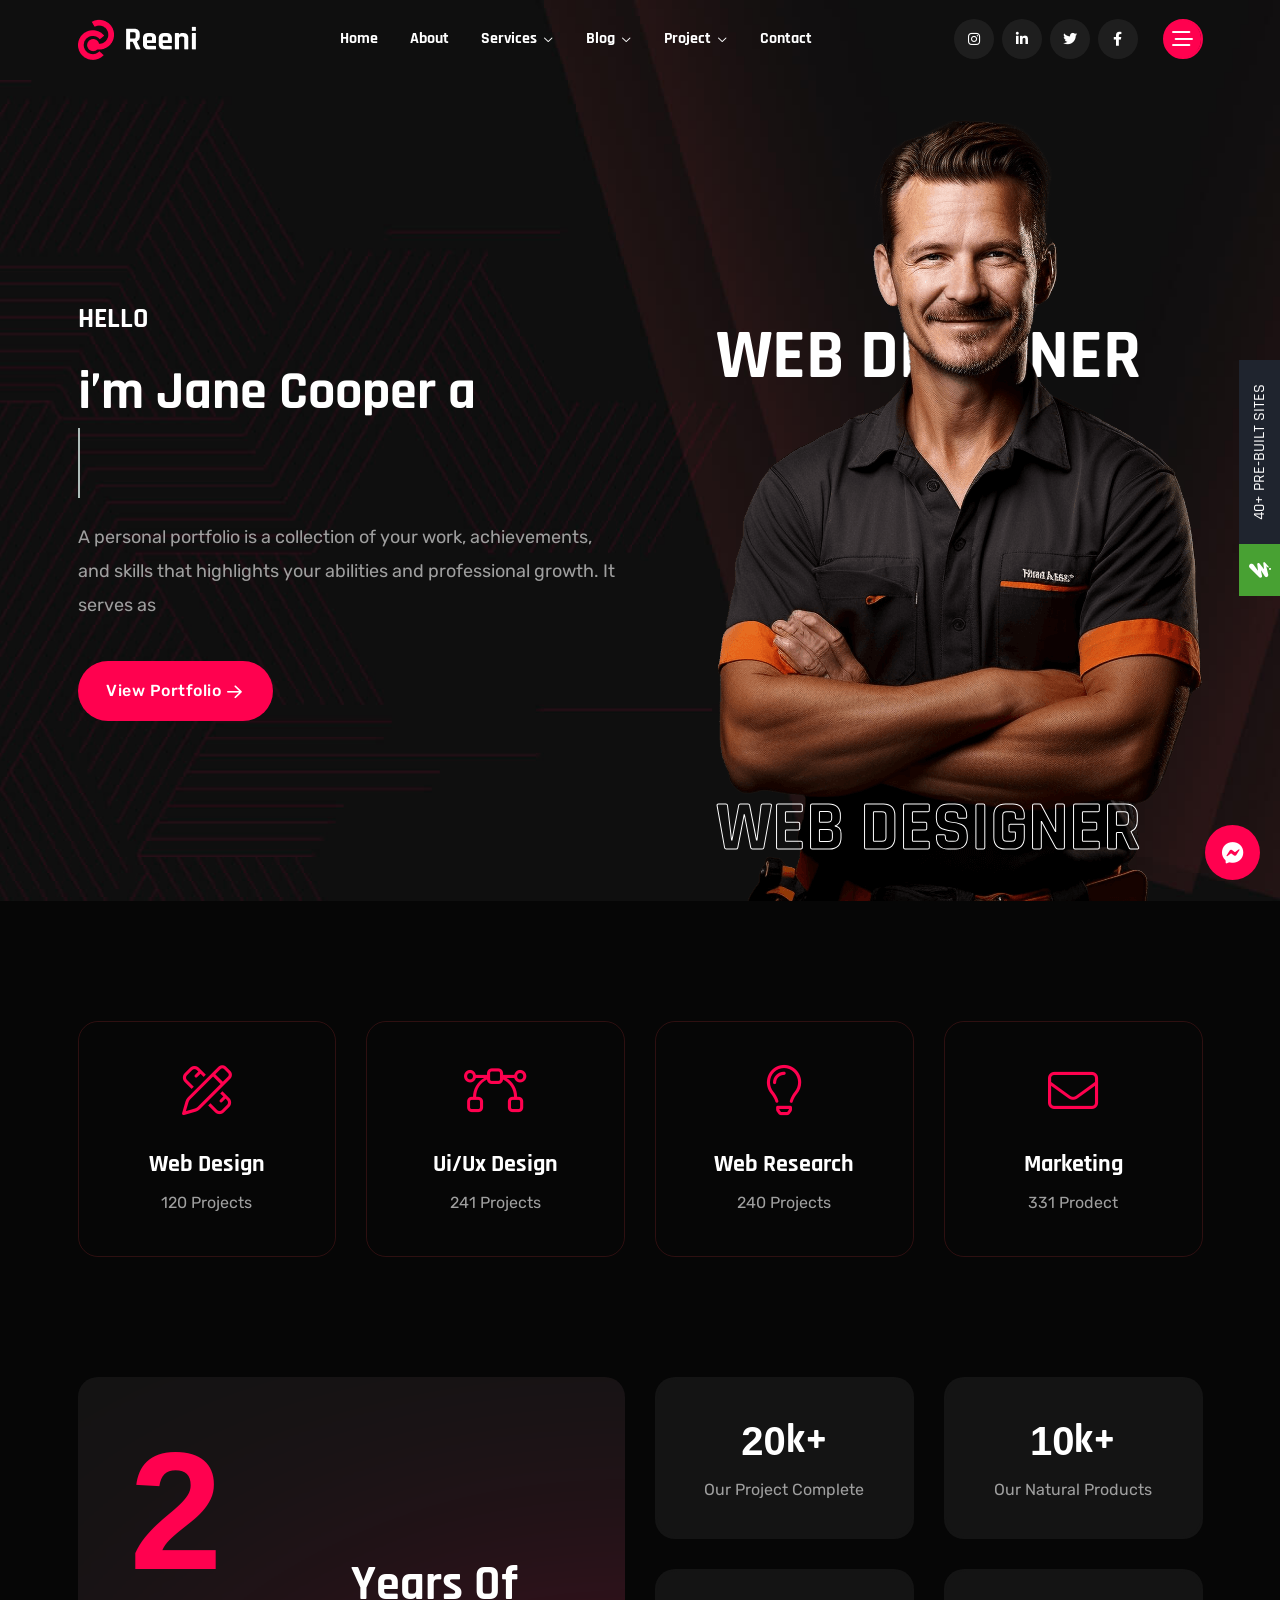
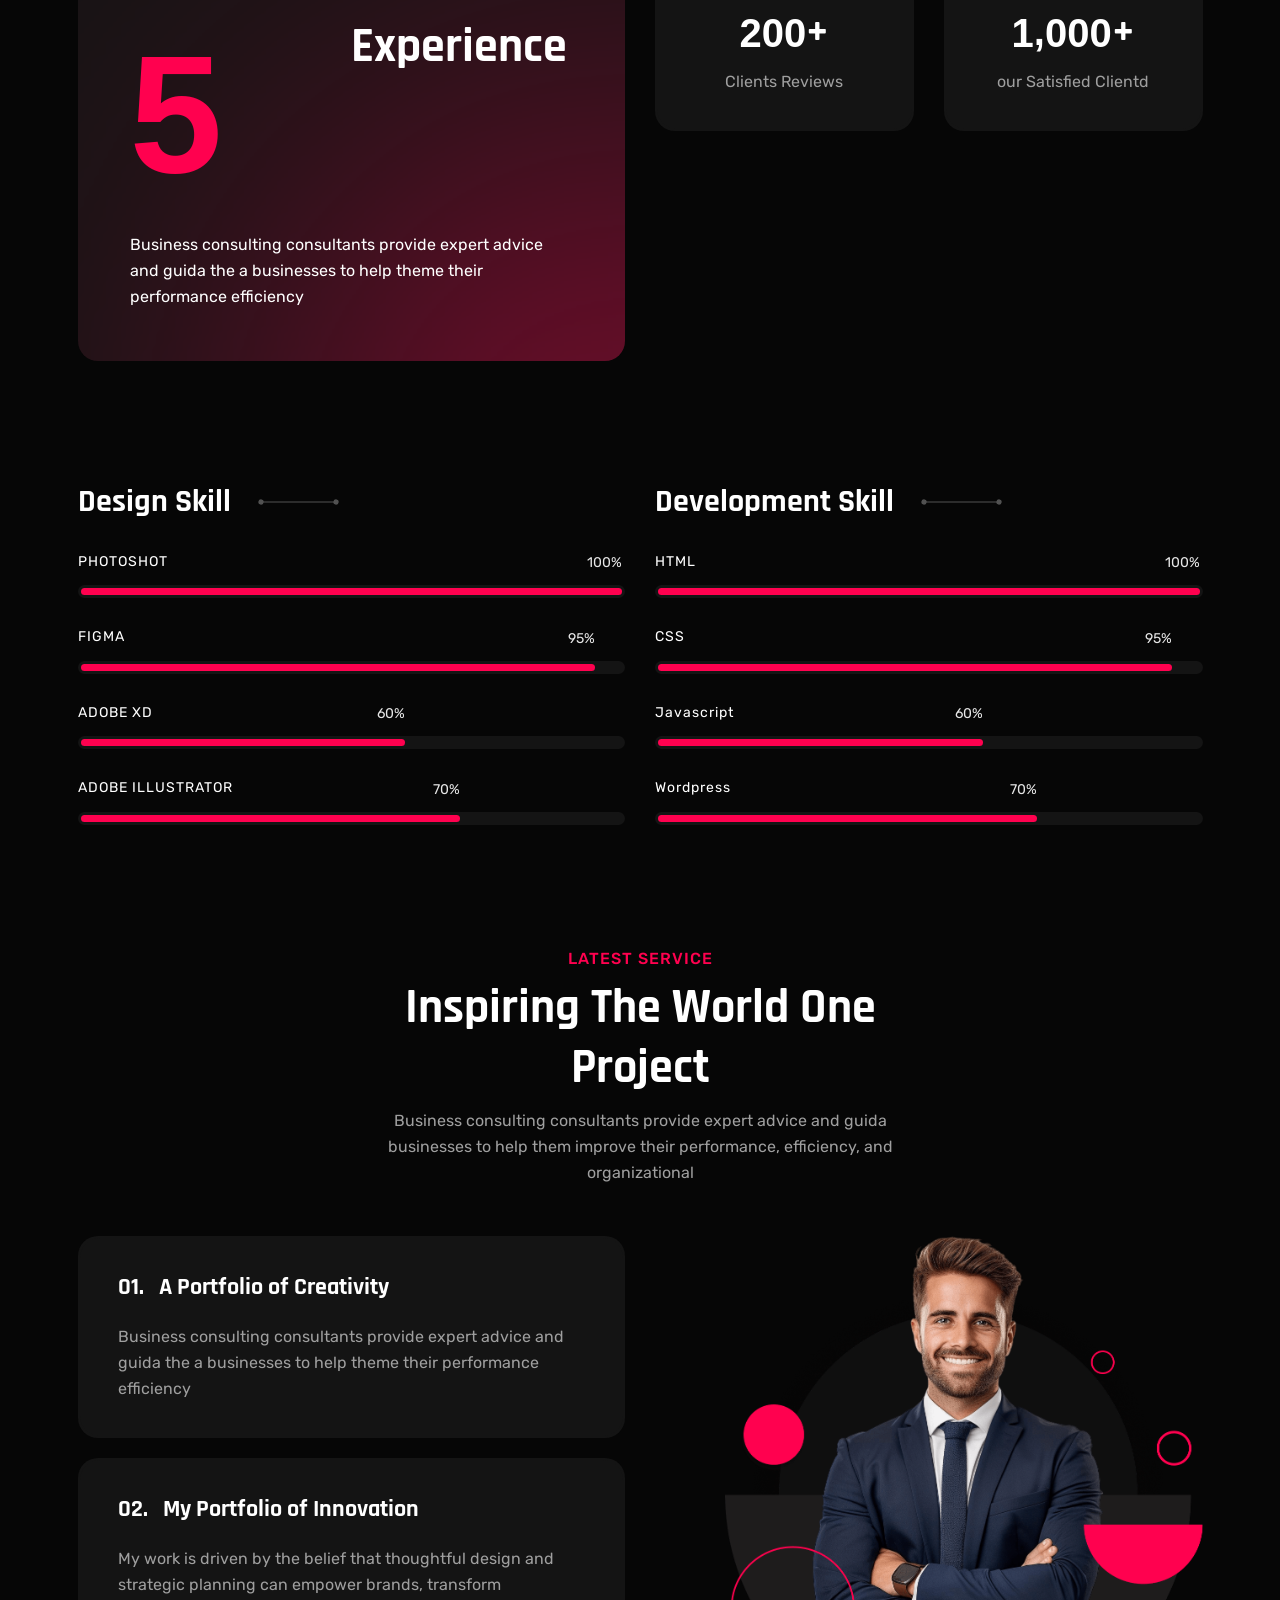
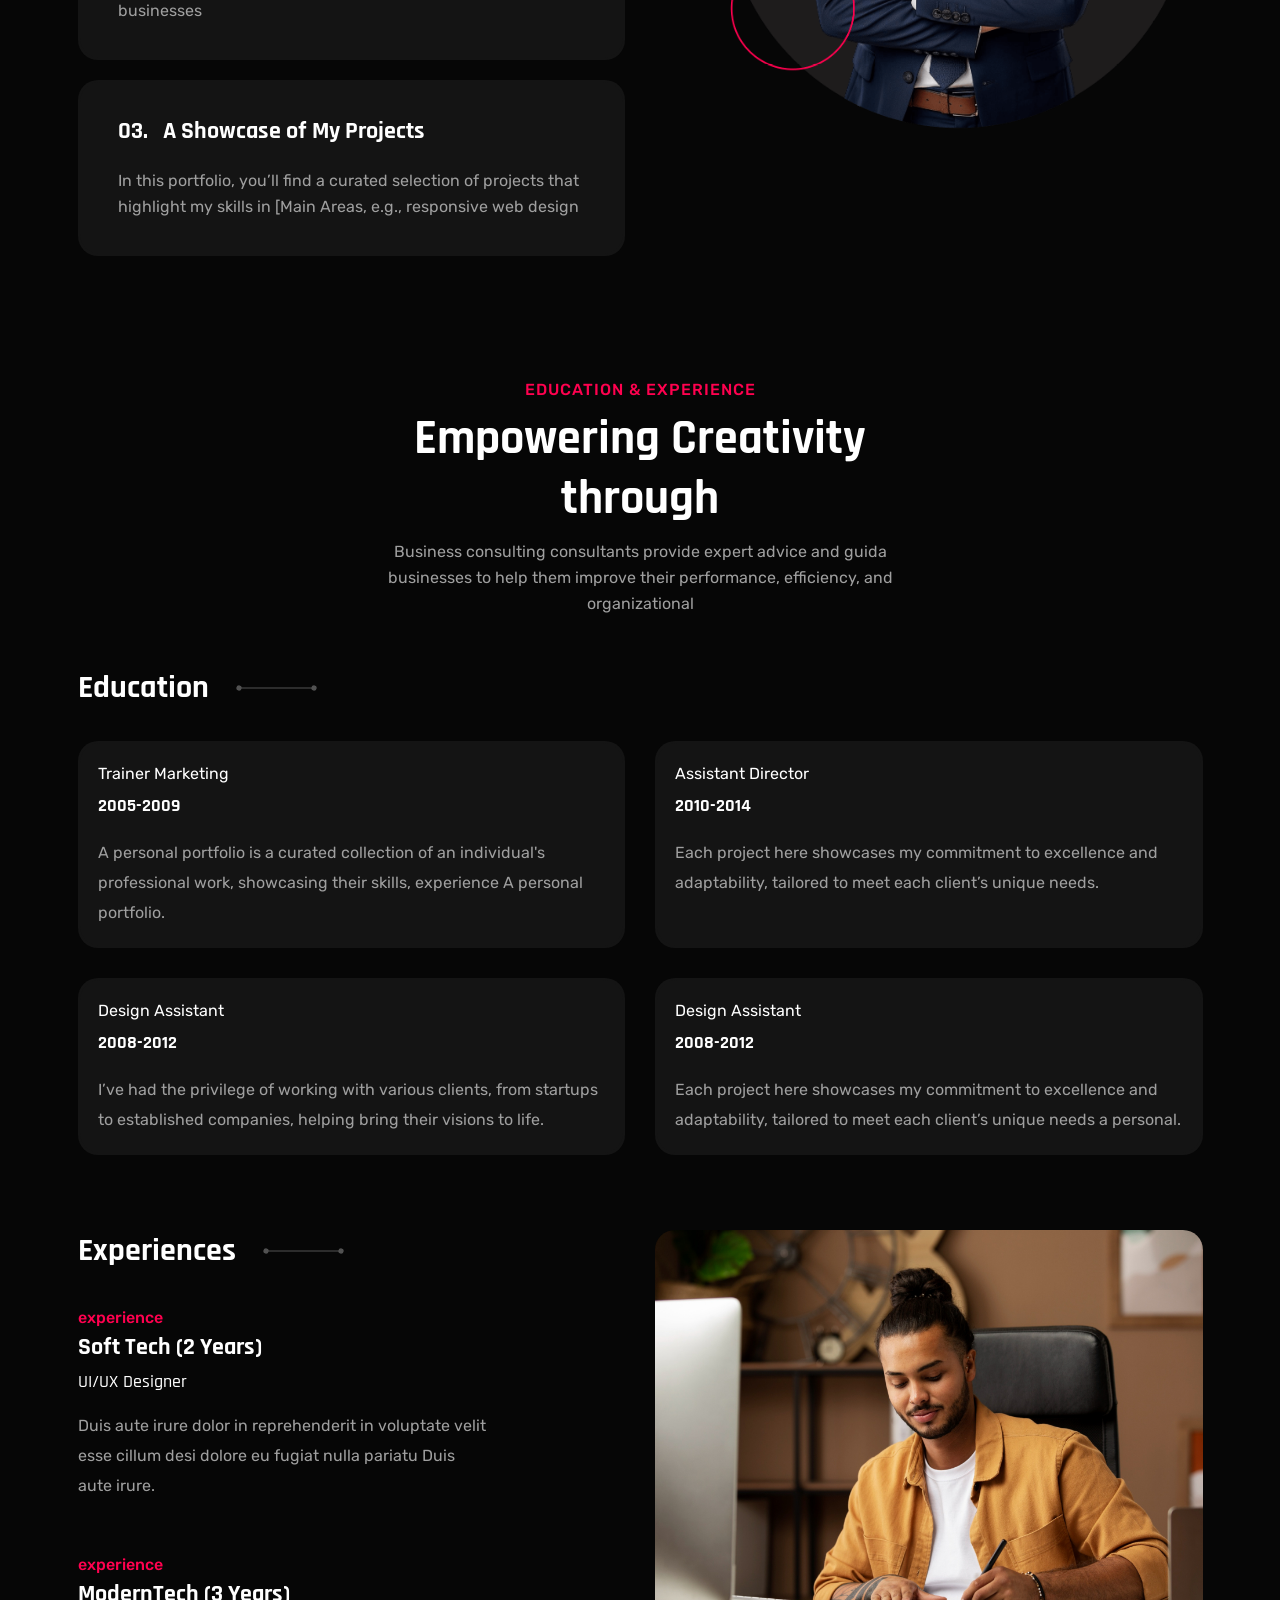
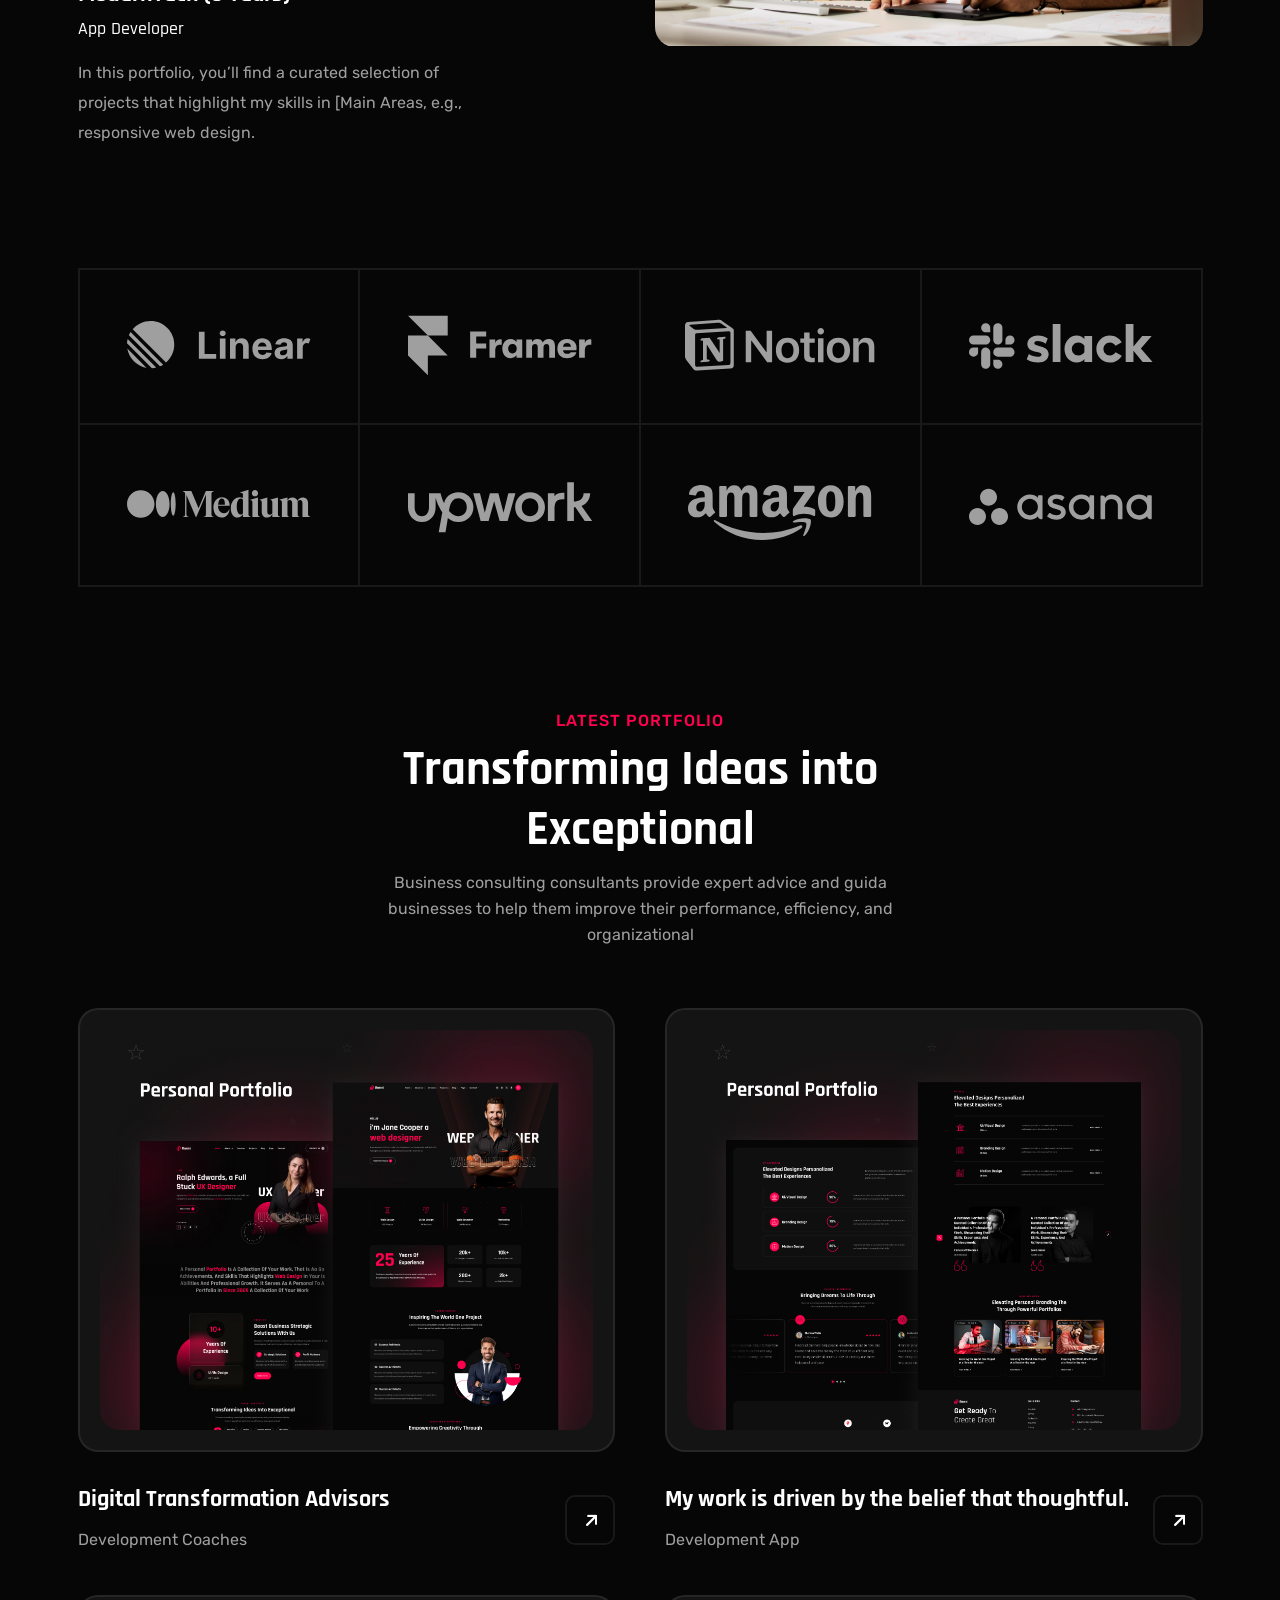
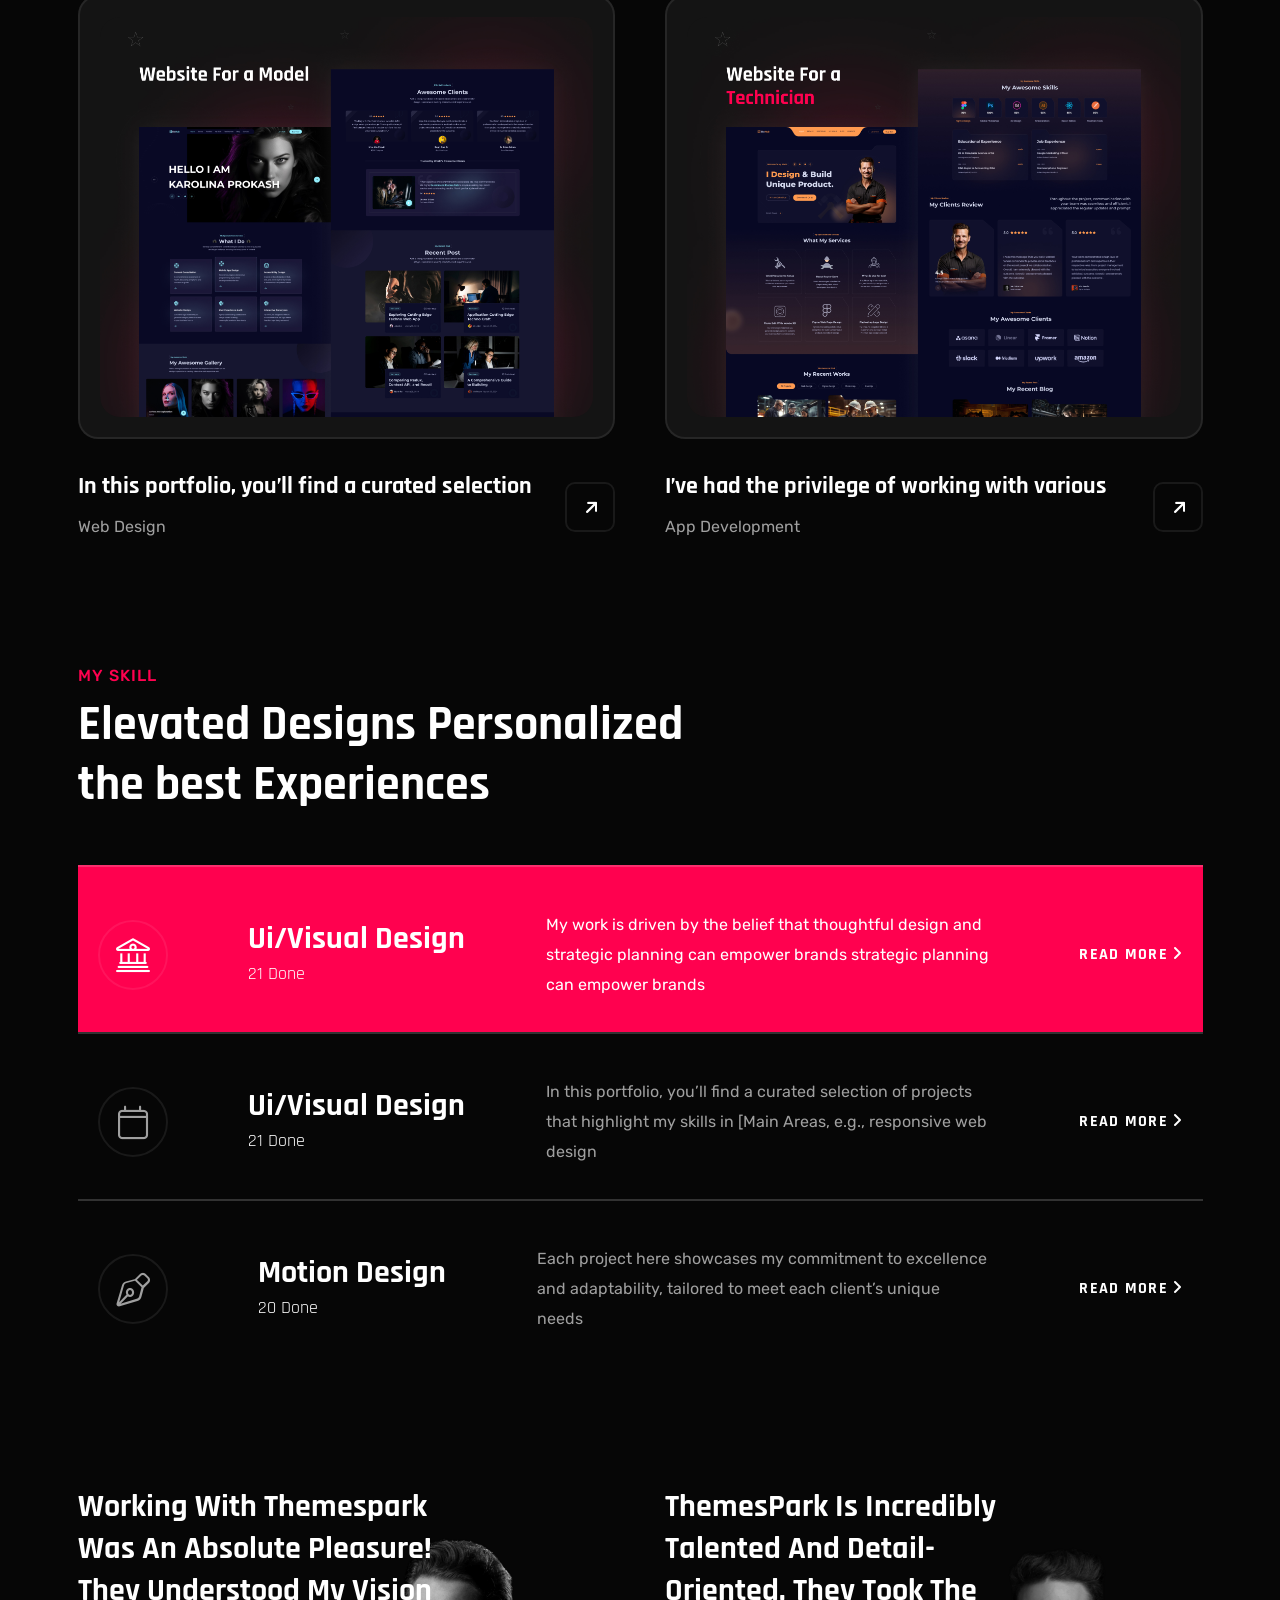
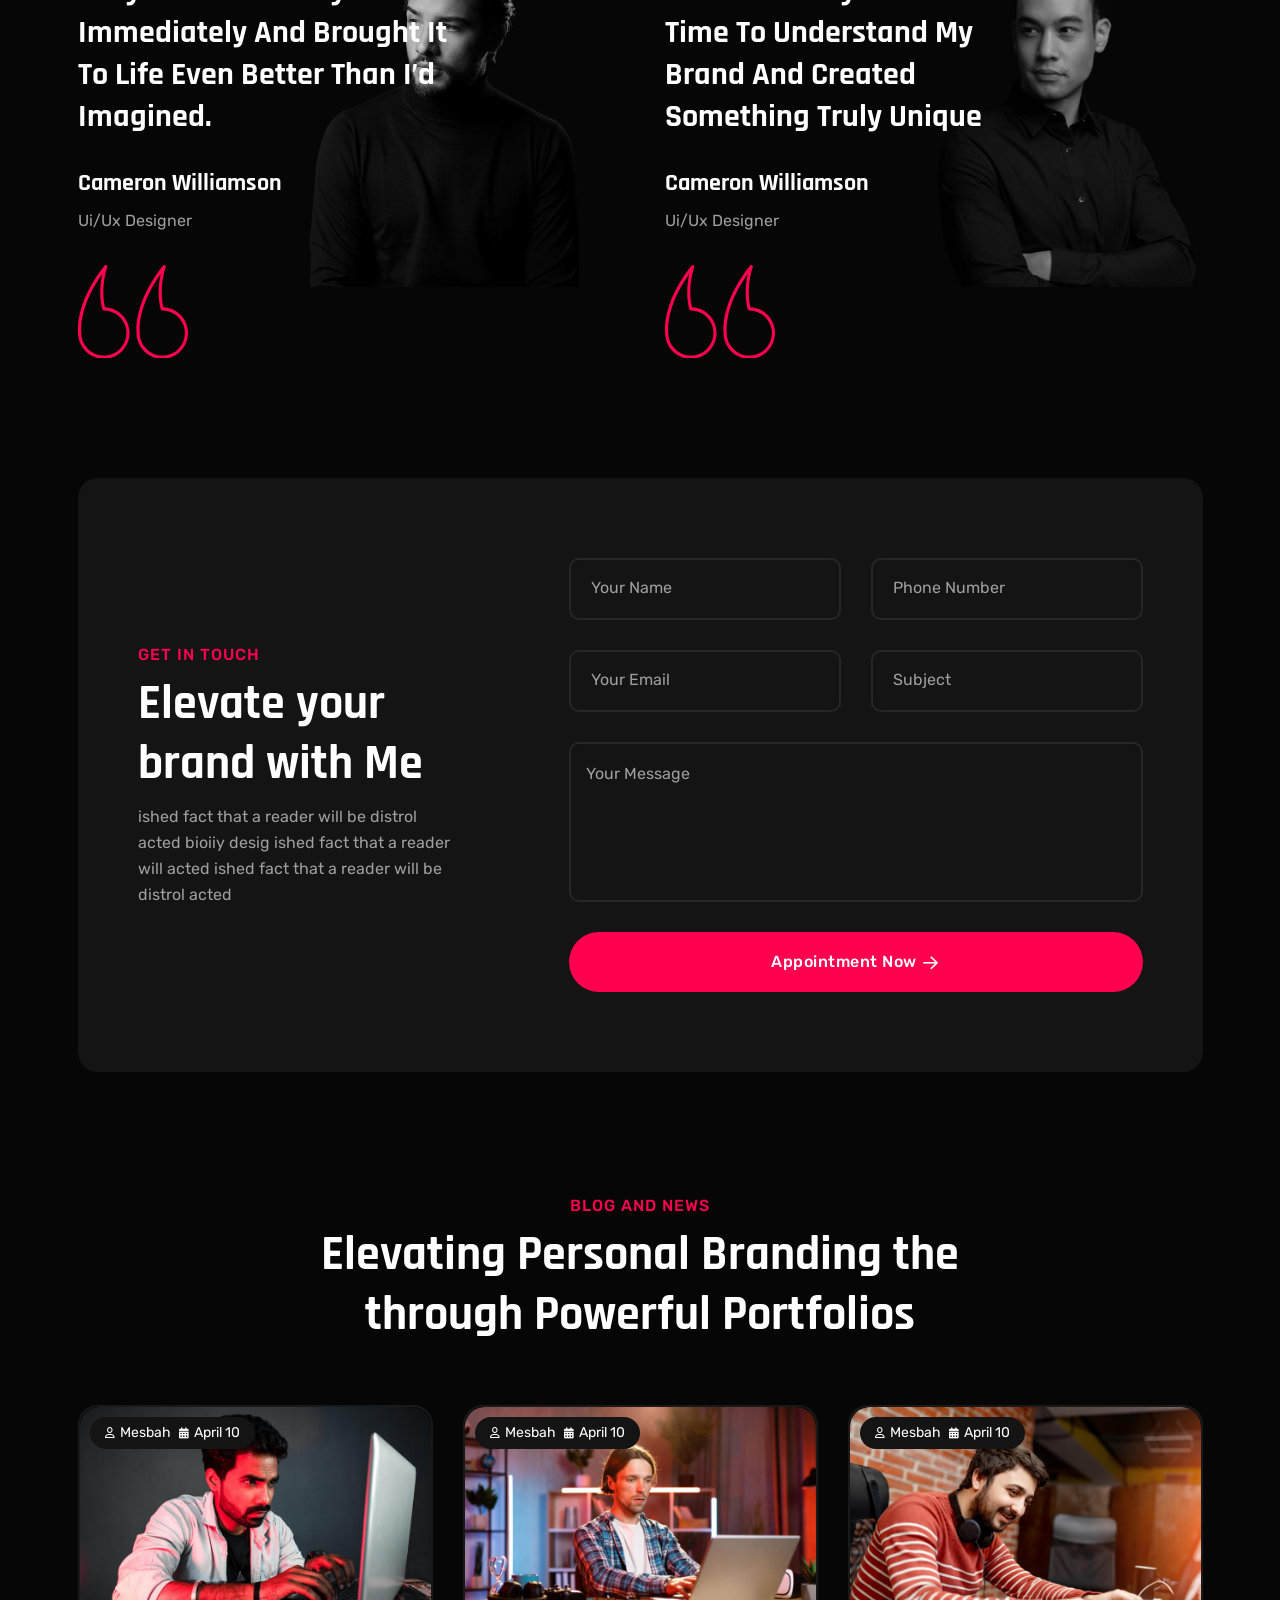
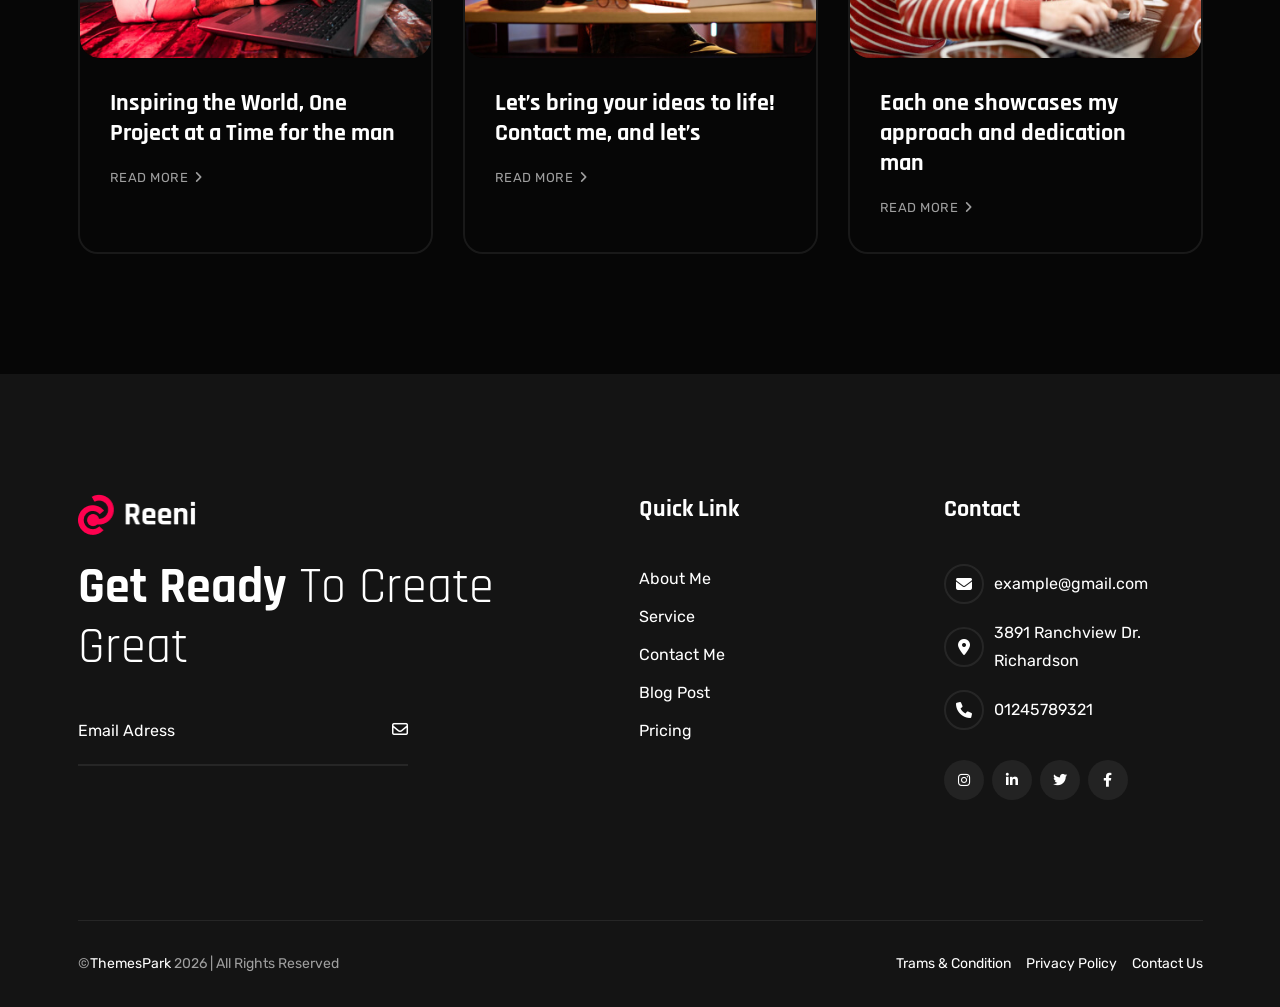
<file: ui/index.html>
<!DOCTYPE html>
<html lang="en">

<head>
    <meta charset="UTF-8">
    <meta http-equiv="X-UA-Compatible" content="IE=edge">
    <meta name="viewport" content="width=device-width, initial-scale=1.0">
    <meta name="description" content="Reeni is a modern personal portfolio template for designers, developers, content writer, cleaner, programmer, fashion designer, model, Influencer and freelancers. Fully responsive, SEO-friendly, Bootstrap and easy to customize.">
    <link rel="shortcut icon" type="image/x-icon" href="assets/images/favicon.svg">
    <title>Home One Reeni - Personal Portfolio HTML Template | Freelancer & Developer Portfolio</title>
    <!-- Bootstrap min css -->
    <link rel="stylesheet" href="assets/css/vendor/fontawesome.css">
    <link rel="stylesheet" href="assets/css/plugins/swiper.css">
    <link rel="stylesheet" href="assets/css/plugins/odometer.css">
    <link rel="stylesheet" href="assets/css/vendor/animate.min.css">
    <link rel="stylesheet" href="assets/css/vendor/bootstrap.min.css">
    <!-- custom css -->
    <link rel="stylesheet" href="assets/css/style.css">
</head>

<body>

    <!-- tpm-header-area start -->
    <header class="tmp-header-area-start header-one header--sticky header--transparent">
        <div class="container">
            <div class="row">
                <div class="col-lg-12">
                    <div class="header-content">
                        <div class="logo">
                            <a href="index.html">
                                <img class="logo-dark" src="assets/images/logo/white-logo-reeni.png" alt="Reeni - Personal Portfolio HTML Template for developers and freelancers">
                                <img class="logo-white" src="assets/images/logo/logo-white.png" alt="Reeni - Personal Portfolio HTML Template for developers and freelancers">
                            </a>
                        </div>
                        <nav class="tmp-mainmenu-nav d-none d-xl-block">
                            <ul class="tmp-mainmenu">
                                <li>
                                    <a href="#">Home
                                    </a>
                                    <!-- <ul class="submenu">
            <li><a href="index.html">Home 01</a></li>
            <li><a href="index-02.html">Home 02</a></li>
            <li><a href="index-03.html">Home 03</a></li>
            <li><a href="index-04.html">Home 04</a></li>
            <li><a href="index-05.html">Home 05</a></li>
            <li><a href="index-06.html">Home 06</a></li>
            <li><a href="index-07.html">Home 07</a></li>
            <li><a href="index-08.html">Home 08</a></li>
            <li><a href="index-09.html">Home 09</a></li>
            <li><a href="index-10.html">Home 10</a></li>
            <li><a href="index-11.html">Home 11</a></li>
            <li><a href="index-12.html">Home 12</a></li>
            <li><a href="index-13.html">Home 13</a></li>
        </ul> -->
                                </li>
                                <li>
                                    <a href="about.html">About</a>
                                </li>
                                <li class="has-dropdown">
                                    <a href="#">Services
                                        <i class="fa-regular fa-chevron-down"></i>
                                    </a>
                                    <ul class="submenu">
                                        <li><a href="service.html">Service</a></li>
                                        <li><a href="service-details.html">Service Details</a></li>
                                    </ul>
                                </li>
                                <li class="has-dropdown">
                                    <a href="#">Blog
                                        <i class="fa-regular fa-chevron-down"></i>
                                    </a>
                                    <ul class="submenu">
                                        <li><a href="blog.html">Blog Classic</a></li>
                                        <li><a href="blog-details.html">Blog Details</a></li>
                                    </ul>
                                </li>
                                <li class="has-dropdown">
                                    <a href="#">Project
                                        <i class="fa-regular fa-chevron-down"></i>
                                    </a>
                                    <ul class="submenu">
                                        <li><a href="project.html">Project</a></li>
                                        <li><a href="project-details.html">Project Details</a></li>
                                    </ul>
                                </li>
                                <li>
                                    <a href="contact.html">Contact</a>
                                </li>
                            </ul>

                        </nav>
                        <div class="tmp-header-right">
                            <div class="social-share-wrapper d-none d-md-block">
                                <div class="social-link">
                                    <a href="#"><i class="fa-brands fa-instagram"></i></a>
                                    <a href="#"><i class="fa-brands fa-linkedin-in"></i></a>
                                    <a href="#"><i class="fa-brands fa-twitter"></i></a>
                                    <a href="#"><i class="fa-brands fa-facebook-f"></i></a>
                                </div>
                            </div>
                            <div class="actions-area">
                                <div class="tmp-side-collups-area d-none d-xl-block">
                                    <button class="tmp-menu-bars tmp_button_active"><i class="fa-regular fa-bars-staggered"></i></button>
                                </div>
                                <div class="tmp-side-collups-area d-block d-xl-none">
                                    <button class="tmp-menu-bars humberger_menu_active"><i class="fa-regular fa-bars-staggered"></i></button>
                                </div>
                            </div>
                        </div>
                    </div>
                </div>
            </div>
        </div>
    </header>
    <!-- tpm-header-area end -->

    <div class="d-none d-xl-block">
        <div class="tmp-sidebar-area tmp_side_bar">
            <div class="inner">
                <div class="top-area">
                    <a href="index.html" class="logo">
                        <img class="logo-dark" src="assets/images/logo/white-logo-reeni.png" alt="Reeni - Personal Portfolio HTML Template for developers and freelancers">
                        <img class="logo-white" src="assets/images/logo/logo-white.png" alt="Reeni - Personal Portfolio HTML Template for developers and freelancers">
                    </a>
                    <div class="close-icon-area">
                        <button class="tmp-round-action-btn close_side_menu_active">
                            <i class="fa-sharp fa-light fa-xmark"></i>
                        </button>
                    </div>
                </div>
                <div class="content-wrapper">
                    <div class="image-area-feature">
                        <a href="index.html">
                            <img src="assets/images/logo/man.png" alt="personal-logo">
                        </a>
                    </div>
                    <h5 class="title mt--30">Freelancer delivering exceptional Webflow, and Next.js solutions.</h5>
                    <p class="disc">I am a skilled freelancer specializing in Webflow development, Figma design, and Next.js projects. I deliver creative, dynamic, and user-centric web solutions.
                    </p>
                    <div class="short-contact-area">
                        <!-- single contact information -->
                        <div class="single-contact">
                            <i class="fa-solid fa-phone"></i>
                            <div class="information tmp-link-animation">
                                <span>Call Now</span>
                                <a href="#" class="number">+92 (8800) - 98670</a>
                            </div>
                        </div>
                        <!-- single contact information end -->

                        <!-- single contact information -->
                        <div class="single-contact">
                            <i class="fa-solid fa-envelope"></i>
                            <div class="information tmp-link-animation">
                                <span>Mail Us</span>
                                <a href="#" class="number">example@info.com</a>
                            </div>
                        </div>
                        <!-- single contact information end -->

                        <!-- single contact information -->
                        <div class="single-contact">
                            <i class="fa-solid fa-location-crosshairs"></i>
                            <div class="information tmp-link-animation">
                                <span>My Address</span>
                                <span class="number">66 Broklyant, New York 3269</span>
                            </div>
                        </div>
                        <!-- single contact information end -->
                    </div>
                    <!-- social area start -->
                    <div class="social-wrapper mt--20">
                        <span class="subtitle">find with me</span>
                        <div class="social-link">
                            <a href="#"><i class="fa-brands fa-instagram"></i></a>
                            <a href="#"><i class="fa-brands fa-linkedin-in"></i></a>
                            <a href="#"><i class="fa-brands fa-twitter"></i></a>
                            <a href="#"><i class="fa-brands fa-facebook-f"></i></a>
                        </div>
                    </div>
                    <!-- social area end -->
                </div>
            </div>
        </div>
        <a class="overlay_close_side_menu close_side_menu_active" href="javascript:void(0);"></a>
    </div>

    <div class="d-block d-xl-none">
        <div class="tmp-popup-mobile-menu">
            <div class="inner">
                <div class="header-top">
                    <div class="logo">
                        <a href="index.html" class="logo-area">
                            <img class="logo-dark" src="assets/images/logo/white-logo-reeni.png" alt="Reeni - Personal Portfolio HTML Template for developers and freelancers">
                            <img class="logo-white" src="assets/images/logo/logo-white.png" alt="Reeni - Personal Portfolio HTML Template for developers and freelancers">
                        </a>

                    </div>
                    <div class="close-menu">
                        <button class="close-button tmp-round-action-btn">
                            <i class="fa-sharp fa-light fa-xmark"></i>
                        </button>
                    </div>
                </div>
                <ul class="tmp-mainmenu">
                    <li>
                        <a href="#">Home
                        </a>
                        <!-- <ul class="submenu">
            <li><a href="index.html">Home 01</a></li>
            <li><a href="index-02.html">Home 02</a></li>
            <li><a href="index-03.html">Home 03</a></li>
            <li><a href="index-04.html">Home 04</a></li>
            <li><a href="index-05.html">Home 05</a></li>
            <li><a href="index-06.html">Home 06</a></li>
            <li><a href="index-07.html">Home 07</a></li>
            <li><a href="index-08.html">Home 08</a></li>
            <li><a href="index-09.html">Home 09</a></li>
            <li><a href="index-10.html">Home 10</a></li>
            <li><a href="index-11.html">Home 11</a></li>
            <li><a href="index-12.html">Home 12</a></li>
            <li><a href="index-13.html">Home 13</a></li>
        </ul> -->
                    </li>
                    <li>
                        <a href="about.html">About</a>
                    </li>
                    <li class="has-dropdown">
                        <a href="#">Services
                            <i class="fa-regular fa-chevron-down"></i>
                        </a>
                        <ul class="submenu">
                            <li><a href="service.html">Service</a></li>
                            <li><a href="service-details.html">Service Details</a></li>
                        </ul>
                    </li>
                    <li class="has-dropdown">
                        <a href="#">Blog
                            <i class="fa-regular fa-chevron-down"></i>
                        </a>
                        <ul class="submenu">
                            <li><a href="blog.html">Blog Classic</a></li>
                            <li><a href="blog-details.html">Blog Details</a></li>
                        </ul>
                    </li>
                    <li class="has-dropdown">
                        <a href="#">Project
                            <i class="fa-regular fa-chevron-down"></i>
                        </a>
                        <ul class="submenu">
                            <li><a href="project.html">Project</a></li>
                            <li><a href="project-details.html">Project Details</a></li>
                        </ul>
                    </li>
                    <li>
                        <a href="contact.html">Contact</a>
                    </li>
                </ul>


                <div class="social-wrapper mt--40">
                    <span class="subtitle">find with me</span>
                    <div class="social-link">
                        <a href="#"><i class="fa-brands fa-instagram"></i></a>
                        <a href="#"><i class="fa-brands fa-linkedin-in"></i></a>
                        <a href="#"><i class="fa-brands fa-twitter"></i></a>
                        <a href="#"><i class="fa-brands fa-facebook-f"></i></a>
                    </div>
                </div>
                <!-- social area end -->



            </div>
        </div>
    </div>



    <!-- tmp banner area start -->
    <div class="tmp-banner-one-area">
        <div class="container">
            <div class="banner-one-main-wrapper">
                <div class="row align-items-center">
                    <div class="col-lg-6 order-lg-2">
                        <div class="banner-right-content">
                            <img class="tmp-scroll-trigger tmp-zoom-in animation-order-1" src="assets/images/banner/banner-user-image-one.png" alt="banner-img">
                            <h2 class="banner-big-text-1 up-down">WEB DESIGNER</h2>
                            <h2 class="banner-big-text-2 up-down-2">WEB DESIGNER</h2>
                        </div>
                    </div>
                    <div class="col-lg-6 order-lg-1">
                        <div class="inner">
                            <span class="sub-title tmp-scroll-trigger tmp-fade-in animation-order-1">Hello</span>
                            <h1 class="title tmp-scroll-trigger tmp-fade-in animation-order-2 mt--5">i’m
                                Jane Cooper a <br>
                                <span class="header-caption">
                                    <span class="cd-headline clip is-full-width">
                                        <span class="cd-words-wrapper">
                                            <b class="is-visible theme-gradient">Web Designer.</b>
                                            <b class="is-hidden theme-gradient">Web Developer.</b>
                                            <b class="is-hidden theme-gradient">UI/UX Designer.</b>
                                            <b class="is-hidden theme-gradient">Freelancer.</b>
                                            <b class="is-hidden theme-gradient">Content Writer.</b>
                                        </span>
                                </span>
                                </span>
                            </h1>
                            <p class="disc tmp-scroll-trigger tmp-fade-in animation-order-3"> A personal portfolio is a
                                collection of your work, achievements, and skills
                                that highlights your abilities and professional growth. It serves as </p>
                            <div class="button-area-banner-one tmp-scroll-trigger tmp-fade-in animation-order-4">
                                <a class="tmp-btn hover-icon-reverse radius-round" href="project.html">
                                    <span class="icon-reverse-wrapper">
                                        <span class="btn-text">View Portfolio</span>
                                    <span class="btn-icon"><i class="fa-sharp fa-regular fa-arrow-right"></i></span>
                                    <span class="btn-icon"><i class="fa-sharp fa-regular fa-arrow-right"></i></span>
                                    </span>
                                </a>
                            </div>
                        </div>
                    </div>
                </div>
            </div>
        </div>
    </div>
    <!-- tmp banner area end -->


    <!-- Tpm Service Area Start -->
    <section class="service-area tmp-section-gap">
        <div class="container">
            <div class="row justify-content-center">
                <div class="col-lg-3 col-md-4 col-sm-6">
                    <div class="service-card-v1 tmp-scroll-trigger tmp-fade-in animation-order-1 tmp-link-animation">
                        <div class="service-card-icon">
                            <i class="fa-light fa-pen-ruler"></i>
                        </div>
                        <h4 class="service-title"><a href="service-details.html">Web Design</a></h4>
                        <p class="service-para">120 Projects</p>
                    </div>
                </div>
                <div class="col-lg-3 col-md-4 col-sm-6">
                    <div class="service-card-v1 tmp-scroll-trigger tmp-fade-in animation-order-2 tmp-link-animation">
                        <div class="service-card-icon">
                            <i class="fa-light fa-bezier-curve"></i>
                        </div>
                        <h4 class="service-title"><a href="service-details.html">Ui/Ux Design</a></h4>
                        <p class="service-para">241 Projects</p>
                    </div>
                </div>
                <div class="col-lg-3 col-md-4 col-sm-6">
                    <div class="service-card-v1 tmp-scroll-trigger tmp-fade-in animation-order-3 tmp-link-animation">
                        <div class="service-card-icon">
                            <i class="fa-light fa-lightbulb"></i>
                        </div>
                        <h4 class="service-title"><a href="service-details.html">Web Research</a></h4>
                        <p class="service-para">240 Projects</p>
                    </div>
                </div>
                <div class="col-lg-3 col-md-4 col-sm-6">
                    <div class="service-card-v1 tmp-scroll-trigger tmp-fade-in animation-order-4 tmp-link-animation">
                        <div class="service-card-icon">
                            <i class="fa-light fa-envelope"></i>
                        </div>
                        <h4 class="service-title"><a href="service-details.html">Marketing</a></h4>
                        <p class="service-para">331 Prodect</p>
                    </div>
                </div>
            </div>
        </div>
    </section>
    <!-- Tpm Service Area End -->


    <!-- Tpm Counter Area Start -->
    <section class="counter-area">
        <div class="container">
            <div class="row g-5">
                <div class="col-12 col-lg-6 col-xl-6 col-xxl-6">
                    <div class="year-of-expariance-wrapper bg-blur-style-one tmp-scroll-trigger tmp-fade-in animation-order-1">
                        <div class="year-expariance-wrap">
                            <!-- <h2 class="year-number"><span class="counter">25 </span> </h2> -->
                            <h2 class="counter year-number"><span class="odometer" data-count="25">00</span>
                            </h2>
                            <h3 class="year-title">Years Of <br> experience</h3>
                        </div>
                        <p class="year-para">Business consulting consultants provide expert advice and guida the a
                            businesses to help theme their performance efficiency</p>
                    </div>
                </div>
                <div class="col-12 col-lg-6 col-xl-6 col-xxl-6">
                    <div class="counter-area-right-content">
                        <div class="row g-5">
                            <div class="col-lg-6 col-sm-6 col-12">
                                <div class="counter-card tmponhover tmp-scroll-trigger tmp-fade-in animation-order-1">
                                    <h3 class="counter counter-title"><span class="odometer" data-count="20">00</span>k+
                                    </h3>
                                    <p class="counter-para">Our Project Complete</p>
                                </div>
                            </div>
                            <div class="col-lg-6 col-sm-6 col-12">
                                <div class="counter-card tmponhover tmp-scroll-trigger tmp-fade-in animation-order-2">
                                    <h3 class="counter counter-title"><span class="odometer" data-count="10">00</span>k+
                                    </h3>
                                    <p class="counter-para">Our Natural Products</p>
                                </div>
                            </div>
                            <div class="col-lg-6 col-sm-6 col-12">
                                <div class="counter-card tmponhover tmp-scroll-trigger tmp-fade-in animation-order-3">
                                    <h3 class="counter counter-title"><span class="odometer" data-count="200">00</span>+
                                    </h3>
                                    <p class="counter-para">Clients Reviews</p>
                                </div>
                            </div>
                            <div class="col-lg-6 col-sm-6 col-12">
                                <div class="counter-card tmponhover tmp-scroll-trigger tmp-fade-in animation-order-4">
                                    <h3 class="counter counter-title"><span class="odometer" data-count="1000">00</span>+
                                    </h3>
                                    <p class="counter-para">our Satisfied Clientd</p>
                                </div>
                            </div>
                        </div>
                    </div>
                </div>
            </div>
        </div>
    </section>
    <!-- Tpm Counter Area End -->

    <!-- tmp skill area start -->
    <div class="tmp-skill-area tmp-section-gapTop">
        <div class="container">
            <div class="row g-5">
                <div class="col-lg-6">
                    <div class="progress-wrapper">
                        <div class="content">
                            <h2 class="custom-title mb--30 tmp-scroll-trigger tmp-fade-in animation-order-1">
                                Design Skill <span><img src="assets/images/custom-line/custom-line.png" alt="custom-line"></span>
                            </h2>
                            <!-- Start Single Progress Charts -->
                            <div class="progress-charts">
                                <h6 class="heading heading-h6">
                                    PHOTOSHOT</h6>
                                <div class="progress">
                                    <div class="progress-bar wow fadeInLeft" data-wow-duration="0.5s" data-wow-delay=".3s" role="progressbar" style="width: 100%; visibility: visible; animation-duration: 0.5s; animation-delay: 0.3s; animation-name: fadeInLeft;" aria-valuenow="85" aria-valuemin="0" aria-valuemax="100">
                                        <span class="percent-label">100%</span>
                                    </div>
                                </div>
                            </div>
                            <!-- End Single Progress Charts -->

                            <!-- Start Single Progress Charts -->
                            <div class="progress-charts">
                                <h6 class="heading heading-h6">
                                    FIGMA</h6>
                                <div class="progress">
                                    <div class="progress-bar wow fadeInLeft" data-wow-duration="0.6s" data-wow-delay=".4s" role="progressbar" style="width: 95%; visibility: visible; animation-duration: 0.6s; animation-delay: 0.4s; animation-name: fadeInLeft;" aria-valuenow="85" aria-valuemin="0" aria-valuemax="100">
                                        <span class="percent-label">95%</span>
                                    </div>
                                </div>
                            </div>
                            <!-- End Single Progress Charts -->

                            <!-- Start Single Progress Charts -->
                            <div class="progress-charts">
                                <h6 class="heading heading-h6">
                                    ADOBE XD</h6>
                                <div class="progress">
                                    <div class="progress-bar wow fadeInLeft" data-wow-duration="0.7s" data-wow-delay=".5s" role="progressbar" style="width: 60%; visibility: visible; animation-duration: 0.7s; animation-delay: 0.5s; animation-name: fadeInLeft;" aria-valuenow="85" aria-valuemin="0" aria-valuemax="100">
                                        <span class="percent-label">60%</span>
                                    </div>
                                </div>
                            </div>
                            <!-- End Single Progress Charts -->

                            <!-- Start Single Progress Charts -->
                            <div class="progress-charts">
                                <h6 class="heading heading-h6">
                                    ADOBE ILLUSTRATOR</h6>
                                <div class="progress">
                                    <div class="progress-bar wow fadeInLeft" data-wow-duration="0.8s" data-wow-delay=".6s" role="progressbar" style="width: 70%; visibility: visible; animation-duration: 0.8s; animation-delay: 0.6s; animation-name: fadeInLeft;" aria-valuenow="85" aria-valuemin="0" aria-valuemax="100">
                                        <span class="percent-label">70%</span>
                                    </div>
                                </div>
                            </div>
                            <!-- End Single Progress Charts -->

                        </div>
                    </div>
                </div>
                <div class="col-lg-6">
                    <div class="progress-wrapper">
                        <div class="content">
                            <h2 class="custom-title mb--30 tmp-scroll-trigger tmp-fade-in animation-order-1">
                                Development Skill <span><img src="assets/images/custom-line/custom-line.png" alt="custom-line"></span>
                            </h2>
                            <!-- Start Single Progress Charts -->
                            <div class="progress-charts">
                                <h6 class="heading heading-h6">
                                    HTML</h6>
                                <div class="progress">
                                    <div class="progress-bar wow fadeInLeft" data-wow-duration="0.5s" data-wow-delay=".3s" role="progressbar" style="width: 100%; visibility: visible; animation-duration: 0.5s; animation-delay: 0.3s; animation-name: fadeInLeft;" aria-valuenow="85" aria-valuemin="0" aria-valuemax="100">
                                        <span class="percent-label">100%</span>
                                    </div>
                                </div>
                            </div>
                            <!-- End Single Progress Charts -->

                            <!-- Start Single Progress Charts -->
                            <div class="progress-charts">
                                <h6 class="heading heading-h6">
                                    CSS</h6>
                                <div class="progress">
                                    <div class="progress-bar wow fadeInLeft" data-wow-duration="0.6s" data-wow-delay=".4s" role="progressbar" style="width: 95%; visibility: visible; animation-duration: 0.6s; animation-delay: 0.4s; animation-name: fadeInLeft;" aria-valuenow="85" aria-valuemin="0" aria-valuemax="100">
                                        <span class="percent-label">95%</span>
                                    </div>
                                </div>
                            </div>
                            <!-- End Single Progress Charts -->

                            <!-- Start Single Progress Charts -->
                            <div class="progress-charts">
                                <h6 class="heading heading-h6">
                                    Javascript</h6>
                                <div class="progress">
                                    <div class="progress-bar wow fadeInLeft" data-wow-duration="0.7s" data-wow-delay=".5s" role="progressbar" style="width: 60%; visibility: visible; animation-duration: 0.7s; animation-delay: 0.5s; animation-name: fadeInLeft;" aria-valuenow="85" aria-valuemin="0" aria-valuemax="100">
                                        <span class="percent-label">60%</span>
                                    </div>
                                </div>
                            </div>
                            <!-- End Single Progress Charts -->

                            <!-- Start Single Progress Charts -->
                            <div class="progress-charts">
                                <h6 class="heading heading-h6">
                                    Wordpress</h6>
                                <div class="progress">
                                    <div class="progress-bar wow fadeInLeft" data-wow-duration="0.8s" data-wow-delay=".6s" role="progressbar" style="width: 70%; visibility: visible; animation-duration: 0.8s; animation-delay: 0.6s; animation-name: fadeInLeft;" aria-valuenow="85" aria-valuemin="0" aria-valuemax="100">
                                        <span class="percent-label">70%</span>
                                    </div>
                                </div>
                            </div>
                            <!-- End Single Progress Charts -->

                        </div>
                    </div>
                </div>
            </div>
        </div>
    </div>
    <!-- tmp skill area end -->

    <!-- Tpm Latest Service Area Start -->
    <section class="latest-service-area tmp-section-gapTop">
        <div class="container">
            <div class="section-head mb--50">
                <div class="section-sub-title center-title tmp-scroll-trigger tmp-fade-in animation-order-1">
                    <span class="subtitle">Latest Service</span>
                </div>
                <h2 class="title split-collab tmp-scroll-trigger tmp-fade-in animation-order-2">Inspiring The World One
                    <br> Project
                </h2>
                <p class="description section-sm tmp-scroll-trigger tmp-fade-in animation-order-3"> Business consulting
                    consultants provide expert advice and guida
                    businesses to help them improve their performance, efficiency, and organizational </p>
            </div>
            <div class="row">
                <div class="col-lg-6">
                    <div class="service-card-v2 tmponhover tmp-scroll-trigger tmp-fade-in animation-order-1">
                        <h2 class="service-card-num"><span>01.</span>A Portfolio of Creativity</h2>
                        <p class="service-para">Business consulting consultants provide expert advice and guida the a
                            businesses to help theme their performance efficiency</p>
                    </div>
                    <div class="service-card-v2 tmponhover tmp-scroll-trigger tmp-fade-in animation-order-2">
                        <h2 class="service-card-num"><span>02.</span>My Portfolio of Innovation</h2>
                        <p class="service-para">My work is driven by the belief that thoughtful design and strategic planning can empower brands, transform businesses</p>
                    </div>
                    <div class="service-card-v2 tmponhover tmp-scroll-trigger tmp-fade-in animation-order-3">
                        <h2 class="service-card-num"><span>03.</span>A Showcase of My Projects</h2>
                        <p class="service-para">In this portfolio, you’ll find a curated selection of projects that highlight my skills in [Main Areas, e.g., responsive web design</p>
                    </div>
                </div>
                <div class="col-lg-6">
                    <div class="service-card-user-image">
                        <img class="tmp-scroll-trigger tmp-zoom-in animation-order-1" src="assets/images/services/latest-services-user-image.png" alt="latest-user-image">
                    </div>
                </div>
            </div>
        </div>
    </section>
    <!-- Tpm Latest Service Area End -->

    <!-- Tpm Education Experience Area Start -->
    <section class="education-experience tmp-section-gapTop">
        <div class="container">
            <div class="section-head mb--50">
                <div class="section-sub-title center-title tmp-scroll-trigger tmp-fade-in animation-order-1">
                    <span class="subtitle">Education & Experience</span>
                </div>
                <h2 class="title split-collab tmp-scroll-trigger tmp-fade-in animation-order-2">Empowering Creativity
                    <br> through
                </h2>
                <p class="description section-sm tmp-scroll-trigger tmp-fade-in animation-order-3">Business consulting
                    consultants provide expert advice and guida
                    businesses to help them improve their performance, efficiency, and organizational</p>
            </div>
            <h2 class="custom-title mb-32 tmp-scroll-trigger tmp-fade-in animation-order-1">Education <span><img
                        src="assets/images/custom-line/custom-line.png" alt="custom-line"></span>
            </h2>
            <div class="row g-5">
                <div class="col-lg-6 col-sm-6">
                    <div class="education-experience-card tmponhover tmp-scroll-trigger tmp-fade-in animation-order-1">
                        <h4 class="edu-sub-title">Trainer Marketing</h4>
                        <h2 class="edu-title">2005-2009</h2>
                        <p class="edu-para">A personal portfolio is a curated collection of an individual's professional
                            work, showcasing their skills, experience A personal portfolio.</p>
                    </div>
                </div>
                <div class="col-lg-6 col-sm-6">
                    <div class="education-experience-card tmponhover tmp-scroll-trigger tmp-fade-in animation-order-2">
                        <h4 class="edu-sub-title">Assistant Director</h4>
                        <h2 class="edu-title">2010-2014</h2>
                        <p class="edu-para">Each project here showcases my commitment to excellence and adaptability, tailored to meet each client’s unique needs.</p>
                    </div>
                </div>
                <div class="col-lg-6 col-sm-6">
                    <div class="education-experience-card tmponhover tmp-scroll-trigger tmp-fade-in animation-order-3">
                        <h4 class="edu-sub-title">Design Assistant</h4>
                        <h2 class="edu-title">2008-2012</h2>
                        <p class="edu-para">I’ve had the privilege of working with various clients, from startups to established companies, helping bring their visions to life.</p>
                    </div>
                </div>
                <div class="col-lg-6 col-sm-6">
                    <div class="education-experience-card tmponhover tmp-scroll-trigger tmp-fade-in animation-order-4">
                        <h4 class="edu-sub-title">Design Assistant</h4>
                        <h2 class="edu-title">2008-2012</h2>
                        <p class="edu-para">Each project here showcases my commitment to excellence and adaptability, tailored to meet each client’s unique needs a personal.</p>
                    </div>
                </div>
            </div>
            <div class="experiences-wrapper">
                <div class="row">
                    <div class="col-lg-6">
                        <div class="experiences-wrap-left-content">
                            <h2 class="custom-title mb-32 tmp-scroll-trigger tmp-fade-in animation-order-1">Experiences <span><img
                            src="assets/images/custom-line/custom-line.png" alt="custom-line"></span></h2>

                            <div class="experience-content tmp-scroll-trigger tmp-fade-in animation-order-1">
                                <p class="ex-subtitle">experience</p>
                                <h2 class="ex-name">Soft Tech (2 Years)</h2>
                                <h3 class="ex-title">UI/UX Designer</h3>
                                <p class="ex-para">Duis aute irure dolor in reprehenderit in voluptate velit esse cillum
                                    desi dolore eu fugiat nulla pariatu Duis aute irure.</p>
                            </div>
                            <div class="experience-content tmp-scroll-trigger tmp-fade-in animation-order-2">
                                <p class="ex-subtitle">experience</p>
                                <h2 class="ex-name">ModernTech (3 Years)</h2>
                                <h3 class="ex-title">App Developer</h3>
                                <p class="ex-para">In this portfolio, you’ll find a curated selection of projects that highlight my skills in [Main Areas, e.g., responsive web design.</p>
                            </div>
                        </div>
                    </div>
                    <div class="col-lg-6">
                        <div class="experiences-wrap-right-content">
                            <img class="tmp-scroll-trigger tmp-zoom-in animation-order-1" src="assets/images/experiences/expert-img.jpg" alt="expert-img">
                        </div>
                    </div>
                </div>
            </div>
        </div>
    </section>
    <!-- Tpm Education Experience Area End -->

    <!-- Tpm Our Supported Company Area Start -->
    <div class="our-supported-company-area tmp-section-gapTop">
        <div class="container">
            <div class="row justify-content-center">
                <div class="col-xl-3 col-lg-3 col-md-3 col-sm-6">
                    <div class="support-company-logo tmp-scroll-trigger tmp-fade-in animation-order-1">
                        <img src="assets/images/our-supported-company/company-logo-1.svg" alt="Reeni - Personal Portfolio HTML Template">
                    </div>
                </div>
                <div class="col-xl-3 col-lg-3 col-md-3 col-sm-6">
                    <div class="support-company-logo tmp-scroll-trigger tmp-fade-in animation-order-2">
                        <img src="assets/images/our-supported-company/company-logo-2.svg" alt="Reeni - Personal Portfolio HTML Template">
                    </div>
                </div>
                <div class="col-xl-3 col-lg-3 col-md-3 col-sm-6">
                    <div class="support-company-logo tmp-scroll-trigger tmp-fade-in animation-order-3">
                        <img src="assets/images/our-supported-company/company-logo-3.svg" alt="Reeni - Personal Portfolio HTML Template">
                    </div>
                </div>
                <div class="col-xl-3 col-lg-3 col-md-3 col-sm-6">
                    <div class="support-company-logo tmp-scroll-trigger tmp-fade-in animation-order-4">
                        <img src="assets/images/our-supported-company/company-logo-4.svg" alt="Reeni - Personal Portfolio HTML Template">
                    </div>
                </div>
                <div class="col-xl-3 col-lg-3 col-md-3 col-sm-6">
                    <div class="support-company-logo tmp-scroll-trigger tmp-fade-in animation-order-5">
                        <img src="assets/images/our-supported-company/company-logo-5.svg" alt="Reeni - Personal Portfolio HTML Template">
                    </div>
                </div>
                <div class="col-xl-3 col-lg-3 col-md-3 col-sm-6">
                    <div class="support-company-logo tmp-scroll-trigger tmp-fade-in animation-order-6">
                        <img src="assets/images/our-supported-company/company-logo-6.svg" alt="Reeni - Personal Portfolio HTML Template">
                    </div>
                </div>
                <div class="col-xl-3 col-lg-3 col-md-3 col-sm-6">
                    <div class="support-company-logo tmp-scroll-trigger tmp-fade-in animation-order-7">
                        <img src="assets/images/our-supported-company/company-logo-7.svg" alt="Reeni - Personal Portfolio HTML Template">
                    </div>
                </div>
                <div class="col-xl-3 col-lg-3 col-md-3 col-sm-6">
                    <div class="support-company-logo tmp-scroll-trigger tmp-fade-in animation-order-8">
                        <img src="assets/images/our-supported-company/company-logo-8.svg" alt="Reeni - Personal Portfolio HTML Template">
                    </div>
                </div>
            </div>
        </div>
    </div>
    <!-- Tpm Our Supported Company Area End -->

    <!-- Tpm Latest Portfolio Area Start -->
    <div class="latest-portfolio-area custom-column-grid tmp-section-gapTop">
        <div class="container">
            <div class="section-head mb--60">
                <div class="section-sub-title center-title tmp-scroll-trigger tmp-fade-in animation-order-1">
                    <span class="subtitle">Latest Portfolio</span>
                </div>
                <h2 class="title split-collab tmp-scroll-trigger tmp-fade-in animation-order-2">Transforming Ideas into
                    <br> Exceptional
                </h2>
                <p class="description section-sm tmp-scroll-trigger tmp-fade-in animation-order-3">Business consulting
                    consultants provide expert advice and guida
                    businesses to help them improve their performance, efficiency, and organizational</p>
            </div>
            <div class="row">
                <div class="col-lg-6 col-sm-6">
                    <div class="latest-portfolio-card tmp-hover-link tmp-scroll-trigger tmp-fade-in animation-order-1">
                        <div class="portfoli-card-img">
                            <div class="img-box v2">
                                <a class="tmp-scroll-trigger tmp-zoom-in animation-order-1" href="project-details.html">
                                    <img class="w-100" src="assets/images/latest-portfolio/portfoli-img-1.jpg" alt="Thumbnail">
                                </a>
                            </div>
                        </div>
                        <div class="portfolio-card-content-wrap">
                            <div class="content-left">
                                <h3 class="portfolio-card-title"><a class="link" href="project-details.html">Digital
                                        Transformation Advisors</a></h3>
                                <p class="portfoli-card-para">Development Coaches</p>
                            </div>
                            <a href="project-details.html" class="tmp-arrow-icon-btn">
                                <div class="btn-inner">
                                    <i class="tmp-icon fa-solid fa-arrow-up-right"></i>
                                    <i class="tmp-icon-bottom fa-solid fa-arrow-up-right"></i>
                                </div>
                            </a>
                        </div>
                    </div>
                </div>

                <div class="col-lg-6 col-sm-6">
                    <div class="latest-portfolio-card tmp-hover-link tmp-scroll-trigger tmp-fade-in animation-order-2">
                        <div class="portfoli-card-img">
                            <div class="img-box v2">
                                <a class="tmp-scroll-trigger tmp-zoom-in animation-order-1" href="project-details.html">
                                    <img class="w-100" src="assets/images/latest-portfolio/portfoli-img-2.jpg" alt="Thumbnail">
                                </a>
                            </div>
                        </div>
                        <div class="portfolio-card-content-wrap">
                            <div class="content-left">
                                <h3 class="portfolio-card-title"><a class="link" href="project-details.html">My work is driven by the belief that thoughtful.</a></h3>
                                <p class="portfoli-card-para">Development App</p>
                            </div>
                            <a href="project-details.html" class="tmp-arrow-icon-btn">
                                <div class="btn-inner">
                                    <i class="tmp-icon fa-solid fa-arrow-up-right"></i>
                                    <i class="tmp-icon-bottom fa-solid fa-arrow-up-right"></i>
                                </div>
                            </a>
                        </div>
                    </div>
                </div>

                <div class="col-lg-6 col-sm-6">
                    <div class="latest-portfolio-card tmp-hover-link tmp-scroll-trigger tmp-fade-in animation-order-3">
                        <div class="portfoli-card-img">
                            <div class="img-box v2">
                                <a class="tmp-scroll-trigger tmp-zoom-in animation-order-1" href="project-details.html">
                                    <img class="w-100" src="assets/images/latest-portfolio/portfoli-img-3.jpg" alt="Thumbnail">
                                </a>
                            </div>
                        </div>
                        <div class="portfolio-card-content-wrap">
                            <div class="content-left">
                                <h3 class="portfolio-card-title"><a class="link" href="project-details.html">In this portfolio, you’ll find a curated selection</a></h3>
                                <p class="portfoli-card-para">Web Design</p>
                            </div>
                            <a href="project-details.html" class="tmp-arrow-icon-btn">
                                <div class="btn-inner">
                                    <i class="tmp-icon fa-solid fa-arrow-up-right"></i>
                                    <i class="tmp-icon-bottom fa-solid fa-arrow-up-right"></i>
                                </div>
                            </a>
                        </div>
                    </div>
                </div>

                <div class="col-lg-6 col-sm-6">
                    <div class="latest-portfolio-card tmp-hover-link tmp-scroll-trigger tmp-fade-in animation-order-4">
                        <div class="portfoli-card-img">
                            <div class="img-box v2">
                                <a class="tmp-scroll-trigger tmp-zoom-in animation-order-1" href="project-details.html">
                                    <img class="w-100" src="assets/images/latest-portfolio/portfoli-img-4.jpg" alt="Thumbnail">
                                </a>
                            </div>
                        </div>
                        <div class="portfolio-card-content-wrap">
                            <div class="content-left">
                                <h3 class="portfolio-card-title"><a class="link" href="project-details.html">I’ve had the privilege of working with various</a></h3>
                                <p class="portfoli-card-para">App Development</p>
                            </div>
                            <a href="project-details.html" class="tmp-arrow-icon-btn">
                                <div class="btn-inner">
                                    <i class="tmp-icon fa-solid fa-arrow-up-right"></i>
                                    <i class="tmp-icon-bottom fa-solid fa-arrow-up-right"></i>
                                </div>
                            </a>
                        </div>
                    </div>
                </div>
            </div>
        </div>
    </div>
    <!-- Tpm Latest Portfolio Area End -->

    <!-- Tpm My Skill Area Start -->
    <section class="my-skill tmp-section-gapTop">
        <div class="container">
            <div class="section-head text-align-left mb--50">
                <div class="section-sub-title tmp-scroll-trigger tmp-fade-in animation-order-1">
                    <span class="subtitle">My Skill</span>
                </div>
                <h2 class="title split-collab tmp-scroll-trigger tmp-fade-in animation-order-2">Elevated Designs
                    Personalized <br> the best Experiences</h2>
            </div>
            <div class="services-widget v1">
                <div class="service-item current tmp-scroll-trigger tmp-fade-in animation-order-1">
                    <div class="my-skill-card">
                        <div class="card-icon">
                            <i class="fa-light fa-building-columns"></i>
                        </div>
                        <div class="card-title">
                            <h3 class="main-title">Ui/visual Design</h3>
                            <p class="sub-title">21 Done</p>
                        </div>
                        <p class="card-para">My work is driven by the belief that thoughtful design and strategic planning can empower brands strategic planning can empower brands</p>
                        <a href="#" class="read-more-btn">Read More <span class="read-more-icon"><i
                        class="fa-solid fa-angle-right"></i></span></a>
                    </div>
                    <button class="service-link modal-popup"></button>
                </div>
                <div class="service-item tmp-scroll-trigger tmp-fade-in animation-order-2">
                    <div class="my-skill-card">
                        <div class="card-icon">
                            <i class="fa-light fa-calendar"></i>
                        </div>
                        <div class="card-title">
                            <h3 class="main-title">Ui/visual Design</h3>
                            <p class="sub-title">21 Done</p>
                        </div>
                        <p class="card-para">In this portfolio, you’ll find a curated selection of projects that highlight my skills in [Main Areas, e.g., responsive web design</p>
                        <a href="#" class="read-more-btn">Read More <span class="read-more-icon"><i
                        class="fa-solid fa-angle-right"></i></span></a>
                    </div>
                    <button class="service-link modal-popup"></button>
                </div>
                <div class="service-item tmp-scroll-trigger tmp-fade-in animation-order-3">
                    <div class="my-skill-card">
                        <div class="card-icon">
                            <i class="fa-light fa-pen-nib"></i>
                        </div>
                        <div class="card-title">
                            <h3 class="main-title">Motion Design</h3>
                            <p class="sub-title">20 Done</p>
                        </div>
                        <p class="card-para">Each project here showcases my commitment to excellence and adaptability, tailored to meet each client’s unique needs</p>
                        <a href="#" class="read-more-btn">Read More <span class="read-more-icon"><i
                        class="fa-solid fa-angle-right"></i></span></a>
                    </div>
                    <button class="service-link modal-popup"></button>
                </div>
                <div class="active-bg wow fadeInUp mleave"></div>
            </div>
        </div>
    </section>
    <!-- Tpm My Skill Area End -->

    <!-- Tpm Testimonial Area Start -->
    <section class="testimonial tmp-section-gapTop">
        <div class="testimonial-wrapper">
            <div class="container">
                <div class="swiper testimonial-swiper">
                    <div class="swiper-wrapper">
                        <div class="swiper-slide">
                            <div class="testimonial-card">
                                <div class="card-content-wrap">
                                    <h2 class="text-doc">Working with themespark was an absolute pleasure! They understood my vision immediately and brought it to life even better than I’d imagined.</h2>
                                    <h3 class="card-title">Cameron Williamson</h3>
                                    <p class="card-para">Ui/Ux Designer</p>
                                    <div class="testimonital-icon">
                                        <img src="assets/images/testimonial/testimonial-icon.svg" alt="testimonial-icon">
                                    </div>
                                </div>
                                <div class="testimonial-card-img">
                                    <img class="tmp-scroll-trigger tmp-zoom-in animation-order-1" src="assets/images/testimonial/bg-image-1png.png" alt="bg-image">
                                </div>
                            </div>
                        </div>
                        <div class="swiper-slide">
                            <div class="testimonial-card">
                                <div class="card-content-wrap">
                                    <h2 class="text-doc">ThemesPark is incredibly talented and detail-oriented. They took the time to understand my brand and created something truly unique</h2>
                                    <h3 class="card-title">Cameron Williamson</h3>
                                    <p class="card-para">Ui/Ux Designer</p>
                                    <div class="testimonital-icon">
                                        <img src="assets/images/testimonial/testimonial-icon.svg" alt="testimonial-icon">
                                    </div>
                                </div>
                                <div class="testimonial-card-img">
                                    <img class="tmp-scroll-trigger tmp-zoom-in animation-order-2" src="assets/images/testimonial/bg-image-2.png" alt="bg-image">
                                </div>
                            </div>
                        </div>
                        <div class="swiper-slide">
                            <div class="testimonial-card">
                                <div class="card-content-wrap">
                                    <h2 class="text-doc">A personal portfolio is a curated collection of an individual's
                                        professional work, showcasing their skills, experience, and achievements</h2>
                                    <h3 class="card-title">Cameron Williamson</h3>
                                    <p class="card-para">Ui/Ux Designer</p>
                                    <div class="testimonital-icon">
                                        <img src="assets/images/testimonial/testimonial-icon.svg" alt="testimonial-icon">
                                    </div>
                                </div>
                                <div class="testimonial-card-img">
                                    <img class="tmp-scroll-trigger tmp-zoom-in animation-order-3" src="assets/images/testimonial/bg-image-1png.png" alt="bg-image">
                                </div>
                            </div>
                        </div>
                    </div>
                </div>
                <!-- </div> -->
                <div class="testimonial-btn-next-prev">
                    <div class="swiper-button-next"><i class="fa-solid fa-arrow-right"></i></div>
                    <div class="swiper-button-prev"><i class="fa-solid fa-arrow-left"></i></div>
                </div>
            </div>
        </div>
    </section>
    <!-- Tpm Testimonial Area End -->

    <!-- Tpm Get In touch start -->
    <section class="get-in-touch-area tmp-section-gapTop">
        <div class="container">
            <div class="contact-get-in-touch-wrap">
                <div class="get-in-touch-wrapper tmponhover">
                    <div class="row g-5 align-items-center">
                        <div class="col-lg-5">
                            <div class="section-head text-align-left">
                                <div class="section-sub-title tmp-scroll-trigger tmp-fade-in animation-order-1">
                                    <span class="subtitle">GET IN TOUCH</span>
                                </div>
                                <h2 class="title split-collab tmp-scroll-trigger tmp-fade-in animation-order-2">Elevate your brand with Me </h2>
                                <p class="description tmp-scroll-trigger tmp-fade-in animation-order-3">ished fact that a reader will be
                                    distrol acted bioiiy desig
                                    ished fact that a reader will acted ished fact that a reader will be distrol
                                    acted </p>
                            </div>
                        </div>
                        <div class="col-lg-7">
                            <div class="contact-inner">
                                <div class="contact-form">
                                    <div id="form-messages" class="error"></div>
                                    <form class="tmp-dynamic-form" id="contact-form" method="POST" action="mailer.php">
                                        <div class="contact-form-wrapper row">
                                            <div class="col-lg-6">
                                                <div class="form-group">
                                                    <input class="input-field" name="name" id="contact-name" placeholder="Your Name" type="text" required>
                                                </div>
                                            </div>

                                            <div class="col-lg-6">
                                                <div class="form-group">
                                                    <input class="input-field" id="contact-phone" placeholder="Phone Number" type="number" required>
                                                </div>
                                            </div>

                                            <div class="col-lg-6">
                                                <div class="form-group">
                                                    <input class="input-field" id="contact-email" name="email" placeholder="Your Email" type="email" required>
                                                </div>
                                            </div>

                                            <div class="col-lg-6">
                                                <div class="form-group">
                                                    <input class="input-field" type="text" id="subject" name="subject" placeholder="Subject">
                                                </div>
                                            </div>

                                            <div class="col-lg-12">
                                                <div class="form-group">
                                                    <textarea class="input-field" placeholder="Your Message" name="message" id="contact-message" required></textarea>
                                                </div>
                                            </div>

                                            <div class="col-lg-12">
                                                <div class="tmp-button-here">
                                                    <button class="tmp-btn hover-icon-reverse radius-round w-100" name="submit" type="submit" id="submit">
                                                        <span class="icon-reverse-wrapper">
                                        <span class="btn-text">Appointment Now</span>
                                                        <span class="btn-icon"><i class="fa-sharp fa-regular fa-arrow-right"></i></span>
                                                        <span class="btn-icon"><i class="fa-sharp fa-regular fa-arrow-right"></i></span>
                                                        </span>
                                                    </button>
                                                </div>
                                            </div>
                                        </div>
                                    </form>
                                </div>
                            </div>
                        </div>
                    </div>
                </div>
            </div>
        </div>
    </section>
    <!-- Tpm Get In touch End -->



    <!-- Tpm Blog and news Area Start -->
    <section class="blog-and-news-are tmp-section-gap">
        <div class="container">
            <div class="section-head mb--60">
                <div class="section-sub-title center-title tmp-scroll-trigger tmp-fade-in animation-order-1">
                    <span class="subtitle">Blog and news</span>
                </div>
                <h2 class="title split-collab tmp-scroll-trigger tmp-fade-in animation-order-2">Elevating Personal
                    Branding the <br> through Powerful Portfolios</h2>
            </div>
            <div class="row">
                <div class="col-lg-4 col-md-6 col-sm-6">
                    <div class="blog-card tmp-hover-link image-box-hover tmp-scroll-trigger tmp-fade-in animation-order-1">
                        <div class="img-box">
                            <a href="blog-details.html">
                                <img class="w-100" src="assets/images/blog/blog-img-1.jpg" alt="Blog Thumbnail">
                            </a>
                            <ul class="blog-tags">
                                <li><span class="tag-icon"><i class="fa-regular fa-user"></i></span>Mesbah</li>
                                <li><span class="tag-icon"><i class="fa-solid fa-calendar-days"></i></span>April 10</li>
                            </ul>
                        </div>
                        <div class="blog-content-wrap">
                            <h3 class="blog-title"><a class="link" href="blog-details.html">Inspiring the World, One
                                    Project at a
                                    Time for the
                                    man</a></h3>
                            <div class="more-btn tmp-link-animation">
                                <a href="blog-details.html" class="read-more-btn">Read More <span class="read-more-icon"><i
                            class="fa-solid fa-angle-right"></i></span></a>
                            </div>
                        </div>
                    </div>
                </div>
                <div class="col-lg-4 col-md-6 col-sm-6">
                    <div class="blog-card tmp-hover-link image-box-hover tmp-scroll-trigger tmp-fade-in animation-order-2">
                        <div class="img-box">
                            <a href="blog-details.html">
                                <img class="w-100" src="assets/images/blog/blog-img-2.jpg" alt="Blog Thumbnail">
                            </a>
                            <ul class="blog-tags">
                                <li><span class="tag-icon"><i class="fa-regular fa-user"></i></span>Mesbah</li>
                                <li><span class="tag-icon"><i class="fa-solid fa-calendar-days"></i></span>April 10</li>
                            </ul>
                        </div>
                        <div class="blog-content-wrap">
                            <h3 class="blog-title"><a class="link" href="blog-details.html">Let’s bring your ideas to life! Contact me, and let’s</a></h3>
                            <div class="more-btn tmp-link-animation">
                                <a href="blog-details.html" class="read-more-btn">Read More <span class="read-more-icon"><i
                            class="fa-solid fa-angle-right"></i></span></a>
                            </div>
                        </div>
                    </div>
                </div>
                <div class="col-lg-4 col-md-6 col-sm-6">
                    <div class="blog-card tmp-hover-link image-box-hover tmp-scroll-trigger tmp-fade-in animation-order-3">
                        <div class="img-box">
                            <a href="blog-details.html">
                                <img class="w-100" src="assets/images/blog/blog-img-3.jpg" alt="Blog Thumbnail">
                            </a>
                            <ul class="blog-tags">
                                <li><span class="tag-icon"><i class="fa-regular fa-user"></i></span>Mesbah</li>
                                <li><span class="tag-icon"><i class="fa-solid fa-calendar-days"></i></span>April 10</li>
                            </ul>
                        </div>
                        <div class="blog-content-wrap">
                            <h3 class="blog-title"><a class="link" href="blog-details.html">Each one showcases my approach and dedication man</a></h3>
                            <div class="more-btn tmp-link-animation">
                                <a href="blog-details.html" class="read-more-btn">Read More <span class="read-more-icon"><i
                            class="fa-solid fa-angle-right"></i></span></a>
                            </div>
                        </div>
                    </div>
                </div>
            </div>
        </div>
    </section>
    <!-- Tpm Blog and news Area End -->





    <!-- Start Footer Area  -->
    <!-- Start Footer Area  -->
    <footer class="footer-area footer-style-one-wrapper bg-color-footer bg_images tmp-section-gap">
        <div class="container">
            <div class="footer-main footer-style-one">
                <div class="row g-5">
                    <div class="col-lg-5 col-md-6">
                        <div class="single-footer-wrapper border-right mr--20">
                            <div class="logo">
                                <a href="index.html">
                                    <img src="assets/images/logo/white-logo-reeni.png" alt="Reeni - Personal Portfolio HTML Template for developers and freelancers">
                                </a>
                            </div>
                            <p class="description"><span>Get Ready</span> To Create Great</p>
                            <form action="#" class="newsletter-form-1 mt--40">
                                <input type="email" placeholder="Email Adress">
                                <span class="form-icon"><i class="fa-regular fa-envelope"></i></span>
                            </form>
                        </div>
                    </div>
                    <div class="col-lg-4 col-md-6">
                        <div class="single-footer-wrapper quick-link-wrap">
                            <h5 class="ft-title">Quick Link</h5>
                            <ul class="ft-link tmp-link-animation">
                                <li>
                                    <a href="about.html">About Me</a>
                                </li>
                                <li>
                                    <a href="service.html">Service</a>
                                </li>
                                <li>
                                    <a href="contact.html">Contact Me</a>
                                </li>
                                <li>
                                    <a href="blog.html">Blog Post</a>
                                </li>
                                <li>
                                    <a href="contact.html">Pricing</a>
                                </li>
                            </ul>
                        </div>
                    </div>
                    <div class="col-lg-3 col-md-6">
                        <div class="single-footer-wrapper contact-wrap">
                            <h5 class="ft-title">Contact </h5>
                            <ul class="ft-link tmp-link-animation">
                                <li><span class="ft-icon"><i class="fa-solid fa-envelope"></i></span><a href="#">example@gmail.com</a></li>
                                <li><span class="ft-icon"><i class="fa-solid fa-location-dot"></i></span>3891 Ranchview Dr. Richardson</li>
                                <li><span class="ft-icon"><i class="fa-solid fa-phone"></i></span><a href="#">01245789321</a></li>
                            </ul>
                            <div class="social-link footer">
                                <a href="#"><i class="fa-brands fa-instagram"></i></a>
                                <a href="#"><i class="fa-brands fa-linkedin-in"></i></a>
                                <a href="#"><i class="fa-brands fa-twitter"></i></a>
                                <a href="#"><i class="fa-brands fa-facebook-f"></i></a>
                            </div>
                        </div>
                    </div>
                </div>
            </div>
        </div>
    </footer>
    <div class="copyright-area-one">
        <div class="container">
            <div class="row">
                <div class="col-lg-12">
                    <div class="main-wrapper">
                        <p class="copy-right-para tmp-link-animation"> ©<a href="https://themeforest.net/user/themes-park/portfolio" target="_blank">ThemesPark </a>
                            <script>
                                document.write(new Date().getFullYear())
                            </script> | All Rights Reserved
                        </p>
                        <ul class="tmp-link-animation">
                            <li><a href="#">Trams & Condition</a></li>
                            <li><a href="#">Privacy Policy</a></li>
                            <li><a href="contact.html">Contact Us</a></li>
                        </ul>
                    </div>
                </div>
            </div>
        </div>
    </div>
    <!-- End Footer Area  -->
    <!-- End Footer Area  -->


    <!-- ready chatting option via email -->
    <div class="ready-chatting-option tmp-ready-chat">
        <input type="checkbox" id="click">
        <label for="click">
            <i class="fab fa-facebook-messenger"></i>
            <i class="fas fa-times"></i>
        </label>
        <div class="wrapper">
            <div class="head-text">
                Let's chat with me? - Online
            </div>
            <div class="chat-box">
                <div class="desc-text">
                    Please fill out the form below to start chatting with me directly.
                </div>
                <form class="tmp-dynamic-form" action="#">
                    <div class="field">
                        <input class="input-field" name="name" placeholder="Your Name" type="text" required>
                    </div>
                    <div class="field">
                        <input class="input-field" name="email" placeholder="Your Email" type="email" required>
                    </div>
                    <div class="field textarea">
                        <textarea class="input-field" placeholder="Your Message" name="message" required></textarea>
                    </div>
                    <div class="field">
                        <button name="submit" type="submit">Send Message</button>
                    </div>
                </form>
            </div>
        </div>
    </div>
    <!-- ready chatting option via email end -->
    <!-- progress area start -->
    <div class="scrollToTop" style="display: block;">
        <div class="arrowUp">
            <i class="fa-light fa-arrow-up"></i>
        </div>
        <div class="water" style="transform: translate(0px, 87%);">
            <svg viewBox="0 0 560 20" class="water_wave water_wave_back">
                <use xlink:href="#wave"></use>
            </svg>
            <svg viewBox="0 0 560 20" class="water_wave water_wave_front">
                <use xlink:href="#wave"></use>
            </svg>
            <svg version="1.1" xmlns="http://www.w3.org/2000/svg" xmlns:xlink="http://www.w3.org/1999/xlink" viewBox="0 0 560 20" style="display: none;">
                <symbol id="wave">
                    <path d="M420,20c21.5-0.4,38.8-2.5,51.1-4.5c13.4-2.2,26.5-5.2,27.3-5.4C514,6.5,518,4.7,528.5,2.7c7.1-1.3,17.9-2.8,31.5-2.7c0,0,0,0,0,0v20H420z" fill="#FF014F"></path>
                    <path d="M420,20c-21.5-0.4-38.8-2.5-51.1-4.5c-13.4-2.2-26.5-5.2-27.3-5.4C326,6.5,322,4.7,311.5,2.7C304.3,1.4,293.6-0.1,280,0c0,0,0,0,0,0v20H420z" fill="#FF014F"></path>
                    <path d="M140,20c21.5-0.4,38.8-2.5,51.1-4.5c13.4-2.2,26.5-5.2,27.3-5.4C234,6.5,238,4.7,248.5,2.7c7.1-1.3,17.9-2.8,31.5-2.7c0,0,0,0,0,0v20H140z" fill="#FF014F"></path>
                    <path d="M140,20c-21.5-0.4-38.8-2.5-51.1-4.5c-13.4-2.2-26.5-5.2-27.3-5.4C46,6.5,42,4.7,31.5,2.7C24.3,1.4,13.6-0.1,0,0c0,0,0,0,0,0l0,20H140z" fill="#FF014F"></path>
                </symbol>
            </svg>

        </div>
    </div>
    <!-- progress area end -->
    <!-- <div class="tmp-right-demo">
    <button class="demo-button">
        <p class="mb--0">48</p>
        <span class="text">Demos</span>
    </button>
</div> -->


    <div class="demo-button-wrapper">
        <div class="buy-theme">
            <a href="https://themeforest.net/item/reeni-personal-portfolio-html-template/56387656" target="_blank">
                <div class="theme-wrapper">
                    <div>
                        <svg width="22" height="22" viewBox="0 0 20 20" fill="none" xmlns="http://www.w3.org/2000/svg">
                            <path d="M10.9854 19.9999C11.479 19.9999 11.8791 19.5998 11.8791 19.1063C11.8791 18.6127 11.479 18.2126 10.9854 18.2126C10.4919 18.2126 10.0918 18.6127 10.0918 19.1063C10.0918 19.5998 10.4919 19.9999 10.9854 19.9999Z" fill="white">
                            </path>
                            <path d="M16.1233 13.0134L11.0833 13.5539C10.9895 13.5633 10.9427 13.4477 11.0177 13.3883L15.9483 9.54819C16.267 9.28572 16.4732 8.87952 16.3857 8.44208C16.2983 7.77341 15.7452 7.33597 15.0453 7.42346L9.68658 8.20773C9.59284 8.22023 9.54285 8.1015 9.61784 8.04213L14.9297 3.98639C15.9764 3.17087 16.0639 1.57107 15.1047 0.639933C14.2329 -0.231832 12.8331 -0.203711 11.9613 0.668055L3.403 9.37634C3.08429 9.72629 2.93743 10.1919 3.02492 10.6855C3.17178 11.4729 3.95605 11.9948 4.74345 11.851L9.3585 10.9105C9.45849 10.8886 9.5116 11.023 9.42724 11.0792L4.30913 14.357C3.66859 14.7632 3.378 15.4912 3.5811 16.2192C3.7842 17.1785 4.74658 17.7315 5.67771 17.5003L13.3299 15.6162C13.4174 15.5943 13.4799 15.6943 13.4236 15.763L12.23 17.2378C11.9113 17.644 12.4331 18.1971 12.8706 17.8784L16.8013 14.6475C17.5012 14.0664 17.0357 12.929 16.1326 13.0165L16.1233 13.0134Z" fill="white"></path>
                        </svg>
                    </div>
                </div>
            </a>
        </div>
        <div class="all-demo show-demo">
            <div class="demos">
                <div class="theme-wrapper">
                    <div>40+ Pre-built sites</div>
                </div>
            </div>
        </div>
    </div>


    <div class="demo-modal-area">
        <div class="wrapper">
            <div class="tmp-modal-inner">
                <div class="close-icon">
                    <button class="demo-close-btn"><span><i class="fa-sharp fa-light fa-xmark"></i></span></button>
                </div>
                <div class="demo-top text-center">
                    <h4 class="title">Reeni</h4>
                    <p class="subtitle">A personal portfolio website is your digital resume—a place to showcase your work,
                        skills, and achievements.</p>
                </div>
                <ul class="popuptab-area nav nav-tabs" id="popuptab" role="tablist">
                    <li class="nav-item">
                        <a class="nav-link active demo-dark" id="demodark-tab" data-bs-toggle="tab" href="#demodark" role="tab" aria-controls="demodark" aria-selected="true">Dark Demo</a>
                    </li>
                    <li class="nav-item">
                        <a class="nav-link demo-light" id="demolight-tab" data-bs-toggle="tab" href="#demolight" role="tab" aria-controls="demolight" aria-selected="false">Light Demo</a>
                    </li>
                </ul>
                <div class="tab-content" id="popuptabContent">
                    <div class="tab-pane show active" id="demodark" role="tabpanel" aria-labelledby="demodark-tab">
                        <div class="content">
                            <div class="row">

                                <!-- Start Single Content  -->
                                <div class="col-lg-4 col-md-6 col-12">
                                    <div class="single-demo">
                                        <div class="inner">
                                            <div class="thumbnail">
                                                <a href="index.html">
                                                    <img class="w-100" src="assets/images/demo/home-1.png" alt="Personal Portfolio">
                                                    <span class="overlay-content">
                                                    <span class="overlay-text">View Demo <i
                                                            class="feather-external-link"></i></span>
                                                    </span>
                                                </a>
                                            </div>
                                            <div class="inner">
                                                <h3 class="title"><a href="index.html">Main Demo</a></h3>
                                            </div>
                                        </div>
                                    </div>
                                </div>
                                <!-- End Single Content  -->

                                <!-- Start Single Content  -->
                                <div class="col-lg-4 col-md-6 col-12">
                                    <div class="single-demo">
                                        <div class="inner">
                                            <div class="thumbnail">
                                                <a href="index-02.html">
                                                    <img class="w-100" src="assets/images/demo/home-2.png" alt="Personal Portfolio">
                                                    <span class="overlay-content">
                                                    <span class="overlay-text">View Demo <i
                                                            class="feather-external-link"></i></span>
                                                    </span>
                                                </a>
                                            </div>
                                            <div class="inner">
                                                <h3 class="title"><a href="index-02.html">Demo 02</a></h3>
                                            </div>
                                        </div>
                                    </div>
                                </div>
                                <!-- End Single Content  -->

                                <!-- Start Single Content  -->
                                <div class="col-lg-4 col-md-6 col-12">
                                    <div class="single-demo">
                                        <div class="inner">
                                            <div class="thumbnail">
                                                <a href="index-03.html">
                                                    <img class="w-100" src="assets/images/demo/home-3.png" alt="Personal Portfolio">
                                                    <span class="overlay-content">
                                                    <span class="overlay-text">View Demo <i
                                                            class="feather-external-link"></i></span>
                                                    </span>
                                                </a>
                                            </div>
                                            <div class="inner">
                                                <h3 class="title"><a href="index-03.html">Demo 03</a></h3>
                                            </div>
                                        </div>
                                    </div>
                                </div>
                                <!-- End Single Content  -->

                                <!-- Start Single Content  -->
                                <div class="col-lg-4 col-md-6 col-12">
                                    <div class="single-demo">
                                        <div class="inner">
                                            <div class="thumbnail">
                                                <a href="index-04.html">
                                                    <img class="w-100" src="assets/images/demo/home-4.png" alt="Personal Portfolio">
                                                    <span class="overlay-content">
                                                    <span class="overlay-text">View Demo <i
                                                            class="feather-external-link"></i></span>
                                                    </span>
                                                </a>
                                            </div>
                                            <div class="inner">
                                                <h3 class="title"><a href="index-04.html">Demo 04</a></h3>
                                            </div>
                                        </div>
                                    </div>
                                </div>
                                <!-- End Single Content  -->

                                <!-- Start Single Content  -->
                                <div class="col-lg-4 col-md-6 col-12">
                                    <div class="single-demo">
                                        <div class="inner">
                                            <div class="thumbnail">
                                                <a href="index-05.html">
                                                    <img class="w-100" src="assets/images/demo/home-5.png" alt="Personal Portfolio">
                                                    <span class="overlay-content">
                                                    <span class="overlay-text">View Demo <i
                                                            class="feather-external-link"></i></span>
                                                    </span>
                                                </a>
                                            </div>
                                            <div class="inner">
                                                <h3 class="title"><a href="index-05.html">Demo 05</a></h3>
                                            </div>
                                        </div>
                                    </div>
                                </div>
                                <!-- End Single Content  -->

                                <!-- Start Single Content  -->
                                <div class="col-lg-4 col-md-6 col-12">
                                    <div class="single-demo">
                                        <div class="inner">
                                            <div class="thumbnail">
                                                <a href="index-06.html">
                                                    <img class="w-100" src="assets/images/demo/home-6.png" alt="Personal Portfolio">
                                                    <span class="overlay-content">
                                                    <span class="overlay-text">View Demo <i
                                                            class="feather-external-link"></i></span>
                                                    </span>
                                                </a>
                                            </div>
                                            <div class="inner">
                                                <h3 class="title"><a href="index-06.html">Demo 06</a></h3>
                                            </div>
                                        </div>
                                    </div>
                                </div>
                                <!-- End Single Content  -->

                                <!-- Start Single Content  -->
                                <div class="col-lg-4 col-md-6 col-12">
                                    <div class="single-demo">
                                        <div class="inner">
                                            <div class="thumbnail">
                                                <a href="index-07.html">
                                                    <img class="w-100" src="assets/images/demo/home-7.png" alt="Personal Portfolio">
                                                    <span class="overlay-content">
                                                    <span class="overlay-text">View Demo <i
                                                            class="feather-external-link"></i></span>
                                                    </span>
                                                </a>
                                            </div>
                                            <div class="inner">
                                                <h3 class="title"><a href="index-07.html">Demo 07</a></h3>
                                            </div>
                                        </div>
                                    </div>
                                </div>
                                <!-- End Single Content  -->

                                <!-- Start Single Content  -->
                                <div class="col-lg-4 col-md-6 col-12">
                                    <div class="single-demo">
                                        <div class="inner">
                                            <div class="thumbnail">
                                                <a href="index-08.html">
                                                    <img class="w-100" src="assets/images/demo/home-8.png" alt="Personal Portfolio">
                                                    <span class="overlay-content">
                                                    <span class="overlay-text">View Demo <i
                                                            class="feather-external-link"></i></span>
                                                    </span>
                                                </a>
                                            </div>
                                            <div class="inner">
                                                <h3 class="title"><a href="index-08.html">Demo 08</a></h3>
                                            </div>
                                        </div>
                                    </div>
                                </div>
                                <!-- End Single Content  -->

                                <!-- Start Single Content  -->
                                <div class="col-lg-4 col-md-6 col-12">
                                    <div class="single-demo">
                                        <div class="inner">
                                            <div class="thumbnail">
                                                <a href="index-09.html">
                                                    <img class="w-100" src="assets/images/demo/home-9.png" alt="Personal Portfolio">
                                                    <span class="overlay-content">
                                                    <span class="overlay-text">View Demo <i
                                                            class="feather-external-link"></i></span>
                                                    </span>
                                                </a>
                                            </div>
                                            <div class="inner">
                                                <h3 class="title"><a href="index-09.html">Demo 09</a></h3>
                                            </div>
                                        </div>
                                    </div>
                                </div>
                                <!-- End Single Content  -->

                                <!-- Start Single Content  -->
                                <div class="col-lg-4 col-md-6 col-12">
                                    <div class="single-demo">
                                        <div class="inner">
                                            <div class="thumbnail">
                                                <a href="index-10.html">
                                                    <img class="w-100" src="assets/images/demo/home-10.png" alt="Personal Portfolio">
                                                    <span class="overlay-content">
                                                    <span class="overlay-text">View Demo <i
                                                            class="feather-external-link"></i></span>
                                                    </span>
                                                </a>
                                            </div>
                                            <div class="inner">
                                                <h3 class="title"><a href="index-10.html">Demo 10</a></h3>
                                            </div>
                                        </div>
                                    </div>
                                </div>
                                <!-- End Single Content  -->

                                <!-- Start Single Content  -->
                                <div class="col-lg-4 col-md-6 col-12">
                                    <div class="single-demo">
                                        <div class="inner">
                                            <div class="thumbnail">
                                                <a href="index-11.html">
                                                    <img class="w-100" src="assets/images/demo/home-11.png" alt="Personal Portfolio">
                                                    <span class="overlay-content">
                                                    <span class="overlay-text">View Demo <i
                                                            class="feather-external-link"></i></span>
                                                    </span>
                                                </a>
                                            </div>
                                            <div class="inner">
                                                <h3 class="title"><a href="index-11.html">Demo 11</a></h3>
                                            </div>
                                        </div>
                                    </div>
                                </div>
                                <!-- End Single Content  -->

                                <!-- Start Single Content  -->
                                <div class="col-lg-4 col-md-6 col-12">
                                    <div class="single-demo">
                                        <div class="inner">
                                            <div class="thumbnail">
                                                <a href="index-12.html">
                                                    <img class="w-100" src="assets/images/demo/home-12.png" alt="Personal Portfolio">
                                                    <span class="overlay-content">
                                                    <span class="overlay-text">View Demo <i
                                                            class="feather-external-link"></i></span>
                                                    </span>
                                                </a>
                                            </div>
                                            <div class="inner">
                                                <h3 class="title"><a href="index-12.html">Demo 12</a></h3>
                                            </div>
                                        </div>
                                    </div>
                                </div>
                                <!-- End Single Content  -->

                                <!-- Start Single Content  -->
                                <div class="col-lg-4 col-md-6 col-12">
                                    <div class="single-demo">
                                        <div class="inner">
                                            <div class="thumbnail">
                                                <a href="index-13.html">
                                                    <img class="w-100" src="assets/images/demo/home-13.png" alt="Personal Portfolio">
                                                    <span class="overlay-content">
                                                    <span class="overlay-text">View Demo <i
                                                            class="feather-external-link"></i></span>
                                                    </span>
                                                </a>
                                            </div>
                                            <div class="inner">
                                                <h3 class="title"><a href="index-13.html">Demo 13</a></h3>
                                            </div>
                                        </div>
                                    </div>
                                </div>
                                <!-- End Single Content  -->

                                <!-- Start Single Content  -->
                                <div class="col-lg-4 col-md-6 col-12">
                                    <div class="single-demo">
                                        <div class="inner">
                                            <div class="thumbnail">
                                                <a href="index-14.html">
                                                    <img class="w-100" src="assets/images/demo/home-14.png" alt="Personal Portfolio">
                                                    <span class="overlay-content">
                                                    <span class="overlay-text">View Demo <i
                                                            class="feather-external-link"></i></span>
                                                    </span>
                                                </a>
                                            </div>
                                            <div class="inner">
                                                <h3 class="title"><a href="index-14.html">Demo 14</a></h3>
                                            </div>
                                        </div>
                                    </div>
                                </div>
                                <!-- End Single Content  -->

                                <!-- Start Single Content  -->
                                <div class="col-lg-4 col-md-6 col-12">
                                    <div class="single-demo">
                                        <div class="inner">
                                            <div class="thumbnail">
                                                <a href="index-15.html">
                                                    <img class="w-100" src="assets/images/demo/home-15.png" alt="Personal Portfolio">
                                                    <span class="overlay-content">
                                                    <span class="overlay-text">View Demo <i
                                                            class="feather-external-link"></i></span>
                                                    </span>
                                                </a>
                                            </div>
                                            <div class="inner">
                                                <h3 class="title"><a href="index-15.html">Demo 15</a></h3>
                                            </div>
                                        </div>
                                    </div>
                                </div>
                                <!-- End Single Content  -->
                                <!-- Start Single Content  -->
                                <div class="col-lg-4 col-md-6 col-12">
                                    <div class="single-demo">
                                        <div class="inner">
                                            <div class="thumbnail">
                                                <a href="index-16.html">
                                                    <img class="w-100" src="assets/images/demo/home-16.png" alt="Personal Portfolio">
                                                    <span class="overlay-content">
                                                    <span class="overlay-text">View Demo <i
                                                            class="feather-external-link"></i></span>
                                                    </span>
                                                </a>
                                            </div>
                                            <div class="inner">
                                                <h3 class="title"><a href="index-16.html">Demo 16</a></h3>
                                            </div>
                                        </div>
                                    </div>
                                </div>
                                <!-- End Single Content  -->
                                <!-- Start Single Content  -->
                                <div class="col-lg-4 col-md-6 col-12">
                                    <div class="single-demo">
                                        <div class="inner">
                                            <div class="thumbnail">
                                                <a href="index-17.html">
                                                    <img class="w-100" src="assets/images/demo/home-17.png" alt="Personal Portfolio">
                                                    <span class="overlay-content">
                                                    <span class="overlay-text">View Demo <i
                                                            class="feather-external-link"></i></span>
                                                    </span>
                                                </a>
                                            </div>
                                            <div class="inner">
                                                <h3 class="title"><a href="index-17.html">Demo 17</a></h3>
                                            </div>
                                        </div>
                                    </div>
                                </div>
                                <!-- End Single Content  -->
                                <!-- Start Single Content  -->
                                <div class="col-lg-4 col-md-6 col-12">
                                    <div class="single-demo">
                                        <div class="inner">
                                            <div class="thumbnail">
                                                <a href="index-18.html">
                                                    <img class="w-100" src="assets/images/demo/home-18.png" alt="Personal Portfolio">
                                                    <span class="overlay-content">
                                                    <span class="overlay-text">View Demo <i
                                                            class="feather-external-link"></i></span>
                                                    </span>
                                                </a>
                                            </div>
                                            <div class="inner">
                                                <h3 class="title"><a href="index-18.html">Demo 18</a></h3>
                                            </div>
                                        </div>
                                    </div>
                                </div>
                                <!-- End Single Content  -->
                                <!-- Start Single Content  -->
                                <div class="col-lg-4 col-md-6 col-12">
                                    <div class="single-demo">
                                        <div class="inner">
                                            <div class="thumbnail">
                                                <a href="index-19.html">
                                                    <img class="w-100" src="assets/images/demo/home-19.png" alt="Personal Portfolio">
                                                    <span class="overlay-content">
                                                    <span class="overlay-text">View Demo <i
                                                            class="feather-external-link"></i></span>
                                                    </span>
                                                </a>
                                            </div>
                                            <div class="inner">
                                                <h3 class="title"><a href="index-19.html">Demo 19</a></h3>
                                            </div>
                                        </div>
                                    </div>
                                </div>
                                <!-- End Single Content  -->
                                <!-- Start Single Content  -->
                                <div class="col-lg-4 col-md-6 col-12">
                                    <div class="single-demo">
                                        <div class="inner">
                                            <div class="thumbnail">
                                                <a href="index-20.html">
                                                    <img class="w-100" src="assets/images/demo/home-20.png" alt="Personal Portfolio">
                                                    <span class="overlay-content">
                                                    <span class="overlay-text">View Demo <i
                                                            class="feather-external-link"></i></span>
                                                    </span>
                                                </a>
                                            </div>
                                            <div class="inner">
                                                <h3 class="title"><a href="index-20.html">Demo 20</a></h3>
                                            </div>
                                        </div>
                                    </div>
                                </div>
                                <!-- End Single Content  -->
                                <!-- Start Single Content  -->
                                <div class="col-lg-4 col-md-6 col-12">
                                    <div class="single-demo">
                                        <div class="inner">
                                            <div class="thumbnail">
                                                <a href="#">
                                                    <img class="w-100" src="assets/images/demo/coming-soon.png" alt="Personal Portfolio">
                                                    <span class="overlay-content">
                                                    <span class="overlay-text">View Demo <i
                                                            class="feather-external-link"></i></span>
                                                    </span>
                                                </a>
                                            </div>
                                            <div class="inner">
                                                <h3 class="title"><a href="#">Demo 21</a></h3>
                                            </div>
                                        </div>
                                    </div>
                                </div>
                                <!-- End Single Content  -->



                            </div>
                        </div>
                    </div>


                    <div class="tab-pane" id="demolight" role="tabpanel" aria-labelledby="demolight-tab">
                        <div class="content">
                            <div class="row">

                                <!-- Start Single Content  -->
                                <div class="col-lg-4 col-md-6 col-12">
                                    <div class="single-demo">
                                        <div class="inner">
                                            <div class="thumbnail">
                                                <a href="index-white.html">
                                                    <img class="w-100" src="assets/images/demo/home-1-white.png" alt="Personal Portfolio">
                                                    <span class="overlay-content">
                                                    <span class="overlay-text">View Demo <i
                                                            class="feather-external-link"></i></span>
                                                    </span>
                                                </a>
                                            </div>
                                            <div class="inner">
                                                <h3 class="title"><a href="index-white.html">Main Demo</a></h3>
                                            </div>
                                        </div>
                                    </div>
                                </div>
                                <!-- End Single Content  -->

                                <!-- Start Single Content  -->
                                <div class="col-lg-4 col-md-6 col-12">
                                    <div class="single-demo">
                                        <div class="inner">
                                            <div class="thumbnail">
                                                <a href="index-02-white.html">
                                                    <img class="w-100" src="assets/images/demo/home-2-white.png" alt="Personal Portfolio">
                                                    <span class="overlay-content">
                                                    <span class="overlay-text">View Demo <i
                                                            class="feather-external-link"></i></span>
                                                    </span>
                                                </a>
                                            </div>
                                            <div class="inner">
                                                <h3 class="title"><a href="index-02-white.html">Demo 02</a></h3>
                                            </div>
                                        </div>
                                    </div>
                                </div>
                                <!-- End Single Content  -->

                                <!-- Start Single Content  -->
                                <div class="col-lg-4 col-md-6 col-12">
                                    <div class="single-demo">
                                        <div class="inner">
                                            <div class="thumbnail">
                                                <a href="index-03-white.html">
                                                    <img class="w-100" src="assets/images/demo/home-3-white.png" alt="Personal Portfolio">
                                                    <span class="overlay-content">
                                                    <span class="overlay-text">View Demo <i
                                                            class="feather-external-link"></i></span>
                                                    </span>
                                                </a>
                                            </div>
                                            <div class="inner">
                                                <h3 class="title"><a href="index-03-white.html">Demo 03</a></h3>
                                            </div>
                                        </div>
                                    </div>
                                </div>
                                <!-- End Single Content  -->

                                <!-- Start Single Content  -->
                                <div class="col-lg-4 col-md-6 col-12">
                                    <div class="single-demo">
                                        <div class="inner">
                                            <div class="thumbnail">
                                                <a href="index-04-white.html">
                                                    <img class="w-100" src="assets/images/demo/home-4-white.png" alt="Personal Portfolio">
                                                    <span class="overlay-content">
                                                    <span class="overlay-text">View Demo <i
                                                            class="feather-external-link"></i></span>
                                                    </span>
                                                </a>
                                            </div>
                                            <div class="inner">
                                                <h3 class="title"><a href="index-04-white.html">Demo 04</a></h3>
                                            </div>
                                        </div>
                                    </div>
                                </div>
                                <!-- End Single Content  -->

                                <!-- Start Single Content  -->
                                <div class="col-lg-4 col-md-6 col-12">
                                    <div class="single-demo">
                                        <div class="inner">
                                            <div class="thumbnail">
                                                <a href="index-05-white.html">
                                                    <img class="w-100" src="assets/images/demo/home-5-white.png" alt="Personal Portfolio">
                                                    <span class="overlay-content">
                                                    <span class="overlay-text">View Demo <i
                                                            class="feather-external-link"></i></span>
                                                    </span>
                                                </a>
                                            </div>
                                            <div class="inner">
                                                <h3 class="title"><a href="index-05-white.html">Demo 05</a></h3>
                                            </div>
                                        </div>
                                    </div>
                                </div>
                                <!-- End Single Content  -->

                                <!-- Start Single Content  -->
                                <div class="col-lg-4 col-md-6 col-12">
                                    <div class="single-demo">
                                        <div class="inner">
                                            <div class="thumbnail">
                                                <a href="index-06-white.html">
                                                    <img class="w-100" src="assets/images/demo/home-6-white.png" alt="Personal Portfolio">
                                                    <span class="overlay-content">
                                                    <span class="overlay-text">View Demo <i
                                                            class="feather-external-link"></i></span>
                                                    </span>
                                                </a>
                                            </div>
                                            <div class="inner">
                                                <h3 class="title"><a href="index-06-white.html">Demo 06</a></h3>
                                            </div>
                                        </div>
                                    </div>
                                </div>
                                <!-- End Single Content  -->

                                <!-- Start Single Content  -->
                                <div class="col-lg-4 col-md-6 col-12">
                                    <div class="single-demo">
                                        <div class="inner">
                                            <div class="thumbnail">
                                                <a href="index-07-white.html">
                                                    <img class="w-100" src="assets/images/demo/home-7-white.png" alt="Personal Portfolio">
                                                    <span class="overlay-content">
                                                    <span class="overlay-text">View Demo <i
                                                            class="feather-external-link"></i></span>
                                                    </span>
                                                </a>
                                            </div>
                                            <div class="inner">
                                                <h3 class="title"><a href="index-07-white.html">Demo 07</a></h3>
                                            </div>
                                        </div>
                                    </div>
                                </div>
                                <!-- End Single Content  -->

                                <!-- Start Single Content  -->
                                <div class="col-lg-4 col-md-6 col-12">
                                    <div class="single-demo">
                                        <div class="inner">
                                            <div class="thumbnail">
                                                <a href="index-08-white.html">
                                                    <img class="w-100" src="assets/images/demo/home-8-white.png" alt="Personal Portfolio">
                                                    <span class="overlay-content">
                                                    <span class="overlay-text">View Demo <i
                                                            class="feather-external-link"></i></span>
                                                    </span>
                                                </a>
                                            </div>
                                            <div class="inner">
                                                <h3 class="title"><a href="index-08-white.html">Demo 08</a></h3>
                                            </div>
                                        </div>
                                    </div>
                                </div>
                                <!-- End Single Content  -->

                                <!-- Start Single Content  -->
                                <div class="col-lg-4 col-md-6 col-12">
                                    <div class="single-demo">
                                        <div class="inner">
                                            <div class="thumbnail">
                                                <a href="index-09-white.html">
                                                    <img class="w-100" src="assets/images/demo/home-9-white.png" alt="Personal Portfolio">
                                                    <span class="overlay-content">
                                                    <span class="overlay-text">View Demo <i
                                                            class="feather-external-link"></i></span>
                                                    </span>
                                                </a>
                                            </div>
                                            <div class="inner">
                                                <h3 class="title"><a href="index-09-white.html">Demo 09</a></h3>
                                            </div>
                                        </div>
                                    </div>
                                </div>
                                <!-- End Single Content  -->

                                <!-- Start Single Content  -->
                                <div class="col-lg-4 col-md-6 col-12">
                                    <div class="single-demo">
                                        <div class="inner">
                                            <div class="thumbnail">
                                                <a href="index-10-white.html">
                                                    <img class="w-100" src="assets/images/demo/home-10-white.png" alt="Personal Portfolio">
                                                    <span class="overlay-content">
                                                    <span class="overlay-text">View Demo <i
                                                            class="feather-external-link"></i></span>
                                                    </span>
                                                </a>
                                            </div>
                                            <div class="inner">
                                                <h3 class="title"><a href="index-10-white.html">Demo 10</a></h3>
                                            </div>
                                        </div>
                                    </div>
                                </div>
                                <!-- End Single Content  -->

                                <!-- Start Single Content  -->
                                <div class="col-lg-4 col-md-6 col-12">
                                    <div class="single-demo">
                                        <div class="inner">
                                            <div class="thumbnail">
                                                <a href="index-11-white.html">
                                                    <img class="w-100" src="assets/images/demo/home-11-white.png" alt="Personal Portfolio">
                                                    <span class="overlay-content">
                                                    <span class="overlay-text">View Demo <i
                                                            class="feather-external-link"></i></span>
                                                    </span>
                                                </a>
                                            </div>
                                            <div class="inner">
                                                <h3 class="title"><a href="index-11-white.html">Demo 11</a></h3>
                                            </div>
                                        </div>
                                    </div>
                                </div>
                                <!-- End Single Content  -->

                                <!-- Start Single Content  -->
                                <div class="col-lg-4 col-md-6 col-12">
                                    <div class="single-demo">
                                        <div class="inner">
                                            <div class="thumbnail">
                                                <a href="index-12-white.html">
                                                    <img class="w-100" src="assets/images/demo/home-12-white.png" alt="Personal Portfolio">
                                                    <span class="overlay-content">
                                                    <span class="overlay-text">View Demo <i
                                                            class="feather-external-link"></i></span>
                                                    </span>
                                                </a>
                                            </div>
                                            <div class="inner">
                                                <h3 class="title"><a href="index-12-white.html">Demo 12</a></h3>
                                            </div>
                                        </div>
                                    </div>
                                </div>
                                <!-- End Single Content  -->
                                <!-- Start Single Content  -->
                                <div class="col-lg-4 col-md-6 col-12">
                                    <div class="single-demo">
                                        <div class="inner">
                                            <div class="thumbnail">
                                                <a href="index-13-white.html">
                                                    <img class="w-100" src="assets/images/demo/home-13-white.png" alt="Personal Portfolio">
                                                    <span class="overlay-content">
                                                    <span class="overlay-text">View Demo <i
                                                            class="feather-external-link"></i></span>
                                                    </span>
                                                </a>
                                            </div>
                                            <div class="inner">
                                                <h3 class="title"><a href="index-13-white.html">Demo 13</a></h3>
                                            </div>
                                        </div>
                                    </div>
                                </div>
                                <!-- End Single Content  -->

                                <!-- Start Single Content  -->
                                <div class="col-lg-4 col-md-6 col-12">
                                    <div class="single-demo">
                                        <div class="inner">
                                            <div class="thumbnail">
                                                <a href="index-14-white.html">
                                                    <img class="w-100" src="assets/images/demo/home-14-white.png" alt="Personal Portfolio">
                                                    <span class="overlay-content">
                                                    <span class="overlay-text">View Demo <i
                                                            class="feather-external-link"></i></span>
                                                    </span>
                                                </a>
                                            </div>
                                            <div class="inner">
                                                <h3 class="title"><a href="index-14-white.html">Demo 14</a></h3>
                                            </div>
                                        </div>
                                    </div>
                                </div>
                                <!-- End Single Content  -->

                                <!-- Start Single Content  -->
                                <div class="col-lg-4 col-md-6 col-12">
                                    <div class="single-demo">
                                        <div class="inner">
                                            <div class="thumbnail">
                                                <a href="index-15-white.html">
                                                    <img class="w-100" src="assets/images/demo/home-15-white.png" alt="Personal Portfolio">
                                                    <span class="overlay-content">
                                                    <span class="overlay-text">View Demo <i
                                                            class="feather-external-link"></i></span>
                                                    </span>
                                                </a>
                                            </div>
                                            <div class="inner">
                                                <h3 class="title"><a href="index-15-white.html">Demo 15</a></h3>
                                            </div>
                                        </div>
                                    </div>
                                </div>
                                <!-- End Single Content  -->
                                <!-- Start Single Content  -->
                                <div class="col-lg-4 col-md-6 col-12">
                                    <div class="single-demo">
                                        <div class="inner">
                                            <div class="thumbnail">
                                                <a href="index-16-white.html">
                                                    <img class="w-100" src="assets/images/demo/home-16-white.png" alt="Personal Portfolio">
                                                    <span class="overlay-content">
                                                    <span class="overlay-text">View Demo <i
                                                            class="feather-external-link"></i></span>
                                                    </span>
                                                </a>
                                            </div>
                                            <div class="inner">
                                                <h3 class="title"><a href="index-16-white.html">Demo 16</a></h3>
                                            </div>
                                        </div>
                                    </div>
                                </div>
                                <!-- End Single Content  -->
                                <!-- Start Single Content  -->
                                <div class="col-lg-4 col-md-6 col-12">
                                    <div class="single-demo">
                                        <div class="inner">
                                            <div class="thumbnail">
                                                <a href="index-17-white.html">
                                                    <img class="w-100" src="assets/images/demo/home-17-white.png" alt="Personal Portfolio">
                                                    <span class="overlay-content">
                                                    <span class="overlay-text">View Demo <i
                                                            class="feather-external-link"></i></span>
                                                    </span>
                                                </a>
                                            </div>
                                            <div class="inner">
                                                <h3 class="title"><a href="index-17-white.html">Demo 17</a></h3>
                                            </div>
                                        </div>
                                    </div>
                                </div>
                                <!-- End Single Content  -->
                                <!-- Start Single Content  -->
                                <div class="col-lg-4 col-md-6 col-12">
                                    <div class="single-demo">
                                        <div class="inner">
                                            <div class="thumbnail">
                                                <a href="index-18-white.html">
                                                    <img class="w-100" src="assets/images/demo/home-18-white.png" alt="Personal Portfolio">
                                                    <span class="overlay-content">
                                                <span class="overlay-text">View Demo <i
                                                        class="feather-external-link"></i></span>
                                                    </span>
                                                </a>
                                            </div>
                                            <div class="inner">
                                                <h3 class="title"><a href="index-18-white.html">Demo 18</a></h3>
                                            </div>
                                        </div>
                                    </div>
                                </div>
                                <!-- End Single Content  -->
                                <!-- Start Single Content  -->
                                <div class="col-lg-4 col-md-6 col-12">
                                    <div class="single-demo">
                                        <div class="inner">
                                            <div class="thumbnail">
                                                <a href="index-19-white.html">
                                                    <img class="w-100" src="assets/images/demo/home-19-white.png" alt="Personal Portfolio">
                                                    <span class="overlay-content">
                                                <span class="overlay-text">View Demo <i
                                                        class="feather-external-link"></i></span>
                                                    </span>
                                                </a>
                                            </div>
                                            <div class="inner">
                                                <h3 class="title"><a href="index-19-white.html">Demo 19</a></h3>
                                            </div>
                                        </div>
                                    </div>
                                </div>
                                <!-- End Single Content  -->
                                <!-- Start Single Content  -->
                                <div class="col-lg-4 col-md-6 col-12">
                                    <div class="single-demo">
                                        <div class="inner">
                                            <div class="thumbnail">
                                                <a href="index-20-white.html">
                                                    <img class="w-100" src="assets/images/demo/home-20-white.png" alt="Personal Portfolio">
                                                    <span class="overlay-content">
                                                <span class="overlay-text">View Demo <i
                                                        class="feather-external-link"></i></span>
                                                    </span>
                                                </a>
                                            </div>
                                            <div class="inner">
                                                <h3 class="title"><a href="index-20-white.html">Demo 20</a></h3>
                                            </div>
                                        </div>
                                    </div>
                                </div>
                                <!-- End Single Content  -->
                                <!-- Start Single Content  -->
                                <div class="col-lg-4 col-md-6 col-12">
                                    <div class="single-demo">
                                        <div class="inner">
                                            <div class="thumbnail">
                                                <a href="#">
                                                    <img class="w-100" src="assets/images/demo/coming-soon-white.png" alt="Personal Portfolio">
                                                    <span class="overlay-content">
                                                <span class="overlay-text">View Demo <i
                                                        class="feather-external-link"></i></span>
                                                    </span>
                                                </a>
                                            </div>
                                            <div class="inner">
                                                <h3 class="title"><a href="#">Demo 21</a></h3>
                                            </div>
                                        </div>
                                    </div>
                                </div>
                                <!-- End Single Content  -->

                            </div>
                        </div>
                    </div>
                </div>
            </div>
        </div>
    </div>

    <script src="assets/js/vendor/jquery.js"></script>
    <script src="assets/js/vendor/jquery-ui.min.js"></script>
    <script src="assets/js/vendor/waypoints.min.js"></script>

    <script src="assets/js/plugins/odometer.js"></script>
    <script src="assets/js/vendor/appear.js"></script>


    <script src="assets/js/vendor/jquery-one-page-nav.js"></script>
    <script src="assets/js/plugins/swiper.js"></script>

    <script src="assets/js/plugins/gsap.js"></script>
    <script src="assets/js/plugins/splittext.js"></script>
    <script src="assets/js/plugins/scrolltigger.js"></script>
    <script src="assets/js/plugins/scrolltoplugins.js"></script>
    <script src="assets/js/plugins/smoothscroll.js"></script>
    <!-- bootstrap Js-->
    <script src="assets/js/vendor/bootstrap.min.js"></script>
    <script src="assets/js/vendor/waw.js"></script>
    <script src="assets/js/plugins/isotop.js"></script>
    <script src="assets/js/plugins/animation.js"></script>
    <script src="assets/js/plugins/contact.form.js"></script>
    <script src="assets/js/vendor/backtop.js"></script>
    <script src="assets/js/plugins/text-type.js"></script>
    <!-- custom Js -->
    <script src="assets/js/main.js"></script>
</body>

</html>
</file>
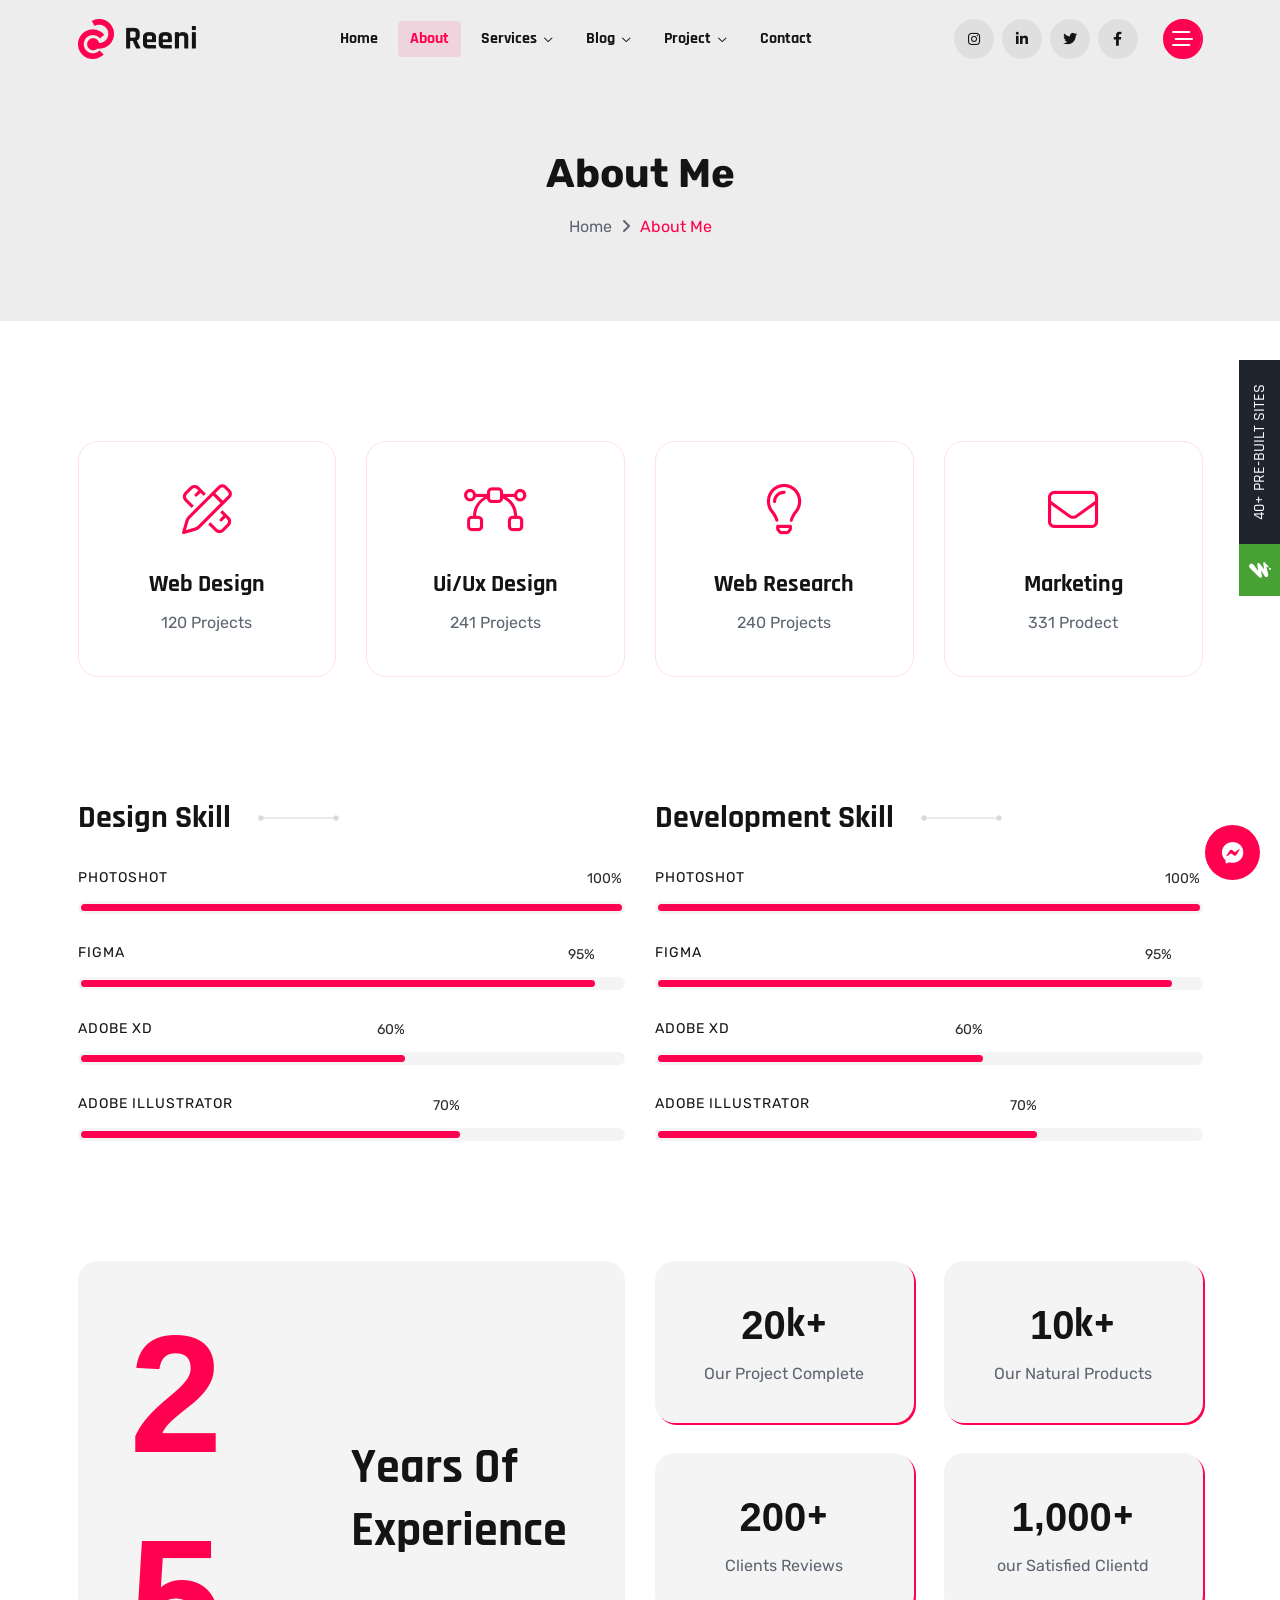
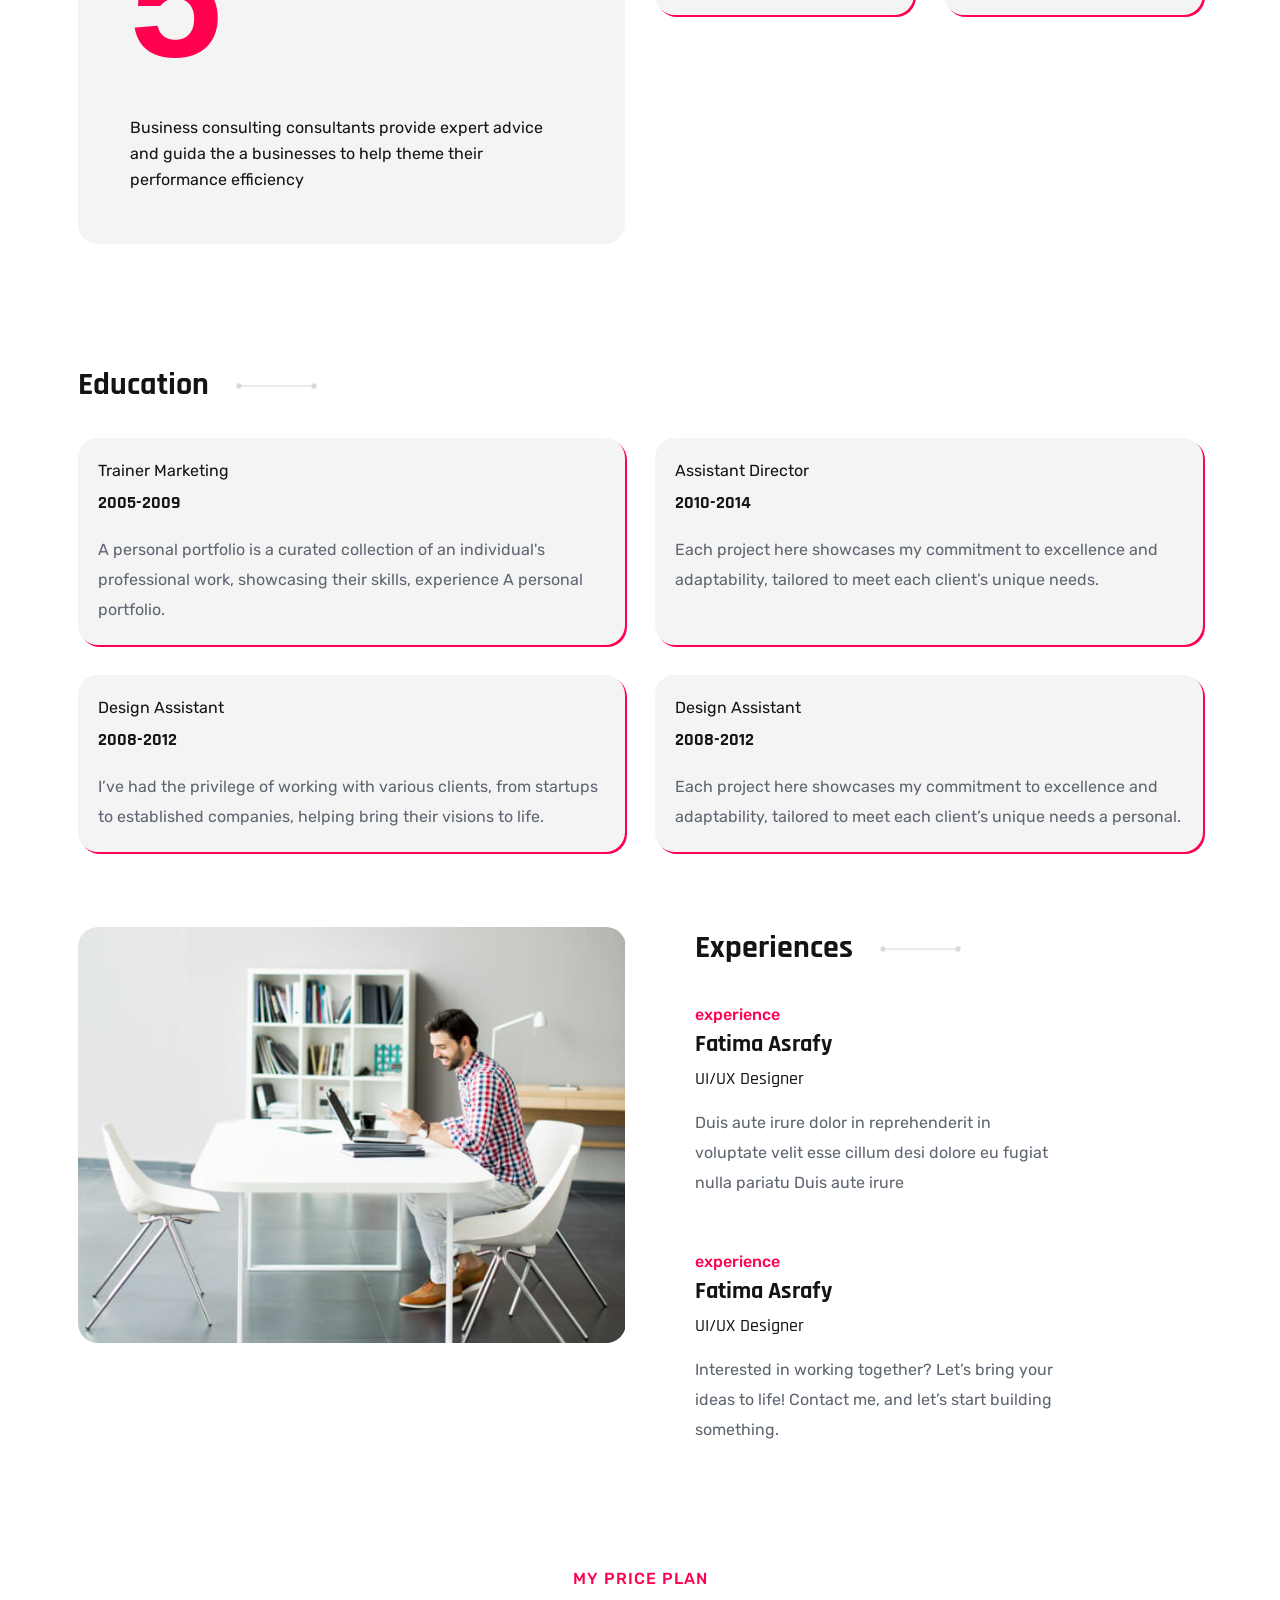
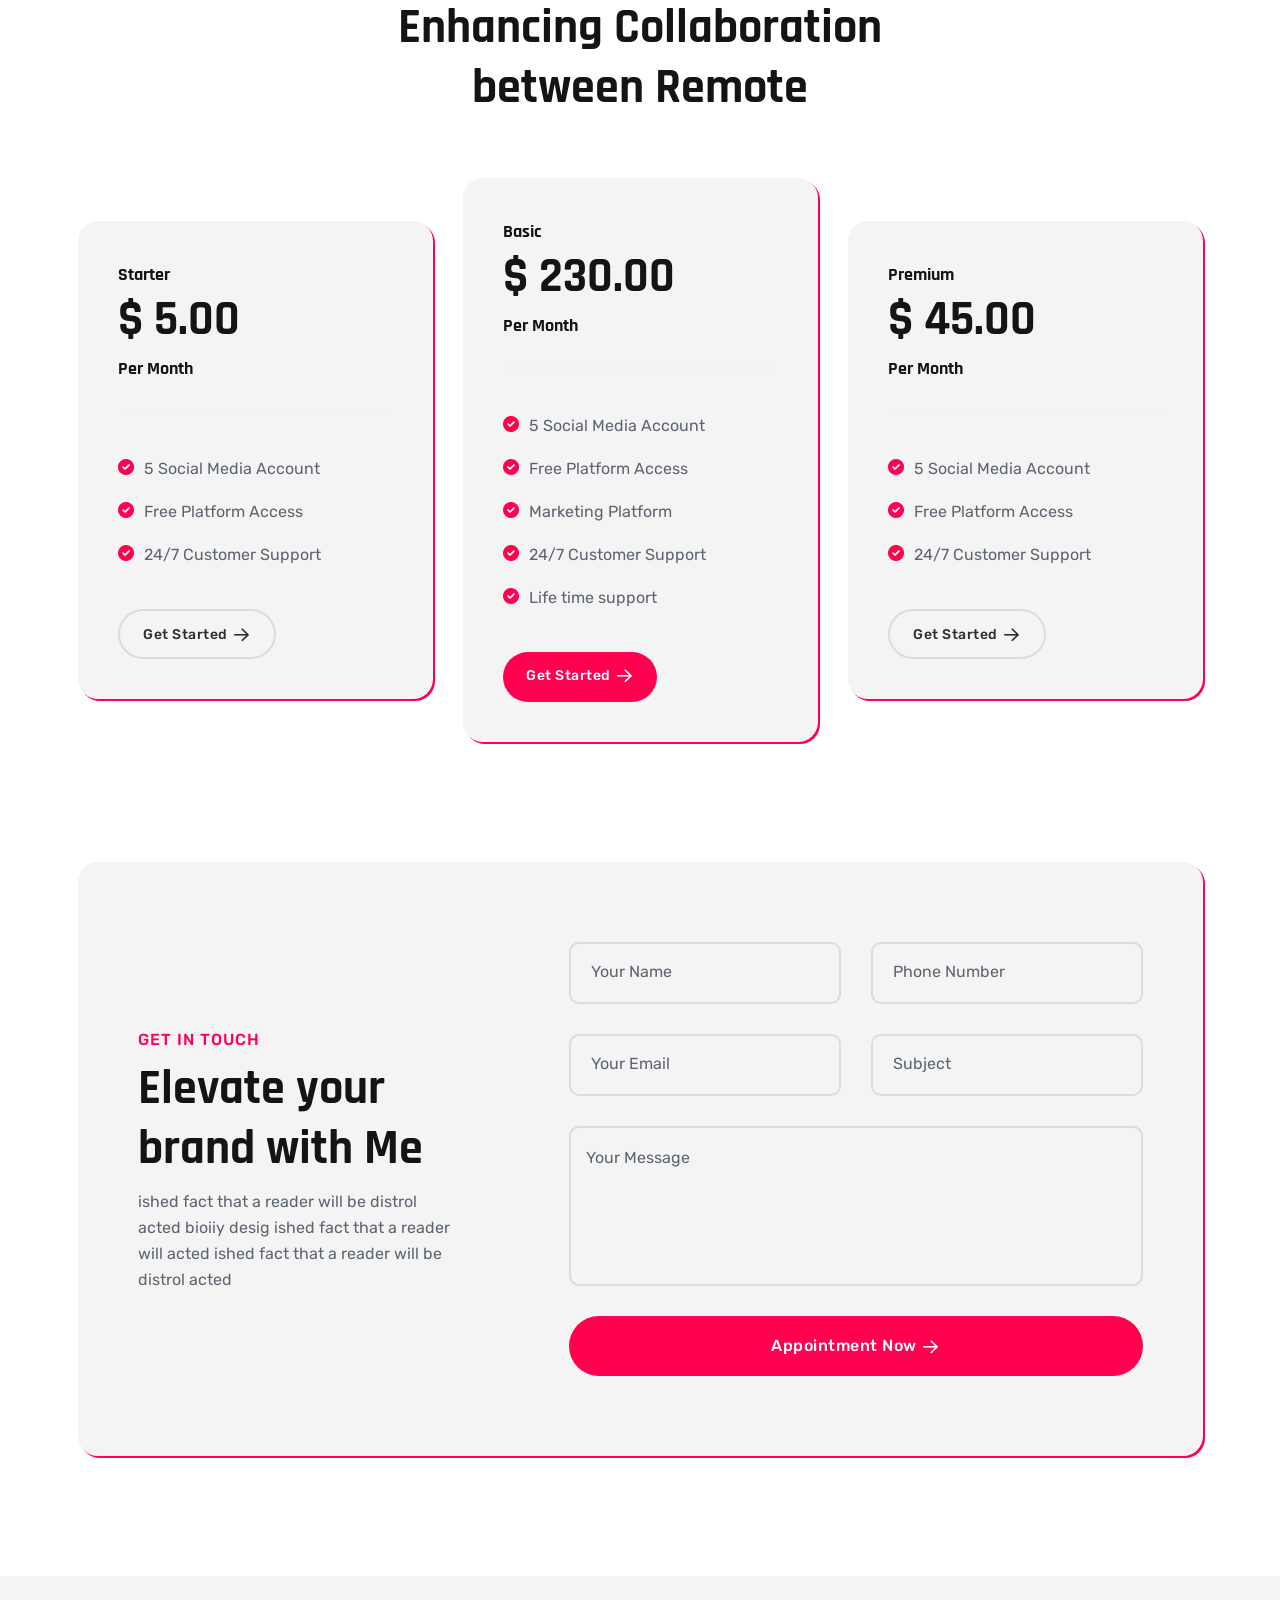
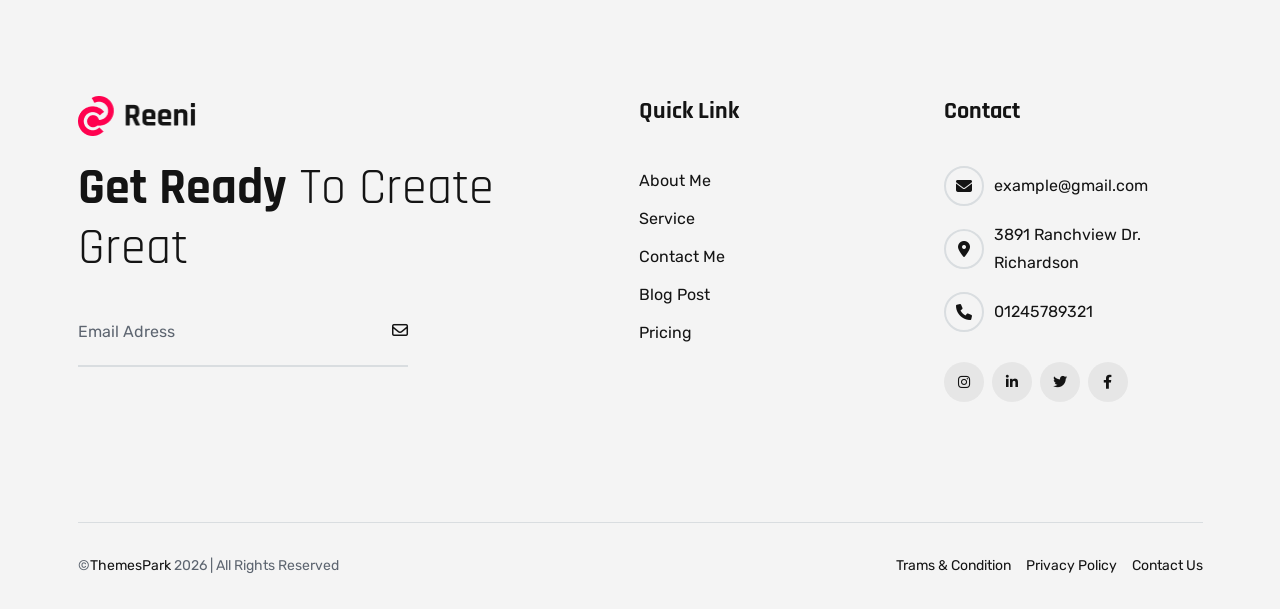
<file: ui/about-white.html>
<!DOCTYPE html>
<html lang="en">

<head>
    <meta charset="UTF-8">
    <meta http-equiv="X-UA-Compatible" content="IE=edge">
    <meta name="viewport" content="width=device-width, initial-scale=1.0">
    <meta name="description" content="Reeni is a modern personal portfolio template for designers, developers, content writer, cleaner, programmer, fashion designer, model, Influencer and freelancers. Fully responsive, SEO-friendly, Bootstrap and easy to customize.">
    <link rel="shortcut icon" type="image/x-icon" href="assets/images/favicon.svg">
    <title>About Reeni - Personal Portfolio HTML Template | Freelancer & Developer Portfolio</title>
    <!-- Bootstrap min css -->
    <link rel="stylesheet" href="assets/css/vendor/fontawesome.css">
    <link rel="stylesheet" href="assets/css/plugins/swiper.css">
    <link rel="stylesheet" href="assets/css/plugins/odometer.css">
    <link rel="stylesheet" href="assets/css/vendor/animate.min.css">
    <link rel="stylesheet" href="assets/css/vendor/bootstrap.min.css">
    <!-- custom css -->
    <link rel="stylesheet" href="assets/css/style.css">
</head>

<body class="tmp-white-version">
    <!-- tpm-header-area start -->
    <header class="tmp-header-area-start header-one header--sticky header--transparent">
        <div class="container">
            <div class="row">
                <div class="col-lg-12">
                    <div class="header-content">
                        <div class="logo">
                            <a href="index-white.html">
                                <img class="logo-dark" src="assets/images/logo/logo-white.png" alt="Reeni - Personal Portfolio HTML Template for developers and freelancers">
                                <img class="logo-white" src="assets/images/logo/logo-white.png" alt="Reeni - Personal Portfolio HTML Template for developers and freelancers">
                            </a>
                        </div>
                        <nav class="tmp-mainmenu-nav d-none d-xl-block">
                            <ul class="tmp-mainmenu">
                                <li>
                                    <a href="#">Home
                                    </a>
                                    <!-- <ul class="submenu">
            <li><a href="index-white.html">Home 01</a></li>
            <li><a href="index-02-white.html">Home 02</a></li>
            <li><a href="index-03-white.html">Home 03</a></li>
            <li><a href="index-04-white.html">Home 04</a></li>
            <li><a href="index-05-white.html">Home 05</a></li>
            <li><a href="index-06-white.html">Home 06</a></li>
            <li><a href="index-07-white.html">Home 07</a></li>
            <li><a href="index-08-white.html">Home 08</a></li>
            <li><a href="index-09-white.html">Home 09</a></li>
            <li><a href="index-10-white.html">Home 10</a></li>
            <li><a href="index-11-white.html">Home 11</a></li>
            <li><a href="index-12-white.html">Home 12</a></li>
            <li><a href="index-13-white.html">Home 13</a></li>
        </ul> -->
                                </li>
                                <li>
                                    <a href="about-white.html">About</a>
                                </li>
                                <li class="has-dropdown">
                                    <a href="#">Services
                                        <i class="fa-regular fa-chevron-down"></i>
                                    </a>
                                    <ul class="submenu">
                                        <li><a href="service-white.html">Service</a></li>
                                        <li><a href="service-details-white.html">Service Details</a></li>
                                    </ul>
                                </li>
                                <li class="has-dropdown">
                                    <a href="#">Blog
                                        <i class="fa-regular fa-chevron-down"></i>
                                    </a>
                                    <ul class="submenu">
                                        <li><a href="blog-white.html">Blog Classic</a></li>
                                        <li><a href="blog-details-white.html">Blog Details</a></li>
                                    </ul>
                                </li>
                                <li class="has-dropdown">
                                    <a href="#">Project
                                        <i class="fa-regular fa-chevron-down"></i>
                                    </a>
                                    <ul class="submenu">
                                        <li><a href="project-white.html">Project</a></li>
                                        <li><a href="project-details-white.html">Project Details</a></li>
                                    </ul>
                                </li>
                                <li>
                                    <a href="contact-white.html">Contact</a>
                                </li>
                            </ul>

                        </nav>
                        <div class="tmp-header-right">
                            <div class="social-share-wrapper d-none d-md-block">
                                <div class="social-link">
                                    <a href="#"><i class="fa-brands fa-instagram"></i></a>
                                    <a href="#"><i class="fa-brands fa-linkedin-in"></i></a>
                                    <a href="#"><i class="fa-brands fa-twitter"></i></a>
                                    <a href="#"><i class="fa-brands fa-facebook-f"></i></a>
                                </div>
                            </div>
                            <div class="actions-area">
                                <div class="tmp-side-collups-area d-none d-xl-block">
                                    <button class="tmp-menu-bars tmp_button_active"><i class="fa-regular fa-bars-staggered"></i></button>
                                </div>
                                <div class="tmp-side-collups-area d-block d-xl-none">
                                    <button class="tmp-menu-bars humberger_menu_active"><i class="fa-regular fa-bars-staggered"></i></button>
                                </div>
                            </div>
                        </div>
                    </div>
                </div>
            </div>
        </div>
    </header>
    <!-- tpm-header-area end -->
    <div class="d-none d-xl-block">
        <div class="tmp-sidebar-area tmp_side_bar">
            <div class="inner">
                <div class="top-area">
                    <a href="index.html" class="logo">
                        <img class="logo-dark" src="assets/images/logo/white-logo-reeni.png" alt="Reeni - Personal Portfolio HTML Template for developers and freelancers">
                        <img class="logo-white" src="assets/images/logo/logo-white.png" alt="Reeni - Personal Portfolio HTML Template for developers and freelancers">
                    </a>
                    <div class="close-icon-area">
                        <button class="tmp-round-action-btn close_side_menu_active">
                            <i class="fa-sharp fa-light fa-xmark"></i>
                        </button>
                    </div>
                </div>
                <div class="content-wrapper">
                    <div class="image-area-feature">
                        <a href="index.html">
                            <img src="assets/images/logo/man.png" alt="personal-logo">
                        </a>
                    </div>
                    <h5 class="title mt--30">Freelancer delivering exceptional Webflow, and Next.js solutions.</h5>
                    <p class="disc">I am a skilled freelancer specializing in Webflow development, Figma design, and Next.js projects. I deliver creative, dynamic, and user-centric web solutions.
                    </p>
                    <div class="short-contact-area">
                        <!-- single contact information -->
                        <div class="single-contact">
                            <i class="fa-solid fa-phone"></i>
                            <div class="information tmp-link-animation">
                                <span>Call Now</span>
                                <a href="#" class="number">+92 (8800) - 98670</a>
                            </div>
                        </div>
                        <!-- single contact information end -->

                        <!-- single contact information -->
                        <div class="single-contact">
                            <i class="fa-solid fa-envelope"></i>
                            <div class="information tmp-link-animation">
                                <span>Mail Us</span>
                                <a href="#" class="number">example@info.com</a>
                            </div>
                        </div>
                        <!-- single contact information end -->

                        <!-- single contact information -->
                        <div class="single-contact">
                            <i class="fa-solid fa-location-crosshairs"></i>
                            <div class="information tmp-link-animation">
                                <span>My Address</span>
                                <span class="number">66 Broklyant, New York 3269</span>
                            </div>
                        </div>
                        <!-- single contact information end -->
                    </div>
                    <!-- social area start -->
                    <div class="social-wrapper mt--20">
                        <span class="subtitle">find with me</span>
                        <div class="social-link">
                            <a href="#"><i class="fa-brands fa-instagram"></i></a>
                            <a href="#"><i class="fa-brands fa-linkedin-in"></i></a>
                            <a href="#"><i class="fa-brands fa-twitter"></i></a>
                            <a href="#"><i class="fa-brands fa-facebook-f"></i></a>
                        </div>
                    </div>
                    <!-- social area end -->
                </div>
            </div>
        </div>
        <a class="overlay_close_side_menu close_side_menu_active" href="javascript:void(0);"></a>
    </div>

    <div class="d-block d-xl-none">
        <div class="tmp-popup-mobile-menu">
            <div class="inner">
                <div class="header-top">
                    <div class="logo">
                        <a href="index.html" class="logo-area">
                            <img class="logo-dark" src="assets/images/logo/white-logo-reeni.png" alt="Reeni - Personal Portfolio HTML Template for developers and freelancers">
                            <img class="logo-white" src="assets/images/logo/logo-white.png" alt="Reeni - Personal Portfolio HTML Template for developers and freelancers">
                        </a>

                    </div>
                    <div class="close-menu">
                        <button class="close-button tmp-round-action-btn">
                            <i class="fa-sharp fa-light fa-xmark"></i>
                        </button>
                    </div>
                </div>
                <ul class="tmp-mainmenu">
                    <li>
                        <a href="#">Home
                        </a>
                        <!-- <ul class="submenu">
            <li><a href="index-white.html">Home 01</a></li>
            <li><a href="index-02-white.html">Home 02</a></li>
            <li><a href="index-03-white.html">Home 03</a></li>
            <li><a href="index-04-white.html">Home 04</a></li>
            <li><a href="index-05-white.html">Home 05</a></li>
            <li><a href="index-06-white.html">Home 06</a></li>
            <li><a href="index-07-white.html">Home 07</a></li>
            <li><a href="index-08-white.html">Home 08</a></li>
            <li><a href="index-09-white.html">Home 09</a></li>
            <li><a href="index-10-white.html">Home 10</a></li>
            <li><a href="index-11-white.html">Home 11</a></li>
            <li><a href="index-12-white.html">Home 12</a></li>
            <li><a href="index-13-white.html">Home 13</a></li>
        </ul> -->
                    </li>
                    <li>
                        <a href="about-white.html">About</a>
                    </li>
                    <li class="has-dropdown">
                        <a href="#">Services
                            <i class="fa-regular fa-chevron-down"></i>
                        </a>
                        <ul class="submenu">
                            <li><a href="service-white.html">Service</a></li>
                            <li><a href="service-details-white.html">Service Details</a></li>
                        </ul>
                    </li>
                    <li class="has-dropdown">
                        <a href="#">Blog
                            <i class="fa-regular fa-chevron-down"></i>
                        </a>
                        <ul class="submenu">
                            <li><a href="blog-white.html">Blog Classic</a></li>
                            <li><a href="blog-details-white.html">Blog Details</a></li>
                        </ul>
                    </li>
                    <li class="has-dropdown">
                        <a href="#">Project
                            <i class="fa-regular fa-chevron-down"></i>
                        </a>
                        <ul class="submenu">
                            <li><a href="project-white.html">Project</a></li>
                            <li><a href="project-details-white.html">Project Details</a></li>
                        </ul>
                    </li>
                    <li>
                        <a href="contact-white.html">Contact</a>
                    </li>
                </ul>


                <div class="social-wrapper mt--40">
                    <span class="subtitle">find with me</span>
                    <div class="social-link">
                        <a href="#"><i class="fa-brands fa-instagram"></i></a>
                        <a href="#"><i class="fa-brands fa-linkedin-in"></i></a>
                        <a href="#"><i class="fa-brands fa-twitter"></i></a>
                        <a href="#"><i class="fa-brands fa-facebook-f"></i></a>
                    </div>
                </div>
                <!-- social area end -->



            </div>
        </div>
    </div>



    <!-- Breadcrumb Area Start -->
    <div class="breadcrumb-area breadcrumb-bg">
        <div class="container">
            <div class="row">
                <div class="col-lg-12">
                    <div class="breadcrumb-inner text-center">
                        <h1 class="title split-collab">About Me</h1>
                        <ul class="page-list">
                            <li class="tmp-breadcrumb-item"><a href="/">Home</a></li>
                            <li class="icon"><i class="fa-solid fa-angle-right"></i></li>
                            <li class="tmp-breadcrumb-item active">About Me</li>
                        </ul>
                    </div>
                </div>
            </div>
        </div>
    </div>
    <!-- Breadcrumb Area End -->

    <!-- Tpm Service Area Start -->
    <section class="service-area tmp-section-gap">
        <div class="container">
            <div class="row justify-content-center">
                <div class="col-lg-3 col-md-4 col-sm-6">
                    <div class="service-card-v1 tmp-scroll-trigger tmp-fade-in animation-order-1 tmp-link-animation">
                        <div class="service-card-icon">
                            <i class="fa-light fa-pen-ruler"></i>
                        </div>
                        <h4 class="service-title"><a href="service-details.html">Web Design</a></h4>
                        <p class="service-para">120 Projects</p>
                    </div>
                </div>
                <div class="col-lg-3 col-md-4 col-sm-6">
                    <div class="service-card-v1 tmp-scroll-trigger tmp-fade-in animation-order-2 tmp-link-animation">
                        <div class="service-card-icon">
                            <i class="fa-light fa-bezier-curve"></i>
                        </div>
                        <h4 class="service-title"><a href="service-details.html">Ui/Ux Design</a></h4>
                        <p class="service-para">241 Projects</p>
                    </div>
                </div>
                <div class="col-lg-3 col-md-4 col-sm-6">
                    <div class="service-card-v1 tmp-scroll-trigger tmp-fade-in animation-order-3 tmp-link-animation">
                        <div class="service-card-icon">
                            <i class="fa-light fa-lightbulb"></i>
                        </div>
                        <h4 class="service-title"><a href="service-details.html">Web Research</a></h4>
                        <p class="service-para">240 Projects</p>
                    </div>
                </div>
                <div class="col-lg-3 col-md-4 col-sm-6">
                    <div class="service-card-v1 tmp-scroll-trigger tmp-fade-in animation-order-4 tmp-link-animation">
                        <div class="service-card-icon">
                            <i class="fa-light fa-envelope"></i>
                        </div>
                        <h4 class="service-title"><a href="service-details.html">Marketing</a></h4>
                        <p class="service-para">331 Prodect</p>
                    </div>
                </div>
            </div>
        </div>
    </section>
    <!-- Tpm Service Area End -->
    <!-- tmp skill area start -->
    <div class="tmp-skill-area tmp-section-gapBottom">
        <div class="container">
            <div class="row">
                <div class="inner">
                    <div class="row">
                        <div class="col-lg-6">
                            <div class="progress-wrapper">
                                <div class="content">
                                    <h2 class="custom-title mb--30 tmp-scroll-trigger tmp-fade-in animation-order-1">
                                        Design Skill <span><img src="assets/images/custom-line/custom-line.png" alt="custom-line"></span>
                                    </h2>
                                    <!-- Start Single Progress Charts -->
                                    <div class="progress-charts">
                                        <h6 class="heading heading-h6">
                                            PHOTOSHOT</h6>
                                        <div class="progress">
                                            <div class="progress-bar wow fadeInLeft" data-wow-duration="0.5s" data-wow-delay=".3s" role="progressbar" style="width: 100%; visibility: visible; animation-duration: 0.5s; animation-delay: 0.3s; animation-name: fadeInLeft;" aria-valuenow="85" aria-valuemin="0" aria-valuemax="100">
                                                <span class="percent-label">100%</span>
                                            </div>
                                        </div>
                                    </div>
                                    <!-- End Single Progress Charts -->

                                    <!-- Start Single Progress Charts -->
                                    <div class="progress-charts">
                                        <h6 class="heading heading-h6">
                                            FIGMA</h6>
                                        <div class="progress">
                                            <div class="progress-bar wow fadeInLeft" data-wow-duration="0.6s" data-wow-delay=".4s" role="progressbar" style="width: 95%; visibility: visible; animation-duration: 0.6s; animation-delay: 0.4s; animation-name: fadeInLeft;" aria-valuenow="85" aria-valuemin="0" aria-valuemax="100">
                                                <span class="percent-label">95%</span>
                                            </div>
                                        </div>
                                    </div>
                                    <!-- End Single Progress Charts -->

                                    <!-- Start Single Progress Charts -->
                                    <div class="progress-charts">
                                        <h6 class="heading heading-h6">
                                            ADOBE XD</h6>
                                        <div class="progress">
                                            <div class="progress-bar wow fadeInLeft" data-wow-duration="0.7s" data-wow-delay=".5s" role="progressbar" style="width: 60%; visibility: visible; animation-duration: 0.7s; animation-delay: 0.5s; animation-name: fadeInLeft;" aria-valuenow="85" aria-valuemin="0" aria-valuemax="100">
                                                <span class="percent-label">60%</span>
                                            </div>
                                        </div>
                                    </div>
                                    <!-- End Single Progress Charts -->

                                    <!-- Start Single Progress Charts -->
                                    <div class="progress-charts">
                                        <h6 class="heading heading-h6">
                                            ADOBE ILLUSTRATOR</h6>
                                        <div class="progress">
                                            <div class="progress-bar wow fadeInLeft" data-wow-duration="0.8s" data-wow-delay=".6s" role="progressbar" style="width: 70%; visibility: visible; animation-duration: 0.8s; animation-delay: 0.6s; animation-name: fadeInLeft;" aria-valuenow="85" aria-valuemin="0" aria-valuemax="100">
                                                <span class="percent-label">70%</span>
                                            </div>
                                        </div>
                                    </div>
                                    <!-- End Single Progress Charts -->

                                </div>
                            </div>
                        </div>
                        <div class="col-lg-6">
                            <div class="progress-wrapper">
                                <div class="content">
                                    <h2 class="custom-title mb--30 tmp-scroll-trigger tmp-fade-in animation-order-1">
                                        Development Skill <span><img src="assets/images/custom-line/custom-line.png" alt="custom-line"></span>
                                    </h2>
                                    <!-- Start Single Progress Charts -->
                                    <div class="progress-charts">
                                        <h6 class="heading heading-h6">
                                            PHOTOSHOT</h6>
                                        <div class="progress">
                                            <div class="progress-bar wow fadeInLeft" data-wow-duration="0.5s" data-wow-delay=".3s" role="progressbar" style="width: 100%; visibility: visible; animation-duration: 0.5s; animation-delay: 0.3s; animation-name: fadeInLeft;" aria-valuenow="85" aria-valuemin="0" aria-valuemax="100">
                                                <span class="percent-label">100%</span>
                                            </div>
                                        </div>
                                    </div>
                                    <!-- End Single Progress Charts -->

                                    <!-- Start Single Progress Charts -->
                                    <div class="progress-charts">
                                        <h6 class="heading heading-h6">
                                            FIGMA</h6>
                                        <div class="progress">
                                            <div class="progress-bar wow fadeInLeft" data-wow-duration="0.6s" data-wow-delay=".4s" role="progressbar" style="width: 95%; visibility: visible; animation-duration: 0.6s; animation-delay: 0.4s; animation-name: fadeInLeft;" aria-valuenow="85" aria-valuemin="0" aria-valuemax="100">
                                                <span class="percent-label">95%</span>
                                            </div>
                                        </div>
                                    </div>
                                    <!-- End Single Progress Charts -->

                                    <!-- Start Single Progress Charts -->
                                    <div class="progress-charts">
                                        <h6 class="heading heading-h6">
                                            ADOBE XD</h6>
                                        <div class="progress">
                                            <div class="progress-bar wow fadeInLeft" data-wow-duration="0.7s" data-wow-delay=".5s" role="progressbar" style="width: 60%; visibility: visible; animation-duration: 0.7s; animation-delay: 0.5s; animation-name: fadeInLeft;" aria-valuenow="85" aria-valuemin="0" aria-valuemax="100">
                                                <span class="percent-label">60%</span>
                                            </div>
                                        </div>
                                    </div>
                                    <!-- End Single Progress Charts -->

                                    <!-- Start Single Progress Charts -->
                                    <div class="progress-charts">
                                        <h6 class="heading heading-h6">
                                            ADOBE ILLUSTRATOR</h6>
                                        <div class="progress">
                                            <div class="progress-bar wow fadeInLeft" data-wow-duration="0.8s" data-wow-delay=".6s" role="progressbar" style="width: 70%; visibility: visible; animation-duration: 0.8s; animation-delay: 0.6s; animation-name: fadeInLeft;" aria-valuenow="85" aria-valuemin="0" aria-valuemax="100">
                                                <span class="percent-label">70%</span>
                                            </div>
                                        </div>
                                    </div>
                                    <!-- End Single Progress Charts -->

                                </div>
                            </div>
                        </div>
                    </div>
                </div>
            </div>
        </div>
    </div>
    <!-- tmp skill area end -->
    <!-- Tpm Counter Area Start -->
    <section class="counter-area tmp-section-gapBottom">
        <div class="container">
            <div class="row g-5">
                <div class="col-12 col-lg-6 col-xl-6 col-xxl-6">
                    <div class="year-of-expariance-wrapper bg-blur-style-one tmp-scroll-trigger tmp-fade-in animation-order-1">
                        <div class="year-expariance-wrap">
                            <!-- <h2 class="year-number"><span class="counter">25 </span> </h2> -->
                            <h2 class="counter year-number"><span class="odometer" data-count="25">00</span>
                            </h2>
                            <h3 class="year-title">Years Of <br> experience</h3>
                        </div>
                        <p class="year-para">Business consulting consultants provide expert advice and guida the a
                            businesses to help theme their performance efficiency</p>
                    </div>
                </div>
                <div class="col-12 col-lg-6 col-xl-6 col-xxl-6">
                    <div class="counter-area-right-content">
                        <div class="row g-5">
                            <div class="col-lg-6 col-sm-6 col-12">
                                <div class="counter-card tmponhover tmp-scroll-trigger tmp-fade-in animation-order-1">
                                    <h3 class="counter counter-title"><span class="odometer" data-count="20">00</span>k+
                                    </h3>
                                    <p class="counter-para">Our Project Complete</p>
                                </div>
                            </div>
                            <div class="col-lg-6 col-sm-6 col-12">
                                <div class="counter-card tmponhover tmp-scroll-trigger tmp-fade-in animation-order-2">
                                    <h3 class="counter counter-title"><span class="odometer" data-count="10">00</span>k+
                                    </h3>
                                    <p class="counter-para">Our Natural Products</p>
                                </div>
                            </div>
                            <div class="col-lg-6 col-sm-6 col-12">
                                <div class="counter-card tmponhover tmp-scroll-trigger tmp-fade-in animation-order-3">
                                    <h3 class="counter counter-title"><span class="odometer" data-count="200">00</span>+
                                    </h3>
                                    <p class="counter-para">Clients Reviews</p>
                                </div>
                            </div>
                            <div class="col-lg-6 col-sm-6 col-12">
                                <div class="counter-card tmponhover tmp-scroll-trigger tmp-fade-in animation-order-4">
                                    <h3 class="counter counter-title"><span class="odometer" data-count="1000">00</span>+
                                    </h3>
                                    <p class="counter-para">our Satisfied Clientd</p>
                                </div>
                            </div>
                        </div>
                    </div>
                </div>
            </div>
        </div>
    </section>
    <!-- Tpm Counter Area End -->

    <!-- Tpm Education Experience Area Start -->
    <section class="education-experience tmp-section-gapBottom">
        <div class="container">
            <h2 class="custom-title mb-32 tmp-scroll-trigger tmp-fade-in animation-order-1">Education <span><img
                        src="assets/images/custom-line/custom-line.png" alt="custom-line"></span>
            </h2>
            <div class="row g-5">
                <div class="col-lg-6 col-sm-6">
                    <div class="education-experience-card tmponhover tmp-scroll-trigger tmp-fade-in animation-order-1">
                        <h4 class="edu-sub-title">Trainer Marketing</h4>
                        <h2 class="edu-title">2005-2009</h2>
                        <p class="edu-para">A personal portfolio is a curated collection of an individual's professional
                            work, showcasing their skills, experience A personal portfolio.</p>
                    </div>
                </div>
                <div class="col-lg-6 col-sm-6">
                    <div class="education-experience-card tmponhover tmp-scroll-trigger tmp-fade-in animation-order-2">
                        <h4 class="edu-sub-title">Assistant Director</h4>
                        <h2 class="edu-title">2010-2014</h2>
                        <p class="edu-para">Each project here showcases my commitment to excellence and adaptability, tailored to meet each client’s unique needs.</p>
                    </div>
                </div>
                <div class="col-lg-6 col-sm-6">
                    <div class="education-experience-card tmponhover tmp-scroll-trigger tmp-fade-in animation-order-3">
                        <h4 class="edu-sub-title">Design Assistant</h4>
                        <h2 class="edu-title">2008-2012</h2>
                        <p class="edu-para">I’ve had the privilege of working with various clients, from startups to established companies, helping bring their visions to life.</p>
                    </div>
                </div>
                <div class="col-lg-6 col-sm-6">
                    <div class="education-experience-card tmponhover tmp-scroll-trigger tmp-fade-in animation-order-4">
                        <h4 class="edu-sub-title">Design Assistant</h4>
                        <h2 class="edu-title">2008-2012</h2>
                        <p class="edu-para">Each project here showcases my commitment to excellence and adaptability, tailored to meet each client’s unique needs a personal.</p>
                    </div>
                </div>
            </div>
            <div class="experiences-wrapper v2">
                <div class="row">
                    <div class="col-lg-6">
                        <div class="experiences-wrap-right-content">
                            <img class="tmp-scroll-trigger tmp-zoom-in animation-order-1" src="assets/images/experiences/expert-img-two.jpg" alt="expert-img">
                        </div>
                    </div>
                    <div class="col-lg-6">
                        <div class="experiences-wrap-left-content">

                            <h2 class="custom-title mb-32 tmp-scroll-trigger tmp-fade-in animation-order-1">Experiences <span><img
                            src="assets/images/custom-line/custom-line.png" alt="custom-line"></span></h2>
                            <div class="experience-content tmp-scroll-trigger tmp-fade-in animation-order-1">
                                <p class="ex-subtitle">experience</p>
                                <h2 class="ex-name">Fatima Asrafy</h2>
                                <h3 class="ex-title">UI/UX Designer</h3>
                                <p class="ex-para">Duis aute irure dolor in reprehenderit in voluptate velit esse cillum
                                    desi dolore eu fugiat nulla pariatu Duis aute irure</p>
                            </div>

                            <div class="experience-content tmp-scroll-trigger tmp-fade-in animation-order-2">
                                <p class="ex-subtitle">experience</p>
                                <h2 class="ex-name">Fatima Asrafy</h2>
                                <h3 class="ex-title">UI/UX Designer</h3>
                                <p class="ex-para">Interested in working together? Let’s bring your ideas to life! Contact me, and let’s start building something.</p>
                            </div>

                        </div>
                    </div>
                </div>
            </div>
        </div>
    </section>
    <!-- Tpm Education Experience Area End -->


    <section class="our-price-plan-area tmp-section-gapBottom">
        <div class="container">
            <div class="section-head mb--60">
                <div class="section-sub-title center-title tmp-scroll-trigger tmp-fade-in animation-order-1">
                    <span class="subtitle">My Price plan</span>
                </div>
                <h2 class="title split-collab tmp-scroll-trigger tmp-fade-in animation-order-2">Enhancing Collaboration
                    <br> between Remote
                </h2>
            </div>
            <div class="row align-items-center">
                <div class="col-lg-4 col-md-6">
                    <div class="price-plan-card tmponhover blur-style-two tmp-scroll-trigger tmp-fade-in animation-order-1">
                        <span class="price-sub-title">Starter</span>
                        <h3 class="main-price">$ 5.00</h3>
                        <p class="per-month">Per Month</p>
                        <div class="check-box">
                            <ul>
                                <li>
                                    <div class="check-box-item">
                                        <div class="box-icon">
                                            <i class="fa-solid fa-circle-check"></i>
                                        </div>
                                        <p class="box-para">5 Social Media Account</p>
                                    </div>
                                </li>
                                <li>
                                    <div class="check-box-item">
                                        <div class="box-icon">
                                            <i class="fa-solid fa-circle-check"></i>
                                        </div>
                                        <p class="box-para">Free Platform Access</p>
                                    </div>
                                </li>
                                <li>
                                    <div class="check-box-item">
                                        <div class="box-icon">
                                            <i class="fa-solid fa-circle-check"></i>
                                        </div>
                                        <p class="box-para">24/7 Customer Support</p>
                                    </div>
                                </li>
                            </ul>
                        </div>
                        <div class="tmp-button-here">
                            <a class="tmp-btn hover-icon-reverse btn-border btn-md radius-round" href="contact.html">
                                <span class="icon-reverse-wrapper">
                    <span class="btn-text">Get Started</span>
                                <span class="btn-icon"><i class="fa-sharp fa-regular fa-arrow-right"></i></span>
                                <span class="btn-icon"><i class="fa-sharp fa-regular fa-arrow-right"></i></span>
                                </span>
                            </a>
                        </div>
                    </div>
                </div>
                <div class="col-lg-4 col-md-6 tmp-scroll-trigger tmp-fade-in animation-order-2">
                    <div class="price-plan-card tmponhover blur-style-two active">
                        <span class="price-sub-title">Basic</span>
                        <h3 class="main-price">$ 230.00</h3>
                        <p class="per-month">Per Month</p>
                        <div class="check-box">
                            <ul>
                                <li>
                                    <div class="check-box-item">
                                        <div class="box-icon">
                                            <i class="fa-solid fa-circle-check"></i>
                                        </div>
                                        <p class="box-para">5 Social Media Account</p>
                                    </div>
                                </li>
                                <li>
                                    <div class="check-box-item">
                                        <div class="box-icon">
                                            <i class="fa-solid fa-circle-check"></i>
                                        </div>
                                        <p class="box-para">Free Platform Access</p>
                                    </div>
                                </li>
                                <li>
                                    <div class="check-box-item">
                                        <div class="box-icon">
                                            <i class="fa-solid fa-circle-check"></i>
                                        </div>
                                        <p class="box-para">Marketing Platform</p>
                                    </div>
                                </li>
                                <li>
                                    <div class="check-box-item">
                                        <div class="box-icon">
                                            <i class="fa-solid fa-circle-check"></i>
                                        </div>
                                        <p class="box-para">24/7 Customer Support</p>
                                    </div>
                                </li>
                                <li>
                                    <div class="check-box-item">
                                        <div class="box-icon">
                                            <i class="fa-solid fa-circle-check"></i>
                                        </div>
                                        <p class="box-para">Life time support</p>
                                    </div>
                                </li>
                            </ul>
                        </div>
                        <div class="tmp-button-here">
                            <a class="tmp-btn hover-icon-reverse btn-md radius-round" href="contact.html">
                                <span class="icon-reverse-wrapper">
                    <span class="btn-text">Get Started</span>
                                <span class="btn-icon"><i class="fa-sharp fa-regular fa-arrow-right"></i></span>
                                <span class="btn-icon"><i class="fa-sharp fa-regular fa-arrow-right"></i></span>
                                </span>
                            </a>
                        </div>
                    </div>
                </div>
                <div class="col-lg-4 col-md-6">
                    <div class="price-plan-card tmponhover blur-style-two tmp-scroll-trigger tmp-fade-in animation-order-3">
                        <span class="price-sub-title">Premium</span>
                        <h3 class="main-price">$ 45.00</h3>
                        <p class="per-month">Per Month</p>
                        <div class="check-box">
                            <ul>
                                <li>
                                    <div class="check-box-item">
                                        <div class="box-icon">
                                            <i class="fa-solid fa-circle-check"></i>
                                        </div>
                                        <p class="box-para">5 Social Media Account</p>
                                    </div>
                                </li>
                                <li>
                                    <div class="check-box-item">
                                        <div class="box-icon">
                                            <i class="fa-solid fa-circle-check"></i>
                                        </div>
                                        <p class="box-para">Free Platform Access</p>
                                    </div>
                                </li>
                                <li>
                                    <div class="check-box-item">
                                        <div class="box-icon">
                                            <i class="fa-solid fa-circle-check"></i>
                                        </div>
                                        <p class="box-para">24/7 Customer Support</p>
                                    </div>
                                </li>
                            </ul>
                        </div>
                        <div class="tmp-button-here">
                            <a class="tmp-btn hover-icon-reverse btn-border btn-md radius-round" href="contact.html">
                                <span class="icon-reverse-wrapper">
                    <span class="btn-text">Get Started</span>
                                <span class="btn-icon"><i class="fa-sharp fa-regular fa-arrow-right"></i></span>
                                <span class="btn-icon"><i class="fa-sharp fa-regular fa-arrow-right"></i></span>
                                </span>
                            </a>
                        </div>
                    </div>
                </div>
            </div>
        </div>
    </section>
    <!-- Tpm Get In touch start -->
    <section class="get-in-touch-area tmp-section-gapBottom">
        <div class="container">
            <div class="contact-get-in-touch-wrap">
                <div class="get-in-touch-wrapper tmponhover">
                    <div class="row g-5 align-items-center">
                        <div class="col-lg-5">
                            <div class="section-head text-align-left">
                                <div class="section-sub-title tmp-scroll-trigger tmp-fade-in animation-order-1">
                                    <span class="subtitle">GET IN TOUCH</span>
                                </div>
                                <h2 class="title split-collab tmp-scroll-trigger tmp-fade-in animation-order-2">Elevate your brand with Me </h2>
                                <p class="description tmp-scroll-trigger tmp-fade-in animation-order-3">ished fact that a reader will be
                                    distrol acted bioiiy desig
                                    ished fact that a reader will acted ished fact that a reader will be distrol
                                    acted </p>
                            </div>
                        </div>
                        <div class="col-lg-7">
                            <div class="contact-inner">
                                <div class="contact-form">
                                    <div id="form-messages" class="error"></div>
                                    <form class="tmp-dynamic-form" id="contact-form" method="POST" action="mailer.php">
                                        <div class="contact-form-wrapper row">
                                            <div class="col-lg-6">
                                                <div class="form-group">
                                                    <input class="input-field" name="name" id="contact-name" placeholder="Your Name" type="text" required>
                                                </div>
                                            </div>

                                            <div class="col-lg-6">
                                                <div class="form-group">
                                                    <input class="input-field" id="contact-phone" placeholder="Phone Number" type="number" required>
                                                </div>
                                            </div>

                                            <div class="col-lg-6">
                                                <div class="form-group">
                                                    <input class="input-field" id="contact-email" name="email" placeholder="Your Email" type="email" required>
                                                </div>
                                            </div>

                                            <div class="col-lg-6">
                                                <div class="form-group">
                                                    <input class="input-field" type="text" id="subject" name="subject" placeholder="Subject">
                                                </div>
                                            </div>

                                            <div class="col-lg-12">
                                                <div class="form-group">
                                                    <textarea class="input-field" placeholder="Your Message" name="message" id="contact-message" required></textarea>
                                                </div>
                                            </div>

                                            <div class="col-lg-12">
                                                <div class="tmp-button-here">
                                                    <button class="tmp-btn hover-icon-reverse radius-round w-100" name="submit" type="submit" id="submit">
                                                        <span class="icon-reverse-wrapper">
                                        <span class="btn-text">Appointment Now</span>
                                                        <span class="btn-icon"><i class="fa-sharp fa-regular fa-arrow-right"></i></span>
                                                        <span class="btn-icon"><i class="fa-sharp fa-regular fa-arrow-right"></i></span>
                                                        </span>
                                                    </button>
                                                </div>
                                            </div>
                                        </div>
                                    </form>
                                </div>
                            </div>
                        </div>
                    </div>
                </div>
            </div>
        </div>
    </section>
    <!-- Tpm Get In touch End -->

    <!-- Start Footer Area  -->
    <!-- Start Footer Area  -->
    <footer class="footer-area footer-style-one-wrapper bg-color-footer bg_images tmp-section-gap">
        <div class="container">
            <div class="footer-main footer-style-one">
                <div class="row g-5">
                    <div class="col-lg-5 col-md-6">
                        <div class="single-footer-wrapper border-right mr--20">
                            <div class="logo">
                                <a href="index.html">
                                    <img src="assets/images/logo/logo-white.png" alt="Reeni - Personal Portfolio HTML Template for developers and freelancers">
                                </a>
                            </div>
                            <p class="description"><span>Get Ready</span> To Create Great</p>
                            <form action="#" class="newsletter-form-1 mt--40">
                                <input type="email" placeholder="Email Adress">
                                <span class="form-icon"><i class="fa-regular fa-envelope"></i></span>
                            </form>
                        </div>
                    </div>
                    <div class="col-lg-4 col-md-6">
                        <div class="single-footer-wrapper quick-link-wrap">
                            <h5 class="ft-title">Quick Link</h5>
                            <ul class="ft-link tmp-link-animation">
                                <li>
                                    <a href="about.html">About Me</a>
                                </li>
                                <li>
                                    <a href="service.html">Service</a>
                                </li>
                                <li>
                                    <a href="contact.html">Contact Me</a>
                                </li>
                                <li>
                                    <a href="blog.html">Blog Post</a>
                                </li>
                                <li>
                                    <a href="contact.html">Pricing</a>
                                </li>
                            </ul>
                        </div>
                    </div>
                    <div class="col-lg-3 col-md-6">
                        <div class="single-footer-wrapper contact-wrap">
                            <h5 class="ft-title">Contact </h5>
                            <ul class="ft-link tmp-link-animation">
                                <li><span class="ft-icon"><i class="fa-solid fa-envelope"></i></span><a href="#">example@gmail.com</a></li>
                                <li><span class="ft-icon"><i class="fa-solid fa-location-dot"></i></span>3891 Ranchview Dr. Richardson</li>
                                <li><span class="ft-icon"><i class="fa-solid fa-phone"></i></span><a href="#">01245789321</a></li>
                            </ul>
                            <div class="social-link footer">
                                <a href="#"><i class="fa-brands fa-instagram"></i></a>
                                <a href="#"><i class="fa-brands fa-linkedin-in"></i></a>
                                <a href="#"><i class="fa-brands fa-twitter"></i></a>
                                <a href="#"><i class="fa-brands fa-facebook-f"></i></a>
                            </div>
                        </div>
                    </div>
                </div>
            </div>
        </div>
    </footer>
    <div class="copyright-area-one">
        <div class="container">
            <div class="row">
                <div class="col-lg-12">
                    <div class="main-wrapper">
                        <p class="copy-right-para tmp-link-animation"> ©<a href="https://themeforest.net/user/themes-park/portfolio" target="_blank">ThemesPark </a>
                            <script>
                                document.write(new Date().getFullYear())
                            </script> | All Rights Reserved
                        </p>
                        <ul class="tmp-link-animation">
                            <li><a href="#">Trams & Condition</a></li>
                            <li><a href="#">Privacy Policy</a></li>
                            <li><a href="contact.html">Contact Us</a></li>
                        </ul>
                    </div>
                </div>
            </div>
        </div>
    </div>
    <!-- End Footer Area  -->
    <!-- End Footer Area  -->


    <!-- ready chatting option via email -->
    <div class="ready-chatting-option tmp-ready-chat">
        <input type="checkbox" id="click">
        <label for="click">
            <i class="fab fa-facebook-messenger"></i>
            <i class="fas fa-times"></i>
        </label>
        <div class="wrapper">
            <div class="head-text">
                Let's chat with me? - Online
            </div>
            <div class="chat-box">
                <div class="desc-text">
                    Please fill out the form below to start chatting with me directly.
                </div>
                <form class="tmp-dynamic-form" action="#">
                    <div class="field">
                        <input class="input-field" name="name" placeholder="Your Name" type="text" required>
                    </div>
                    <div class="field">
                        <input class="input-field" name="email" placeholder="Your Email" type="email" required>
                    </div>
                    <div class="field textarea">
                        <textarea class="input-field" placeholder="Your Message" name="message" required></textarea>
                    </div>
                    <div class="field">
                        <button name="submit" type="submit">Send Message</button>
                    </div>
                </form>
            </div>
        </div>
    </div>
    <!-- ready chatting option via email end -->
    <!-- progress area start -->
    <div class="scrollToTop" style="display: block;">
        <div class="arrowUp">
            <i class="fa-light fa-arrow-up"></i>
        </div>
        <div class="water" style="transform: translate(0px, 87%);">
            <svg viewBox="0 0 560 20" class="water_wave water_wave_back">
                <use xlink:href="#wave"></use>
            </svg>
            <svg viewBox="0 0 560 20" class="water_wave water_wave_front">
                <use xlink:href="#wave"></use>
            </svg>
            <svg version="1.1" xmlns="http://www.w3.org/2000/svg" xmlns:xlink="http://www.w3.org/1999/xlink" viewBox="0 0 560 20" style="display: none;">
                <symbol id="wave">
                    <path d="M420,20c21.5-0.4,38.8-2.5,51.1-4.5c13.4-2.2,26.5-5.2,27.3-5.4C514,6.5,518,4.7,528.5,2.7c7.1-1.3,17.9-2.8,31.5-2.7c0,0,0,0,0,0v20H420z" fill="#FF014F"></path>
                    <path d="M420,20c-21.5-0.4-38.8-2.5-51.1-4.5c-13.4-2.2-26.5-5.2-27.3-5.4C326,6.5,322,4.7,311.5,2.7C304.3,1.4,293.6-0.1,280,0c0,0,0,0,0,0v20H420z" fill="#FF014F"></path>
                    <path d="M140,20c21.5-0.4,38.8-2.5,51.1-4.5c13.4-2.2,26.5-5.2,27.3-5.4C234,6.5,238,4.7,248.5,2.7c7.1-1.3,17.9-2.8,31.5-2.7c0,0,0,0,0,0v20H140z" fill="#FF014F"></path>
                    <path d="M140,20c-21.5-0.4-38.8-2.5-51.1-4.5c-13.4-2.2-26.5-5.2-27.3-5.4C46,6.5,42,4.7,31.5,2.7C24.3,1.4,13.6-0.1,0,0c0,0,0,0,0,0l0,20H140z" fill="#FF014F"></path>
                </symbol>
            </svg>

        </div>
    </div>
    <!-- progress area end -->
    <!-- <div class="tmp-right-demo">
    <button class="demo-button">
        <p class="mb--0">48</p>
        <span class="text">Demos</span>
    </button>
</div> -->


    <div class="demo-button-wrapper">
        <div class="buy-theme">
            <a href="https://themeforest.net/item/reeni-personal-portfolio-html-template/56387656" target="_blank">
                <div class="theme-wrapper">
                    <div>
                        <svg width="22" height="22" viewBox="0 0 20 20" fill="none" xmlns="http://www.w3.org/2000/svg">
                            <path d="M10.9854 19.9999C11.479 19.9999 11.8791 19.5998 11.8791 19.1063C11.8791 18.6127 11.479 18.2126 10.9854 18.2126C10.4919 18.2126 10.0918 18.6127 10.0918 19.1063C10.0918 19.5998 10.4919 19.9999 10.9854 19.9999Z" fill="white">
                            </path>
                            <path d="M16.1233 13.0134L11.0833 13.5539C10.9895 13.5633 10.9427 13.4477 11.0177 13.3883L15.9483 9.54819C16.267 9.28572 16.4732 8.87952 16.3857 8.44208C16.2983 7.77341 15.7452 7.33597 15.0453 7.42346L9.68658 8.20773C9.59284 8.22023 9.54285 8.1015 9.61784 8.04213L14.9297 3.98639C15.9764 3.17087 16.0639 1.57107 15.1047 0.639933C14.2329 -0.231832 12.8331 -0.203711 11.9613 0.668055L3.403 9.37634C3.08429 9.72629 2.93743 10.1919 3.02492 10.6855C3.17178 11.4729 3.95605 11.9948 4.74345 11.851L9.3585 10.9105C9.45849 10.8886 9.5116 11.023 9.42724 11.0792L4.30913 14.357C3.66859 14.7632 3.378 15.4912 3.5811 16.2192C3.7842 17.1785 4.74658 17.7315 5.67771 17.5003L13.3299 15.6162C13.4174 15.5943 13.4799 15.6943 13.4236 15.763L12.23 17.2378C11.9113 17.644 12.4331 18.1971 12.8706 17.8784L16.8013 14.6475C17.5012 14.0664 17.0357 12.929 16.1326 13.0165L16.1233 13.0134Z" fill="white"></path>
                        </svg>
                    </div>
                </div>
            </a>
        </div>
        <div class="all-demo show-demo">
            <div class="demos">
                <div class="theme-wrapper">
                    <div>40+ Pre-built sites</div>
                </div>
            </div>
        </div>
    </div>


    <div class="demo-modal-area">
        <div class="wrapper">
            <div class="tmp-modal-inner">
                <div class="close-icon">
                    <button class="demo-close-btn"><span><i class="fa-sharp fa-light fa-xmark"></i></span></button>
                </div>
                <div class="demo-top text-center">
                    <h4 class="title">Reeni</h4>
                    <p class="subtitle">A personal portfolio website is your digital resume—a place to showcase your work,
                        skills, and achievements.</p>
                </div>
                <ul class="popuptab-area nav nav-tabs" id="popuptab" role="tablist">
                    <li class="nav-item">
                        <a class="nav-link active demo-dark" id="demodark-tab" data-bs-toggle="tab" href="#demodark" role="tab" aria-controls="demodark" aria-selected="true">Dark Demo</a>
                    </li>
                    <li class="nav-item">
                        <a class="nav-link demo-light" id="demolight-tab" data-bs-toggle="tab" href="#demolight" role="tab" aria-controls="demolight" aria-selected="false">Light Demo</a>
                    </li>
                </ul>
                <div class="tab-content" id="popuptabContent">
                    <div class="tab-pane show active" id="demodark" role="tabpanel" aria-labelledby="demodark-tab">
                        <div class="content">
                            <div class="row">

                                <!-- Start Single Content  -->
                                <div class="col-lg-4 col-md-6 col-12">
                                    <div class="single-demo">
                                        <div class="inner">
                                            <div class="thumbnail">
                                                <a href="index.html">
                                                    <img class="w-100" src="assets/images/demo/home-1.png" alt="Personal Portfolio">
                                                    <span class="overlay-content">
                                                    <span class="overlay-text">View Demo <i
                                                            class="feather-external-link"></i></span>
                                                    </span>
                                                </a>
                                            </div>
                                            <div class="inner">
                                                <h3 class="title"><a href="index.html">Main Demo</a></h3>
                                            </div>
                                        </div>
                                    </div>
                                </div>
                                <!-- End Single Content  -->

                                <!-- Start Single Content  -->
                                <div class="col-lg-4 col-md-6 col-12">
                                    <div class="single-demo">
                                        <div class="inner">
                                            <div class="thumbnail">
                                                <a href="index-02.html">
                                                    <img class="w-100" src="assets/images/demo/home-2.png" alt="Personal Portfolio">
                                                    <span class="overlay-content">
                                                    <span class="overlay-text">View Demo <i
                                                            class="feather-external-link"></i></span>
                                                    </span>
                                                </a>
                                            </div>
                                            <div class="inner">
                                                <h3 class="title"><a href="index-02.html">Demo 02</a></h3>
                                            </div>
                                        </div>
                                    </div>
                                </div>
                                <!-- End Single Content  -->

                                <!-- Start Single Content  -->
                                <div class="col-lg-4 col-md-6 col-12">
                                    <div class="single-demo">
                                        <div class="inner">
                                            <div class="thumbnail">
                                                <a href="index-03.html">
                                                    <img class="w-100" src="assets/images/demo/home-3.png" alt="Personal Portfolio">
                                                    <span class="overlay-content">
                                                    <span class="overlay-text">View Demo <i
                                                            class="feather-external-link"></i></span>
                                                    </span>
                                                </a>
                                            </div>
                                            <div class="inner">
                                                <h3 class="title"><a href="index-03.html">Demo 03</a></h3>
                                            </div>
                                        </div>
                                    </div>
                                </div>
                                <!-- End Single Content  -->

                                <!-- Start Single Content  -->
                                <div class="col-lg-4 col-md-6 col-12">
                                    <div class="single-demo">
                                        <div class="inner">
                                            <div class="thumbnail">
                                                <a href="index-04.html">
                                                    <img class="w-100" src="assets/images/demo/home-4.png" alt="Personal Portfolio">
                                                    <span class="overlay-content">
                                                    <span class="overlay-text">View Demo <i
                                                            class="feather-external-link"></i></span>
                                                    </span>
                                                </a>
                                            </div>
                                            <div class="inner">
                                                <h3 class="title"><a href="index-04.html">Demo 04</a></h3>
                                            </div>
                                        </div>
                                    </div>
                                </div>
                                <!-- End Single Content  -->

                                <!-- Start Single Content  -->
                                <div class="col-lg-4 col-md-6 col-12">
                                    <div class="single-demo">
                                        <div class="inner">
                                            <div class="thumbnail">
                                                <a href="index-05.html">
                                                    <img class="w-100" src="assets/images/demo/home-5.png" alt="Personal Portfolio">
                                                    <span class="overlay-content">
                                                    <span class="overlay-text">View Demo <i
                                                            class="feather-external-link"></i></span>
                                                    </span>
                                                </a>
                                            </div>
                                            <div class="inner">
                                                <h3 class="title"><a href="index-05.html">Demo 05</a></h3>
                                            </div>
                                        </div>
                                    </div>
                                </div>
                                <!-- End Single Content  -->

                                <!-- Start Single Content  -->
                                <div class="col-lg-4 col-md-6 col-12">
                                    <div class="single-demo">
                                        <div class="inner">
                                            <div class="thumbnail">
                                                <a href="index-06.html">
                                                    <img class="w-100" src="assets/images/demo/home-6.png" alt="Personal Portfolio">
                                                    <span class="overlay-content">
                                                    <span class="overlay-text">View Demo <i
                                                            class="feather-external-link"></i></span>
                                                    </span>
                                                </a>
                                            </div>
                                            <div class="inner">
                                                <h3 class="title"><a href="index-06.html">Demo 06</a></h3>
                                            </div>
                                        </div>
                                    </div>
                                </div>
                                <!-- End Single Content  -->

                                <!-- Start Single Content  -->
                                <div class="col-lg-4 col-md-6 col-12">
                                    <div class="single-demo">
                                        <div class="inner">
                                            <div class="thumbnail">
                                                <a href="index-07.html">
                                                    <img class="w-100" src="assets/images/demo/home-7.png" alt="Personal Portfolio">
                                                    <span class="overlay-content">
                                                    <span class="overlay-text">View Demo <i
                                                            class="feather-external-link"></i></span>
                                                    </span>
                                                </a>
                                            </div>
                                            <div class="inner">
                                                <h3 class="title"><a href="index-07.html">Demo 07</a></h3>
                                            </div>
                                        </div>
                                    </div>
                                </div>
                                <!-- End Single Content  -->

                                <!-- Start Single Content  -->
                                <div class="col-lg-4 col-md-6 col-12">
                                    <div class="single-demo">
                                        <div class="inner">
                                            <div class="thumbnail">
                                                <a href="index-08.html">
                                                    <img class="w-100" src="assets/images/demo/home-8.png" alt="Personal Portfolio">
                                                    <span class="overlay-content">
                                                    <span class="overlay-text">View Demo <i
                                                            class="feather-external-link"></i></span>
                                                    </span>
                                                </a>
                                            </div>
                                            <div class="inner">
                                                <h3 class="title"><a href="index-08.html">Demo 08</a></h3>
                                            </div>
                                        </div>
                                    </div>
                                </div>
                                <!-- End Single Content  -->

                                <!-- Start Single Content  -->
                                <div class="col-lg-4 col-md-6 col-12">
                                    <div class="single-demo">
                                        <div class="inner">
                                            <div class="thumbnail">
                                                <a href="index-09.html">
                                                    <img class="w-100" src="assets/images/demo/home-9.png" alt="Personal Portfolio">
                                                    <span class="overlay-content">
                                                    <span class="overlay-text">View Demo <i
                                                            class="feather-external-link"></i></span>
                                                    </span>
                                                </a>
                                            </div>
                                            <div class="inner">
                                                <h3 class="title"><a href="index-09.html">Demo 09</a></h3>
                                            </div>
                                        </div>
                                    </div>
                                </div>
                                <!-- End Single Content  -->

                                <!-- Start Single Content  -->
                                <div class="col-lg-4 col-md-6 col-12">
                                    <div class="single-demo">
                                        <div class="inner">
                                            <div class="thumbnail">
                                                <a href="index-10.html">
                                                    <img class="w-100" src="assets/images/demo/home-10.png" alt="Personal Portfolio">
                                                    <span class="overlay-content">
                                                    <span class="overlay-text">View Demo <i
                                                            class="feather-external-link"></i></span>
                                                    </span>
                                                </a>
                                            </div>
                                            <div class="inner">
                                                <h3 class="title"><a href="index-10.html">Demo 10</a></h3>
                                            </div>
                                        </div>
                                    </div>
                                </div>
                                <!-- End Single Content  -->

                                <!-- Start Single Content  -->
                                <div class="col-lg-4 col-md-6 col-12">
                                    <div class="single-demo">
                                        <div class="inner">
                                            <div class="thumbnail">
                                                <a href="index-11.html">
                                                    <img class="w-100" src="assets/images/demo/home-11.png" alt="Personal Portfolio">
                                                    <span class="overlay-content">
                                                    <span class="overlay-text">View Demo <i
                                                            class="feather-external-link"></i></span>
                                                    </span>
                                                </a>
                                            </div>
                                            <div class="inner">
                                                <h3 class="title"><a href="index-11.html">Demo 11</a></h3>
                                            </div>
                                        </div>
                                    </div>
                                </div>
                                <!-- End Single Content  -->

                                <!-- Start Single Content  -->
                                <div class="col-lg-4 col-md-6 col-12">
                                    <div class="single-demo">
                                        <div class="inner">
                                            <div class="thumbnail">
                                                <a href="index-12.html">
                                                    <img class="w-100" src="assets/images/demo/home-12.png" alt="Personal Portfolio">
                                                    <span class="overlay-content">
                                                    <span class="overlay-text">View Demo <i
                                                            class="feather-external-link"></i></span>
                                                    </span>
                                                </a>
                                            </div>
                                            <div class="inner">
                                                <h3 class="title"><a href="index-12.html">Demo 12</a></h3>
                                            </div>
                                        </div>
                                    </div>
                                </div>
                                <!-- End Single Content  -->

                                <!-- Start Single Content  -->
                                <div class="col-lg-4 col-md-6 col-12">
                                    <div class="single-demo">
                                        <div class="inner">
                                            <div class="thumbnail">
                                                <a href="index-13.html">
                                                    <img class="w-100" src="assets/images/demo/home-13.png" alt="Personal Portfolio">
                                                    <span class="overlay-content">
                                                    <span class="overlay-text">View Demo <i
                                                            class="feather-external-link"></i></span>
                                                    </span>
                                                </a>
                                            </div>
                                            <div class="inner">
                                                <h3 class="title"><a href="index-13.html">Demo 13</a></h3>
                                            </div>
                                        </div>
                                    </div>
                                </div>
                                <!-- End Single Content  -->

                                <!-- Start Single Content  -->
                                <div class="col-lg-4 col-md-6 col-12">
                                    <div class="single-demo">
                                        <div class="inner">
                                            <div class="thumbnail">
                                                <a href="index-14.html">
                                                    <img class="w-100" src="assets/images/demo/home-14.png" alt="Personal Portfolio">
                                                    <span class="overlay-content">
                                                    <span class="overlay-text">View Demo <i
                                                            class="feather-external-link"></i></span>
                                                    </span>
                                                </a>
                                            </div>
                                            <div class="inner">
                                                <h3 class="title"><a href="index-14.html">Demo 14</a></h3>
                                            </div>
                                        </div>
                                    </div>
                                </div>
                                <!-- End Single Content  -->

                                <!-- Start Single Content  -->
                                <div class="col-lg-4 col-md-6 col-12">
                                    <div class="single-demo">
                                        <div class="inner">
                                            <div class="thumbnail">
                                                <a href="index-15.html">
                                                    <img class="w-100" src="assets/images/demo/home-15.png" alt="Personal Portfolio">
                                                    <span class="overlay-content">
                                                    <span class="overlay-text">View Demo <i
                                                            class="feather-external-link"></i></span>
                                                    </span>
                                                </a>
                                            </div>
                                            <div class="inner">
                                                <h3 class="title"><a href="index-15.html">Demo 15</a></h3>
                                            </div>
                                        </div>
                                    </div>
                                </div>
                                <!-- End Single Content  -->
                                <!-- Start Single Content  -->
                                <div class="col-lg-4 col-md-6 col-12">
                                    <div class="single-demo">
                                        <div class="inner">
                                            <div class="thumbnail">
                                                <a href="index-16.html">
                                                    <img class="w-100" src="assets/images/demo/home-16.png" alt="Personal Portfolio">
                                                    <span class="overlay-content">
                                                    <span class="overlay-text">View Demo <i
                                                            class="feather-external-link"></i></span>
                                                    </span>
                                                </a>
                                            </div>
                                            <div class="inner">
                                                <h3 class="title"><a href="index-16.html">Demo 16</a></h3>
                                            </div>
                                        </div>
                                    </div>
                                </div>
                                <!-- End Single Content  -->
                                <!-- Start Single Content  -->
                                <div class="col-lg-4 col-md-6 col-12">
                                    <div class="single-demo">
                                        <div class="inner">
                                            <div class="thumbnail">
                                                <a href="index-17.html">
                                                    <img class="w-100" src="assets/images/demo/home-17.png" alt="Personal Portfolio">
                                                    <span class="overlay-content">
                                                    <span class="overlay-text">View Demo <i
                                                            class="feather-external-link"></i></span>
                                                    </span>
                                                </a>
                                            </div>
                                            <div class="inner">
                                                <h3 class="title"><a href="index-17.html">Demo 17</a></h3>
                                            </div>
                                        </div>
                                    </div>
                                </div>
                                <!-- End Single Content  -->
                                <!-- Start Single Content  -->
                                <div class="col-lg-4 col-md-6 col-12">
                                    <div class="single-demo">
                                        <div class="inner">
                                            <div class="thumbnail">
                                                <a href="index-18.html">
                                                    <img class="w-100" src="assets/images/demo/home-18.png" alt="Personal Portfolio">
                                                    <span class="overlay-content">
                                                    <span class="overlay-text">View Demo <i
                                                            class="feather-external-link"></i></span>
                                                    </span>
                                                </a>
                                            </div>
                                            <div class="inner">
                                                <h3 class="title"><a href="index-18.html">Demo 18</a></h3>
                                            </div>
                                        </div>
                                    </div>
                                </div>
                                <!-- End Single Content  -->
                                <!-- Start Single Content  -->
                                <div class="col-lg-4 col-md-6 col-12">
                                    <div class="single-demo">
                                        <div class="inner">
                                            <div class="thumbnail">
                                                <a href="index-19.html">
                                                    <img class="w-100" src="assets/images/demo/home-19.png" alt="Personal Portfolio">
                                                    <span class="overlay-content">
                                                    <span class="overlay-text">View Demo <i
                                                            class="feather-external-link"></i></span>
                                                    </span>
                                                </a>
                                            </div>
                                            <div class="inner">
                                                <h3 class="title"><a href="index-19.html">Demo 19</a></h3>
                                            </div>
                                        </div>
                                    </div>
                                </div>
                                <!-- End Single Content  -->
                                <!-- Start Single Content  -->
                                <div class="col-lg-4 col-md-6 col-12">
                                    <div class="single-demo">
                                        <div class="inner">
                                            <div class="thumbnail">
                                                <a href="index-20.html">
                                                    <img class="w-100" src="assets/images/demo/home-20.png" alt="Personal Portfolio">
                                                    <span class="overlay-content">
                                                    <span class="overlay-text">View Demo <i
                                                            class="feather-external-link"></i></span>
                                                    </span>
                                                </a>
                                            </div>
                                            <div class="inner">
                                                <h3 class="title"><a href="index-20.html">Demo 20</a></h3>
                                            </div>
                                        </div>
                                    </div>
                                </div>
                                <!-- End Single Content  -->
                                <!-- Start Single Content  -->
                                <div class="col-lg-4 col-md-6 col-12">
                                    <div class="single-demo">
                                        <div class="inner">
                                            <div class="thumbnail">
                                                <a href="#">
                                                    <img class="w-100" src="assets/images/demo/coming-soon.png" alt="Personal Portfolio">
                                                    <span class="overlay-content">
                                                    <span class="overlay-text">View Demo <i
                                                            class="feather-external-link"></i></span>
                                                    </span>
                                                </a>
                                            </div>
                                            <div class="inner">
                                                <h3 class="title"><a href="#">Demo 21</a></h3>
                                            </div>
                                        </div>
                                    </div>
                                </div>
                                <!-- End Single Content  -->



                            </div>
                        </div>
                    </div>


                    <div class="tab-pane" id="demolight" role="tabpanel" aria-labelledby="demolight-tab">
                        <div class="content">
                            <div class="row">

                                <!-- Start Single Content  -->
                                <div class="col-lg-4 col-md-6 col-12">
                                    <div class="single-demo">
                                        <div class="inner">
                                            <div class="thumbnail">
                                                <a href="index-white.html">
                                                    <img class="w-100" src="assets/images/demo/home-1-white.png" alt="Personal Portfolio">
                                                    <span class="overlay-content">
                                                    <span class="overlay-text">View Demo <i
                                                            class="feather-external-link"></i></span>
                                                    </span>
                                                </a>
                                            </div>
                                            <div class="inner">
                                                <h3 class="title"><a href="index-white.html">Main Demo</a></h3>
                                            </div>
                                        </div>
                                    </div>
                                </div>
                                <!-- End Single Content  -->

                                <!-- Start Single Content  -->
                                <div class="col-lg-4 col-md-6 col-12">
                                    <div class="single-demo">
                                        <div class="inner">
                                            <div class="thumbnail">
                                                <a href="index-02-white.html">
                                                    <img class="w-100" src="assets/images/demo/home-2-white.png" alt="Personal Portfolio">
                                                    <span class="overlay-content">
                                                    <span class="overlay-text">View Demo <i
                                                            class="feather-external-link"></i></span>
                                                    </span>
                                                </a>
                                            </div>
                                            <div class="inner">
                                                <h3 class="title"><a href="index-02-white.html">Demo 02</a></h3>
                                            </div>
                                        </div>
                                    </div>
                                </div>
                                <!-- End Single Content  -->

                                <!-- Start Single Content  -->
                                <div class="col-lg-4 col-md-6 col-12">
                                    <div class="single-demo">
                                        <div class="inner">
                                            <div class="thumbnail">
                                                <a href="index-03-white.html">
                                                    <img class="w-100" src="assets/images/demo/home-3-white.png" alt="Personal Portfolio">
                                                    <span class="overlay-content">
                                                    <span class="overlay-text">View Demo <i
                                                            class="feather-external-link"></i></span>
                                                    </span>
                                                </a>
                                            </div>
                                            <div class="inner">
                                                <h3 class="title"><a href="index-03-white.html">Demo 03</a></h3>
                                            </div>
                                        </div>
                                    </div>
                                </div>
                                <!-- End Single Content  -->

                                <!-- Start Single Content  -->
                                <div class="col-lg-4 col-md-6 col-12">
                                    <div class="single-demo">
                                        <div class="inner">
                                            <div class="thumbnail">
                                                <a href="index-04-white.html">
                                                    <img class="w-100" src="assets/images/demo/home-4-white.png" alt="Personal Portfolio">
                                                    <span class="overlay-content">
                                                    <span class="overlay-text">View Demo <i
                                                            class="feather-external-link"></i></span>
                                                    </span>
                                                </a>
                                            </div>
                                            <div class="inner">
                                                <h3 class="title"><a href="index-04-white.html">Demo 04</a></h3>
                                            </div>
                                        </div>
                                    </div>
                                </div>
                                <!-- End Single Content  -->

                                <!-- Start Single Content  -->
                                <div class="col-lg-4 col-md-6 col-12">
                                    <div class="single-demo">
                                        <div class="inner">
                                            <div class="thumbnail">
                                                <a href="index-05-white.html">
                                                    <img class="w-100" src="assets/images/demo/home-5-white.png" alt="Personal Portfolio">
                                                    <span class="overlay-content">
                                                    <span class="overlay-text">View Demo <i
                                                            class="feather-external-link"></i></span>
                                                    </span>
                                                </a>
                                            </div>
                                            <div class="inner">
                                                <h3 class="title"><a href="index-05-white.html">Demo 05</a></h3>
                                            </div>
                                        </div>
                                    </div>
                                </div>
                                <!-- End Single Content  -->

                                <!-- Start Single Content  -->
                                <div class="col-lg-4 col-md-6 col-12">
                                    <div class="single-demo">
                                        <div class="inner">
                                            <div class="thumbnail">
                                                <a href="index-06-white.html">
                                                    <img class="w-100" src="assets/images/demo/home-6-white.png" alt="Personal Portfolio">
                                                    <span class="overlay-content">
                                                    <span class="overlay-text">View Demo <i
                                                            class="feather-external-link"></i></span>
                                                    </span>
                                                </a>
                                            </div>
                                            <div class="inner">
                                                <h3 class="title"><a href="index-06-white.html">Demo 06</a></h3>
                                            </div>
                                        </div>
                                    </div>
                                </div>
                                <!-- End Single Content  -->

                                <!-- Start Single Content  -->
                                <div class="col-lg-4 col-md-6 col-12">
                                    <div class="single-demo">
                                        <div class="inner">
                                            <div class="thumbnail">
                                                <a href="index-07-white.html">
                                                    <img class="w-100" src="assets/images/demo/home-7-white.png" alt="Personal Portfolio">
                                                    <span class="overlay-content">
                                                    <span class="overlay-text">View Demo <i
                                                            class="feather-external-link"></i></span>
                                                    </span>
                                                </a>
                                            </div>
                                            <div class="inner">
                                                <h3 class="title"><a href="index-07-white.html">Demo 07</a></h3>
                                            </div>
                                        </div>
                                    </div>
                                </div>
                                <!-- End Single Content  -->

                                <!-- Start Single Content  -->
                                <div class="col-lg-4 col-md-6 col-12">
                                    <div class="single-demo">
                                        <div class="inner">
                                            <div class="thumbnail">
                                                <a href="index-08-white.html">
                                                    <img class="w-100" src="assets/images/demo/home-8-white.png" alt="Personal Portfolio">
                                                    <span class="overlay-content">
                                                    <span class="overlay-text">View Demo <i
                                                            class="feather-external-link"></i></span>
                                                    </span>
                                                </a>
                                            </div>
                                            <div class="inner">
                                                <h3 class="title"><a href="index-08-white.html">Demo 08</a></h3>
                                            </div>
                                        </div>
                                    </div>
                                </div>
                                <!-- End Single Content  -->

                                <!-- Start Single Content  -->
                                <div class="col-lg-4 col-md-6 col-12">
                                    <div class="single-demo">
                                        <div class="inner">
                                            <div class="thumbnail">
                                                <a href="index-09-white.html">
                                                    <img class="w-100" src="assets/images/demo/home-9-white.png" alt="Personal Portfolio">
                                                    <span class="overlay-content">
                                                    <span class="overlay-text">View Demo <i
                                                            class="feather-external-link"></i></span>
                                                    </span>
                                                </a>
                                            </div>
                                            <div class="inner">
                                                <h3 class="title"><a href="index-09-white.html">Demo 09</a></h3>
                                            </div>
                                        </div>
                                    </div>
                                </div>
                                <!-- End Single Content  -->

                                <!-- Start Single Content  -->
                                <div class="col-lg-4 col-md-6 col-12">
                                    <div class="single-demo">
                                        <div class="inner">
                                            <div class="thumbnail">
                                                <a href="index-10-white.html">
                                                    <img class="w-100" src="assets/images/demo/home-10-white.png" alt="Personal Portfolio">
                                                    <span class="overlay-content">
                                                    <span class="overlay-text">View Demo <i
                                                            class="feather-external-link"></i></span>
                                                    </span>
                                                </a>
                                            </div>
                                            <div class="inner">
                                                <h3 class="title"><a href="index-10-white.html">Demo 10</a></h3>
                                            </div>
                                        </div>
                                    </div>
                                </div>
                                <!-- End Single Content  -->

                                <!-- Start Single Content  -->
                                <div class="col-lg-4 col-md-6 col-12">
                                    <div class="single-demo">
                                        <div class="inner">
                                            <div class="thumbnail">
                                                <a href="index-11-white.html">
                                                    <img class="w-100" src="assets/images/demo/home-11-white.png" alt="Personal Portfolio">
                                                    <span class="overlay-content">
                                                    <span class="overlay-text">View Demo <i
                                                            class="feather-external-link"></i></span>
                                                    </span>
                                                </a>
                                            </div>
                                            <div class="inner">
                                                <h3 class="title"><a href="index-11-white.html">Demo 11</a></h3>
                                            </div>
                                        </div>
                                    </div>
                                </div>
                                <!-- End Single Content  -->

                                <!-- Start Single Content  -->
                                <div class="col-lg-4 col-md-6 col-12">
                                    <div class="single-demo">
                                        <div class="inner">
                                            <div class="thumbnail">
                                                <a href="index-12-white.html">
                                                    <img class="w-100" src="assets/images/demo/home-12-white.png" alt="Personal Portfolio">
                                                    <span class="overlay-content">
                                                    <span class="overlay-text">View Demo <i
                                                            class="feather-external-link"></i></span>
                                                    </span>
                                                </a>
                                            </div>
                                            <div class="inner">
                                                <h3 class="title"><a href="index-12-white.html">Demo 12</a></h3>
                                            </div>
                                        </div>
                                    </div>
                                </div>
                                <!-- End Single Content  -->
                                <!-- Start Single Content  -->
                                <div class="col-lg-4 col-md-6 col-12">
                                    <div class="single-demo">
                                        <div class="inner">
                                            <div class="thumbnail">
                                                <a href="index-13-white.html">
                                                    <img class="w-100" src="assets/images/demo/home-13-white.png" alt="Personal Portfolio">
                                                    <span class="overlay-content">
                                                    <span class="overlay-text">View Demo <i
                                                            class="feather-external-link"></i></span>
                                                    </span>
                                                </a>
                                            </div>
                                            <div class="inner">
                                                <h3 class="title"><a href="index-13-white.html">Demo 13</a></h3>
                                            </div>
                                        </div>
                                    </div>
                                </div>
                                <!-- End Single Content  -->

                                <!-- Start Single Content  -->
                                <div class="col-lg-4 col-md-6 col-12">
                                    <div class="single-demo">
                                        <div class="inner">
                                            <div class="thumbnail">
                                                <a href="index-14-white.html">
                                                    <img class="w-100" src="assets/images/demo/home-14-white.png" alt="Personal Portfolio">
                                                    <span class="overlay-content">
                                                    <span class="overlay-text">View Demo <i
                                                            class="feather-external-link"></i></span>
                                                    </span>
                                                </a>
                                            </div>
                                            <div class="inner">
                                                <h3 class="title"><a href="index-14-white.html">Demo 14</a></h3>
                                            </div>
                                        </div>
                                    </div>
                                </div>
                                <!-- End Single Content  -->

                                <!-- Start Single Content  -->
                                <div class="col-lg-4 col-md-6 col-12">
                                    <div class="single-demo">
                                        <div class="inner">
                                            <div class="thumbnail">
                                                <a href="index-15-white.html">
                                                    <img class="w-100" src="assets/images/demo/home-15-white.png" alt="Personal Portfolio">
                                                    <span class="overlay-content">
                                                    <span class="overlay-text">View Demo <i
                                                            class="feather-external-link"></i></span>
                                                    </span>
                                                </a>
                                            </div>
                                            <div class="inner">
                                                <h3 class="title"><a href="index-15-white.html">Demo 15</a></h3>
                                            </div>
                                        </div>
                                    </div>
                                </div>
                                <!-- End Single Content  -->
                                <!-- Start Single Content  -->
                                <div class="col-lg-4 col-md-6 col-12">
                                    <div class="single-demo">
                                        <div class="inner">
                                            <div class="thumbnail">
                                                <a href="index-16-white.html">
                                                    <img class="w-100" src="assets/images/demo/home-16-white.png" alt="Personal Portfolio">
                                                    <span class="overlay-content">
                                                    <span class="overlay-text">View Demo <i
                                                            class="feather-external-link"></i></span>
                                                    </span>
                                                </a>
                                            </div>
                                            <div class="inner">
                                                <h3 class="title"><a href="index-16-white.html">Demo 16</a></h3>
                                            </div>
                                        </div>
                                    </div>
                                </div>
                                <!-- End Single Content  -->
                                <!-- Start Single Content  -->
                                <div class="col-lg-4 col-md-6 col-12">
                                    <div class="single-demo">
                                        <div class="inner">
                                            <div class="thumbnail">
                                                <a href="index-17-white.html">
                                                    <img class="w-100" src="assets/images/demo/home-17-white.png" alt="Personal Portfolio">
                                                    <span class="overlay-content">
                                                    <span class="overlay-text">View Demo <i
                                                            class="feather-external-link"></i></span>
                                                    </span>
                                                </a>
                                            </div>
                                            <div class="inner">
                                                <h3 class="title"><a href="index-17-white.html">Demo 17</a></h3>
                                            </div>
                                        </div>
                                    </div>
                                </div>
                                <!-- End Single Content  -->
                                <!-- Start Single Content  -->
                                <div class="col-lg-4 col-md-6 col-12">
                                    <div class="single-demo">
                                        <div class="inner">
                                            <div class="thumbnail">
                                                <a href="index-18-white.html">
                                                    <img class="w-100" src="assets/images/demo/home-18-white.png" alt="Personal Portfolio">
                                                    <span class="overlay-content">
                                                <span class="overlay-text">View Demo <i
                                                        class="feather-external-link"></i></span>
                                                    </span>
                                                </a>
                                            </div>
                                            <div class="inner">
                                                <h3 class="title"><a href="index-18-white.html">Demo 18</a></h3>
                                            </div>
                                        </div>
                                    </div>
                                </div>
                                <!-- End Single Content  -->
                                <!-- Start Single Content  -->
                                <div class="col-lg-4 col-md-6 col-12">
                                    <div class="single-demo">
                                        <div class="inner">
                                            <div class="thumbnail">
                                                <a href="index-19-white.html">
                                                    <img class="w-100" src="assets/images/demo/home-19-white.png" alt="Personal Portfolio">
                                                    <span class="overlay-content">
                                                <span class="overlay-text">View Demo <i
                                                        class="feather-external-link"></i></span>
                                                    </span>
                                                </a>
                                            </div>
                                            <div class="inner">
                                                <h3 class="title"><a href="index-19-white.html">Demo 19</a></h3>
                                            </div>
                                        </div>
                                    </div>
                                </div>
                                <!-- End Single Content  -->
                                <!-- Start Single Content  -->
                                <div class="col-lg-4 col-md-6 col-12">
                                    <div class="single-demo">
                                        <div class="inner">
                                            <div class="thumbnail">
                                                <a href="index-20-white.html">
                                                    <img class="w-100" src="assets/images/demo/home-20-white.png" alt="Personal Portfolio">
                                                    <span class="overlay-content">
                                                <span class="overlay-text">View Demo <i
                                                        class="feather-external-link"></i></span>
                                                    </span>
                                                </a>
                                            </div>
                                            <div class="inner">
                                                <h3 class="title"><a href="index-20-white.html">Demo 20</a></h3>
                                            </div>
                                        </div>
                                    </div>
                                </div>
                                <!-- End Single Content  -->
                                <!-- Start Single Content  -->
                                <div class="col-lg-4 col-md-6 col-12">
                                    <div class="single-demo">
                                        <div class="inner">
                                            <div class="thumbnail">
                                                <a href="#">
                                                    <img class="w-100" src="assets/images/demo/coming-soon-white.png" alt="Personal Portfolio">
                                                    <span class="overlay-content">
                                                <span class="overlay-text">View Demo <i
                                                        class="feather-external-link"></i></span>
                                                    </span>
                                                </a>
                                            </div>
                                            <div class="inner">
                                                <h3 class="title"><a href="#">Demo 21</a></h3>
                                            </div>
                                        </div>
                                    </div>
                                </div>
                                <!-- End Single Content  -->

                            </div>
                        </div>
                    </div>
                </div>
            </div>
        </div>
    </div>

    <script src="assets/js/vendor/jquery.js"></script>
    <script src="assets/js/vendor/jquery-ui.min.js"></script>
    <script src="assets/js/vendor/waypoints.min.js"></script>

    <script src="assets/js/plugins/odometer.js"></script>
    <script src="assets/js/vendor/appear.js"></script>


    <script src="assets/js/vendor/jquery-one-page-nav.js"></script>
    <script src="assets/js/plugins/swiper.js"></script>

    <script src="assets/js/plugins/gsap.js"></script>
    <script src="assets/js/plugins/splittext.js"></script>
    <script src="assets/js/plugins/scrolltigger.js"></script>
    <script src="assets/js/plugins/scrolltoplugins.js"></script>
    <script src="assets/js/plugins/smoothscroll.js"></script>
    <!-- bootstrap Js-->
    <script src="assets/js/vendor/bootstrap.min.js"></script>
    <script src="assets/js/vendor/waw.js"></script>
    <script src="assets/js/plugins/isotop.js"></script>
    <script src="assets/js/plugins/animation.js"></script>
    <script src="assets/js/plugins/contact.form.js"></script>
    <script src="assets/js/vendor/backtop.js"></script>
    <script src="assets/js/plugins/text-type.js"></script>
    <!-- custom Js -->
    <script src="assets/js/main.js"></script>
</body>

</html>
</file>
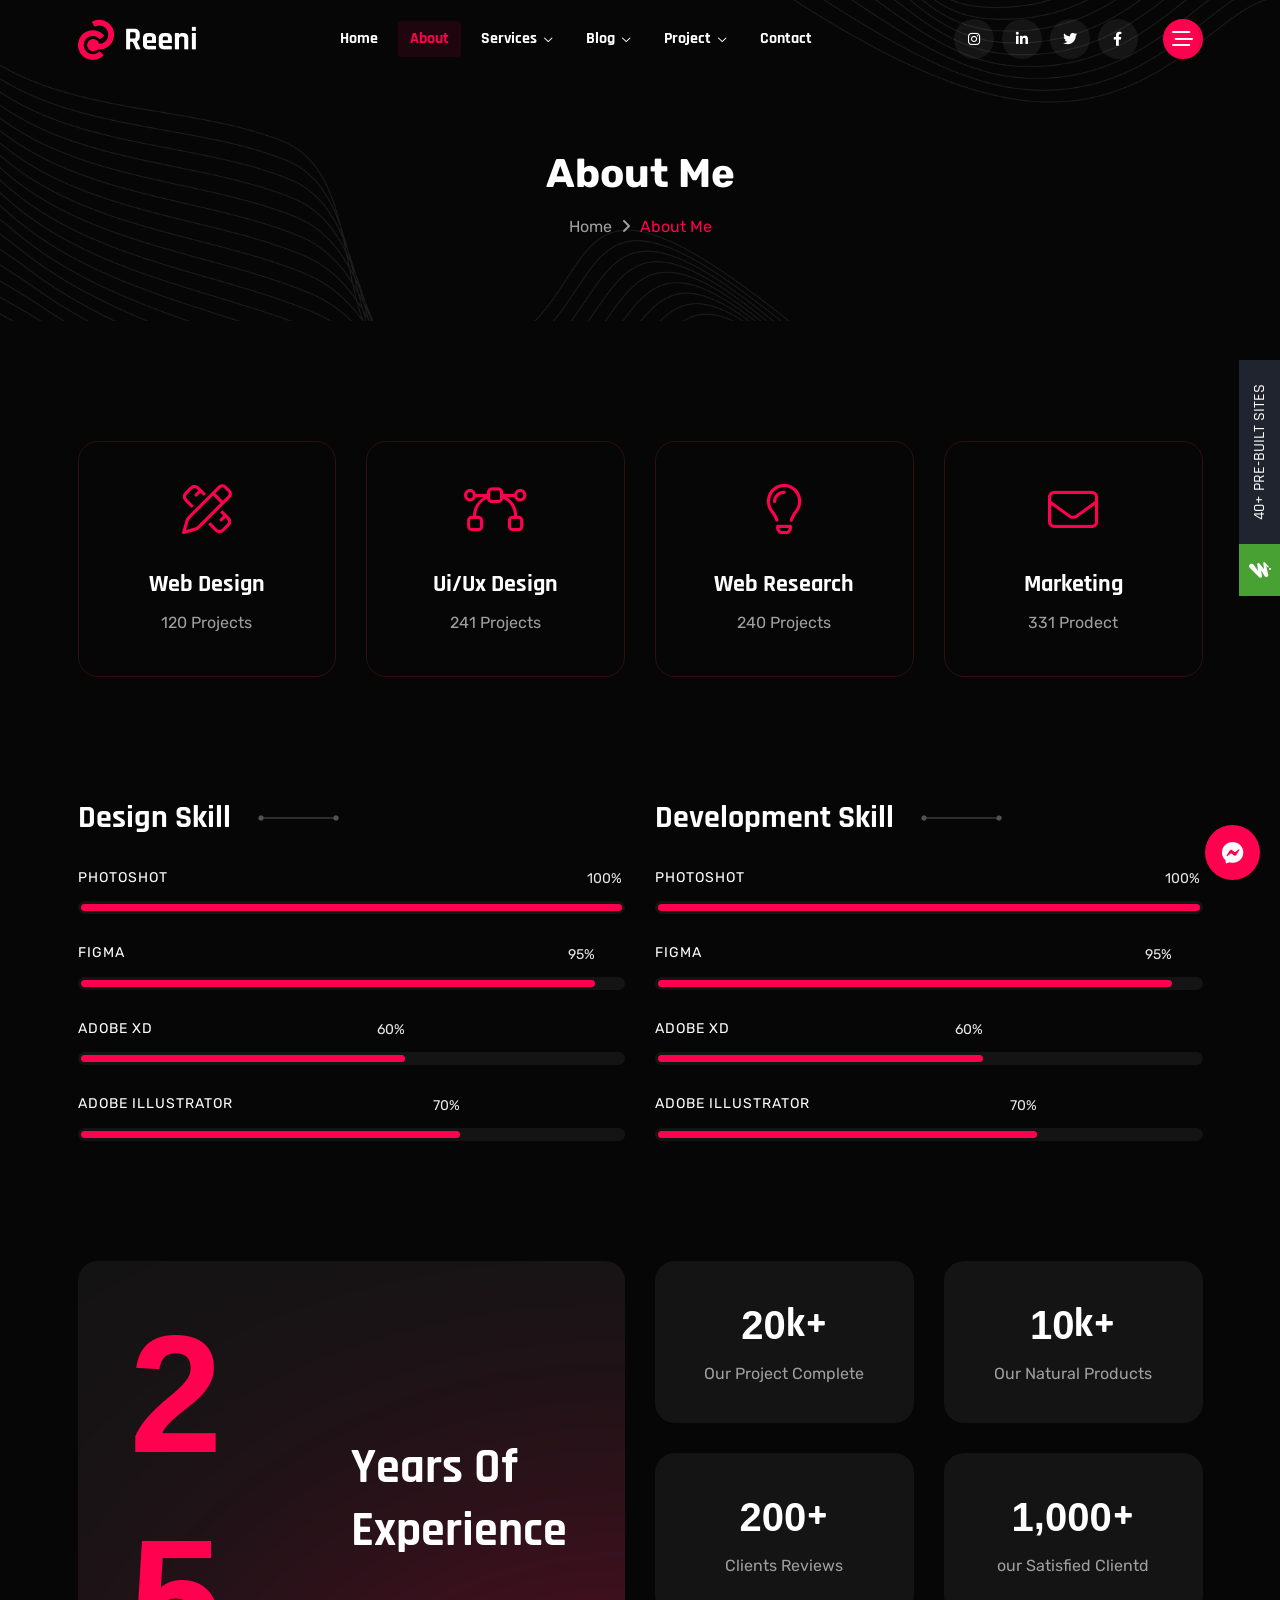
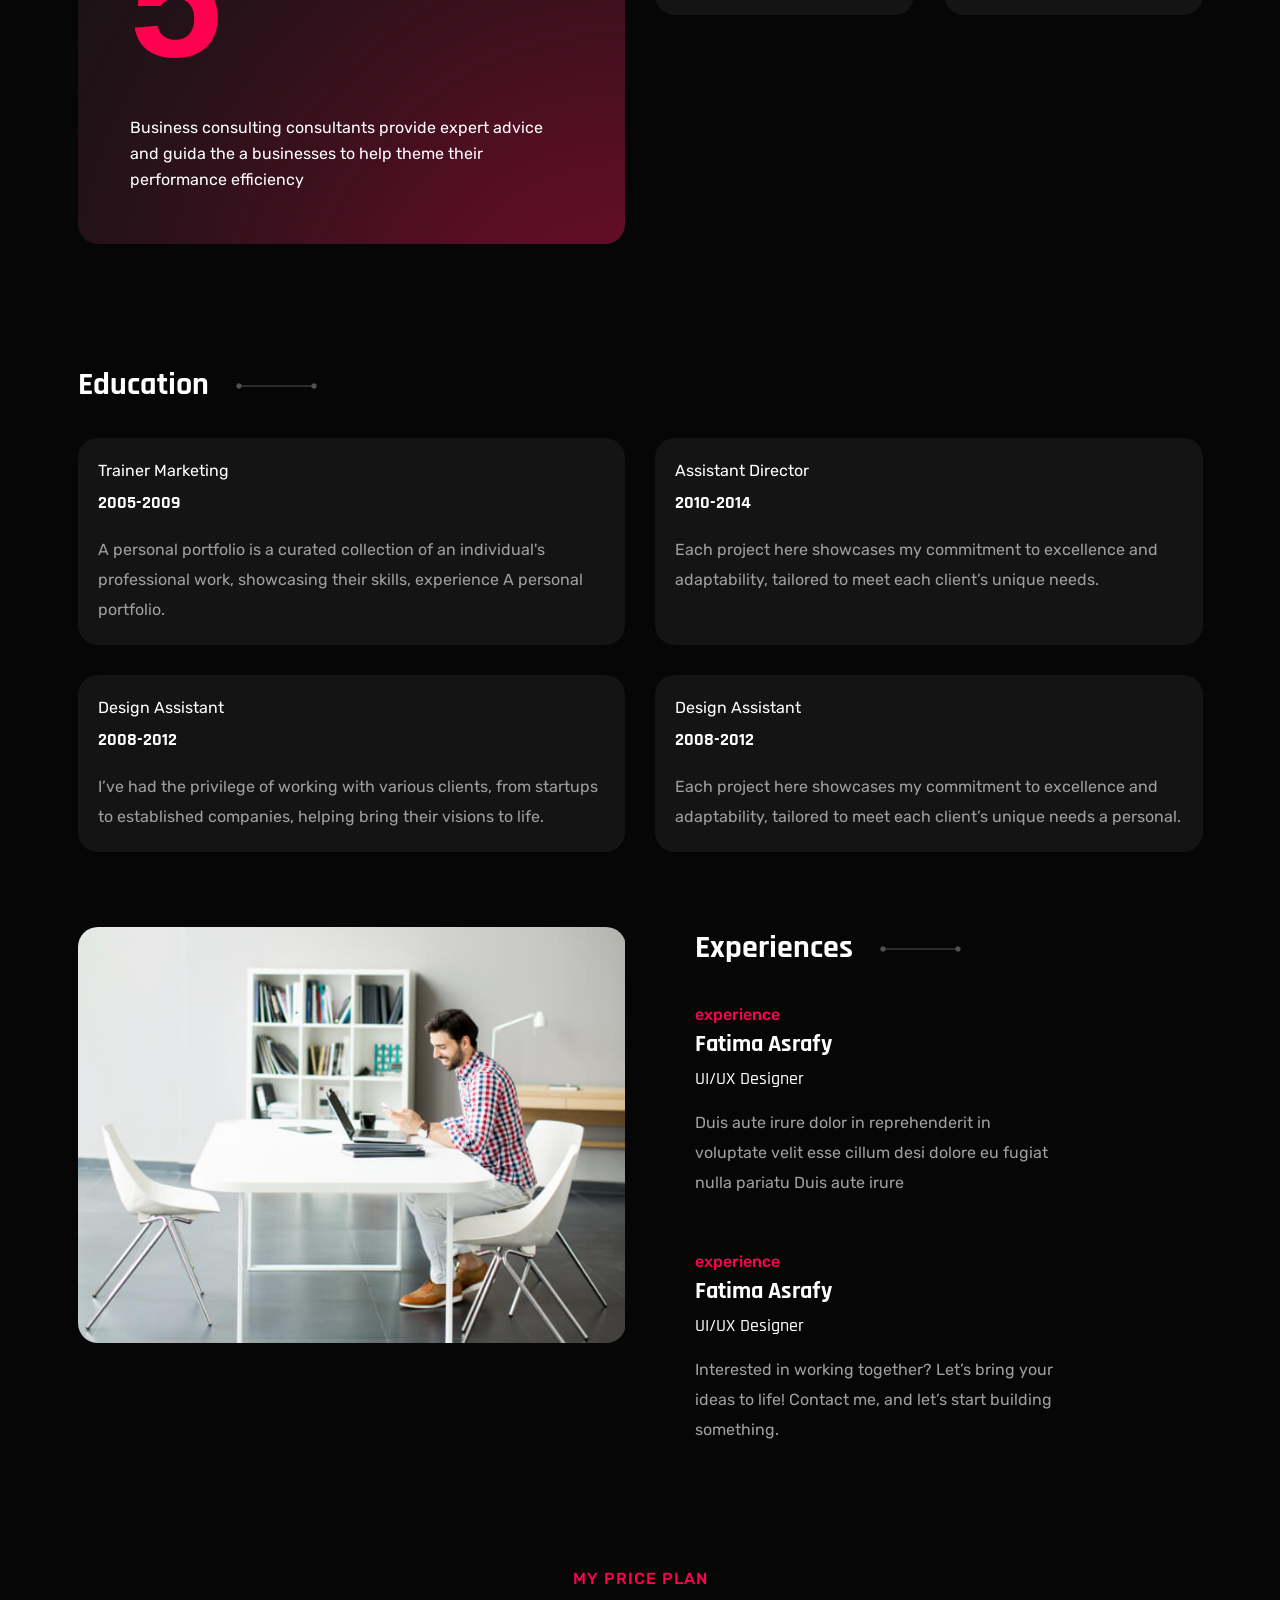
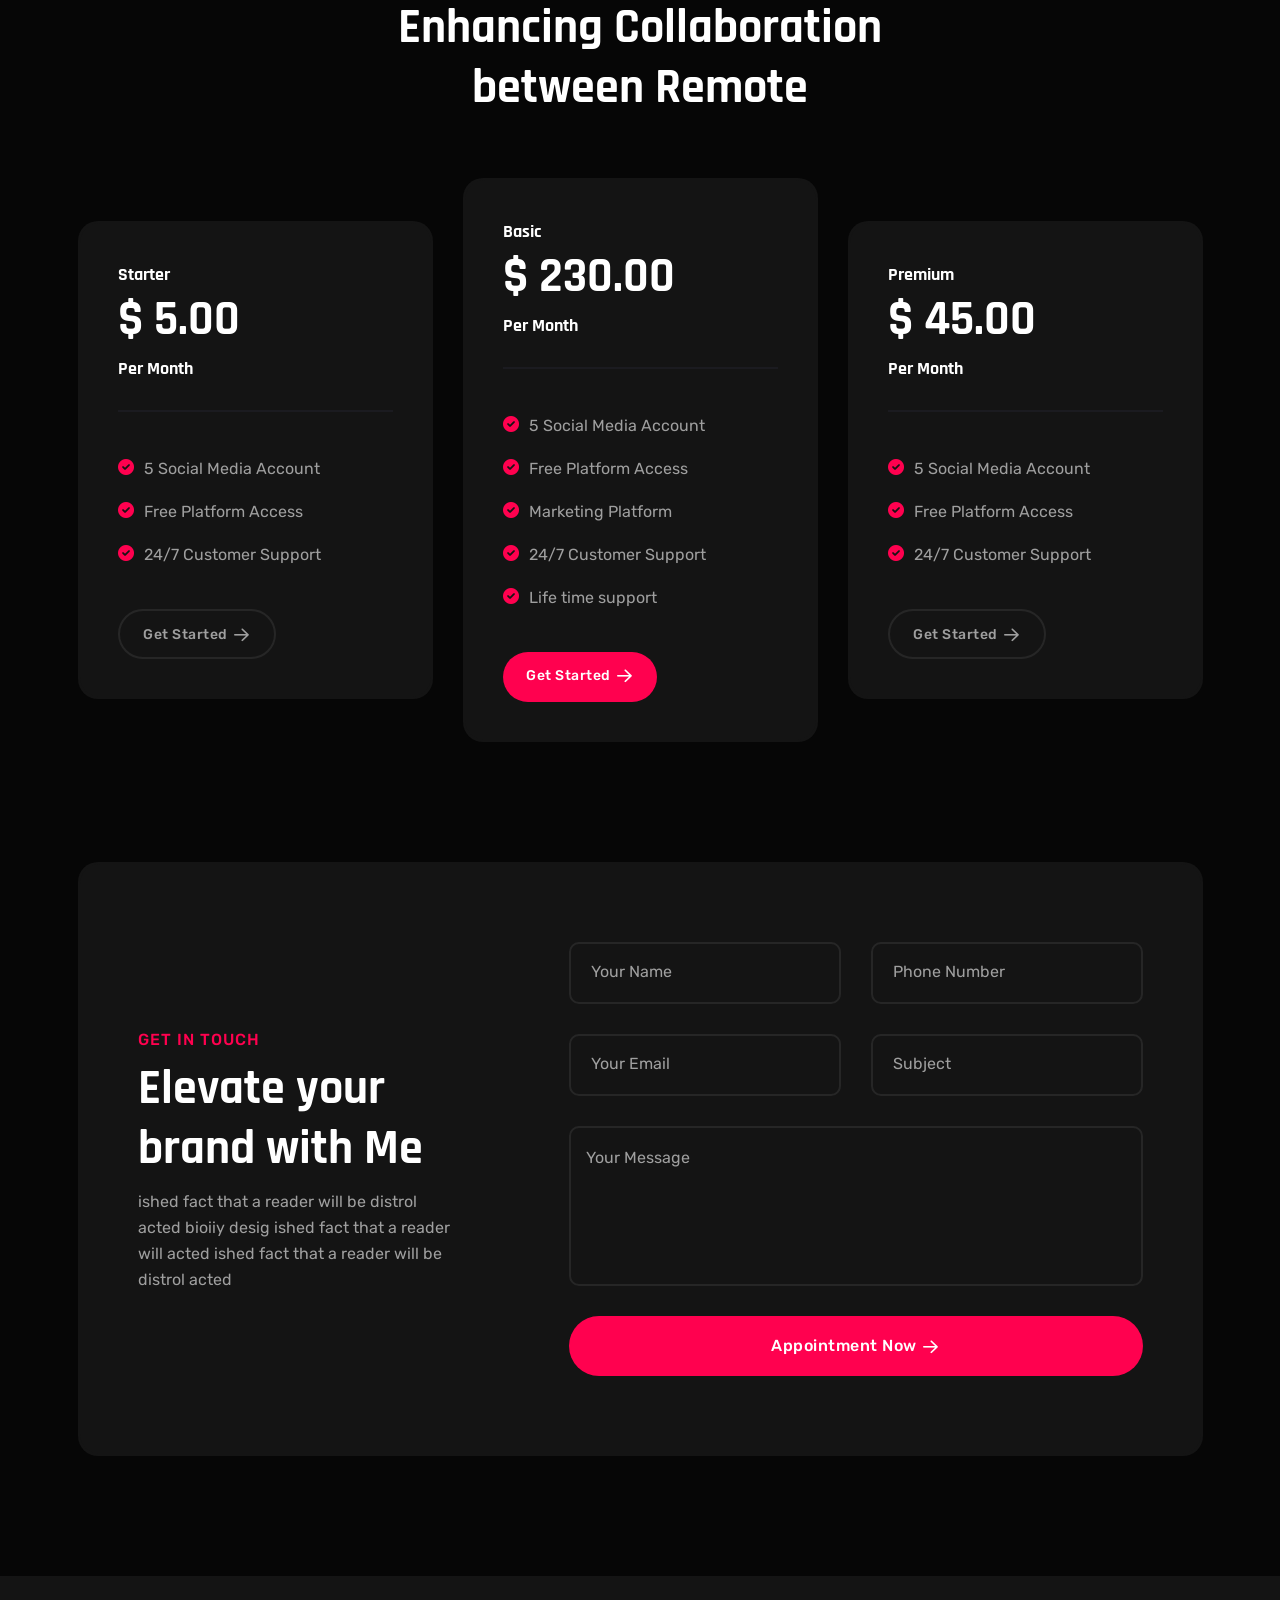
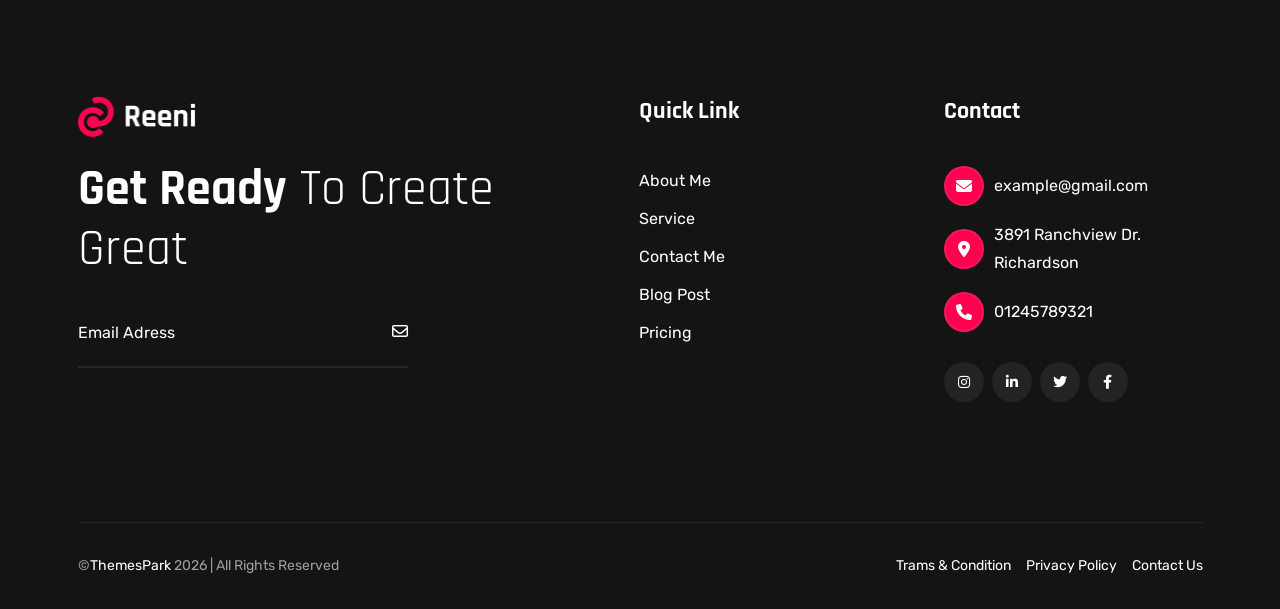
<file: ui/about.html>
<!DOCTYPE html>
<html lang="en">

<head>
    <meta charset="UTF-8">
    <meta http-equiv="X-UA-Compatible" content="IE=edge">
    <meta name="viewport" content="width=device-width, initial-scale=1.0">
    <meta name="description" content="Reeni is a modern personal portfolio template for designers, developers, content writer, cleaner, programmer, fashion designer, model, Influencer and freelancers. Fully responsive, SEO-friendly, Bootstrap and easy to customize.">
    <link rel="shortcut icon" type="image/x-icon" href="assets/images/favicon.svg">
    <title>About Reeni - Personal Portfolio HTML Template | Freelancer & Developer Portfolio</title>
    <!-- Bootstrap min css -->
    <link rel="stylesheet" href="assets/css/vendor/fontawesome.css">
    <link rel="stylesheet" href="assets/css/plugins/swiper.css">
    <link rel="stylesheet" href="assets/css/plugins/odometer.css">
    <link rel="stylesheet" href="assets/css/vendor/animate.min.css">
    <link rel="stylesheet" href="assets/css/vendor/bootstrap.min.css">
    <!-- custom css -->
    <link rel="stylesheet" href="assets/css/style.css">
</head>

<body class="about inner">

    <!-- tpm-header-area start -->
    <header class="tmp-header-area-start header-one header--sticky header--transparent">
        <div class="container">
            <div class="row">
                <div class="col-lg-12">
                    <div class="header-content">
                        <div class="logo">
                            <a href="index.html">
                                <img class="logo-dark" src="assets/images/logo/white-logo-reeni.png" alt="Reeni - Personal Portfolio HTML Template for developers and freelancers">
                                <img class="logo-white" src="assets/images/logo/logo-white.png" alt="Reeni - Personal Portfolio HTML Template for developers and freelancers">
                            </a>
                        </div>
                        <nav class="tmp-mainmenu-nav d-none d-xl-block">
                            <ul class="tmp-mainmenu">
                                <li>
                                    <a href="#">Home
                                    </a>
                                    <!-- <ul class="submenu">
            <li><a href="index.html">Home 01</a></li>
            <li><a href="index-02.html">Home 02</a></li>
            <li><a href="index-03.html">Home 03</a></li>
            <li><a href="index-04.html">Home 04</a></li>
            <li><a href="index-05.html">Home 05</a></li>
            <li><a href="index-06.html">Home 06</a></li>
            <li><a href="index-07.html">Home 07</a></li>
            <li><a href="index-08.html">Home 08</a></li>
            <li><a href="index-09.html">Home 09</a></li>
            <li><a href="index-10.html">Home 10</a></li>
            <li><a href="index-11.html">Home 11</a></li>
            <li><a href="index-12.html">Home 12</a></li>
            <li><a href="index-13.html">Home 13</a></li>
        </ul> -->
                                </li>
                                <li>
                                    <a href="about.html">About</a>
                                </li>
                                <li class="has-dropdown">
                                    <a href="#">Services
                                        <i class="fa-regular fa-chevron-down"></i>
                                    </a>
                                    <ul class="submenu">
                                        <li><a href="service.html">Service</a></li>
                                        <li><a href="service-details.html">Service Details</a></li>
                                    </ul>
                                </li>
                                <li class="has-dropdown">
                                    <a href="#">Blog
                                        <i class="fa-regular fa-chevron-down"></i>
                                    </a>
                                    <ul class="submenu">
                                        <li><a href="blog.html">Blog Classic</a></li>
                                        <li><a href="blog-details.html">Blog Details</a></li>
                                    </ul>
                                </li>
                                <li class="has-dropdown">
                                    <a href="#">Project
                                        <i class="fa-regular fa-chevron-down"></i>
                                    </a>
                                    <ul class="submenu">
                                        <li><a href="project.html">Project</a></li>
                                        <li><a href="project-details.html">Project Details</a></li>
                                    </ul>
                                </li>
                                <li>
                                    <a href="contact.html">Contact</a>
                                </li>
                            </ul>

                        </nav>
                        <div class="tmp-header-right">
                            <div class="social-share-wrapper d-none d-md-block">
                                <div class="social-link">
                                    <a href="#"><i class="fa-brands fa-instagram"></i></a>
                                    <a href="#"><i class="fa-brands fa-linkedin-in"></i></a>
                                    <a href="#"><i class="fa-brands fa-twitter"></i></a>
                                    <a href="#"><i class="fa-brands fa-facebook-f"></i></a>
                                </div>
                            </div>
                            <div class="actions-area">
                                <div class="tmp-side-collups-area d-none d-xl-block">
                                    <button class="tmp-menu-bars tmp_button_active"><i class="fa-regular fa-bars-staggered"></i></button>
                                </div>
                                <div class="tmp-side-collups-area d-block d-xl-none">
                                    <button class="tmp-menu-bars humberger_menu_active"><i class="fa-regular fa-bars-staggered"></i></button>
                                </div>
                            </div>
                        </div>
                    </div>
                </div>
            </div>
        </div>
    </header>
    <!-- tpm-header-area end -->

    <div class="d-none d-xl-block">
        <div class="tmp-sidebar-area tmp_side_bar">
            <div class="inner">
                <div class="top-area">
                    <a href="index.html" class="logo">
                        <img class="logo-dark" src="assets/images/logo/white-logo-reeni.png" alt="Reeni - Personal Portfolio HTML Template for developers and freelancers">
                        <img class="logo-white" src="assets/images/logo/logo-white.png" alt="Reeni - Personal Portfolio HTML Template for developers and freelancers">
                    </a>
                    <div class="close-icon-area">
                        <button class="tmp-round-action-btn close_side_menu_active">
                            <i class="fa-sharp fa-light fa-xmark"></i>
                        </button>
                    </div>
                </div>
                <div class="content-wrapper">
                    <div class="image-area-feature">
                        <a href="index.html">
                            <img src="assets/images/logo/man.png" alt="personal-logo">
                        </a>
                    </div>
                    <h5 class="title mt--30">Freelancer delivering exceptional Webflow, and Next.js solutions.</h5>
                    <p class="disc">I am a skilled freelancer specializing in Webflow development, Figma design, and Next.js projects. I deliver creative, dynamic, and user-centric web solutions.
                    </p>
                    <div class="short-contact-area">
                        <!-- single contact information -->
                        <div class="single-contact">
                            <i class="fa-solid fa-phone"></i>
                            <div class="information tmp-link-animation">
                                <span>Call Now</span>
                                <a href="#" class="number">+92 (8800) - 98670</a>
                            </div>
                        </div>
                        <!-- single contact information end -->

                        <!-- single contact information -->
                        <div class="single-contact">
                            <i class="fa-solid fa-envelope"></i>
                            <div class="information tmp-link-animation">
                                <span>Mail Us</span>
                                <a href="#" class="number">example@info.com</a>
                            </div>
                        </div>
                        <!-- single contact information end -->

                        <!-- single contact information -->
                        <div class="single-contact">
                            <i class="fa-solid fa-location-crosshairs"></i>
                            <div class="information tmp-link-animation">
                                <span>My Address</span>
                                <span class="number">66 Broklyant, New York 3269</span>
                            </div>
                        </div>
                        <!-- single contact information end -->
                    </div>
                    <!-- social area start -->
                    <div class="social-wrapper mt--20">
                        <span class="subtitle">find with me</span>
                        <div class="social-link">
                            <a href="#"><i class="fa-brands fa-instagram"></i></a>
                            <a href="#"><i class="fa-brands fa-linkedin-in"></i></a>
                            <a href="#"><i class="fa-brands fa-twitter"></i></a>
                            <a href="#"><i class="fa-brands fa-facebook-f"></i></a>
                        </div>
                    </div>
                    <!-- social area end -->
                </div>
            </div>
        </div>
        <a class="overlay_close_side_menu close_side_menu_active" href="javascript:void(0);"></a>
    </div>

    <div class="d-block d-xl-none">
        <div class="tmp-popup-mobile-menu">
            <div class="inner">
                <div class="header-top">
                    <div class="logo">
                        <a href="index.html" class="logo-area">
                            <img class="logo-dark" src="assets/images/logo/white-logo-reeni.png" alt="Reeni - Personal Portfolio HTML Template for developers and freelancers">
                            <img class="logo-white" src="assets/images/logo/logo-white.png" alt="Reeni - Personal Portfolio HTML Template for developers and freelancers">
                        </a>

                    </div>
                    <div class="close-menu">
                        <button class="close-button tmp-round-action-btn">
                            <i class="fa-sharp fa-light fa-xmark"></i>
                        </button>
                    </div>
                </div>
                <ul class="tmp-mainmenu">
                    <li>
                        <a href="#">Home
                        </a>
                        <!-- <ul class="submenu">
            <li><a href="index.html">Home 01</a></li>
            <li><a href="index-02.html">Home 02</a></li>
            <li><a href="index-03.html">Home 03</a></li>
            <li><a href="index-04.html">Home 04</a></li>
            <li><a href="index-05.html">Home 05</a></li>
            <li><a href="index-06.html">Home 06</a></li>
            <li><a href="index-07.html">Home 07</a></li>
            <li><a href="index-08.html">Home 08</a></li>
            <li><a href="index-09.html">Home 09</a></li>
            <li><a href="index-10.html">Home 10</a></li>
            <li><a href="index-11.html">Home 11</a></li>
            <li><a href="index-12.html">Home 12</a></li>
            <li><a href="index-13.html">Home 13</a></li>
        </ul> -->
                    </li>
                    <li>
                        <a href="about.html">About</a>
                    </li>
                    <li class="has-dropdown">
                        <a href="#">Services
                            <i class="fa-regular fa-chevron-down"></i>
                        </a>
                        <ul class="submenu">
                            <li><a href="service.html">Service</a></li>
                            <li><a href="service-details.html">Service Details</a></li>
                        </ul>
                    </li>
                    <li class="has-dropdown">
                        <a href="#">Blog
                            <i class="fa-regular fa-chevron-down"></i>
                        </a>
                        <ul class="submenu">
                            <li><a href="blog.html">Blog Classic</a></li>
                            <li><a href="blog-details.html">Blog Details</a></li>
                        </ul>
                    </li>
                    <li class="has-dropdown">
                        <a href="#">Project
                            <i class="fa-regular fa-chevron-down"></i>
                        </a>
                        <ul class="submenu">
                            <li><a href="project.html">Project</a></li>
                            <li><a href="project-details.html">Project Details</a></li>
                        </ul>
                    </li>
                    <li>
                        <a href="contact.html">Contact</a>
                    </li>
                </ul>


                <div class="social-wrapper mt--40">
                    <span class="subtitle">find with me</span>
                    <div class="social-link">
                        <a href="#"><i class="fa-brands fa-instagram"></i></a>
                        <a href="#"><i class="fa-brands fa-linkedin-in"></i></a>
                        <a href="#"><i class="fa-brands fa-twitter"></i></a>
                        <a href="#"><i class="fa-brands fa-facebook-f"></i></a>
                    </div>
                </div>
                <!-- social area end -->



            </div>
        </div>
    </div>


    <!-- Breadcrumb Area Start -->
    <div class="breadcrumb-area breadcrumb-bg">
        <div class="container">
            <div class="row">
                <div class="col-lg-12">
                    <div class="breadcrumb-inner text-center">
                        <h1 class="title split-collab">About Me</h1>
                        <ul class="page-list">
                            <li class="tmp-breadcrumb-item"><a href="/">Home</a></li>
                            <li class="icon"><i class="fa-solid fa-angle-right"></i></li>
                            <li class="tmp-breadcrumb-item active">About Me</li>
                        </ul>
                    </div>
                </div>
            </div>
        </div>
    </div>
    <!-- Breadcrumb Area End -->

    <!-- Tpm Service Area Start -->
    <section class="service-area tmp-section-gap">
        <div class="container">
            <div class="row justify-content-center">
                <div class="col-lg-3 col-md-4 col-sm-6">
                    <div class="service-card-v1 tmp-scroll-trigger tmp-fade-in animation-order-1 tmp-link-animation">
                        <div class="service-card-icon">
                            <i class="fa-light fa-pen-ruler"></i>
                        </div>
                        <h4 class="service-title"><a href="service-details.html">Web Design</a></h4>
                        <p class="service-para">120 Projects</p>
                    </div>
                </div>
                <div class="col-lg-3 col-md-4 col-sm-6">
                    <div class="service-card-v1 tmp-scroll-trigger tmp-fade-in animation-order-2 tmp-link-animation">
                        <div class="service-card-icon">
                            <i class="fa-light fa-bezier-curve"></i>
                        </div>
                        <h4 class="service-title"><a href="service-details.html">Ui/Ux Design</a></h4>
                        <p class="service-para">241 Projects</p>
                    </div>
                </div>
                <div class="col-lg-3 col-md-4 col-sm-6">
                    <div class="service-card-v1 tmp-scroll-trigger tmp-fade-in animation-order-3 tmp-link-animation">
                        <div class="service-card-icon">
                            <i class="fa-light fa-lightbulb"></i>
                        </div>
                        <h4 class="service-title"><a href="service-details.html">Web Research</a></h4>
                        <p class="service-para">240 Projects</p>
                    </div>
                </div>
                <div class="col-lg-3 col-md-4 col-sm-6">
                    <div class="service-card-v1 tmp-scroll-trigger tmp-fade-in animation-order-4 tmp-link-animation">
                        <div class="service-card-icon">
                            <i class="fa-light fa-envelope"></i>
                        </div>
                        <h4 class="service-title"><a href="service-details.html">Marketing</a></h4>
                        <p class="service-para">331 Prodect</p>
                    </div>
                </div>
            </div>
        </div>
    </section>
    <!-- Tpm Service Area End -->

    <!-- tmp skill area start -->
    <div class="tmp-skill-area tmp-section-gapBottom">
        <div class="container">
            <div class="row">
                <div class="inner">
                    <div class="row">
                        <div class="col-lg-6">
                            <div class="progress-wrapper">
                                <div class="content">
                                    <h2 class="custom-title mb--30 tmp-scroll-trigger tmp-fade-in animation-order-1">
                                        Design Skill <span><img src="assets/images/custom-line/custom-line.png" alt="custom-line"></span>
                                    </h2>
                                    <!-- Start Single Progress Charts -->
                                    <div class="progress-charts">
                                        <h6 class="heading heading-h6">
                                            PHOTOSHOT</h6>
                                        <div class="progress">
                                            <div class="progress-bar wow fadeInLeft" data-wow-duration="0.5s" data-wow-delay=".3s" role="progressbar" style="width: 100%; visibility: visible; animation-duration: 0.5s; animation-delay: 0.3s; animation-name: fadeInLeft;" aria-valuenow="85" aria-valuemin="0" aria-valuemax="100">
                                                <span class="percent-label">100%</span>
                                            </div>
                                        </div>
                                    </div>
                                    <!-- End Single Progress Charts -->

                                    <!-- Start Single Progress Charts -->
                                    <div class="progress-charts">
                                        <h6 class="heading heading-h6">
                                            FIGMA</h6>
                                        <div class="progress">
                                            <div class="progress-bar wow fadeInLeft" data-wow-duration="0.6s" data-wow-delay=".4s" role="progressbar" style="width: 95%; visibility: visible; animation-duration: 0.6s; animation-delay: 0.4s; animation-name: fadeInLeft;" aria-valuenow="85" aria-valuemin="0" aria-valuemax="100">
                                                <span class="percent-label">95%</span>
                                            </div>
                                        </div>
                                    </div>
                                    <!-- End Single Progress Charts -->

                                    <!-- Start Single Progress Charts -->
                                    <div class="progress-charts">
                                        <h6 class="heading heading-h6">
                                            ADOBE XD</h6>
                                        <div class="progress">
                                            <div class="progress-bar wow fadeInLeft" data-wow-duration="0.7s" data-wow-delay=".5s" role="progressbar" style="width: 60%; visibility: visible; animation-duration: 0.7s; animation-delay: 0.5s; animation-name: fadeInLeft;" aria-valuenow="85" aria-valuemin="0" aria-valuemax="100">
                                                <span class="percent-label">60%</span>
                                            </div>
                                        </div>
                                    </div>
                                    <!-- End Single Progress Charts -->

                                    <!-- Start Single Progress Charts -->
                                    <div class="progress-charts">
                                        <h6 class="heading heading-h6">
                                            ADOBE ILLUSTRATOR</h6>
                                        <div class="progress">
                                            <div class="progress-bar wow fadeInLeft" data-wow-duration="0.8s" data-wow-delay=".6s" role="progressbar" style="width: 70%; visibility: visible; animation-duration: 0.8s; animation-delay: 0.6s; animation-name: fadeInLeft;" aria-valuenow="85" aria-valuemin="0" aria-valuemax="100">
                                                <span class="percent-label">70%</span>
                                            </div>
                                        </div>
                                    </div>
                                    <!-- End Single Progress Charts -->

                                </div>
                            </div>
                        </div>
                        <div class="col-lg-6">
                            <div class="progress-wrapper">
                                <div class="content">
                                    <h2 class="custom-title mb--30 tmp-scroll-trigger tmp-fade-in animation-order-1">
                                        Development Skill <span><img src="assets/images/custom-line/custom-line.png" alt="custom-line"></span>
                                    </h2>
                                    <!-- Start Single Progress Charts -->
                                    <div class="progress-charts">
                                        <h6 class="heading heading-h6">
                                            PHOTOSHOT</h6>
                                        <div class="progress">
                                            <div class="progress-bar wow fadeInLeft" data-wow-duration="0.5s" data-wow-delay=".3s" role="progressbar" style="width: 100%; visibility: visible; animation-duration: 0.5s; animation-delay: 0.3s; animation-name: fadeInLeft;" aria-valuenow="85" aria-valuemin="0" aria-valuemax="100">
                                                <span class="percent-label">100%</span>
                                            </div>
                                        </div>
                                    </div>
                                    <!-- End Single Progress Charts -->

                                    <!-- Start Single Progress Charts -->
                                    <div class="progress-charts">
                                        <h6 class="heading heading-h6">
                                            FIGMA</h6>
                                        <div class="progress">
                                            <div class="progress-bar wow fadeInLeft" data-wow-duration="0.6s" data-wow-delay=".4s" role="progressbar" style="width: 95%; visibility: visible; animation-duration: 0.6s; animation-delay: 0.4s; animation-name: fadeInLeft;" aria-valuenow="85" aria-valuemin="0" aria-valuemax="100">
                                                <span class="percent-label">95%</span>
                                            </div>
                                        </div>
                                    </div>
                                    <!-- End Single Progress Charts -->

                                    <!-- Start Single Progress Charts -->
                                    <div class="progress-charts">
                                        <h6 class="heading heading-h6">
                                            ADOBE XD</h6>
                                        <div class="progress">
                                            <div class="progress-bar wow fadeInLeft" data-wow-duration="0.7s" data-wow-delay=".5s" role="progressbar" style="width: 60%; visibility: visible; animation-duration: 0.7s; animation-delay: 0.5s; animation-name: fadeInLeft;" aria-valuenow="85" aria-valuemin="0" aria-valuemax="100">
                                                <span class="percent-label">60%</span>
                                            </div>
                                        </div>
                                    </div>
                                    <!-- End Single Progress Charts -->

                                    <!-- Start Single Progress Charts -->
                                    <div class="progress-charts">
                                        <h6 class="heading heading-h6">
                                            ADOBE ILLUSTRATOR</h6>
                                        <div class="progress">
                                            <div class="progress-bar wow fadeInLeft" data-wow-duration="0.8s" data-wow-delay=".6s" role="progressbar" style="width: 70%; visibility: visible; animation-duration: 0.8s; animation-delay: 0.6s; animation-name: fadeInLeft;" aria-valuenow="85" aria-valuemin="0" aria-valuemax="100">
                                                <span class="percent-label">70%</span>
                                            </div>
                                        </div>
                                    </div>
                                    <!-- End Single Progress Charts -->

                                </div>
                            </div>
                        </div>
                    </div>
                </div>
            </div>
        </div>
    </div>
    <!-- tmp skill area end -->

    <!-- Tpm Counter Area Start -->
    <section class="counter-area tmp-section-gapBottom">
        <div class="container">
            <div class="row g-5">
                <div class="col-12 col-lg-6 col-xl-6 col-xxl-6">
                    <div class="year-of-expariance-wrapper bg-blur-style-one tmp-scroll-trigger tmp-fade-in animation-order-1">
                        <div class="year-expariance-wrap">
                            <!-- <h2 class="year-number"><span class="counter">25 </span> </h2> -->
                            <h2 class="counter year-number"><span class="odometer" data-count="25">00</span>
                            </h2>
                            <h3 class="year-title">Years Of <br> experience</h3>
                        </div>
                        <p class="year-para">Business consulting consultants provide expert advice and guida the a
                            businesses to help theme their performance efficiency</p>
                    </div>
                </div>
                <div class="col-12 col-lg-6 col-xl-6 col-xxl-6">
                    <div class="counter-area-right-content">
                        <div class="row g-5">
                            <div class="col-lg-6 col-sm-6 col-12">
                                <div class="counter-card tmponhover tmp-scroll-trigger tmp-fade-in animation-order-1">
                                    <h3 class="counter counter-title"><span class="odometer" data-count="20">00</span>k+
                                    </h3>
                                    <p class="counter-para">Our Project Complete</p>
                                </div>
                            </div>
                            <div class="col-lg-6 col-sm-6 col-12">
                                <div class="counter-card tmponhover tmp-scroll-trigger tmp-fade-in animation-order-2">
                                    <h3 class="counter counter-title"><span class="odometer" data-count="10">00</span>k+
                                    </h3>
                                    <p class="counter-para">Our Natural Products</p>
                                </div>
                            </div>
                            <div class="col-lg-6 col-sm-6 col-12">
                                <div class="counter-card tmponhover tmp-scroll-trigger tmp-fade-in animation-order-3">
                                    <h3 class="counter counter-title"><span class="odometer" data-count="200">00</span>+
                                    </h3>
                                    <p class="counter-para">Clients Reviews</p>
                                </div>
                            </div>
                            <div class="col-lg-6 col-sm-6 col-12">
                                <div class="counter-card tmponhover tmp-scroll-trigger tmp-fade-in animation-order-4">
                                    <h3 class="counter counter-title"><span class="odometer" data-count="1000">00</span>+
                                    </h3>
                                    <p class="counter-para">our Satisfied Clientd</p>
                                </div>
                            </div>
                        </div>
                    </div>
                </div>
            </div>
        </div>
    </section>
    <!-- Tpm Counter Area End -->

    <!-- Tpm Education Experience Area Start -->
    <section class="education-experience tmp-section-gapBottom">
        <div class="container">
            <h2 class="custom-title mb-32 tmp-scroll-trigger tmp-fade-in animation-order-1">Education <span><img src="assets/images/custom-line/custom-line.png"
                        alt="custom-line"></span>
            </h2>
            <div class="row g-5">
                <div class="col-lg-6 col-sm-6">
                    <div class="education-experience-card tmponhover tmp-scroll-trigger tmp-fade-in animation-order-1">
                        <h4 class="edu-sub-title">Trainer Marketing</h4>
                        <h2 class="edu-title">2005-2009</h2>
                        <p class="edu-para">A personal portfolio is a curated collection of an individual's professional
                            work, showcasing their skills, experience A personal portfolio.</p>
                    </div>
                </div>
                <div class="col-lg-6 col-sm-6">
                    <div class="education-experience-card tmponhover tmp-scroll-trigger tmp-fade-in animation-order-2">
                        <h4 class="edu-sub-title">Assistant Director</h4>
                        <h2 class="edu-title">2010-2014</h2>
                        <p class="edu-para">Each project here showcases my commitment to excellence and adaptability, tailored to meet each client’s unique needs.</p>
                    </div>
                </div>
                <div class="col-lg-6 col-sm-6">
                    <div class="education-experience-card tmponhover tmp-scroll-trigger tmp-fade-in animation-order-3">
                        <h4 class="edu-sub-title">Design Assistant</h4>
                        <h2 class="edu-title">2008-2012</h2>
                        <p class="edu-para">I’ve had the privilege of working with various clients, from startups to established companies, helping bring their visions to life.</p>
                    </div>
                </div>
                <div class="col-lg-6 col-sm-6">
                    <div class="education-experience-card tmponhover tmp-scroll-trigger tmp-fade-in animation-order-4">
                        <h4 class="edu-sub-title">Design Assistant</h4>
                        <h2 class="edu-title">2008-2012</h2>
                        <p class="edu-para">Each project here showcases my commitment to excellence and adaptability, tailored to meet each client’s unique needs a personal.</p>
                    </div>
                </div>
            </div>
            <div class="experiences-wrapper v2">
                <div class="row">
                    <div class="col-lg-6">
                        <div class="experiences-wrap-right-content">
                            <img class="tmp-scroll-trigger tmp-zoom-in animation-order-1" src="assets/images/experiences/expert-img-two.jpg" alt="expert-img">
                        </div>
                    </div>
                    <div class="col-lg-6">
                        <div class="experiences-wrap-left-content">

                            <h2 class="custom-title mb-32 tmp-scroll-trigger tmp-fade-in animation-order-1">Experiences <span><img
                            src="assets/images/custom-line/custom-line.png" alt="custom-line"></span></h2>
                            <div class="experience-content tmp-scroll-trigger tmp-fade-in animation-order-1">
                                <p class="ex-subtitle">experience</p>
                                <h2 class="ex-name">Fatima Asrafy</h2>
                                <h3 class="ex-title">UI/UX Designer</h3>
                                <p class="ex-para">Duis aute irure dolor in reprehenderit in voluptate velit esse cillum
                                    desi dolore eu fugiat nulla pariatu Duis aute irure</p>
                            </div>

                            <div class="experience-content tmp-scroll-trigger tmp-fade-in animation-order-2">
                                <p class="ex-subtitle">experience</p>
                                <h2 class="ex-name">Fatima Asrafy</h2>
                                <h3 class="ex-title">UI/UX Designer</h3>
                                <p class="ex-para">Interested in working together? Let’s bring your ideas to life! Contact me, and let’s start building something.</p>
                            </div>

                        </div>
                    </div>
                </div>
            </div>
        </div>
    </section>
    <!-- Tpm Education Experience Area End -->


    <section class="our-price-plan-area tmp-section-gapBottom">
        <div class="container">
            <div class="section-head mb--60">
                <div class="section-sub-title center-title tmp-scroll-trigger tmp-fade-in animation-order-1">
                    <span class="subtitle">My Price plan</span>
                </div>
                <h2 class="title split-collab tmp-scroll-trigger tmp-fade-in animation-order-2">Enhancing Collaboration
                    <br> between Remote
                </h2>
            </div>
            <div class="row align-items-center">
                <div class="col-lg-4 col-md-6">
                    <div class="price-plan-card tmponhover blur-style-two tmp-scroll-trigger tmp-fade-in animation-order-1">
                        <span class="price-sub-title">Starter</span>
                        <h3 class="main-price">$ 5.00</h3>
                        <p class="per-month">Per Month</p>
                        <div class="check-box">
                            <ul>
                                <li>
                                    <div class="check-box-item">
                                        <div class="box-icon">
                                            <i class="fa-solid fa-circle-check"></i>
                                        </div>
                                        <p class="box-para">5 Social Media Account</p>
                                    </div>
                                </li>
                                <li>
                                    <div class="check-box-item">
                                        <div class="box-icon">
                                            <i class="fa-solid fa-circle-check"></i>
                                        </div>
                                        <p class="box-para">Free Platform Access</p>
                                    </div>
                                </li>
                                <li>
                                    <div class="check-box-item">
                                        <div class="box-icon">
                                            <i class="fa-solid fa-circle-check"></i>
                                        </div>
                                        <p class="box-para">24/7 Customer Support</p>
                                    </div>
                                </li>
                            </ul>
                        </div>
                        <div class="tmp-button-here">
                            <a class="tmp-btn hover-icon-reverse btn-border btn-md radius-round" href="contact.html">
                                <span class="icon-reverse-wrapper">
                    <span class="btn-text">Get Started</span>
                                <span class="btn-icon"><i class="fa-sharp fa-regular fa-arrow-right"></i></span>
                                <span class="btn-icon"><i class="fa-sharp fa-regular fa-arrow-right"></i></span>
                                </span>
                            </a>
                        </div>
                    </div>
                </div>
                <div class="col-lg-4 col-md-6 tmp-scroll-trigger tmp-fade-in animation-order-2">
                    <div class="price-plan-card tmponhover blur-style-two active">
                        <span class="price-sub-title">Basic</span>
                        <h3 class="main-price">$ 230.00</h3>
                        <p class="per-month">Per Month</p>
                        <div class="check-box">
                            <ul>
                                <li>
                                    <div class="check-box-item">
                                        <div class="box-icon">
                                            <i class="fa-solid fa-circle-check"></i>
                                        </div>
                                        <p class="box-para">5 Social Media Account</p>
                                    </div>
                                </li>
                                <li>
                                    <div class="check-box-item">
                                        <div class="box-icon">
                                            <i class="fa-solid fa-circle-check"></i>
                                        </div>
                                        <p class="box-para">Free Platform Access</p>
                                    </div>
                                </li>
                                <li>
                                    <div class="check-box-item">
                                        <div class="box-icon">
                                            <i class="fa-solid fa-circle-check"></i>
                                        </div>
                                        <p class="box-para">Marketing Platform</p>
                                    </div>
                                </li>
                                <li>
                                    <div class="check-box-item">
                                        <div class="box-icon">
                                            <i class="fa-solid fa-circle-check"></i>
                                        </div>
                                        <p class="box-para">24/7 Customer Support</p>
                                    </div>
                                </li>
                                <li>
                                    <div class="check-box-item">
                                        <div class="box-icon">
                                            <i class="fa-solid fa-circle-check"></i>
                                        </div>
                                        <p class="box-para">Life time support</p>
                                    </div>
                                </li>
                            </ul>
                        </div>
                        <div class="tmp-button-here">
                            <a class="tmp-btn hover-icon-reverse btn-md radius-round" href="contact.html">
                                <span class="icon-reverse-wrapper">
                    <span class="btn-text">Get Started</span>
                                <span class="btn-icon"><i class="fa-sharp fa-regular fa-arrow-right"></i></span>
                                <span class="btn-icon"><i class="fa-sharp fa-regular fa-arrow-right"></i></span>
                                </span>
                            </a>
                        </div>
                    </div>
                </div>
                <div class="col-lg-4 col-md-6">
                    <div class="price-plan-card tmponhover blur-style-two tmp-scroll-trigger tmp-fade-in animation-order-3">
                        <span class="price-sub-title">Premium</span>
                        <h3 class="main-price">$ 45.00</h3>
                        <p class="per-month">Per Month</p>
                        <div class="check-box">
                            <ul>
                                <li>
                                    <div class="check-box-item">
                                        <div class="box-icon">
                                            <i class="fa-solid fa-circle-check"></i>
                                        </div>
                                        <p class="box-para">5 Social Media Account</p>
                                    </div>
                                </li>
                                <li>
                                    <div class="check-box-item">
                                        <div class="box-icon">
                                            <i class="fa-solid fa-circle-check"></i>
                                        </div>
                                        <p class="box-para">Free Platform Access</p>
                                    </div>
                                </li>
                                <li>
                                    <div class="check-box-item">
                                        <div class="box-icon">
                                            <i class="fa-solid fa-circle-check"></i>
                                        </div>
                                        <p class="box-para">24/7 Customer Support</p>
                                    </div>
                                </li>
                            </ul>
                        </div>
                        <div class="tmp-button-here">
                            <a class="tmp-btn hover-icon-reverse btn-border btn-md radius-round" href="contact.html">
                                <span class="icon-reverse-wrapper">
                    <span class="btn-text">Get Started</span>
                                <span class="btn-icon"><i class="fa-sharp fa-regular fa-arrow-right"></i></span>
                                <span class="btn-icon"><i class="fa-sharp fa-regular fa-arrow-right"></i></span>
                                </span>
                            </a>
                        </div>
                    </div>
                </div>
            </div>
        </div>
    </section>

    <!-- Tpm Get In touch start -->
    <section class="get-in-touch-area tmp-section-gapBottom">
        <div class="container">
            <div class="contact-get-in-touch-wrap">
                <div class="get-in-touch-wrapper tmponhover">
                    <div class="row g-5 align-items-center">
                        <div class="col-lg-5">
                            <div class="section-head text-align-left">
                                <div class="section-sub-title tmp-scroll-trigger tmp-fade-in animation-order-1">
                                    <span class="subtitle">GET IN TOUCH</span>
                                </div>
                                <h2 class="title split-collab tmp-scroll-trigger tmp-fade-in animation-order-2">Elevate your brand with Me </h2>
                                <p class="description tmp-scroll-trigger tmp-fade-in animation-order-3">ished fact that a reader will be
                                    distrol acted bioiiy desig
                                    ished fact that a reader will acted ished fact that a reader will be distrol
                                    acted </p>
                            </div>
                        </div>
                        <div class="col-lg-7">
                            <div class="contact-inner">
                                <div class="contact-form">
                                    <div id="form-messages" class="error"></div>
                                    <form class="tmp-dynamic-form" id="contact-form" method="POST" action="mailer.php">
                                        <div class="contact-form-wrapper row">
                                            <div class="col-lg-6">
                                                <div class="form-group">
                                                    <input class="input-field" name="name" id="contact-name" placeholder="Your Name" type="text" required>
                                                </div>
                                            </div>

                                            <div class="col-lg-6">
                                                <div class="form-group">
                                                    <input class="input-field" id="contact-phone" placeholder="Phone Number" type="number" required>
                                                </div>
                                            </div>

                                            <div class="col-lg-6">
                                                <div class="form-group">
                                                    <input class="input-field" id="contact-email" name="email" placeholder="Your Email" type="email" required>
                                                </div>
                                            </div>

                                            <div class="col-lg-6">
                                                <div class="form-group">
                                                    <input class="input-field" type="text" id="subject" name="subject" placeholder="Subject">
                                                </div>
                                            </div>

                                            <div class="col-lg-12">
                                                <div class="form-group">
                                                    <textarea class="input-field" placeholder="Your Message" name="message" id="contact-message" required></textarea>
                                                </div>
                                            </div>

                                            <div class="col-lg-12">
                                                <div class="tmp-button-here">
                                                    <button class="tmp-btn hover-icon-reverse radius-round w-100" name="submit" type="submit" id="submit">
                                                        <span class="icon-reverse-wrapper">
                                        <span class="btn-text">Appointment Now</span>
                                                        <span class="btn-icon"><i class="fa-sharp fa-regular fa-arrow-right"></i></span>
                                                        <span class="btn-icon"><i class="fa-sharp fa-regular fa-arrow-right"></i></span>
                                                        </span>
                                                    </button>
                                                </div>
                                            </div>
                                        </div>
                                    </form>
                                </div>
                            </div>
                        </div>
                    </div>
                </div>
            </div>
        </div>
    </section>
    <!-- Tpm Get In touch End -->

    <!-- Start Footer Area  -->
    <!-- Start Footer Area  -->
    <footer class="footer-area footer-style-one-wrapper bg-color-footer bg_images tmp-section-gap">
        <div class="container">
            <div class="footer-main footer-style-one">
                <div class="row g-5">
                    <div class="col-lg-5 col-md-6">
                        <div class="single-footer-wrapper border-right mr--20">
                            <div class="logo">
                                <a href="index.html">
                                    <img src="assets/images/logo/white-logo-reeni.png" alt="Reeni - Personal Portfolio HTML Template for developers and freelancers">
                                </a>
                            </div>
                            <p class="description"><span>Get Ready</span> To Create Great</p>
                            <form action="#" class="newsletter-form-1 mt--40">
                                <input type="email" placeholder="Email Adress">
                                <span class="form-icon"><i class="fa-regular fa-envelope"></i></span>
                            </form>
                        </div>
                    </div>
                    <div class="col-lg-4 col-md-6">
                        <div class="single-footer-wrapper quick-link-wrap">
                            <h5 class="ft-title">Quick Link</h5>
                            <ul class="ft-link tmp-link-animation">
                                <li>
                                    <a href="about.html">About Me</a>
                                </li>
                                <li>
                                    <a href="service.html">Service</a>
                                </li>
                                <li>
                                    <a href="contact.html">Contact Me</a>
                                </li>
                                <li>
                                    <a href="blog.html">Blog Post</a>
                                </li>
                                <li>
                                    <a href="contact.html">Pricing</a>
                                </li>
                            </ul>
                        </div>
                    </div>
                    <div class="col-lg-3 col-md-6">
                        <div class="single-footer-wrapper contact-wrap">
                            <h5 class="ft-title">Contact </h5>
                            <ul class="ft-link tmp-link-animation">
                                <li><span class="ft-icon"><i class="fa-solid fa-envelope"></i></span><a href="#">example@gmail.com</a></li>
                                <li><span class="ft-icon"><i class="fa-solid fa-location-dot"></i></span>3891 Ranchview Dr. Richardson</li>
                                <li><span class="ft-icon"><i class="fa-solid fa-phone"></i></span><a href="#">01245789321</a></li>
                            </ul>
                            <div class="social-link footer">
                                <a href="#"><i class="fa-brands fa-instagram"></i></a>
                                <a href="#"><i class="fa-brands fa-linkedin-in"></i></a>
                                <a href="#"><i class="fa-brands fa-twitter"></i></a>
                                <a href="#"><i class="fa-brands fa-facebook-f"></i></a>
                            </div>
                        </div>
                    </div>
                </div>
            </div>
        </div>
    </footer>
    <div class="copyright-area-one">
        <div class="container">
            <div class="row">
                <div class="col-lg-12">
                    <div class="main-wrapper">
                        <p class="copy-right-para tmp-link-animation"> ©<a href="https://themeforest.net/user/themes-park/portfolio" target="_blank">ThemesPark </a>
                            <script>
                                document.write(new Date().getFullYear())
                            </script> | All Rights Reserved
                        </p>
                        <ul class="tmp-link-animation">
                            <li><a href="#">Trams & Condition</a></li>
                            <li><a href="#">Privacy Policy</a></li>
                            <li><a href="contact.html">Contact Us</a></li>
                        </ul>
                    </div>
                </div>
            </div>
        </div>
    </div>
    <!-- End Footer Area  -->
    <!-- End Footer Area  -->


    <!-- ready chatting option via email -->
    <div class="ready-chatting-option tmp-ready-chat">
        <input type="checkbox" id="click">
        <label for="click">
            <i class="fab fa-facebook-messenger"></i>
            <i class="fas fa-times"></i>
        </label>
        <div class="wrapper">
            <div class="head-text">
                Let's chat with me? - Online
            </div>
            <div class="chat-box">
                <div class="desc-text">
                    Please fill out the form below to start chatting with me directly.
                </div>
                <form class="tmp-dynamic-form" action="#">
                    <div class="field">
                        <input class="input-field" name="name" placeholder="Your Name" type="text" required>
                    </div>
                    <div class="field">
                        <input class="input-field" name="email" placeholder="Your Email" type="email" required>
                    </div>
                    <div class="field textarea">
                        <textarea class="input-field" placeholder="Your Message" name="message" required></textarea>
                    </div>
                    <div class="field">
                        <button name="submit" type="submit">Send Message</button>
                    </div>
                </form>
            </div>
        </div>
    </div>
    <!-- ready chatting option via email end -->
    <!-- progress area start -->
    <div class="scrollToTop" style="display: block;">
        <div class="arrowUp">
            <i class="fa-light fa-arrow-up"></i>
        </div>
        <div class="water" style="transform: translate(0px, 87%);">
            <svg viewBox="0 0 560 20" class="water_wave water_wave_back">
                <use xlink:href="#wave"></use>
            </svg>
            <svg viewBox="0 0 560 20" class="water_wave water_wave_front">
                <use xlink:href="#wave"></use>
            </svg>
            <svg version="1.1" xmlns="http://www.w3.org/2000/svg" xmlns:xlink="http://www.w3.org/1999/xlink" viewBox="0 0 560 20" style="display: none;">
                <symbol id="wave">
                    <path d="M420,20c21.5-0.4,38.8-2.5,51.1-4.5c13.4-2.2,26.5-5.2,27.3-5.4C514,6.5,518,4.7,528.5,2.7c7.1-1.3,17.9-2.8,31.5-2.7c0,0,0,0,0,0v20H420z" fill="#FF014F"></path>
                    <path d="M420,20c-21.5-0.4-38.8-2.5-51.1-4.5c-13.4-2.2-26.5-5.2-27.3-5.4C326,6.5,322,4.7,311.5,2.7C304.3,1.4,293.6-0.1,280,0c0,0,0,0,0,0v20H420z" fill="#FF014F"></path>
                    <path d="M140,20c21.5-0.4,38.8-2.5,51.1-4.5c13.4-2.2,26.5-5.2,27.3-5.4C234,6.5,238,4.7,248.5,2.7c7.1-1.3,17.9-2.8,31.5-2.7c0,0,0,0,0,0v20H140z" fill="#FF014F"></path>
                    <path d="M140,20c-21.5-0.4-38.8-2.5-51.1-4.5c-13.4-2.2-26.5-5.2-27.3-5.4C46,6.5,42,4.7,31.5,2.7C24.3,1.4,13.6-0.1,0,0c0,0,0,0,0,0l0,20H140z" fill="#FF014F"></path>
                </symbol>
            </svg>

        </div>
    </div>
    <!-- progress area end -->
    <!-- <div class="tmp-right-demo">
    <button class="demo-button">
        <p class="mb--0">48</p>
        <span class="text">Demos</span>
    </button>
</div> -->


    <div class="demo-button-wrapper">
        <div class="buy-theme">
            <a href="https://themeforest.net/item/reeni-personal-portfolio-html-template/56387656" target="_blank">
                <div class="theme-wrapper">
                    <div>
                        <svg width="22" height="22" viewBox="0 0 20 20" fill="none" xmlns="http://www.w3.org/2000/svg">
                            <path d="M10.9854 19.9999C11.479 19.9999 11.8791 19.5998 11.8791 19.1063C11.8791 18.6127 11.479 18.2126 10.9854 18.2126C10.4919 18.2126 10.0918 18.6127 10.0918 19.1063C10.0918 19.5998 10.4919 19.9999 10.9854 19.9999Z" fill="white">
                            </path>
                            <path d="M16.1233 13.0134L11.0833 13.5539C10.9895 13.5633 10.9427 13.4477 11.0177 13.3883L15.9483 9.54819C16.267 9.28572 16.4732 8.87952 16.3857 8.44208C16.2983 7.77341 15.7452 7.33597 15.0453 7.42346L9.68658 8.20773C9.59284 8.22023 9.54285 8.1015 9.61784 8.04213L14.9297 3.98639C15.9764 3.17087 16.0639 1.57107 15.1047 0.639933C14.2329 -0.231832 12.8331 -0.203711 11.9613 0.668055L3.403 9.37634C3.08429 9.72629 2.93743 10.1919 3.02492 10.6855C3.17178 11.4729 3.95605 11.9948 4.74345 11.851L9.3585 10.9105C9.45849 10.8886 9.5116 11.023 9.42724 11.0792L4.30913 14.357C3.66859 14.7632 3.378 15.4912 3.5811 16.2192C3.7842 17.1785 4.74658 17.7315 5.67771 17.5003L13.3299 15.6162C13.4174 15.5943 13.4799 15.6943 13.4236 15.763L12.23 17.2378C11.9113 17.644 12.4331 18.1971 12.8706 17.8784L16.8013 14.6475C17.5012 14.0664 17.0357 12.929 16.1326 13.0165L16.1233 13.0134Z" fill="white"></path>
                        </svg>
                    </div>
                </div>
            </a>
        </div>
        <div class="all-demo show-demo">
            <div class="demos">
                <div class="theme-wrapper">
                    <div>40+ Pre-built sites</div>
                </div>
            </div>
        </div>
    </div>


    <div class="demo-modal-area">
        <div class="wrapper">
            <div class="tmp-modal-inner">
                <div class="close-icon">
                    <button class="demo-close-btn"><span><i class="fa-sharp fa-light fa-xmark"></i></span></button>
                </div>
                <div class="demo-top text-center">
                    <h4 class="title">Reeni</h4>
                    <p class="subtitle">A personal portfolio website is your digital resume—a place to showcase your work,
                        skills, and achievements.</p>
                </div>
                <ul class="popuptab-area nav nav-tabs" id="popuptab" role="tablist">
                    <li class="nav-item">
                        <a class="nav-link active demo-dark" id="demodark-tab" data-bs-toggle="tab" href="#demodark" role="tab" aria-controls="demodark" aria-selected="true">Dark Demo</a>
                    </li>
                    <li class="nav-item">
                        <a class="nav-link demo-light" id="demolight-tab" data-bs-toggle="tab" href="#demolight" role="tab" aria-controls="demolight" aria-selected="false">Light Demo</a>
                    </li>
                </ul>
                <div class="tab-content" id="popuptabContent">
                    <div class="tab-pane show active" id="demodark" role="tabpanel" aria-labelledby="demodark-tab">
                        <div class="content">
                            <div class="row">

                                <!-- Start Single Content  -->
                                <div class="col-lg-4 col-md-6 col-12">
                                    <div class="single-demo">
                                        <div class="inner">
                                            <div class="thumbnail">
                                                <a href="index.html">
                                                    <img class="w-100" src="assets/images/demo/home-1.png" alt="Personal Portfolio">
                                                    <span class="overlay-content">
                                                    <span class="overlay-text">View Demo <i
                                                            class="feather-external-link"></i></span>
                                                    </span>
                                                </a>
                                            </div>
                                            <div class="inner">
                                                <h3 class="title"><a href="index.html">Main Demo</a></h3>
                                            </div>
                                        </div>
                                    </div>
                                </div>
                                <!-- End Single Content  -->

                                <!-- Start Single Content  -->
                                <div class="col-lg-4 col-md-6 col-12">
                                    <div class="single-demo">
                                        <div class="inner">
                                            <div class="thumbnail">
                                                <a href="index-02.html">
                                                    <img class="w-100" src="assets/images/demo/home-2.png" alt="Personal Portfolio">
                                                    <span class="overlay-content">
                                                    <span class="overlay-text">View Demo <i
                                                            class="feather-external-link"></i></span>
                                                    </span>
                                                </a>
                                            </div>
                                            <div class="inner">
                                                <h3 class="title"><a href="index-02.html">Demo 02</a></h3>
                                            </div>
                                        </div>
                                    </div>
                                </div>
                                <!-- End Single Content  -->

                                <!-- Start Single Content  -->
                                <div class="col-lg-4 col-md-6 col-12">
                                    <div class="single-demo">
                                        <div class="inner">
                                            <div class="thumbnail">
                                                <a href="index-03.html">
                                                    <img class="w-100" src="assets/images/demo/home-3.png" alt="Personal Portfolio">
                                                    <span class="overlay-content">
                                                    <span class="overlay-text">View Demo <i
                                                            class="feather-external-link"></i></span>
                                                    </span>
                                                </a>
                                            </div>
                                            <div class="inner">
                                                <h3 class="title"><a href="index-03.html">Demo 03</a></h3>
                                            </div>
                                        </div>
                                    </div>
                                </div>
                                <!-- End Single Content  -->

                                <!-- Start Single Content  -->
                                <div class="col-lg-4 col-md-6 col-12">
                                    <div class="single-demo">
                                        <div class="inner">
                                            <div class="thumbnail">
                                                <a href="index-04.html">
                                                    <img class="w-100" src="assets/images/demo/home-4.png" alt="Personal Portfolio">
                                                    <span class="overlay-content">
                                                    <span class="overlay-text">View Demo <i
                                                            class="feather-external-link"></i></span>
                                                    </span>
                                                </a>
                                            </div>
                                            <div class="inner">
                                                <h3 class="title"><a href="index-04.html">Demo 04</a></h3>
                                            </div>
                                        </div>
                                    </div>
                                </div>
                                <!-- End Single Content  -->

                                <!-- Start Single Content  -->
                                <div class="col-lg-4 col-md-6 col-12">
                                    <div class="single-demo">
                                        <div class="inner">
                                            <div class="thumbnail">
                                                <a href="index-05.html">
                                                    <img class="w-100" src="assets/images/demo/home-5.png" alt="Personal Portfolio">
                                                    <span class="overlay-content">
                                                    <span class="overlay-text">View Demo <i
                                                            class="feather-external-link"></i></span>
                                                    </span>
                                                </a>
                                            </div>
                                            <div class="inner">
                                                <h3 class="title"><a href="index-05.html">Demo 05</a></h3>
                                            </div>
                                        </div>
                                    </div>
                                </div>
                                <!-- End Single Content  -->

                                <!-- Start Single Content  -->
                                <div class="col-lg-4 col-md-6 col-12">
                                    <div class="single-demo">
                                        <div class="inner">
                                            <div class="thumbnail">
                                                <a href="index-06.html">
                                                    <img class="w-100" src="assets/images/demo/home-6.png" alt="Personal Portfolio">
                                                    <span class="overlay-content">
                                                    <span class="overlay-text">View Demo <i
                                                            class="feather-external-link"></i></span>
                                                    </span>
                                                </a>
                                            </div>
                                            <div class="inner">
                                                <h3 class="title"><a href="index-06.html">Demo 06</a></h3>
                                            </div>
                                        </div>
                                    </div>
                                </div>
                                <!-- End Single Content  -->

                                <!-- Start Single Content  -->
                                <div class="col-lg-4 col-md-6 col-12">
                                    <div class="single-demo">
                                        <div class="inner">
                                            <div class="thumbnail">
                                                <a href="index-07.html">
                                                    <img class="w-100" src="assets/images/demo/home-7.png" alt="Personal Portfolio">
                                                    <span class="overlay-content">
                                                    <span class="overlay-text">View Demo <i
                                                            class="feather-external-link"></i></span>
                                                    </span>
                                                </a>
                                            </div>
                                            <div class="inner">
                                                <h3 class="title"><a href="index-07.html">Demo 07</a></h3>
                                            </div>
                                        </div>
                                    </div>
                                </div>
                                <!-- End Single Content  -->

                                <!-- Start Single Content  -->
                                <div class="col-lg-4 col-md-6 col-12">
                                    <div class="single-demo">
                                        <div class="inner">
                                            <div class="thumbnail">
                                                <a href="index-08.html">
                                                    <img class="w-100" src="assets/images/demo/home-8.png" alt="Personal Portfolio">
                                                    <span class="overlay-content">
                                                    <span class="overlay-text">View Demo <i
                                                            class="feather-external-link"></i></span>
                                                    </span>
                                                </a>
                                            </div>
                                            <div class="inner">
                                                <h3 class="title"><a href="index-08.html">Demo 08</a></h3>
                                            </div>
                                        </div>
                                    </div>
                                </div>
                                <!-- End Single Content  -->

                                <!-- Start Single Content  -->
                                <div class="col-lg-4 col-md-6 col-12">
                                    <div class="single-demo">
                                        <div class="inner">
                                            <div class="thumbnail">
                                                <a href="index-09.html">
                                                    <img class="w-100" src="assets/images/demo/home-9.png" alt="Personal Portfolio">
                                                    <span class="overlay-content">
                                                    <span class="overlay-text">View Demo <i
                                                            class="feather-external-link"></i></span>
                                                    </span>
                                                </a>
                                            </div>
                                            <div class="inner">
                                                <h3 class="title"><a href="index-09.html">Demo 09</a></h3>
                                            </div>
                                        </div>
                                    </div>
                                </div>
                                <!-- End Single Content  -->

                                <!-- Start Single Content  -->
                                <div class="col-lg-4 col-md-6 col-12">
                                    <div class="single-demo">
                                        <div class="inner">
                                            <div class="thumbnail">
                                                <a href="index-10.html">
                                                    <img class="w-100" src="assets/images/demo/home-10.png" alt="Personal Portfolio">
                                                    <span class="overlay-content">
                                                    <span class="overlay-text">View Demo <i
                                                            class="feather-external-link"></i></span>
                                                    </span>
                                                </a>
                                            </div>
                                            <div class="inner">
                                                <h3 class="title"><a href="index-10.html">Demo 10</a></h3>
                                            </div>
                                        </div>
                                    </div>
                                </div>
                                <!-- End Single Content  -->

                                <!-- Start Single Content  -->
                                <div class="col-lg-4 col-md-6 col-12">
                                    <div class="single-demo">
                                        <div class="inner">
                                            <div class="thumbnail">
                                                <a href="index-11.html">
                                                    <img class="w-100" src="assets/images/demo/home-11.png" alt="Personal Portfolio">
                                                    <span class="overlay-content">
                                                    <span class="overlay-text">View Demo <i
                                                            class="feather-external-link"></i></span>
                                                    </span>
                                                </a>
                                            </div>
                                            <div class="inner">
                                                <h3 class="title"><a href="index-11.html">Demo 11</a></h3>
                                            </div>
                                        </div>
                                    </div>
                                </div>
                                <!-- End Single Content  -->

                                <!-- Start Single Content  -->
                                <div class="col-lg-4 col-md-6 col-12">
                                    <div class="single-demo">
                                        <div class="inner">
                                            <div class="thumbnail">
                                                <a href="index-12.html">
                                                    <img class="w-100" src="assets/images/demo/home-12.png" alt="Personal Portfolio">
                                                    <span class="overlay-content">
                                                    <span class="overlay-text">View Demo <i
                                                            class="feather-external-link"></i></span>
                                                    </span>
                                                </a>
                                            </div>
                                            <div class="inner">
                                                <h3 class="title"><a href="index-12.html">Demo 12</a></h3>
                                            </div>
                                        </div>
                                    </div>
                                </div>
                                <!-- End Single Content  -->

                                <!-- Start Single Content  -->
                                <div class="col-lg-4 col-md-6 col-12">
                                    <div class="single-demo">
                                        <div class="inner">
                                            <div class="thumbnail">
                                                <a href="index-13.html">
                                                    <img class="w-100" src="assets/images/demo/home-13.png" alt="Personal Portfolio">
                                                    <span class="overlay-content">
                                                    <span class="overlay-text">View Demo <i
                                                            class="feather-external-link"></i></span>
                                                    </span>
                                                </a>
                                            </div>
                                            <div class="inner">
                                                <h3 class="title"><a href="index-13.html">Demo 13</a></h3>
                                            </div>
                                        </div>
                                    </div>
                                </div>
                                <!-- End Single Content  -->

                                <!-- Start Single Content  -->
                                <div class="col-lg-4 col-md-6 col-12">
                                    <div class="single-demo">
                                        <div class="inner">
                                            <div class="thumbnail">
                                                <a href="index-14.html">
                                                    <img class="w-100" src="assets/images/demo/home-14.png" alt="Personal Portfolio">
                                                    <span class="overlay-content">
                                                    <span class="overlay-text">View Demo <i
                                                            class="feather-external-link"></i></span>
                                                    </span>
                                                </a>
                                            </div>
                                            <div class="inner">
                                                <h3 class="title"><a href="index-14.html">Demo 14</a></h3>
                                            </div>
                                        </div>
                                    </div>
                                </div>
                                <!-- End Single Content  -->

                                <!-- Start Single Content  -->
                                <div class="col-lg-4 col-md-6 col-12">
                                    <div class="single-demo">
                                        <div class="inner">
                                            <div class="thumbnail">
                                                <a href="index-15.html">
                                                    <img class="w-100" src="assets/images/demo/home-15.png" alt="Personal Portfolio">
                                                    <span class="overlay-content">
                                                    <span class="overlay-text">View Demo <i
                                                            class="feather-external-link"></i></span>
                                                    </span>
                                                </a>
                                            </div>
                                            <div class="inner">
                                                <h3 class="title"><a href="index-15.html">Demo 15</a></h3>
                                            </div>
                                        </div>
                                    </div>
                                </div>
                                <!-- End Single Content  -->
                                <!-- Start Single Content  -->
                                <div class="col-lg-4 col-md-6 col-12">
                                    <div class="single-demo">
                                        <div class="inner">
                                            <div class="thumbnail">
                                                <a href="index-16.html">
                                                    <img class="w-100" src="assets/images/demo/home-16.png" alt="Personal Portfolio">
                                                    <span class="overlay-content">
                                                    <span class="overlay-text">View Demo <i
                                                            class="feather-external-link"></i></span>
                                                    </span>
                                                </a>
                                            </div>
                                            <div class="inner">
                                                <h3 class="title"><a href="index-16.html">Demo 16</a></h3>
                                            </div>
                                        </div>
                                    </div>
                                </div>
                                <!-- End Single Content  -->
                                <!-- Start Single Content  -->
                                <div class="col-lg-4 col-md-6 col-12">
                                    <div class="single-demo">
                                        <div class="inner">
                                            <div class="thumbnail">
                                                <a href="index-17.html">
                                                    <img class="w-100" src="assets/images/demo/home-17.png" alt="Personal Portfolio">
                                                    <span class="overlay-content">
                                                    <span class="overlay-text">View Demo <i
                                                            class="feather-external-link"></i></span>
                                                    </span>
                                                </a>
                                            </div>
                                            <div class="inner">
                                                <h3 class="title"><a href="index-17.html">Demo 17</a></h3>
                                            </div>
                                        </div>
                                    </div>
                                </div>
                                <!-- End Single Content  -->
                                <!-- Start Single Content  -->
                                <div class="col-lg-4 col-md-6 col-12">
                                    <div class="single-demo">
                                        <div class="inner">
                                            <div class="thumbnail">
                                                <a href="index-18.html">
                                                    <img class="w-100" src="assets/images/demo/home-18.png" alt="Personal Portfolio">
                                                    <span class="overlay-content">
                                                    <span class="overlay-text">View Demo <i
                                                            class="feather-external-link"></i></span>
                                                    </span>
                                                </a>
                                            </div>
                                            <div class="inner">
                                                <h3 class="title"><a href="index-18.html">Demo 18</a></h3>
                                            </div>
                                        </div>
                                    </div>
                                </div>
                                <!-- End Single Content  -->
                                <!-- Start Single Content  -->
                                <div class="col-lg-4 col-md-6 col-12">
                                    <div class="single-demo">
                                        <div class="inner">
                                            <div class="thumbnail">
                                                <a href="index-19.html">
                                                    <img class="w-100" src="assets/images/demo/home-19.png" alt="Personal Portfolio">
                                                    <span class="overlay-content">
                                                    <span class="overlay-text">View Demo <i
                                                            class="feather-external-link"></i></span>
                                                    </span>
                                                </a>
                                            </div>
                                            <div class="inner">
                                                <h3 class="title"><a href="index-19.html">Demo 19</a></h3>
                                            </div>
                                        </div>
                                    </div>
                                </div>
                                <!-- End Single Content  -->
                                <!-- Start Single Content  -->
                                <div class="col-lg-4 col-md-6 col-12">
                                    <div class="single-demo">
                                        <div class="inner">
                                            <div class="thumbnail">
                                                <a href="index-20.html">
                                                    <img class="w-100" src="assets/images/demo/home-20.png" alt="Personal Portfolio">
                                                    <span class="overlay-content">
                                                    <span class="overlay-text">View Demo <i
                                                            class="feather-external-link"></i></span>
                                                    </span>
                                                </a>
                                            </div>
                                            <div class="inner">
                                                <h3 class="title"><a href="index-20.html">Demo 20</a></h3>
                                            </div>
                                        </div>
                                    </div>
                                </div>
                                <!-- End Single Content  -->
                                <!-- Start Single Content  -->
                                <div class="col-lg-4 col-md-6 col-12">
                                    <div class="single-demo">
                                        <div class="inner">
                                            <div class="thumbnail">
                                                <a href="#">
                                                    <img class="w-100" src="assets/images/demo/coming-soon.png" alt="Personal Portfolio">
                                                    <span class="overlay-content">
                                                    <span class="overlay-text">View Demo <i
                                                            class="feather-external-link"></i></span>
                                                    </span>
                                                </a>
                                            </div>
                                            <div class="inner">
                                                <h3 class="title"><a href="#">Demo 21</a></h3>
                                            </div>
                                        </div>
                                    </div>
                                </div>
                                <!-- End Single Content  -->



                            </div>
                        </div>
                    </div>


                    <div class="tab-pane" id="demolight" role="tabpanel" aria-labelledby="demolight-tab">
                        <div class="content">
                            <div class="row">

                                <!-- Start Single Content  -->
                                <div class="col-lg-4 col-md-6 col-12">
                                    <div class="single-demo">
                                        <div class="inner">
                                            <div class="thumbnail">
                                                <a href="index-white.html">
                                                    <img class="w-100" src="assets/images/demo/home-1-white.png" alt="Personal Portfolio">
                                                    <span class="overlay-content">
                                                    <span class="overlay-text">View Demo <i
                                                            class="feather-external-link"></i></span>
                                                    </span>
                                                </a>
                                            </div>
                                            <div class="inner">
                                                <h3 class="title"><a href="index-white.html">Main Demo</a></h3>
                                            </div>
                                        </div>
                                    </div>
                                </div>
                                <!-- End Single Content  -->

                                <!-- Start Single Content  -->
                                <div class="col-lg-4 col-md-6 col-12">
                                    <div class="single-demo">
                                        <div class="inner">
                                            <div class="thumbnail">
                                                <a href="index-02-white.html">
                                                    <img class="w-100" src="assets/images/demo/home-2-white.png" alt="Personal Portfolio">
                                                    <span class="overlay-content">
                                                    <span class="overlay-text">View Demo <i
                                                            class="feather-external-link"></i></span>
                                                    </span>
                                                </a>
                                            </div>
                                            <div class="inner">
                                                <h3 class="title"><a href="index-02-white.html">Demo 02</a></h3>
                                            </div>
                                        </div>
                                    </div>
                                </div>
                                <!-- End Single Content  -->

                                <!-- Start Single Content  -->
                                <div class="col-lg-4 col-md-6 col-12">
                                    <div class="single-demo">
                                        <div class="inner">
                                            <div class="thumbnail">
                                                <a href="index-03-white.html">
                                                    <img class="w-100" src="assets/images/demo/home-3-white.png" alt="Personal Portfolio">
                                                    <span class="overlay-content">
                                                    <span class="overlay-text">View Demo <i
                                                            class="feather-external-link"></i></span>
                                                    </span>
                                                </a>
                                            </div>
                                            <div class="inner">
                                                <h3 class="title"><a href="index-03-white.html">Demo 03</a></h3>
                                            </div>
                                        </div>
                                    </div>
                                </div>
                                <!-- End Single Content  -->

                                <!-- Start Single Content  -->
                                <div class="col-lg-4 col-md-6 col-12">
                                    <div class="single-demo">
                                        <div class="inner">
                                            <div class="thumbnail">
                                                <a href="index-04-white.html">
                                                    <img class="w-100" src="assets/images/demo/home-4-white.png" alt="Personal Portfolio">
                                                    <span class="overlay-content">
                                                    <span class="overlay-text">View Demo <i
                                                            class="feather-external-link"></i></span>
                                                    </span>
                                                </a>
                                            </div>
                                            <div class="inner">
                                                <h3 class="title"><a href="index-04-white.html">Demo 04</a></h3>
                                            </div>
                                        </div>
                                    </div>
                                </div>
                                <!-- End Single Content  -->

                                <!-- Start Single Content  -->
                                <div class="col-lg-4 col-md-6 col-12">
                                    <div class="single-demo">
                                        <div class="inner">
                                            <div class="thumbnail">
                                                <a href="index-05-white.html">
                                                    <img class="w-100" src="assets/images/demo/home-5-white.png" alt="Personal Portfolio">
                                                    <span class="overlay-content">
                                                    <span class="overlay-text">View Demo <i
                                                            class="feather-external-link"></i></span>
                                                    </span>
                                                </a>
                                            </div>
                                            <div class="inner">
                                                <h3 class="title"><a href="index-05-white.html">Demo 05</a></h3>
                                            </div>
                                        </div>
                                    </div>
                                </div>
                                <!-- End Single Content  -->

                                <!-- Start Single Content  -->
                                <div class="col-lg-4 col-md-6 col-12">
                                    <div class="single-demo">
                                        <div class="inner">
                                            <div class="thumbnail">
                                                <a href="index-06-white.html">
                                                    <img class="w-100" src="assets/images/demo/home-6-white.png" alt="Personal Portfolio">
                                                    <span class="overlay-content">
                                                    <span class="overlay-text">View Demo <i
                                                            class="feather-external-link"></i></span>
                                                    </span>
                                                </a>
                                            </div>
                                            <div class="inner">
                                                <h3 class="title"><a href="index-06-white.html">Demo 06</a></h3>
                                            </div>
                                        </div>
                                    </div>
                                </div>
                                <!-- End Single Content  -->

                                <!-- Start Single Content  -->
                                <div class="col-lg-4 col-md-6 col-12">
                                    <div class="single-demo">
                                        <div class="inner">
                                            <div class="thumbnail">
                                                <a href="index-07-white.html">
                                                    <img class="w-100" src="assets/images/demo/home-7-white.png" alt="Personal Portfolio">
                                                    <span class="overlay-content">
                                                    <span class="overlay-text">View Demo <i
                                                            class="feather-external-link"></i></span>
                                                    </span>
                                                </a>
                                            </div>
                                            <div class="inner">
                                                <h3 class="title"><a href="index-07-white.html">Demo 07</a></h3>
                                            </div>
                                        </div>
                                    </div>
                                </div>
                                <!-- End Single Content  -->

                                <!-- Start Single Content  -->
                                <div class="col-lg-4 col-md-6 col-12">
                                    <div class="single-demo">
                                        <div class="inner">
                                            <div class="thumbnail">
                                                <a href="index-08-white.html">
                                                    <img class="w-100" src="assets/images/demo/home-8-white.png" alt="Personal Portfolio">
                                                    <span class="overlay-content">
                                                    <span class="overlay-text">View Demo <i
                                                            class="feather-external-link"></i></span>
                                                    </span>
                                                </a>
                                            </div>
                                            <div class="inner">
                                                <h3 class="title"><a href="index-08-white.html">Demo 08</a></h3>
                                            </div>
                                        </div>
                                    </div>
                                </div>
                                <!-- End Single Content  -->

                                <!-- Start Single Content  -->
                                <div class="col-lg-4 col-md-6 col-12">
                                    <div class="single-demo">
                                        <div class="inner">
                                            <div class="thumbnail">
                                                <a href="index-09-white.html">
                                                    <img class="w-100" src="assets/images/demo/home-9-white.png" alt="Personal Portfolio">
                                                    <span class="overlay-content">
                                                    <span class="overlay-text">View Demo <i
                                                            class="feather-external-link"></i></span>
                                                    </span>
                                                </a>
                                            </div>
                                            <div class="inner">
                                                <h3 class="title"><a href="index-09-white.html">Demo 09</a></h3>
                                            </div>
                                        </div>
                                    </div>
                                </div>
                                <!-- End Single Content  -->

                                <!-- Start Single Content  -->
                                <div class="col-lg-4 col-md-6 col-12">
                                    <div class="single-demo">
                                        <div class="inner">
                                            <div class="thumbnail">
                                                <a href="index-10-white.html">
                                                    <img class="w-100" src="assets/images/demo/home-10-white.png" alt="Personal Portfolio">
                                                    <span class="overlay-content">
                                                    <span class="overlay-text">View Demo <i
                                                            class="feather-external-link"></i></span>
                                                    </span>
                                                </a>
                                            </div>
                                            <div class="inner">
                                                <h3 class="title"><a href="index-10-white.html">Demo 10</a></h3>
                                            </div>
                                        </div>
                                    </div>
                                </div>
                                <!-- End Single Content  -->

                                <!-- Start Single Content  -->
                                <div class="col-lg-4 col-md-6 col-12">
                                    <div class="single-demo">
                                        <div class="inner">
                                            <div class="thumbnail">
                                                <a href="index-11-white.html">
                                                    <img class="w-100" src="assets/images/demo/home-11-white.png" alt="Personal Portfolio">
                                                    <span class="overlay-content">
                                                    <span class="overlay-text">View Demo <i
                                                            class="feather-external-link"></i></span>
                                                    </span>
                                                </a>
                                            </div>
                                            <div class="inner">
                                                <h3 class="title"><a href="index-11-white.html">Demo 11</a></h3>
                                            </div>
                                        </div>
                                    </div>
                                </div>
                                <!-- End Single Content  -->

                                <!-- Start Single Content  -->
                                <div class="col-lg-4 col-md-6 col-12">
                                    <div class="single-demo">
                                        <div class="inner">
                                            <div class="thumbnail">
                                                <a href="index-12-white.html">
                                                    <img class="w-100" src="assets/images/demo/home-12-white.png" alt="Personal Portfolio">
                                                    <span class="overlay-content">
                                                    <span class="overlay-text">View Demo <i
                                                            class="feather-external-link"></i></span>
                                                    </span>
                                                </a>
                                            </div>
                                            <div class="inner">
                                                <h3 class="title"><a href="index-12-white.html">Demo 12</a></h3>
                                            </div>
                                        </div>
                                    </div>
                                </div>
                                <!-- End Single Content  -->
                                <!-- Start Single Content  -->
                                <div class="col-lg-4 col-md-6 col-12">
                                    <div class="single-demo">
                                        <div class="inner">
                                            <div class="thumbnail">
                                                <a href="index-13-white.html">
                                                    <img class="w-100" src="assets/images/demo/home-13-white.png" alt="Personal Portfolio">
                                                    <span class="overlay-content">
                                                    <span class="overlay-text">View Demo <i
                                                            class="feather-external-link"></i></span>
                                                    </span>
                                                </a>
                                            </div>
                                            <div class="inner">
                                                <h3 class="title"><a href="index-13-white.html">Demo 13</a></h3>
                                            </div>
                                        </div>
                                    </div>
                                </div>
                                <!-- End Single Content  -->

                                <!-- Start Single Content  -->
                                <div class="col-lg-4 col-md-6 col-12">
                                    <div class="single-demo">
                                        <div class="inner">
                                            <div class="thumbnail">
                                                <a href="index-14-white.html">
                                                    <img class="w-100" src="assets/images/demo/home-14-white.png" alt="Personal Portfolio">
                                                    <span class="overlay-content">
                                                    <span class="overlay-text">View Demo <i
                                                            class="feather-external-link"></i></span>
                                                    </span>
                                                </a>
                                            </div>
                                            <div class="inner">
                                                <h3 class="title"><a href="index-14-white.html">Demo 14</a></h3>
                                            </div>
                                        </div>
                                    </div>
                                </div>
                                <!-- End Single Content  -->

                                <!-- Start Single Content  -->
                                <div class="col-lg-4 col-md-6 col-12">
                                    <div class="single-demo">
                                        <div class="inner">
                                            <div class="thumbnail">
                                                <a href="index-15-white.html">
                                                    <img class="w-100" src="assets/images/demo/home-15-white.png" alt="Personal Portfolio">
                                                    <span class="overlay-content">
                                                    <span class="overlay-text">View Demo <i
                                                            class="feather-external-link"></i></span>
                                                    </span>
                                                </a>
                                            </div>
                                            <div class="inner">
                                                <h3 class="title"><a href="index-15-white.html">Demo 15</a></h3>
                                            </div>
                                        </div>
                                    </div>
                                </div>
                                <!-- End Single Content  -->
                                <!-- Start Single Content  -->
                                <div class="col-lg-4 col-md-6 col-12">
                                    <div class="single-demo">
                                        <div class="inner">
                                            <div class="thumbnail">
                                                <a href="index-16-white.html">
                                                    <img class="w-100" src="assets/images/demo/home-16-white.png" alt="Personal Portfolio">
                                                    <span class="overlay-content">
                                                    <span class="overlay-text">View Demo <i
                                                            class="feather-external-link"></i></span>
                                                    </span>
                                                </a>
                                            </div>
                                            <div class="inner">
                                                <h3 class="title"><a href="index-16-white.html">Demo 16</a></h3>
                                            </div>
                                        </div>
                                    </div>
                                </div>
                                <!-- End Single Content  -->
                                <!-- Start Single Content  -->
                                <div class="col-lg-4 col-md-6 col-12">
                                    <div class="single-demo">
                                        <div class="inner">
                                            <div class="thumbnail">
                                                <a href="index-17-white.html">
                                                    <img class="w-100" src="assets/images/demo/home-17-white.png" alt="Personal Portfolio">
                                                    <span class="overlay-content">
                                                    <span class="overlay-text">View Demo <i
                                                            class="feather-external-link"></i></span>
                                                    </span>
                                                </a>
                                            </div>
                                            <div class="inner">
                                                <h3 class="title"><a href="index-17-white.html">Demo 17</a></h3>
                                            </div>
                                        </div>
                                    </div>
                                </div>
                                <!-- End Single Content  -->
                                <!-- Start Single Content  -->
                                <div class="col-lg-4 col-md-6 col-12">
                                    <div class="single-demo">
                                        <div class="inner">
                                            <div class="thumbnail">
                                                <a href="index-18-white.html">
                                                    <img class="w-100" src="assets/images/demo/home-18-white.png" alt="Personal Portfolio">
                                                    <span class="overlay-content">
                                                <span class="overlay-text">View Demo <i
                                                        class="feather-external-link"></i></span>
                                                    </span>
                                                </a>
                                            </div>
                                            <div class="inner">
                                                <h3 class="title"><a href="index-18-white.html">Demo 18</a></h3>
                                            </div>
                                        </div>
                                    </div>
                                </div>
                                <!-- End Single Content  -->
                                <!-- Start Single Content  -->
                                <div class="col-lg-4 col-md-6 col-12">
                                    <div class="single-demo">
                                        <div class="inner">
                                            <div class="thumbnail">
                                                <a href="index-19-white.html">
                                                    <img class="w-100" src="assets/images/demo/home-19-white.png" alt="Personal Portfolio">
                                                    <span class="overlay-content">
                                                <span class="overlay-text">View Demo <i
                                                        class="feather-external-link"></i></span>
                                                    </span>
                                                </a>
                                            </div>
                                            <div class="inner">
                                                <h3 class="title"><a href="index-19-white.html">Demo 19</a></h3>
                                            </div>
                                        </div>
                                    </div>
                                </div>
                                <!-- End Single Content  -->
                                <!-- Start Single Content  -->
                                <div class="col-lg-4 col-md-6 col-12">
                                    <div class="single-demo">
                                        <div class="inner">
                                            <div class="thumbnail">
                                                <a href="index-20-white.html">
                                                    <img class="w-100" src="assets/images/demo/home-20-white.png" alt="Personal Portfolio">
                                                    <span class="overlay-content">
                                                <span class="overlay-text">View Demo <i
                                                        class="feather-external-link"></i></span>
                                                    </span>
                                                </a>
                                            </div>
                                            <div class="inner">
                                                <h3 class="title"><a href="index-20-white.html">Demo 20</a></h3>
                                            </div>
                                        </div>
                                    </div>
                                </div>
                                <!-- End Single Content  -->
                                <!-- Start Single Content  -->
                                <div class="col-lg-4 col-md-6 col-12">
                                    <div class="single-demo">
                                        <div class="inner">
                                            <div class="thumbnail">
                                                <a href="#">
                                                    <img class="w-100" src="assets/images/demo/coming-soon-white.png" alt="Personal Portfolio">
                                                    <span class="overlay-content">
                                                <span class="overlay-text">View Demo <i
                                                        class="feather-external-link"></i></span>
                                                    </span>
                                                </a>
                                            </div>
                                            <div class="inner">
                                                <h3 class="title"><a href="#">Demo 21</a></h3>
                                            </div>
                                        </div>
                                    </div>
                                </div>
                                <!-- End Single Content  -->

                            </div>
                        </div>
                    </div>
                </div>
            </div>
        </div>
    </div>

    <script src="assets/js/vendor/jquery.js"></script>
    <script src="assets/js/vendor/jquery-ui.min.js"></script>
    <script src="assets/js/vendor/waypoints.min.js"></script>

    <script src="assets/js/plugins/odometer.js"></script>
    <script src="assets/js/vendor/appear.js"></script>


    <script src="assets/js/vendor/jquery-one-page-nav.js"></script>
    <script src="assets/js/plugins/swiper.js"></script>

    <script src="assets/js/plugins/gsap.js"></script>
    <script src="assets/js/plugins/splittext.js"></script>
    <script src="assets/js/plugins/scrolltigger.js"></script>
    <script src="assets/js/plugins/scrolltoplugins.js"></script>
    <script src="assets/js/plugins/smoothscroll.js"></script>
    <!-- bootstrap Js-->
    <script src="assets/js/vendor/bootstrap.min.js"></script>
    <script src="assets/js/vendor/waw.js"></script>
    <script src="assets/js/plugins/isotop.js"></script>
    <script src="assets/js/plugins/animation.js"></script>
    <script src="assets/js/plugins/contact.form.js"></script>
    <script src="assets/js/vendor/backtop.js"></script>
    <script src="assets/js/plugins/text-type.js"></script>
    <!-- custom Js -->
    <script src="assets/js/main.js"></script>
</body>

</html>
</file>
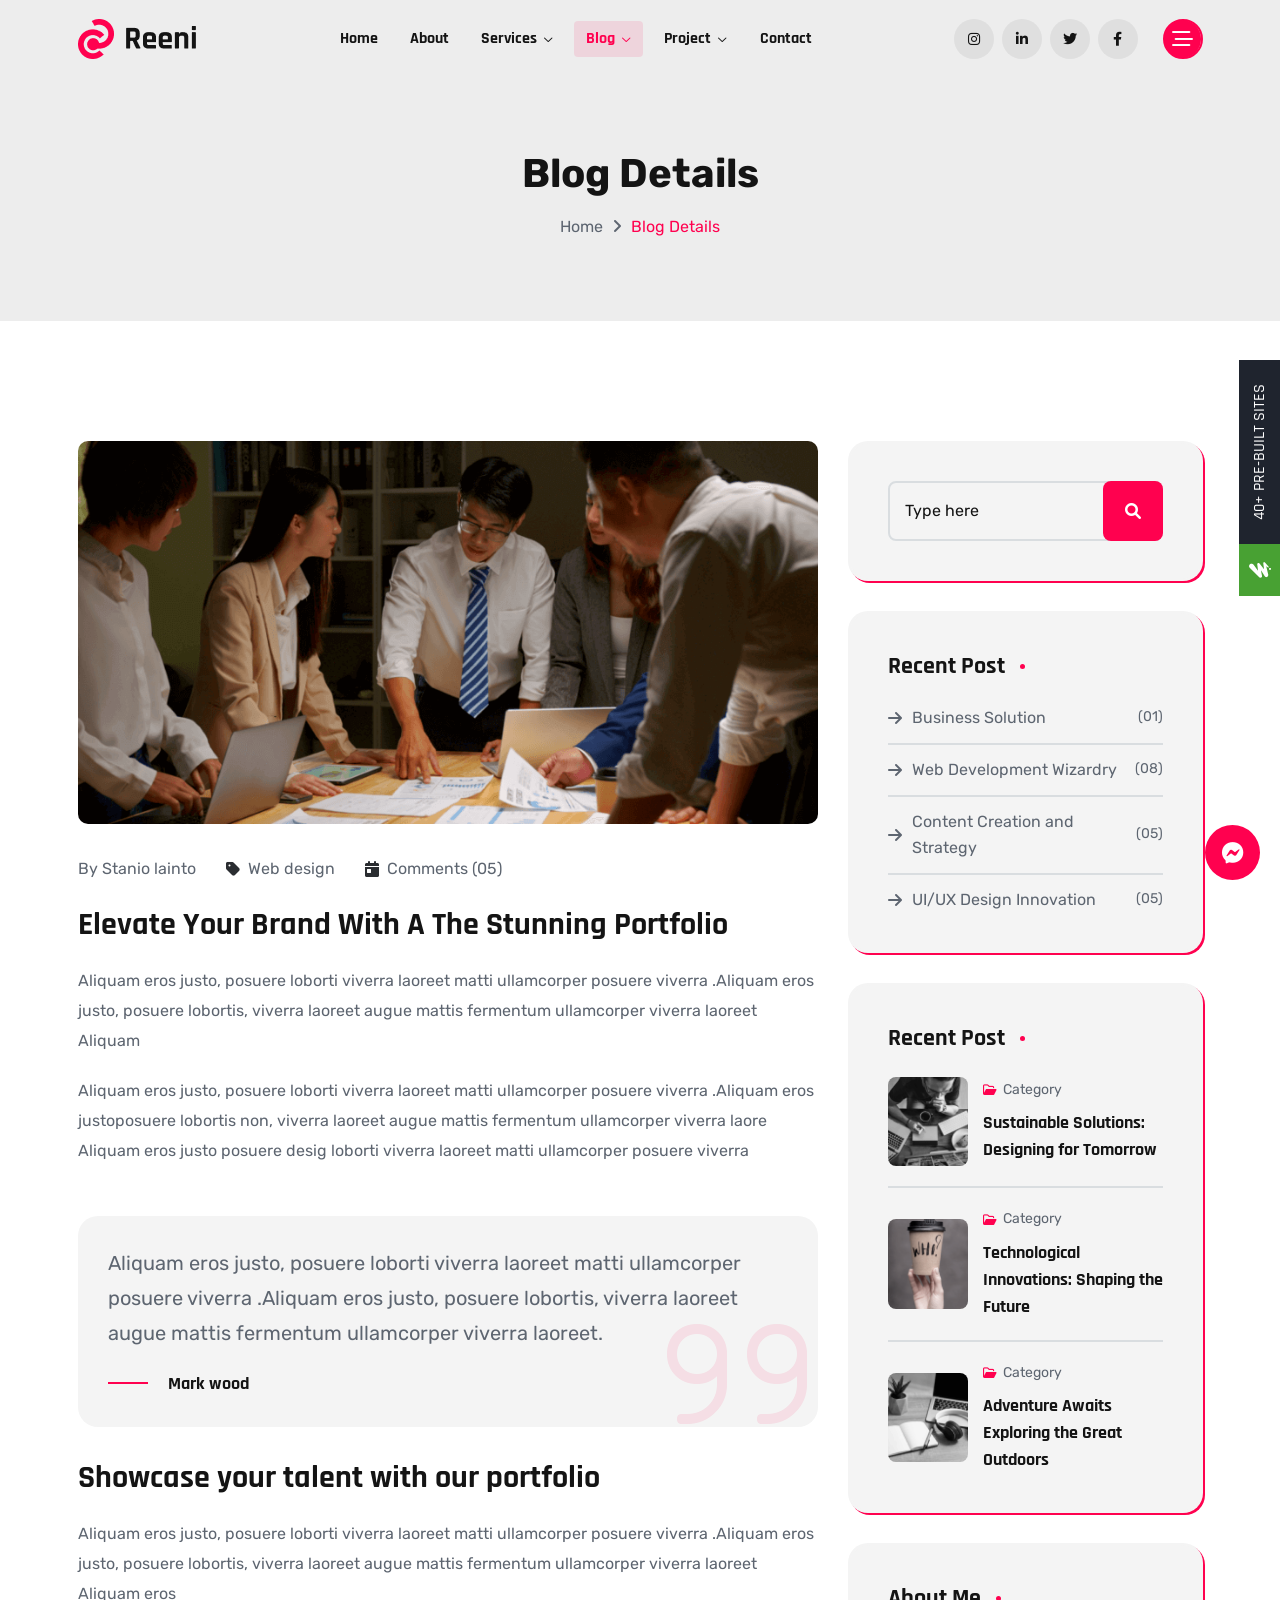
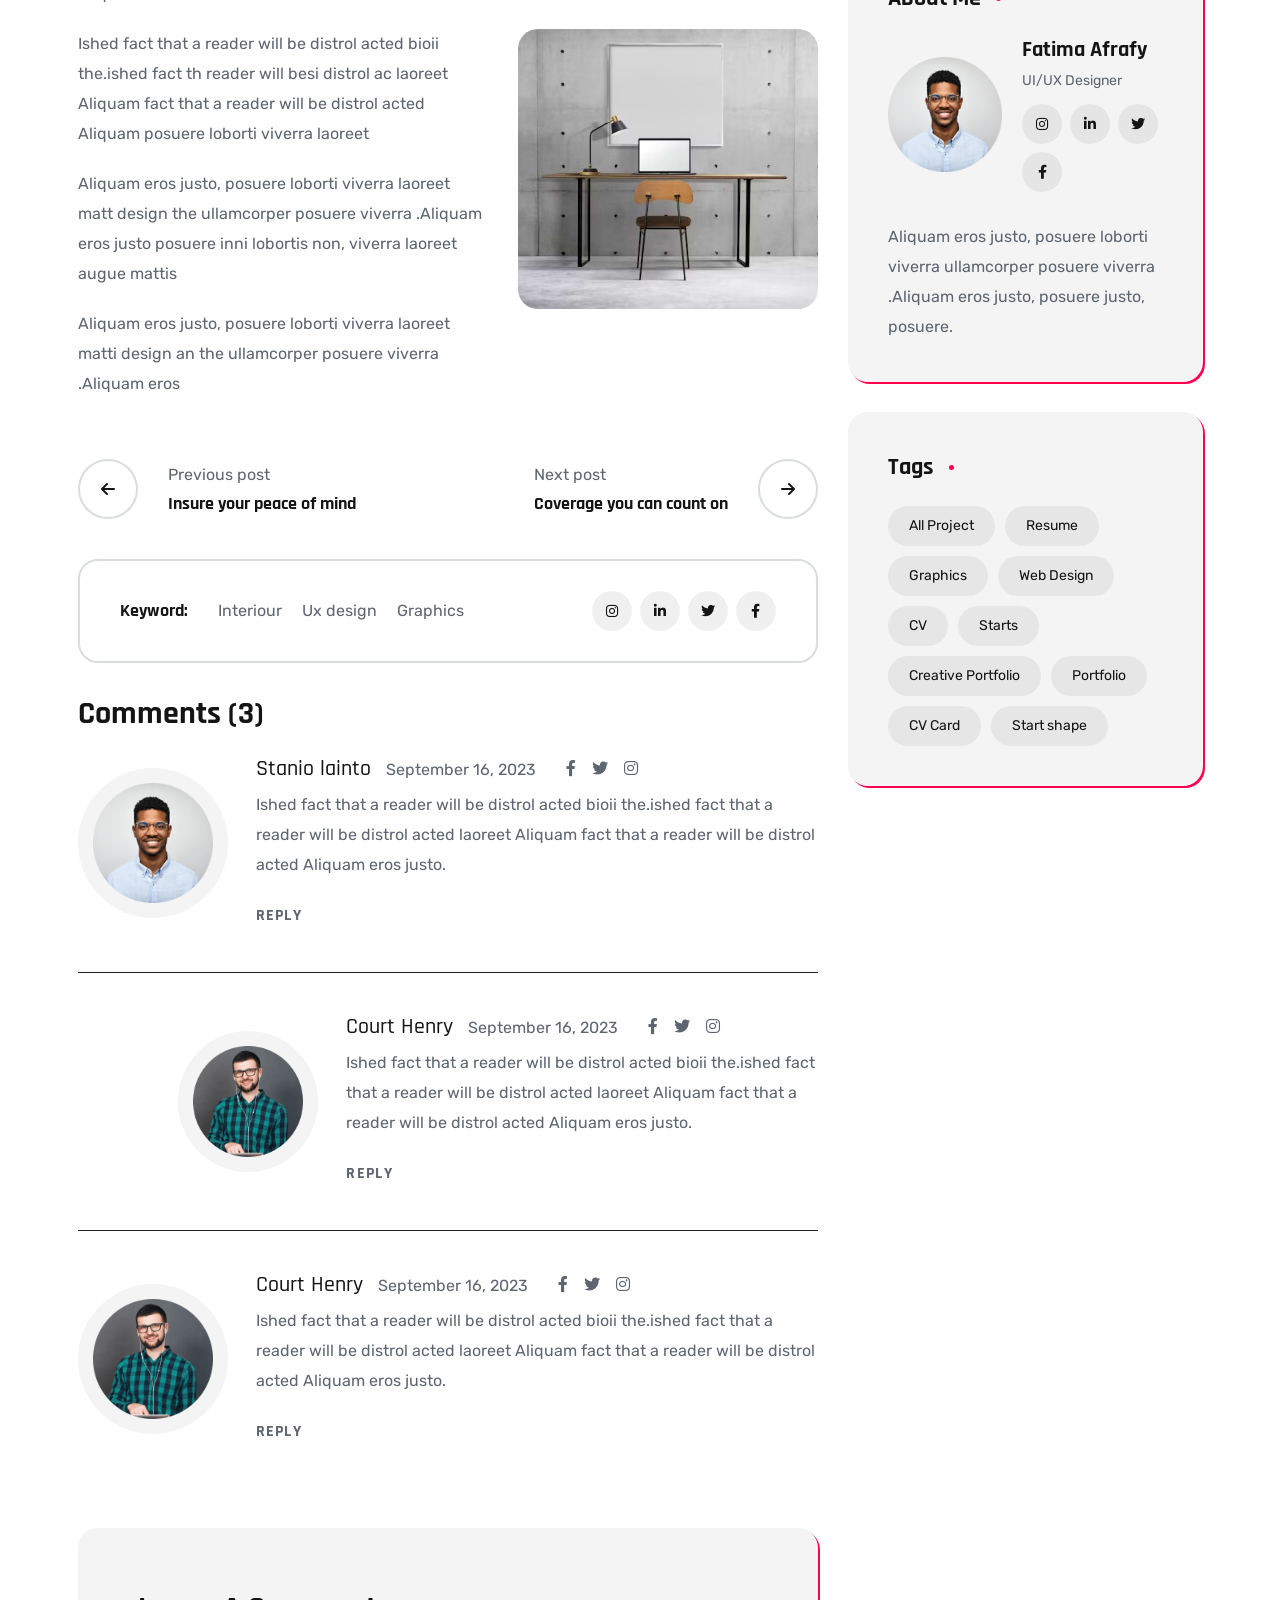
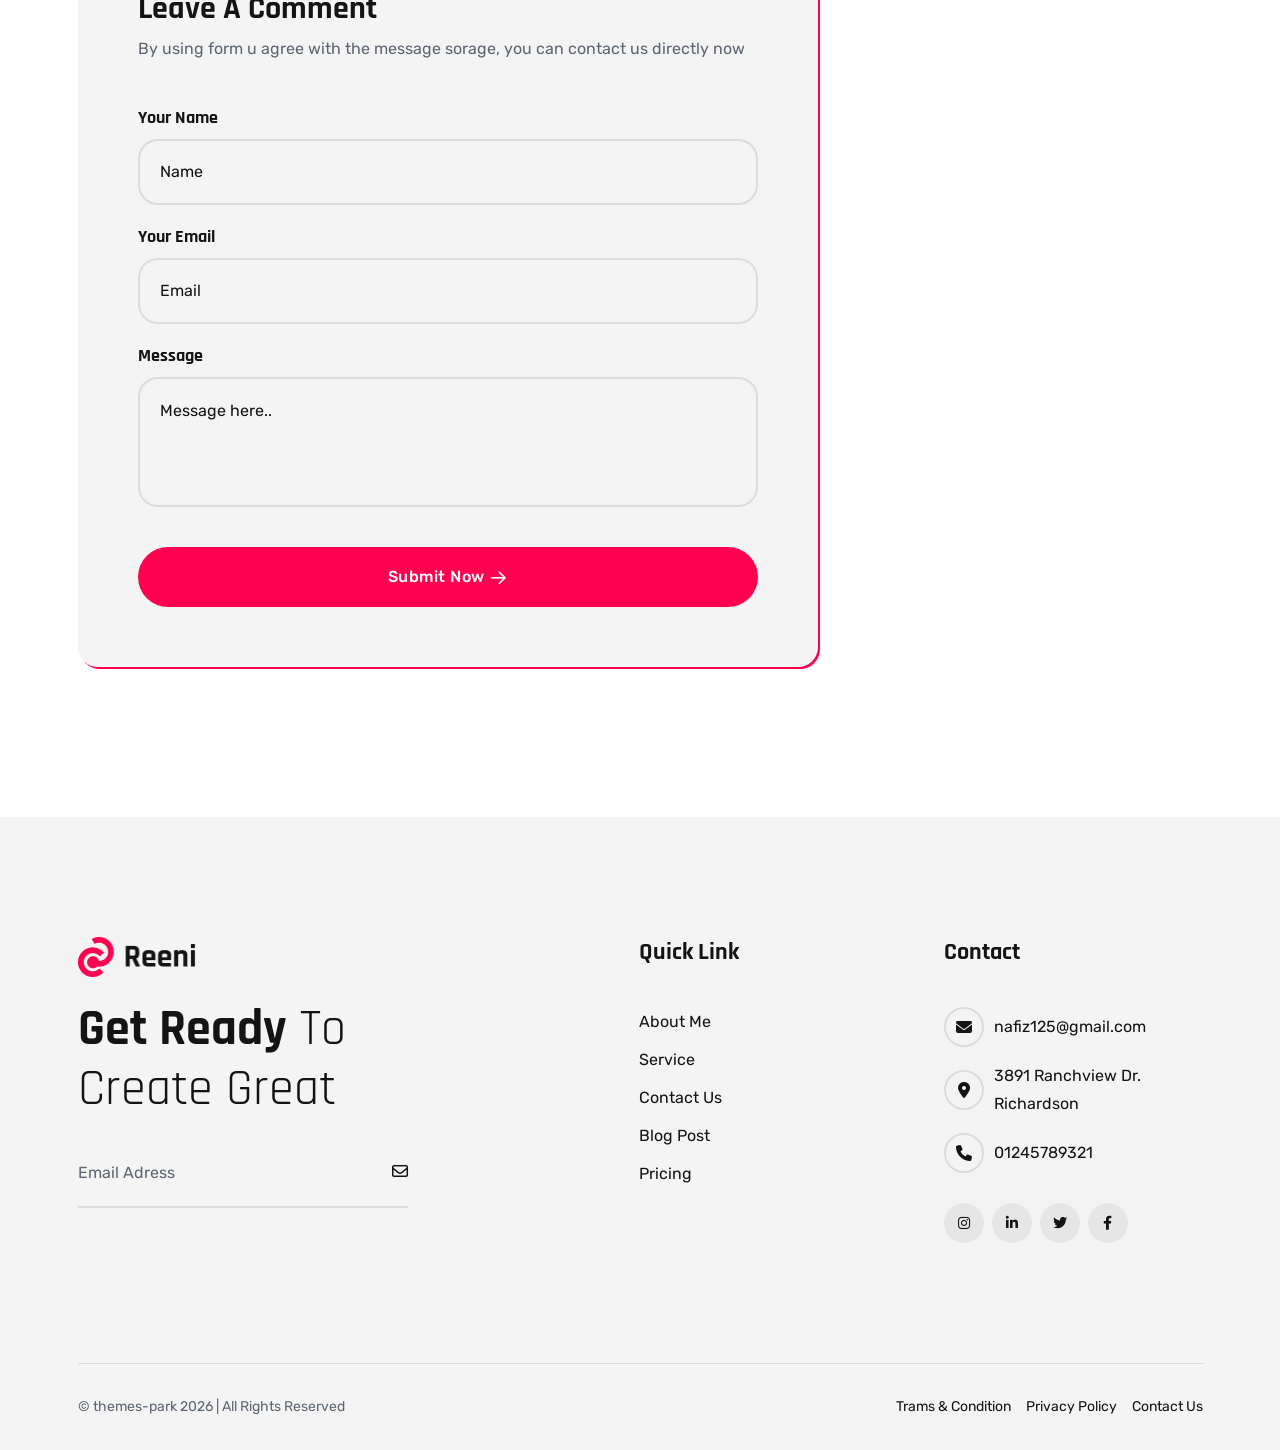
<file: ui/blog-details-white.html>
<!DOCTYPE html>
<html lang="en">

<head>
    <meta charset="UTF-8">
    <meta http-equiv="X-UA-Compatible" content="IE=edge">
    <meta name="viewport" content="width=device-width, initial-scale=1.0">
    <meta name="description" content="Reeni is a modern personal portfolio template for designers, developers, content writer, cleaner, programmer, fashion designer, model, Influencer and freelancers. Fully responsive, SEO-friendly, Bootstrap and easy to customize.">
    <link rel="shortcut icon" type="image/x-icon" href="assets/images/favicon.svg">
    <title>Blog Details Reeni - Personal Portfolio HTML Template | Freelancer & Developer Portfolio</title>
    <!-- Bootstrap min css -->
    <link rel="stylesheet" href="assets/css/vendor/fontawesome.css">
    <link rel="stylesheet" href="assets/css/plugins/swiper.css">
    <link rel="stylesheet" href="assets/css/plugins/odometer.css">
    <link rel="stylesheet" href="assets/css/vendor/animate.min.css">
    <link rel="stylesheet" href="assets/css/vendor/bootstrap.min.css">
    <!-- custom css -->
    <link rel="stylesheet" href="assets/css/style.css">
</head>

<body class="tmp-white-version">
    <!-- tpm-header-area start -->
    <header class="tmp-header-area-start header-one header--sticky header--transparent">
        <div class="container">
            <div class="row">
                <div class="col-lg-12">
                    <div class="header-content">
                        <div class="logo">
                            <a href="index-white.html">
                                <img class="logo-dark" src="assets/images/logo/logo-white.png" alt="Reeni - Personal Portfolio HTML Template for developers and freelancers">
                                <img class="logo-white" src="assets/images/logo/logo-white.png" alt="Reeni - Personal Portfolio HTML Template for developers and freelancers">
                            </a>
                        </div>
                        <nav class="tmp-mainmenu-nav d-none d-xl-block">
                            <ul class="tmp-mainmenu">
                                <li>
                                    <a href="#">Home
                                    </a>
                                    <!-- <ul class="submenu">
            <li><a href="index-white.html">Home 01</a></li>
            <li><a href="index-02-white.html">Home 02</a></li>
            <li><a href="index-03-white.html">Home 03</a></li>
            <li><a href="index-04-white.html">Home 04</a></li>
            <li><a href="index-05-white.html">Home 05</a></li>
            <li><a href="index-06-white.html">Home 06</a></li>
            <li><a href="index-07-white.html">Home 07</a></li>
            <li><a href="index-08-white.html">Home 08</a></li>
            <li><a href="index-09-white.html">Home 09</a></li>
            <li><a href="index-10-white.html">Home 10</a></li>
            <li><a href="index-11-white.html">Home 11</a></li>
            <li><a href="index-12-white.html">Home 12</a></li>
            <li><a href="index-13-white.html">Home 13</a></li>
        </ul> -->
                                </li>
                                <li>
                                    <a href="about-white.html">About</a>
                                </li>
                                <li class="has-dropdown">
                                    <a href="#">Services
                                        <i class="fa-regular fa-chevron-down"></i>
                                    </a>
                                    <ul class="submenu">
                                        <li><a href="service-white.html">Service</a></li>
                                        <li><a href="service-details-white.html">Service Details</a></li>
                                    </ul>
                                </li>
                                <li class="has-dropdown">
                                    <a href="#">Blog
                                        <i class="fa-regular fa-chevron-down"></i>
                                    </a>
                                    <ul class="submenu">
                                        <li><a href="blog-white.html">Blog Classic</a></li>
                                        <li><a href="blog-details-white.html">Blog Details</a></li>
                                    </ul>
                                </li>
                                <li class="has-dropdown">
                                    <a href="#">Project
                                        <i class="fa-regular fa-chevron-down"></i>
                                    </a>
                                    <ul class="submenu">
                                        <li><a href="project-white.html">Project</a></li>
                                        <li><a href="project-details-white.html">Project Details</a></li>
                                    </ul>
                                </li>
                                <li>
                                    <a href="contact-white.html">Contact</a>
                                </li>
                            </ul>

                        </nav>
                        <div class="tmp-header-right">
                            <div class="social-share-wrapper d-none d-md-block">
                                <div class="social-link">
                                    <a href="#"><i class="fa-brands fa-instagram"></i></a>
                                    <a href="#"><i class="fa-brands fa-linkedin-in"></i></a>
                                    <a href="#"><i class="fa-brands fa-twitter"></i></a>
                                    <a href="#"><i class="fa-brands fa-facebook-f"></i></a>
                                </div>
                            </div>
                            <div class="actions-area">
                                <div class="tmp-side-collups-area d-none d-xl-block">
                                    <button class="tmp-menu-bars tmp_button_active"><i class="fa-regular fa-bars-staggered"></i></button>
                                </div>
                                <div class="tmp-side-collups-area d-block d-xl-none">
                                    <button class="tmp-menu-bars humberger_menu_active"><i class="fa-regular fa-bars-staggered"></i></button>
                                </div>
                            </div>
                        </div>
                    </div>
                </div>
            </div>
        </div>
    </header>
    <!-- tpm-header-area end -->
    <div class="d-none d-xl-block">
        <div class="tmp-sidebar-area tmp_side_bar">
            <div class="inner">
                <div class="top-area">
                    <a href="index.html" class="logo">
                        <img class="logo-dark" src="assets/images/logo/white-logo-reeni.png" alt="Reeni - Personal Portfolio HTML Template for developers and freelancers">
                        <img class="logo-white" src="assets/images/logo/logo-white.png" alt="Reeni - Personal Portfolio HTML Template for developers and freelancers">
                    </a>
                    <div class="close-icon-area">
                        <button class="tmp-round-action-btn close_side_menu_active">
                            <i class="fa-sharp fa-light fa-xmark"></i>
                        </button>
                    </div>
                </div>
                <div class="content-wrapper">
                    <div class="image-area-feature">
                        <a href="index.html">
                            <img src="assets/images/logo/man.png" alt="personal-logo">
                        </a>
                    </div>
                    <h5 class="title mt--30">Freelancer delivering exceptional Webflow, and Next.js solutions.</h5>
                    <p class="disc">I am a skilled freelancer specializing in Webflow development, Figma design, and Next.js projects. I deliver creative, dynamic, and user-centric web solutions.
                    </p>
                    <div class="short-contact-area">
                        <!-- single contact information -->
                        <div class="single-contact">
                            <i class="fa-solid fa-phone"></i>
                            <div class="information tmp-link-animation">
                                <span>Call Now</span>
                                <a href="#" class="number">+92 (8800) - 98670</a>
                            </div>
                        </div>
                        <!-- single contact information end -->

                        <!-- single contact information -->
                        <div class="single-contact">
                            <i class="fa-solid fa-envelope"></i>
                            <div class="information tmp-link-animation">
                                <span>Mail Us</span>
                                <a href="#" class="number">example@info.com</a>
                            </div>
                        </div>
                        <!-- single contact information end -->

                        <!-- single contact information -->
                        <div class="single-contact">
                            <i class="fa-solid fa-location-crosshairs"></i>
                            <div class="information tmp-link-animation">
                                <span>My Address</span>
                                <span class="number">66 Broklyant, New York 3269</span>
                            </div>
                        </div>
                        <!-- single contact information end -->
                    </div>
                    <!-- social area start -->
                    <div class="social-wrapper mt--20">
                        <span class="subtitle">find with me</span>
                        <div class="social-link">
                            <a href="#"><i class="fa-brands fa-instagram"></i></a>
                            <a href="#"><i class="fa-brands fa-linkedin-in"></i></a>
                            <a href="#"><i class="fa-brands fa-twitter"></i></a>
                            <a href="#"><i class="fa-brands fa-facebook-f"></i></a>
                        </div>
                    </div>
                    <!-- social area end -->
                </div>
            </div>
        </div>
        <a class="overlay_close_side_menu close_side_menu_active" href="javascript:void(0);"></a>
    </div>

    <div class="d-block d-xl-none">
        <div class="tmp-popup-mobile-menu">
            <div class="inner">
                <div class="header-top">
                    <div class="logo">
                        <a href="index.html" class="logo-area">
                            <img class="logo-dark" src="assets/images/logo/white-logo-reeni.png" alt="Reeni - Personal Portfolio HTML Template for developers and freelancers">
                            <img class="logo-white" src="assets/images/logo/logo-white.png" alt="Reeni - Personal Portfolio HTML Template for developers and freelancers">
                        </a>

                    </div>
                    <div class="close-menu">
                        <button class="close-button tmp-round-action-btn">
                            <i class="fa-sharp fa-light fa-xmark"></i>
                        </button>
                    </div>
                </div>
                <ul class="tmp-mainmenu">
                    <li>
                        <a href="#">Home
                        </a>
                        <!-- <ul class="submenu">
            <li><a href="index-white.html">Home 01</a></li>
            <li><a href="index-02-white.html">Home 02</a></li>
            <li><a href="index-03-white.html">Home 03</a></li>
            <li><a href="index-04-white.html">Home 04</a></li>
            <li><a href="index-05-white.html">Home 05</a></li>
            <li><a href="index-06-white.html">Home 06</a></li>
            <li><a href="index-07-white.html">Home 07</a></li>
            <li><a href="index-08-white.html">Home 08</a></li>
            <li><a href="index-09-white.html">Home 09</a></li>
            <li><a href="index-10-white.html">Home 10</a></li>
            <li><a href="index-11-white.html">Home 11</a></li>
            <li><a href="index-12-white.html">Home 12</a></li>
            <li><a href="index-13-white.html">Home 13</a></li>
        </ul> -->
                    </li>
                    <li>
                        <a href="about-white.html">About</a>
                    </li>
                    <li class="has-dropdown">
                        <a href="#">Services
                            <i class="fa-regular fa-chevron-down"></i>
                        </a>
                        <ul class="submenu">
                            <li><a href="service-white.html">Service</a></li>
                            <li><a href="service-details-white.html">Service Details</a></li>
                        </ul>
                    </li>
                    <li class="has-dropdown">
                        <a href="#">Blog
                            <i class="fa-regular fa-chevron-down"></i>
                        </a>
                        <ul class="submenu">
                            <li><a href="blog-white.html">Blog Classic</a></li>
                            <li><a href="blog-details-white.html">Blog Details</a></li>
                        </ul>
                    </li>
                    <li class="has-dropdown">
                        <a href="#">Project
                            <i class="fa-regular fa-chevron-down"></i>
                        </a>
                        <ul class="submenu">
                            <li><a href="project-white.html">Project</a></li>
                            <li><a href="project-details-white.html">Project Details</a></li>
                        </ul>
                    </li>
                    <li>
                        <a href="contact-white.html">Contact</a>
                    </li>
                </ul>


                <div class="social-wrapper mt--40">
                    <span class="subtitle">find with me</span>
                    <div class="social-link">
                        <a href="#"><i class="fa-brands fa-instagram"></i></a>
                        <a href="#"><i class="fa-brands fa-linkedin-in"></i></a>
                        <a href="#"><i class="fa-brands fa-twitter"></i></a>
                        <a href="#"><i class="fa-brands fa-facebook-f"></i></a>
                    </div>
                </div>
                <!-- social area end -->



            </div>
        </div>
    </div>




    <!-- Breadcrumb Area Start -->
    <div class="breadcrumb-area breadcrumb-bg">
        <div class="container">
            <div class="row">
                <div class="col-lg-12">
                    <div class="breadcrumb-inner text-center">
                        <h1 class="title split-collab">Blog Details</h1>
                        <ul class="page-list">
                            <li class="tmp-breadcrumb-item"><a href="/">Home</a></li>
                            <li class="icon"><i class="fa-solid fa-angle-right"></i></li>
                            <li class="tmp-breadcrumb-item active">Blog Details</li>
                        </ul>
                        <!-- <div class="circle-1"></div> -->
                    </div>
                </div>
            </div>
        </div>
    </div>
    <!-- Breadcrumb Area End -->

    <div class="blog-classic-area-wrapper tmp-section-gap">
        <div class="container">
            <div class="row">
                <div class="col-lg-8">
                    <div class="blog-details-left-area">
                        <div class="thumbnail-top">
                            <img src="assets/images/blog/details/01.png" alt="Corporate_business">
                        </div>
                        <div class="blog-details-discription">
                            <div class="blog-classic-tag">
                                <h4 class="title">By Stanio lainto</h4>
                                <ul>
                                    <li>
                                        <div class="tag-wrap">
                                            <i class="fa-solid fa-tag"></i>
                                            <h4 class="tag-title">Web design</h4>
                                        </div>
                                    </li>
                                    <li>
                                        <div class="tag-wrap">
                                            <i class="fa-solid fa-calendar-day"></i>
                                            <h4 class="tag-title">Comments (05)</h4>
                                        </div>
                                    </li>
                                </ul>
                            </div>
                            <h3 class="title split-collab">Elevate Your Brand With A The Stunning Portfolio</h3>
                            <p class="disc">
                                Aliquam eros justo, posuere loborti viverra laoreet matti ullamcorper posuere viverra
                                .Aliquam eros justo, posuere lobortis, viverra laoreet augue mattis fermentum
                                ullamcorper viverra laoreet Aliquam
                            </p>
                            <p class="disc">
                                Aliquam eros justo, posuere loborti viverra laoreet matti ullamcorper posuere viverra
                                .Aliquam eros justoposuere lobortis non, viverra laoreet augue mattis fermentum
                                ullamcorper viverra laore Aliquam eros justo posuere desig loborti viverra laoreet matti
                                ullamcorper posuere viverra
                            </p>
                        </div>
                        <div class="quote-area-blog-details">
                            <p class="disc">
                                Aliquam eros justo, posuere loborti viverra laoreet matti ullamcorper posuere viverra
                                .Aliquam eros justo, posuere lobortis, viverra laoreet augue mattis fermentum
                                ullamcorper viverra laoreet.
                            </p>
                            <h3 class="author">Mark wood</h3>
                            <span><i class="fa-solid fa-quote-right"></i></span>
                        </div>
                        <div class="blog-details-discription">
                            <h3 class="title split-collab">Showcase your talent with our portfolio</h3>
                            <p class="disc">
                                Aliquam eros justo, posuere loborti viverra laoreet matti ullamcorper posuere viverra
                                .Aliquam eros justo, posuere lobortis, viverra laoreet augue mattis fermentum
                                ullamcorper viverra laoreet Aliquam eros
                            </p>
                            <div class="our-portfolio-swiper">
                                <div class="blog-details-swiper">
                                    <div class="our-portfoli-swiper-card">
                                        <div class="card-left-content">
                                            <p class="disc">
                                                Ished fact that a reader will be distrol acted bioii the.ished
                                                fact th
                                                reader will besi distrol ac laoreet Aliquam fact that a reader
                                                will be
                                                distrol acted Aliquam posuere loborti viverra laoreet
                                            </p>
                                            <p class="disc">
                                                Aliquam eros justo, posuere loborti viverra laoreet matt design
                                                the
                                                ullamcorper posuere viverra .Aliquam eros justo posuere inni
                                                lobortis non,
                                                viverra laoreet augue mattis
                                            </p>
                                            <p class="disc">
                                                Aliquam eros justo, posuere loborti viverra laoreet matti design
                                                an the
                                                ullamcorper posuere viverra .Aliquam eros
                                            </p>
                                        </div>
                                        <div class="card-right-content">
                                            <img src="assets/images/blog/blog-details-swiper-img.jpg" alt="blog-swip-img">
                                        </div>
                                    </div>
                                </div>
                                <div class="our-portfolio-swiper-btn-wrap">
                                    <a href="#" class="prev-btn">
                                        <div class="tmp-arrow-btn">
                                            <i class="fa-solid fa-arrow-left"></i>
                                        </div>
                                        <div class="btn-content">
                                            <span class="para">Previous post</span>
                                            <h4 class="title">Insure your peace of mind</h4>
                                        </div>
                                    </a>
                                    <a href="#" class="next-btn">
                                        <div class="btn-content">
                                            <span class="para">Next post</span>
                                            <h4 class="title">Coverage you can count on</h4>
                                        </div>
                                        <div class="tmp-arrow-btn">
                                            <i class="fa-solid fa-arrow-right"></i>
                                        </div>
                                    </a>
                                </div>


                            </div>

                            <div class="blog-details-navigation">
                                <div class="navigation-tags">
                                    <h3 class="tag-title">Keyword:</h3>
                                    <ul>
                                        <li>
                                            <p class="tag"><a href="#">Interiour</a></p>
                                        </li>
                                        <li>
                                            <p class="tag"><a href="#">Ux design</a></p>
                                        </li>
                                        <li>
                                            <p class="tag"><a href="#">Graphics</a></p>
                                        </li>
                                    </ul>
                                </div>
                                <div class="social-link footer">
                                    <a href="#"><i class="fa-brands fa-instagram"></i></a>
                                    <a href="#"><i class="fa-brands fa-linkedin-in"></i></a>
                                    <a href="#"><i class="fa-brands fa-twitter"></i></a>
                                    <a href="#"><i class="fa-brands fa-facebook-f"></i></a>
                                </div>
                            </div>
                            <!-- Comment Area Main Wrapper Start -->
                            <div class="comment-area-main-wrapper mt--30">
                                <h3 class="title">Comments (3)</h3>
                                <div class="single-comment-audience">
                                    <div class="author-image">
                                        <img src="assets/images/blog/comments-img-1.png" alt="Corporate_business">
                                    </div>
                                    <div class="right-area-commnet">
                                        <div class="top-area-comment">
                                            <div class="left">
                                                <h6 class="title">Stanio lainto</h6>
                                                <span>September 16, 2023</span>
                                            </div>
                                            <div class="social-link-inner">
                                                <a href="#"><i class="fa-brands fa-facebook-f"></i></a>
                                                <a href="#"><i class="fa-brands fa-twitter"></i></a>
                                                <a href="#"><i class="fa-brands fa-instagram"></i></a>
                                            </div>
                                        </div>
                                        <p class="disc">
                                            Ished fact that a reader will be distrol acted bioii the.ished fact that a
                                            reader will be distrol acted laoreet Aliquam fact that a reader will be
                                            distrol acted Aliquam eros justo.
                                        </p>
                                        <a href="#" class="reply-btn">reply</a>
                                    </div>
                                </div>
                                <div class="single-comment-audience pl--100">
                                    <div class="author-image">
                                        <img src="assets/images/blog/comments-img-2.png" alt="Corporate_business">
                                    </div>
                                    <div class="right-area-commnet">
                                        <div class="top-area-comment">
                                            <div class="left">
                                                <h6 class="title">Court Henry</h6>
                                                <span>September 16, 2023</span>
                                            </div>
                                            <div class="social-link-inner">
                                                <a href="#"><i class="fa-brands fa-facebook-f"></i></a>
                                                <a href="#"><i class="fa-brands fa-twitter"></i></a>
                                                <a href="#"><i class="fa-brands fa-instagram"></i></a>
                                            </div>
                                        </div>
                                        <p class="disc">
                                            Ished fact that a reader will be distrol acted bioii the.ished fact that a
                                            reader will be distrol acted laoreet Aliquam fact that a reader will be
                                            distrol acted Aliquam eros justo.
                                        </p>
                                        <a href="#" class="reply-btn">reply</a>
                                    </div>
                                </div>
                                <div class="single-comment-audience">
                                    <div class="author-image">
                                        <img src="assets/images/blog/comments-img-2.png" alt="Corporate_business">
                                    </div>
                                    <div class="right-area-commnet">
                                        <div class="top-area-comment">
                                            <div class="left">
                                                <h6 class="title">Court Henry</h6>
                                                <span>September 16, 2023</span>
                                            </div>
                                            <div class="social-link-inner">
                                                <a href="#"><i class="fa-brands fa-facebook-f"></i></a>
                                                <a href="#"><i class="fa-brands fa-twitter"></i></a>
                                                <a href="#"><i class="fa-brands fa-instagram"></i></a>
                                            </div>
                                        </div>
                                        <p class="disc">
                                            Ished fact that a reader will be distrol acted bioii the.ished fact that a
                                            reader will be distrol acted laoreet Aliquam fact that a reader will be
                                            distrol acted Aliquam eros justo.
                                        </p>
                                        <a href="#" class="reply-btn">reply</a>
                                    </div>
                                </div>
                            </div>
                            <!-- Comment Area Main Wrapper End -->

                            <!-- Blog Details Form Wrapper Start -->
                            <div class="blog-details-form-wrapper tmponhover">
                                <h4 class="title">Leave a comment</h4>
                                <span class="subtitle">By using form u agree with the message sorage, you can contact us directly
                                        now</span>
                                <form action="#" class="blog-details-form">
                                    <div class="single-input">
                                        <label>Your Name</label>
                                        <input type="text" placeholder="Name">
                                    </div>
                                    <div class="single-input">
                                        <label>Your Email</label>
                                        <input type="text" placeholder="Email">
                                    </div>
                                    <label>Message</label>
                                    <textarea placeholder="Message here.."></textarea>

                                    <div class="blog-submit-btn mt--40">
                                        <div class="tmp-button-here">
                                            <a class="tmp-btn hover-icon-reverse radius-round w-100" href="blog-details.html">
                                                <span class="icon-reverse-wrapper">
                                                        <span class="btn-text">Submit Now</span>
                                                <span class="btn-icon"><i class="fa-sharp fa-regular fa-arrow-right"></i></span>
                                                <span class="btn-icon"><i class="fa-sharp fa-regular fa-arrow-right"></i></span>
                                                </span>
                                            </a>
                                        </div>
                                    </div>

                                </form>
                            </div>
                            <!-- Blog Details Form Wrapper End -->
                        </div>
                    </div>
                </div>
                <div class="col-lg-4">
                    <div class="tmp-sidebar">
                        <div class="signle-side-bar search-area tmponhover">
                            <div class="body">
                                <div class="search-area">
                                    <input type="text" placeholder="Type here" required>
                                    <button><i class="fa-solid fa-magnifying-glass"></i></button>
                                </div>
                            </div>
                        </div>
                        <div class="signle-side-bar recent-post-area tmponhover">
                            <div class="header">
                                <h3 class="title">Recent Post</h3>
                            </div>
                            <div class="body">
                                <a href="#" class="single-post">
                                    <span class="single-post-left">
                    <i class="fa-solid fa-arrow-right"></i>
                    <span class="post-title">Business Solution</span>
                                    </span>
                                    <span class="post-num">(01)</span>
                                </a>
                                <a href="#" class="single-post">
                                    <span class="single-post-left">
                    <i class="fa-solid fa-arrow-right"></i>
                    <span class="post-title">Web Development Wizardry</span>
                                    </span>
                                    <span class="post-num">(08)</span>
                                </a>
                                <a href="#" class="single-post">
                                    <span class="single-post-left">
                    <i class="fa-solid fa-arrow-right"></i>
                    <span class="post-title">Content Creation and Strategy</span>
                                    </span>
                                    <span class="post-num">(05)</span>
                                </a>
                                <a href="#" class="single-post">
                                    <span class="single-post-left">
                    <i class="fa-solid fa-arrow-right"></i>
                    <span class="post-title">UI/UX Design Innovation</span>
                                    </span>
                                    <span class="post-num">(05)</span>
                                </a>
                            </div>
                        </div>
                        <div class="signle-side-bar recent-post-area tmponhover">
                            <div class="header">
                                <h3 class="title">Recent Post</h3>
                            </div>
                            <div class="body">
                                <div class="single-post-card tmp-hover-link">
                                    <div class="single-post-card-img">
                                        <img src="assets/images/blog/single-post-card-img-1.png" alt="">
                                    </div>
                                    <div class="single-post-right">
                                        <div class="single-post-top">
                                            <i class="fa-regular fa-folder-open"></i>
                                            <p class="post-title">Category</p>
                                        </div>
                                        <h3 class="post-title"><a class="link" href="#">Sustainable Solutions: Designing for Tomorrow</a>
                                        </h3>
                                    </div>
                                </div>
                                <div class="single-post-card tmp-hover-link">
                                    <div class="single-post-card-img">
                                        <img src="assets/images/blog/single-post-card-img-2.png" alt="">
                                    </div>
                                    <div class="single-post-right">
                                        <div class="single-post-top">
                                            <i class="fa-regular fa-folder-open"></i>
                                            <p class="post-title">Category</p>
                                        </div>
                                        <h3 class="post-title"><a class="link" href="#">Technological Innovations: Shaping the Future</a>
                                        </h3>
                                    </div>
                                </div>
                                <div class="single-post-card tmp-hover-link">
                                    <div class="single-post-card-img">
                                        <img src="assets/images/blog/single-post-card-img-3.png" alt="">
                                    </div>
                                    <div class="single-post-right">
                                        <div class="single-post-top">
                                            <i class="fa-regular fa-folder-open"></i>
                                            <p class="post-title">Category</p>
                                        </div>
                                        <h3 class="post-title"><a class="link" href="#">Adventure Awaits Exploring the Great Outdoors</a>
                                        </h3>
                                    </div>
                                </div>
                            </div>
                        </div>
                        <div class="signle-side-bar tmponhover">
                            <div class="header">
                                <h3 class="title">About Me</h3>
                            </div>
                            <div class="body">
                                <div class="about-me-details">
                                    <div class="about-me-details-head">
                                        <div class="about-me-img">
                                            <img src="assets/images/blog/about-me-user-img.png" alt="about-me-user-img">
                                        </div>
                                        <div class="about-me-right-content">
                                            <h3 class="title">Fatima Afrafy</h3>
                                            <p class="para">UI/UX Designer </p>
                                            <div class="social-link">
                                                <a href="#"><i class="fa-brands fa-instagram"></i></a>
                                                <a href="#"><i class="fa-brands fa-linkedin-in"></i></a>
                                                <a href="#"><i class="fa-brands fa-twitter"></i></a>
                                                <a href="#"><i class="fa-brands fa-facebook-f"></i></a>
                                            </div>
                                        </div>
                                    </div>
                                    <p class="about-me-para">Aliquam eros justo, posuere loborti viverra ullamcorper posuere
                                        viverra .Aliquam eros justo, posuere justo, posuere.</p>
                                </div>
                            </div>
                        </div>
                        <div class="signle-side-bar tmponhover">
                            <div class="header">
                                <h3 class="title">Tags</h3>
                            </div>
                            <div class="body">
                                <div class="tags-wrapper">
                                    <a href="#" class="tag-link">All Project</a>
                                    <a href="#" class="tag-link">Resume</a>
                                    <a href="#" class="tag-link">Graphics</a>
                                    <a href="#" class="tag-link">Web Design</a>
                                    <a href="#" class="tag-link">CV</a>
                                    <a href="#" class="tag-link">Starts</a>
                                    <a href="#" class="tag-link">Creative Portfolio</a>
                                    <a href="#" class="tag-link">Portfolio</a>
                                    <a href="#" class="tag-link">CV Card</a>
                                    <a href="#" class="tag-link">Start shape</a>
                                </div>
                            </div>
                        </div>
                    </div>
                </div>
            </div>
        </div>
    </div>

    <!-- Start Footer Area  -->
    <footer class="footer-area footer-style-one-wrapper  tmp-section-gap">
        <div class="container">
            <div class="footer-main footer-style-one">
                <div class="row g-5">
                    <div class="col-lg-5 col-md-6">
                        <div class="single-footer-wrapper border-right mr--20">
                            <div class="logo">
                                <a href="index.html">
                                    <img src="assets/images/logo/logo-white.png" alt="Reeni - Personal Portfolio HTML Template for developers and freelancers">
                                </a>
                            </div>
                            <p class="description"><span>Get Ready</span> To <br> Create Great</p>
                            <form action="#" class="newsletter-form-1 mt--40">
                                <input type="email" placeholder="Email Adress">
                                <span class="form-icon"><i class="fa-regular fa-envelope"></i></span>
                            </form>
                        </div>
                    </div>
                    <div class="col-lg-4 col-md-6">
                        <div class="single-footer-wrapper quick-link-wrap">
                            <h5 class="ft-title">Quick Link</h5>
                            <ul class="ft-link tmp-link-animation">
                                <li>
                                    <a href="about.html">About Me</a>
                                </li>
                                <li>
                                    <a href="team.html">Service</a>
                                </li>
                                <li>
                                    <a href="service.html">Contact Us</a>
                                </li>
                                <li>
                                    <a href="blog.html">Blog Post</a>
                                </li>
                                <li>
                                    <a href="contact.html">Pricing</a>
                                </li>
                            </ul>
                        </div>
                    </div>
                    <div class="col-lg-3 col-md-6">
                        <div class="single-footer-wrapper contact-wrap">
                            <h5 class="ft-title">Contact </h5>
                            <ul class="ft-link tmp-link-animation">
                                <li><span class="ft-icon"><i class="fa-solid fa-envelope"></i></span><a href="#">nafiz125@gmail.com</a></li>
                                <li><span class="ft-icon"><i class="fa-solid fa-location-dot"></i></span>3891
                                    Ranchview Dr. Richardson</li>
                                <li><span class="ft-icon"><i class="fa-solid fa-phone"></i></span><a href="#">01245789321</a></li>
                            </ul>
                            <div class="social-link footer">
                                <a href="#"><i class="fa-brands fa-instagram"></i></a>
                                <a href="#"><i class="fa-brands fa-linkedin-in"></i></a>
                                <a href="#"><i class="fa-brands fa-twitter"></i></a>
                                <a href="#"><i class="fa-brands fa-facebook-f"></i></a>
                            </div>
                        </div>
                    </div>
                </div>
            </div>
        </div>
        <div class="footer-bg-img">
            <img src="assets/images/footer/footer-bg-img.png" alt="footer-img">
        </div>
    </footer>
    <div class="copyright-area-one">
        <div class="container">
            <div class="row">
                <div class="col-lg-12">
                    <div class="main-wrapper">
                        <p class="copy-right-para">© themes-park <script>
                                document.write(new Date().getFullYear())
                            </script> | All Rights Reserved</p>
                        <ul>
                            <li><a href="#">Trams & Condition</a></li>
                            <li><a href="#">Privacy Policy</a></li>
                            <li><a href="#">Contact Us</a></li>
                        </ul>
                    </div>
                </div>
            </div>
        </div>
    </div>
    <!-- End Footer Area  -->



    <!-- ready chatting option via email -->
    <div class="ready-chatting-option tmp-ready-chat">
        <input type="checkbox" id="click">
        <label for="click">
            <i class="fab fa-facebook-messenger"></i>
            <i class="fas fa-times"></i>
        </label>
        <div class="wrapper">
            <div class="head-text">
                Let's chat with me? - Online
            </div>
            <div class="chat-box">
                <div class="desc-text">
                    Please fill out the form below to start chatting with me directly.
                </div>
                <form class="tmp-dynamic-form" action="#">
                    <div class="field">
                        <input class="input-field" name="name" placeholder="Your Name" type="text" required>
                    </div>
                    <div class="field">
                        <input class="input-field" name="email" placeholder="Your Email" type="email" required>
                    </div>
                    <div class="field textarea">
                        <textarea class="input-field" placeholder="Your Message" name="message" required></textarea>
                    </div>
                    <div class="field">
                        <button name="submit" type="submit">Send Message</button>
                    </div>
                </form>
            </div>
        </div>
    </div>
    <!-- ready chatting option via email end -->
    <!-- progress area start -->
    <div class="scrollToTop" style="display: block;">
        <div class="arrowUp">
            <i class="fa-light fa-arrow-up"></i>
        </div>
        <div class="water" style="transform: translate(0px, 87%);">
            <svg viewBox="0 0 560 20" class="water_wave water_wave_back">
                <use xlink:href="#wave"></use>
            </svg>
            <svg viewBox="0 0 560 20" class="water_wave water_wave_front">
                <use xlink:href="#wave"></use>
            </svg>
            <svg version="1.1" xmlns="http://www.w3.org/2000/svg" xmlns:xlink="http://www.w3.org/1999/xlink" viewBox="0 0 560 20" style="display: none;">
                <symbol id="wave">
                    <path d="M420,20c21.5-0.4,38.8-2.5,51.1-4.5c13.4-2.2,26.5-5.2,27.3-5.4C514,6.5,518,4.7,528.5,2.7c7.1-1.3,17.9-2.8,31.5-2.7c0,0,0,0,0,0v20H420z" fill="#FF014F"></path>
                    <path d="M420,20c-21.5-0.4-38.8-2.5-51.1-4.5c-13.4-2.2-26.5-5.2-27.3-5.4C326,6.5,322,4.7,311.5,2.7C304.3,1.4,293.6-0.1,280,0c0,0,0,0,0,0v20H420z" fill="#FF014F"></path>
                    <path d="M140,20c21.5-0.4,38.8-2.5,51.1-4.5c13.4-2.2,26.5-5.2,27.3-5.4C234,6.5,238,4.7,248.5,2.7c7.1-1.3,17.9-2.8,31.5-2.7c0,0,0,0,0,0v20H140z" fill="#FF014F"></path>
                    <path d="M140,20c-21.5-0.4-38.8-2.5-51.1-4.5c-13.4-2.2-26.5-5.2-27.3-5.4C46,6.5,42,4.7,31.5,2.7C24.3,1.4,13.6-0.1,0,0c0,0,0,0,0,0l0,20H140z" fill="#FF014F"></path>
                </symbol>
            </svg>

        </div>
    </div>
    <!-- progress area end -->
    <!-- <div class="tmp-right-demo">
    <button class="demo-button">
        <p class="mb--0">48</p>
        <span class="text">Demos</span>
    </button>
</div> -->


    <div class="demo-button-wrapper">
        <div class="buy-theme">
            <a href="https://themeforest.net/item/reeni-personal-portfolio-html-template/56387656" target="_blank">
                <div class="theme-wrapper">
                    <div>
                        <svg width="22" height="22" viewBox="0 0 20 20" fill="none" xmlns="http://www.w3.org/2000/svg">
                            <path d="M10.9854 19.9999C11.479 19.9999 11.8791 19.5998 11.8791 19.1063C11.8791 18.6127 11.479 18.2126 10.9854 18.2126C10.4919 18.2126 10.0918 18.6127 10.0918 19.1063C10.0918 19.5998 10.4919 19.9999 10.9854 19.9999Z" fill="white">
                            </path>
                            <path d="M16.1233 13.0134L11.0833 13.5539C10.9895 13.5633 10.9427 13.4477 11.0177 13.3883L15.9483 9.54819C16.267 9.28572 16.4732 8.87952 16.3857 8.44208C16.2983 7.77341 15.7452 7.33597 15.0453 7.42346L9.68658 8.20773C9.59284 8.22023 9.54285 8.1015 9.61784 8.04213L14.9297 3.98639C15.9764 3.17087 16.0639 1.57107 15.1047 0.639933C14.2329 -0.231832 12.8331 -0.203711 11.9613 0.668055L3.403 9.37634C3.08429 9.72629 2.93743 10.1919 3.02492 10.6855C3.17178 11.4729 3.95605 11.9948 4.74345 11.851L9.3585 10.9105C9.45849 10.8886 9.5116 11.023 9.42724 11.0792L4.30913 14.357C3.66859 14.7632 3.378 15.4912 3.5811 16.2192C3.7842 17.1785 4.74658 17.7315 5.67771 17.5003L13.3299 15.6162C13.4174 15.5943 13.4799 15.6943 13.4236 15.763L12.23 17.2378C11.9113 17.644 12.4331 18.1971 12.8706 17.8784L16.8013 14.6475C17.5012 14.0664 17.0357 12.929 16.1326 13.0165L16.1233 13.0134Z" fill="white"></path>
                        </svg>
                    </div>
                </div>
            </a>
        </div>
        <div class="all-demo show-demo">
            <div class="demos">
                <div class="theme-wrapper">
                    <div>40+ Pre-built sites</div>
                </div>
            </div>
        </div>
    </div>


    <div class="demo-modal-area">
        <div class="wrapper">
            <div class="tmp-modal-inner">
                <div class="close-icon">
                    <button class="demo-close-btn"><span><i class="fa-sharp fa-light fa-xmark"></i></span></button>
                </div>
                <div class="demo-top text-center">
                    <h4 class="title">Reeni</h4>
                    <p class="subtitle">A personal portfolio website is your digital resume—a place to showcase your work,
                        skills, and achievements.</p>
                </div>
                <ul class="popuptab-area nav nav-tabs" id="popuptab" role="tablist">
                    <li class="nav-item">
                        <a class="nav-link active demo-dark" id="demodark-tab" data-bs-toggle="tab" href="#demodark" role="tab" aria-controls="demodark" aria-selected="true">Dark Demo</a>
                    </li>
                    <li class="nav-item">
                        <a class="nav-link demo-light" id="demolight-tab" data-bs-toggle="tab" href="#demolight" role="tab" aria-controls="demolight" aria-selected="false">Light Demo</a>
                    </li>
                </ul>
                <div class="tab-content" id="popuptabContent">
                    <div class="tab-pane show active" id="demodark" role="tabpanel" aria-labelledby="demodark-tab">
                        <div class="content">
                            <div class="row">

                                <!-- Start Single Content  -->
                                <div class="col-lg-4 col-md-6 col-12">
                                    <div class="single-demo">
                                        <div class="inner">
                                            <div class="thumbnail">
                                                <a href="index.html">
                                                    <img class="w-100" src="assets/images/demo/home-1.png" alt="Personal Portfolio">
                                                    <span class="overlay-content">
                                                    <span class="overlay-text">View Demo <i
                                                            class="feather-external-link"></i></span>
                                                    </span>
                                                </a>
                                            </div>
                                            <div class="inner">
                                                <h3 class="title"><a href="index.html">Main Demo</a></h3>
                                            </div>
                                        </div>
                                    </div>
                                </div>
                                <!-- End Single Content  -->

                                <!-- Start Single Content  -->
                                <div class="col-lg-4 col-md-6 col-12">
                                    <div class="single-demo">
                                        <div class="inner">
                                            <div class="thumbnail">
                                                <a href="index-02.html">
                                                    <img class="w-100" src="assets/images/demo/home-2.png" alt="Personal Portfolio">
                                                    <span class="overlay-content">
                                                    <span class="overlay-text">View Demo <i
                                                            class="feather-external-link"></i></span>
                                                    </span>
                                                </a>
                                            </div>
                                            <div class="inner">
                                                <h3 class="title"><a href="index-02.html">Demo 02</a></h3>
                                            </div>
                                        </div>
                                    </div>
                                </div>
                                <!-- End Single Content  -->

                                <!-- Start Single Content  -->
                                <div class="col-lg-4 col-md-6 col-12">
                                    <div class="single-demo">
                                        <div class="inner">
                                            <div class="thumbnail">
                                                <a href="index-03.html">
                                                    <img class="w-100" src="assets/images/demo/home-3.png" alt="Personal Portfolio">
                                                    <span class="overlay-content">
                                                    <span class="overlay-text">View Demo <i
                                                            class="feather-external-link"></i></span>
                                                    </span>
                                                </a>
                                            </div>
                                            <div class="inner">
                                                <h3 class="title"><a href="index-03.html">Demo 03</a></h3>
                                            </div>
                                        </div>
                                    </div>
                                </div>
                                <!-- End Single Content  -->

                                <!-- Start Single Content  -->
                                <div class="col-lg-4 col-md-6 col-12">
                                    <div class="single-demo">
                                        <div class="inner">
                                            <div class="thumbnail">
                                                <a href="index-04.html">
                                                    <img class="w-100" src="assets/images/demo/home-4.png" alt="Personal Portfolio">
                                                    <span class="overlay-content">
                                                    <span class="overlay-text">View Demo <i
                                                            class="feather-external-link"></i></span>
                                                    </span>
                                                </a>
                                            </div>
                                            <div class="inner">
                                                <h3 class="title"><a href="index-04.html">Demo 04</a></h3>
                                            </div>
                                        </div>
                                    </div>
                                </div>
                                <!-- End Single Content  -->

                                <!-- Start Single Content  -->
                                <div class="col-lg-4 col-md-6 col-12">
                                    <div class="single-demo">
                                        <div class="inner">
                                            <div class="thumbnail">
                                                <a href="index-05.html">
                                                    <img class="w-100" src="assets/images/demo/home-5.png" alt="Personal Portfolio">
                                                    <span class="overlay-content">
                                                    <span class="overlay-text">View Demo <i
                                                            class="feather-external-link"></i></span>
                                                    </span>
                                                </a>
                                            </div>
                                            <div class="inner">
                                                <h3 class="title"><a href="index-05.html">Demo 05</a></h3>
                                            </div>
                                        </div>
                                    </div>
                                </div>
                                <!-- End Single Content  -->

                                <!-- Start Single Content  -->
                                <div class="col-lg-4 col-md-6 col-12">
                                    <div class="single-demo">
                                        <div class="inner">
                                            <div class="thumbnail">
                                                <a href="index-06.html">
                                                    <img class="w-100" src="assets/images/demo/home-6.png" alt="Personal Portfolio">
                                                    <span class="overlay-content">
                                                    <span class="overlay-text">View Demo <i
                                                            class="feather-external-link"></i></span>
                                                    </span>
                                                </a>
                                            </div>
                                            <div class="inner">
                                                <h3 class="title"><a href="index-06.html">Demo 06</a></h3>
                                            </div>
                                        </div>
                                    </div>
                                </div>
                                <!-- End Single Content  -->

                                <!-- Start Single Content  -->
                                <div class="col-lg-4 col-md-6 col-12">
                                    <div class="single-demo">
                                        <div class="inner">
                                            <div class="thumbnail">
                                                <a href="index-07.html">
                                                    <img class="w-100" src="assets/images/demo/home-7.png" alt="Personal Portfolio">
                                                    <span class="overlay-content">
                                                    <span class="overlay-text">View Demo <i
                                                            class="feather-external-link"></i></span>
                                                    </span>
                                                </a>
                                            </div>
                                            <div class="inner">
                                                <h3 class="title"><a href="index-07.html">Demo 07</a></h3>
                                            </div>
                                        </div>
                                    </div>
                                </div>
                                <!-- End Single Content  -->

                                <!-- Start Single Content  -->
                                <div class="col-lg-4 col-md-6 col-12">
                                    <div class="single-demo">
                                        <div class="inner">
                                            <div class="thumbnail">
                                                <a href="index-08.html">
                                                    <img class="w-100" src="assets/images/demo/home-8.png" alt="Personal Portfolio">
                                                    <span class="overlay-content">
                                                    <span class="overlay-text">View Demo <i
                                                            class="feather-external-link"></i></span>
                                                    </span>
                                                </a>
                                            </div>
                                            <div class="inner">
                                                <h3 class="title"><a href="index-08.html">Demo 08</a></h3>
                                            </div>
                                        </div>
                                    </div>
                                </div>
                                <!-- End Single Content  -->

                                <!-- Start Single Content  -->
                                <div class="col-lg-4 col-md-6 col-12">
                                    <div class="single-demo">
                                        <div class="inner">
                                            <div class="thumbnail">
                                                <a href="index-09.html">
                                                    <img class="w-100" src="assets/images/demo/home-9.png" alt="Personal Portfolio">
                                                    <span class="overlay-content">
                                                    <span class="overlay-text">View Demo <i
                                                            class="feather-external-link"></i></span>
                                                    </span>
                                                </a>
                                            </div>
                                            <div class="inner">
                                                <h3 class="title"><a href="index-09.html">Demo 09</a></h3>
                                            </div>
                                        </div>
                                    </div>
                                </div>
                                <!-- End Single Content  -->

                                <!-- Start Single Content  -->
                                <div class="col-lg-4 col-md-6 col-12">
                                    <div class="single-demo">
                                        <div class="inner">
                                            <div class="thumbnail">
                                                <a href="index-10.html">
                                                    <img class="w-100" src="assets/images/demo/home-10.png" alt="Personal Portfolio">
                                                    <span class="overlay-content">
                                                    <span class="overlay-text">View Demo <i
                                                            class="feather-external-link"></i></span>
                                                    </span>
                                                </a>
                                            </div>
                                            <div class="inner">
                                                <h3 class="title"><a href="index-10.html">Demo 10</a></h3>
                                            </div>
                                        </div>
                                    </div>
                                </div>
                                <!-- End Single Content  -->

                                <!-- Start Single Content  -->
                                <div class="col-lg-4 col-md-6 col-12">
                                    <div class="single-demo">
                                        <div class="inner">
                                            <div class="thumbnail">
                                                <a href="index-11.html">
                                                    <img class="w-100" src="assets/images/demo/home-11.png" alt="Personal Portfolio">
                                                    <span class="overlay-content">
                                                    <span class="overlay-text">View Demo <i
                                                            class="feather-external-link"></i></span>
                                                    </span>
                                                </a>
                                            </div>
                                            <div class="inner">
                                                <h3 class="title"><a href="index-11.html">Demo 11</a></h3>
                                            </div>
                                        </div>
                                    </div>
                                </div>
                                <!-- End Single Content  -->

                                <!-- Start Single Content  -->
                                <div class="col-lg-4 col-md-6 col-12">
                                    <div class="single-demo">
                                        <div class="inner">
                                            <div class="thumbnail">
                                                <a href="index-12.html">
                                                    <img class="w-100" src="assets/images/demo/home-12.png" alt="Personal Portfolio">
                                                    <span class="overlay-content">
                                                    <span class="overlay-text">View Demo <i
                                                            class="feather-external-link"></i></span>
                                                    </span>
                                                </a>
                                            </div>
                                            <div class="inner">
                                                <h3 class="title"><a href="index-12.html">Demo 12</a></h3>
                                            </div>
                                        </div>
                                    </div>
                                </div>
                                <!-- End Single Content  -->

                                <!-- Start Single Content  -->
                                <div class="col-lg-4 col-md-6 col-12">
                                    <div class="single-demo">
                                        <div class="inner">
                                            <div class="thumbnail">
                                                <a href="index-13.html">
                                                    <img class="w-100" src="assets/images/demo/home-13.png" alt="Personal Portfolio">
                                                    <span class="overlay-content">
                                                    <span class="overlay-text">View Demo <i
                                                            class="feather-external-link"></i></span>
                                                    </span>
                                                </a>
                                            </div>
                                            <div class="inner">
                                                <h3 class="title"><a href="index-13.html">Demo 13</a></h3>
                                            </div>
                                        </div>
                                    </div>
                                </div>
                                <!-- End Single Content  -->

                                <!-- Start Single Content  -->
                                <div class="col-lg-4 col-md-6 col-12">
                                    <div class="single-demo">
                                        <div class="inner">
                                            <div class="thumbnail">
                                                <a href="index-14.html">
                                                    <img class="w-100" src="assets/images/demo/home-14.png" alt="Personal Portfolio">
                                                    <span class="overlay-content">
                                                    <span class="overlay-text">View Demo <i
                                                            class="feather-external-link"></i></span>
                                                    </span>
                                                </a>
                                            </div>
                                            <div class="inner">
                                                <h3 class="title"><a href="index-14.html">Demo 14</a></h3>
                                            </div>
                                        </div>
                                    </div>
                                </div>
                                <!-- End Single Content  -->

                                <!-- Start Single Content  -->
                                <div class="col-lg-4 col-md-6 col-12">
                                    <div class="single-demo">
                                        <div class="inner">
                                            <div class="thumbnail">
                                                <a href="index-15.html">
                                                    <img class="w-100" src="assets/images/demo/home-15.png" alt="Personal Portfolio">
                                                    <span class="overlay-content">
                                                    <span class="overlay-text">View Demo <i
                                                            class="feather-external-link"></i></span>
                                                    </span>
                                                </a>
                                            </div>
                                            <div class="inner">
                                                <h3 class="title"><a href="index-15.html">Demo 15</a></h3>
                                            </div>
                                        </div>
                                    </div>
                                </div>
                                <!-- End Single Content  -->
                                <!-- Start Single Content  -->
                                <div class="col-lg-4 col-md-6 col-12">
                                    <div class="single-demo">
                                        <div class="inner">
                                            <div class="thumbnail">
                                                <a href="index-16.html">
                                                    <img class="w-100" src="assets/images/demo/home-16.png" alt="Personal Portfolio">
                                                    <span class="overlay-content">
                                                    <span class="overlay-text">View Demo <i
                                                            class="feather-external-link"></i></span>
                                                    </span>
                                                </a>
                                            </div>
                                            <div class="inner">
                                                <h3 class="title"><a href="index-16.html">Demo 16</a></h3>
                                            </div>
                                        </div>
                                    </div>
                                </div>
                                <!-- End Single Content  -->
                                <!-- Start Single Content  -->
                                <div class="col-lg-4 col-md-6 col-12">
                                    <div class="single-demo">
                                        <div class="inner">
                                            <div class="thumbnail">
                                                <a href="index-17.html">
                                                    <img class="w-100" src="assets/images/demo/home-17.png" alt="Personal Portfolio">
                                                    <span class="overlay-content">
                                                    <span class="overlay-text">View Demo <i
                                                            class="feather-external-link"></i></span>
                                                    </span>
                                                </a>
                                            </div>
                                            <div class="inner">
                                                <h3 class="title"><a href="index-17.html">Demo 17</a></h3>
                                            </div>
                                        </div>
                                    </div>
                                </div>
                                <!-- End Single Content  -->
                                <!-- Start Single Content  -->
                                <div class="col-lg-4 col-md-6 col-12">
                                    <div class="single-demo">
                                        <div class="inner">
                                            <div class="thumbnail">
                                                <a href="index-18.html">
                                                    <img class="w-100" src="assets/images/demo/home-18.png" alt="Personal Portfolio">
                                                    <span class="overlay-content">
                                                    <span class="overlay-text">View Demo <i
                                                            class="feather-external-link"></i></span>
                                                    </span>
                                                </a>
                                            </div>
                                            <div class="inner">
                                                <h3 class="title"><a href="index-18.html">Demo 18</a></h3>
                                            </div>
                                        </div>
                                    </div>
                                </div>
                                <!-- End Single Content  -->
                                <!-- Start Single Content  -->
                                <div class="col-lg-4 col-md-6 col-12">
                                    <div class="single-demo">
                                        <div class="inner">
                                            <div class="thumbnail">
                                                <a href="index-19.html">
                                                    <img class="w-100" src="assets/images/demo/home-19.png" alt="Personal Portfolio">
                                                    <span class="overlay-content">
                                                    <span class="overlay-text">View Demo <i
                                                            class="feather-external-link"></i></span>
                                                    </span>
                                                </a>
                                            </div>
                                            <div class="inner">
                                                <h3 class="title"><a href="index-19.html">Demo 19</a></h3>
                                            </div>
                                        </div>
                                    </div>
                                </div>
                                <!-- End Single Content  -->
                                <!-- Start Single Content  -->
                                <div class="col-lg-4 col-md-6 col-12">
                                    <div class="single-demo">
                                        <div class="inner">
                                            <div class="thumbnail">
                                                <a href="index-20.html">
                                                    <img class="w-100" src="assets/images/demo/home-20.png" alt="Personal Portfolio">
                                                    <span class="overlay-content">
                                                    <span class="overlay-text">View Demo <i
                                                            class="feather-external-link"></i></span>
                                                    </span>
                                                </a>
                                            </div>
                                            <div class="inner">
                                                <h3 class="title"><a href="index-20.html">Demo 20</a></h3>
                                            </div>
                                        </div>
                                    </div>
                                </div>
                                <!-- End Single Content  -->
                                <!-- Start Single Content  -->
                                <div class="col-lg-4 col-md-6 col-12">
                                    <div class="single-demo">
                                        <div class="inner">
                                            <div class="thumbnail">
                                                <a href="#">
                                                    <img class="w-100" src="assets/images/demo/coming-soon.png" alt="Personal Portfolio">
                                                    <span class="overlay-content">
                                                    <span class="overlay-text">View Demo <i
                                                            class="feather-external-link"></i></span>
                                                    </span>
                                                </a>
                                            </div>
                                            <div class="inner">
                                                <h3 class="title"><a href="#">Demo 21</a></h3>
                                            </div>
                                        </div>
                                    </div>
                                </div>
                                <!-- End Single Content  -->



                            </div>
                        </div>
                    </div>


                    <div class="tab-pane" id="demolight" role="tabpanel" aria-labelledby="demolight-tab">
                        <div class="content">
                            <div class="row">

                                <!-- Start Single Content  -->
                                <div class="col-lg-4 col-md-6 col-12">
                                    <div class="single-demo">
                                        <div class="inner">
                                            <div class="thumbnail">
                                                <a href="index-white.html">
                                                    <img class="w-100" src="assets/images/demo/home-1-white.png" alt="Personal Portfolio">
                                                    <span class="overlay-content">
                                                    <span class="overlay-text">View Demo <i
                                                            class="feather-external-link"></i></span>
                                                    </span>
                                                </a>
                                            </div>
                                            <div class="inner">
                                                <h3 class="title"><a href="index-white.html">Main Demo</a></h3>
                                            </div>
                                        </div>
                                    </div>
                                </div>
                                <!-- End Single Content  -->

                                <!-- Start Single Content  -->
                                <div class="col-lg-4 col-md-6 col-12">
                                    <div class="single-demo">
                                        <div class="inner">
                                            <div class="thumbnail">
                                                <a href="index-02-white.html">
                                                    <img class="w-100" src="assets/images/demo/home-2-white.png" alt="Personal Portfolio">
                                                    <span class="overlay-content">
                                                    <span class="overlay-text">View Demo <i
                                                            class="feather-external-link"></i></span>
                                                    </span>
                                                </a>
                                            </div>
                                            <div class="inner">
                                                <h3 class="title"><a href="index-02-white.html">Demo 02</a></h3>
                                            </div>
                                        </div>
                                    </div>
                                </div>
                                <!-- End Single Content  -->

                                <!-- Start Single Content  -->
                                <div class="col-lg-4 col-md-6 col-12">
                                    <div class="single-demo">
                                        <div class="inner">
                                            <div class="thumbnail">
                                                <a href="index-03-white.html">
                                                    <img class="w-100" src="assets/images/demo/home-3-white.png" alt="Personal Portfolio">
                                                    <span class="overlay-content">
                                                    <span class="overlay-text">View Demo <i
                                                            class="feather-external-link"></i></span>
                                                    </span>
                                                </a>
                                            </div>
                                            <div class="inner">
                                                <h3 class="title"><a href="index-03-white.html">Demo 03</a></h3>
                                            </div>
                                        </div>
                                    </div>
                                </div>
                                <!-- End Single Content  -->

                                <!-- Start Single Content  -->
                                <div class="col-lg-4 col-md-6 col-12">
                                    <div class="single-demo">
                                        <div class="inner">
                                            <div class="thumbnail">
                                                <a href="index-04-white.html">
                                                    <img class="w-100" src="assets/images/demo/home-4-white.png" alt="Personal Portfolio">
                                                    <span class="overlay-content">
                                                    <span class="overlay-text">View Demo <i
                                                            class="feather-external-link"></i></span>
                                                    </span>
                                                </a>
                                            </div>
                                            <div class="inner">
                                                <h3 class="title"><a href="index-04-white.html">Demo 04</a></h3>
                                            </div>
                                        </div>
                                    </div>
                                </div>
                                <!-- End Single Content  -->

                                <!-- Start Single Content  -->
                                <div class="col-lg-4 col-md-6 col-12">
                                    <div class="single-demo">
                                        <div class="inner">
                                            <div class="thumbnail">
                                                <a href="index-05-white.html">
                                                    <img class="w-100" src="assets/images/demo/home-5-white.png" alt="Personal Portfolio">
                                                    <span class="overlay-content">
                                                    <span class="overlay-text">View Demo <i
                                                            class="feather-external-link"></i></span>
                                                    </span>
                                                </a>
                                            </div>
                                            <div class="inner">
                                                <h3 class="title"><a href="index-05-white.html">Demo 05</a></h3>
                                            </div>
                                        </div>
                                    </div>
                                </div>
                                <!-- End Single Content  -->

                                <!-- Start Single Content  -->
                                <div class="col-lg-4 col-md-6 col-12">
                                    <div class="single-demo">
                                        <div class="inner">
                                            <div class="thumbnail">
                                                <a href="index-06-white.html">
                                                    <img class="w-100" src="assets/images/demo/home-6-white.png" alt="Personal Portfolio">
                                                    <span class="overlay-content">
                                                    <span class="overlay-text">View Demo <i
                                                            class="feather-external-link"></i></span>
                                                    </span>
                                                </a>
                                            </div>
                                            <div class="inner">
                                                <h3 class="title"><a href="index-06-white.html">Demo 06</a></h3>
                                            </div>
                                        </div>
                                    </div>
                                </div>
                                <!-- End Single Content  -->

                                <!-- Start Single Content  -->
                                <div class="col-lg-4 col-md-6 col-12">
                                    <div class="single-demo">
                                        <div class="inner">
                                            <div class="thumbnail">
                                                <a href="index-07-white.html">
                                                    <img class="w-100" src="assets/images/demo/home-7-white.png" alt="Personal Portfolio">
                                                    <span class="overlay-content">
                                                    <span class="overlay-text">View Demo <i
                                                            class="feather-external-link"></i></span>
                                                    </span>
                                                </a>
                                            </div>
                                            <div class="inner">
                                                <h3 class="title"><a href="index-07-white.html">Demo 07</a></h3>
                                            </div>
                                        </div>
                                    </div>
                                </div>
                                <!-- End Single Content  -->

                                <!-- Start Single Content  -->
                                <div class="col-lg-4 col-md-6 col-12">
                                    <div class="single-demo">
                                        <div class="inner">
                                            <div class="thumbnail">
                                                <a href="index-08-white.html">
                                                    <img class="w-100" src="assets/images/demo/home-8-white.png" alt="Personal Portfolio">
                                                    <span class="overlay-content">
                                                    <span class="overlay-text">View Demo <i
                                                            class="feather-external-link"></i></span>
                                                    </span>
                                                </a>
                                            </div>
                                            <div class="inner">
                                                <h3 class="title"><a href="index-08-white.html">Demo 08</a></h3>
                                            </div>
                                        </div>
                                    </div>
                                </div>
                                <!-- End Single Content  -->

                                <!-- Start Single Content  -->
                                <div class="col-lg-4 col-md-6 col-12">
                                    <div class="single-demo">
                                        <div class="inner">
                                            <div class="thumbnail">
                                                <a href="index-09-white.html">
                                                    <img class="w-100" src="assets/images/demo/home-9-white.png" alt="Personal Portfolio">
                                                    <span class="overlay-content">
                                                    <span class="overlay-text">View Demo <i
                                                            class="feather-external-link"></i></span>
                                                    </span>
                                                </a>
                                            </div>
                                            <div class="inner">
                                                <h3 class="title"><a href="index-09-white.html">Demo 09</a></h3>
                                            </div>
                                        </div>
                                    </div>
                                </div>
                                <!-- End Single Content  -->

                                <!-- Start Single Content  -->
                                <div class="col-lg-4 col-md-6 col-12">
                                    <div class="single-demo">
                                        <div class="inner">
                                            <div class="thumbnail">
                                                <a href="index-10-white.html">
                                                    <img class="w-100" src="assets/images/demo/home-10-white.png" alt="Personal Portfolio">
                                                    <span class="overlay-content">
                                                    <span class="overlay-text">View Demo <i
                                                            class="feather-external-link"></i></span>
                                                    </span>
                                                </a>
                                            </div>
                                            <div class="inner">
                                                <h3 class="title"><a href="index-10-white.html">Demo 10</a></h3>
                                            </div>
                                        </div>
                                    </div>
                                </div>
                                <!-- End Single Content  -->

                                <!-- Start Single Content  -->
                                <div class="col-lg-4 col-md-6 col-12">
                                    <div class="single-demo">
                                        <div class="inner">
                                            <div class="thumbnail">
                                                <a href="index-11-white.html">
                                                    <img class="w-100" src="assets/images/demo/home-11-white.png" alt="Personal Portfolio">
                                                    <span class="overlay-content">
                                                    <span class="overlay-text">View Demo <i
                                                            class="feather-external-link"></i></span>
                                                    </span>
                                                </a>
                                            </div>
                                            <div class="inner">
                                                <h3 class="title"><a href="index-11-white.html">Demo 11</a></h3>
                                            </div>
                                        </div>
                                    </div>
                                </div>
                                <!-- End Single Content  -->

                                <!-- Start Single Content  -->
                                <div class="col-lg-4 col-md-6 col-12">
                                    <div class="single-demo">
                                        <div class="inner">
                                            <div class="thumbnail">
                                                <a href="index-12-white.html">
                                                    <img class="w-100" src="assets/images/demo/home-12-white.png" alt="Personal Portfolio">
                                                    <span class="overlay-content">
                                                    <span class="overlay-text">View Demo <i
                                                            class="feather-external-link"></i></span>
                                                    </span>
                                                </a>
                                            </div>
                                            <div class="inner">
                                                <h3 class="title"><a href="index-12-white.html">Demo 12</a></h3>
                                            </div>
                                        </div>
                                    </div>
                                </div>
                                <!-- End Single Content  -->
                                <!-- Start Single Content  -->
                                <div class="col-lg-4 col-md-6 col-12">
                                    <div class="single-demo">
                                        <div class="inner">
                                            <div class="thumbnail">
                                                <a href="index-13-white.html">
                                                    <img class="w-100" src="assets/images/demo/home-13-white.png" alt="Personal Portfolio">
                                                    <span class="overlay-content">
                                                    <span class="overlay-text">View Demo <i
                                                            class="feather-external-link"></i></span>
                                                    </span>
                                                </a>
                                            </div>
                                            <div class="inner">
                                                <h3 class="title"><a href="index-13-white.html">Demo 13</a></h3>
                                            </div>
                                        </div>
                                    </div>
                                </div>
                                <!-- End Single Content  -->

                                <!-- Start Single Content  -->
                                <div class="col-lg-4 col-md-6 col-12">
                                    <div class="single-demo">
                                        <div class="inner">
                                            <div class="thumbnail">
                                                <a href="index-14-white.html">
                                                    <img class="w-100" src="assets/images/demo/home-14-white.png" alt="Personal Portfolio">
                                                    <span class="overlay-content">
                                                    <span class="overlay-text">View Demo <i
                                                            class="feather-external-link"></i></span>
                                                    </span>
                                                </a>
                                            </div>
                                            <div class="inner">
                                                <h3 class="title"><a href="index-14-white.html">Demo 14</a></h3>
                                            </div>
                                        </div>
                                    </div>
                                </div>
                                <!-- End Single Content  -->

                                <!-- Start Single Content  -->
                                <div class="col-lg-4 col-md-6 col-12">
                                    <div class="single-demo">
                                        <div class="inner">
                                            <div class="thumbnail">
                                                <a href="index-15-white.html">
                                                    <img class="w-100" src="assets/images/demo/home-15-white.png" alt="Personal Portfolio">
                                                    <span class="overlay-content">
                                                    <span class="overlay-text">View Demo <i
                                                            class="feather-external-link"></i></span>
                                                    </span>
                                                </a>
                                            </div>
                                            <div class="inner">
                                                <h3 class="title"><a href="index-15-white.html">Demo 15</a></h3>
                                            </div>
                                        </div>
                                    </div>
                                </div>
                                <!-- End Single Content  -->
                                <!-- Start Single Content  -->
                                <div class="col-lg-4 col-md-6 col-12">
                                    <div class="single-demo">
                                        <div class="inner">
                                            <div class="thumbnail">
                                                <a href="index-16-white.html">
                                                    <img class="w-100" src="assets/images/demo/home-16-white.png" alt="Personal Portfolio">
                                                    <span class="overlay-content">
                                                    <span class="overlay-text">View Demo <i
                                                            class="feather-external-link"></i></span>
                                                    </span>
                                                </a>
                                            </div>
                                            <div class="inner">
                                                <h3 class="title"><a href="index-16-white.html">Demo 16</a></h3>
                                            </div>
                                        </div>
                                    </div>
                                </div>
                                <!-- End Single Content  -->
                                <!-- Start Single Content  -->
                                <div class="col-lg-4 col-md-6 col-12">
                                    <div class="single-demo">
                                        <div class="inner">
                                            <div class="thumbnail">
                                                <a href="index-17-white.html">
                                                    <img class="w-100" src="assets/images/demo/home-17-white.png" alt="Personal Portfolio">
                                                    <span class="overlay-content">
                                                    <span class="overlay-text">View Demo <i
                                                            class="feather-external-link"></i></span>
                                                    </span>
                                                </a>
                                            </div>
                                            <div class="inner">
                                                <h3 class="title"><a href="index-17-white.html">Demo 17</a></h3>
                                            </div>
                                        </div>
                                    </div>
                                </div>
                                <!-- End Single Content  -->
                                <!-- Start Single Content  -->
                                <div class="col-lg-4 col-md-6 col-12">
                                    <div class="single-demo">
                                        <div class="inner">
                                            <div class="thumbnail">
                                                <a href="index-18-white.html">
                                                    <img class="w-100" src="assets/images/demo/home-18-white.png" alt="Personal Portfolio">
                                                    <span class="overlay-content">
                                                <span class="overlay-text">View Demo <i
                                                        class="feather-external-link"></i></span>
                                                    </span>
                                                </a>
                                            </div>
                                            <div class="inner">
                                                <h3 class="title"><a href="index-18-white.html">Demo 18</a></h3>
                                            </div>
                                        </div>
                                    </div>
                                </div>
                                <!-- End Single Content  -->
                                <!-- Start Single Content  -->
                                <div class="col-lg-4 col-md-6 col-12">
                                    <div class="single-demo">
                                        <div class="inner">
                                            <div class="thumbnail">
                                                <a href="index-19-white.html">
                                                    <img class="w-100" src="assets/images/demo/home-19-white.png" alt="Personal Portfolio">
                                                    <span class="overlay-content">
                                                <span class="overlay-text">View Demo <i
                                                        class="feather-external-link"></i></span>
                                                    </span>
                                                </a>
                                            </div>
                                            <div class="inner">
                                                <h3 class="title"><a href="index-19-white.html">Demo 19</a></h3>
                                            </div>
                                        </div>
                                    </div>
                                </div>
                                <!-- End Single Content  -->
                                <!-- Start Single Content  -->
                                <div class="col-lg-4 col-md-6 col-12">
                                    <div class="single-demo">
                                        <div class="inner">
                                            <div class="thumbnail">
                                                <a href="index-20-white.html">
                                                    <img class="w-100" src="assets/images/demo/home-20-white.png" alt="Personal Portfolio">
                                                    <span class="overlay-content">
                                                <span class="overlay-text">View Demo <i
                                                        class="feather-external-link"></i></span>
                                                    </span>
                                                </a>
                                            </div>
                                            <div class="inner">
                                                <h3 class="title"><a href="index-20-white.html">Demo 20</a></h3>
                                            </div>
                                        </div>
                                    </div>
                                </div>
                                <!-- End Single Content  -->
                                <!-- Start Single Content  -->
                                <div class="col-lg-4 col-md-6 col-12">
                                    <div class="single-demo">
                                        <div class="inner">
                                            <div class="thumbnail">
                                                <a href="#">
                                                    <img class="w-100" src="assets/images/demo/coming-soon-white.png" alt="Personal Portfolio">
                                                    <span class="overlay-content">
                                                <span class="overlay-text">View Demo <i
                                                        class="feather-external-link"></i></span>
                                                    </span>
                                                </a>
                                            </div>
                                            <div class="inner">
                                                <h3 class="title"><a href="#">Demo 21</a></h3>
                                            </div>
                                        </div>
                                    </div>
                                </div>
                                <!-- End Single Content  -->

                            </div>
                        </div>
                    </div>
                </div>
            </div>
        </div>
    </div>

    <script src="assets/js/vendor/jquery.js"></script>
    <script src="assets/js/vendor/jquery-ui.min.js"></script>
    <script src="assets/js/vendor/waypoints.min.js"></script>

    <script src="assets/js/plugins/odometer.js"></script>
    <script src="assets/js/vendor/appear.js"></script>


    <script src="assets/js/vendor/jquery-one-page-nav.js"></script>
    <script src="assets/js/plugins/swiper.js"></script>

    <script src="assets/js/plugins/gsap.js"></script>
    <script src="assets/js/plugins/splittext.js"></script>
    <script src="assets/js/plugins/scrolltigger.js"></script>
    <script src="assets/js/plugins/scrolltoplugins.js"></script>
    <script src="assets/js/plugins/smoothscroll.js"></script>
    <!-- bootstrap Js-->
    <script src="assets/js/vendor/bootstrap.min.js"></script>
    <script src="assets/js/vendor/waw.js"></script>
    <script src="assets/js/plugins/isotop.js"></script>
    <script src="assets/js/plugins/animation.js"></script>
    <script src="assets/js/plugins/contact.form.js"></script>
    <script src="assets/js/vendor/backtop.js"></script>
    <script src="assets/js/plugins/text-type.js"></script>
    <!-- custom Js -->
    <script src="assets/js/main.js"></script>


</body>

</html>
</file>
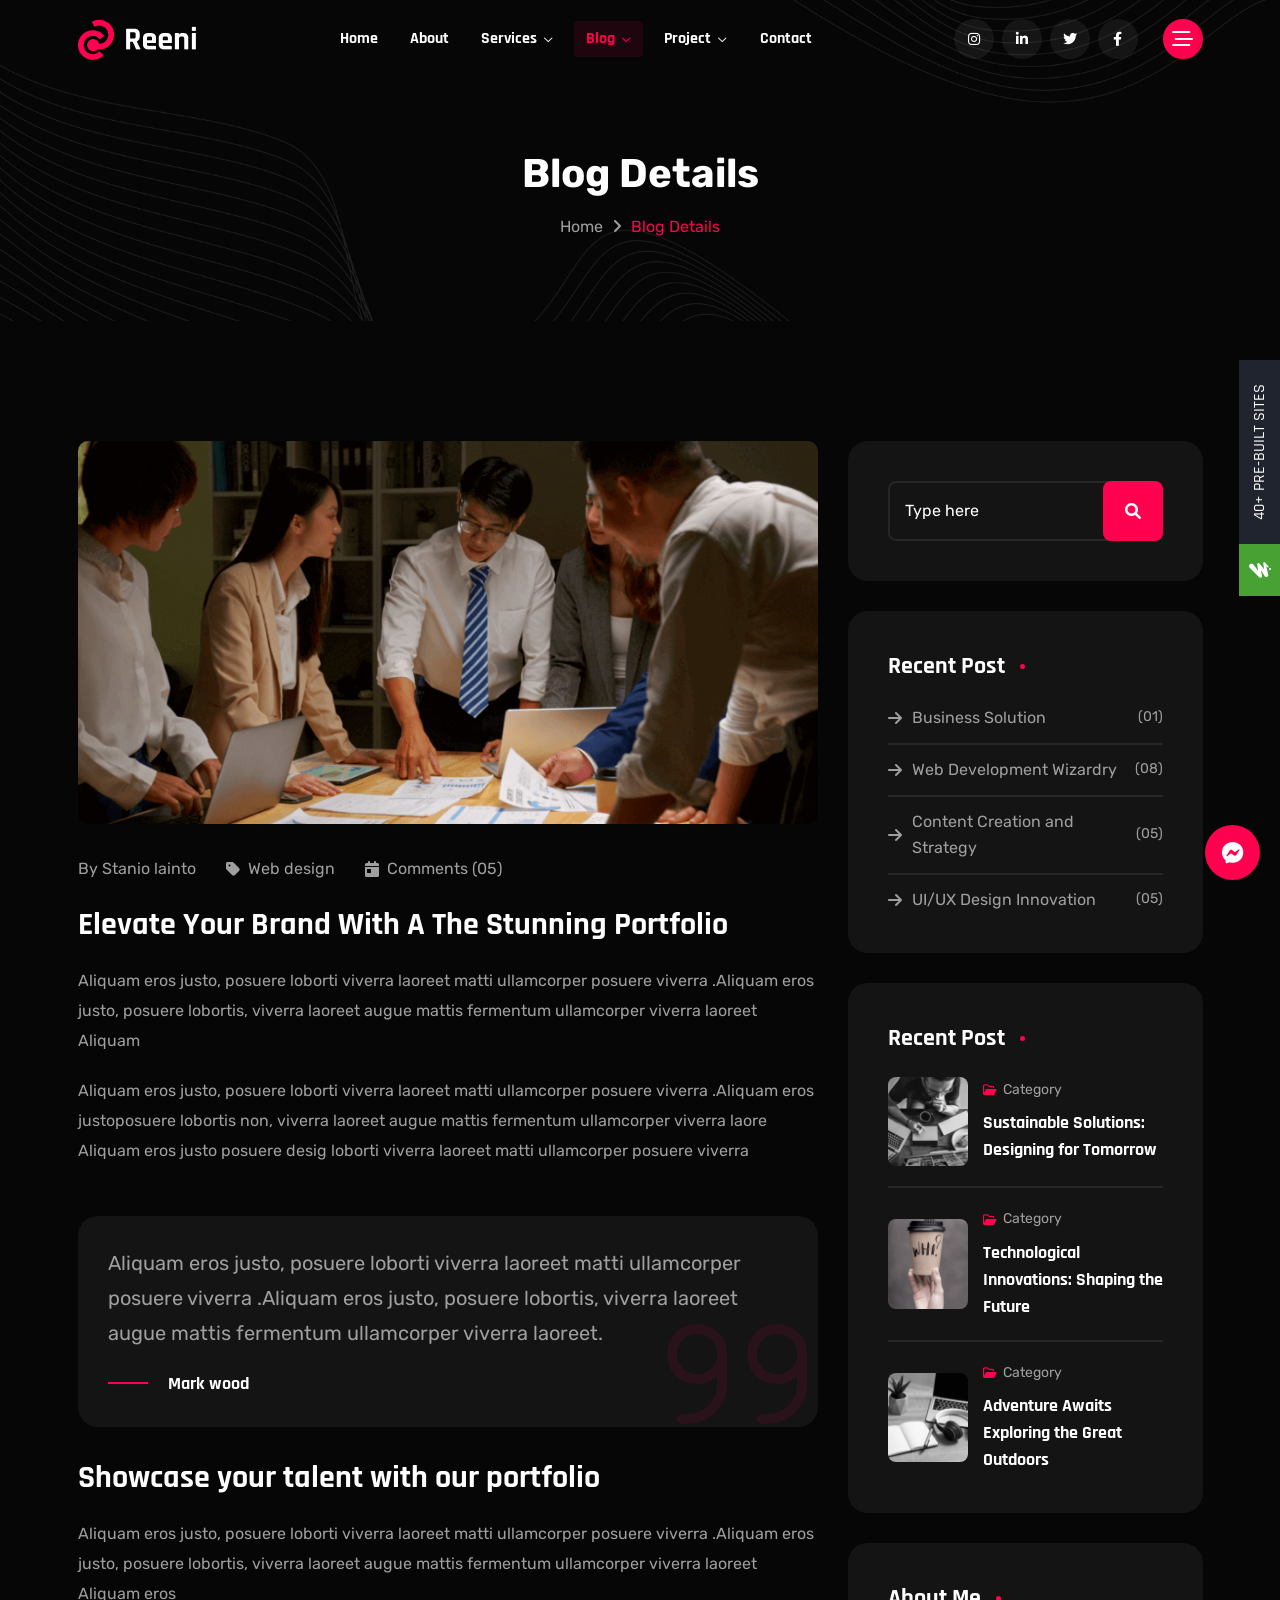
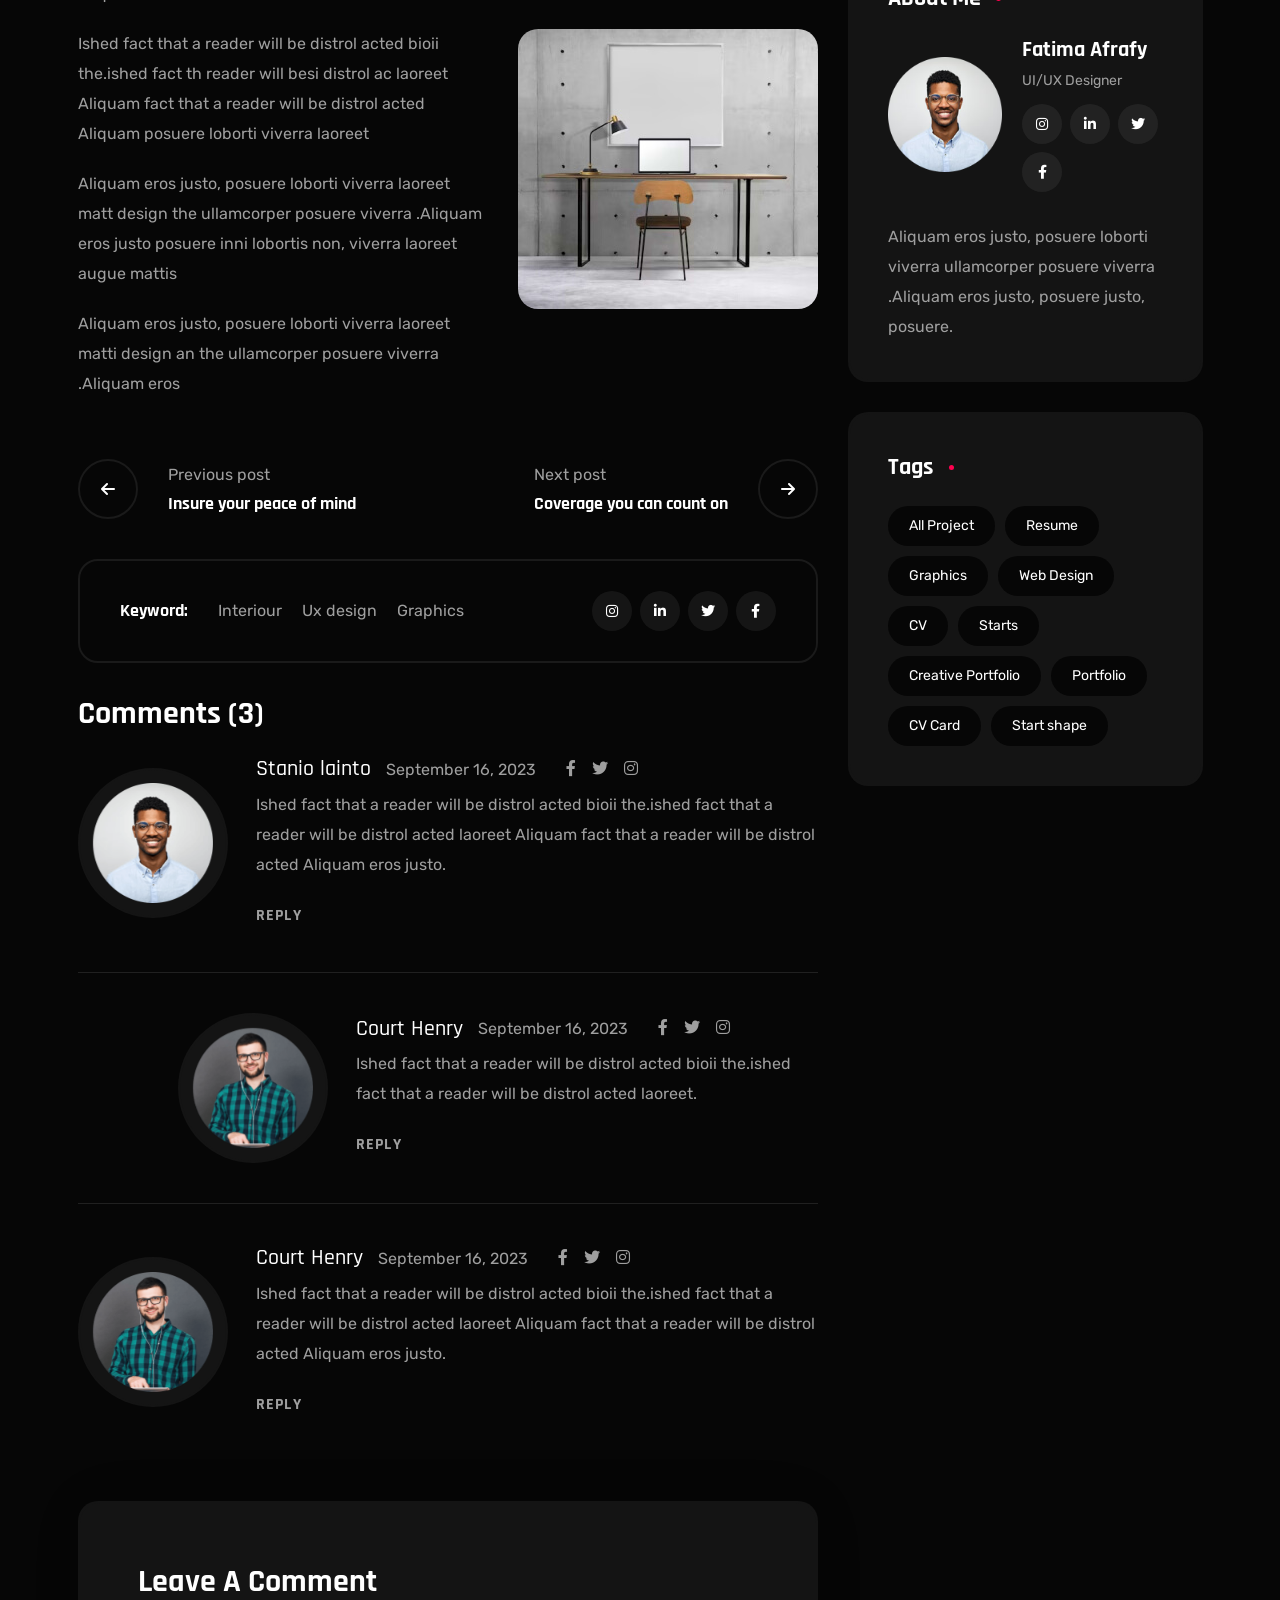
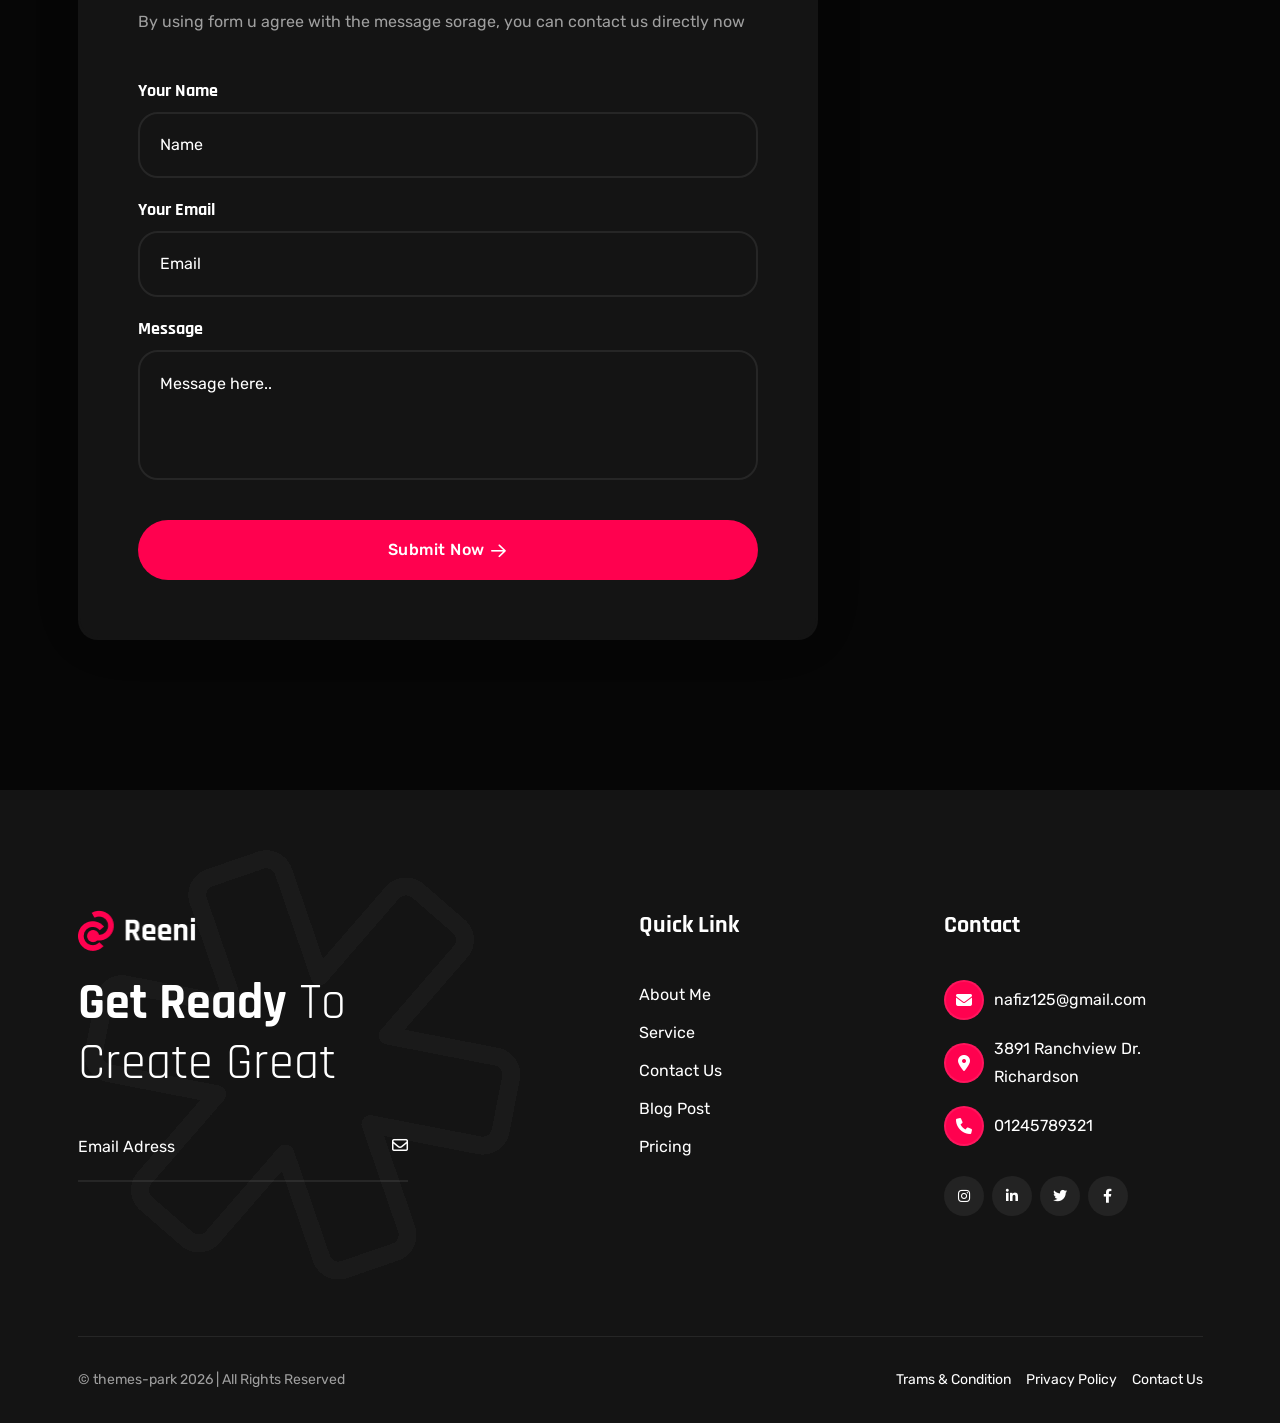
<file: ui/blog-details.html>
<!DOCTYPE html>
<html lang="en">

<head>
    <meta charset="UTF-8">
    <meta http-equiv="X-UA-Compatible" content="IE=edge">
    <meta name="viewport" content="width=device-width, initial-scale=1.0">
    <meta name="description" content="Reeni is a modern personal portfolio template for designers, developers, content writer, cleaner, programmer, fashion designer, model, Influencer and freelancers. Fully responsive, SEO-friendly, Bootstrap and easy to customize.">
    <link rel="shortcut icon" type="image/x-icon" href="assets/images/favicon.svg">
    <title>Blog Details Reeni - Personal Portfolio HTML Template | Freelancer & Developer Portfolio</title>
    <!-- Bootstrap min css -->
    <link rel="stylesheet" href="assets/css/vendor/fontawesome.css">
    <link rel="stylesheet" href="assets/css/plugins/swiper.css">
    <link rel="stylesheet" href="assets/css/plugins/odometer.css">
    <link rel="stylesheet" href="assets/css/vendor/animate.min.css">
    <link rel="stylesheet" href="assets/css/vendor/bootstrap.min.css">
    <!-- custom css -->
    <link rel="stylesheet" href="assets/css/style.css">
</head>

<body class="blog-details inner">

    <!-- tpm-header-area start -->
    <header class="tmp-header-area-start header-one header--sticky header--transparent">
        <div class="container">
            <div class="row">
                <div class="col-lg-12">
                    <div class="header-content">
                        <div class="logo">
                            <a href="index.html">
                                <img class="logo-dark" src="assets/images/logo/white-logo-reeni.png" alt="Reeni - Personal Portfolio HTML Template for developers and freelancers">
                                <img class="logo-white" src="assets/images/logo/logo-white.png" alt="Reeni - Personal Portfolio HTML Template for developers and freelancers">
                            </a>
                        </div>
                        <nav class="tmp-mainmenu-nav d-none d-xl-block">
                            <ul class="tmp-mainmenu">
                                <li>
                                    <a href="#">Home
                                    </a>
                                    <!-- <ul class="submenu">
            <li><a href="index.html">Home 01</a></li>
            <li><a href="index-02.html">Home 02</a></li>
            <li><a href="index-03.html">Home 03</a></li>
            <li><a href="index-04.html">Home 04</a></li>
            <li><a href="index-05.html">Home 05</a></li>
            <li><a href="index-06.html">Home 06</a></li>
            <li><a href="index-07.html">Home 07</a></li>
            <li><a href="index-08.html">Home 08</a></li>
            <li><a href="index-09.html">Home 09</a></li>
            <li><a href="index-10.html">Home 10</a></li>
            <li><a href="index-11.html">Home 11</a></li>
            <li><a href="index-12.html">Home 12</a></li>
            <li><a href="index-13.html">Home 13</a></li>
        </ul> -->
                                </li>
                                <li>
                                    <a href="about.html">About</a>
                                </li>
                                <li class="has-dropdown">
                                    <a href="#">Services
                                        <i class="fa-regular fa-chevron-down"></i>
                                    </a>
                                    <ul class="submenu">
                                        <li><a href="service.html">Service</a></li>
                                        <li><a href="service-details.html">Service Details</a></li>
                                    </ul>
                                </li>
                                <li class="has-dropdown">
                                    <a href="#">Blog
                                        <i class="fa-regular fa-chevron-down"></i>
                                    </a>
                                    <ul class="submenu">
                                        <li><a href="blog.html">Blog Classic</a></li>
                                        <li><a href="blog-details.html">Blog Details</a></li>
                                    </ul>
                                </li>
                                <li class="has-dropdown">
                                    <a href="#">Project
                                        <i class="fa-regular fa-chevron-down"></i>
                                    </a>
                                    <ul class="submenu">
                                        <li><a href="project.html">Project</a></li>
                                        <li><a href="project-details.html">Project Details</a></li>
                                    </ul>
                                </li>
                                <li>
                                    <a href="contact.html">Contact</a>
                                </li>
                            </ul>

                        </nav>
                        <div class="tmp-header-right">
                            <div class="social-share-wrapper d-none d-md-block">
                                <div class="social-link">
                                    <a href="#"><i class="fa-brands fa-instagram"></i></a>
                                    <a href="#"><i class="fa-brands fa-linkedin-in"></i></a>
                                    <a href="#"><i class="fa-brands fa-twitter"></i></a>
                                    <a href="#"><i class="fa-brands fa-facebook-f"></i></a>
                                </div>
                            </div>
                            <div class="actions-area">
                                <div class="tmp-side-collups-area d-none d-xl-block">
                                    <button class="tmp-menu-bars tmp_button_active"><i class="fa-regular fa-bars-staggered"></i></button>
                                </div>
                                <div class="tmp-side-collups-area d-block d-xl-none">
                                    <button class="tmp-menu-bars humberger_menu_active"><i class="fa-regular fa-bars-staggered"></i></button>
                                </div>
                            </div>
                        </div>
                    </div>
                </div>
            </div>
        </div>
    </header>
    <!-- tpm-header-area end -->

    <div class="d-none d-xl-block">
        <div class="tmp-sidebar-area tmp_side_bar">
            <div class="inner">
                <div class="top-area">
                    <a href="index.html" class="logo">
                        <img class="logo-dark" src="assets/images/logo/white-logo-reeni.png" alt="Reeni - Personal Portfolio HTML Template for developers and freelancers">
                        <img class="logo-white" src="assets/images/logo/logo-white.png" alt="Reeni - Personal Portfolio HTML Template for developers and freelancers">
                    </a>
                    <div class="close-icon-area">
                        <button class="tmp-round-action-btn close_side_menu_active">
                            <i class="fa-sharp fa-light fa-xmark"></i>
                        </button>
                    </div>
                </div>
                <div class="content-wrapper">
                    <div class="image-area-feature">
                        <a href="index.html">
                            <img src="assets/images/logo/man.png" alt="personal-logo">
                        </a>
                    </div>
                    <h5 class="title mt--30">Freelancer delivering exceptional Webflow, and Next.js solutions.</h5>
                    <p class="disc">I am a skilled freelancer specializing in Webflow development, Figma design, and Next.js projects. I deliver creative, dynamic, and user-centric web solutions.
                    </p>
                    <div class="short-contact-area">
                        <!-- single contact information -->
                        <div class="single-contact">
                            <i class="fa-solid fa-phone"></i>
                            <div class="information tmp-link-animation">
                                <span>Call Now</span>
                                <a href="#" class="number">+92 (8800) - 98670</a>
                            </div>
                        </div>
                        <!-- single contact information end -->

                        <!-- single contact information -->
                        <div class="single-contact">
                            <i class="fa-solid fa-envelope"></i>
                            <div class="information tmp-link-animation">
                                <span>Mail Us</span>
                                <a href="#" class="number">example@info.com</a>
                            </div>
                        </div>
                        <!-- single contact information end -->

                        <!-- single contact information -->
                        <div class="single-contact">
                            <i class="fa-solid fa-location-crosshairs"></i>
                            <div class="information tmp-link-animation">
                                <span>My Address</span>
                                <span class="number">66 Broklyant, New York 3269</span>
                            </div>
                        </div>
                        <!-- single contact information end -->
                    </div>
                    <!-- social area start -->
                    <div class="social-wrapper mt--20">
                        <span class="subtitle">find with me</span>
                        <div class="social-link">
                            <a href="#"><i class="fa-brands fa-instagram"></i></a>
                            <a href="#"><i class="fa-brands fa-linkedin-in"></i></a>
                            <a href="#"><i class="fa-brands fa-twitter"></i></a>
                            <a href="#"><i class="fa-brands fa-facebook-f"></i></a>
                        </div>
                    </div>
                    <!-- social area end -->
                </div>
            </div>
        </div>
        <a class="overlay_close_side_menu close_side_menu_active" href="javascript:void(0);"></a>
    </div>

    <div class="d-block d-xl-none">
        <div class="tmp-popup-mobile-menu">
            <div class="inner">
                <div class="header-top">
                    <div class="logo">
                        <a href="index.html" class="logo-area">
                            <img class="logo-dark" src="assets/images/logo/white-logo-reeni.png" alt="Reeni - Personal Portfolio HTML Template for developers and freelancers">
                            <img class="logo-white" src="assets/images/logo/logo-white.png" alt="Reeni - Personal Portfolio HTML Template for developers and freelancers">
                        </a>

                    </div>
                    <div class="close-menu">
                        <button class="close-button tmp-round-action-btn">
                            <i class="fa-sharp fa-light fa-xmark"></i>
                        </button>
                    </div>
                </div>
                <ul class="tmp-mainmenu">
                    <li>
                        <a href="#">Home
                        </a>
                        <!-- <ul class="submenu">
            <li><a href="index.html">Home 01</a></li>
            <li><a href="index-02.html">Home 02</a></li>
            <li><a href="index-03.html">Home 03</a></li>
            <li><a href="index-04.html">Home 04</a></li>
            <li><a href="index-05.html">Home 05</a></li>
            <li><a href="index-06.html">Home 06</a></li>
            <li><a href="index-07.html">Home 07</a></li>
            <li><a href="index-08.html">Home 08</a></li>
            <li><a href="index-09.html">Home 09</a></li>
            <li><a href="index-10.html">Home 10</a></li>
            <li><a href="index-11.html">Home 11</a></li>
            <li><a href="index-12.html">Home 12</a></li>
            <li><a href="index-13.html">Home 13</a></li>
        </ul> -->
                    </li>
                    <li>
                        <a href="about.html">About</a>
                    </li>
                    <li class="has-dropdown">
                        <a href="#">Services
                            <i class="fa-regular fa-chevron-down"></i>
                        </a>
                        <ul class="submenu">
                            <li><a href="service.html">Service</a></li>
                            <li><a href="service-details.html">Service Details</a></li>
                        </ul>
                    </li>
                    <li class="has-dropdown">
                        <a href="#">Blog
                            <i class="fa-regular fa-chevron-down"></i>
                        </a>
                        <ul class="submenu">
                            <li><a href="blog.html">Blog Classic</a></li>
                            <li><a href="blog-details.html">Blog Details</a></li>
                        </ul>
                    </li>
                    <li class="has-dropdown">
                        <a href="#">Project
                            <i class="fa-regular fa-chevron-down"></i>
                        </a>
                        <ul class="submenu">
                            <li><a href="project.html">Project</a></li>
                            <li><a href="project-details.html">Project Details</a></li>
                        </ul>
                    </li>
                    <li>
                        <a href="contact.html">Contact</a>
                    </li>
                </ul>


                <div class="social-wrapper mt--40">
                    <span class="subtitle">find with me</span>
                    <div class="social-link">
                        <a href="#"><i class="fa-brands fa-instagram"></i></a>
                        <a href="#"><i class="fa-brands fa-linkedin-in"></i></a>
                        <a href="#"><i class="fa-brands fa-twitter"></i></a>
                        <a href="#"><i class="fa-brands fa-facebook-f"></i></a>
                    </div>
                </div>
                <!-- social area end -->



            </div>
        </div>
    </div>


    <!-- Breadcrumb Area Start -->
    <div class="breadcrumb-area breadcrumb-bg">
        <div class="container">
            <div class="row">
                <div class="col-lg-12">
                    <div class="breadcrumb-inner text-center">
                        <h1 class="title split-collab">Blog Details</h1>
                        <ul class="page-list">
                            <li class="tmp-breadcrumb-item"><a href="/">Home</a></li>
                            <li class="icon"><i class="fa-solid fa-angle-right"></i></li>
                            <li class="tmp-breadcrumb-item active">Blog Details</li>
                        </ul>
                        <!-- <div class="circle-1"></div> -->
                    </div>
                </div>
            </div>
        </div>
    </div>
    <!-- Breadcrumb Area End -->

    <div class="blog-classic-area-wrapper tmp-section-gap">
        <div class="container">
            <div class="row">
                <div class="col-lg-8">
                    <div class="blog-details-left-area">
                        <div class="thumbnail-top">
                            <img src="assets/images/blog/details/01.png" alt="Corporate_business">
                        </div>
                        <div class="blog-details-discription">
                            <div class="blog-classic-tag">
                                <h4 class="title">By Stanio lainto</h4>
                                <ul>
                                    <li>
                                        <div class="tag-wrap">
                                            <i class="fa-solid fa-tag"></i>
                                            <h4 class="tag-title">Web design</h4>
                                        </div>
                                    </li>
                                    <li>
                                        <div class="tag-wrap">
                                            <i class="fa-solid fa-calendar-day"></i>
                                            <h4 class="tag-title">Comments (05)</h4>
                                        </div>
                                    </li>
                                </ul>
                            </div>
                            <h3 class="title split-collab">Elevate Your Brand With A The Stunning Portfolio</h3>
                            <p class="disc">
                                Aliquam eros justo, posuere loborti viverra laoreet matti ullamcorper posuere viverra
                                .Aliquam eros justo, posuere lobortis, viverra laoreet augue mattis fermentum
                                ullamcorper viverra laoreet Aliquam
                            </p>
                            <p class="disc">
                                Aliquam eros justo, posuere loborti viverra laoreet matti ullamcorper posuere viverra
                                .Aliquam eros justoposuere lobortis non, viverra laoreet augue mattis fermentum
                                ullamcorper viverra laore Aliquam eros justo posuere desig loborti viverra laoreet matti
                                ullamcorper posuere viverra
                            </p>
                        </div>
                        <div class="quote-area-blog-details">
                            <p class="disc">
                                Aliquam eros justo, posuere loborti viverra laoreet matti ullamcorper posuere viverra
                                .Aliquam eros justo, posuere lobortis, viverra laoreet augue mattis fermentum
                                ullamcorper viverra laoreet.
                            </p>
                            <h3 class="author">Mark wood</h3>
                            <span><i class="fa-solid fa-quote-right"></i></span>
                        </div>
                        <div class="blog-details-discription">
                            <h3 class="title split-collab">Showcase your talent with our portfolio</h3>
                            <p class="disc">
                                Aliquam eros justo, posuere loborti viverra laoreet matti ullamcorper posuere viverra
                                .Aliquam eros justo, posuere lobortis, viverra laoreet augue mattis fermentum
                                ullamcorper viverra laoreet Aliquam eros
                            </p>
                            <div class="our-portfolio-swiper">
                                <div class="blog-details-swiper">
                                    <div class="our-portfoli-swiper-card">
                                        <div class="card-left-content">
                                            <p class="disc">
                                                Ished fact that a reader will be distrol acted bioii the.ished
                                                fact th
                                                reader will besi distrol ac laoreet Aliquam fact that a reader
                                                will be
                                                distrol acted Aliquam posuere loborti viverra laoreet
                                            </p>
                                            <p class="disc">
                                                Aliquam eros justo, posuere loborti viverra laoreet matt design
                                                the
                                                ullamcorper posuere viverra .Aliquam eros justo posuere inni
                                                lobortis non,
                                                viverra laoreet augue mattis
                                            </p>
                                            <p class="disc">
                                                Aliquam eros justo, posuere loborti viverra laoreet matti design
                                                an the
                                                ullamcorper posuere viverra .Aliquam eros
                                            </p>
                                        </div>
                                        <div class="card-right-content">
                                            <img src="assets/images/blog/blog-details-swiper-img.jpg" alt="blog-swip-img">
                                        </div>
                                    </div>
                                </div>
                                <div class="our-portfolio-swiper-btn-wrap">
                                    <a href="#" class="prev-btn">
                                        <div class="tmp-arrow-btn">
                                            <i class="fa-solid fa-arrow-left"></i>
                                        </div>
                                        <div class="btn-content">
                                            <span class="para">Previous post</span>
                                            <h4 class="title">Insure your peace of mind</h4>
                                        </div>
                                    </a>
                                    <a href="#" class="next-btn">
                                        <div class="btn-content">
                                            <span class="para">Next post</span>
                                            <h4 class="title">Coverage you can count on</h4>
                                        </div>
                                        <div class="tmp-arrow-btn">
                                            <i class="fa-solid fa-arrow-right"></i>
                                        </div>
                                    </a>
                                </div>


                            </div>

                            <div class="blog-details-navigation">
                                <div class="navigation-tags">
                                    <h3 class="tag-title">Keyword:</h3>
                                    <ul>
                                        <li>
                                            <p class="tag"><a href="#">Interiour</a></p>
                                        </li>
                                        <li>
                                            <p class="tag"><a href="#">Ux design</a></p>
                                        </li>
                                        <li>
                                            <p class="tag"><a href="#">Graphics</a></p>
                                        </li>
                                    </ul>
                                </div>
                                <div class="social-link footer">
                                    <a href="#"><i class="fa-brands fa-instagram"></i></a>
                                    <a href="#"><i class="fa-brands fa-linkedin-in"></i></a>
                                    <a href="#"><i class="fa-brands fa-twitter"></i></a>
                                    <a href="#"><i class="fa-brands fa-facebook-f"></i></a>
                                </div>
                            </div>
                            <!-- Comment Area Main Wrapper Start -->
                            <div class="comment-area-main-wrapper mt--30">
                                <h3 class="title">Comments (3)</h3>
                                <div class="single-comment-audience">
                                    <div class="author-image tmponhover">
                                        <img src="assets/images/blog/comments-img-1.png" alt="Corporate_business">
                                    </div>
                                    <div class="right-area-commnet">
                                        <div class="top-area-comment">
                                            <div class="left">
                                                <h6 class="title">Stanio lainto</h6>
                                                <span>September 16, 2023</span>
                                            </div>
                                            <div class="social-link-inner">
                                                <a href="#"><i class="fa-brands fa-facebook-f"></i></a>
                                                <a href="#"><i class="fa-brands fa-twitter"></i></a>
                                                <a href="#"><i class="fa-brands fa-instagram"></i></a>
                                            </div>
                                        </div>
                                        <p class="disc">
                                            Ished fact that a reader will be distrol acted bioii the.ished fact that a
                                            reader will be distrol acted laoreet Aliquam fact that a reader will be
                                            distrol acted Aliquam eros justo.
                                        </p>
                                        <a href="#" class="reply-btn">reply</a>
                                    </div>
                                </div>
                                <div class="single-comment-audience pl--100">
                                    <div class="author-image tmponhover">
                                        <img src="assets/images/blog/comments-img-2.png" alt="Corporate_business">
                                    </div>
                                    <div class="right-area-commnet">
                                        <div class="top-area-comment">
                                            <div class="left">
                                                <h6 class="title">Court Henry</h6>
                                                <span>September 16, 2023</span>
                                            </div>
                                            <div class="social-link-inner">
                                                <a href="#"><i class="fa-brands fa-facebook-f"></i></a>
                                                <a href="#"><i class="fa-brands fa-twitter"></i></a>
                                                <a href="#"><i class="fa-brands fa-instagram"></i></a>
                                            </div>
                                        </div>
                                        <p class="disc">
                                            Ished fact that a reader will be distrol acted bioii the.ished fact that a
                                            reader will be distrol acted laoreet.
                                        </p>
                                        <a href="#" class="reply-btn">reply</a>
                                    </div>
                                </div>
                                <div class="single-comment-audience">
                                    <div class="author-image tmponhover">
                                        <img src="assets/images/blog/comments-img-2.png" alt="Corporate_business">
                                    </div>
                                    <div class="right-area-commnet">
                                        <div class="top-area-comment">
                                            <div class="left">
                                                <h6 class="title">Court Henry</h6>
                                                <span>September 16, 2023</span>
                                            </div>
                                            <div class="social-link-inner">
                                                <a href="#"><i class="fa-brands fa-facebook-f"></i></a>
                                                <a href="#"><i class="fa-brands fa-twitter"></i></a>
                                                <a href="#"><i class="fa-brands fa-instagram"></i></a>
                                            </div>
                                        </div>
                                        <p class="disc">
                                            Ished fact that a reader will be distrol acted bioii the.ished fact that a
                                            reader will be distrol acted laoreet Aliquam fact that a reader will be
                                            distrol acted Aliquam eros justo.
                                        </p>
                                        <a href="#" class="reply-btn">reply</a>
                                    </div>
                                </div>
                            </div>
                            <!-- Comment Area Main Wrapper End -->

                            <!-- Blog Details Form Wrapper Start -->
                            <div class="blog-details-form-wrapper tmponhover">
                                <h4 class="title">Leave a comment</h4>
                                <span class="subtitle">By using form u agree with the message sorage, you can contact us directly
                                    now</span>
                                <form action="#" class="blog-details-form">
                                    <div class="single-input">
                                        <label>Your Name</label>
                                        <input type="text" placeholder="Name">
                                    </div>
                                    <div class="single-input">
                                        <label>Your Email</label>
                                        <input type="text" placeholder="Email">
                                    </div>
                                    <label>Message</label>
                                    <textarea placeholder="Message here.."></textarea>

                                    <div class="blog-submit-btn mt--40">
                                        <div class="tmp-button-here">
                                            <a class="tmp-btn hover-icon-reverse radius-round w-100" href="blog-details.html">
                                                <span class="icon-reverse-wrapper">
                                                    <span class="btn-text">Submit Now</span>
                                                <span class="btn-icon"><i class="fa-sharp fa-regular fa-arrow-right"></i></span>
                                                <span class="btn-icon"><i class="fa-sharp fa-regular fa-arrow-right"></i></span>
                                                </span>
                                            </a>
                                        </div>
                                    </div>

                                </form>
                            </div>
                            <!-- Blog Details Form Wrapper End -->
                        </div>
                    </div>
                </div>
                <div class="col-lg-4">
                    <div class="tmp-sidebar">
                        <div class="signle-side-bar search-area tmponhover">
                            <div class="body">
                                <div class="search-area">
                                    <input type="text" placeholder="Type here" required>
                                    <button><i class="fa-solid fa-magnifying-glass"></i></button>
                                </div>
                            </div>
                        </div>
                        <div class="signle-side-bar recent-post-area tmponhover">
                            <div class="header">
                                <h3 class="title">Recent Post</h3>
                            </div>
                            <div class="body">
                                <a href="#" class="single-post">
                                    <span class="single-post-left">
                    <i class="fa-solid fa-arrow-right"></i>
                    <span class="post-title">Business Solution</span>
                                    </span>
                                    <span class="post-num">(01)</span>
                                </a>
                                <a href="#" class="single-post">
                                    <span class="single-post-left">
                    <i class="fa-solid fa-arrow-right"></i>
                    <span class="post-title">Web Development Wizardry</span>
                                    </span>
                                    <span class="post-num">(08)</span>
                                </a>
                                <a href="#" class="single-post">
                                    <span class="single-post-left">
                    <i class="fa-solid fa-arrow-right"></i>
                    <span class="post-title">Content Creation and Strategy</span>
                                    </span>
                                    <span class="post-num">(05)</span>
                                </a>
                                <a href="#" class="single-post">
                                    <span class="single-post-left">
                    <i class="fa-solid fa-arrow-right"></i>
                    <span class="post-title">UI/UX Design Innovation</span>
                                    </span>
                                    <span class="post-num">(05)</span>
                                </a>
                            </div>
                        </div>
                        <div class="signle-side-bar recent-post-area tmponhover">
                            <div class="header">
                                <h3 class="title">Recent Post</h3>
                            </div>
                            <div class="body">
                                <div class="single-post-card tmp-hover-link">
                                    <div class="single-post-card-img">
                                        <img src="assets/images/blog/single-post-card-img-1.png" alt="">
                                    </div>
                                    <div class="single-post-right">
                                        <div class="single-post-top">
                                            <i class="fa-regular fa-folder-open"></i>
                                            <p class="post-title">Category</p>
                                        </div>
                                        <h3 class="post-title"><a class="link" href="#">Sustainable Solutions: Designing for Tomorrow</a>
                                        </h3>
                                    </div>
                                </div>
                                <div class="single-post-card tmp-hover-link">
                                    <div class="single-post-card-img">
                                        <img src="assets/images/blog/single-post-card-img-2.png" alt="">
                                    </div>
                                    <div class="single-post-right">
                                        <div class="single-post-top">
                                            <i class="fa-regular fa-folder-open"></i>
                                            <p class="post-title">Category</p>
                                        </div>
                                        <h3 class="post-title"><a class="link" href="#">Technological Innovations: Shaping the Future</a>
                                        </h3>
                                    </div>
                                </div>
                                <div class="single-post-card tmp-hover-link">
                                    <div class="single-post-card-img">
                                        <img src="assets/images/blog/single-post-card-img-3.png" alt="">
                                    </div>
                                    <div class="single-post-right">
                                        <div class="single-post-top">
                                            <i class="fa-regular fa-folder-open"></i>
                                            <p class="post-title">Category</p>
                                        </div>
                                        <h3 class="post-title"><a class="link" href="#">Adventure Awaits Exploring the Great Outdoors</a>
                                        </h3>
                                    </div>
                                </div>
                            </div>
                        </div>
                        <div class="signle-side-bar tmponhover">
                            <div class="header">
                                <h3 class="title">About Me</h3>
                            </div>
                            <div class="body">
                                <div class="about-me-details">
                                    <div class="about-me-details-head">
                                        <div class="about-me-img">
                                            <img src="assets/images/blog/about-me-user-img.png" alt="about-me-user-img">
                                        </div>
                                        <div class="about-me-right-content">
                                            <h3 class="title">Fatima Afrafy</h3>
                                            <p class="para">UI/UX Designer </p>
                                            <div class="social-link">
                                                <a href="#"><i class="fa-brands fa-instagram"></i></a>
                                                <a href="#"><i class="fa-brands fa-linkedin-in"></i></a>
                                                <a href="#"><i class="fa-brands fa-twitter"></i></a>
                                                <a href="#"><i class="fa-brands fa-facebook-f"></i></a>
                                            </div>
                                        </div>
                                    </div>
                                    <p class="about-me-para">Aliquam eros justo, posuere loborti viverra ullamcorper posuere
                                        viverra .Aliquam eros justo, posuere justo, posuere.</p>
                                </div>
                            </div>
                        </div>
                        <div class="signle-side-bar tmponhover">
                            <div class="header">
                                <h3 class="title">Tags</h3>
                            </div>
                            <div class="body">
                                <div class="tags-wrapper">
                                    <a href="#" class="tag-link">All Project</a>
                                    <a href="#" class="tag-link">Resume</a>
                                    <a href="#" class="tag-link">Graphics</a>
                                    <a href="#" class="tag-link">Web Design</a>
                                    <a href="#" class="tag-link">CV</a>
                                    <a href="#" class="tag-link">Starts</a>
                                    <a href="#" class="tag-link">Creative Portfolio</a>
                                    <a href="#" class="tag-link">Portfolio</a>
                                    <a href="#" class="tag-link">CV Card</a>
                                    <a href="#" class="tag-link">Start shape</a>
                                </div>
                            </div>
                        </div>
                    </div>
                </div>
            </div>
        </div>
    </div>


    <!-- Start Footer Area  -->
    <footer class="footer-area footer-style-one-wrapper  tmp-section-gap">
        <div class="container">
            <div class="footer-main footer-style-one">
                <div class="row g-5">
                    <div class="col-lg-5 col-md-6">
                        <div class="single-footer-wrapper border-right mr--20">
                            <div class="logo">
                                <a href="index.html">
                                    <img src="assets/images/logo/white-logo-reeni.png" alt="Reeni - Personal Portfolio HTML Template for developers and freelancers">
                                </a>
                            </div>
                            <p class="description"><span>Get Ready</span> To <br> Create Great</p>
                            <form action="#" class="newsletter-form-1 mt--40">
                                <input type="email" placeholder="Email Adress">
                                <span class="form-icon"><i class="fa-regular fa-envelope"></i></span>
                            </form>
                        </div>
                    </div>
                    <div class="col-lg-4 col-md-6">
                        <div class="single-footer-wrapper quick-link-wrap">
                            <h5 class="ft-title">Quick Link</h5>
                            <ul class="ft-link tmp-link-animation">
                                <li>
                                    <a href="about.html">About Me</a>
                                </li>
                                <li>
                                    <a href="team.html">Service</a>
                                </li>
                                <li>
                                    <a href="service.html">Contact Us</a>
                                </li>
                                <li>
                                    <a href="blog.html">Blog Post</a>
                                </li>
                                <li>
                                    <a href="contact.html">Pricing</a>
                                </li>
                            </ul>
                        </div>
                    </div>
                    <div class="col-lg-3 col-md-6">
                        <div class="single-footer-wrapper contact-wrap">
                            <h5 class="ft-title">Contact </h5>
                            <ul class="ft-link tmp-link-animation">
                                <li><span class="ft-icon"><i class="fa-solid fa-envelope"></i></span><a href="#">nafiz125@gmail.com</a></li>
                                <li><span class="ft-icon"><i class="fa-solid fa-location-dot"></i></span>3891
                                    Ranchview Dr. Richardson</li>
                                <li><span class="ft-icon"><i class="fa-solid fa-phone"></i></span><a href="#">01245789321</a></li>
                            </ul>
                            <div class="social-link footer">
                                <a href="#"><i class="fa-brands fa-instagram"></i></a>
                                <a href="#"><i class="fa-brands fa-linkedin-in"></i></a>
                                <a href="#"><i class="fa-brands fa-twitter"></i></a>
                                <a href="#"><i class="fa-brands fa-facebook-f"></i></a>
                            </div>
                        </div>
                    </div>
                </div>
            </div>
        </div>
        <div class="footer-bg-img">
            <img src="assets/images/footer/footer-bg-img.png" alt="footer-img">
        </div>
    </footer>
    <div class="copyright-area-one">
        <div class="container">
            <div class="row">
                <div class="col-lg-12">
                    <div class="main-wrapper">
                        <p class="copy-right-para">© themes-park <script>
                                document.write(new Date().getFullYear())
                            </script> | All Rights Reserved</p>
                        <ul>
                            <li><a href="#">Trams & Condition</a></li>
                            <li><a href="#">Privacy Policy</a></li>
                            <li><a href="#">Contact Us</a></li>
                        </ul>
                    </div>
                </div>
            </div>
        </div>
    </div>
    <!-- End Footer Area  -->



    <!-- ready chatting option via email -->
    <div class="ready-chatting-option tmp-ready-chat">
        <input type="checkbox" id="click">
        <label for="click">
            <i class="fab fa-facebook-messenger"></i>
            <i class="fas fa-times"></i>
        </label>
        <div class="wrapper">
            <div class="head-text">
                Let's chat with me? - Online
            </div>
            <div class="chat-box">
                <div class="desc-text">
                    Please fill out the form below to start chatting with me directly.
                </div>
                <form class="tmp-dynamic-form" action="#">
                    <div class="field">
                        <input class="input-field" name="name" placeholder="Your Name" type="text" required>
                    </div>
                    <div class="field">
                        <input class="input-field" name="email" placeholder="Your Email" type="email" required>
                    </div>
                    <div class="field textarea">
                        <textarea class="input-field" placeholder="Your Message" name="message" required></textarea>
                    </div>
                    <div class="field">
                        <button name="submit" type="submit">Send Message</button>
                    </div>
                </form>
            </div>
        </div>
    </div>
    <!-- ready chatting option via email end -->
    <!-- progress area start -->
    <div class="scrollToTop" style="display: block;">
        <div class="arrowUp">
            <i class="fa-light fa-arrow-up"></i>
        </div>
        <div class="water" style="transform: translate(0px, 87%);">
            <svg viewBox="0 0 560 20" class="water_wave water_wave_back">
                <use xlink:href="#wave"></use>
            </svg>
            <svg viewBox="0 0 560 20" class="water_wave water_wave_front">
                <use xlink:href="#wave"></use>
            </svg>
            <svg version="1.1" xmlns="http://www.w3.org/2000/svg" xmlns:xlink="http://www.w3.org/1999/xlink" viewBox="0 0 560 20" style="display: none;">
                <symbol id="wave">
                    <path d="M420,20c21.5-0.4,38.8-2.5,51.1-4.5c13.4-2.2,26.5-5.2,27.3-5.4C514,6.5,518,4.7,528.5,2.7c7.1-1.3,17.9-2.8,31.5-2.7c0,0,0,0,0,0v20H420z" fill="#FF014F"></path>
                    <path d="M420,20c-21.5-0.4-38.8-2.5-51.1-4.5c-13.4-2.2-26.5-5.2-27.3-5.4C326,6.5,322,4.7,311.5,2.7C304.3,1.4,293.6-0.1,280,0c0,0,0,0,0,0v20H420z" fill="#FF014F"></path>
                    <path d="M140,20c21.5-0.4,38.8-2.5,51.1-4.5c13.4-2.2,26.5-5.2,27.3-5.4C234,6.5,238,4.7,248.5,2.7c7.1-1.3,17.9-2.8,31.5-2.7c0,0,0,0,0,0v20H140z" fill="#FF014F"></path>
                    <path d="M140,20c-21.5-0.4-38.8-2.5-51.1-4.5c-13.4-2.2-26.5-5.2-27.3-5.4C46,6.5,42,4.7,31.5,2.7C24.3,1.4,13.6-0.1,0,0c0,0,0,0,0,0l0,20H140z" fill="#FF014F"></path>
                </symbol>
            </svg>

        </div>
    </div>
    <!-- progress area end -->
    <!-- <div class="tmp-right-demo">
    <button class="demo-button">
        <p class="mb--0">48</p>
        <span class="text">Demos</span>
    </button>
</div> -->


    <div class="demo-button-wrapper">
        <div class="buy-theme">
            <a href="https://themeforest.net/item/reeni-personal-portfolio-html-template/56387656" target="_blank">
                <div class="theme-wrapper">
                    <div>
                        <svg width="22" height="22" viewBox="0 0 20 20" fill="none" xmlns="http://www.w3.org/2000/svg">
                            <path d="M10.9854 19.9999C11.479 19.9999 11.8791 19.5998 11.8791 19.1063C11.8791 18.6127 11.479 18.2126 10.9854 18.2126C10.4919 18.2126 10.0918 18.6127 10.0918 19.1063C10.0918 19.5998 10.4919 19.9999 10.9854 19.9999Z" fill="white">
                            </path>
                            <path d="M16.1233 13.0134L11.0833 13.5539C10.9895 13.5633 10.9427 13.4477 11.0177 13.3883L15.9483 9.54819C16.267 9.28572 16.4732 8.87952 16.3857 8.44208C16.2983 7.77341 15.7452 7.33597 15.0453 7.42346L9.68658 8.20773C9.59284 8.22023 9.54285 8.1015 9.61784 8.04213L14.9297 3.98639C15.9764 3.17087 16.0639 1.57107 15.1047 0.639933C14.2329 -0.231832 12.8331 -0.203711 11.9613 0.668055L3.403 9.37634C3.08429 9.72629 2.93743 10.1919 3.02492 10.6855C3.17178 11.4729 3.95605 11.9948 4.74345 11.851L9.3585 10.9105C9.45849 10.8886 9.5116 11.023 9.42724 11.0792L4.30913 14.357C3.66859 14.7632 3.378 15.4912 3.5811 16.2192C3.7842 17.1785 4.74658 17.7315 5.67771 17.5003L13.3299 15.6162C13.4174 15.5943 13.4799 15.6943 13.4236 15.763L12.23 17.2378C11.9113 17.644 12.4331 18.1971 12.8706 17.8784L16.8013 14.6475C17.5012 14.0664 17.0357 12.929 16.1326 13.0165L16.1233 13.0134Z" fill="white"></path>
                        </svg>
                    </div>
                </div>
            </a>
        </div>
        <div class="all-demo show-demo">
            <div class="demos">
                <div class="theme-wrapper">
                    <div>40+ Pre-built sites</div>
                </div>
            </div>
        </div>
    </div>


    <div class="demo-modal-area">
        <div class="wrapper">
            <div class="tmp-modal-inner">
                <div class="close-icon">
                    <button class="demo-close-btn"><span><i class="fa-sharp fa-light fa-xmark"></i></span></button>
                </div>
                <div class="demo-top text-center">
                    <h4 class="title">Reeni</h4>
                    <p class="subtitle">A personal portfolio website is your digital resume—a place to showcase your work,
                        skills, and achievements.</p>
                </div>
                <ul class="popuptab-area nav nav-tabs" id="popuptab" role="tablist">
                    <li class="nav-item">
                        <a class="nav-link active demo-dark" id="demodark-tab" data-bs-toggle="tab" href="#demodark" role="tab" aria-controls="demodark" aria-selected="true">Dark Demo</a>
                    </li>
                    <li class="nav-item">
                        <a class="nav-link demo-light" id="demolight-tab" data-bs-toggle="tab" href="#demolight" role="tab" aria-controls="demolight" aria-selected="false">Light Demo</a>
                    </li>
                </ul>
                <div class="tab-content" id="popuptabContent">
                    <div class="tab-pane show active" id="demodark" role="tabpanel" aria-labelledby="demodark-tab">
                        <div class="content">
                            <div class="row">

                                <!-- Start Single Content  -->
                                <div class="col-lg-4 col-md-6 col-12">
                                    <div class="single-demo">
                                        <div class="inner">
                                            <div class="thumbnail">
                                                <a href="index.html">
                                                    <img class="w-100" src="assets/images/demo/home-1.png" alt="Personal Portfolio">
                                                    <span class="overlay-content">
                                                    <span class="overlay-text">View Demo <i
                                                            class="feather-external-link"></i></span>
                                                    </span>
                                                </a>
                                            </div>
                                            <div class="inner">
                                                <h3 class="title"><a href="index.html">Main Demo</a></h3>
                                            </div>
                                        </div>
                                    </div>
                                </div>
                                <!-- End Single Content  -->

                                <!-- Start Single Content  -->
                                <div class="col-lg-4 col-md-6 col-12">
                                    <div class="single-demo">
                                        <div class="inner">
                                            <div class="thumbnail">
                                                <a href="index-02.html">
                                                    <img class="w-100" src="assets/images/demo/home-2.png" alt="Personal Portfolio">
                                                    <span class="overlay-content">
                                                    <span class="overlay-text">View Demo <i
                                                            class="feather-external-link"></i></span>
                                                    </span>
                                                </a>
                                            </div>
                                            <div class="inner">
                                                <h3 class="title"><a href="index-02.html">Demo 02</a></h3>
                                            </div>
                                        </div>
                                    </div>
                                </div>
                                <!-- End Single Content  -->

                                <!-- Start Single Content  -->
                                <div class="col-lg-4 col-md-6 col-12">
                                    <div class="single-demo">
                                        <div class="inner">
                                            <div class="thumbnail">
                                                <a href="index-03.html">
                                                    <img class="w-100" src="assets/images/demo/home-3.png" alt="Personal Portfolio">
                                                    <span class="overlay-content">
                                                    <span class="overlay-text">View Demo <i
                                                            class="feather-external-link"></i></span>
                                                    </span>
                                                </a>
                                            </div>
                                            <div class="inner">
                                                <h3 class="title"><a href="index-03.html">Demo 03</a></h3>
                                            </div>
                                        </div>
                                    </div>
                                </div>
                                <!-- End Single Content  -->

                                <!-- Start Single Content  -->
                                <div class="col-lg-4 col-md-6 col-12">
                                    <div class="single-demo">
                                        <div class="inner">
                                            <div class="thumbnail">
                                                <a href="index-04.html">
                                                    <img class="w-100" src="assets/images/demo/home-4.png" alt="Personal Portfolio">
                                                    <span class="overlay-content">
                                                    <span class="overlay-text">View Demo <i
                                                            class="feather-external-link"></i></span>
                                                    </span>
                                                </a>
                                            </div>
                                            <div class="inner">
                                                <h3 class="title"><a href="index-04.html">Demo 04</a></h3>
                                            </div>
                                        </div>
                                    </div>
                                </div>
                                <!-- End Single Content  -->

                                <!-- Start Single Content  -->
                                <div class="col-lg-4 col-md-6 col-12">
                                    <div class="single-demo">
                                        <div class="inner">
                                            <div class="thumbnail">
                                                <a href="index-05.html">
                                                    <img class="w-100" src="assets/images/demo/home-5.png" alt="Personal Portfolio">
                                                    <span class="overlay-content">
                                                    <span class="overlay-text">View Demo <i
                                                            class="feather-external-link"></i></span>
                                                    </span>
                                                </a>
                                            </div>
                                            <div class="inner">
                                                <h3 class="title"><a href="index-05.html">Demo 05</a></h3>
                                            </div>
                                        </div>
                                    </div>
                                </div>
                                <!-- End Single Content  -->

                                <!-- Start Single Content  -->
                                <div class="col-lg-4 col-md-6 col-12">
                                    <div class="single-demo">
                                        <div class="inner">
                                            <div class="thumbnail">
                                                <a href="index-06.html">
                                                    <img class="w-100" src="assets/images/demo/home-6.png" alt="Personal Portfolio">
                                                    <span class="overlay-content">
                                                    <span class="overlay-text">View Demo <i
                                                            class="feather-external-link"></i></span>
                                                    </span>
                                                </a>
                                            </div>
                                            <div class="inner">
                                                <h3 class="title"><a href="index-06.html">Demo 06</a></h3>
                                            </div>
                                        </div>
                                    </div>
                                </div>
                                <!-- End Single Content  -->

                                <!-- Start Single Content  -->
                                <div class="col-lg-4 col-md-6 col-12">
                                    <div class="single-demo">
                                        <div class="inner">
                                            <div class="thumbnail">
                                                <a href="index-07.html">
                                                    <img class="w-100" src="assets/images/demo/home-7.png" alt="Personal Portfolio">
                                                    <span class="overlay-content">
                                                    <span class="overlay-text">View Demo <i
                                                            class="feather-external-link"></i></span>
                                                    </span>
                                                </a>
                                            </div>
                                            <div class="inner">
                                                <h3 class="title"><a href="index-07.html">Demo 07</a></h3>
                                            </div>
                                        </div>
                                    </div>
                                </div>
                                <!-- End Single Content  -->

                                <!-- Start Single Content  -->
                                <div class="col-lg-4 col-md-6 col-12">
                                    <div class="single-demo">
                                        <div class="inner">
                                            <div class="thumbnail">
                                                <a href="index-08.html">
                                                    <img class="w-100" src="assets/images/demo/home-8.png" alt="Personal Portfolio">
                                                    <span class="overlay-content">
                                                    <span class="overlay-text">View Demo <i
                                                            class="feather-external-link"></i></span>
                                                    </span>
                                                </a>
                                            </div>
                                            <div class="inner">
                                                <h3 class="title"><a href="index-08.html">Demo 08</a></h3>
                                            </div>
                                        </div>
                                    </div>
                                </div>
                                <!-- End Single Content  -->

                                <!-- Start Single Content  -->
                                <div class="col-lg-4 col-md-6 col-12">
                                    <div class="single-demo">
                                        <div class="inner">
                                            <div class="thumbnail">
                                                <a href="index-09.html">
                                                    <img class="w-100" src="assets/images/demo/home-9.png" alt="Personal Portfolio">
                                                    <span class="overlay-content">
                                                    <span class="overlay-text">View Demo <i
                                                            class="feather-external-link"></i></span>
                                                    </span>
                                                </a>
                                            </div>
                                            <div class="inner">
                                                <h3 class="title"><a href="index-09.html">Demo 09</a></h3>
                                            </div>
                                        </div>
                                    </div>
                                </div>
                                <!-- End Single Content  -->

                                <!-- Start Single Content  -->
                                <div class="col-lg-4 col-md-6 col-12">
                                    <div class="single-demo">
                                        <div class="inner">
                                            <div class="thumbnail">
                                                <a href="index-10.html">
                                                    <img class="w-100" src="assets/images/demo/home-10.png" alt="Personal Portfolio">
                                                    <span class="overlay-content">
                                                    <span class="overlay-text">View Demo <i
                                                            class="feather-external-link"></i></span>
                                                    </span>
                                                </a>
                                            </div>
                                            <div class="inner">
                                                <h3 class="title"><a href="index-10.html">Demo 10</a></h3>
                                            </div>
                                        </div>
                                    </div>
                                </div>
                                <!-- End Single Content  -->

                                <!-- Start Single Content  -->
                                <div class="col-lg-4 col-md-6 col-12">
                                    <div class="single-demo">
                                        <div class="inner">
                                            <div class="thumbnail">
                                                <a href="index-11.html">
                                                    <img class="w-100" src="assets/images/demo/home-11.png" alt="Personal Portfolio">
                                                    <span class="overlay-content">
                                                    <span class="overlay-text">View Demo <i
                                                            class="feather-external-link"></i></span>
                                                    </span>
                                                </a>
                                            </div>
                                            <div class="inner">
                                                <h3 class="title"><a href="index-11.html">Demo 11</a></h3>
                                            </div>
                                        </div>
                                    </div>
                                </div>
                                <!-- End Single Content  -->

                                <!-- Start Single Content  -->
                                <div class="col-lg-4 col-md-6 col-12">
                                    <div class="single-demo">
                                        <div class="inner">
                                            <div class="thumbnail">
                                                <a href="index-12.html">
                                                    <img class="w-100" src="assets/images/demo/home-12.png" alt="Personal Portfolio">
                                                    <span class="overlay-content">
                                                    <span class="overlay-text">View Demo <i
                                                            class="feather-external-link"></i></span>
                                                    </span>
                                                </a>
                                            </div>
                                            <div class="inner">
                                                <h3 class="title"><a href="index-12.html">Demo 12</a></h3>
                                            </div>
                                        </div>
                                    </div>
                                </div>
                                <!-- End Single Content  -->

                                <!-- Start Single Content  -->
                                <div class="col-lg-4 col-md-6 col-12">
                                    <div class="single-demo">
                                        <div class="inner">
                                            <div class="thumbnail">
                                                <a href="index-13.html">
                                                    <img class="w-100" src="assets/images/demo/home-13.png" alt="Personal Portfolio">
                                                    <span class="overlay-content">
                                                    <span class="overlay-text">View Demo <i
                                                            class="feather-external-link"></i></span>
                                                    </span>
                                                </a>
                                            </div>
                                            <div class="inner">
                                                <h3 class="title"><a href="index-13.html">Demo 13</a></h3>
                                            </div>
                                        </div>
                                    </div>
                                </div>
                                <!-- End Single Content  -->

                                <!-- Start Single Content  -->
                                <div class="col-lg-4 col-md-6 col-12">
                                    <div class="single-demo">
                                        <div class="inner">
                                            <div class="thumbnail">
                                                <a href="index-14.html">
                                                    <img class="w-100" src="assets/images/demo/home-14.png" alt="Personal Portfolio">
                                                    <span class="overlay-content">
                                                    <span class="overlay-text">View Demo <i
                                                            class="feather-external-link"></i></span>
                                                    </span>
                                                </a>
                                            </div>
                                            <div class="inner">
                                                <h3 class="title"><a href="index-14.html">Demo 14</a></h3>
                                            </div>
                                        </div>
                                    </div>
                                </div>
                                <!-- End Single Content  -->

                                <!-- Start Single Content  -->
                                <div class="col-lg-4 col-md-6 col-12">
                                    <div class="single-demo">
                                        <div class="inner">
                                            <div class="thumbnail">
                                                <a href="index-15.html">
                                                    <img class="w-100" src="assets/images/demo/home-15.png" alt="Personal Portfolio">
                                                    <span class="overlay-content">
                                                    <span class="overlay-text">View Demo <i
                                                            class="feather-external-link"></i></span>
                                                    </span>
                                                </a>
                                            </div>
                                            <div class="inner">
                                                <h3 class="title"><a href="index-15.html">Demo 15</a></h3>
                                            </div>
                                        </div>
                                    </div>
                                </div>
                                <!-- End Single Content  -->
                                <!-- Start Single Content  -->
                                <div class="col-lg-4 col-md-6 col-12">
                                    <div class="single-demo">
                                        <div class="inner">
                                            <div class="thumbnail">
                                                <a href="index-16.html">
                                                    <img class="w-100" src="assets/images/demo/home-16.png" alt="Personal Portfolio">
                                                    <span class="overlay-content">
                                                    <span class="overlay-text">View Demo <i
                                                            class="feather-external-link"></i></span>
                                                    </span>
                                                </a>
                                            </div>
                                            <div class="inner">
                                                <h3 class="title"><a href="index-16.html">Demo 16</a></h3>
                                            </div>
                                        </div>
                                    </div>
                                </div>
                                <!-- End Single Content  -->
                                <!-- Start Single Content  -->
                                <div class="col-lg-4 col-md-6 col-12">
                                    <div class="single-demo">
                                        <div class="inner">
                                            <div class="thumbnail">
                                                <a href="index-17.html">
                                                    <img class="w-100" src="assets/images/demo/home-17.png" alt="Personal Portfolio">
                                                    <span class="overlay-content">
                                                    <span class="overlay-text">View Demo <i
                                                            class="feather-external-link"></i></span>
                                                    </span>
                                                </a>
                                            </div>
                                            <div class="inner">
                                                <h3 class="title"><a href="index-17.html">Demo 17</a></h3>
                                            </div>
                                        </div>
                                    </div>
                                </div>
                                <!-- End Single Content  -->
                                <!-- Start Single Content  -->
                                <div class="col-lg-4 col-md-6 col-12">
                                    <div class="single-demo">
                                        <div class="inner">
                                            <div class="thumbnail">
                                                <a href="index-18.html">
                                                    <img class="w-100" src="assets/images/demo/home-18.png" alt="Personal Portfolio">
                                                    <span class="overlay-content">
                                                    <span class="overlay-text">View Demo <i
                                                            class="feather-external-link"></i></span>
                                                    </span>
                                                </a>
                                            </div>
                                            <div class="inner">
                                                <h3 class="title"><a href="index-18.html">Demo 18</a></h3>
                                            </div>
                                        </div>
                                    </div>
                                </div>
                                <!-- End Single Content  -->
                                <!-- Start Single Content  -->
                                <div class="col-lg-4 col-md-6 col-12">
                                    <div class="single-demo">
                                        <div class="inner">
                                            <div class="thumbnail">
                                                <a href="index-19.html">
                                                    <img class="w-100" src="assets/images/demo/home-19.png" alt="Personal Portfolio">
                                                    <span class="overlay-content">
                                                    <span class="overlay-text">View Demo <i
                                                            class="feather-external-link"></i></span>
                                                    </span>
                                                </a>
                                            </div>
                                            <div class="inner">
                                                <h3 class="title"><a href="index-19.html">Demo 19</a></h3>
                                            </div>
                                        </div>
                                    </div>
                                </div>
                                <!-- End Single Content  -->
                                <!-- Start Single Content  -->
                                <div class="col-lg-4 col-md-6 col-12">
                                    <div class="single-demo">
                                        <div class="inner">
                                            <div class="thumbnail">
                                                <a href="index-20.html">
                                                    <img class="w-100" src="assets/images/demo/home-20.png" alt="Personal Portfolio">
                                                    <span class="overlay-content">
                                                    <span class="overlay-text">View Demo <i
                                                            class="feather-external-link"></i></span>
                                                    </span>
                                                </a>
                                            </div>
                                            <div class="inner">
                                                <h3 class="title"><a href="index-20.html">Demo 20</a></h3>
                                            </div>
                                        </div>
                                    </div>
                                </div>
                                <!-- End Single Content  -->
                                <!-- Start Single Content  -->
                                <div class="col-lg-4 col-md-6 col-12">
                                    <div class="single-demo">
                                        <div class="inner">
                                            <div class="thumbnail">
                                                <a href="#">
                                                    <img class="w-100" src="assets/images/demo/coming-soon.png" alt="Personal Portfolio">
                                                    <span class="overlay-content">
                                                    <span class="overlay-text">View Demo <i
                                                            class="feather-external-link"></i></span>
                                                    </span>
                                                </a>
                                            </div>
                                            <div class="inner">
                                                <h3 class="title"><a href="#">Demo 21</a></h3>
                                            </div>
                                        </div>
                                    </div>
                                </div>
                                <!-- End Single Content  -->



                            </div>
                        </div>
                    </div>


                    <div class="tab-pane" id="demolight" role="tabpanel" aria-labelledby="demolight-tab">
                        <div class="content">
                            <div class="row">

                                <!-- Start Single Content  -->
                                <div class="col-lg-4 col-md-6 col-12">
                                    <div class="single-demo">
                                        <div class="inner">
                                            <div class="thumbnail">
                                                <a href="index-white.html">
                                                    <img class="w-100" src="assets/images/demo/home-1-white.png" alt="Personal Portfolio">
                                                    <span class="overlay-content">
                                                    <span class="overlay-text">View Demo <i
                                                            class="feather-external-link"></i></span>
                                                    </span>
                                                </a>
                                            </div>
                                            <div class="inner">
                                                <h3 class="title"><a href="index-white.html">Main Demo</a></h3>
                                            </div>
                                        </div>
                                    </div>
                                </div>
                                <!-- End Single Content  -->

                                <!-- Start Single Content  -->
                                <div class="col-lg-4 col-md-6 col-12">
                                    <div class="single-demo">
                                        <div class="inner">
                                            <div class="thumbnail">
                                                <a href="index-02-white.html">
                                                    <img class="w-100" src="assets/images/demo/home-2-white.png" alt="Personal Portfolio">
                                                    <span class="overlay-content">
                                                    <span class="overlay-text">View Demo <i
                                                            class="feather-external-link"></i></span>
                                                    </span>
                                                </a>
                                            </div>
                                            <div class="inner">
                                                <h3 class="title"><a href="index-02-white.html">Demo 02</a></h3>
                                            </div>
                                        </div>
                                    </div>
                                </div>
                                <!-- End Single Content  -->

                                <!-- Start Single Content  -->
                                <div class="col-lg-4 col-md-6 col-12">
                                    <div class="single-demo">
                                        <div class="inner">
                                            <div class="thumbnail">
                                                <a href="index-03-white.html">
                                                    <img class="w-100" src="assets/images/demo/home-3-white.png" alt="Personal Portfolio">
                                                    <span class="overlay-content">
                                                    <span class="overlay-text">View Demo <i
                                                            class="feather-external-link"></i></span>
                                                    </span>
                                                </a>
                                            </div>
                                            <div class="inner">
                                                <h3 class="title"><a href="index-03-white.html">Demo 03</a></h3>
                                            </div>
                                        </div>
                                    </div>
                                </div>
                                <!-- End Single Content  -->

                                <!-- Start Single Content  -->
                                <div class="col-lg-4 col-md-6 col-12">
                                    <div class="single-demo">
                                        <div class="inner">
                                            <div class="thumbnail">
                                                <a href="index-04-white.html">
                                                    <img class="w-100" src="assets/images/demo/home-4-white.png" alt="Personal Portfolio">
                                                    <span class="overlay-content">
                                                    <span class="overlay-text">View Demo <i
                                                            class="feather-external-link"></i></span>
                                                    </span>
                                                </a>
                                            </div>
                                            <div class="inner">
                                                <h3 class="title"><a href="index-04-white.html">Demo 04</a></h3>
                                            </div>
                                        </div>
                                    </div>
                                </div>
                                <!-- End Single Content  -->

                                <!-- Start Single Content  -->
                                <div class="col-lg-4 col-md-6 col-12">
                                    <div class="single-demo">
                                        <div class="inner">
                                            <div class="thumbnail">
                                                <a href="index-05-white.html">
                                                    <img class="w-100" src="assets/images/demo/home-5-white.png" alt="Personal Portfolio">
                                                    <span class="overlay-content">
                                                    <span class="overlay-text">View Demo <i
                                                            class="feather-external-link"></i></span>
                                                    </span>
                                                </a>
                                            </div>
                                            <div class="inner">
                                                <h3 class="title"><a href="index-05-white.html">Demo 05</a></h3>
                                            </div>
                                        </div>
                                    </div>
                                </div>
                                <!-- End Single Content  -->

                                <!-- Start Single Content  -->
                                <div class="col-lg-4 col-md-6 col-12">
                                    <div class="single-demo">
                                        <div class="inner">
                                            <div class="thumbnail">
                                                <a href="index-06-white.html">
                                                    <img class="w-100" src="assets/images/demo/home-6-white.png" alt="Personal Portfolio">
                                                    <span class="overlay-content">
                                                    <span class="overlay-text">View Demo <i
                                                            class="feather-external-link"></i></span>
                                                    </span>
                                                </a>
                                            </div>
                                            <div class="inner">
                                                <h3 class="title"><a href="index-06-white.html">Demo 06</a></h3>
                                            </div>
                                        </div>
                                    </div>
                                </div>
                                <!-- End Single Content  -->

                                <!-- Start Single Content  -->
                                <div class="col-lg-4 col-md-6 col-12">
                                    <div class="single-demo">
                                        <div class="inner">
                                            <div class="thumbnail">
                                                <a href="index-07-white.html">
                                                    <img class="w-100" src="assets/images/demo/home-7-white.png" alt="Personal Portfolio">
                                                    <span class="overlay-content">
                                                    <span class="overlay-text">View Demo <i
                                                            class="feather-external-link"></i></span>
                                                    </span>
                                                </a>
                                            </div>
                                            <div class="inner">
                                                <h3 class="title"><a href="index-07-white.html">Demo 07</a></h3>
                                            </div>
                                        </div>
                                    </div>
                                </div>
                                <!-- End Single Content  -->

                                <!-- Start Single Content  -->
                                <div class="col-lg-4 col-md-6 col-12">
                                    <div class="single-demo">
                                        <div class="inner">
                                            <div class="thumbnail">
                                                <a href="index-08-white.html">
                                                    <img class="w-100" src="assets/images/demo/home-8-white.png" alt="Personal Portfolio">
                                                    <span class="overlay-content">
                                                    <span class="overlay-text">View Demo <i
                                                            class="feather-external-link"></i></span>
                                                    </span>
                                                </a>
                                            </div>
                                            <div class="inner">
                                                <h3 class="title"><a href="index-08-white.html">Demo 08</a></h3>
                                            </div>
                                        </div>
                                    </div>
                                </div>
                                <!-- End Single Content  -->

                                <!-- Start Single Content  -->
                                <div class="col-lg-4 col-md-6 col-12">
                                    <div class="single-demo">
                                        <div class="inner">
                                            <div class="thumbnail">
                                                <a href="index-09-white.html">
                                                    <img class="w-100" src="assets/images/demo/home-9-white.png" alt="Personal Portfolio">
                                                    <span class="overlay-content">
                                                    <span class="overlay-text">View Demo <i
                                                            class="feather-external-link"></i></span>
                                                    </span>
                                                </a>
                                            </div>
                                            <div class="inner">
                                                <h3 class="title"><a href="index-09-white.html">Demo 09</a></h3>
                                            </div>
                                        </div>
                                    </div>
                                </div>
                                <!-- End Single Content  -->

                                <!-- Start Single Content  -->
                                <div class="col-lg-4 col-md-6 col-12">
                                    <div class="single-demo">
                                        <div class="inner">
                                            <div class="thumbnail">
                                                <a href="index-10-white.html">
                                                    <img class="w-100" src="assets/images/demo/home-10-white.png" alt="Personal Portfolio">
                                                    <span class="overlay-content">
                                                    <span class="overlay-text">View Demo <i
                                                            class="feather-external-link"></i></span>
                                                    </span>
                                                </a>
                                            </div>
                                            <div class="inner">
                                                <h3 class="title"><a href="index-10-white.html">Demo 10</a></h3>
                                            </div>
                                        </div>
                                    </div>
                                </div>
                                <!-- End Single Content  -->

                                <!-- Start Single Content  -->
                                <div class="col-lg-4 col-md-6 col-12">
                                    <div class="single-demo">
                                        <div class="inner">
                                            <div class="thumbnail">
                                                <a href="index-11-white.html">
                                                    <img class="w-100" src="assets/images/demo/home-11-white.png" alt="Personal Portfolio">
                                                    <span class="overlay-content">
                                                    <span class="overlay-text">View Demo <i
                                                            class="feather-external-link"></i></span>
                                                    </span>
                                                </a>
                                            </div>
                                            <div class="inner">
                                                <h3 class="title"><a href="index-11-white.html">Demo 11</a></h3>
                                            </div>
                                        </div>
                                    </div>
                                </div>
                                <!-- End Single Content  -->

                                <!-- Start Single Content  -->
                                <div class="col-lg-4 col-md-6 col-12">
                                    <div class="single-demo">
                                        <div class="inner">
                                            <div class="thumbnail">
                                                <a href="index-12-white.html">
                                                    <img class="w-100" src="assets/images/demo/home-12-white.png" alt="Personal Portfolio">
                                                    <span class="overlay-content">
                                                    <span class="overlay-text">View Demo <i
                                                            class="feather-external-link"></i></span>
                                                    </span>
                                                </a>
                                            </div>
                                            <div class="inner">
                                                <h3 class="title"><a href="index-12-white.html">Demo 12</a></h3>
                                            </div>
                                        </div>
                                    </div>
                                </div>
                                <!-- End Single Content  -->
                                <!-- Start Single Content  -->
                                <div class="col-lg-4 col-md-6 col-12">
                                    <div class="single-demo">
                                        <div class="inner">
                                            <div class="thumbnail">
                                                <a href="index-13-white.html">
                                                    <img class="w-100" src="assets/images/demo/home-13-white.png" alt="Personal Portfolio">
                                                    <span class="overlay-content">
                                                    <span class="overlay-text">View Demo <i
                                                            class="feather-external-link"></i></span>
                                                    </span>
                                                </a>
                                            </div>
                                            <div class="inner">
                                                <h3 class="title"><a href="index-13-white.html">Demo 13</a></h3>
                                            </div>
                                        </div>
                                    </div>
                                </div>
                                <!-- End Single Content  -->

                                <!-- Start Single Content  -->
                                <div class="col-lg-4 col-md-6 col-12">
                                    <div class="single-demo">
                                        <div class="inner">
                                            <div class="thumbnail">
                                                <a href="index-14-white.html">
                                                    <img class="w-100" src="assets/images/demo/home-14-white.png" alt="Personal Portfolio">
                                                    <span class="overlay-content">
                                                    <span class="overlay-text">View Demo <i
                                                            class="feather-external-link"></i></span>
                                                    </span>
                                                </a>
                                            </div>
                                            <div class="inner">
                                                <h3 class="title"><a href="index-14-white.html">Demo 14</a></h3>
                                            </div>
                                        </div>
                                    </div>
                                </div>
                                <!-- End Single Content  -->

                                <!-- Start Single Content  -->
                                <div class="col-lg-4 col-md-6 col-12">
                                    <div class="single-demo">
                                        <div class="inner">
                                            <div class="thumbnail">
                                                <a href="index-15-white.html">
                                                    <img class="w-100" src="assets/images/demo/home-15-white.png" alt="Personal Portfolio">
                                                    <span class="overlay-content">
                                                    <span class="overlay-text">View Demo <i
                                                            class="feather-external-link"></i></span>
                                                    </span>
                                                </a>
                                            </div>
                                            <div class="inner">
                                                <h3 class="title"><a href="index-15-white.html">Demo 15</a></h3>
                                            </div>
                                        </div>
                                    </div>
                                </div>
                                <!-- End Single Content  -->
                                <!-- Start Single Content  -->
                                <div class="col-lg-4 col-md-6 col-12">
                                    <div class="single-demo">
                                        <div class="inner">
                                            <div class="thumbnail">
                                                <a href="index-16-white.html">
                                                    <img class="w-100" src="assets/images/demo/home-16-white.png" alt="Personal Portfolio">
                                                    <span class="overlay-content">
                                                    <span class="overlay-text">View Demo <i
                                                            class="feather-external-link"></i></span>
                                                    </span>
                                                </a>
                                            </div>
                                            <div class="inner">
                                                <h3 class="title"><a href="index-16-white.html">Demo 16</a></h3>
                                            </div>
                                        </div>
                                    </div>
                                </div>
                                <!-- End Single Content  -->
                                <!-- Start Single Content  -->
                                <div class="col-lg-4 col-md-6 col-12">
                                    <div class="single-demo">
                                        <div class="inner">
                                            <div class="thumbnail">
                                                <a href="index-17-white.html">
                                                    <img class="w-100" src="assets/images/demo/home-17-white.png" alt="Personal Portfolio">
                                                    <span class="overlay-content">
                                                    <span class="overlay-text">View Demo <i
                                                            class="feather-external-link"></i></span>
                                                    </span>
                                                </a>
                                            </div>
                                            <div class="inner">
                                                <h3 class="title"><a href="index-17-white.html">Demo 17</a></h3>
                                            </div>
                                        </div>
                                    </div>
                                </div>
                                <!-- End Single Content  -->
                                <!-- Start Single Content  -->
                                <div class="col-lg-4 col-md-6 col-12">
                                    <div class="single-demo">
                                        <div class="inner">
                                            <div class="thumbnail">
                                                <a href="index-18-white.html">
                                                    <img class="w-100" src="assets/images/demo/home-18-white.png" alt="Personal Portfolio">
                                                    <span class="overlay-content">
                                                <span class="overlay-text">View Demo <i
                                                        class="feather-external-link"></i></span>
                                                    </span>
                                                </a>
                                            </div>
                                            <div class="inner">
                                                <h3 class="title"><a href="index-18-white.html">Demo 18</a></h3>
                                            </div>
                                        </div>
                                    </div>
                                </div>
                                <!-- End Single Content  -->
                                <!-- Start Single Content  -->
                                <div class="col-lg-4 col-md-6 col-12">
                                    <div class="single-demo">
                                        <div class="inner">
                                            <div class="thumbnail">
                                                <a href="index-19-white.html">
                                                    <img class="w-100" src="assets/images/demo/home-19-white.png" alt="Personal Portfolio">
                                                    <span class="overlay-content">
                                                <span class="overlay-text">View Demo <i
                                                        class="feather-external-link"></i></span>
                                                    </span>
                                                </a>
                                            </div>
                                            <div class="inner">
                                                <h3 class="title"><a href="index-19-white.html">Demo 19</a></h3>
                                            </div>
                                        </div>
                                    </div>
                                </div>
                                <!-- End Single Content  -->
                                <!-- Start Single Content  -->
                                <div class="col-lg-4 col-md-6 col-12">
                                    <div class="single-demo">
                                        <div class="inner">
                                            <div class="thumbnail">
                                                <a href="index-20-white.html">
                                                    <img class="w-100" src="assets/images/demo/home-20-white.png" alt="Personal Portfolio">
                                                    <span class="overlay-content">
                                                <span class="overlay-text">View Demo <i
                                                        class="feather-external-link"></i></span>
                                                    </span>
                                                </a>
                                            </div>
                                            <div class="inner">
                                                <h3 class="title"><a href="index-20-white.html">Demo 20</a></h3>
                                            </div>
                                        </div>
                                    </div>
                                </div>
                                <!-- End Single Content  -->
                                <!-- Start Single Content  -->
                                <div class="col-lg-4 col-md-6 col-12">
                                    <div class="single-demo">
                                        <div class="inner">
                                            <div class="thumbnail">
                                                <a href="#">
                                                    <img class="w-100" src="assets/images/demo/coming-soon-white.png" alt="Personal Portfolio">
                                                    <span class="overlay-content">
                                                <span class="overlay-text">View Demo <i
                                                        class="feather-external-link"></i></span>
                                                    </span>
                                                </a>
                                            </div>
                                            <div class="inner">
                                                <h3 class="title"><a href="#">Demo 21</a></h3>
                                            </div>
                                        </div>
                                    </div>
                                </div>
                                <!-- End Single Content  -->

                            </div>
                        </div>
                    </div>
                </div>
            </div>
        </div>
    </div>

    <script src="assets/js/vendor/jquery.js"></script>
    <script src="assets/js/vendor/jquery-ui.min.js"></script>
    <script src="assets/js/vendor/waypoints.min.js"></script>

    <script src="assets/js/plugins/odometer.js"></script>
    <script src="assets/js/vendor/appear.js"></script>


    <script src="assets/js/vendor/jquery-one-page-nav.js"></script>
    <script src="assets/js/plugins/swiper.js"></script>

    <script src="assets/js/plugins/gsap.js"></script>
    <script src="assets/js/plugins/splittext.js"></script>
    <script src="assets/js/plugins/scrolltigger.js"></script>
    <script src="assets/js/plugins/scrolltoplugins.js"></script>
    <script src="assets/js/plugins/smoothscroll.js"></script>
    <!-- bootstrap Js-->
    <script src="assets/js/vendor/bootstrap.min.js"></script>
    <script src="assets/js/vendor/waw.js"></script>
    <script src="assets/js/plugins/isotop.js"></script>
    <script src="assets/js/plugins/animation.js"></script>
    <script src="assets/js/plugins/contact.form.js"></script>
    <script src="assets/js/vendor/backtop.js"></script>
    <script src="assets/js/plugins/text-type.js"></script>
    <!-- custom Js -->
    <script src="assets/js/main.js"></script>


</body>

</html>
</file>
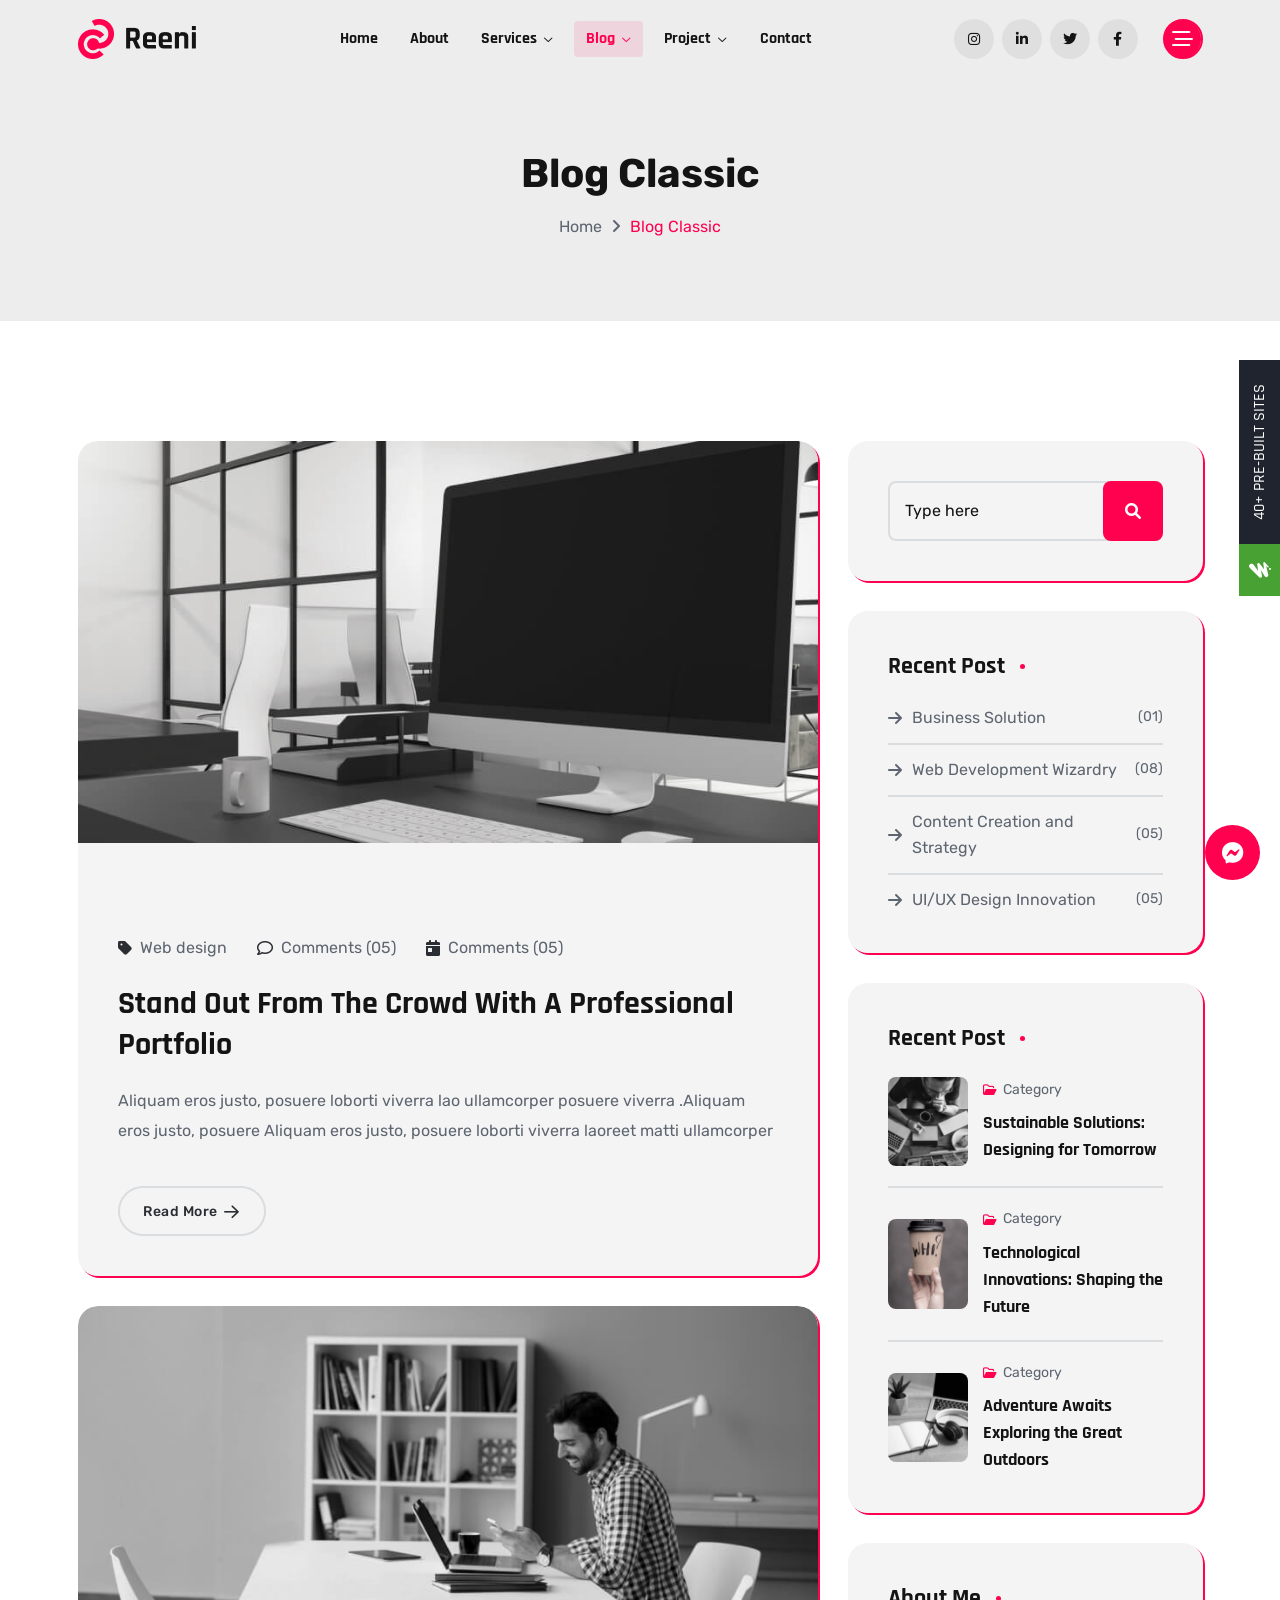
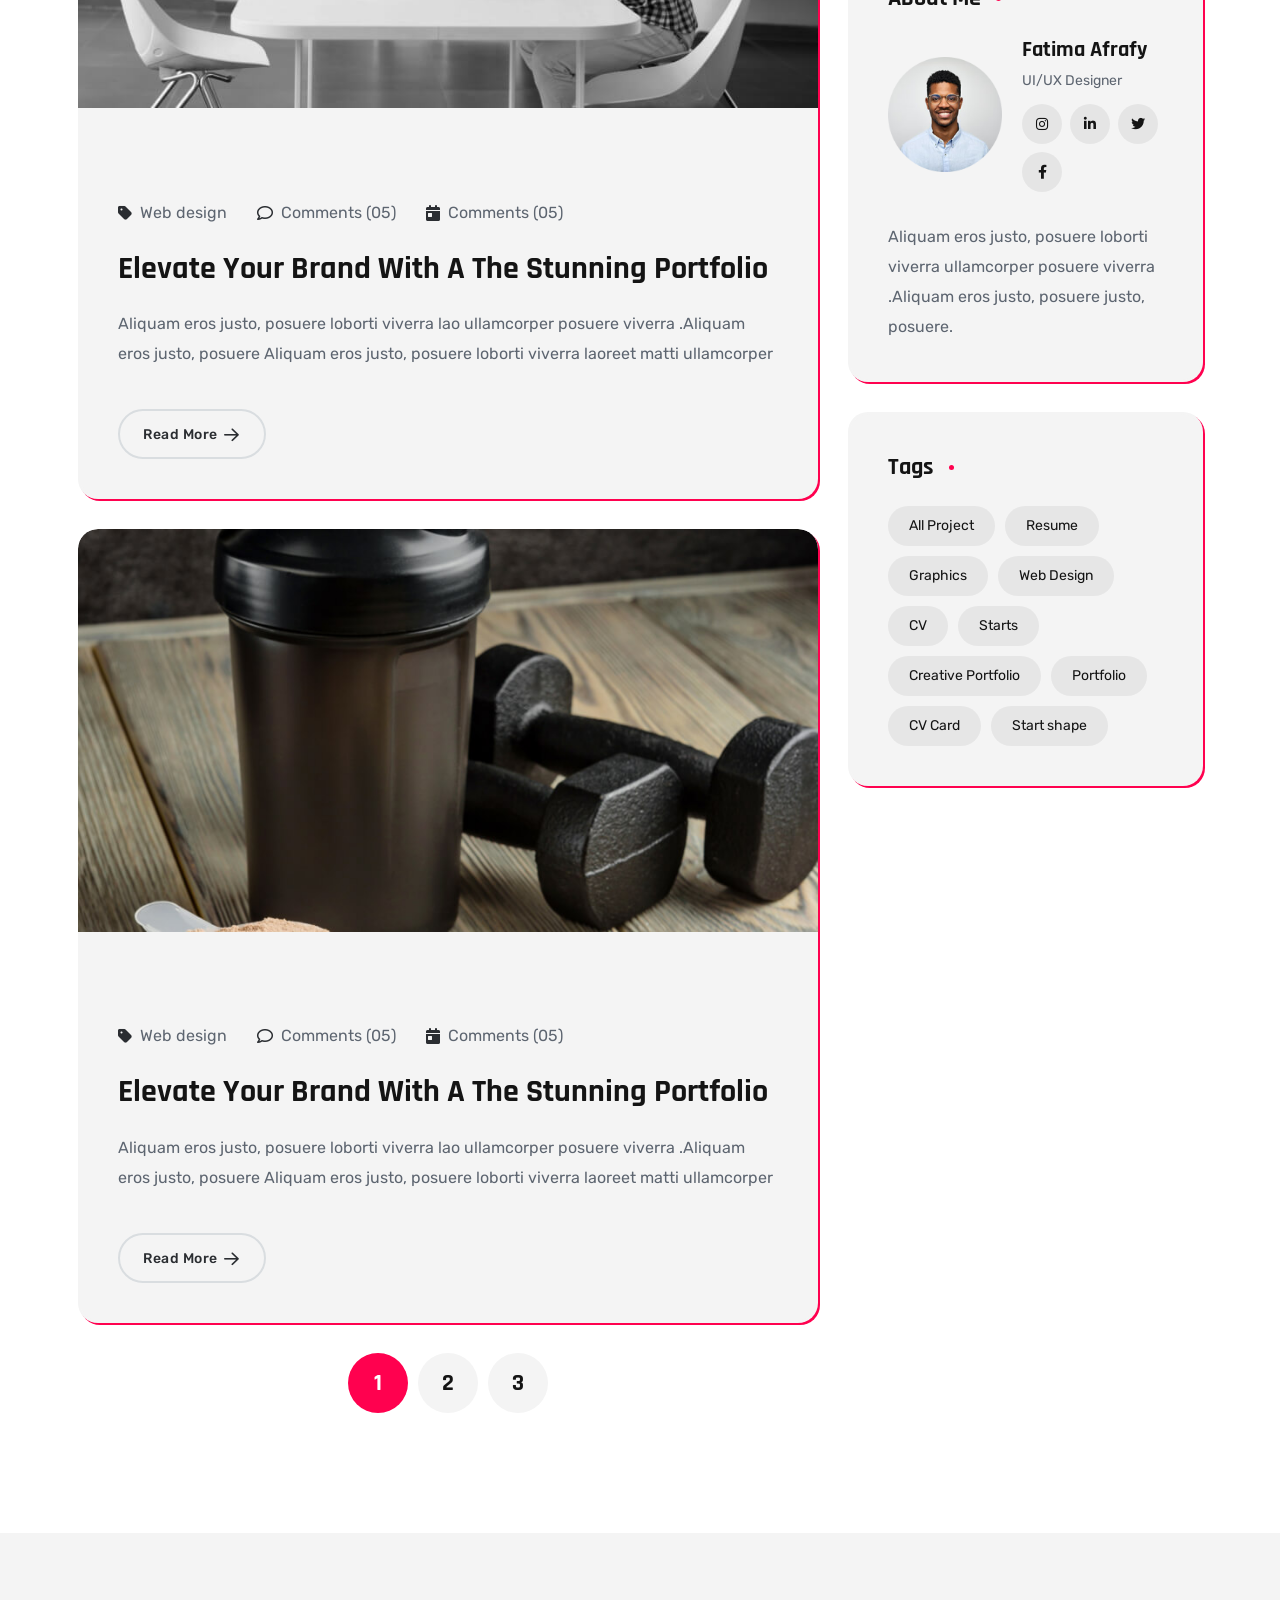
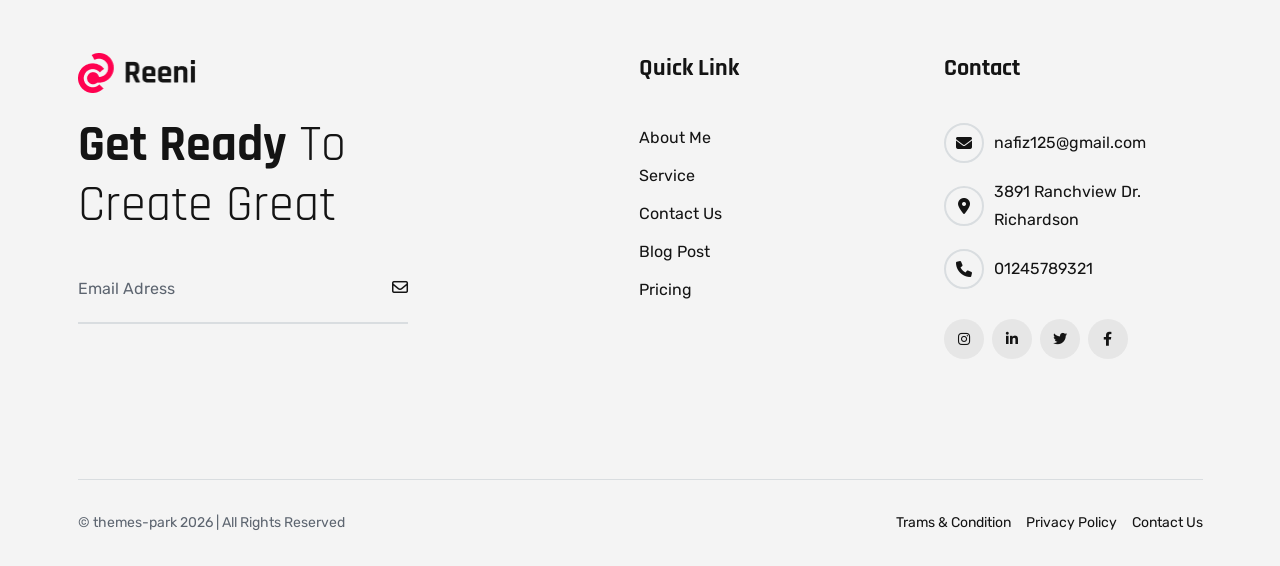
<file: ui/blog-white.html>
<!DOCTYPE html>
<html lang="en">

<head>
    <meta charset="UTF-8">
    <meta http-equiv="X-UA-Compatible" content="IE=edge">
    <meta name="viewport" content="width=device-width, initial-scale=1.0">
    <meta name="description" content="Reeni is a modern personal portfolio template for designers, developers, content writer, cleaner, programmer, fashion designer, model, Influencer and freelancers. Fully responsive, SEO-friendly, Bootstrap and easy to customize.">
    <link rel="shortcut icon" type="image/x-icon" href="assets/images/favicon.svg">
    <title>Blog Reeni - Personal Portfolio HTML Template | Freelancer & Developer Portfolio</title>
    <!-- Bootstrap min css -->
    <link rel="stylesheet" href="assets/css/vendor/fontawesome.css">
    <link rel="stylesheet" href="assets/css/plugins/swiper.css">
    <link rel="stylesheet" href="assets/css/plugins/odometer.css">
    <link rel="stylesheet" href="assets/css/vendor/animate.min.css">
    <link rel="stylesheet" href="assets/css/vendor/bootstrap.min.css">
    <!-- custom css -->
    <link rel="stylesheet" href="assets/css/style.css">
</head>

<body class="tmp-white-version">

    <!-- tpm-header-area start -->
    <header class="tmp-header-area-start header-one header--sticky header--transparent">
        <div class="container">
            <div class="row">
                <div class="col-lg-12">
                    <div class="header-content">
                        <div class="logo">
                            <a href="index-white.html">
                                <img class="logo-dark" src="assets/images/logo/logo-white.png" alt="Reeni - Personal Portfolio HTML Template for developers and freelancers">
                                <img class="logo-white" src="assets/images/logo/logo-white.png" alt="Reeni - Personal Portfolio HTML Template for developers and freelancers">
                            </a>
                        </div>
                        <nav class="tmp-mainmenu-nav d-none d-xl-block">
                            <ul class="tmp-mainmenu">
                                <li>
                                    <a href="#">Home
                                    </a>
                                    <!-- <ul class="submenu">
            <li><a href="index-white.html">Home 01</a></li>
            <li><a href="index-02-white.html">Home 02</a></li>
            <li><a href="index-03-white.html">Home 03</a></li>
            <li><a href="index-04-white.html">Home 04</a></li>
            <li><a href="index-05-white.html">Home 05</a></li>
            <li><a href="index-06-white.html">Home 06</a></li>
            <li><a href="index-07-white.html">Home 07</a></li>
            <li><a href="index-08-white.html">Home 08</a></li>
            <li><a href="index-09-white.html">Home 09</a></li>
            <li><a href="index-10-white.html">Home 10</a></li>
            <li><a href="index-11-white.html">Home 11</a></li>
            <li><a href="index-12-white.html">Home 12</a></li>
            <li><a href="index-13-white.html">Home 13</a></li>
        </ul> -->
                                </li>
                                <li>
                                    <a href="about-white.html">About</a>
                                </li>
                                <li class="has-dropdown">
                                    <a href="#">Services
                                        <i class="fa-regular fa-chevron-down"></i>
                                    </a>
                                    <ul class="submenu">
                                        <li><a href="service-white.html">Service</a></li>
                                        <li><a href="service-details-white.html">Service Details</a></li>
                                    </ul>
                                </li>
                                <li class="has-dropdown">
                                    <a href="#">Blog
                                        <i class="fa-regular fa-chevron-down"></i>
                                    </a>
                                    <ul class="submenu">
                                        <li><a href="blog-white.html">Blog Classic</a></li>
                                        <li><a href="blog-details-white.html">Blog Details</a></li>
                                    </ul>
                                </li>
                                <li class="has-dropdown">
                                    <a href="#">Project
                                        <i class="fa-regular fa-chevron-down"></i>
                                    </a>
                                    <ul class="submenu">
                                        <li><a href="project-white.html">Project</a></li>
                                        <li><a href="project-details-white.html">Project Details</a></li>
                                    </ul>
                                </li>
                                <li>
                                    <a href="contact-white.html">Contact</a>
                                </li>
                            </ul>

                        </nav>
                        <div class="tmp-header-right">
                            <div class="social-share-wrapper d-none d-md-block">
                                <div class="social-link">
                                    <a href="#"><i class="fa-brands fa-instagram"></i></a>
                                    <a href="#"><i class="fa-brands fa-linkedin-in"></i></a>
                                    <a href="#"><i class="fa-brands fa-twitter"></i></a>
                                    <a href="#"><i class="fa-brands fa-facebook-f"></i></a>
                                </div>
                            </div>
                            <div class="actions-area">
                                <div class="tmp-side-collups-area d-none d-xl-block">
                                    <button class="tmp-menu-bars tmp_button_active"><i class="fa-regular fa-bars-staggered"></i></button>
                                </div>
                                <div class="tmp-side-collups-area d-block d-xl-none">
                                    <button class="tmp-menu-bars humberger_menu_active"><i class="fa-regular fa-bars-staggered"></i></button>
                                </div>
                            </div>
                        </div>
                    </div>
                </div>
            </div>
        </div>
    </header>
    <!-- tpm-header-area end -->
    <div class="d-none d-xl-block">
        <div class="tmp-sidebar-area tmp_side_bar">
            <div class="inner">
                <div class="top-area">
                    <a href="index.html" class="logo">
                        <img class="logo-dark" src="assets/images/logo/white-logo-reeni.png" alt="Reeni - Personal Portfolio HTML Template for developers and freelancers">
                        <img class="logo-white" src="assets/images/logo/logo-white.png" alt="Reeni - Personal Portfolio HTML Template for developers and freelancers">
                    </a>
                    <div class="close-icon-area">
                        <button class="tmp-round-action-btn close_side_menu_active">
                            <i class="fa-sharp fa-light fa-xmark"></i>
                        </button>
                    </div>
                </div>
                <div class="content-wrapper">
                    <div class="image-area-feature">
                        <a href="index.html">
                            <img src="assets/images/logo/man.png" alt="personal-logo">
                        </a>
                    </div>
                    <h5 class="title mt--30">Freelancer delivering exceptional Webflow, and Next.js solutions.</h5>
                    <p class="disc">I am a skilled freelancer specializing in Webflow development, Figma design, and Next.js projects. I deliver creative, dynamic, and user-centric web solutions.
                    </p>
                    <div class="short-contact-area">
                        <!-- single contact information -->
                        <div class="single-contact">
                            <i class="fa-solid fa-phone"></i>
                            <div class="information tmp-link-animation">
                                <span>Call Now</span>
                                <a href="#" class="number">+92 (8800) - 98670</a>
                            </div>
                        </div>
                        <!-- single contact information end -->

                        <!-- single contact information -->
                        <div class="single-contact">
                            <i class="fa-solid fa-envelope"></i>
                            <div class="information tmp-link-animation">
                                <span>Mail Us</span>
                                <a href="#" class="number">example@info.com</a>
                            </div>
                        </div>
                        <!-- single contact information end -->

                        <!-- single contact information -->
                        <div class="single-contact">
                            <i class="fa-solid fa-location-crosshairs"></i>
                            <div class="information tmp-link-animation">
                                <span>My Address</span>
                                <span class="number">66 Broklyant, New York 3269</span>
                            </div>
                        </div>
                        <!-- single contact information end -->
                    </div>
                    <!-- social area start -->
                    <div class="social-wrapper mt--20">
                        <span class="subtitle">find with me</span>
                        <div class="social-link">
                            <a href="#"><i class="fa-brands fa-instagram"></i></a>
                            <a href="#"><i class="fa-brands fa-linkedin-in"></i></a>
                            <a href="#"><i class="fa-brands fa-twitter"></i></a>
                            <a href="#"><i class="fa-brands fa-facebook-f"></i></a>
                        </div>
                    </div>
                    <!-- social area end -->
                </div>
            </div>
        </div>
        <a class="overlay_close_side_menu close_side_menu_active" href="javascript:void(0);"></a>
    </div>

    <div class="d-block d-xl-none">
        <div class="tmp-popup-mobile-menu">
            <div class="inner">
                <div class="header-top">
                    <div class="logo">
                        <a href="index.html" class="logo-area">
                            <img class="logo-dark" src="assets/images/logo/white-logo-reeni.png" alt="Reeni - Personal Portfolio HTML Template for developers and freelancers">
                            <img class="logo-white" src="assets/images/logo/logo-white.png" alt="Reeni - Personal Portfolio HTML Template for developers and freelancers">
                        </a>

                    </div>
                    <div class="close-menu">
                        <button class="close-button tmp-round-action-btn">
                            <i class="fa-sharp fa-light fa-xmark"></i>
                        </button>
                    </div>
                </div>
                <ul class="tmp-mainmenu">
                    <li>
                        <a href="#">Home
                        </a>
                        <!-- <ul class="submenu">
            <li><a href="index-white.html">Home 01</a></li>
            <li><a href="index-02-white.html">Home 02</a></li>
            <li><a href="index-03-white.html">Home 03</a></li>
            <li><a href="index-04-white.html">Home 04</a></li>
            <li><a href="index-05-white.html">Home 05</a></li>
            <li><a href="index-06-white.html">Home 06</a></li>
            <li><a href="index-07-white.html">Home 07</a></li>
            <li><a href="index-08-white.html">Home 08</a></li>
            <li><a href="index-09-white.html">Home 09</a></li>
            <li><a href="index-10-white.html">Home 10</a></li>
            <li><a href="index-11-white.html">Home 11</a></li>
            <li><a href="index-12-white.html">Home 12</a></li>
            <li><a href="index-13-white.html">Home 13</a></li>
        </ul> -->
                    </li>
                    <li>
                        <a href="about-white.html">About</a>
                    </li>
                    <li class="has-dropdown">
                        <a href="#">Services
                            <i class="fa-regular fa-chevron-down"></i>
                        </a>
                        <ul class="submenu">
                            <li><a href="service-white.html">Service</a></li>
                            <li><a href="service-details-white.html">Service Details</a></li>
                        </ul>
                    </li>
                    <li class="has-dropdown">
                        <a href="#">Blog
                            <i class="fa-regular fa-chevron-down"></i>
                        </a>
                        <ul class="submenu">
                            <li><a href="blog-white.html">Blog Classic</a></li>
                            <li><a href="blog-details-white.html">Blog Details</a></li>
                        </ul>
                    </li>
                    <li class="has-dropdown">
                        <a href="#">Project
                            <i class="fa-regular fa-chevron-down"></i>
                        </a>
                        <ul class="submenu">
                            <li><a href="project-white.html">Project</a></li>
                            <li><a href="project-details-white.html">Project Details</a></li>
                        </ul>
                    </li>
                    <li>
                        <a href="contact-white.html">Contact</a>
                    </li>
                </ul>


                <div class="social-wrapper mt--40">
                    <span class="subtitle">find with me</span>
                    <div class="social-link">
                        <a href="#"><i class="fa-brands fa-instagram"></i></a>
                        <a href="#"><i class="fa-brands fa-linkedin-in"></i></a>
                        <a href="#"><i class="fa-brands fa-twitter"></i></a>
                        <a href="#"><i class="fa-brands fa-facebook-f"></i></a>
                    </div>
                </div>
                <!-- social area end -->



            </div>
        </div>
    </div>




    <!-- Breadcrumb Area Start -->
    <div class="breadcrumb-area breadcrumb-bg">
        <div class="container">
            <div class="row">
                <div class="col-lg-12">
                    <div class="breadcrumb-inner text-center">
                        <h1 class="title split-collab">Blog Classic</h1>
                        <ul class="page-list">
                            <li class="tmp-breadcrumb-item"><a href="/">Home</a></li>
                            <li class="icon"><i class="fa-solid fa-angle-right"></i></li>
                            <li class="tmp-breadcrumb-item active">Blog Classic</li>
                        </ul>
                    </div>
                </div>
            </div>
        </div>
    </div>
    <!-- Breadcrumb Area End -->
    <div class="blog-classic-area-wrapper tmp-section-gap">
        <div class="container">
            <div class="row">
                <div class="col-lg-8">
                    <div class="blog-classic-card tmp-scroll-trigger tmponhover tmp-fade-in animation-order-1">
                        <div class="img-box">
                            <a href="blog-details.html">
                                <img class="img-primary hidden-on-mobile" src="assets/images/blog/blog-classic-card-img-1.jpg" alt="Blog Thumbnail">
                                <img class="img-secondary" src="assets/images/blog/blog-classic-card-img-1.jpg" alt="BLog Thumbnail">
                            </a>
                        </div>
                        <div class="blog-classic-content">
                            <div class="blog-classic-tag">
                                <ul>
                                    <li>
                                        <div class="tag-wrap">
                                            <i class="fa-solid fa-tag"></i>
                                            <h4 class="tag-title">Web design</h4>
                                        </div>
                                    </li>
                                    <li>
                                        <div class="tag-wrap">
                                            <i class="fa-regular fa-comment"></i>
                                            <h4 class="tag-title">Comments (05)</h4>
                                        </div>
                                    </li>
                                    <li>
                                        <div class="tag-wrap">
                                            <i class="fa-solid fa-calendar-day"></i>
                                            <h4 class="tag-title">Comments (05)</h4>
                                        </div>
                                    </li>
                                </ul>
                            </div>
                            <h2 class="title"><a href="#">Stand out from the crowd with a professional portfolio</a>
                            </h2>
                            <p class="para">Aliquam eros justo, posuere loborti viverra lao ullamcorper posuere viverra
                                .Aliquam eros justo, posuere Aliquam eros justo, posuere loborti viverra laoreet matti
                                ullamcorper</p>


                            <div class="tmp-button-here">
                                <a class="tmp-btn hover-icon-reverse radius-round btn-border btn-md" href="blog-details.html">
                                    <span class="icon-reverse-wrapper">
                                        <span class="btn-text">Read More</span>
                                    <span class="btn-icon"><i class="fa-sharp fa-regular fa-arrow-right"></i></span>
                                    <span class="btn-icon"><i class="fa-sharp fa-regular fa-arrow-right"></i></span>
                                    </span>
                                </a>
                            </div>
                        </div>
                    </div>
                    <div class="blog-classic-card tmp-scroll-trigger tmponhover tmp-fade-in animation-order-2">
                        <div class="img-box">
                            <a href="blog-details.html">
                                <img class="img-primary hidden-on-mobile" src="assets/images/blog/blog-classic-card-img-2.jpg" alt="Blog Thumbnail">
                                <img class="img-secondary" src="assets/images/blog/blog-classic-card-img-2.jpg" alt="BLog Thumbnail">
                            </a>
                        </div>
                        <div class="blog-classic-content">
                            <div class="blog-classic-tag">
                                <ul>
                                    <li>
                                        <div class="tag-wrap">
                                            <i class="fa-solid fa-tag"></i>
                                            <h4 class="tag-title">Web design</h4>
                                        </div>
                                    </li>
                                    <li>
                                        <div class="tag-wrap">
                                            <i class="fa-regular fa-comment"></i>
                                            <h4 class="tag-title">Comments (05)</h4>
                                        </div>
                                    </li>
                                    <li>
                                        <div class="tag-wrap">
                                            <i class="fa-solid fa-calendar-day"></i>
                                            <h4 class="tag-title">Comments (05)</h4>
                                        </div>
                                    </li>
                                </ul>
                            </div>
                            <h2 class="title"><a href="#">Elevate your brand with a the stunning portfolio</a></h2>
                            <p class="para">Aliquam eros justo, posuere loborti viverra lao ullamcorper posuere viverra
                                .Aliquam eros justo, posuere Aliquam eros justo, posuere loborti viverra laoreet matti
                                ullamcorper</p>
                            <div class="tmp-button-here">
                                <a class="tmp-btn hover-icon-reverse radius-round btn-border btn-md" href="blog-details.html">
                                    <span class="icon-reverse-wrapper">
                                        <span class="btn-text">Read More</span>
                                    <span class="btn-icon"><i class="fa-sharp fa-regular fa-arrow-right"></i></span>
                                    <span class="btn-icon"><i class="fa-sharp fa-regular fa-arrow-right"></i></span>
                                    </span>
                                </a>
                            </div>
                        </div>
                    </div>
                    <div class="blog-classic-card tmp-scroll-trigger tmponhover tmp-fade-in animation-order-3">
                        <div class="img-box">
                            <a href="blog-details.html">
                                <img class="img-primary hidden-on-mobile" src="assets/images/blog/blog-classic-card-img-3.jpg" alt="Blog Thumbnail">
                                <img class="img-secondary" src="assets/images/blog/blog-classic-card-img-3.jpg" alt="BLog Thumbnail">
                            </a>
                        </div>
                        <div class="blog-classic-content">
                            <div class="blog-classic-tag">
                                <ul>
                                    <li>
                                        <div class="tag-wrap">
                                            <i class="fa-solid fa-tag"></i>
                                            <h4 class="tag-title">Web design</h4>
                                        </div>
                                    </li>
                                    <li>
                                        <div class="tag-wrap">
                                            <i class="fa-regular fa-comment"></i>
                                            <h4 class="tag-title">Comments (05)</h4>
                                        </div>
                                    </li>
                                    <li>
                                        <div class="tag-wrap">
                                            <i class="fa-solid fa-calendar-day"></i>
                                            <h4 class="tag-title">Comments (05)</h4>
                                        </div>
                                    </li>
                                </ul>
                            </div>
                            <h2 class="title"><a href="#">Elevate your brand with a the stunning portfolio</a></h2>
                            <p class="para">Aliquam eros justo, posuere loborti viverra lao ullamcorper posuere viverra
                                .Aliquam eros justo, posuere Aliquam eros justo, posuere loborti viverra laoreet matti
                                ullamcorper</p>
                            <div class="tmp-button-here">
                                <a class="tmp-btn hover-icon-reverse radius-round btn-border btn-md" href="blog-details.html">
                                    <span class="icon-reverse-wrapper">
                                        <span class="btn-text">Read More</span>
                                    <span class="btn-icon"><i class="fa-sharp fa-regular fa-arrow-right"></i></span>
                                    <span class="btn-icon"><i class="fa-sharp fa-regular fa-arrow-right"></i></span>
                                    </span>
                                </a>
                            </div>
                        </div>
                    </div>
                    <div class="tmp-pagination-button">
                        <a href="#" class="pagination-btn active">1</a>
                        <a href="#" class="pagination-btn">2</a>
                        <a href="#" class="pagination-btn">3</a>
                    </div>
                </div>
                <div class="col-lg-4">
                    <div class="tmp-sidebar">
                        <div class="signle-side-bar search-area tmponhover">
                            <div class="body">
                                <div class="search-area">
                                    <input type="text" placeholder="Type here" required>
                                    <button><i class="fa-solid fa-magnifying-glass"></i></button>
                                </div>
                            </div>
                        </div>
                        <div class="signle-side-bar recent-post-area tmponhover">
                            <div class="header">
                                <h3 class="title">Recent Post</h3>
                            </div>
                            <div class="body">
                                <a href="#" class="single-post">
                                    <span class="single-post-left">
                    <i class="fa-solid fa-arrow-right"></i>
                    <span class="post-title">Business Solution</span>
                                    </span>
                                    <span class="post-num">(01)</span>
                                </a>
                                <a href="#" class="single-post">
                                    <span class="single-post-left">
                    <i class="fa-solid fa-arrow-right"></i>
                    <span class="post-title">Web Development Wizardry</span>
                                    </span>
                                    <span class="post-num">(08)</span>
                                </a>
                                <a href="#" class="single-post">
                                    <span class="single-post-left">
                    <i class="fa-solid fa-arrow-right"></i>
                    <span class="post-title">Content Creation and Strategy</span>
                                    </span>
                                    <span class="post-num">(05)</span>
                                </a>
                                <a href="#" class="single-post">
                                    <span class="single-post-left">
                    <i class="fa-solid fa-arrow-right"></i>
                    <span class="post-title">UI/UX Design Innovation</span>
                                    </span>
                                    <span class="post-num">(05)</span>
                                </a>
                            </div>
                        </div>
                        <div class="signle-side-bar recent-post-area tmponhover">
                            <div class="header">
                                <h3 class="title">Recent Post</h3>
                            </div>
                            <div class="body">
                                <div class="single-post-card tmp-hover-link">
                                    <div class="single-post-card-img">
                                        <img src="assets/images/blog/single-post-card-img-1.png" alt="">
                                    </div>
                                    <div class="single-post-right">
                                        <div class="single-post-top">
                                            <i class="fa-regular fa-folder-open"></i>
                                            <p class="post-title">Category</p>
                                        </div>
                                        <h3 class="post-title"><a class="link" href="#">Sustainable Solutions: Designing for Tomorrow</a>
                                        </h3>
                                    </div>
                                </div>
                                <div class="single-post-card tmp-hover-link">
                                    <div class="single-post-card-img">
                                        <img src="assets/images/blog/single-post-card-img-2.png" alt="">
                                    </div>
                                    <div class="single-post-right">
                                        <div class="single-post-top">
                                            <i class="fa-regular fa-folder-open"></i>
                                            <p class="post-title">Category</p>
                                        </div>
                                        <h3 class="post-title"><a class="link" href="#">Technological Innovations: Shaping the Future</a>
                                        </h3>
                                    </div>
                                </div>
                                <div class="single-post-card tmp-hover-link">
                                    <div class="single-post-card-img">
                                        <img src="assets/images/blog/single-post-card-img-3.png" alt="">
                                    </div>
                                    <div class="single-post-right">
                                        <div class="single-post-top">
                                            <i class="fa-regular fa-folder-open"></i>
                                            <p class="post-title">Category</p>
                                        </div>
                                        <h3 class="post-title"><a class="link" href="#">Adventure Awaits Exploring the Great Outdoors</a>
                                        </h3>
                                    </div>
                                </div>
                            </div>
                        </div>
                        <div class="signle-side-bar tmponhover">
                            <div class="header">
                                <h3 class="title">About Me</h3>
                            </div>
                            <div class="body">
                                <div class="about-me-details">
                                    <div class="about-me-details-head">
                                        <div class="about-me-img">
                                            <img src="assets/images/blog/about-me-user-img.png" alt="about-me-user-img">
                                        </div>
                                        <div class="about-me-right-content">
                                            <h3 class="title">Fatima Afrafy</h3>
                                            <p class="para">UI/UX Designer </p>
                                            <div class="social-link">
                                                <a href="#"><i class="fa-brands fa-instagram"></i></a>
                                                <a href="#"><i class="fa-brands fa-linkedin-in"></i></a>
                                                <a href="#"><i class="fa-brands fa-twitter"></i></a>
                                                <a href="#"><i class="fa-brands fa-facebook-f"></i></a>
                                            </div>
                                        </div>
                                    </div>
                                    <p class="about-me-para">Aliquam eros justo, posuere loborti viverra ullamcorper posuere
                                        viverra .Aliquam eros justo, posuere justo, posuere.</p>
                                </div>
                            </div>
                        </div>
                        <div class="signle-side-bar tmponhover">
                            <div class="header">
                                <h3 class="title">Tags</h3>
                            </div>
                            <div class="body">
                                <div class="tags-wrapper">
                                    <a href="#" class="tag-link">All Project</a>
                                    <a href="#" class="tag-link">Resume</a>
                                    <a href="#" class="tag-link">Graphics</a>
                                    <a href="#" class="tag-link">Web Design</a>
                                    <a href="#" class="tag-link">CV</a>
                                    <a href="#" class="tag-link">Starts</a>
                                    <a href="#" class="tag-link">Creative Portfolio</a>
                                    <a href="#" class="tag-link">Portfolio</a>
                                    <a href="#" class="tag-link">CV Card</a>
                                    <a href="#" class="tag-link">Start shape</a>
                                </div>
                            </div>
                        </div>
                    </div>
                </div>
            </div>
        </div>
    </div>
    <!-- Start Footer Area  -->
    <footer class="footer-area footer-style-one-wrapper  tmp-section-gap">
        <div class="container">
            <div class="footer-main footer-style-one">
                <div class="row g-5">
                    <div class="col-lg-5 col-md-6">
                        <div class="single-footer-wrapper border-right mr--20">
                            <div class="logo">
                                <a href="index.html">
                                    <img src="assets/images/logo/logo-white.png" alt="Reeni - Personal Portfolio HTML Template for developers and freelancers">
                                </a>
                            </div>
                            <p class="description"><span>Get Ready</span> To <br> Create Great</p>
                            <form action="#" class="newsletter-form-1 mt--40">
                                <input type="email" placeholder="Email Adress">
                                <span class="form-icon"><i class="fa-regular fa-envelope"></i></span>
                            </form>
                        </div>
                    </div>
                    <div class="col-lg-4 col-md-6">
                        <div class="single-footer-wrapper quick-link-wrap">
                            <h5 class="ft-title">Quick Link</h5>
                            <ul class="ft-link tmp-link-animation">
                                <li>
                                    <a href="about.html">About Me</a>
                                </li>
                                <li>
                                    <a href="team.html">Service</a>
                                </li>
                                <li>
                                    <a href="service.html">Contact Us</a>
                                </li>
                                <li>
                                    <a href="blog.html">Blog Post</a>
                                </li>
                                <li>
                                    <a href="contact.html">Pricing</a>
                                </li>
                            </ul>
                        </div>
                    </div>
                    <div class="col-lg-3 col-md-6">
                        <div class="single-footer-wrapper contact-wrap">
                            <h5 class="ft-title">Contact </h5>
                            <ul class="ft-link tmp-link-animation">
                                <li><span class="ft-icon"><i class="fa-solid fa-envelope"></i></span><a href="#">nafiz125@gmail.com</a></li>
                                <li><span class="ft-icon"><i class="fa-solid fa-location-dot"></i></span>3891
                                    Ranchview Dr. Richardson</li>
                                <li><span class="ft-icon"><i class="fa-solid fa-phone"></i></span><a href="#">01245789321</a></li>
                            </ul>
                            <div class="social-link footer">
                                <a href="#"><i class="fa-brands fa-instagram"></i></a>
                                <a href="#"><i class="fa-brands fa-linkedin-in"></i></a>
                                <a href="#"><i class="fa-brands fa-twitter"></i></a>
                                <a href="#"><i class="fa-brands fa-facebook-f"></i></a>
                            </div>
                        </div>
                    </div>
                </div>
            </div>
        </div>
        <div class="footer-bg-img">
            <img src="assets/images/footer/footer-bg-img.png" alt="footer-img">
        </div>
    </footer>
    <div class="copyright-area-one">
        <div class="container">
            <div class="row">
                <div class="col-lg-12">
                    <div class="main-wrapper">
                        <p class="copy-right-para">© themes-park <script>
                                document.write(new Date().getFullYear())
                            </script> | All Rights Reserved</p>
                        <ul>
                            <li><a href="#">Trams & Condition</a></li>
                            <li><a href="#">Privacy Policy</a></li>
                            <li><a href="#">Contact Us</a></li>
                        </ul>
                    </div>
                </div>
            </div>
        </div>
    </div>
    <!-- End Footer Area  -->



    <!-- ready chatting option via email -->
    <div class="ready-chatting-option tmp-ready-chat">
        <input type="checkbox" id="click">
        <label for="click">
            <i class="fab fa-facebook-messenger"></i>
            <i class="fas fa-times"></i>
        </label>
        <div class="wrapper">
            <div class="head-text">
                Let's chat with me? - Online
            </div>
            <div class="chat-box">
                <div class="desc-text">
                    Please fill out the form below to start chatting with me directly.
                </div>
                <form class="tmp-dynamic-form" action="#">
                    <div class="field">
                        <input class="input-field" name="name" placeholder="Your Name" type="text" required>
                    </div>
                    <div class="field">
                        <input class="input-field" name="email" placeholder="Your Email" type="email" required>
                    </div>
                    <div class="field textarea">
                        <textarea class="input-field" placeholder="Your Message" name="message" required></textarea>
                    </div>
                    <div class="field">
                        <button name="submit" type="submit">Send Message</button>
                    </div>
                </form>
            </div>
        </div>
    </div>
    <!-- ready chatting option via email end -->
    <!-- progress area start -->
    <div class="scrollToTop" style="display: block;">
        <div class="arrowUp">
            <i class="fa-light fa-arrow-up"></i>
        </div>
        <div class="water" style="transform: translate(0px, 87%);">
            <svg viewBox="0 0 560 20" class="water_wave water_wave_back">
                <use xlink:href="#wave"></use>
            </svg>
            <svg viewBox="0 0 560 20" class="water_wave water_wave_front">
                <use xlink:href="#wave"></use>
            </svg>
            <svg version="1.1" xmlns="http://www.w3.org/2000/svg" xmlns:xlink="http://www.w3.org/1999/xlink" viewBox="0 0 560 20" style="display: none;">
                <symbol id="wave">
                    <path d="M420,20c21.5-0.4,38.8-2.5,51.1-4.5c13.4-2.2,26.5-5.2,27.3-5.4C514,6.5,518,4.7,528.5,2.7c7.1-1.3,17.9-2.8,31.5-2.7c0,0,0,0,0,0v20H420z" fill="#FF014F"></path>
                    <path d="M420,20c-21.5-0.4-38.8-2.5-51.1-4.5c-13.4-2.2-26.5-5.2-27.3-5.4C326,6.5,322,4.7,311.5,2.7C304.3,1.4,293.6-0.1,280,0c0,0,0,0,0,0v20H420z" fill="#FF014F"></path>
                    <path d="M140,20c21.5-0.4,38.8-2.5,51.1-4.5c13.4-2.2,26.5-5.2,27.3-5.4C234,6.5,238,4.7,248.5,2.7c7.1-1.3,17.9-2.8,31.5-2.7c0,0,0,0,0,0v20H140z" fill="#FF014F"></path>
                    <path d="M140,20c-21.5-0.4-38.8-2.5-51.1-4.5c-13.4-2.2-26.5-5.2-27.3-5.4C46,6.5,42,4.7,31.5,2.7C24.3,1.4,13.6-0.1,0,0c0,0,0,0,0,0l0,20H140z" fill="#FF014F"></path>
                </symbol>
            </svg>

        </div>
    </div>
    <!-- progress area end -->
    <!-- <div class="tmp-right-demo">
    <button class="demo-button">
        <p class="mb--0">48</p>
        <span class="text">Demos</span>
    </button>
</div> -->


    <div class="demo-button-wrapper">
        <div class="buy-theme">
            <a href="https://themeforest.net/item/reeni-personal-portfolio-html-template/56387656" target="_blank">
                <div class="theme-wrapper">
                    <div>
                        <svg width="22" height="22" viewBox="0 0 20 20" fill="none" xmlns="http://www.w3.org/2000/svg">
                            <path d="M10.9854 19.9999C11.479 19.9999 11.8791 19.5998 11.8791 19.1063C11.8791 18.6127 11.479 18.2126 10.9854 18.2126C10.4919 18.2126 10.0918 18.6127 10.0918 19.1063C10.0918 19.5998 10.4919 19.9999 10.9854 19.9999Z" fill="white">
                            </path>
                            <path d="M16.1233 13.0134L11.0833 13.5539C10.9895 13.5633 10.9427 13.4477 11.0177 13.3883L15.9483 9.54819C16.267 9.28572 16.4732 8.87952 16.3857 8.44208C16.2983 7.77341 15.7452 7.33597 15.0453 7.42346L9.68658 8.20773C9.59284 8.22023 9.54285 8.1015 9.61784 8.04213L14.9297 3.98639C15.9764 3.17087 16.0639 1.57107 15.1047 0.639933C14.2329 -0.231832 12.8331 -0.203711 11.9613 0.668055L3.403 9.37634C3.08429 9.72629 2.93743 10.1919 3.02492 10.6855C3.17178 11.4729 3.95605 11.9948 4.74345 11.851L9.3585 10.9105C9.45849 10.8886 9.5116 11.023 9.42724 11.0792L4.30913 14.357C3.66859 14.7632 3.378 15.4912 3.5811 16.2192C3.7842 17.1785 4.74658 17.7315 5.67771 17.5003L13.3299 15.6162C13.4174 15.5943 13.4799 15.6943 13.4236 15.763L12.23 17.2378C11.9113 17.644 12.4331 18.1971 12.8706 17.8784L16.8013 14.6475C17.5012 14.0664 17.0357 12.929 16.1326 13.0165L16.1233 13.0134Z" fill="white"></path>
                        </svg>
                    </div>
                </div>
            </a>
        </div>
        <div class="all-demo show-demo">
            <div class="demos">
                <div class="theme-wrapper">
                    <div>40+ Pre-built sites</div>
                </div>
            </div>
        </div>
    </div>


    <div class="demo-modal-area">
        <div class="wrapper">
            <div class="tmp-modal-inner">
                <div class="close-icon">
                    <button class="demo-close-btn"><span><i class="fa-sharp fa-light fa-xmark"></i></span></button>
                </div>
                <div class="demo-top text-center">
                    <h4 class="title">Reeni</h4>
                    <p class="subtitle">A personal portfolio website is your digital resume—a place to showcase your work,
                        skills, and achievements.</p>
                </div>
                <ul class="popuptab-area nav nav-tabs" id="popuptab" role="tablist">
                    <li class="nav-item">
                        <a class="nav-link active demo-dark" id="demodark-tab" data-bs-toggle="tab" href="#demodark" role="tab" aria-controls="demodark" aria-selected="true">Dark Demo</a>
                    </li>
                    <li class="nav-item">
                        <a class="nav-link demo-light" id="demolight-tab" data-bs-toggle="tab" href="#demolight" role="tab" aria-controls="demolight" aria-selected="false">Light Demo</a>
                    </li>
                </ul>
                <div class="tab-content" id="popuptabContent">
                    <div class="tab-pane show active" id="demodark" role="tabpanel" aria-labelledby="demodark-tab">
                        <div class="content">
                            <div class="row">

                                <!-- Start Single Content  -->
                                <div class="col-lg-4 col-md-6 col-12">
                                    <div class="single-demo">
                                        <div class="inner">
                                            <div class="thumbnail">
                                                <a href="index.html">
                                                    <img class="w-100" src="assets/images/demo/home-1.png" alt="Personal Portfolio">
                                                    <span class="overlay-content">
                                                    <span class="overlay-text">View Demo <i
                                                            class="feather-external-link"></i></span>
                                                    </span>
                                                </a>
                                            </div>
                                            <div class="inner">
                                                <h3 class="title"><a href="index.html">Main Demo</a></h3>
                                            </div>
                                        </div>
                                    </div>
                                </div>
                                <!-- End Single Content  -->

                                <!-- Start Single Content  -->
                                <div class="col-lg-4 col-md-6 col-12">
                                    <div class="single-demo">
                                        <div class="inner">
                                            <div class="thumbnail">
                                                <a href="index-02.html">
                                                    <img class="w-100" src="assets/images/demo/home-2.png" alt="Personal Portfolio">
                                                    <span class="overlay-content">
                                                    <span class="overlay-text">View Demo <i
                                                            class="feather-external-link"></i></span>
                                                    </span>
                                                </a>
                                            </div>
                                            <div class="inner">
                                                <h3 class="title"><a href="index-02.html">Demo 02</a></h3>
                                            </div>
                                        </div>
                                    </div>
                                </div>
                                <!-- End Single Content  -->

                                <!-- Start Single Content  -->
                                <div class="col-lg-4 col-md-6 col-12">
                                    <div class="single-demo">
                                        <div class="inner">
                                            <div class="thumbnail">
                                                <a href="index-03.html">
                                                    <img class="w-100" src="assets/images/demo/home-3.png" alt="Personal Portfolio">
                                                    <span class="overlay-content">
                                                    <span class="overlay-text">View Demo <i
                                                            class="feather-external-link"></i></span>
                                                    </span>
                                                </a>
                                            </div>
                                            <div class="inner">
                                                <h3 class="title"><a href="index-03.html">Demo 03</a></h3>
                                            </div>
                                        </div>
                                    </div>
                                </div>
                                <!-- End Single Content  -->

                                <!-- Start Single Content  -->
                                <div class="col-lg-4 col-md-6 col-12">
                                    <div class="single-demo">
                                        <div class="inner">
                                            <div class="thumbnail">
                                                <a href="index-04.html">
                                                    <img class="w-100" src="assets/images/demo/home-4.png" alt="Personal Portfolio">
                                                    <span class="overlay-content">
                                                    <span class="overlay-text">View Demo <i
                                                            class="feather-external-link"></i></span>
                                                    </span>
                                                </a>
                                            </div>
                                            <div class="inner">
                                                <h3 class="title"><a href="index-04.html">Demo 04</a></h3>
                                            </div>
                                        </div>
                                    </div>
                                </div>
                                <!-- End Single Content  -->

                                <!-- Start Single Content  -->
                                <div class="col-lg-4 col-md-6 col-12">
                                    <div class="single-demo">
                                        <div class="inner">
                                            <div class="thumbnail">
                                                <a href="index-05.html">
                                                    <img class="w-100" src="assets/images/demo/home-5.png" alt="Personal Portfolio">
                                                    <span class="overlay-content">
                                                    <span class="overlay-text">View Demo <i
                                                            class="feather-external-link"></i></span>
                                                    </span>
                                                </a>
                                            </div>
                                            <div class="inner">
                                                <h3 class="title"><a href="index-05.html">Demo 05</a></h3>
                                            </div>
                                        </div>
                                    </div>
                                </div>
                                <!-- End Single Content  -->

                                <!-- Start Single Content  -->
                                <div class="col-lg-4 col-md-6 col-12">
                                    <div class="single-demo">
                                        <div class="inner">
                                            <div class="thumbnail">
                                                <a href="index-06.html">
                                                    <img class="w-100" src="assets/images/demo/home-6.png" alt="Personal Portfolio">
                                                    <span class="overlay-content">
                                                    <span class="overlay-text">View Demo <i
                                                            class="feather-external-link"></i></span>
                                                    </span>
                                                </a>
                                            </div>
                                            <div class="inner">
                                                <h3 class="title"><a href="index-06.html">Demo 06</a></h3>
                                            </div>
                                        </div>
                                    </div>
                                </div>
                                <!-- End Single Content  -->

                                <!-- Start Single Content  -->
                                <div class="col-lg-4 col-md-6 col-12">
                                    <div class="single-demo">
                                        <div class="inner">
                                            <div class="thumbnail">
                                                <a href="index-07.html">
                                                    <img class="w-100" src="assets/images/demo/home-7.png" alt="Personal Portfolio">
                                                    <span class="overlay-content">
                                                    <span class="overlay-text">View Demo <i
                                                            class="feather-external-link"></i></span>
                                                    </span>
                                                </a>
                                            </div>
                                            <div class="inner">
                                                <h3 class="title"><a href="index-07.html">Demo 07</a></h3>
                                            </div>
                                        </div>
                                    </div>
                                </div>
                                <!-- End Single Content  -->

                                <!-- Start Single Content  -->
                                <div class="col-lg-4 col-md-6 col-12">
                                    <div class="single-demo">
                                        <div class="inner">
                                            <div class="thumbnail">
                                                <a href="index-08.html">
                                                    <img class="w-100" src="assets/images/demo/home-8.png" alt="Personal Portfolio">
                                                    <span class="overlay-content">
                                                    <span class="overlay-text">View Demo <i
                                                            class="feather-external-link"></i></span>
                                                    </span>
                                                </a>
                                            </div>
                                            <div class="inner">
                                                <h3 class="title"><a href="index-08.html">Demo 08</a></h3>
                                            </div>
                                        </div>
                                    </div>
                                </div>
                                <!-- End Single Content  -->

                                <!-- Start Single Content  -->
                                <div class="col-lg-4 col-md-6 col-12">
                                    <div class="single-demo">
                                        <div class="inner">
                                            <div class="thumbnail">
                                                <a href="index-09.html">
                                                    <img class="w-100" src="assets/images/demo/home-9.png" alt="Personal Portfolio">
                                                    <span class="overlay-content">
                                                    <span class="overlay-text">View Demo <i
                                                            class="feather-external-link"></i></span>
                                                    </span>
                                                </a>
                                            </div>
                                            <div class="inner">
                                                <h3 class="title"><a href="index-09.html">Demo 09</a></h3>
                                            </div>
                                        </div>
                                    </div>
                                </div>
                                <!-- End Single Content  -->

                                <!-- Start Single Content  -->
                                <div class="col-lg-4 col-md-6 col-12">
                                    <div class="single-demo">
                                        <div class="inner">
                                            <div class="thumbnail">
                                                <a href="index-10.html">
                                                    <img class="w-100" src="assets/images/demo/home-10.png" alt="Personal Portfolio">
                                                    <span class="overlay-content">
                                                    <span class="overlay-text">View Demo <i
                                                            class="feather-external-link"></i></span>
                                                    </span>
                                                </a>
                                            </div>
                                            <div class="inner">
                                                <h3 class="title"><a href="index-10.html">Demo 10</a></h3>
                                            </div>
                                        </div>
                                    </div>
                                </div>
                                <!-- End Single Content  -->

                                <!-- Start Single Content  -->
                                <div class="col-lg-4 col-md-6 col-12">
                                    <div class="single-demo">
                                        <div class="inner">
                                            <div class="thumbnail">
                                                <a href="index-11.html">
                                                    <img class="w-100" src="assets/images/demo/home-11.png" alt="Personal Portfolio">
                                                    <span class="overlay-content">
                                                    <span class="overlay-text">View Demo <i
                                                            class="feather-external-link"></i></span>
                                                    </span>
                                                </a>
                                            </div>
                                            <div class="inner">
                                                <h3 class="title"><a href="index-11.html">Demo 11</a></h3>
                                            </div>
                                        </div>
                                    </div>
                                </div>
                                <!-- End Single Content  -->

                                <!-- Start Single Content  -->
                                <div class="col-lg-4 col-md-6 col-12">
                                    <div class="single-demo">
                                        <div class="inner">
                                            <div class="thumbnail">
                                                <a href="index-12.html">
                                                    <img class="w-100" src="assets/images/demo/home-12.png" alt="Personal Portfolio">
                                                    <span class="overlay-content">
                                                    <span class="overlay-text">View Demo <i
                                                            class="feather-external-link"></i></span>
                                                    </span>
                                                </a>
                                            </div>
                                            <div class="inner">
                                                <h3 class="title"><a href="index-12.html">Demo 12</a></h3>
                                            </div>
                                        </div>
                                    </div>
                                </div>
                                <!-- End Single Content  -->

                                <!-- Start Single Content  -->
                                <div class="col-lg-4 col-md-6 col-12">
                                    <div class="single-demo">
                                        <div class="inner">
                                            <div class="thumbnail">
                                                <a href="index-13.html">
                                                    <img class="w-100" src="assets/images/demo/home-13.png" alt="Personal Portfolio">
                                                    <span class="overlay-content">
                                                    <span class="overlay-text">View Demo <i
                                                            class="feather-external-link"></i></span>
                                                    </span>
                                                </a>
                                            </div>
                                            <div class="inner">
                                                <h3 class="title"><a href="index-13.html">Demo 13</a></h3>
                                            </div>
                                        </div>
                                    </div>
                                </div>
                                <!-- End Single Content  -->

                                <!-- Start Single Content  -->
                                <div class="col-lg-4 col-md-6 col-12">
                                    <div class="single-demo">
                                        <div class="inner">
                                            <div class="thumbnail">
                                                <a href="index-14.html">
                                                    <img class="w-100" src="assets/images/demo/home-14.png" alt="Personal Portfolio">
                                                    <span class="overlay-content">
                                                    <span class="overlay-text">View Demo <i
                                                            class="feather-external-link"></i></span>
                                                    </span>
                                                </a>
                                            </div>
                                            <div class="inner">
                                                <h3 class="title"><a href="index-14.html">Demo 14</a></h3>
                                            </div>
                                        </div>
                                    </div>
                                </div>
                                <!-- End Single Content  -->

                                <!-- Start Single Content  -->
                                <div class="col-lg-4 col-md-6 col-12">
                                    <div class="single-demo">
                                        <div class="inner">
                                            <div class="thumbnail">
                                                <a href="index-15.html">
                                                    <img class="w-100" src="assets/images/demo/home-15.png" alt="Personal Portfolio">
                                                    <span class="overlay-content">
                                                    <span class="overlay-text">View Demo <i
                                                            class="feather-external-link"></i></span>
                                                    </span>
                                                </a>
                                            </div>
                                            <div class="inner">
                                                <h3 class="title"><a href="index-15.html">Demo 15</a></h3>
                                            </div>
                                        </div>
                                    </div>
                                </div>
                                <!-- End Single Content  -->
                                <!-- Start Single Content  -->
                                <div class="col-lg-4 col-md-6 col-12">
                                    <div class="single-demo">
                                        <div class="inner">
                                            <div class="thumbnail">
                                                <a href="index-16.html">
                                                    <img class="w-100" src="assets/images/demo/home-16.png" alt="Personal Portfolio">
                                                    <span class="overlay-content">
                                                    <span class="overlay-text">View Demo <i
                                                            class="feather-external-link"></i></span>
                                                    </span>
                                                </a>
                                            </div>
                                            <div class="inner">
                                                <h3 class="title"><a href="index-16.html">Demo 16</a></h3>
                                            </div>
                                        </div>
                                    </div>
                                </div>
                                <!-- End Single Content  -->
                                <!-- Start Single Content  -->
                                <div class="col-lg-4 col-md-6 col-12">
                                    <div class="single-demo">
                                        <div class="inner">
                                            <div class="thumbnail">
                                                <a href="index-17.html">
                                                    <img class="w-100" src="assets/images/demo/home-17.png" alt="Personal Portfolio">
                                                    <span class="overlay-content">
                                                    <span class="overlay-text">View Demo <i
                                                            class="feather-external-link"></i></span>
                                                    </span>
                                                </a>
                                            </div>
                                            <div class="inner">
                                                <h3 class="title"><a href="index-17.html">Demo 17</a></h3>
                                            </div>
                                        </div>
                                    </div>
                                </div>
                                <!-- End Single Content  -->
                                <!-- Start Single Content  -->
                                <div class="col-lg-4 col-md-6 col-12">
                                    <div class="single-demo">
                                        <div class="inner">
                                            <div class="thumbnail">
                                                <a href="index-18.html">
                                                    <img class="w-100" src="assets/images/demo/home-18.png" alt="Personal Portfolio">
                                                    <span class="overlay-content">
                                                    <span class="overlay-text">View Demo <i
                                                            class="feather-external-link"></i></span>
                                                    </span>
                                                </a>
                                            </div>
                                            <div class="inner">
                                                <h3 class="title"><a href="index-18.html">Demo 18</a></h3>
                                            </div>
                                        </div>
                                    </div>
                                </div>
                                <!-- End Single Content  -->
                                <!-- Start Single Content  -->
                                <div class="col-lg-4 col-md-6 col-12">
                                    <div class="single-demo">
                                        <div class="inner">
                                            <div class="thumbnail">
                                                <a href="index-19.html">
                                                    <img class="w-100" src="assets/images/demo/home-19.png" alt="Personal Portfolio">
                                                    <span class="overlay-content">
                                                    <span class="overlay-text">View Demo <i
                                                            class="feather-external-link"></i></span>
                                                    </span>
                                                </a>
                                            </div>
                                            <div class="inner">
                                                <h3 class="title"><a href="index-19.html">Demo 19</a></h3>
                                            </div>
                                        </div>
                                    </div>
                                </div>
                                <!-- End Single Content  -->
                                <!-- Start Single Content  -->
                                <div class="col-lg-4 col-md-6 col-12">
                                    <div class="single-demo">
                                        <div class="inner">
                                            <div class="thumbnail">
                                                <a href="index-20.html">
                                                    <img class="w-100" src="assets/images/demo/home-20.png" alt="Personal Portfolio">
                                                    <span class="overlay-content">
                                                    <span class="overlay-text">View Demo <i
                                                            class="feather-external-link"></i></span>
                                                    </span>
                                                </a>
                                            </div>
                                            <div class="inner">
                                                <h3 class="title"><a href="index-20.html">Demo 20</a></h3>
                                            </div>
                                        </div>
                                    </div>
                                </div>
                                <!-- End Single Content  -->
                                <!-- Start Single Content  -->
                                <div class="col-lg-4 col-md-6 col-12">
                                    <div class="single-demo">
                                        <div class="inner">
                                            <div class="thumbnail">
                                                <a href="#">
                                                    <img class="w-100" src="assets/images/demo/coming-soon.png" alt="Personal Portfolio">
                                                    <span class="overlay-content">
                                                    <span class="overlay-text">View Demo <i
                                                            class="feather-external-link"></i></span>
                                                    </span>
                                                </a>
                                            </div>
                                            <div class="inner">
                                                <h3 class="title"><a href="#">Demo 21</a></h3>
                                            </div>
                                        </div>
                                    </div>
                                </div>
                                <!-- End Single Content  -->



                            </div>
                        </div>
                    </div>


                    <div class="tab-pane" id="demolight" role="tabpanel" aria-labelledby="demolight-tab">
                        <div class="content">
                            <div class="row">

                                <!-- Start Single Content  -->
                                <div class="col-lg-4 col-md-6 col-12">
                                    <div class="single-demo">
                                        <div class="inner">
                                            <div class="thumbnail">
                                                <a href="index-white.html">
                                                    <img class="w-100" src="assets/images/demo/home-1-white.png" alt="Personal Portfolio">
                                                    <span class="overlay-content">
                                                    <span class="overlay-text">View Demo <i
                                                            class="feather-external-link"></i></span>
                                                    </span>
                                                </a>
                                            </div>
                                            <div class="inner">
                                                <h3 class="title"><a href="index-white.html">Main Demo</a></h3>
                                            </div>
                                        </div>
                                    </div>
                                </div>
                                <!-- End Single Content  -->

                                <!-- Start Single Content  -->
                                <div class="col-lg-4 col-md-6 col-12">
                                    <div class="single-demo">
                                        <div class="inner">
                                            <div class="thumbnail">
                                                <a href="index-02-white.html">
                                                    <img class="w-100" src="assets/images/demo/home-2-white.png" alt="Personal Portfolio">
                                                    <span class="overlay-content">
                                                    <span class="overlay-text">View Demo <i
                                                            class="feather-external-link"></i></span>
                                                    </span>
                                                </a>
                                            </div>
                                            <div class="inner">
                                                <h3 class="title"><a href="index-02-white.html">Demo 02</a></h3>
                                            </div>
                                        </div>
                                    </div>
                                </div>
                                <!-- End Single Content  -->

                                <!-- Start Single Content  -->
                                <div class="col-lg-4 col-md-6 col-12">
                                    <div class="single-demo">
                                        <div class="inner">
                                            <div class="thumbnail">
                                                <a href="index-03-white.html">
                                                    <img class="w-100" src="assets/images/demo/home-3-white.png" alt="Personal Portfolio">
                                                    <span class="overlay-content">
                                                    <span class="overlay-text">View Demo <i
                                                            class="feather-external-link"></i></span>
                                                    </span>
                                                </a>
                                            </div>
                                            <div class="inner">
                                                <h3 class="title"><a href="index-03-white.html">Demo 03</a></h3>
                                            </div>
                                        </div>
                                    </div>
                                </div>
                                <!-- End Single Content  -->

                                <!-- Start Single Content  -->
                                <div class="col-lg-4 col-md-6 col-12">
                                    <div class="single-demo">
                                        <div class="inner">
                                            <div class="thumbnail">
                                                <a href="index-04-white.html">
                                                    <img class="w-100" src="assets/images/demo/home-4-white.png" alt="Personal Portfolio">
                                                    <span class="overlay-content">
                                                    <span class="overlay-text">View Demo <i
                                                            class="feather-external-link"></i></span>
                                                    </span>
                                                </a>
                                            </div>
                                            <div class="inner">
                                                <h3 class="title"><a href="index-04-white.html">Demo 04</a></h3>
                                            </div>
                                        </div>
                                    </div>
                                </div>
                                <!-- End Single Content  -->

                                <!-- Start Single Content  -->
                                <div class="col-lg-4 col-md-6 col-12">
                                    <div class="single-demo">
                                        <div class="inner">
                                            <div class="thumbnail">
                                                <a href="index-05-white.html">
                                                    <img class="w-100" src="assets/images/demo/home-5-white.png" alt="Personal Portfolio">
                                                    <span class="overlay-content">
                                                    <span class="overlay-text">View Demo <i
                                                            class="feather-external-link"></i></span>
                                                    </span>
                                                </a>
                                            </div>
                                            <div class="inner">
                                                <h3 class="title"><a href="index-05-white.html">Demo 05</a></h3>
                                            </div>
                                        </div>
                                    </div>
                                </div>
                                <!-- End Single Content  -->

                                <!-- Start Single Content  -->
                                <div class="col-lg-4 col-md-6 col-12">
                                    <div class="single-demo">
                                        <div class="inner">
                                            <div class="thumbnail">
                                                <a href="index-06-white.html">
                                                    <img class="w-100" src="assets/images/demo/home-6-white.png" alt="Personal Portfolio">
                                                    <span class="overlay-content">
                                                    <span class="overlay-text">View Demo <i
                                                            class="feather-external-link"></i></span>
                                                    </span>
                                                </a>
                                            </div>
                                            <div class="inner">
                                                <h3 class="title"><a href="index-06-white.html">Demo 06</a></h3>
                                            </div>
                                        </div>
                                    </div>
                                </div>
                                <!-- End Single Content  -->

                                <!-- Start Single Content  -->
                                <div class="col-lg-4 col-md-6 col-12">
                                    <div class="single-demo">
                                        <div class="inner">
                                            <div class="thumbnail">
                                                <a href="index-07-white.html">
                                                    <img class="w-100" src="assets/images/demo/home-7-white.png" alt="Personal Portfolio">
                                                    <span class="overlay-content">
                                                    <span class="overlay-text">View Demo <i
                                                            class="feather-external-link"></i></span>
                                                    </span>
                                                </a>
                                            </div>
                                            <div class="inner">
                                                <h3 class="title"><a href="index-07-white.html">Demo 07</a></h3>
                                            </div>
                                        </div>
                                    </div>
                                </div>
                                <!-- End Single Content  -->

                                <!-- Start Single Content  -->
                                <div class="col-lg-4 col-md-6 col-12">
                                    <div class="single-demo">
                                        <div class="inner">
                                            <div class="thumbnail">
                                                <a href="index-08-white.html">
                                                    <img class="w-100" src="assets/images/demo/home-8-white.png" alt="Personal Portfolio">
                                                    <span class="overlay-content">
                                                    <span class="overlay-text">View Demo <i
                                                            class="feather-external-link"></i></span>
                                                    </span>
                                                </a>
                                            </div>
                                            <div class="inner">
                                                <h3 class="title"><a href="index-08-white.html">Demo 08</a></h3>
                                            </div>
                                        </div>
                                    </div>
                                </div>
                                <!-- End Single Content  -->

                                <!-- Start Single Content  -->
                                <div class="col-lg-4 col-md-6 col-12">
                                    <div class="single-demo">
                                        <div class="inner">
                                            <div class="thumbnail">
                                                <a href="index-09-white.html">
                                                    <img class="w-100" src="assets/images/demo/home-9-white.png" alt="Personal Portfolio">
                                                    <span class="overlay-content">
                                                    <span class="overlay-text">View Demo <i
                                                            class="feather-external-link"></i></span>
                                                    </span>
                                                </a>
                                            </div>
                                            <div class="inner">
                                                <h3 class="title"><a href="index-09-white.html">Demo 09</a></h3>
                                            </div>
                                        </div>
                                    </div>
                                </div>
                                <!-- End Single Content  -->

                                <!-- Start Single Content  -->
                                <div class="col-lg-4 col-md-6 col-12">
                                    <div class="single-demo">
                                        <div class="inner">
                                            <div class="thumbnail">
                                                <a href="index-10-white.html">
                                                    <img class="w-100" src="assets/images/demo/home-10-white.png" alt="Personal Portfolio">
                                                    <span class="overlay-content">
                                                    <span class="overlay-text">View Demo <i
                                                            class="feather-external-link"></i></span>
                                                    </span>
                                                </a>
                                            </div>
                                            <div class="inner">
                                                <h3 class="title"><a href="index-10-white.html">Demo 10</a></h3>
                                            </div>
                                        </div>
                                    </div>
                                </div>
                                <!-- End Single Content  -->

                                <!-- Start Single Content  -->
                                <div class="col-lg-4 col-md-6 col-12">
                                    <div class="single-demo">
                                        <div class="inner">
                                            <div class="thumbnail">
                                                <a href="index-11-white.html">
                                                    <img class="w-100" src="assets/images/demo/home-11-white.png" alt="Personal Portfolio">
                                                    <span class="overlay-content">
                                                    <span class="overlay-text">View Demo <i
                                                            class="feather-external-link"></i></span>
                                                    </span>
                                                </a>
                                            </div>
                                            <div class="inner">
                                                <h3 class="title"><a href="index-11-white.html">Demo 11</a></h3>
                                            </div>
                                        </div>
                                    </div>
                                </div>
                                <!-- End Single Content  -->

                                <!-- Start Single Content  -->
                                <div class="col-lg-4 col-md-6 col-12">
                                    <div class="single-demo">
                                        <div class="inner">
                                            <div class="thumbnail">
                                                <a href="index-12-white.html">
                                                    <img class="w-100" src="assets/images/demo/home-12-white.png" alt="Personal Portfolio">
                                                    <span class="overlay-content">
                                                    <span class="overlay-text">View Demo <i
                                                            class="feather-external-link"></i></span>
                                                    </span>
                                                </a>
                                            </div>
                                            <div class="inner">
                                                <h3 class="title"><a href="index-12-white.html">Demo 12</a></h3>
                                            </div>
                                        </div>
                                    </div>
                                </div>
                                <!-- End Single Content  -->
                                <!-- Start Single Content  -->
                                <div class="col-lg-4 col-md-6 col-12">
                                    <div class="single-demo">
                                        <div class="inner">
                                            <div class="thumbnail">
                                                <a href="index-13-white.html">
                                                    <img class="w-100" src="assets/images/demo/home-13-white.png" alt="Personal Portfolio">
                                                    <span class="overlay-content">
                                                    <span class="overlay-text">View Demo <i
                                                            class="feather-external-link"></i></span>
                                                    </span>
                                                </a>
                                            </div>
                                            <div class="inner">
                                                <h3 class="title"><a href="index-13-white.html">Demo 13</a></h3>
                                            </div>
                                        </div>
                                    </div>
                                </div>
                                <!-- End Single Content  -->

                                <!-- Start Single Content  -->
                                <div class="col-lg-4 col-md-6 col-12">
                                    <div class="single-demo">
                                        <div class="inner">
                                            <div class="thumbnail">
                                                <a href="index-14-white.html">
                                                    <img class="w-100" src="assets/images/demo/home-14-white.png" alt="Personal Portfolio">
                                                    <span class="overlay-content">
                                                    <span class="overlay-text">View Demo <i
                                                            class="feather-external-link"></i></span>
                                                    </span>
                                                </a>
                                            </div>
                                            <div class="inner">
                                                <h3 class="title"><a href="index-14-white.html">Demo 14</a></h3>
                                            </div>
                                        </div>
                                    </div>
                                </div>
                                <!-- End Single Content  -->

                                <!-- Start Single Content  -->
                                <div class="col-lg-4 col-md-6 col-12">
                                    <div class="single-demo">
                                        <div class="inner">
                                            <div class="thumbnail">
                                                <a href="index-15-white.html">
                                                    <img class="w-100" src="assets/images/demo/home-15-white.png" alt="Personal Portfolio">
                                                    <span class="overlay-content">
                                                    <span class="overlay-text">View Demo <i
                                                            class="feather-external-link"></i></span>
                                                    </span>
                                                </a>
                                            </div>
                                            <div class="inner">
                                                <h3 class="title"><a href="index-15-white.html">Demo 15</a></h3>
                                            </div>
                                        </div>
                                    </div>
                                </div>
                                <!-- End Single Content  -->
                                <!-- Start Single Content  -->
                                <div class="col-lg-4 col-md-6 col-12">
                                    <div class="single-demo">
                                        <div class="inner">
                                            <div class="thumbnail">
                                                <a href="index-16-white.html">
                                                    <img class="w-100" src="assets/images/demo/home-16-white.png" alt="Personal Portfolio">
                                                    <span class="overlay-content">
                                                    <span class="overlay-text">View Demo <i
                                                            class="feather-external-link"></i></span>
                                                    </span>
                                                </a>
                                            </div>
                                            <div class="inner">
                                                <h3 class="title"><a href="index-16-white.html">Demo 16</a></h3>
                                            </div>
                                        </div>
                                    </div>
                                </div>
                                <!-- End Single Content  -->
                                <!-- Start Single Content  -->
                                <div class="col-lg-4 col-md-6 col-12">
                                    <div class="single-demo">
                                        <div class="inner">
                                            <div class="thumbnail">
                                                <a href="index-17-white.html">
                                                    <img class="w-100" src="assets/images/demo/home-17-white.png" alt="Personal Portfolio">
                                                    <span class="overlay-content">
                                                    <span class="overlay-text">View Demo <i
                                                            class="feather-external-link"></i></span>
                                                    </span>
                                                </a>
                                            </div>
                                            <div class="inner">
                                                <h3 class="title"><a href="index-17-white.html">Demo 17</a></h3>
                                            </div>
                                        </div>
                                    </div>
                                </div>
                                <!-- End Single Content  -->
                                <!-- Start Single Content  -->
                                <div class="col-lg-4 col-md-6 col-12">
                                    <div class="single-demo">
                                        <div class="inner">
                                            <div class="thumbnail">
                                                <a href="index-18-white.html">
                                                    <img class="w-100" src="assets/images/demo/home-18-white.png" alt="Personal Portfolio">
                                                    <span class="overlay-content">
                                                <span class="overlay-text">View Demo <i
                                                        class="feather-external-link"></i></span>
                                                    </span>
                                                </a>
                                            </div>
                                            <div class="inner">
                                                <h3 class="title"><a href="index-18-white.html">Demo 18</a></h3>
                                            </div>
                                        </div>
                                    </div>
                                </div>
                                <!-- End Single Content  -->
                                <!-- Start Single Content  -->
                                <div class="col-lg-4 col-md-6 col-12">
                                    <div class="single-demo">
                                        <div class="inner">
                                            <div class="thumbnail">
                                                <a href="index-19-white.html">
                                                    <img class="w-100" src="assets/images/demo/home-19-white.png" alt="Personal Portfolio">
                                                    <span class="overlay-content">
                                                <span class="overlay-text">View Demo <i
                                                        class="feather-external-link"></i></span>
                                                    </span>
                                                </a>
                                            </div>
                                            <div class="inner">
                                                <h3 class="title"><a href="index-19-white.html">Demo 19</a></h3>
                                            </div>
                                        </div>
                                    </div>
                                </div>
                                <!-- End Single Content  -->
                                <!-- Start Single Content  -->
                                <div class="col-lg-4 col-md-6 col-12">
                                    <div class="single-demo">
                                        <div class="inner">
                                            <div class="thumbnail">
                                                <a href="index-20-white.html">
                                                    <img class="w-100" src="assets/images/demo/home-20-white.png" alt="Personal Portfolio">
                                                    <span class="overlay-content">
                                                <span class="overlay-text">View Demo <i
                                                        class="feather-external-link"></i></span>
                                                    </span>
                                                </a>
                                            </div>
                                            <div class="inner">
                                                <h3 class="title"><a href="index-20-white.html">Demo 20</a></h3>
                                            </div>
                                        </div>
                                    </div>
                                </div>
                                <!-- End Single Content  -->
                                <!-- Start Single Content  -->
                                <div class="col-lg-4 col-md-6 col-12">
                                    <div class="single-demo">
                                        <div class="inner">
                                            <div class="thumbnail">
                                                <a href="#">
                                                    <img class="w-100" src="assets/images/demo/coming-soon-white.png" alt="Personal Portfolio">
                                                    <span class="overlay-content">
                                                <span class="overlay-text">View Demo <i
                                                        class="feather-external-link"></i></span>
                                                    </span>
                                                </a>
                                            </div>
                                            <div class="inner">
                                                <h3 class="title"><a href="#">Demo 21</a></h3>
                                            </div>
                                        </div>
                                    </div>
                                </div>
                                <!-- End Single Content  -->

                            </div>
                        </div>
                    </div>
                </div>
            </div>
        </div>
    </div>

    <script src="assets/js/vendor/jquery.js"></script>
    <script src="assets/js/vendor/jquery-ui.min.js"></script>
    <script src="assets/js/vendor/waypoints.min.js"></script>

    <script src="assets/js/plugins/odometer.js"></script>
    <script src="assets/js/vendor/appear.js"></script>


    <script src="assets/js/vendor/jquery-one-page-nav.js"></script>
    <script src="assets/js/plugins/swiper.js"></script>

    <script src="assets/js/plugins/gsap.js"></script>
    <script src="assets/js/plugins/splittext.js"></script>
    <script src="assets/js/plugins/scrolltigger.js"></script>
    <script src="assets/js/plugins/scrolltoplugins.js"></script>
    <script src="assets/js/plugins/smoothscroll.js"></script>
    <!-- bootstrap Js-->
    <script src="assets/js/vendor/bootstrap.min.js"></script>
    <script src="assets/js/vendor/waw.js"></script>
    <script src="assets/js/plugins/isotop.js"></script>
    <script src="assets/js/plugins/animation.js"></script>
    <script src="assets/js/plugins/contact.form.js"></script>
    <script src="assets/js/vendor/backtop.js"></script>
    <script src="assets/js/plugins/text-type.js"></script>
    <!-- custom Js -->
    <script src="assets/js/main.js"></script>


</body>

</html>
</file>
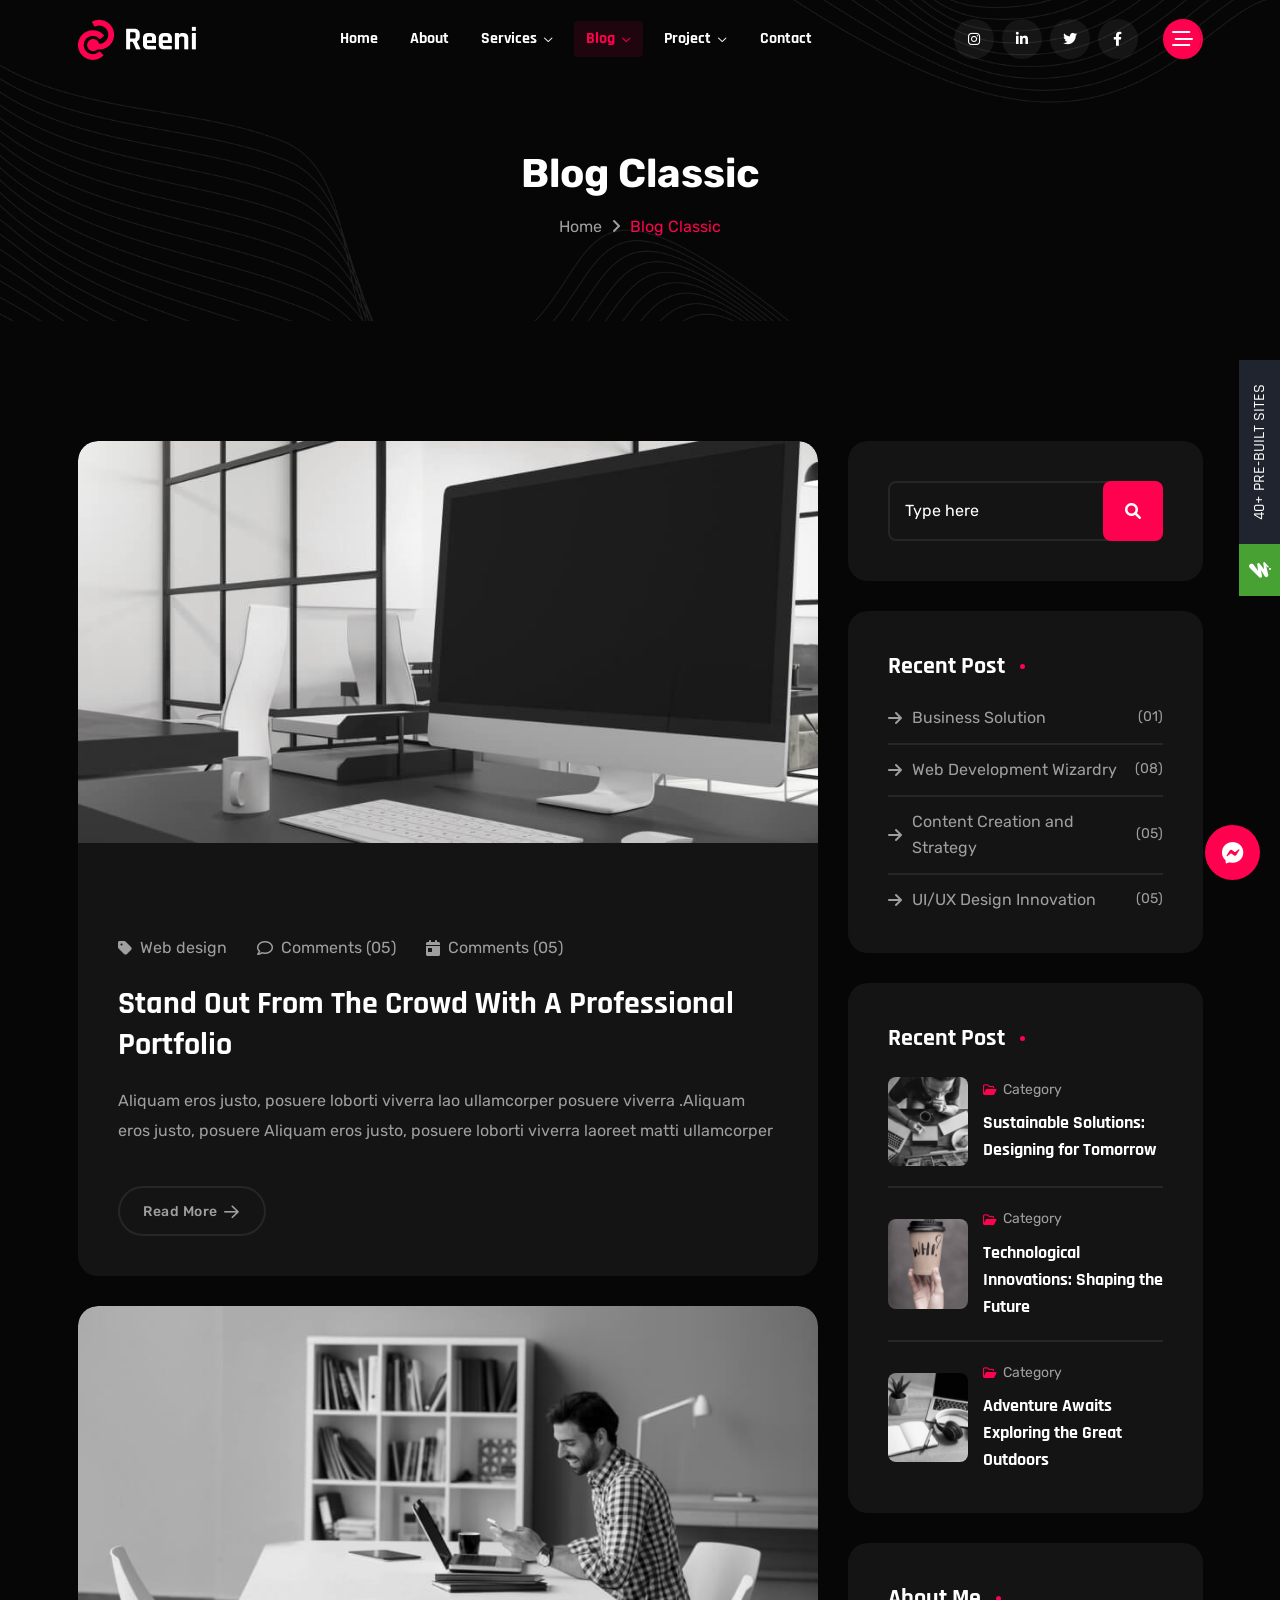
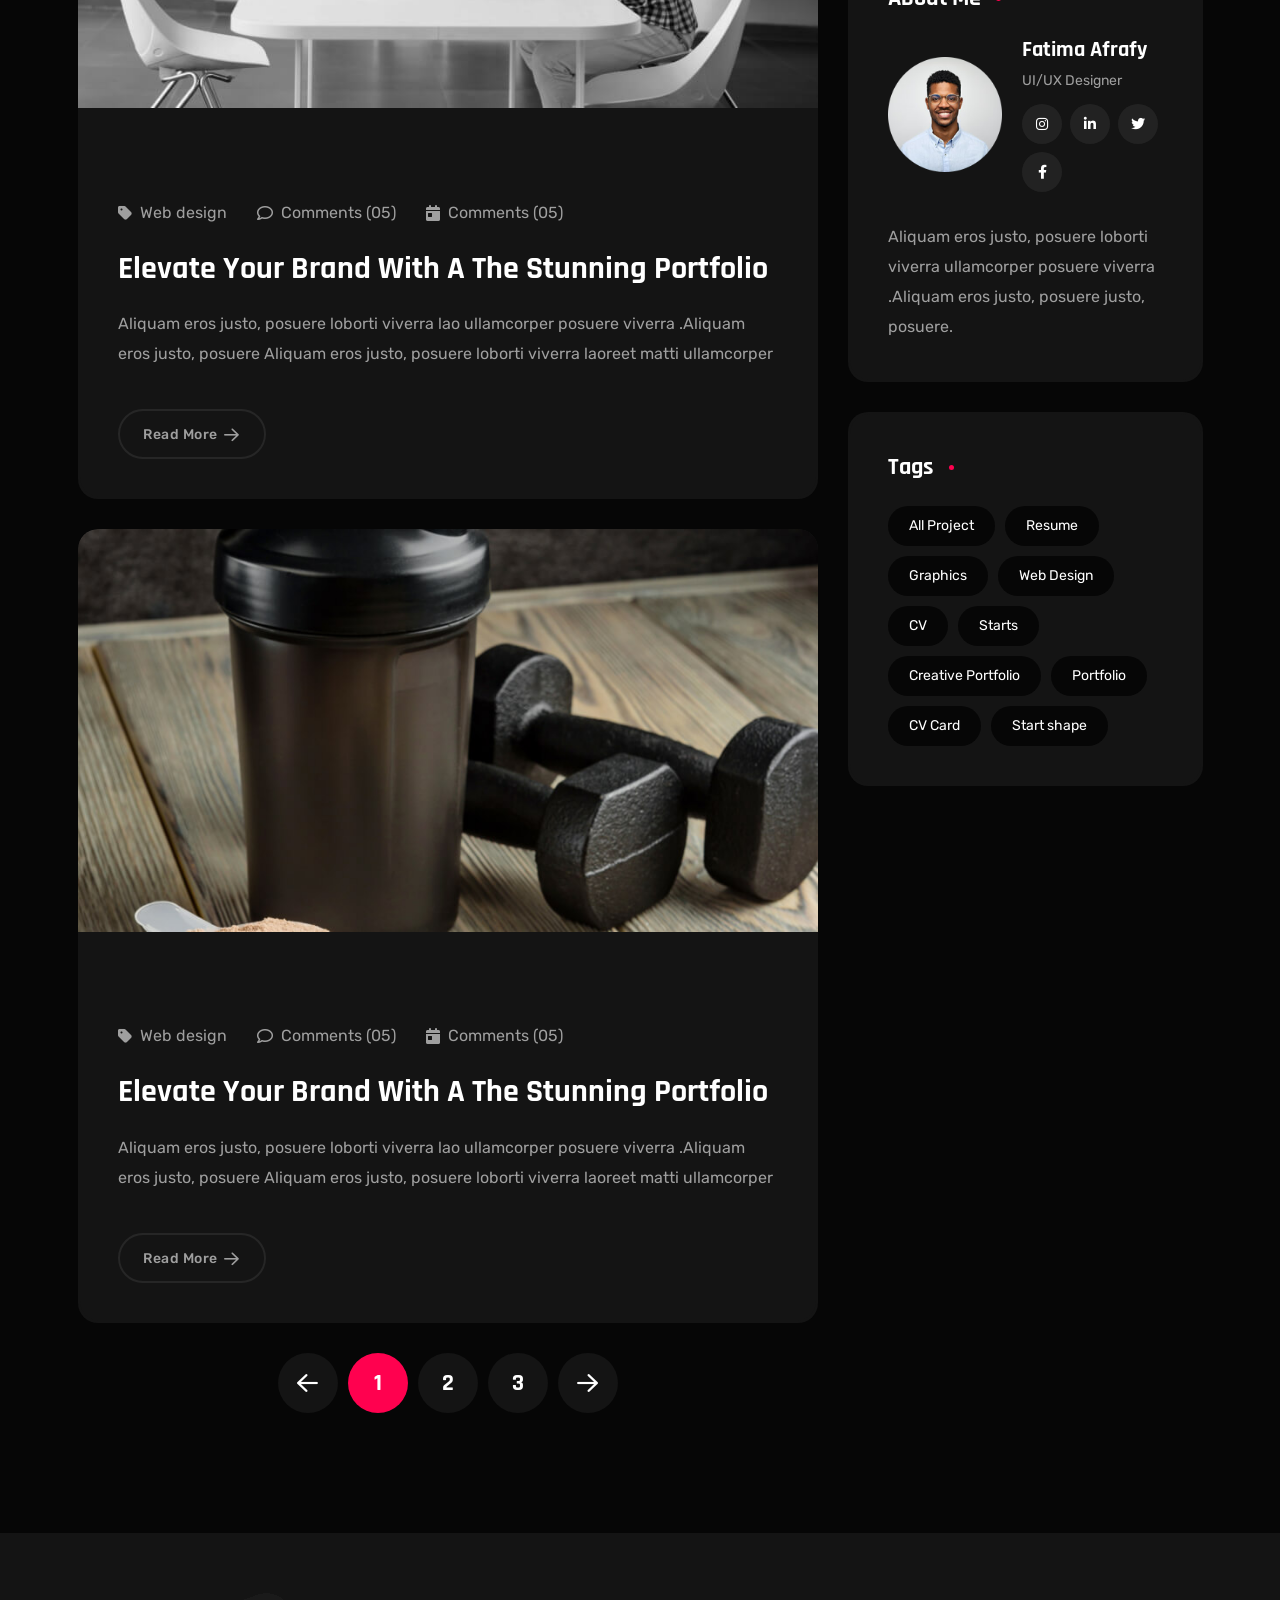
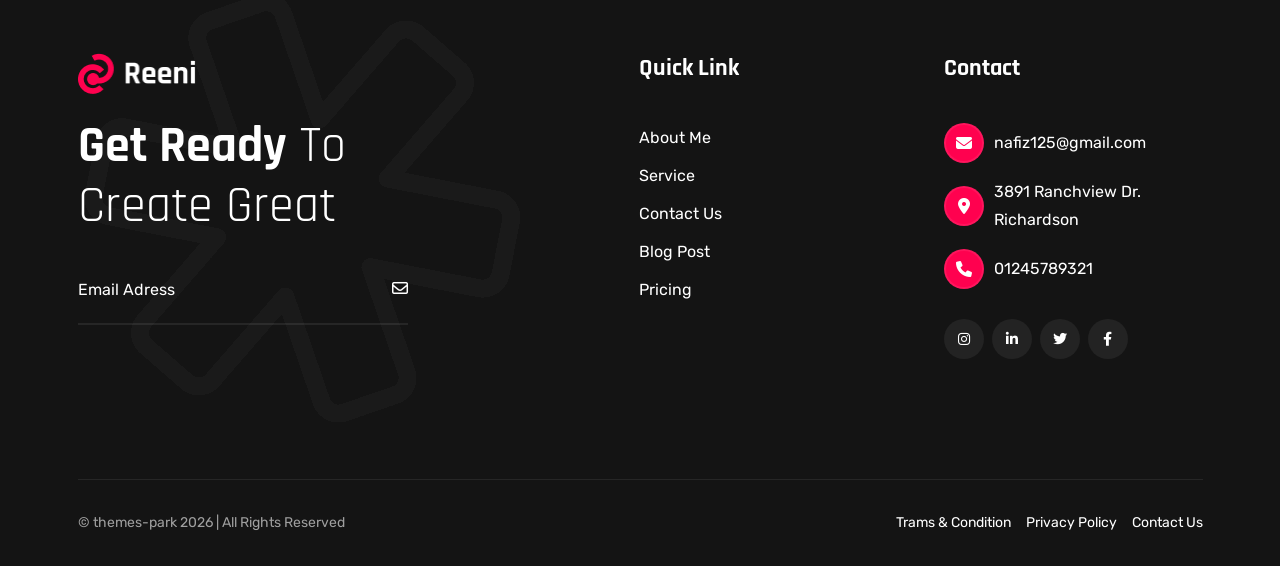
<file: ui/blog.html>
<!DOCTYPE html>
<html lang="en">

<head>
    <meta charset="UTF-8">
    <meta http-equiv="X-UA-Compatible" content="IE=edge">
    <meta name="viewport" content="width=device-width, initial-scale=1.0">
    <meta name="description" content="Reeni is a modern personal portfolio template for designers, developers, content writer, cleaner, programmer, fashion designer, model, Influencer and freelancers. Fully responsive, SEO-friendly, Bootstrap and easy to customize.">
    <link rel="shortcut icon" type="image/x-icon" href="assets/images/favicon.svg">
    <title>Blog Reeni - Personal Portfolio HTML Template | Freelancer & Developer Portfolio</title>
    <!-- Bootstrap min css -->
    <link rel="stylesheet" href="assets/css/vendor/fontawesome.css">
    <link rel="stylesheet" href="assets/css/plugins/swiper.css">
    <link rel="stylesheet" href="assets/css/plugins/odometer.css">
    <link rel="stylesheet" href="assets/css/vendor/animate.min.css">
    <link rel="stylesheet" href="assets/css/vendor/bootstrap.min.css">
    <!-- custom css -->
    <link rel="stylesheet" href="assets/css/style.css">
</head>

<body class="blog inner">

    <!-- tpm-header-area start -->
    <header class="tmp-header-area-start header-one header--sticky header--transparent">
        <div class="container">
            <div class="row">
                <div class="col-lg-12">
                    <div class="header-content">
                        <div class="logo">
                            <a href="index.html">
                                <img class="logo-dark" src="assets/images/logo/white-logo-reeni.png" alt="Reeni - Personal Portfolio HTML Template for developers and freelancers">
                                <img class="logo-white" src="assets/images/logo/logo-white.png" alt="Reeni - Personal Portfolio HTML Template for developers and freelancers">
                            </a>
                        </div>
                        <nav class="tmp-mainmenu-nav d-none d-xl-block">
                            <ul class="tmp-mainmenu">
                                <li>
                                    <a href="#">Home
                                    </a>
                                    <!-- <ul class="submenu">
            <li><a href="index.html">Home 01</a></li>
            <li><a href="index-02.html">Home 02</a></li>
            <li><a href="index-03.html">Home 03</a></li>
            <li><a href="index-04.html">Home 04</a></li>
            <li><a href="index-05.html">Home 05</a></li>
            <li><a href="index-06.html">Home 06</a></li>
            <li><a href="index-07.html">Home 07</a></li>
            <li><a href="index-08.html">Home 08</a></li>
            <li><a href="index-09.html">Home 09</a></li>
            <li><a href="index-10.html">Home 10</a></li>
            <li><a href="index-11.html">Home 11</a></li>
            <li><a href="index-12.html">Home 12</a></li>
            <li><a href="index-13.html">Home 13</a></li>
        </ul> -->
                                </li>
                                <li>
                                    <a href="about.html">About</a>
                                </li>
                                <li class="has-dropdown">
                                    <a href="#">Services
                                        <i class="fa-regular fa-chevron-down"></i>
                                    </a>
                                    <ul class="submenu">
                                        <li><a href="service.html">Service</a></li>
                                        <li><a href="service-details.html">Service Details</a></li>
                                    </ul>
                                </li>
                                <li class="has-dropdown">
                                    <a href="#">Blog
                                        <i class="fa-regular fa-chevron-down"></i>
                                    </a>
                                    <ul class="submenu">
                                        <li><a href="blog.html">Blog Classic</a></li>
                                        <li><a href="blog-details.html">Blog Details</a></li>
                                    </ul>
                                </li>
                                <li class="has-dropdown">
                                    <a href="#">Project
                                        <i class="fa-regular fa-chevron-down"></i>
                                    </a>
                                    <ul class="submenu">
                                        <li><a href="project.html">Project</a></li>
                                        <li><a href="project-details.html">Project Details</a></li>
                                    </ul>
                                </li>
                                <li>
                                    <a href="contact.html">Contact</a>
                                </li>
                            </ul>

                        </nav>
                        <div class="tmp-header-right">
                            <div class="social-share-wrapper d-none d-md-block">
                                <div class="social-link">
                                    <a href="#"><i class="fa-brands fa-instagram"></i></a>
                                    <a href="#"><i class="fa-brands fa-linkedin-in"></i></a>
                                    <a href="#"><i class="fa-brands fa-twitter"></i></a>
                                    <a href="#"><i class="fa-brands fa-facebook-f"></i></a>
                                </div>
                            </div>
                            <div class="actions-area">
                                <div class="tmp-side-collups-area d-none d-xl-block">
                                    <button class="tmp-menu-bars tmp_button_active"><i class="fa-regular fa-bars-staggered"></i></button>
                                </div>
                                <div class="tmp-side-collups-area d-block d-xl-none">
                                    <button class="tmp-menu-bars humberger_menu_active"><i class="fa-regular fa-bars-staggered"></i></button>
                                </div>
                            </div>
                        </div>
                    </div>
                </div>
            </div>
        </div>
    </header>
    <!-- tpm-header-area end -->

    <div class="d-none d-xl-block">
        <div class="tmp-sidebar-area tmp_side_bar">
            <div class="inner">
                <div class="top-area">
                    <a href="index.html" class="logo">
                        <img class="logo-dark" src="assets/images/logo/white-logo-reeni.png" alt="Reeni - Personal Portfolio HTML Template for developers and freelancers">
                        <img class="logo-white" src="assets/images/logo/logo-white.png" alt="Reeni - Personal Portfolio HTML Template for developers and freelancers">
                    </a>
                    <div class="close-icon-area">
                        <button class="tmp-round-action-btn close_side_menu_active">
                            <i class="fa-sharp fa-light fa-xmark"></i>
                        </button>
                    </div>
                </div>
                <div class="content-wrapper">
                    <div class="image-area-feature">
                        <a href="index.html">
                            <img src="assets/images/logo/man.png" alt="personal-logo">
                        </a>
                    </div>
                    <h5 class="title mt--30">Freelancer delivering exceptional Webflow, and Next.js solutions.</h5>
                    <p class="disc">I am a skilled freelancer specializing in Webflow development, Figma design, and Next.js projects. I deliver creative, dynamic, and user-centric web solutions.
                    </p>
                    <div class="short-contact-area">
                        <!-- single contact information -->
                        <div class="single-contact">
                            <i class="fa-solid fa-phone"></i>
                            <div class="information tmp-link-animation">
                                <span>Call Now</span>
                                <a href="#" class="number">+92 (8800) - 98670</a>
                            </div>
                        </div>
                        <!-- single contact information end -->

                        <!-- single contact information -->
                        <div class="single-contact">
                            <i class="fa-solid fa-envelope"></i>
                            <div class="information tmp-link-animation">
                                <span>Mail Us</span>
                                <a href="#" class="number">example@info.com</a>
                            </div>
                        </div>
                        <!-- single contact information end -->

                        <!-- single contact information -->
                        <div class="single-contact">
                            <i class="fa-solid fa-location-crosshairs"></i>
                            <div class="information tmp-link-animation">
                                <span>My Address</span>
                                <span class="number">66 Broklyant, New York 3269</span>
                            </div>
                        </div>
                        <!-- single contact information end -->
                    </div>
                    <!-- social area start -->
                    <div class="social-wrapper mt--20">
                        <span class="subtitle">find with me</span>
                        <div class="social-link">
                            <a href="#"><i class="fa-brands fa-instagram"></i></a>
                            <a href="#"><i class="fa-brands fa-linkedin-in"></i></a>
                            <a href="#"><i class="fa-brands fa-twitter"></i></a>
                            <a href="#"><i class="fa-brands fa-facebook-f"></i></a>
                        </div>
                    </div>
                    <!-- social area end -->
                </div>
            </div>
        </div>
        <a class="overlay_close_side_menu close_side_menu_active" href="javascript:void(0);"></a>
    </div>

    <div class="d-block d-xl-none">
        <div class="tmp-popup-mobile-menu">
            <div class="inner">
                <div class="header-top">
                    <div class="logo">
                        <a href="index.html" class="logo-area">
                            <img class="logo-dark" src="assets/images/logo/white-logo-reeni.png" alt="Reeni - Personal Portfolio HTML Template for developers and freelancers">
                            <img class="logo-white" src="assets/images/logo/logo-white.png" alt="Reeni - Personal Portfolio HTML Template for developers and freelancers">
                        </a>

                    </div>
                    <div class="close-menu">
                        <button class="close-button tmp-round-action-btn">
                            <i class="fa-sharp fa-light fa-xmark"></i>
                        </button>
                    </div>
                </div>
                <ul class="tmp-mainmenu">
                    <li>
                        <a href="#">Home
                        </a>
                        <!-- <ul class="submenu">
            <li><a href="index.html">Home 01</a></li>
            <li><a href="index-02.html">Home 02</a></li>
            <li><a href="index-03.html">Home 03</a></li>
            <li><a href="index-04.html">Home 04</a></li>
            <li><a href="index-05.html">Home 05</a></li>
            <li><a href="index-06.html">Home 06</a></li>
            <li><a href="index-07.html">Home 07</a></li>
            <li><a href="index-08.html">Home 08</a></li>
            <li><a href="index-09.html">Home 09</a></li>
            <li><a href="index-10.html">Home 10</a></li>
            <li><a href="index-11.html">Home 11</a></li>
            <li><a href="index-12.html">Home 12</a></li>
            <li><a href="index-13.html">Home 13</a></li>
        </ul> -->
                    </li>
                    <li>
                        <a href="about.html">About</a>
                    </li>
                    <li class="has-dropdown">
                        <a href="#">Services
                            <i class="fa-regular fa-chevron-down"></i>
                        </a>
                        <ul class="submenu">
                            <li><a href="service.html">Service</a></li>
                            <li><a href="service-details.html">Service Details</a></li>
                        </ul>
                    </li>
                    <li class="has-dropdown">
                        <a href="#">Blog
                            <i class="fa-regular fa-chevron-down"></i>
                        </a>
                        <ul class="submenu">
                            <li><a href="blog.html">Blog Classic</a></li>
                            <li><a href="blog-details.html">Blog Details</a></li>
                        </ul>
                    </li>
                    <li class="has-dropdown">
                        <a href="#">Project
                            <i class="fa-regular fa-chevron-down"></i>
                        </a>
                        <ul class="submenu">
                            <li><a href="project.html">Project</a></li>
                            <li><a href="project-details.html">Project Details</a></li>
                        </ul>
                    </li>
                    <li>
                        <a href="contact.html">Contact</a>
                    </li>
                </ul>


                <div class="social-wrapper mt--40">
                    <span class="subtitle">find with me</span>
                    <div class="social-link">
                        <a href="#"><i class="fa-brands fa-instagram"></i></a>
                        <a href="#"><i class="fa-brands fa-linkedin-in"></i></a>
                        <a href="#"><i class="fa-brands fa-twitter"></i></a>
                        <a href="#"><i class="fa-brands fa-facebook-f"></i></a>
                    </div>
                </div>
                <!-- social area end -->



            </div>
        </div>
    </div>


    <!-- Breadcrumb Area Start -->
    <div class="breadcrumb-area breadcrumb-bg">
        <div class="container">
            <div class="row">
                <div class="col-lg-12">
                    <div class="breadcrumb-inner text-center">
                        <h1 class="title split-collab">Blog Classic</h1>
                        <ul class="page-list">
                            <li class="tmp-breadcrumb-item"><a href="/">Home</a></li>
                            <li class="icon"><i class="fa-solid fa-angle-right"></i></li>
                            <li class="tmp-breadcrumb-item active">Blog Classic</li>
                        </ul>
                    </div>
                </div>
            </div>
        </div>
    </div>
    <!-- Breadcrumb Area End -->
    <div class="blog-classic-area-wrapper tmp-section-gap">
        <div class="container">
            <div class="row">
                <div class="col-lg-8">
                    <div class="blog-classic-card tmp-scroll-trigger tmponhover tmp-fade-in animation-order-1">
                        <div class="img-box">
                            <a href="blog-details.html">
                                <img class="img-primary hidden-on-mobile" src="assets/images/blog/blog-classic-card-img-1.jpg" alt="Blog Thumbnail">
                                <img class="img-secondary" src="assets/images/blog/blog-classic-card-img-1.jpg" alt="BLog Thumbnail">
                            </a>
                        </div>
                        <div class="blog-classic-content">
                            <div class="blog-classic-tag">
                                <ul>
                                    <li>
                                        <div class="tag-wrap">
                                            <i class="fa-solid fa-tag"></i>
                                            <h4 class="tag-title">Web design</h4>
                                        </div>
                                    </li>
                                    <li>
                                        <div class="tag-wrap">
                                            <i class="fa-regular fa-comment"></i>
                                            <h4 class="tag-title">Comments (05)</h4>
                                        </div>
                                    </li>
                                    <li>
                                        <div class="tag-wrap">
                                            <i class="fa-solid fa-calendar-day"></i>
                                            <h4 class="tag-title">Comments (05)</h4>
                                        </div>
                                    </li>
                                </ul>
                            </div>
                            <h2 class="title"><a href="#">Stand out from the crowd with a professional portfolio</a>
                            </h2>
                            <p class="para">Aliquam eros justo, posuere loborti viverra lao ullamcorper posuere viverra
                                .Aliquam eros justo, posuere Aliquam eros justo, posuere loborti viverra laoreet matti
                                ullamcorper</p>


                            <div class="tmp-button-here">
                                <a class="tmp-btn hover-icon-reverse radius-round btn-border btn-md" href="blog-details.html">
                                    <span class="icon-reverse-wrapper">
                                        <span class="btn-text">Read More</span>
                                    <span class="btn-icon"><i class="fa-sharp fa-regular fa-arrow-right"></i></span>
                                    <span class="btn-icon"><i class="fa-sharp fa-regular fa-arrow-right"></i></span>
                                    </span>
                                </a>
                            </div>
                        </div>
                    </div>
                    <div class="blog-classic-card tmp-scroll-trigger tmponhover tmp-fade-in animation-order-2">
                        <div class="img-box">
                            <a href="blog-details.html">
                                <img class="img-primary hidden-on-mobile" src="assets/images/blog/blog-classic-card-img-2.jpg" alt="Blog Thumbnail">
                                <img class="img-secondary" src="assets/images/blog/blog-classic-card-img-2.jpg" alt="BLog Thumbnail">
                            </a>
                        </div>
                        <div class="blog-classic-content">
                            <div class="blog-classic-tag">
                                <ul>
                                    <li>
                                        <div class="tag-wrap">
                                            <i class="fa-solid fa-tag"></i>
                                            <h4 class="tag-title">Web design</h4>
                                        </div>
                                    </li>
                                    <li>
                                        <div class="tag-wrap">
                                            <i class="fa-regular fa-comment"></i>
                                            <h4 class="tag-title">Comments (05)</h4>
                                        </div>
                                    </li>
                                    <li>
                                        <div class="tag-wrap">
                                            <i class="fa-solid fa-calendar-day"></i>
                                            <h4 class="tag-title">Comments (05)</h4>
                                        </div>
                                    </li>
                                </ul>
                            </div>
                            <h2 class="title"><a href="#">Elevate your brand with a the stunning portfolio</a></h2>
                            <p class="para">Aliquam eros justo, posuere loborti viverra lao ullamcorper posuere viverra
                                .Aliquam eros justo, posuere Aliquam eros justo, posuere loborti viverra laoreet matti
                                ullamcorper</p>
                            <div class="tmp-button-here">
                                <a class="tmp-btn hover-icon-reverse radius-round btn-border btn-md" href="blog-details.html">
                                    <span class="icon-reverse-wrapper">
                                        <span class="btn-text">Read More</span>
                                    <span class="btn-icon"><i class="fa-sharp fa-regular fa-arrow-right"></i></span>
                                    <span class="btn-icon"><i class="fa-sharp fa-regular fa-arrow-right"></i></span>
                                    </span>
                                </a>
                            </div>
                        </div>
                    </div>
                    <div class="blog-classic-card tmp-scroll-trigger tmponhover tmp-fade-in animation-order-3">
                        <div class="img-box">
                            <a href="blog-details.html">
                                <img class="img-primary hidden-on-mobile" src="assets/images/blog/blog-classic-card-img-3.jpg" alt="Blog Thumbnail">
                                <img class="img-secondary" src="assets/images/blog/blog-classic-card-img-3.jpg" alt="BLog Thumbnail">
                            </a>
                        </div>
                        <div class="blog-classic-content">
                            <div class="blog-classic-tag">
                                <ul>
                                    <li>
                                        <div class="tag-wrap">
                                            <i class="fa-solid fa-tag"></i>
                                            <h4 class="tag-title">Web design</h4>
                                        </div>
                                    </li>
                                    <li>
                                        <div class="tag-wrap">
                                            <i class="fa-regular fa-comment"></i>
                                            <h4 class="tag-title">Comments (05)</h4>
                                        </div>
                                    </li>
                                    <li>
                                        <div class="tag-wrap">
                                            <i class="fa-solid fa-calendar-day"></i>
                                            <h4 class="tag-title">Comments (05)</h4>
                                        </div>
                                    </li>
                                </ul>
                            </div>
                            <h2 class="title"><a href="#">Elevate your brand with a the stunning portfolio</a></h2>
                            <p class="para">Aliquam eros justo, posuere loborti viverra lao ullamcorper posuere viverra
                                .Aliquam eros justo, posuere Aliquam eros justo, posuere loborti viverra laoreet matti
                                ullamcorper</p>
                            <div class="tmp-button-here">
                                <a class="tmp-btn hover-icon-reverse radius-round btn-border btn-md" href="blog-details.html">
                                    <span class="icon-reverse-wrapper">
                                        <span class="btn-text">Read More</span>
                                    <span class="btn-icon"><i class="fa-sharp fa-regular fa-arrow-right"></i></span>
                                    <span class="btn-icon"><i class="fa-sharp fa-regular fa-arrow-right"></i></span>
                                    </span>
                                </a>
                            </div>
                        </div>
                    </div>
                    <div class="tmp-pagination-button">
                        <a href="#" class="pagination-btn"><i class="fa-sharp fa-regular fa-arrow-left"></i></a>
                        <a href="#" class="pagination-btn active">1</a>
                        <a href="#" class="pagination-btn">2</a>
                        <a href="#" class="pagination-btn">3</a>
                        <a href="#" class="pagination-btn"><i class="fa-sharp fa-regular fa-arrow-right"></i></a>
                    </div>
                </div>
                <div class="col-lg-4">
                    <div class="tmp-sidebar">
                        <div class="signle-side-bar search-area tmponhover">
                            <div class="body">
                                <div class="search-area">
                                    <input type="text" placeholder="Type here" required>
                                    <button><i class="fa-solid fa-magnifying-glass"></i></button>
                                </div>
                            </div>
                        </div>
                        <div class="signle-side-bar recent-post-area tmponhover">
                            <div class="header">
                                <h3 class="title">Recent Post</h3>
                            </div>
                            <div class="body">
                                <a href="#" class="single-post">
                                    <span class="single-post-left">
                    <i class="fa-solid fa-arrow-right"></i>
                    <span class="post-title">Business Solution</span>
                                    </span>
                                    <span class="post-num">(01)</span>
                                </a>
                                <a href="#" class="single-post">
                                    <span class="single-post-left">
                    <i class="fa-solid fa-arrow-right"></i>
                    <span class="post-title">Web Development Wizardry</span>
                                    </span>
                                    <span class="post-num">(08)</span>
                                </a>
                                <a href="#" class="single-post">
                                    <span class="single-post-left">
                    <i class="fa-solid fa-arrow-right"></i>
                    <span class="post-title">Content Creation and Strategy</span>
                                    </span>
                                    <span class="post-num">(05)</span>
                                </a>
                                <a href="#" class="single-post">
                                    <span class="single-post-left">
                    <i class="fa-solid fa-arrow-right"></i>
                    <span class="post-title">UI/UX Design Innovation</span>
                                    </span>
                                    <span class="post-num">(05)</span>
                                </a>
                            </div>
                        </div>
                        <div class="signle-side-bar recent-post-area tmponhover">
                            <div class="header">
                                <h3 class="title">Recent Post</h3>
                            </div>
                            <div class="body">
                                <div class="single-post-card tmp-hover-link">
                                    <div class="single-post-card-img">
                                        <img src="assets/images/blog/single-post-card-img-1.png" alt="">
                                    </div>
                                    <div class="single-post-right">
                                        <div class="single-post-top">
                                            <i class="fa-regular fa-folder-open"></i>
                                            <p class="post-title">Category</p>
                                        </div>
                                        <h3 class="post-title"><a class="link" href="#">Sustainable Solutions: Designing for Tomorrow</a>
                                        </h3>
                                    </div>
                                </div>
                                <div class="single-post-card tmp-hover-link">
                                    <div class="single-post-card-img">
                                        <img src="assets/images/blog/single-post-card-img-2.png" alt="">
                                    </div>
                                    <div class="single-post-right">
                                        <div class="single-post-top">
                                            <i class="fa-regular fa-folder-open"></i>
                                            <p class="post-title">Category</p>
                                        </div>
                                        <h3 class="post-title"><a class="link" href="#">Technological Innovations: Shaping the Future</a>
                                        </h3>
                                    </div>
                                </div>
                                <div class="single-post-card tmp-hover-link">
                                    <div class="single-post-card-img">
                                        <img src="assets/images/blog/single-post-card-img-3.png" alt="">
                                    </div>
                                    <div class="single-post-right">
                                        <div class="single-post-top">
                                            <i class="fa-regular fa-folder-open"></i>
                                            <p class="post-title">Category</p>
                                        </div>
                                        <h3 class="post-title"><a class="link" href="#">Adventure Awaits Exploring the Great Outdoors</a>
                                        </h3>
                                    </div>
                                </div>
                            </div>
                        </div>
                        <div class="signle-side-bar tmponhover">
                            <div class="header">
                                <h3 class="title">About Me</h3>
                            </div>
                            <div class="body">
                                <div class="about-me-details">
                                    <div class="about-me-details-head">
                                        <div class="about-me-img">
                                            <img src="assets/images/blog/about-me-user-img.png" alt="about-me-user-img">
                                        </div>
                                        <div class="about-me-right-content">
                                            <h3 class="title">Fatima Afrafy</h3>
                                            <p class="para">UI/UX Designer </p>
                                            <div class="social-link">
                                                <a href="#"><i class="fa-brands fa-instagram"></i></a>
                                                <a href="#"><i class="fa-brands fa-linkedin-in"></i></a>
                                                <a href="#"><i class="fa-brands fa-twitter"></i></a>
                                                <a href="#"><i class="fa-brands fa-facebook-f"></i></a>
                                            </div>
                                        </div>
                                    </div>
                                    <p class="about-me-para">Aliquam eros justo, posuere loborti viverra ullamcorper posuere
                                        viverra .Aliquam eros justo, posuere justo, posuere.</p>
                                </div>
                            </div>
                        </div>
                        <div class="signle-side-bar tmponhover">
                            <div class="header">
                                <h3 class="title">Tags</h3>
                            </div>
                            <div class="body">
                                <div class="tags-wrapper">
                                    <a href="#" class="tag-link">All Project</a>
                                    <a href="#" class="tag-link">Resume</a>
                                    <a href="#" class="tag-link">Graphics</a>
                                    <a href="#" class="tag-link">Web Design</a>
                                    <a href="#" class="tag-link">CV</a>
                                    <a href="#" class="tag-link">Starts</a>
                                    <a href="#" class="tag-link">Creative Portfolio</a>
                                    <a href="#" class="tag-link">Portfolio</a>
                                    <a href="#" class="tag-link">CV Card</a>
                                    <a href="#" class="tag-link">Start shape</a>
                                </div>
                            </div>
                        </div>
                    </div>
                </div>
            </div>
        </div>
    </div>

    <!-- Start Footer Area  -->
    <footer class="footer-area footer-style-one-wrapper  tmp-section-gap">
        <div class="container">
            <div class="footer-main footer-style-one">
                <div class="row g-5">
                    <div class="col-lg-5 col-md-6">
                        <div class="single-footer-wrapper border-right mr--20">
                            <div class="logo">
                                <a href="index.html">
                                    <img src="assets/images/logo/white-logo-reeni.png" alt="Reeni - Personal Portfolio HTML Template for developers and freelancers">
                                </a>
                            </div>
                            <p class="description"><span>Get Ready</span> To <br> Create Great</p>
                            <form action="#" class="newsletter-form-1 mt--40">
                                <input type="email" placeholder="Email Adress">
                                <span class="form-icon"><i class="fa-regular fa-envelope"></i></span>
                            </form>
                        </div>
                    </div>
                    <div class="col-lg-4 col-md-6">
                        <div class="single-footer-wrapper quick-link-wrap">
                            <h5 class="ft-title">Quick Link</h5>
                            <ul class="ft-link tmp-link-animation">
                                <li>
                                    <a href="about.html">About Me</a>
                                </li>
                                <li>
                                    <a href="team.html">Service</a>
                                </li>
                                <li>
                                    <a href="service.html">Contact Us</a>
                                </li>
                                <li>
                                    <a href="blog.html">Blog Post</a>
                                </li>
                                <li>
                                    <a href="contact.html">Pricing</a>
                                </li>
                            </ul>
                        </div>
                    </div>
                    <div class="col-lg-3 col-md-6">
                        <div class="single-footer-wrapper contact-wrap">
                            <h5 class="ft-title">Contact </h5>
                            <ul class="ft-link tmp-link-animation">
                                <li><span class="ft-icon"><i class="fa-solid fa-envelope"></i></span><a href="#">nafiz125@gmail.com</a></li>
                                <li><span class="ft-icon"><i class="fa-solid fa-location-dot"></i></span>3891
                                    Ranchview Dr. Richardson</li>
                                <li><span class="ft-icon"><i class="fa-solid fa-phone"></i></span><a href="#">01245789321</a></li>
                            </ul>
                            <div class="social-link footer">
                                <a href="#"><i class="fa-brands fa-instagram"></i></a>
                                <a href="#"><i class="fa-brands fa-linkedin-in"></i></a>
                                <a href="#"><i class="fa-brands fa-twitter"></i></a>
                                <a href="#"><i class="fa-brands fa-facebook-f"></i></a>
                            </div>
                        </div>
                    </div>
                </div>
            </div>
        </div>
        <div class="footer-bg-img">
            <img src="assets/images/footer/footer-bg-img.png" alt="footer-img">
        </div>
    </footer>
    <div class="copyright-area-one">
        <div class="container">
            <div class="row">
                <div class="col-lg-12">
                    <div class="main-wrapper">
                        <p class="copy-right-para">© themes-park <script>
                                document.write(new Date().getFullYear())
                            </script> | All Rights Reserved</p>
                        <ul>
                            <li><a href="#">Trams & Condition</a></li>
                            <li><a href="#">Privacy Policy</a></li>
                            <li><a href="#">Contact Us</a></li>
                        </ul>
                    </div>
                </div>
            </div>
        </div>
    </div>
    <!-- End Footer Area  -->



    <!-- ready chatting option via email -->
    <div class="ready-chatting-option tmp-ready-chat">
        <input type="checkbox" id="click">
        <label for="click">
            <i class="fab fa-facebook-messenger"></i>
            <i class="fas fa-times"></i>
        </label>
        <div class="wrapper">
            <div class="head-text">
                Let's chat with me? - Online
            </div>
            <div class="chat-box">
                <div class="desc-text">
                    Please fill out the form below to start chatting with me directly.
                </div>
                <form class="tmp-dynamic-form" action="#">
                    <div class="field">
                        <input class="input-field" name="name" placeholder="Your Name" type="text" required>
                    </div>
                    <div class="field">
                        <input class="input-field" name="email" placeholder="Your Email" type="email" required>
                    </div>
                    <div class="field textarea">
                        <textarea class="input-field" placeholder="Your Message" name="message" required></textarea>
                    </div>
                    <div class="field">
                        <button name="submit" type="submit">Send Message</button>
                    </div>
                </form>
            </div>
        </div>
    </div>
    <!-- ready chatting option via email end -->
    <!-- progress area start -->
    <div class="scrollToTop" style="display: block;">
        <div class="arrowUp">
            <i class="fa-light fa-arrow-up"></i>
        </div>
        <div class="water" style="transform: translate(0px, 87%);">
            <svg viewBox="0 0 560 20" class="water_wave water_wave_back">
                <use xlink:href="#wave"></use>
            </svg>
            <svg viewBox="0 0 560 20" class="water_wave water_wave_front">
                <use xlink:href="#wave"></use>
            </svg>
            <svg version="1.1" xmlns="http://www.w3.org/2000/svg" xmlns:xlink="http://www.w3.org/1999/xlink" viewBox="0 0 560 20" style="display: none;">
                <symbol id="wave">
                    <path d="M420,20c21.5-0.4,38.8-2.5,51.1-4.5c13.4-2.2,26.5-5.2,27.3-5.4C514,6.5,518,4.7,528.5,2.7c7.1-1.3,17.9-2.8,31.5-2.7c0,0,0,0,0,0v20H420z" fill="#FF014F"></path>
                    <path d="M420,20c-21.5-0.4-38.8-2.5-51.1-4.5c-13.4-2.2-26.5-5.2-27.3-5.4C326,6.5,322,4.7,311.5,2.7C304.3,1.4,293.6-0.1,280,0c0,0,0,0,0,0v20H420z" fill="#FF014F"></path>
                    <path d="M140,20c21.5-0.4,38.8-2.5,51.1-4.5c13.4-2.2,26.5-5.2,27.3-5.4C234,6.5,238,4.7,248.5,2.7c7.1-1.3,17.9-2.8,31.5-2.7c0,0,0,0,0,0v20H140z" fill="#FF014F"></path>
                    <path d="M140,20c-21.5-0.4-38.8-2.5-51.1-4.5c-13.4-2.2-26.5-5.2-27.3-5.4C46,6.5,42,4.7,31.5,2.7C24.3,1.4,13.6-0.1,0,0c0,0,0,0,0,0l0,20H140z" fill="#FF014F"></path>
                </symbol>
            </svg>

        </div>
    </div>
    <!-- progress area end -->
    <!-- <div class="tmp-right-demo">
    <button class="demo-button">
        <p class="mb--0">48</p>
        <span class="text">Demos</span>
    </button>
</div> -->


    <div class="demo-button-wrapper">
        <div class="buy-theme">
            <a href="https://themeforest.net/item/reeni-personal-portfolio-html-template/56387656" target="_blank">
                <div class="theme-wrapper">
                    <div>
                        <svg width="22" height="22" viewBox="0 0 20 20" fill="none" xmlns="http://www.w3.org/2000/svg">
                            <path d="M10.9854 19.9999C11.479 19.9999 11.8791 19.5998 11.8791 19.1063C11.8791 18.6127 11.479 18.2126 10.9854 18.2126C10.4919 18.2126 10.0918 18.6127 10.0918 19.1063C10.0918 19.5998 10.4919 19.9999 10.9854 19.9999Z" fill="white">
                            </path>
                            <path d="M16.1233 13.0134L11.0833 13.5539C10.9895 13.5633 10.9427 13.4477 11.0177 13.3883L15.9483 9.54819C16.267 9.28572 16.4732 8.87952 16.3857 8.44208C16.2983 7.77341 15.7452 7.33597 15.0453 7.42346L9.68658 8.20773C9.59284 8.22023 9.54285 8.1015 9.61784 8.04213L14.9297 3.98639C15.9764 3.17087 16.0639 1.57107 15.1047 0.639933C14.2329 -0.231832 12.8331 -0.203711 11.9613 0.668055L3.403 9.37634C3.08429 9.72629 2.93743 10.1919 3.02492 10.6855C3.17178 11.4729 3.95605 11.9948 4.74345 11.851L9.3585 10.9105C9.45849 10.8886 9.5116 11.023 9.42724 11.0792L4.30913 14.357C3.66859 14.7632 3.378 15.4912 3.5811 16.2192C3.7842 17.1785 4.74658 17.7315 5.67771 17.5003L13.3299 15.6162C13.4174 15.5943 13.4799 15.6943 13.4236 15.763L12.23 17.2378C11.9113 17.644 12.4331 18.1971 12.8706 17.8784L16.8013 14.6475C17.5012 14.0664 17.0357 12.929 16.1326 13.0165L16.1233 13.0134Z" fill="white"></path>
                        </svg>
                    </div>
                </div>
            </a>
        </div>
        <div class="all-demo show-demo">
            <div class="demos">
                <div class="theme-wrapper">
                    <div>40+ Pre-built sites</div>
                </div>
            </div>
        </div>
    </div>


    <div class="demo-modal-area">
        <div class="wrapper">
            <div class="tmp-modal-inner">
                <div class="close-icon">
                    <button class="demo-close-btn"><span><i class="fa-sharp fa-light fa-xmark"></i></span></button>
                </div>
                <div class="demo-top text-center">
                    <h4 class="title">Reeni</h4>
                    <p class="subtitle">A personal portfolio website is your digital resume—a place to showcase your work,
                        skills, and achievements.</p>
                </div>
                <ul class="popuptab-area nav nav-tabs" id="popuptab" role="tablist">
                    <li class="nav-item">
                        <a class="nav-link active demo-dark" id="demodark-tab" data-bs-toggle="tab" href="#demodark" role="tab" aria-controls="demodark" aria-selected="true">Dark Demo</a>
                    </li>
                    <li class="nav-item">
                        <a class="nav-link demo-light" id="demolight-tab" data-bs-toggle="tab" href="#demolight" role="tab" aria-controls="demolight" aria-selected="false">Light Demo</a>
                    </li>
                </ul>
                <div class="tab-content" id="popuptabContent">
                    <div class="tab-pane show active" id="demodark" role="tabpanel" aria-labelledby="demodark-tab">
                        <div class="content">
                            <div class="row">

                                <!-- Start Single Content  -->
                                <div class="col-lg-4 col-md-6 col-12">
                                    <div class="single-demo">
                                        <div class="inner">
                                            <div class="thumbnail">
                                                <a href="index.html">
                                                    <img class="w-100" src="assets/images/demo/home-1.png" alt="Personal Portfolio">
                                                    <span class="overlay-content">
                                                    <span class="overlay-text">View Demo <i
                                                            class="feather-external-link"></i></span>
                                                    </span>
                                                </a>
                                            </div>
                                            <div class="inner">
                                                <h3 class="title"><a href="index.html">Main Demo</a></h3>
                                            </div>
                                        </div>
                                    </div>
                                </div>
                                <!-- End Single Content  -->

                                <!-- Start Single Content  -->
                                <div class="col-lg-4 col-md-6 col-12">
                                    <div class="single-demo">
                                        <div class="inner">
                                            <div class="thumbnail">
                                                <a href="index-02.html">
                                                    <img class="w-100" src="assets/images/demo/home-2.png" alt="Personal Portfolio">
                                                    <span class="overlay-content">
                                                    <span class="overlay-text">View Demo <i
                                                            class="feather-external-link"></i></span>
                                                    </span>
                                                </a>
                                            </div>
                                            <div class="inner">
                                                <h3 class="title"><a href="index-02.html">Demo 02</a></h3>
                                            </div>
                                        </div>
                                    </div>
                                </div>
                                <!-- End Single Content  -->

                                <!-- Start Single Content  -->
                                <div class="col-lg-4 col-md-6 col-12">
                                    <div class="single-demo">
                                        <div class="inner">
                                            <div class="thumbnail">
                                                <a href="index-03.html">
                                                    <img class="w-100" src="assets/images/demo/home-3.png" alt="Personal Portfolio">
                                                    <span class="overlay-content">
                                                    <span class="overlay-text">View Demo <i
                                                            class="feather-external-link"></i></span>
                                                    </span>
                                                </a>
                                            </div>
                                            <div class="inner">
                                                <h3 class="title"><a href="index-03.html">Demo 03</a></h3>
                                            </div>
                                        </div>
                                    </div>
                                </div>
                                <!-- End Single Content  -->

                                <!-- Start Single Content  -->
                                <div class="col-lg-4 col-md-6 col-12">
                                    <div class="single-demo">
                                        <div class="inner">
                                            <div class="thumbnail">
                                                <a href="index-04.html">
                                                    <img class="w-100" src="assets/images/demo/home-4.png" alt="Personal Portfolio">
                                                    <span class="overlay-content">
                                                    <span class="overlay-text">View Demo <i
                                                            class="feather-external-link"></i></span>
                                                    </span>
                                                </a>
                                            </div>
                                            <div class="inner">
                                                <h3 class="title"><a href="index-04.html">Demo 04</a></h3>
                                            </div>
                                        </div>
                                    </div>
                                </div>
                                <!-- End Single Content  -->

                                <!-- Start Single Content  -->
                                <div class="col-lg-4 col-md-6 col-12">
                                    <div class="single-demo">
                                        <div class="inner">
                                            <div class="thumbnail">
                                                <a href="index-05.html">
                                                    <img class="w-100" src="assets/images/demo/home-5.png" alt="Personal Portfolio">
                                                    <span class="overlay-content">
                                                    <span class="overlay-text">View Demo <i
                                                            class="feather-external-link"></i></span>
                                                    </span>
                                                </a>
                                            </div>
                                            <div class="inner">
                                                <h3 class="title"><a href="index-05.html">Demo 05</a></h3>
                                            </div>
                                        </div>
                                    </div>
                                </div>
                                <!-- End Single Content  -->

                                <!-- Start Single Content  -->
                                <div class="col-lg-4 col-md-6 col-12">
                                    <div class="single-demo">
                                        <div class="inner">
                                            <div class="thumbnail">
                                                <a href="index-06.html">
                                                    <img class="w-100" src="assets/images/demo/home-6.png" alt="Personal Portfolio">
                                                    <span class="overlay-content">
                                                    <span class="overlay-text">View Demo <i
                                                            class="feather-external-link"></i></span>
                                                    </span>
                                                </a>
                                            </div>
                                            <div class="inner">
                                                <h3 class="title"><a href="index-06.html">Demo 06</a></h3>
                                            </div>
                                        </div>
                                    </div>
                                </div>
                                <!-- End Single Content  -->

                                <!-- Start Single Content  -->
                                <div class="col-lg-4 col-md-6 col-12">
                                    <div class="single-demo">
                                        <div class="inner">
                                            <div class="thumbnail">
                                                <a href="index-07.html">
                                                    <img class="w-100" src="assets/images/demo/home-7.png" alt="Personal Portfolio">
                                                    <span class="overlay-content">
                                                    <span class="overlay-text">View Demo <i
                                                            class="feather-external-link"></i></span>
                                                    </span>
                                                </a>
                                            </div>
                                            <div class="inner">
                                                <h3 class="title"><a href="index-07.html">Demo 07</a></h3>
                                            </div>
                                        </div>
                                    </div>
                                </div>
                                <!-- End Single Content  -->

                                <!-- Start Single Content  -->
                                <div class="col-lg-4 col-md-6 col-12">
                                    <div class="single-demo">
                                        <div class="inner">
                                            <div class="thumbnail">
                                                <a href="index-08.html">
                                                    <img class="w-100" src="assets/images/demo/home-8.png" alt="Personal Portfolio">
                                                    <span class="overlay-content">
                                                    <span class="overlay-text">View Demo <i
                                                            class="feather-external-link"></i></span>
                                                    </span>
                                                </a>
                                            </div>
                                            <div class="inner">
                                                <h3 class="title"><a href="index-08.html">Demo 08</a></h3>
                                            </div>
                                        </div>
                                    </div>
                                </div>
                                <!-- End Single Content  -->

                                <!-- Start Single Content  -->
                                <div class="col-lg-4 col-md-6 col-12">
                                    <div class="single-demo">
                                        <div class="inner">
                                            <div class="thumbnail">
                                                <a href="index-09.html">
                                                    <img class="w-100" src="assets/images/demo/home-9.png" alt="Personal Portfolio">
                                                    <span class="overlay-content">
                                                    <span class="overlay-text">View Demo <i
                                                            class="feather-external-link"></i></span>
                                                    </span>
                                                </a>
                                            </div>
                                            <div class="inner">
                                                <h3 class="title"><a href="index-09.html">Demo 09</a></h3>
                                            </div>
                                        </div>
                                    </div>
                                </div>
                                <!-- End Single Content  -->

                                <!-- Start Single Content  -->
                                <div class="col-lg-4 col-md-6 col-12">
                                    <div class="single-demo">
                                        <div class="inner">
                                            <div class="thumbnail">
                                                <a href="index-10.html">
                                                    <img class="w-100" src="assets/images/demo/home-10.png" alt="Personal Portfolio">
                                                    <span class="overlay-content">
                                                    <span class="overlay-text">View Demo <i
                                                            class="feather-external-link"></i></span>
                                                    </span>
                                                </a>
                                            </div>
                                            <div class="inner">
                                                <h3 class="title"><a href="index-10.html">Demo 10</a></h3>
                                            </div>
                                        </div>
                                    </div>
                                </div>
                                <!-- End Single Content  -->

                                <!-- Start Single Content  -->
                                <div class="col-lg-4 col-md-6 col-12">
                                    <div class="single-demo">
                                        <div class="inner">
                                            <div class="thumbnail">
                                                <a href="index-11.html">
                                                    <img class="w-100" src="assets/images/demo/home-11.png" alt="Personal Portfolio">
                                                    <span class="overlay-content">
                                                    <span class="overlay-text">View Demo <i
                                                            class="feather-external-link"></i></span>
                                                    </span>
                                                </a>
                                            </div>
                                            <div class="inner">
                                                <h3 class="title"><a href="index-11.html">Demo 11</a></h3>
                                            </div>
                                        </div>
                                    </div>
                                </div>
                                <!-- End Single Content  -->

                                <!-- Start Single Content  -->
                                <div class="col-lg-4 col-md-6 col-12">
                                    <div class="single-demo">
                                        <div class="inner">
                                            <div class="thumbnail">
                                                <a href="index-12.html">
                                                    <img class="w-100" src="assets/images/demo/home-12.png" alt="Personal Portfolio">
                                                    <span class="overlay-content">
                                                    <span class="overlay-text">View Demo <i
                                                            class="feather-external-link"></i></span>
                                                    </span>
                                                </a>
                                            </div>
                                            <div class="inner">
                                                <h3 class="title"><a href="index-12.html">Demo 12</a></h3>
                                            </div>
                                        </div>
                                    </div>
                                </div>
                                <!-- End Single Content  -->

                                <!-- Start Single Content  -->
                                <div class="col-lg-4 col-md-6 col-12">
                                    <div class="single-demo">
                                        <div class="inner">
                                            <div class="thumbnail">
                                                <a href="index-13.html">
                                                    <img class="w-100" src="assets/images/demo/home-13.png" alt="Personal Portfolio">
                                                    <span class="overlay-content">
                                                    <span class="overlay-text">View Demo <i
                                                            class="feather-external-link"></i></span>
                                                    </span>
                                                </a>
                                            </div>
                                            <div class="inner">
                                                <h3 class="title"><a href="index-13.html">Demo 13</a></h3>
                                            </div>
                                        </div>
                                    </div>
                                </div>
                                <!-- End Single Content  -->

                                <!-- Start Single Content  -->
                                <div class="col-lg-4 col-md-6 col-12">
                                    <div class="single-demo">
                                        <div class="inner">
                                            <div class="thumbnail">
                                                <a href="index-14.html">
                                                    <img class="w-100" src="assets/images/demo/home-14.png" alt="Personal Portfolio">
                                                    <span class="overlay-content">
                                                    <span class="overlay-text">View Demo <i
                                                            class="feather-external-link"></i></span>
                                                    </span>
                                                </a>
                                            </div>
                                            <div class="inner">
                                                <h3 class="title"><a href="index-14.html">Demo 14</a></h3>
                                            </div>
                                        </div>
                                    </div>
                                </div>
                                <!-- End Single Content  -->

                                <!-- Start Single Content  -->
                                <div class="col-lg-4 col-md-6 col-12">
                                    <div class="single-demo">
                                        <div class="inner">
                                            <div class="thumbnail">
                                                <a href="index-15.html">
                                                    <img class="w-100" src="assets/images/demo/home-15.png" alt="Personal Portfolio">
                                                    <span class="overlay-content">
                                                    <span class="overlay-text">View Demo <i
                                                            class="feather-external-link"></i></span>
                                                    </span>
                                                </a>
                                            </div>
                                            <div class="inner">
                                                <h3 class="title"><a href="index-15.html">Demo 15</a></h3>
                                            </div>
                                        </div>
                                    </div>
                                </div>
                                <!-- End Single Content  -->
                                <!-- Start Single Content  -->
                                <div class="col-lg-4 col-md-6 col-12">
                                    <div class="single-demo">
                                        <div class="inner">
                                            <div class="thumbnail">
                                                <a href="index-16.html">
                                                    <img class="w-100" src="assets/images/demo/home-16.png" alt="Personal Portfolio">
                                                    <span class="overlay-content">
                                                    <span class="overlay-text">View Demo <i
                                                            class="feather-external-link"></i></span>
                                                    </span>
                                                </a>
                                            </div>
                                            <div class="inner">
                                                <h3 class="title"><a href="index-16.html">Demo 16</a></h3>
                                            </div>
                                        </div>
                                    </div>
                                </div>
                                <!-- End Single Content  -->
                                <!-- Start Single Content  -->
                                <div class="col-lg-4 col-md-6 col-12">
                                    <div class="single-demo">
                                        <div class="inner">
                                            <div class="thumbnail">
                                                <a href="index-17.html">
                                                    <img class="w-100" src="assets/images/demo/home-17.png" alt="Personal Portfolio">
                                                    <span class="overlay-content">
                                                    <span class="overlay-text">View Demo <i
                                                            class="feather-external-link"></i></span>
                                                    </span>
                                                </a>
                                            </div>
                                            <div class="inner">
                                                <h3 class="title"><a href="index-17.html">Demo 17</a></h3>
                                            </div>
                                        </div>
                                    </div>
                                </div>
                                <!-- End Single Content  -->
                                <!-- Start Single Content  -->
                                <div class="col-lg-4 col-md-6 col-12">
                                    <div class="single-demo">
                                        <div class="inner">
                                            <div class="thumbnail">
                                                <a href="index-18.html">
                                                    <img class="w-100" src="assets/images/demo/home-18.png" alt="Personal Portfolio">
                                                    <span class="overlay-content">
                                                    <span class="overlay-text">View Demo <i
                                                            class="feather-external-link"></i></span>
                                                    </span>
                                                </a>
                                            </div>
                                            <div class="inner">
                                                <h3 class="title"><a href="index-18.html">Demo 18</a></h3>
                                            </div>
                                        </div>
                                    </div>
                                </div>
                                <!-- End Single Content  -->
                                <!-- Start Single Content  -->
                                <div class="col-lg-4 col-md-6 col-12">
                                    <div class="single-demo">
                                        <div class="inner">
                                            <div class="thumbnail">
                                                <a href="index-19.html">
                                                    <img class="w-100" src="assets/images/demo/home-19.png" alt="Personal Portfolio">
                                                    <span class="overlay-content">
                                                    <span class="overlay-text">View Demo <i
                                                            class="feather-external-link"></i></span>
                                                    </span>
                                                </a>
                                            </div>
                                            <div class="inner">
                                                <h3 class="title"><a href="index-19.html">Demo 19</a></h3>
                                            </div>
                                        </div>
                                    </div>
                                </div>
                                <!-- End Single Content  -->
                                <!-- Start Single Content  -->
                                <div class="col-lg-4 col-md-6 col-12">
                                    <div class="single-demo">
                                        <div class="inner">
                                            <div class="thumbnail">
                                                <a href="index-20.html">
                                                    <img class="w-100" src="assets/images/demo/home-20.png" alt="Personal Portfolio">
                                                    <span class="overlay-content">
                                                    <span class="overlay-text">View Demo <i
                                                            class="feather-external-link"></i></span>
                                                    </span>
                                                </a>
                                            </div>
                                            <div class="inner">
                                                <h3 class="title"><a href="index-20.html">Demo 20</a></h3>
                                            </div>
                                        </div>
                                    </div>
                                </div>
                                <!-- End Single Content  -->
                                <!-- Start Single Content  -->
                                <div class="col-lg-4 col-md-6 col-12">
                                    <div class="single-demo">
                                        <div class="inner">
                                            <div class="thumbnail">
                                                <a href="#">
                                                    <img class="w-100" src="assets/images/demo/coming-soon.png" alt="Personal Portfolio">
                                                    <span class="overlay-content">
                                                    <span class="overlay-text">View Demo <i
                                                            class="feather-external-link"></i></span>
                                                    </span>
                                                </a>
                                            </div>
                                            <div class="inner">
                                                <h3 class="title"><a href="#">Demo 21</a></h3>
                                            </div>
                                        </div>
                                    </div>
                                </div>
                                <!-- End Single Content  -->



                            </div>
                        </div>
                    </div>


                    <div class="tab-pane" id="demolight" role="tabpanel" aria-labelledby="demolight-tab">
                        <div class="content">
                            <div class="row">

                                <!-- Start Single Content  -->
                                <div class="col-lg-4 col-md-6 col-12">
                                    <div class="single-demo">
                                        <div class="inner">
                                            <div class="thumbnail">
                                                <a href="index-white.html">
                                                    <img class="w-100" src="assets/images/demo/home-1-white.png" alt="Personal Portfolio">
                                                    <span class="overlay-content">
                                                    <span class="overlay-text">View Demo <i
                                                            class="feather-external-link"></i></span>
                                                    </span>
                                                </a>
                                            </div>
                                            <div class="inner">
                                                <h3 class="title"><a href="index-white.html">Main Demo</a></h3>
                                            </div>
                                        </div>
                                    </div>
                                </div>
                                <!-- End Single Content  -->

                                <!-- Start Single Content  -->
                                <div class="col-lg-4 col-md-6 col-12">
                                    <div class="single-demo">
                                        <div class="inner">
                                            <div class="thumbnail">
                                                <a href="index-02-white.html">
                                                    <img class="w-100" src="assets/images/demo/home-2-white.png" alt="Personal Portfolio">
                                                    <span class="overlay-content">
                                                    <span class="overlay-text">View Demo <i
                                                            class="feather-external-link"></i></span>
                                                    </span>
                                                </a>
                                            </div>
                                            <div class="inner">
                                                <h3 class="title"><a href="index-02-white.html">Demo 02</a></h3>
                                            </div>
                                        </div>
                                    </div>
                                </div>
                                <!-- End Single Content  -->

                                <!-- Start Single Content  -->
                                <div class="col-lg-4 col-md-6 col-12">
                                    <div class="single-demo">
                                        <div class="inner">
                                            <div class="thumbnail">
                                                <a href="index-03-white.html">
                                                    <img class="w-100" src="assets/images/demo/home-3-white.png" alt="Personal Portfolio">
                                                    <span class="overlay-content">
                                                    <span class="overlay-text">View Demo <i
                                                            class="feather-external-link"></i></span>
                                                    </span>
                                                </a>
                                            </div>
                                            <div class="inner">
                                                <h3 class="title"><a href="index-03-white.html">Demo 03</a></h3>
                                            </div>
                                        </div>
                                    </div>
                                </div>
                                <!-- End Single Content  -->

                                <!-- Start Single Content  -->
                                <div class="col-lg-4 col-md-6 col-12">
                                    <div class="single-demo">
                                        <div class="inner">
                                            <div class="thumbnail">
                                                <a href="index-04-white.html">
                                                    <img class="w-100" src="assets/images/demo/home-4-white.png" alt="Personal Portfolio">
                                                    <span class="overlay-content">
                                                    <span class="overlay-text">View Demo <i
                                                            class="feather-external-link"></i></span>
                                                    </span>
                                                </a>
                                            </div>
                                            <div class="inner">
                                                <h3 class="title"><a href="index-04-white.html">Demo 04</a></h3>
                                            </div>
                                        </div>
                                    </div>
                                </div>
                                <!-- End Single Content  -->

                                <!-- Start Single Content  -->
                                <div class="col-lg-4 col-md-6 col-12">
                                    <div class="single-demo">
                                        <div class="inner">
                                            <div class="thumbnail">
                                                <a href="index-05-white.html">
                                                    <img class="w-100" src="assets/images/demo/home-5-white.png" alt="Personal Portfolio">
                                                    <span class="overlay-content">
                                                    <span class="overlay-text">View Demo <i
                                                            class="feather-external-link"></i></span>
                                                    </span>
                                                </a>
                                            </div>
                                            <div class="inner">
                                                <h3 class="title"><a href="index-05-white.html">Demo 05</a></h3>
                                            </div>
                                        </div>
                                    </div>
                                </div>
                                <!-- End Single Content  -->

                                <!-- Start Single Content  -->
                                <div class="col-lg-4 col-md-6 col-12">
                                    <div class="single-demo">
                                        <div class="inner">
                                            <div class="thumbnail">
                                                <a href="index-06-white.html">
                                                    <img class="w-100" src="assets/images/demo/home-6-white.png" alt="Personal Portfolio">
                                                    <span class="overlay-content">
                                                    <span class="overlay-text">View Demo <i
                                                            class="feather-external-link"></i></span>
                                                    </span>
                                                </a>
                                            </div>
                                            <div class="inner">
                                                <h3 class="title"><a href="index-06-white.html">Demo 06</a></h3>
                                            </div>
                                        </div>
                                    </div>
                                </div>
                                <!-- End Single Content  -->

                                <!-- Start Single Content  -->
                                <div class="col-lg-4 col-md-6 col-12">
                                    <div class="single-demo">
                                        <div class="inner">
                                            <div class="thumbnail">
                                                <a href="index-07-white.html">
                                                    <img class="w-100" src="assets/images/demo/home-7-white.png" alt="Personal Portfolio">
                                                    <span class="overlay-content">
                                                    <span class="overlay-text">View Demo <i
                                                            class="feather-external-link"></i></span>
                                                    </span>
                                                </a>
                                            </div>
                                            <div class="inner">
                                                <h3 class="title"><a href="index-07-white.html">Demo 07</a></h3>
                                            </div>
                                        </div>
                                    </div>
                                </div>
                                <!-- End Single Content  -->

                                <!-- Start Single Content  -->
                                <div class="col-lg-4 col-md-6 col-12">
                                    <div class="single-demo">
                                        <div class="inner">
                                            <div class="thumbnail">
                                                <a href="index-08-white.html">
                                                    <img class="w-100" src="assets/images/demo/home-8-white.png" alt="Personal Portfolio">
                                                    <span class="overlay-content">
                                                    <span class="overlay-text">View Demo <i
                                                            class="feather-external-link"></i></span>
                                                    </span>
                                                </a>
                                            </div>
                                            <div class="inner">
                                                <h3 class="title"><a href="index-08-white.html">Demo 08</a></h3>
                                            </div>
                                        </div>
                                    </div>
                                </div>
                                <!-- End Single Content  -->

                                <!-- Start Single Content  -->
                                <div class="col-lg-4 col-md-6 col-12">
                                    <div class="single-demo">
                                        <div class="inner">
                                            <div class="thumbnail">
                                                <a href="index-09-white.html">
                                                    <img class="w-100" src="assets/images/demo/home-9-white.png" alt="Personal Portfolio">
                                                    <span class="overlay-content">
                                                    <span class="overlay-text">View Demo <i
                                                            class="feather-external-link"></i></span>
                                                    </span>
                                                </a>
                                            </div>
                                            <div class="inner">
                                                <h3 class="title"><a href="index-09-white.html">Demo 09</a></h3>
                                            </div>
                                        </div>
                                    </div>
                                </div>
                                <!-- End Single Content  -->

                                <!-- Start Single Content  -->
                                <div class="col-lg-4 col-md-6 col-12">
                                    <div class="single-demo">
                                        <div class="inner">
                                            <div class="thumbnail">
                                                <a href="index-10-white.html">
                                                    <img class="w-100" src="assets/images/demo/home-10-white.png" alt="Personal Portfolio">
                                                    <span class="overlay-content">
                                                    <span class="overlay-text">View Demo <i
                                                            class="feather-external-link"></i></span>
                                                    </span>
                                                </a>
                                            </div>
                                            <div class="inner">
                                                <h3 class="title"><a href="index-10-white.html">Demo 10</a></h3>
                                            </div>
                                        </div>
                                    </div>
                                </div>
                                <!-- End Single Content  -->

                                <!-- Start Single Content  -->
                                <div class="col-lg-4 col-md-6 col-12">
                                    <div class="single-demo">
                                        <div class="inner">
                                            <div class="thumbnail">
                                                <a href="index-11-white.html">
                                                    <img class="w-100" src="assets/images/demo/home-11-white.png" alt="Personal Portfolio">
                                                    <span class="overlay-content">
                                                    <span class="overlay-text">View Demo <i
                                                            class="feather-external-link"></i></span>
                                                    </span>
                                                </a>
                                            </div>
                                            <div class="inner">
                                                <h3 class="title"><a href="index-11-white.html">Demo 11</a></h3>
                                            </div>
                                        </div>
                                    </div>
                                </div>
                                <!-- End Single Content  -->

                                <!-- Start Single Content  -->
                                <div class="col-lg-4 col-md-6 col-12">
                                    <div class="single-demo">
                                        <div class="inner">
                                            <div class="thumbnail">
                                                <a href="index-12-white.html">
                                                    <img class="w-100" src="assets/images/demo/home-12-white.png" alt="Personal Portfolio">
                                                    <span class="overlay-content">
                                                    <span class="overlay-text">View Demo <i
                                                            class="feather-external-link"></i></span>
                                                    </span>
                                                </a>
                                            </div>
                                            <div class="inner">
                                                <h3 class="title"><a href="index-12-white.html">Demo 12</a></h3>
                                            </div>
                                        </div>
                                    </div>
                                </div>
                                <!-- End Single Content  -->
                                <!-- Start Single Content  -->
                                <div class="col-lg-4 col-md-6 col-12">
                                    <div class="single-demo">
                                        <div class="inner">
                                            <div class="thumbnail">
                                                <a href="index-13-white.html">
                                                    <img class="w-100" src="assets/images/demo/home-13-white.png" alt="Personal Portfolio">
                                                    <span class="overlay-content">
                                                    <span class="overlay-text">View Demo <i
                                                            class="feather-external-link"></i></span>
                                                    </span>
                                                </a>
                                            </div>
                                            <div class="inner">
                                                <h3 class="title"><a href="index-13-white.html">Demo 13</a></h3>
                                            </div>
                                        </div>
                                    </div>
                                </div>
                                <!-- End Single Content  -->

                                <!-- Start Single Content  -->
                                <div class="col-lg-4 col-md-6 col-12">
                                    <div class="single-demo">
                                        <div class="inner">
                                            <div class="thumbnail">
                                                <a href="index-14-white.html">
                                                    <img class="w-100" src="assets/images/demo/home-14-white.png" alt="Personal Portfolio">
                                                    <span class="overlay-content">
                                                    <span class="overlay-text">View Demo <i
                                                            class="feather-external-link"></i></span>
                                                    </span>
                                                </a>
                                            </div>
                                            <div class="inner">
                                                <h3 class="title"><a href="index-14-white.html">Demo 14</a></h3>
                                            </div>
                                        </div>
                                    </div>
                                </div>
                                <!-- End Single Content  -->

                                <!-- Start Single Content  -->
                                <div class="col-lg-4 col-md-6 col-12">
                                    <div class="single-demo">
                                        <div class="inner">
                                            <div class="thumbnail">
                                                <a href="index-15-white.html">
                                                    <img class="w-100" src="assets/images/demo/home-15-white.png" alt="Personal Portfolio">
                                                    <span class="overlay-content">
                                                    <span class="overlay-text">View Demo <i
                                                            class="feather-external-link"></i></span>
                                                    </span>
                                                </a>
                                            </div>
                                            <div class="inner">
                                                <h3 class="title"><a href="index-15-white.html">Demo 15</a></h3>
                                            </div>
                                        </div>
                                    </div>
                                </div>
                                <!-- End Single Content  -->
                                <!-- Start Single Content  -->
                                <div class="col-lg-4 col-md-6 col-12">
                                    <div class="single-demo">
                                        <div class="inner">
                                            <div class="thumbnail">
                                                <a href="index-16-white.html">
                                                    <img class="w-100" src="assets/images/demo/home-16-white.png" alt="Personal Portfolio">
                                                    <span class="overlay-content">
                                                    <span class="overlay-text">View Demo <i
                                                            class="feather-external-link"></i></span>
                                                    </span>
                                                </a>
                                            </div>
                                            <div class="inner">
                                                <h3 class="title"><a href="index-16-white.html">Demo 16</a></h3>
                                            </div>
                                        </div>
                                    </div>
                                </div>
                                <!-- End Single Content  -->
                                <!-- Start Single Content  -->
                                <div class="col-lg-4 col-md-6 col-12">
                                    <div class="single-demo">
                                        <div class="inner">
                                            <div class="thumbnail">
                                                <a href="index-17-white.html">
                                                    <img class="w-100" src="assets/images/demo/home-17-white.png" alt="Personal Portfolio">
                                                    <span class="overlay-content">
                                                    <span class="overlay-text">View Demo <i
                                                            class="feather-external-link"></i></span>
                                                    </span>
                                                </a>
                                            </div>
                                            <div class="inner">
                                                <h3 class="title"><a href="index-17-white.html">Demo 17</a></h3>
                                            </div>
                                        </div>
                                    </div>
                                </div>
                                <!-- End Single Content  -->
                                <!-- Start Single Content  -->
                                <div class="col-lg-4 col-md-6 col-12">
                                    <div class="single-demo">
                                        <div class="inner">
                                            <div class="thumbnail">
                                                <a href="index-18-white.html">
                                                    <img class="w-100" src="assets/images/demo/home-18-white.png" alt="Personal Portfolio">
                                                    <span class="overlay-content">
                                                <span class="overlay-text">View Demo <i
                                                        class="feather-external-link"></i></span>
                                                    </span>
                                                </a>
                                            </div>
                                            <div class="inner">
                                                <h3 class="title"><a href="index-18-white.html">Demo 18</a></h3>
                                            </div>
                                        </div>
                                    </div>
                                </div>
                                <!-- End Single Content  -->
                                <!-- Start Single Content  -->
                                <div class="col-lg-4 col-md-6 col-12">
                                    <div class="single-demo">
                                        <div class="inner">
                                            <div class="thumbnail">
                                                <a href="index-19-white.html">
                                                    <img class="w-100" src="assets/images/demo/home-19-white.png" alt="Personal Portfolio">
                                                    <span class="overlay-content">
                                                <span class="overlay-text">View Demo <i
                                                        class="feather-external-link"></i></span>
                                                    </span>
                                                </a>
                                            </div>
                                            <div class="inner">
                                                <h3 class="title"><a href="index-19-white.html">Demo 19</a></h3>
                                            </div>
                                        </div>
                                    </div>
                                </div>
                                <!-- End Single Content  -->
                                <!-- Start Single Content  -->
                                <div class="col-lg-4 col-md-6 col-12">
                                    <div class="single-demo">
                                        <div class="inner">
                                            <div class="thumbnail">
                                                <a href="index-20-white.html">
                                                    <img class="w-100" src="assets/images/demo/home-20-white.png" alt="Personal Portfolio">
                                                    <span class="overlay-content">
                                                <span class="overlay-text">View Demo <i
                                                        class="feather-external-link"></i></span>
                                                    </span>
                                                </a>
                                            </div>
                                            <div class="inner">
                                                <h3 class="title"><a href="index-20-white.html">Demo 20</a></h3>
                                            </div>
                                        </div>
                                    </div>
                                </div>
                                <!-- End Single Content  -->
                                <!-- Start Single Content  -->
                                <div class="col-lg-4 col-md-6 col-12">
                                    <div class="single-demo">
                                        <div class="inner">
                                            <div class="thumbnail">
                                                <a href="#">
                                                    <img class="w-100" src="assets/images/demo/coming-soon-white.png" alt="Personal Portfolio">
                                                    <span class="overlay-content">
                                                <span class="overlay-text">View Demo <i
                                                        class="feather-external-link"></i></span>
                                                    </span>
                                                </a>
                                            </div>
                                            <div class="inner">
                                                <h3 class="title"><a href="#">Demo 21</a></h3>
                                            </div>
                                        </div>
                                    </div>
                                </div>
                                <!-- End Single Content  -->

                            </div>
                        </div>
                    </div>
                </div>
            </div>
        </div>
    </div>

    <script src="assets/js/vendor/jquery.js"></script>
    <script src="assets/js/vendor/jquery-ui.min.js"></script>
    <script src="assets/js/vendor/waypoints.min.js"></script>

    <script src="assets/js/plugins/odometer.js"></script>
    <script src="assets/js/vendor/appear.js"></script>


    <script src="assets/js/vendor/jquery-one-page-nav.js"></script>
    <script src="assets/js/plugins/swiper.js"></script>

    <script src="assets/js/plugins/gsap.js"></script>
    <script src="assets/js/plugins/splittext.js"></script>
    <script src="assets/js/plugins/scrolltigger.js"></script>
    <script src="assets/js/plugins/scrolltoplugins.js"></script>
    <script src="assets/js/plugins/smoothscroll.js"></script>
    <!-- bootstrap Js-->
    <script src="assets/js/vendor/bootstrap.min.js"></script>
    <script src="assets/js/vendor/waw.js"></script>
    <script src="assets/js/plugins/isotop.js"></script>
    <script src="assets/js/plugins/animation.js"></script>
    <script src="assets/js/plugins/contact.form.js"></script>
    <script src="assets/js/vendor/backtop.js"></script>
    <script src="assets/js/plugins/text-type.js"></script>
    <!-- custom Js -->
    <script src="assets/js/main.js"></script>


</body>

</html>
</file>
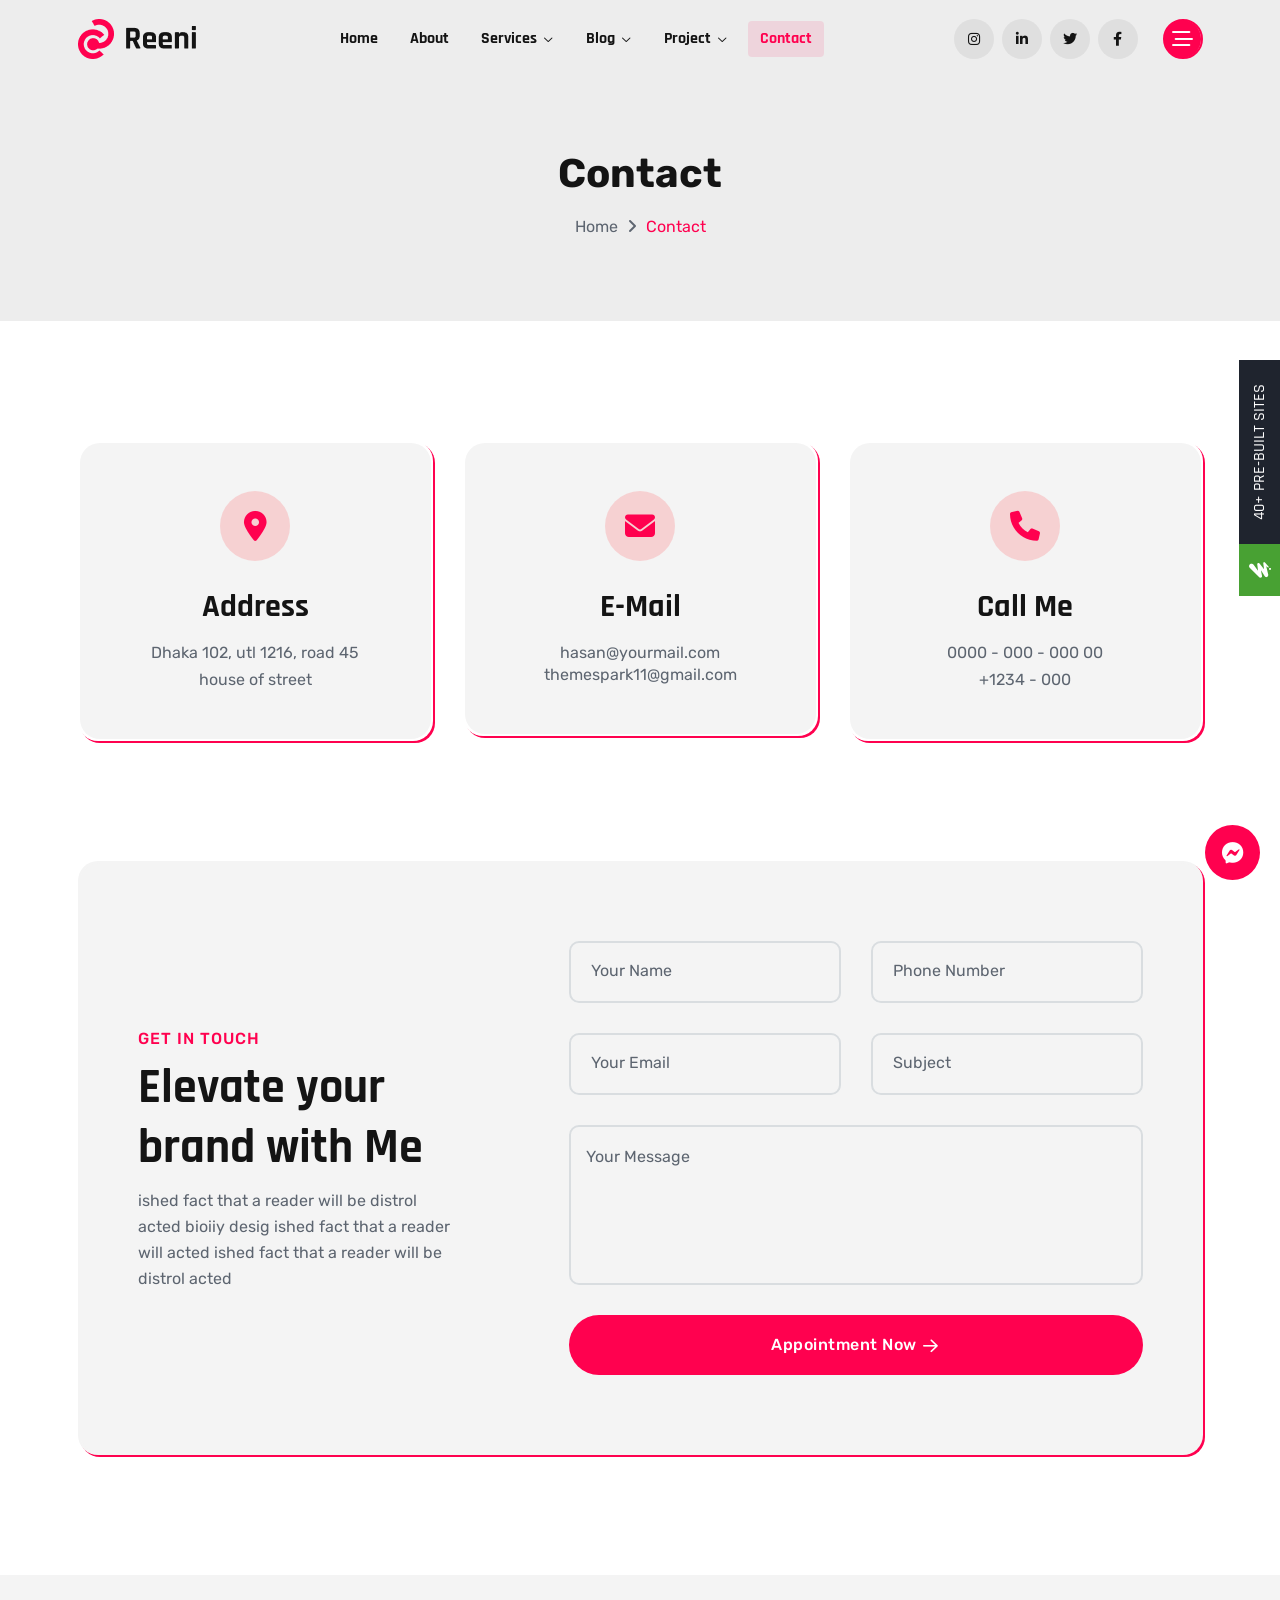
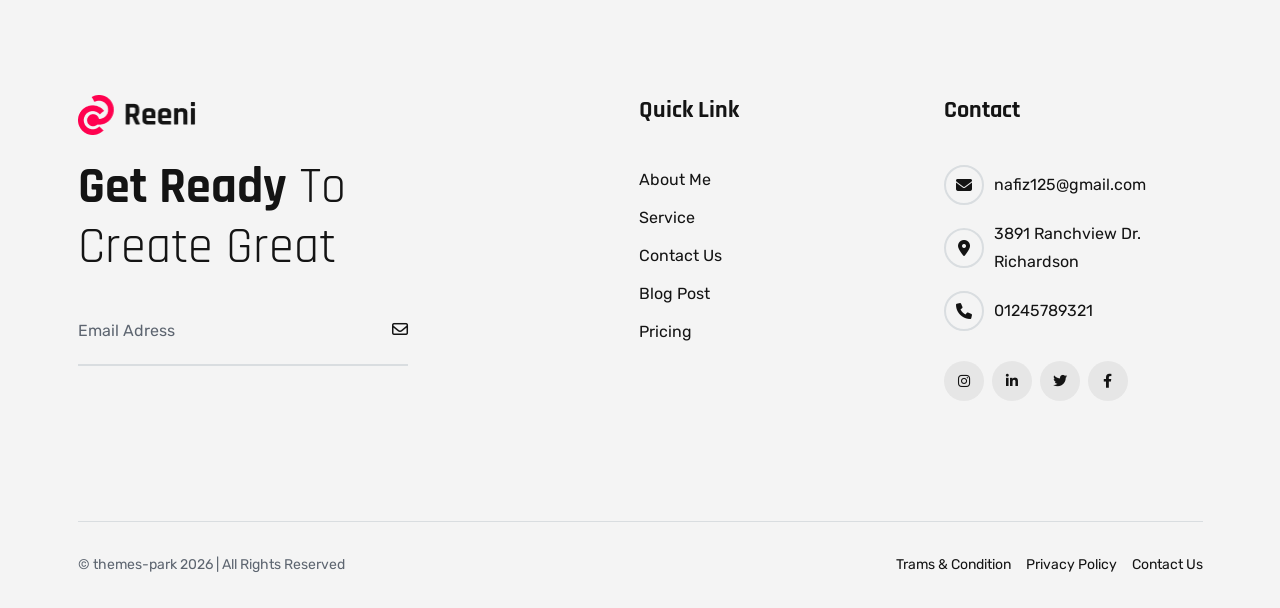
<file: ui/contact-white.html>
<!DOCTYPE html>
<html lang="en">

<head>
    <meta charset="UTF-8">
    <meta http-equiv="X-UA-Compatible" content="IE=edge">
    <meta name="viewport" content="width=device-width, initial-scale=1.0">
    <meta name="description" content="Reeni is a modern personal portfolio template for designers, developers, content writer, cleaner, programmer, fashion designer, model, Influencer and freelancers. Fully responsive, SEO-friendly, Bootstrap and easy to customize.">
    <link rel="shortcut icon" type="image/x-icon" href="assets/images/favicon.svg">
    <title>Contact Reeni - Personal Portfolio HTML Template | Freelancer & Developer Portfolio</title>
    <!-- Bootstrap min css -->
    <link rel="stylesheet" href="assets/css/vendor/fontawesome.css">
    <link rel="stylesheet" href="assets/css/plugins/swiper.css">
    <link rel="stylesheet" href="assets/css/plugins/odometer.css">
    <link rel="stylesheet" href="assets/css/vendor/animate.min.css">
    <link rel="stylesheet" href="assets/css/vendor/bootstrap.min.css">
    <!-- custom css -->
    <link rel="stylesheet" href="assets/css/style.css">
</head>

<body class="tmp-white-version">
    <!-- tpm-header-area start -->
    <header class="tmp-header-area-start header-one header--sticky header--transparent">
        <div class="container">
            <div class="row">
                <div class="col-lg-12">
                    <div class="header-content">
                        <div class="logo">
                            <a href="index-white.html">
                                <img class="logo-dark" src="assets/images/logo/logo-white.png" alt="Reeni - Personal Portfolio HTML Template for developers and freelancers">
                                <img class="logo-white" src="assets/images/logo/logo-white.png" alt="Reeni - Personal Portfolio HTML Template for developers and freelancers">
                            </a>
                        </div>
                        <nav class="tmp-mainmenu-nav d-none d-xl-block">
                            <ul class="tmp-mainmenu">
                                <li>
                                    <a href="#">Home
                                    </a>
                                    <!-- <ul class="submenu">
            <li><a href="index-white.html">Home 01</a></li>
            <li><a href="index-02-white.html">Home 02</a></li>
            <li><a href="index-03-white.html">Home 03</a></li>
            <li><a href="index-04-white.html">Home 04</a></li>
            <li><a href="index-05-white.html">Home 05</a></li>
            <li><a href="index-06-white.html">Home 06</a></li>
            <li><a href="index-07-white.html">Home 07</a></li>
            <li><a href="index-08-white.html">Home 08</a></li>
            <li><a href="index-09-white.html">Home 09</a></li>
            <li><a href="index-10-white.html">Home 10</a></li>
            <li><a href="index-11-white.html">Home 11</a></li>
            <li><a href="index-12-white.html">Home 12</a></li>
            <li><a href="index-13-white.html">Home 13</a></li>
        </ul> -->
                                </li>
                                <li>
                                    <a href="about-white.html">About</a>
                                </li>
                                <li class="has-dropdown">
                                    <a href="#">Services
                                        <i class="fa-regular fa-chevron-down"></i>
                                    </a>
                                    <ul class="submenu">
                                        <li><a href="service-white.html">Service</a></li>
                                        <li><a href="service-details-white.html">Service Details</a></li>
                                    </ul>
                                </li>
                                <li class="has-dropdown">
                                    <a href="#">Blog
                                        <i class="fa-regular fa-chevron-down"></i>
                                    </a>
                                    <ul class="submenu">
                                        <li><a href="blog-white.html">Blog Classic</a></li>
                                        <li><a href="blog-details-white.html">Blog Details</a></li>
                                    </ul>
                                </li>
                                <li class="has-dropdown">
                                    <a href="#">Project
                                        <i class="fa-regular fa-chevron-down"></i>
                                    </a>
                                    <ul class="submenu">
                                        <li><a href="project-white.html">Project</a></li>
                                        <li><a href="project-details-white.html">Project Details</a></li>
                                    </ul>
                                </li>
                                <li>
                                    <a href="contact-white.html">Contact</a>
                                </li>
                            </ul>

                        </nav>
                        <div class="tmp-header-right">
                            <div class="social-share-wrapper d-none d-md-block">
                                <div class="social-link">
                                    <a href="#"><i class="fa-brands fa-instagram"></i></a>
                                    <a href="#"><i class="fa-brands fa-linkedin-in"></i></a>
                                    <a href="#"><i class="fa-brands fa-twitter"></i></a>
                                    <a href="#"><i class="fa-brands fa-facebook-f"></i></a>
                                </div>
                            </div>
                            <div class="actions-area">
                                <div class="tmp-side-collups-area d-none d-xl-block">
                                    <button class="tmp-menu-bars tmp_button_active"><i class="fa-regular fa-bars-staggered"></i></button>
                                </div>
                                <div class="tmp-side-collups-area d-block d-xl-none">
                                    <button class="tmp-menu-bars humberger_menu_active"><i class="fa-regular fa-bars-staggered"></i></button>
                                </div>
                            </div>
                        </div>
                    </div>
                </div>
            </div>
        </div>
    </header>
    <!-- tpm-header-area end -->
    <div class="d-none d-xl-block">
        <div class="tmp-sidebar-area tmp_side_bar">
            <div class="inner">
                <div class="top-area">
                    <a href="index.html" class="logo">
                        <img class="logo-dark" src="assets/images/logo/white-logo-reeni.png" alt="Reeni - Personal Portfolio HTML Template for developers and freelancers">
                        <img class="logo-white" src="assets/images/logo/logo-white.png" alt="Reeni - Personal Portfolio HTML Template for developers and freelancers">
                    </a>
                    <div class="close-icon-area">
                        <button class="tmp-round-action-btn close_side_menu_active">
                            <i class="fa-sharp fa-light fa-xmark"></i>
                        </button>
                    </div>
                </div>
                <div class="content-wrapper">
                    <div class="image-area-feature">
                        <a href="index.html">
                            <img src="assets/images/logo/man.png" alt="personal-logo">
                        </a>
                    </div>
                    <h5 class="title mt--30">Freelancer delivering exceptional Webflow, and Next.js solutions.</h5>
                    <p class="disc">I am a skilled freelancer specializing in Webflow development, Figma design, and Next.js projects. I deliver creative, dynamic, and user-centric web solutions.
                    </p>
                    <div class="short-contact-area">
                        <!-- single contact information -->
                        <div class="single-contact">
                            <i class="fa-solid fa-phone"></i>
                            <div class="information tmp-link-animation">
                                <span>Call Now</span>
                                <a href="#" class="number">+92 (8800) - 98670</a>
                            </div>
                        </div>
                        <!-- single contact information end -->

                        <!-- single contact information -->
                        <div class="single-contact">
                            <i class="fa-solid fa-envelope"></i>
                            <div class="information tmp-link-animation">
                                <span>Mail Us</span>
                                <a href="#" class="number">example@info.com</a>
                            </div>
                        </div>
                        <!-- single contact information end -->

                        <!-- single contact information -->
                        <div class="single-contact">
                            <i class="fa-solid fa-location-crosshairs"></i>
                            <div class="information tmp-link-animation">
                                <span>My Address</span>
                                <span class="number">66 Broklyant, New York 3269</span>
                            </div>
                        </div>
                        <!-- single contact information end -->
                    </div>
                    <!-- social area start -->
                    <div class="social-wrapper mt--20">
                        <span class="subtitle">find with me</span>
                        <div class="social-link">
                            <a href="#"><i class="fa-brands fa-instagram"></i></a>
                            <a href="#"><i class="fa-brands fa-linkedin-in"></i></a>
                            <a href="#"><i class="fa-brands fa-twitter"></i></a>
                            <a href="#"><i class="fa-brands fa-facebook-f"></i></a>
                        </div>
                    </div>
                    <!-- social area end -->
                </div>
            </div>
        </div>
        <a class="overlay_close_side_menu close_side_menu_active" href="javascript:void(0);"></a>
    </div>

    <div class="d-block d-xl-none">
        <div class="tmp-popup-mobile-menu">
            <div class="inner">
                <div class="header-top">
                    <div class="logo">
                        <a href="index.html" class="logo-area">
                            <img class="logo-dark" src="assets/images/logo/white-logo-reeni.png" alt="Reeni - Personal Portfolio HTML Template for developers and freelancers">
                            <img class="logo-white" src="assets/images/logo/logo-white.png" alt="Reeni - Personal Portfolio HTML Template for developers and freelancers">
                        </a>

                    </div>
                    <div class="close-menu">
                        <button class="close-button tmp-round-action-btn">
                            <i class="fa-sharp fa-light fa-xmark"></i>
                        </button>
                    </div>
                </div>
                <ul class="tmp-mainmenu">
                    <li>
                        <a href="#">Home
                        </a>
                        <!-- <ul class="submenu">
            <li><a href="index-white.html">Home 01</a></li>
            <li><a href="index-02-white.html">Home 02</a></li>
            <li><a href="index-03-white.html">Home 03</a></li>
            <li><a href="index-04-white.html">Home 04</a></li>
            <li><a href="index-05-white.html">Home 05</a></li>
            <li><a href="index-06-white.html">Home 06</a></li>
            <li><a href="index-07-white.html">Home 07</a></li>
            <li><a href="index-08-white.html">Home 08</a></li>
            <li><a href="index-09-white.html">Home 09</a></li>
            <li><a href="index-10-white.html">Home 10</a></li>
            <li><a href="index-11-white.html">Home 11</a></li>
            <li><a href="index-12-white.html">Home 12</a></li>
            <li><a href="index-13-white.html">Home 13</a></li>
        </ul> -->
                    </li>
                    <li>
                        <a href="about-white.html">About</a>
                    </li>
                    <li class="has-dropdown">
                        <a href="#">Services
                            <i class="fa-regular fa-chevron-down"></i>
                        </a>
                        <ul class="submenu">
                            <li><a href="service-white.html">Service</a></li>
                            <li><a href="service-details-white.html">Service Details</a></li>
                        </ul>
                    </li>
                    <li class="has-dropdown">
                        <a href="#">Blog
                            <i class="fa-regular fa-chevron-down"></i>
                        </a>
                        <ul class="submenu">
                            <li><a href="blog-white.html">Blog Classic</a></li>
                            <li><a href="blog-details-white.html">Blog Details</a></li>
                        </ul>
                    </li>
                    <li class="has-dropdown">
                        <a href="#">Project
                            <i class="fa-regular fa-chevron-down"></i>
                        </a>
                        <ul class="submenu">
                            <li><a href="project-white.html">Project</a></li>
                            <li><a href="project-details-white.html">Project Details</a></li>
                        </ul>
                    </li>
                    <li>
                        <a href="contact-white.html">Contact</a>
                    </li>
                </ul>


                <div class="social-wrapper mt--40">
                    <span class="subtitle">find with me</span>
                    <div class="social-link">
                        <a href="#"><i class="fa-brands fa-instagram"></i></a>
                        <a href="#"><i class="fa-brands fa-linkedin-in"></i></a>
                        <a href="#"><i class="fa-brands fa-twitter"></i></a>
                        <a href="#"><i class="fa-brands fa-facebook-f"></i></a>
                    </div>
                </div>
                <!-- social area end -->



            </div>
        </div>
    </div>



    <!-- Breadcrumb Area Start -->
    <div class="breadcrumb-area breadcrumb-bg">
        <div class="container">
            <div class="row">
                <div class="col-lg-12">
                    <div class="breadcrumb-inner text-center">
                        <h1 class="title split-collab">Contact</h1>
                        <ul class="page-list">
                            <li class="tmp-breadcrumb-item"><a href="/">Home</a></li>
                            <li class="icon"><i class="fa-solid fa-angle-right"></i></li>
                            <li class="tmp-breadcrumb-item active">Contact</li>
                        </ul>
                    </div>
                </div>
            </div>
        </div>
    </div>
    <!-- Breadcrumb Area End -->
    <div class="contact-area-wrapper tmp-section-gap">
        <div class="container">
            <div class="contact-info-wrap">
                <div class="row">
                    <div class="col-lg-4 col-md-6">
                        <div class="contact-info tmp-scroll-trigger tmponhover tmp-fade-in animation-order-1">
                            <div class="contact-icon">
                                <i class="fa-solid fa-location-dot"></i>
                            </div>
                            <h3 class="title">Address</h3>
                            <p class="para">Dhaka 102, utl 1216, road 45</p>
                            <p class="para">house of street</p>
                        </div>
                    </div>
                    <div class="col-lg-4 col-md-6">
                        <div class="contact-info tmp-scroll-trigger tmponhover tmp-fade-in animation-order-2">
                            <div class="contact-icon">
                                <i class="fa-solid fa-envelope"></i>
                            </div>
                            <h3 class="title">E-mail</h3>
                            <a href="mailto:themespark11@gmail.com">
                                <p class="para">hasan@yourmail.com</p>
                            </a>
                            <a href="mailto:themespark11@gmail.com">
                                <p class="para">themespark11@gmail.com</p>
                            </a>
                        </div>
                    </div>
                    <div class="col-lg-4 col-md-6">
                        <div class="contact-info tmp-scroll-trigger tmponhover tmp-fade-in animation-order-3">
                            <div class="contact-icon">
                                <i class="fa-solid fa-phone"></i>
                            </div>
                            <h3 class="title">Call Me</h3>
                            <p class="para">0000 - 000 - 000 00</p>
                            <p class="para">+1234 - 000</p>
                        </div>
                    </div>
                </div>
            </div>
        </div>

        <!-- Tpm Get In touch start -->
        <section class="get-in-touch-area tmp-section-gapTop">
            <div class="container">
                <div class="contact-get-in-touch-wrap">
                    <div class="get-in-touch-wrapper tmponhover">
                        <div class="row g-5 align-items-center">
                            <div class="col-lg-5">
                                <div class="section-head text-align-left">
                                    <div class="section-sub-title tmp-scroll-trigger tmp-fade-in animation-order-1">
                                        <span class="subtitle">GET IN TOUCH</span>
                                    </div>
                                    <h2 class="title split-collab tmp-scroll-trigger tmp-fade-in animation-order-2">Elevate your brand with Me </h2>
                                    <p class="description tmp-scroll-trigger tmp-fade-in animation-order-3">ished fact that a reader will be
                                        distrol acted bioiiy desig
                                        ished fact that a reader will acted ished fact that a reader will be distrol
                                        acted </p>
                                </div>
                            </div>
                            <div class="col-lg-7">
                                <div class="contact-inner">
                                    <div class="contact-form">
                                        <div id="form-messages" class="error"></div>
                                        <form class="tmp-dynamic-form" id="contact-form" method="POST" action="mailer.php">
                                            <div class="contact-form-wrapper row">
                                                <div class="col-lg-6">
                                                    <div class="form-group">
                                                        <input class="input-field" name="name" id="contact-name" placeholder="Your Name" type="text" required>
                                                    </div>
                                                </div>

                                                <div class="col-lg-6">
                                                    <div class="form-group">
                                                        <input class="input-field" id="contact-phone" placeholder="Phone Number" type="number" required>
                                                    </div>
                                                </div>

                                                <div class="col-lg-6">
                                                    <div class="form-group">
                                                        <input class="input-field" id="contact-email" name="email" placeholder="Your Email" type="email" required>
                                                    </div>
                                                </div>

                                                <div class="col-lg-6">
                                                    <div class="form-group">
                                                        <input class="input-field" type="text" id="subject" name="subject" placeholder="Subject">
                                                    </div>
                                                </div>

                                                <div class="col-lg-12">
                                                    <div class="form-group">
                                                        <textarea class="input-field" placeholder="Your Message" name="message" id="contact-message" required></textarea>
                                                    </div>
                                                </div>

                                                <div class="col-lg-12">
                                                    <div class="tmp-button-here">
                                                        <button class="tmp-btn hover-icon-reverse radius-round w-100" name="submit" type="submit" id="submit">
                                                            <span class="icon-reverse-wrapper">
                                        <span class="btn-text">Appointment Now</span>
                                                            <span class="btn-icon"><i class="fa-sharp fa-regular fa-arrow-right"></i></span>
                                                            <span class="btn-icon"><i class="fa-sharp fa-regular fa-arrow-right"></i></span>
                                                            </span>
                                                        </button>
                                                    </div>
                                                </div>
                                            </div>
                                        </form>
                                    </div>
                                </div>
                            </div>
                        </div>
                    </div>
                </div>
            </div>
        </section>
        <!-- Tpm Get In touch End -->

    </div>
    <!-- Start Footer Area  -->
    <footer class="footer-area footer-style-one-wrapper  tmp-section-gap">
        <div class="container">
            <div class="footer-main footer-style-one">
                <div class="row g-5">
                    <div class="col-lg-5 col-md-6">
                        <div class="single-footer-wrapper border-right mr--20">
                            <div class="logo">
                                <a href="index.html">
                                    <img src="assets/images/logo/logo-white.png" alt="Reeni - Personal Portfolio HTML Template for developers and freelancers">
                                </a>
                            </div>
                            <p class="description"><span>Get Ready</span> To <br> Create Great</p>
                            <form action="#" class="newsletter-form-1 mt--40">
                                <input type="email" placeholder="Email Adress">
                                <span class="form-icon"><i class="fa-regular fa-envelope"></i></span>
                            </form>
                        </div>
                    </div>
                    <div class="col-lg-4 col-md-6">
                        <div class="single-footer-wrapper quick-link-wrap">
                            <h5 class="ft-title">Quick Link</h5>
                            <ul class="ft-link tmp-link-animation">
                                <li>
                                    <a href="about.html">About Me</a>
                                </li>
                                <li>
                                    <a href="team.html">Service</a>
                                </li>
                                <li>
                                    <a href="service.html">Contact Us</a>
                                </li>
                                <li>
                                    <a href="blog.html">Blog Post</a>
                                </li>
                                <li>
                                    <a href="contact.html">Pricing</a>
                                </li>
                            </ul>
                        </div>
                    </div>
                    <div class="col-lg-3 col-md-6">
                        <div class="single-footer-wrapper contact-wrap">
                            <h5 class="ft-title">Contact </h5>
                            <ul class="ft-link tmp-link-animation">
                                <li><span class="ft-icon"><i class="fa-solid fa-envelope"></i></span><a href="#">nafiz125@gmail.com</a></li>
                                <li><span class="ft-icon"><i class="fa-solid fa-location-dot"></i></span>3891
                                    Ranchview Dr. Richardson</li>
                                <li><span class="ft-icon"><i class="fa-solid fa-phone"></i></span><a href="#">01245789321</a></li>
                            </ul>
                            <div class="social-link footer">
                                <a href="#"><i class="fa-brands fa-instagram"></i></a>
                                <a href="#"><i class="fa-brands fa-linkedin-in"></i></a>
                                <a href="#"><i class="fa-brands fa-twitter"></i></a>
                                <a href="#"><i class="fa-brands fa-facebook-f"></i></a>
                            </div>
                        </div>
                    </div>
                </div>
            </div>
        </div>
        <div class="footer-bg-img">
            <img src="assets/images/footer/footer-bg-img.png" alt="footer-img">
        </div>
    </footer>
    <div class="copyright-area-one">
        <div class="container">
            <div class="row">
                <div class="col-lg-12">
                    <div class="main-wrapper">
                        <p class="copy-right-para">© themes-park <script>
                                document.write(new Date().getFullYear())
                            </script> | All Rights Reserved</p>
                        <ul>
                            <li><a href="#">Trams & Condition</a></li>
                            <li><a href="#">Privacy Policy</a></li>
                            <li><a href="#">Contact Us</a></li>
                        </ul>
                    </div>
                </div>
            </div>
        </div>
    </div>
    <!-- End Footer Area  -->



    <!-- ready chatting option via email -->
    <div class="ready-chatting-option tmp-ready-chat">
        <input type="checkbox" id="click">
        <label for="click">
            <i class="fab fa-facebook-messenger"></i>
            <i class="fas fa-times"></i>
        </label>
        <div class="wrapper">
            <div class="head-text">
                Let's chat with me? - Online
            </div>
            <div class="chat-box">
                <div class="desc-text">
                    Please fill out the form below to start chatting with me directly.
                </div>
                <form class="tmp-dynamic-form" action="#">
                    <div class="field">
                        <input class="input-field" name="name" placeholder="Your Name" type="text" required>
                    </div>
                    <div class="field">
                        <input class="input-field" name="email" placeholder="Your Email" type="email" required>
                    </div>
                    <div class="field textarea">
                        <textarea class="input-field" placeholder="Your Message" name="message" required></textarea>
                    </div>
                    <div class="field">
                        <button name="submit" type="submit">Send Message</button>
                    </div>
                </form>
            </div>
        </div>
    </div>
    <!-- ready chatting option via email end -->
    <!-- progress area start -->
    <div class="scrollToTop" style="display: block;">
        <div class="arrowUp">
            <i class="fa-light fa-arrow-up"></i>
        </div>
        <div class="water" style="transform: translate(0px, 87%);">
            <svg viewBox="0 0 560 20" class="water_wave water_wave_back">
                <use xlink:href="#wave"></use>
            </svg>
            <svg viewBox="0 0 560 20" class="water_wave water_wave_front">
                <use xlink:href="#wave"></use>
            </svg>
            <svg version="1.1" xmlns="http://www.w3.org/2000/svg" xmlns:xlink="http://www.w3.org/1999/xlink" viewBox="0 0 560 20" style="display: none;">
                <symbol id="wave">
                    <path d="M420,20c21.5-0.4,38.8-2.5,51.1-4.5c13.4-2.2,26.5-5.2,27.3-5.4C514,6.5,518,4.7,528.5,2.7c7.1-1.3,17.9-2.8,31.5-2.7c0,0,0,0,0,0v20H420z" fill="#FF014F"></path>
                    <path d="M420,20c-21.5-0.4-38.8-2.5-51.1-4.5c-13.4-2.2-26.5-5.2-27.3-5.4C326,6.5,322,4.7,311.5,2.7C304.3,1.4,293.6-0.1,280,0c0,0,0,0,0,0v20H420z" fill="#FF014F"></path>
                    <path d="M140,20c21.5-0.4,38.8-2.5,51.1-4.5c13.4-2.2,26.5-5.2,27.3-5.4C234,6.5,238,4.7,248.5,2.7c7.1-1.3,17.9-2.8,31.5-2.7c0,0,0,0,0,0v20H140z" fill="#FF014F"></path>
                    <path d="M140,20c-21.5-0.4-38.8-2.5-51.1-4.5c-13.4-2.2-26.5-5.2-27.3-5.4C46,6.5,42,4.7,31.5,2.7C24.3,1.4,13.6-0.1,0,0c0,0,0,0,0,0l0,20H140z" fill="#FF014F"></path>
                </symbol>
            </svg>

        </div>
    </div>
    <!-- progress area end -->
    <!-- <div class="tmp-right-demo">
    <button class="demo-button">
        <p class="mb--0">48</p>
        <span class="text">Demos</span>
    </button>
</div> -->


    <div class="demo-button-wrapper">
        <div class="buy-theme">
            <a href="https://themeforest.net/item/reeni-personal-portfolio-html-template/56387656" target="_blank">
                <div class="theme-wrapper">
                    <div>
                        <svg width="22" height="22" viewBox="0 0 20 20" fill="none" xmlns="http://www.w3.org/2000/svg">
                            <path d="M10.9854 19.9999C11.479 19.9999 11.8791 19.5998 11.8791 19.1063C11.8791 18.6127 11.479 18.2126 10.9854 18.2126C10.4919 18.2126 10.0918 18.6127 10.0918 19.1063C10.0918 19.5998 10.4919 19.9999 10.9854 19.9999Z" fill="white">
                            </path>
                            <path d="M16.1233 13.0134L11.0833 13.5539C10.9895 13.5633 10.9427 13.4477 11.0177 13.3883L15.9483 9.54819C16.267 9.28572 16.4732 8.87952 16.3857 8.44208C16.2983 7.77341 15.7452 7.33597 15.0453 7.42346L9.68658 8.20773C9.59284 8.22023 9.54285 8.1015 9.61784 8.04213L14.9297 3.98639C15.9764 3.17087 16.0639 1.57107 15.1047 0.639933C14.2329 -0.231832 12.8331 -0.203711 11.9613 0.668055L3.403 9.37634C3.08429 9.72629 2.93743 10.1919 3.02492 10.6855C3.17178 11.4729 3.95605 11.9948 4.74345 11.851L9.3585 10.9105C9.45849 10.8886 9.5116 11.023 9.42724 11.0792L4.30913 14.357C3.66859 14.7632 3.378 15.4912 3.5811 16.2192C3.7842 17.1785 4.74658 17.7315 5.67771 17.5003L13.3299 15.6162C13.4174 15.5943 13.4799 15.6943 13.4236 15.763L12.23 17.2378C11.9113 17.644 12.4331 18.1971 12.8706 17.8784L16.8013 14.6475C17.5012 14.0664 17.0357 12.929 16.1326 13.0165L16.1233 13.0134Z" fill="white"></path>
                        </svg>
                    </div>
                </div>
            </a>
        </div>
        <div class="all-demo show-demo">
            <div class="demos">
                <div class="theme-wrapper">
                    <div>40+ Pre-built sites</div>
                </div>
            </div>
        </div>
    </div>


    <div class="demo-modal-area">
        <div class="wrapper">
            <div class="tmp-modal-inner">
                <div class="close-icon">
                    <button class="demo-close-btn"><span><i class="fa-sharp fa-light fa-xmark"></i></span></button>
                </div>
                <div class="demo-top text-center">
                    <h4 class="title">Reeni</h4>
                    <p class="subtitle">A personal portfolio website is your digital resume—a place to showcase your work,
                        skills, and achievements.</p>
                </div>
                <ul class="popuptab-area nav nav-tabs" id="popuptab" role="tablist">
                    <li class="nav-item">
                        <a class="nav-link active demo-dark" id="demodark-tab" data-bs-toggle="tab" href="#demodark" role="tab" aria-controls="demodark" aria-selected="true">Dark Demo</a>
                    </li>
                    <li class="nav-item">
                        <a class="nav-link demo-light" id="demolight-tab" data-bs-toggle="tab" href="#demolight" role="tab" aria-controls="demolight" aria-selected="false">Light Demo</a>
                    </li>
                </ul>
                <div class="tab-content" id="popuptabContent">
                    <div class="tab-pane show active" id="demodark" role="tabpanel" aria-labelledby="demodark-tab">
                        <div class="content">
                            <div class="row">

                                <!-- Start Single Content  -->
                                <div class="col-lg-4 col-md-6 col-12">
                                    <div class="single-demo">
                                        <div class="inner">
                                            <div class="thumbnail">
                                                <a href="index.html">
                                                    <img class="w-100" src="assets/images/demo/home-1.png" alt="Personal Portfolio">
                                                    <span class="overlay-content">
                                                    <span class="overlay-text">View Demo <i
                                                            class="feather-external-link"></i></span>
                                                    </span>
                                                </a>
                                            </div>
                                            <div class="inner">
                                                <h3 class="title"><a href="index.html">Main Demo</a></h3>
                                            </div>
                                        </div>
                                    </div>
                                </div>
                                <!-- End Single Content  -->

                                <!-- Start Single Content  -->
                                <div class="col-lg-4 col-md-6 col-12">
                                    <div class="single-demo">
                                        <div class="inner">
                                            <div class="thumbnail">
                                                <a href="index-02.html">
                                                    <img class="w-100" src="assets/images/demo/home-2.png" alt="Personal Portfolio">
                                                    <span class="overlay-content">
                                                    <span class="overlay-text">View Demo <i
                                                            class="feather-external-link"></i></span>
                                                    </span>
                                                </a>
                                            </div>
                                            <div class="inner">
                                                <h3 class="title"><a href="index-02.html">Demo 02</a></h3>
                                            </div>
                                        </div>
                                    </div>
                                </div>
                                <!-- End Single Content  -->

                                <!-- Start Single Content  -->
                                <div class="col-lg-4 col-md-6 col-12">
                                    <div class="single-demo">
                                        <div class="inner">
                                            <div class="thumbnail">
                                                <a href="index-03.html">
                                                    <img class="w-100" src="assets/images/demo/home-3.png" alt="Personal Portfolio">
                                                    <span class="overlay-content">
                                                    <span class="overlay-text">View Demo <i
                                                            class="feather-external-link"></i></span>
                                                    </span>
                                                </a>
                                            </div>
                                            <div class="inner">
                                                <h3 class="title"><a href="index-03.html">Demo 03</a></h3>
                                            </div>
                                        </div>
                                    </div>
                                </div>
                                <!-- End Single Content  -->

                                <!-- Start Single Content  -->
                                <div class="col-lg-4 col-md-6 col-12">
                                    <div class="single-demo">
                                        <div class="inner">
                                            <div class="thumbnail">
                                                <a href="index-04.html">
                                                    <img class="w-100" src="assets/images/demo/home-4.png" alt="Personal Portfolio">
                                                    <span class="overlay-content">
                                                    <span class="overlay-text">View Demo <i
                                                            class="feather-external-link"></i></span>
                                                    </span>
                                                </a>
                                            </div>
                                            <div class="inner">
                                                <h3 class="title"><a href="index-04.html">Demo 04</a></h3>
                                            </div>
                                        </div>
                                    </div>
                                </div>
                                <!-- End Single Content  -->

                                <!-- Start Single Content  -->
                                <div class="col-lg-4 col-md-6 col-12">
                                    <div class="single-demo">
                                        <div class="inner">
                                            <div class="thumbnail">
                                                <a href="index-05.html">
                                                    <img class="w-100" src="assets/images/demo/home-5.png" alt="Personal Portfolio">
                                                    <span class="overlay-content">
                                                    <span class="overlay-text">View Demo <i
                                                            class="feather-external-link"></i></span>
                                                    </span>
                                                </a>
                                            </div>
                                            <div class="inner">
                                                <h3 class="title"><a href="index-05.html">Demo 05</a></h3>
                                            </div>
                                        </div>
                                    </div>
                                </div>
                                <!-- End Single Content  -->

                                <!-- Start Single Content  -->
                                <div class="col-lg-4 col-md-6 col-12">
                                    <div class="single-demo">
                                        <div class="inner">
                                            <div class="thumbnail">
                                                <a href="index-06.html">
                                                    <img class="w-100" src="assets/images/demo/home-6.png" alt="Personal Portfolio">
                                                    <span class="overlay-content">
                                                    <span class="overlay-text">View Demo <i
                                                            class="feather-external-link"></i></span>
                                                    </span>
                                                </a>
                                            </div>
                                            <div class="inner">
                                                <h3 class="title"><a href="index-06.html">Demo 06</a></h3>
                                            </div>
                                        </div>
                                    </div>
                                </div>
                                <!-- End Single Content  -->

                                <!-- Start Single Content  -->
                                <div class="col-lg-4 col-md-6 col-12">
                                    <div class="single-demo">
                                        <div class="inner">
                                            <div class="thumbnail">
                                                <a href="index-07.html">
                                                    <img class="w-100" src="assets/images/demo/home-7.png" alt="Personal Portfolio">
                                                    <span class="overlay-content">
                                                    <span class="overlay-text">View Demo <i
                                                            class="feather-external-link"></i></span>
                                                    </span>
                                                </a>
                                            </div>
                                            <div class="inner">
                                                <h3 class="title"><a href="index-07.html">Demo 07</a></h3>
                                            </div>
                                        </div>
                                    </div>
                                </div>
                                <!-- End Single Content  -->

                                <!-- Start Single Content  -->
                                <div class="col-lg-4 col-md-6 col-12">
                                    <div class="single-demo">
                                        <div class="inner">
                                            <div class="thumbnail">
                                                <a href="index-08.html">
                                                    <img class="w-100" src="assets/images/demo/home-8.png" alt="Personal Portfolio">
                                                    <span class="overlay-content">
                                                    <span class="overlay-text">View Demo <i
                                                            class="feather-external-link"></i></span>
                                                    </span>
                                                </a>
                                            </div>
                                            <div class="inner">
                                                <h3 class="title"><a href="index-08.html">Demo 08</a></h3>
                                            </div>
                                        </div>
                                    </div>
                                </div>
                                <!-- End Single Content  -->

                                <!-- Start Single Content  -->
                                <div class="col-lg-4 col-md-6 col-12">
                                    <div class="single-demo">
                                        <div class="inner">
                                            <div class="thumbnail">
                                                <a href="index-09.html">
                                                    <img class="w-100" src="assets/images/demo/home-9.png" alt="Personal Portfolio">
                                                    <span class="overlay-content">
                                                    <span class="overlay-text">View Demo <i
                                                            class="feather-external-link"></i></span>
                                                    </span>
                                                </a>
                                            </div>
                                            <div class="inner">
                                                <h3 class="title"><a href="index-09.html">Demo 09</a></h3>
                                            </div>
                                        </div>
                                    </div>
                                </div>
                                <!-- End Single Content  -->

                                <!-- Start Single Content  -->
                                <div class="col-lg-4 col-md-6 col-12">
                                    <div class="single-demo">
                                        <div class="inner">
                                            <div class="thumbnail">
                                                <a href="index-10.html">
                                                    <img class="w-100" src="assets/images/demo/home-10.png" alt="Personal Portfolio">
                                                    <span class="overlay-content">
                                                    <span class="overlay-text">View Demo <i
                                                            class="feather-external-link"></i></span>
                                                    </span>
                                                </a>
                                            </div>
                                            <div class="inner">
                                                <h3 class="title"><a href="index-10.html">Demo 10</a></h3>
                                            </div>
                                        </div>
                                    </div>
                                </div>
                                <!-- End Single Content  -->

                                <!-- Start Single Content  -->
                                <div class="col-lg-4 col-md-6 col-12">
                                    <div class="single-demo">
                                        <div class="inner">
                                            <div class="thumbnail">
                                                <a href="index-11.html">
                                                    <img class="w-100" src="assets/images/demo/home-11.png" alt="Personal Portfolio">
                                                    <span class="overlay-content">
                                                    <span class="overlay-text">View Demo <i
                                                            class="feather-external-link"></i></span>
                                                    </span>
                                                </a>
                                            </div>
                                            <div class="inner">
                                                <h3 class="title"><a href="index-11.html">Demo 11</a></h3>
                                            </div>
                                        </div>
                                    </div>
                                </div>
                                <!-- End Single Content  -->

                                <!-- Start Single Content  -->
                                <div class="col-lg-4 col-md-6 col-12">
                                    <div class="single-demo">
                                        <div class="inner">
                                            <div class="thumbnail">
                                                <a href="index-12.html">
                                                    <img class="w-100" src="assets/images/demo/home-12.png" alt="Personal Portfolio">
                                                    <span class="overlay-content">
                                                    <span class="overlay-text">View Demo <i
                                                            class="feather-external-link"></i></span>
                                                    </span>
                                                </a>
                                            </div>
                                            <div class="inner">
                                                <h3 class="title"><a href="index-12.html">Demo 12</a></h3>
                                            </div>
                                        </div>
                                    </div>
                                </div>
                                <!-- End Single Content  -->

                                <!-- Start Single Content  -->
                                <div class="col-lg-4 col-md-6 col-12">
                                    <div class="single-demo">
                                        <div class="inner">
                                            <div class="thumbnail">
                                                <a href="index-13.html">
                                                    <img class="w-100" src="assets/images/demo/home-13.png" alt="Personal Portfolio">
                                                    <span class="overlay-content">
                                                    <span class="overlay-text">View Demo <i
                                                            class="feather-external-link"></i></span>
                                                    </span>
                                                </a>
                                            </div>
                                            <div class="inner">
                                                <h3 class="title"><a href="index-13.html">Demo 13</a></h3>
                                            </div>
                                        </div>
                                    </div>
                                </div>
                                <!-- End Single Content  -->

                                <!-- Start Single Content  -->
                                <div class="col-lg-4 col-md-6 col-12">
                                    <div class="single-demo">
                                        <div class="inner">
                                            <div class="thumbnail">
                                                <a href="index-14.html">
                                                    <img class="w-100" src="assets/images/demo/home-14.png" alt="Personal Portfolio">
                                                    <span class="overlay-content">
                                                    <span class="overlay-text">View Demo <i
                                                            class="feather-external-link"></i></span>
                                                    </span>
                                                </a>
                                            </div>
                                            <div class="inner">
                                                <h3 class="title"><a href="index-14.html">Demo 14</a></h3>
                                            </div>
                                        </div>
                                    </div>
                                </div>
                                <!-- End Single Content  -->

                                <!-- Start Single Content  -->
                                <div class="col-lg-4 col-md-6 col-12">
                                    <div class="single-demo">
                                        <div class="inner">
                                            <div class="thumbnail">
                                                <a href="index-15.html">
                                                    <img class="w-100" src="assets/images/demo/home-15.png" alt="Personal Portfolio">
                                                    <span class="overlay-content">
                                                    <span class="overlay-text">View Demo <i
                                                            class="feather-external-link"></i></span>
                                                    </span>
                                                </a>
                                            </div>
                                            <div class="inner">
                                                <h3 class="title"><a href="index-15.html">Demo 15</a></h3>
                                            </div>
                                        </div>
                                    </div>
                                </div>
                                <!-- End Single Content  -->
                                <!-- Start Single Content  -->
                                <div class="col-lg-4 col-md-6 col-12">
                                    <div class="single-demo">
                                        <div class="inner">
                                            <div class="thumbnail">
                                                <a href="index-16.html">
                                                    <img class="w-100" src="assets/images/demo/home-16.png" alt="Personal Portfolio">
                                                    <span class="overlay-content">
                                                    <span class="overlay-text">View Demo <i
                                                            class="feather-external-link"></i></span>
                                                    </span>
                                                </a>
                                            </div>
                                            <div class="inner">
                                                <h3 class="title"><a href="index-16.html">Demo 16</a></h3>
                                            </div>
                                        </div>
                                    </div>
                                </div>
                                <!-- End Single Content  -->
                                <!-- Start Single Content  -->
                                <div class="col-lg-4 col-md-6 col-12">
                                    <div class="single-demo">
                                        <div class="inner">
                                            <div class="thumbnail">
                                                <a href="index-17.html">
                                                    <img class="w-100" src="assets/images/demo/home-17.png" alt="Personal Portfolio">
                                                    <span class="overlay-content">
                                                    <span class="overlay-text">View Demo <i
                                                            class="feather-external-link"></i></span>
                                                    </span>
                                                </a>
                                            </div>
                                            <div class="inner">
                                                <h3 class="title"><a href="index-17.html">Demo 17</a></h3>
                                            </div>
                                        </div>
                                    </div>
                                </div>
                                <!-- End Single Content  -->
                                <!-- Start Single Content  -->
                                <div class="col-lg-4 col-md-6 col-12">
                                    <div class="single-demo">
                                        <div class="inner">
                                            <div class="thumbnail">
                                                <a href="index-18.html">
                                                    <img class="w-100" src="assets/images/demo/home-18.png" alt="Personal Portfolio">
                                                    <span class="overlay-content">
                                                    <span class="overlay-text">View Demo <i
                                                            class="feather-external-link"></i></span>
                                                    </span>
                                                </a>
                                            </div>
                                            <div class="inner">
                                                <h3 class="title"><a href="index-18.html">Demo 18</a></h3>
                                            </div>
                                        </div>
                                    </div>
                                </div>
                                <!-- End Single Content  -->
                                <!-- Start Single Content  -->
                                <div class="col-lg-4 col-md-6 col-12">
                                    <div class="single-demo">
                                        <div class="inner">
                                            <div class="thumbnail">
                                                <a href="index-19.html">
                                                    <img class="w-100" src="assets/images/demo/home-19.png" alt="Personal Portfolio">
                                                    <span class="overlay-content">
                                                    <span class="overlay-text">View Demo <i
                                                            class="feather-external-link"></i></span>
                                                    </span>
                                                </a>
                                            </div>
                                            <div class="inner">
                                                <h3 class="title"><a href="index-19.html">Demo 19</a></h3>
                                            </div>
                                        </div>
                                    </div>
                                </div>
                                <!-- End Single Content  -->
                                <!-- Start Single Content  -->
                                <div class="col-lg-4 col-md-6 col-12">
                                    <div class="single-demo">
                                        <div class="inner">
                                            <div class="thumbnail">
                                                <a href="index-20.html">
                                                    <img class="w-100" src="assets/images/demo/home-20.png" alt="Personal Portfolio">
                                                    <span class="overlay-content">
                                                    <span class="overlay-text">View Demo <i
                                                            class="feather-external-link"></i></span>
                                                    </span>
                                                </a>
                                            </div>
                                            <div class="inner">
                                                <h3 class="title"><a href="index-20.html">Demo 20</a></h3>
                                            </div>
                                        </div>
                                    </div>
                                </div>
                                <!-- End Single Content  -->
                                <!-- Start Single Content  -->
                                <div class="col-lg-4 col-md-6 col-12">
                                    <div class="single-demo">
                                        <div class="inner">
                                            <div class="thumbnail">
                                                <a href="#">
                                                    <img class="w-100" src="assets/images/demo/coming-soon.png" alt="Personal Portfolio">
                                                    <span class="overlay-content">
                                                    <span class="overlay-text">View Demo <i
                                                            class="feather-external-link"></i></span>
                                                    </span>
                                                </a>
                                            </div>
                                            <div class="inner">
                                                <h3 class="title"><a href="#">Demo 21</a></h3>
                                            </div>
                                        </div>
                                    </div>
                                </div>
                                <!-- End Single Content  -->



                            </div>
                        </div>
                    </div>


                    <div class="tab-pane" id="demolight" role="tabpanel" aria-labelledby="demolight-tab">
                        <div class="content">
                            <div class="row">

                                <!-- Start Single Content  -->
                                <div class="col-lg-4 col-md-6 col-12">
                                    <div class="single-demo">
                                        <div class="inner">
                                            <div class="thumbnail">
                                                <a href="index-white.html">
                                                    <img class="w-100" src="assets/images/demo/home-1-white.png" alt="Personal Portfolio">
                                                    <span class="overlay-content">
                                                    <span class="overlay-text">View Demo <i
                                                            class="feather-external-link"></i></span>
                                                    </span>
                                                </a>
                                            </div>
                                            <div class="inner">
                                                <h3 class="title"><a href="index-white.html">Main Demo</a></h3>
                                            </div>
                                        </div>
                                    </div>
                                </div>
                                <!-- End Single Content  -->

                                <!-- Start Single Content  -->
                                <div class="col-lg-4 col-md-6 col-12">
                                    <div class="single-demo">
                                        <div class="inner">
                                            <div class="thumbnail">
                                                <a href="index-02-white.html">
                                                    <img class="w-100" src="assets/images/demo/home-2-white.png" alt="Personal Portfolio">
                                                    <span class="overlay-content">
                                                    <span class="overlay-text">View Demo <i
                                                            class="feather-external-link"></i></span>
                                                    </span>
                                                </a>
                                            </div>
                                            <div class="inner">
                                                <h3 class="title"><a href="index-02-white.html">Demo 02</a></h3>
                                            </div>
                                        </div>
                                    </div>
                                </div>
                                <!-- End Single Content  -->

                                <!-- Start Single Content  -->
                                <div class="col-lg-4 col-md-6 col-12">
                                    <div class="single-demo">
                                        <div class="inner">
                                            <div class="thumbnail">
                                                <a href="index-03-white.html">
                                                    <img class="w-100" src="assets/images/demo/home-3-white.png" alt="Personal Portfolio">
                                                    <span class="overlay-content">
                                                    <span class="overlay-text">View Demo <i
                                                            class="feather-external-link"></i></span>
                                                    </span>
                                                </a>
                                            </div>
                                            <div class="inner">
                                                <h3 class="title"><a href="index-03-white.html">Demo 03</a></h3>
                                            </div>
                                        </div>
                                    </div>
                                </div>
                                <!-- End Single Content  -->

                                <!-- Start Single Content  -->
                                <div class="col-lg-4 col-md-6 col-12">
                                    <div class="single-demo">
                                        <div class="inner">
                                            <div class="thumbnail">
                                                <a href="index-04-white.html">
                                                    <img class="w-100" src="assets/images/demo/home-4-white.png" alt="Personal Portfolio">
                                                    <span class="overlay-content">
                                                    <span class="overlay-text">View Demo <i
                                                            class="feather-external-link"></i></span>
                                                    </span>
                                                </a>
                                            </div>
                                            <div class="inner">
                                                <h3 class="title"><a href="index-04-white.html">Demo 04</a></h3>
                                            </div>
                                        </div>
                                    </div>
                                </div>
                                <!-- End Single Content  -->

                                <!-- Start Single Content  -->
                                <div class="col-lg-4 col-md-6 col-12">
                                    <div class="single-demo">
                                        <div class="inner">
                                            <div class="thumbnail">
                                                <a href="index-05-white.html">
                                                    <img class="w-100" src="assets/images/demo/home-5-white.png" alt="Personal Portfolio">
                                                    <span class="overlay-content">
                                                    <span class="overlay-text">View Demo <i
                                                            class="feather-external-link"></i></span>
                                                    </span>
                                                </a>
                                            </div>
                                            <div class="inner">
                                                <h3 class="title"><a href="index-05-white.html">Demo 05</a></h3>
                                            </div>
                                        </div>
                                    </div>
                                </div>
                                <!-- End Single Content  -->

                                <!-- Start Single Content  -->
                                <div class="col-lg-4 col-md-6 col-12">
                                    <div class="single-demo">
                                        <div class="inner">
                                            <div class="thumbnail">
                                                <a href="index-06-white.html">
                                                    <img class="w-100" src="assets/images/demo/home-6-white.png" alt="Personal Portfolio">
                                                    <span class="overlay-content">
                                                    <span class="overlay-text">View Demo <i
                                                            class="feather-external-link"></i></span>
                                                    </span>
                                                </a>
                                            </div>
                                            <div class="inner">
                                                <h3 class="title"><a href="index-06-white.html">Demo 06</a></h3>
                                            </div>
                                        </div>
                                    </div>
                                </div>
                                <!-- End Single Content  -->

                                <!-- Start Single Content  -->
                                <div class="col-lg-4 col-md-6 col-12">
                                    <div class="single-demo">
                                        <div class="inner">
                                            <div class="thumbnail">
                                                <a href="index-07-white.html">
                                                    <img class="w-100" src="assets/images/demo/home-7-white.png" alt="Personal Portfolio">
                                                    <span class="overlay-content">
                                                    <span class="overlay-text">View Demo <i
                                                            class="feather-external-link"></i></span>
                                                    </span>
                                                </a>
                                            </div>
                                            <div class="inner">
                                                <h3 class="title"><a href="index-07-white.html">Demo 07</a></h3>
                                            </div>
                                        </div>
                                    </div>
                                </div>
                                <!-- End Single Content  -->

                                <!-- Start Single Content  -->
                                <div class="col-lg-4 col-md-6 col-12">
                                    <div class="single-demo">
                                        <div class="inner">
                                            <div class="thumbnail">
                                                <a href="index-08-white.html">
                                                    <img class="w-100" src="assets/images/demo/home-8-white.png" alt="Personal Portfolio">
                                                    <span class="overlay-content">
                                                    <span class="overlay-text">View Demo <i
                                                            class="feather-external-link"></i></span>
                                                    </span>
                                                </a>
                                            </div>
                                            <div class="inner">
                                                <h3 class="title"><a href="index-08-white.html">Demo 08</a></h3>
                                            </div>
                                        </div>
                                    </div>
                                </div>
                                <!-- End Single Content  -->

                                <!-- Start Single Content  -->
                                <div class="col-lg-4 col-md-6 col-12">
                                    <div class="single-demo">
                                        <div class="inner">
                                            <div class="thumbnail">
                                                <a href="index-09-white.html">
                                                    <img class="w-100" src="assets/images/demo/home-9-white.png" alt="Personal Portfolio">
                                                    <span class="overlay-content">
                                                    <span class="overlay-text">View Demo <i
                                                            class="feather-external-link"></i></span>
                                                    </span>
                                                </a>
                                            </div>
                                            <div class="inner">
                                                <h3 class="title"><a href="index-09-white.html">Demo 09</a></h3>
                                            </div>
                                        </div>
                                    </div>
                                </div>
                                <!-- End Single Content  -->

                                <!-- Start Single Content  -->
                                <div class="col-lg-4 col-md-6 col-12">
                                    <div class="single-demo">
                                        <div class="inner">
                                            <div class="thumbnail">
                                                <a href="index-10-white.html">
                                                    <img class="w-100" src="assets/images/demo/home-10-white.png" alt="Personal Portfolio">
                                                    <span class="overlay-content">
                                                    <span class="overlay-text">View Demo <i
                                                            class="feather-external-link"></i></span>
                                                    </span>
                                                </a>
                                            </div>
                                            <div class="inner">
                                                <h3 class="title"><a href="index-10-white.html">Demo 10</a></h3>
                                            </div>
                                        </div>
                                    </div>
                                </div>
                                <!-- End Single Content  -->

                                <!-- Start Single Content  -->
                                <div class="col-lg-4 col-md-6 col-12">
                                    <div class="single-demo">
                                        <div class="inner">
                                            <div class="thumbnail">
                                                <a href="index-11-white.html">
                                                    <img class="w-100" src="assets/images/demo/home-11-white.png" alt="Personal Portfolio">
                                                    <span class="overlay-content">
                                                    <span class="overlay-text">View Demo <i
                                                            class="feather-external-link"></i></span>
                                                    </span>
                                                </a>
                                            </div>
                                            <div class="inner">
                                                <h3 class="title"><a href="index-11-white.html">Demo 11</a></h3>
                                            </div>
                                        </div>
                                    </div>
                                </div>
                                <!-- End Single Content  -->

                                <!-- Start Single Content  -->
                                <div class="col-lg-4 col-md-6 col-12">
                                    <div class="single-demo">
                                        <div class="inner">
                                            <div class="thumbnail">
                                                <a href="index-12-white.html">
                                                    <img class="w-100" src="assets/images/demo/home-12-white.png" alt="Personal Portfolio">
                                                    <span class="overlay-content">
                                                    <span class="overlay-text">View Demo <i
                                                            class="feather-external-link"></i></span>
                                                    </span>
                                                </a>
                                            </div>
                                            <div class="inner">
                                                <h3 class="title"><a href="index-12-white.html">Demo 12</a></h3>
                                            </div>
                                        </div>
                                    </div>
                                </div>
                                <!-- End Single Content  -->
                                <!-- Start Single Content  -->
                                <div class="col-lg-4 col-md-6 col-12">
                                    <div class="single-demo">
                                        <div class="inner">
                                            <div class="thumbnail">
                                                <a href="index-13-white.html">
                                                    <img class="w-100" src="assets/images/demo/home-13-white.png" alt="Personal Portfolio">
                                                    <span class="overlay-content">
                                                    <span class="overlay-text">View Demo <i
                                                            class="feather-external-link"></i></span>
                                                    </span>
                                                </a>
                                            </div>
                                            <div class="inner">
                                                <h3 class="title"><a href="index-13-white.html">Demo 13</a></h3>
                                            </div>
                                        </div>
                                    </div>
                                </div>
                                <!-- End Single Content  -->

                                <!-- Start Single Content  -->
                                <div class="col-lg-4 col-md-6 col-12">
                                    <div class="single-demo">
                                        <div class="inner">
                                            <div class="thumbnail">
                                                <a href="index-14-white.html">
                                                    <img class="w-100" src="assets/images/demo/home-14-white.png" alt="Personal Portfolio">
                                                    <span class="overlay-content">
                                                    <span class="overlay-text">View Demo <i
                                                            class="feather-external-link"></i></span>
                                                    </span>
                                                </a>
                                            </div>
                                            <div class="inner">
                                                <h3 class="title"><a href="index-14-white.html">Demo 14</a></h3>
                                            </div>
                                        </div>
                                    </div>
                                </div>
                                <!-- End Single Content  -->

                                <!-- Start Single Content  -->
                                <div class="col-lg-4 col-md-6 col-12">
                                    <div class="single-demo">
                                        <div class="inner">
                                            <div class="thumbnail">
                                                <a href="index-15-white.html">
                                                    <img class="w-100" src="assets/images/demo/home-15-white.png" alt="Personal Portfolio">
                                                    <span class="overlay-content">
                                                    <span class="overlay-text">View Demo <i
                                                            class="feather-external-link"></i></span>
                                                    </span>
                                                </a>
                                            </div>
                                            <div class="inner">
                                                <h3 class="title"><a href="index-15-white.html">Demo 15</a></h3>
                                            </div>
                                        </div>
                                    </div>
                                </div>
                                <!-- End Single Content  -->
                                <!-- Start Single Content  -->
                                <div class="col-lg-4 col-md-6 col-12">
                                    <div class="single-demo">
                                        <div class="inner">
                                            <div class="thumbnail">
                                                <a href="index-16-white.html">
                                                    <img class="w-100" src="assets/images/demo/home-16-white.png" alt="Personal Portfolio">
                                                    <span class="overlay-content">
                                                    <span class="overlay-text">View Demo <i
                                                            class="feather-external-link"></i></span>
                                                    </span>
                                                </a>
                                            </div>
                                            <div class="inner">
                                                <h3 class="title"><a href="index-16-white.html">Demo 16</a></h3>
                                            </div>
                                        </div>
                                    </div>
                                </div>
                                <!-- End Single Content  -->
                                <!-- Start Single Content  -->
                                <div class="col-lg-4 col-md-6 col-12">
                                    <div class="single-demo">
                                        <div class="inner">
                                            <div class="thumbnail">
                                                <a href="index-17-white.html">
                                                    <img class="w-100" src="assets/images/demo/home-17-white.png" alt="Personal Portfolio">
                                                    <span class="overlay-content">
                                                    <span class="overlay-text">View Demo <i
                                                            class="feather-external-link"></i></span>
                                                    </span>
                                                </a>
                                            </div>
                                            <div class="inner">
                                                <h3 class="title"><a href="index-17-white.html">Demo 17</a></h3>
                                            </div>
                                        </div>
                                    </div>
                                </div>
                                <!-- End Single Content  -->
                                <!-- Start Single Content  -->
                                <div class="col-lg-4 col-md-6 col-12">
                                    <div class="single-demo">
                                        <div class="inner">
                                            <div class="thumbnail">
                                                <a href="index-18-white.html">
                                                    <img class="w-100" src="assets/images/demo/home-18-white.png" alt="Personal Portfolio">
                                                    <span class="overlay-content">
                                                <span class="overlay-text">View Demo <i
                                                        class="feather-external-link"></i></span>
                                                    </span>
                                                </a>
                                            </div>
                                            <div class="inner">
                                                <h3 class="title"><a href="index-18-white.html">Demo 18</a></h3>
                                            </div>
                                        </div>
                                    </div>
                                </div>
                                <!-- End Single Content  -->
                                <!-- Start Single Content  -->
                                <div class="col-lg-4 col-md-6 col-12">
                                    <div class="single-demo">
                                        <div class="inner">
                                            <div class="thumbnail">
                                                <a href="index-19-white.html">
                                                    <img class="w-100" src="assets/images/demo/home-19-white.png" alt="Personal Portfolio">
                                                    <span class="overlay-content">
                                                <span class="overlay-text">View Demo <i
                                                        class="feather-external-link"></i></span>
                                                    </span>
                                                </a>
                                            </div>
                                            <div class="inner">
                                                <h3 class="title"><a href="index-19-white.html">Demo 19</a></h3>
                                            </div>
                                        </div>
                                    </div>
                                </div>
                                <!-- End Single Content  -->
                                <!-- Start Single Content  -->
                                <div class="col-lg-4 col-md-6 col-12">
                                    <div class="single-demo">
                                        <div class="inner">
                                            <div class="thumbnail">
                                                <a href="index-20-white.html">
                                                    <img class="w-100" src="assets/images/demo/home-20-white.png" alt="Personal Portfolio">
                                                    <span class="overlay-content">
                                                <span class="overlay-text">View Demo <i
                                                        class="feather-external-link"></i></span>
                                                    </span>
                                                </a>
                                            </div>
                                            <div class="inner">
                                                <h3 class="title"><a href="index-20-white.html">Demo 20</a></h3>
                                            </div>
                                        </div>
                                    </div>
                                </div>
                                <!-- End Single Content  -->
                                <!-- Start Single Content  -->
                                <div class="col-lg-4 col-md-6 col-12">
                                    <div class="single-demo">
                                        <div class="inner">
                                            <div class="thumbnail">
                                                <a href="#">
                                                    <img class="w-100" src="assets/images/demo/coming-soon-white.png" alt="Personal Portfolio">
                                                    <span class="overlay-content">
                                                <span class="overlay-text">View Demo <i
                                                        class="feather-external-link"></i></span>
                                                    </span>
                                                </a>
                                            </div>
                                            <div class="inner">
                                                <h3 class="title"><a href="#">Demo 21</a></h3>
                                            </div>
                                        </div>
                                    </div>
                                </div>
                                <!-- End Single Content  -->

                            </div>
                        </div>
                    </div>
                </div>
            </div>
        </div>
    </div>

    <script src="assets/js/vendor/jquery.js"></script>
    <script src="assets/js/vendor/jquery-ui.min.js"></script>
    <script src="assets/js/vendor/waypoints.min.js"></script>

    <script src="assets/js/plugins/odometer.js"></script>
    <script src="assets/js/vendor/appear.js"></script>


    <script src="assets/js/vendor/jquery-one-page-nav.js"></script>
    <script src="assets/js/plugins/swiper.js"></script>

    <script src="assets/js/plugins/gsap.js"></script>
    <script src="assets/js/plugins/splittext.js"></script>
    <script src="assets/js/plugins/scrolltigger.js"></script>
    <script src="assets/js/plugins/scrolltoplugins.js"></script>
    <script src="assets/js/plugins/smoothscroll.js"></script>
    <!-- bootstrap Js-->
    <script src="assets/js/vendor/bootstrap.min.js"></script>
    <script src="assets/js/vendor/waw.js"></script>
    <script src="assets/js/plugins/isotop.js"></script>
    <script src="assets/js/plugins/animation.js"></script>
    <script src="assets/js/plugins/contact.form.js"></script>
    <script src="assets/js/vendor/backtop.js"></script>
    <script src="assets/js/plugins/text-type.js"></script>
    <!-- custom Js -->
    <script src="assets/js/main.js"></script>


</body>

</html>
</file>
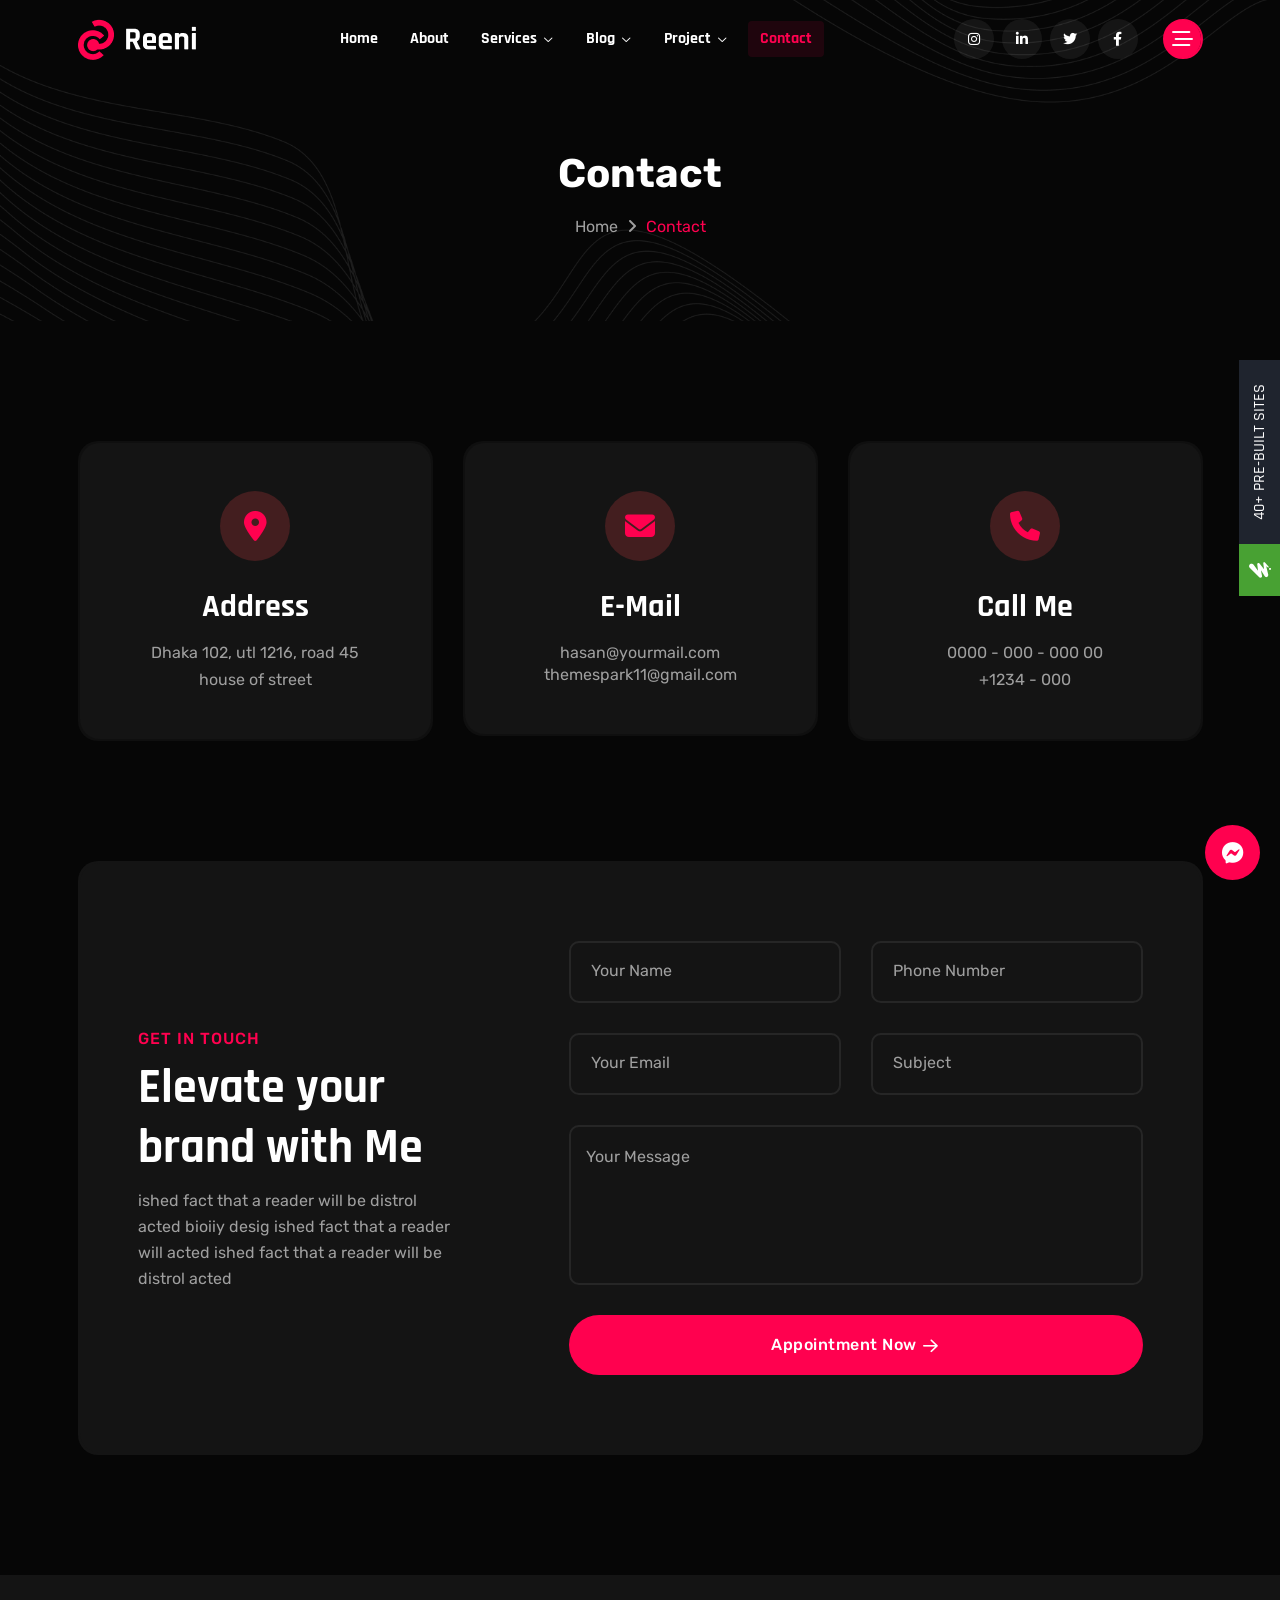
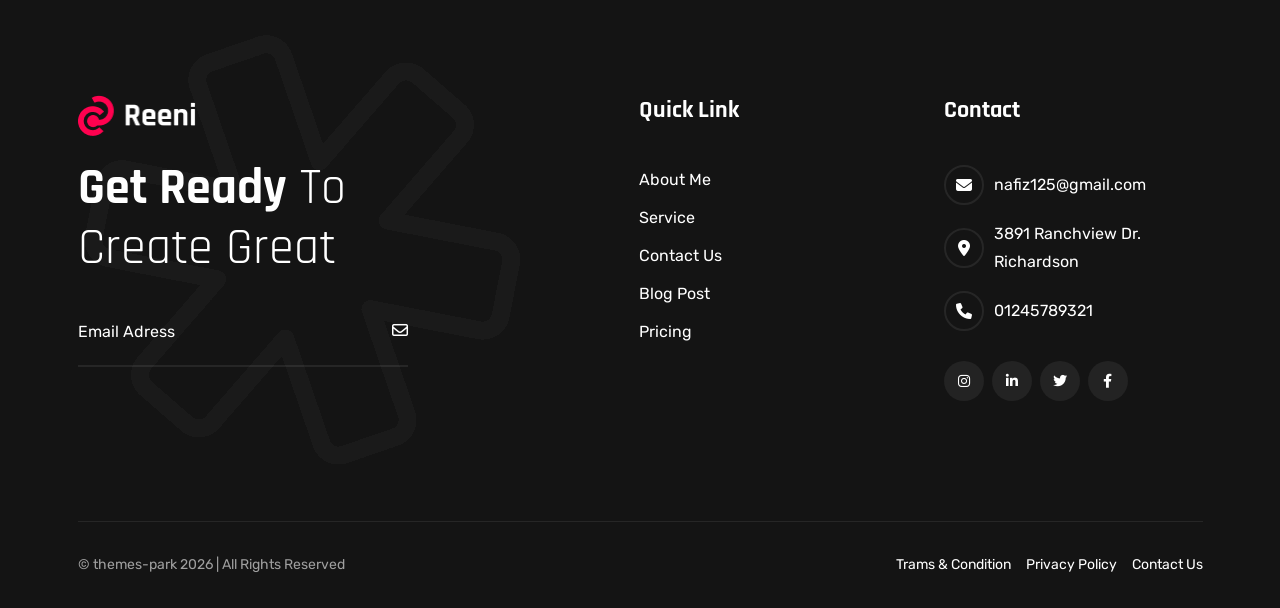
<file: ui/contact.html>
<!DOCTYPE html>
<html lang="en">

<head>
    <meta charset="UTF-8">
    <meta http-equiv="X-UA-Compatible" content="IE=edge">
    <meta name="viewport" content="width=device-width, initial-scale=1.0">
    <meta name="description" content="Reeni is a modern personal portfolio template for designers, developers, content writer, cleaner, programmer, fashion designer, model, Influencer and freelancers. Fully responsive, SEO-friendly, Bootstrap and easy to customize.">
    <link rel="shortcut icon" type="image/x-icon" href="assets/images/favicon.svg">
    <title>Contact Reeni - Personal Portfolio HTML Template | Freelancer & Developer Portfolio</title>
    <!-- Bootstrap min css -->
    <link rel="stylesheet" href="assets/css/vendor/fontawesome.css">
    <link rel="stylesheet" href="assets/css/plugins/swiper.css">
    <link rel="stylesheet" href="assets/css/plugins/odometer.css">
    <link rel="stylesheet" href="assets/css/vendor/animate.min.css">
    <link rel="stylesheet" href="assets/css/vendor/bootstrap.min.css">
    <!-- custom css -->
    <link rel="stylesheet" href="assets/css/style.css">
</head>

<body>

    <!-- tpm-header-area start -->
    <header class="tmp-header-area-start header-one header--sticky header--transparent">
        <div class="container">
            <div class="row">
                <div class="col-lg-12">
                    <div class="header-content">
                        <div class="logo">
                            <a href="index.html">
                                <img class="logo-dark" src="assets/images/logo/white-logo-reeni.png" alt="Reeni - Personal Portfolio HTML Template for developers and freelancers">
                                <img class="logo-white" src="assets/images/logo/logo-white.png" alt="Reeni - Personal Portfolio HTML Template for developers and freelancers">
                            </a>
                        </div>
                        <nav class="tmp-mainmenu-nav d-none d-xl-block">
                            <ul class="tmp-mainmenu">
                                <li>
                                    <a href="#">Home
                                    </a>
                                    <!-- <ul class="submenu">
            <li><a href="index.html">Home 01</a></li>
            <li><a href="index-02.html">Home 02</a></li>
            <li><a href="index-03.html">Home 03</a></li>
            <li><a href="index-04.html">Home 04</a></li>
            <li><a href="index-05.html">Home 05</a></li>
            <li><a href="index-06.html">Home 06</a></li>
            <li><a href="index-07.html">Home 07</a></li>
            <li><a href="index-08.html">Home 08</a></li>
            <li><a href="index-09.html">Home 09</a></li>
            <li><a href="index-10.html">Home 10</a></li>
            <li><a href="index-11.html">Home 11</a></li>
            <li><a href="index-12.html">Home 12</a></li>
            <li><a href="index-13.html">Home 13</a></li>
        </ul> -->
                                </li>
                                <li>
                                    <a href="about.html">About</a>
                                </li>
                                <li class="has-dropdown">
                                    <a href="#">Services
                                        <i class="fa-regular fa-chevron-down"></i>
                                    </a>
                                    <ul class="submenu">
                                        <li><a href="service.html">Service</a></li>
                                        <li><a href="service-details.html">Service Details</a></li>
                                    </ul>
                                </li>
                                <li class="has-dropdown">
                                    <a href="#">Blog
                                        <i class="fa-regular fa-chevron-down"></i>
                                    </a>
                                    <ul class="submenu">
                                        <li><a href="blog.html">Blog Classic</a></li>
                                        <li><a href="blog-details.html">Blog Details</a></li>
                                    </ul>
                                </li>
                                <li class="has-dropdown">
                                    <a href="#">Project
                                        <i class="fa-regular fa-chevron-down"></i>
                                    </a>
                                    <ul class="submenu">
                                        <li><a href="project.html">Project</a></li>
                                        <li><a href="project-details.html">Project Details</a></li>
                                    </ul>
                                </li>
                                <li>
                                    <a href="contact.html">Contact</a>
                                </li>
                            </ul>

                        </nav>
                        <div class="tmp-header-right">
                            <div class="social-share-wrapper d-none d-md-block">
                                <div class="social-link">
                                    <a href="#"><i class="fa-brands fa-instagram"></i></a>
                                    <a href="#"><i class="fa-brands fa-linkedin-in"></i></a>
                                    <a href="#"><i class="fa-brands fa-twitter"></i></a>
                                    <a href="#"><i class="fa-brands fa-facebook-f"></i></a>
                                </div>
                            </div>
                            <div class="actions-area">
                                <div class="tmp-side-collups-area d-none d-xl-block">
                                    <button class="tmp-menu-bars tmp_button_active"><i class="fa-regular fa-bars-staggered"></i></button>
                                </div>
                                <div class="tmp-side-collups-area d-block d-xl-none">
                                    <button class="tmp-menu-bars humberger_menu_active"><i class="fa-regular fa-bars-staggered"></i></button>
                                </div>
                            </div>
                        </div>
                    </div>
                </div>
            </div>
        </div>
    </header>
    <!-- tpm-header-area end -->

    <div class="d-none d-xl-block">
        <div class="tmp-sidebar-area tmp_side_bar">
            <div class="inner">
                <div class="top-area">
                    <a href="index.html" class="logo">
                        <img class="logo-dark" src="assets/images/logo/white-logo-reeni.png" alt="Reeni - Personal Portfolio HTML Template for developers and freelancers">
                        <img class="logo-white" src="assets/images/logo/logo-white.png" alt="Reeni - Personal Portfolio HTML Template for developers and freelancers">
                    </a>
                    <div class="close-icon-area">
                        <button class="tmp-round-action-btn close_side_menu_active">
                            <i class="fa-sharp fa-light fa-xmark"></i>
                        </button>
                    </div>
                </div>
                <div class="content-wrapper">
                    <div class="image-area-feature">
                        <a href="index.html">
                            <img src="assets/images/logo/man.png" alt="personal-logo">
                        </a>
                    </div>
                    <h5 class="title mt--30">Freelancer delivering exceptional Webflow, and Next.js solutions.</h5>
                    <p class="disc">I am a skilled freelancer specializing in Webflow development, Figma design, and Next.js projects. I deliver creative, dynamic, and user-centric web solutions.
                    </p>
                    <div class="short-contact-area">
                        <!-- single contact information -->
                        <div class="single-contact">
                            <i class="fa-solid fa-phone"></i>
                            <div class="information tmp-link-animation">
                                <span>Call Now</span>
                                <a href="#" class="number">+92 (8800) - 98670</a>
                            </div>
                        </div>
                        <!-- single contact information end -->

                        <!-- single contact information -->
                        <div class="single-contact">
                            <i class="fa-solid fa-envelope"></i>
                            <div class="information tmp-link-animation">
                                <span>Mail Us</span>
                                <a href="#" class="number">example@info.com</a>
                            </div>
                        </div>
                        <!-- single contact information end -->

                        <!-- single contact information -->
                        <div class="single-contact">
                            <i class="fa-solid fa-location-crosshairs"></i>
                            <div class="information tmp-link-animation">
                                <span>My Address</span>
                                <span class="number">66 Broklyant, New York 3269</span>
                            </div>
                        </div>
                        <!-- single contact information end -->
                    </div>
                    <!-- social area start -->
                    <div class="social-wrapper mt--20">
                        <span class="subtitle">find with me</span>
                        <div class="social-link">
                            <a href="#"><i class="fa-brands fa-instagram"></i></a>
                            <a href="#"><i class="fa-brands fa-linkedin-in"></i></a>
                            <a href="#"><i class="fa-brands fa-twitter"></i></a>
                            <a href="#"><i class="fa-brands fa-facebook-f"></i></a>
                        </div>
                    </div>
                    <!-- social area end -->
                </div>
            </div>
        </div>
        <a class="overlay_close_side_menu close_side_menu_active" href="javascript:void(0);"></a>
    </div>

    <div class="d-block d-xl-none">
        <div class="tmp-popup-mobile-menu">
            <div class="inner">
                <div class="header-top">
                    <div class="logo">
                        <a href="index.html" class="logo-area">
                            <img class="logo-dark" src="assets/images/logo/white-logo-reeni.png" alt="Reeni - Personal Portfolio HTML Template for developers and freelancers">
                            <img class="logo-white" src="assets/images/logo/logo-white.png" alt="Reeni - Personal Portfolio HTML Template for developers and freelancers">
                        </a>

                    </div>
                    <div class="close-menu">
                        <button class="close-button tmp-round-action-btn">
                            <i class="fa-sharp fa-light fa-xmark"></i>
                        </button>
                    </div>
                </div>
                <ul class="tmp-mainmenu">
                    <li>
                        <a href="#">Home
                        </a>
                        <!-- <ul class="submenu">
            <li><a href="index.html">Home 01</a></li>
            <li><a href="index-02.html">Home 02</a></li>
            <li><a href="index-03.html">Home 03</a></li>
            <li><a href="index-04.html">Home 04</a></li>
            <li><a href="index-05.html">Home 05</a></li>
            <li><a href="index-06.html">Home 06</a></li>
            <li><a href="index-07.html">Home 07</a></li>
            <li><a href="index-08.html">Home 08</a></li>
            <li><a href="index-09.html">Home 09</a></li>
            <li><a href="index-10.html">Home 10</a></li>
            <li><a href="index-11.html">Home 11</a></li>
            <li><a href="index-12.html">Home 12</a></li>
            <li><a href="index-13.html">Home 13</a></li>
        </ul> -->
                    </li>
                    <li>
                        <a href="about.html">About</a>
                    </li>
                    <li class="has-dropdown">
                        <a href="#">Services
                            <i class="fa-regular fa-chevron-down"></i>
                        </a>
                        <ul class="submenu">
                            <li><a href="service.html">Service</a></li>
                            <li><a href="service-details.html">Service Details</a></li>
                        </ul>
                    </li>
                    <li class="has-dropdown">
                        <a href="#">Blog
                            <i class="fa-regular fa-chevron-down"></i>
                        </a>
                        <ul class="submenu">
                            <li><a href="blog.html">Blog Classic</a></li>
                            <li><a href="blog-details.html">Blog Details</a></li>
                        </ul>
                    </li>
                    <li class="has-dropdown">
                        <a href="#">Project
                            <i class="fa-regular fa-chevron-down"></i>
                        </a>
                        <ul class="submenu">
                            <li><a href="project.html">Project</a></li>
                            <li><a href="project-details.html">Project Details</a></li>
                        </ul>
                    </li>
                    <li>
                        <a href="contact.html">Contact</a>
                    </li>
                </ul>


                <div class="social-wrapper mt--40">
                    <span class="subtitle">find with me</span>
                    <div class="social-link">
                        <a href="#"><i class="fa-brands fa-instagram"></i></a>
                        <a href="#"><i class="fa-brands fa-linkedin-in"></i></a>
                        <a href="#"><i class="fa-brands fa-twitter"></i></a>
                        <a href="#"><i class="fa-brands fa-facebook-f"></i></a>
                    </div>
                </div>
                <!-- social area end -->



            </div>
        </div>
    </div>

    <!-- Breadcrumb Area Start -->
    <div class="breadcrumb-area breadcrumb-bg">
        <div class="container">
            <div class="row">
                <div class="col-lg-12">
                    <div class="breadcrumb-inner text-center">
                        <h1 class="title split-collab">Contact</h1>
                        <ul class="page-list">
                            <li class="tmp-breadcrumb-item"><a href="/">Home</a></li>
                            <li class="icon"><i class="fa-solid fa-angle-right"></i></li>
                            <li class="tmp-breadcrumb-item active">Contact</li>
                        </ul>
                    </div>
                </div>
            </div>
        </div>
    </div>
    <!-- Breadcrumb Area End -->
    <div class="contact-area-wrapper tmp-section-gap">
        <div class="container">
            <div class="contact-info-wrap">
                <div class="row">
                    <div class="col-lg-4 col-md-6">
                        <div class="contact-info tmp-scroll-trigger tmponhover tmp-fade-in animation-order-1">
                            <div class="contact-icon">
                                <i class="fa-solid fa-location-dot"></i>
                            </div>
                            <h3 class="title">Address</h3>
                            <p class="para">Dhaka 102, utl 1216, road 45</p>
                            <p class="para">house of street</p>
                        </div>
                    </div>
                    <div class="col-lg-4 col-md-6">
                        <div class="contact-info tmp-scroll-trigger tmponhover tmp-fade-in animation-order-2">
                            <div class="contact-icon">
                                <i class="fa-solid fa-envelope"></i>
                            </div>
                            <h3 class="title">E-mail</h3>
                            <a href="mailto:themespark11@gmail.com">
                                <p class="para">hasan@yourmail.com</p>
                            </a>
                            <a href="mailto:themespark11@gmail.com">
                                <p class="para">themespark11@gmail.com</p>
                            </a>
                        </div>
                    </div>
                    <div class="col-lg-4 col-md-6">
                        <div class="contact-info tmp-scroll-trigger tmponhover tmp-fade-in animation-order-3">
                            <div class="contact-icon">
                                <i class="fa-solid fa-phone"></i>
                            </div>
                            <h3 class="title">Call Me</h3>
                            <p class="para">0000 - 000 - 000 00</p>
                            <p class="para">+1234 - 000</p>
                        </div>
                    </div>
                </div>
            </div>
        </div>

        <!-- Tpm Get In touch start -->
        <section class="get-in-touch-area tmp-section-gapTop">
            <div class="container">
                <div class="contact-get-in-touch-wrap">
                    <div class="get-in-touch-wrapper tmponhover">
                        <div class="row g-5 align-items-center">
                            <div class="col-lg-5">
                                <div class="section-head text-align-left">
                                    <div class="section-sub-title tmp-scroll-trigger tmp-fade-in animation-order-1">
                                        <span class="subtitle">GET IN TOUCH</span>
                                    </div>
                                    <h2 class="title split-collab tmp-scroll-trigger tmp-fade-in animation-order-2">Elevate your brand with Me </h2>
                                    <p class="description tmp-scroll-trigger tmp-fade-in animation-order-3">ished fact that a reader will be
                                        distrol acted bioiiy desig
                                        ished fact that a reader will acted ished fact that a reader will be distrol
                                        acted </p>
                                </div>
                            </div>
                            <div class="col-lg-7">
                                <div class="contact-inner">
                                    <div class="contact-form">
                                        <div id="form-messages" class="error"></div>
                                        <form class="tmp-dynamic-form" id="contact-form" method="POST" action="mailer.php">
                                            <div class="contact-form-wrapper row">
                                                <div class="col-lg-6">
                                                    <div class="form-group">
                                                        <input class="input-field" name="name" id="contact-name" placeholder="Your Name" type="text" required>
                                                    </div>
                                                </div>

                                                <div class="col-lg-6">
                                                    <div class="form-group">
                                                        <input class="input-field" id="contact-phone" placeholder="Phone Number" type="number" required>
                                                    </div>
                                                </div>

                                                <div class="col-lg-6">
                                                    <div class="form-group">
                                                        <input class="input-field" id="contact-email" name="email" placeholder="Your Email" type="email" required>
                                                    </div>
                                                </div>

                                                <div class="col-lg-6">
                                                    <div class="form-group">
                                                        <input class="input-field" type="text" id="subject" name="subject" placeholder="Subject">
                                                    </div>
                                                </div>

                                                <div class="col-lg-12">
                                                    <div class="form-group">
                                                        <textarea class="input-field" placeholder="Your Message" name="message" id="contact-message" required></textarea>
                                                    </div>
                                                </div>

                                                <div class="col-lg-12">
                                                    <div class="tmp-button-here">
                                                        <button class="tmp-btn hover-icon-reverse radius-round w-100" name="submit" type="submit" id="submit">
                                                            <span class="icon-reverse-wrapper">
                                        <span class="btn-text">Appointment Now</span>
                                                            <span class="btn-icon"><i class="fa-sharp fa-regular fa-arrow-right"></i></span>
                                                            <span class="btn-icon"><i class="fa-sharp fa-regular fa-arrow-right"></i></span>
                                                            </span>
                                                        </button>
                                                    </div>
                                                </div>
                                            </div>
                                        </form>
                                    </div>
                                </div>
                            </div>
                        </div>
                    </div>
                </div>
            </div>
        </section>
        <!-- Tpm Get In touch End -->

    </div>
    <!-- Start Footer Area  -->
    <footer class="footer-area footer-style-one-wrapper  tmp-section-gap">
        <div class="container">
            <div class="footer-main footer-style-one">
                <div class="row g-5">
                    <div class="col-lg-5 col-md-6">
                        <div class="single-footer-wrapper border-right mr--20">
                            <div class="logo">
                                <a href="index.html">
                                    <img src="assets/images/logo/white-logo-reeni.png" alt="Reeni - Personal Portfolio HTML Template for developers and freelancers">
                                </a>
                            </div>
                            <p class="description"><span>Get Ready</span> To <br> Create Great</p>
                            <form action="#" class="newsletter-form-1 mt--40">
                                <input type="email" placeholder="Email Adress">
                                <span class="form-icon"><i class="fa-regular fa-envelope"></i></span>
                            </form>
                        </div>
                    </div>
                    <div class="col-lg-4 col-md-6">
                        <div class="single-footer-wrapper quick-link-wrap">
                            <h5 class="ft-title">Quick Link</h5>
                            <ul class="ft-link tmp-link-animation">
                                <li>
                                    <a href="about.html">About Me</a>
                                </li>
                                <li>
                                    <a href="team.html">Service</a>
                                </li>
                                <li>
                                    <a href="service.html">Contact Us</a>
                                </li>
                                <li>
                                    <a href="blog.html">Blog Post</a>
                                </li>
                                <li>
                                    <a href="contact.html">Pricing</a>
                                </li>
                            </ul>
                        </div>
                    </div>
                    <div class="col-lg-3 col-md-6">
                        <div class="single-footer-wrapper contact-wrap">
                            <h5 class="ft-title">Contact </h5>
                            <ul class="ft-link tmp-link-animation">
                                <li><span class="ft-icon"><i class="fa-solid fa-envelope"></i></span><a href="#">nafiz125@gmail.com</a></li>
                                <li><span class="ft-icon"><i class="fa-solid fa-location-dot"></i></span>3891
                                    Ranchview Dr. Richardson</li>
                                <li><span class="ft-icon"><i class="fa-solid fa-phone"></i></span><a href="#">01245789321</a></li>
                            </ul>
                            <div class="social-link footer">
                                <a href="#"><i class="fa-brands fa-instagram"></i></a>
                                <a href="#"><i class="fa-brands fa-linkedin-in"></i></a>
                                <a href="#"><i class="fa-brands fa-twitter"></i></a>
                                <a href="#"><i class="fa-brands fa-facebook-f"></i></a>
                            </div>
                        </div>
                    </div>
                </div>
            </div>
        </div>
        <div class="footer-bg-img">
            <img src="assets/images/footer/footer-bg-img.png" alt="footer-img">
        </div>
    </footer>
    <div class="copyright-area-one">
        <div class="container">
            <div class="row">
                <div class="col-lg-12">
                    <div class="main-wrapper">
                        <p class="copy-right-para">© themes-park <script>
                                document.write(new Date().getFullYear())
                            </script> | All Rights Reserved</p>
                        <ul>
                            <li><a href="#">Trams & Condition</a></li>
                            <li><a href="#">Privacy Policy</a></li>
                            <li><a href="#">Contact Us</a></li>
                        </ul>
                    </div>
                </div>
            </div>
        </div>
    </div>
    <!-- End Footer Area  -->



    <!-- ready chatting option via email -->
    <div class="ready-chatting-option tmp-ready-chat">
        <input type="checkbox" id="click">
        <label for="click">
            <i class="fab fa-facebook-messenger"></i>
            <i class="fas fa-times"></i>
        </label>
        <div class="wrapper">
            <div class="head-text">
                Let's chat with me? - Online
            </div>
            <div class="chat-box">
                <div class="desc-text">
                    Please fill out the form below to start chatting with me directly.
                </div>
                <form class="tmp-dynamic-form" action="#">
                    <div class="field">
                        <input class="input-field" name="name" placeholder="Your Name" type="text" required>
                    </div>
                    <div class="field">
                        <input class="input-field" name="email" placeholder="Your Email" type="email" required>
                    </div>
                    <div class="field textarea">
                        <textarea class="input-field" placeholder="Your Message" name="message" required></textarea>
                    </div>
                    <div class="field">
                        <button name="submit" type="submit">Send Message</button>
                    </div>
                </form>
            </div>
        </div>
    </div>
    <!-- ready chatting option via email end -->
    <!-- progress area start -->
    <div class="scrollToTop" style="display: block;">
        <div class="arrowUp">
            <i class="fa-light fa-arrow-up"></i>
        </div>
        <div class="water" style="transform: translate(0px, 87%);">
            <svg viewBox="0 0 560 20" class="water_wave water_wave_back">
                <use xlink:href="#wave"></use>
            </svg>
            <svg viewBox="0 0 560 20" class="water_wave water_wave_front">
                <use xlink:href="#wave"></use>
            </svg>
            <svg version="1.1" xmlns="http://www.w3.org/2000/svg" xmlns:xlink="http://www.w3.org/1999/xlink" viewBox="0 0 560 20" style="display: none;">
                <symbol id="wave">
                    <path d="M420,20c21.5-0.4,38.8-2.5,51.1-4.5c13.4-2.2,26.5-5.2,27.3-5.4C514,6.5,518,4.7,528.5,2.7c7.1-1.3,17.9-2.8,31.5-2.7c0,0,0,0,0,0v20H420z" fill="#FF014F"></path>
                    <path d="M420,20c-21.5-0.4-38.8-2.5-51.1-4.5c-13.4-2.2-26.5-5.2-27.3-5.4C326,6.5,322,4.7,311.5,2.7C304.3,1.4,293.6-0.1,280,0c0,0,0,0,0,0v20H420z" fill="#FF014F"></path>
                    <path d="M140,20c21.5-0.4,38.8-2.5,51.1-4.5c13.4-2.2,26.5-5.2,27.3-5.4C234,6.5,238,4.7,248.5,2.7c7.1-1.3,17.9-2.8,31.5-2.7c0,0,0,0,0,0v20H140z" fill="#FF014F"></path>
                    <path d="M140,20c-21.5-0.4-38.8-2.5-51.1-4.5c-13.4-2.2-26.5-5.2-27.3-5.4C46,6.5,42,4.7,31.5,2.7C24.3,1.4,13.6-0.1,0,0c0,0,0,0,0,0l0,20H140z" fill="#FF014F"></path>
                </symbol>
            </svg>

        </div>
    </div>
    <!-- progress area end -->
    <!-- <div class="tmp-right-demo">
    <button class="demo-button">
        <p class="mb--0">48</p>
        <span class="text">Demos</span>
    </button>
</div> -->


    <div class="demo-button-wrapper">
        <div class="buy-theme">
            <a href="https://themeforest.net/item/reeni-personal-portfolio-html-template/56387656" target="_blank">
                <div class="theme-wrapper">
                    <div>
                        <svg width="22" height="22" viewBox="0 0 20 20" fill="none" xmlns="http://www.w3.org/2000/svg">
                            <path d="M10.9854 19.9999C11.479 19.9999 11.8791 19.5998 11.8791 19.1063C11.8791 18.6127 11.479 18.2126 10.9854 18.2126C10.4919 18.2126 10.0918 18.6127 10.0918 19.1063C10.0918 19.5998 10.4919 19.9999 10.9854 19.9999Z" fill="white">
                            </path>
                            <path d="M16.1233 13.0134L11.0833 13.5539C10.9895 13.5633 10.9427 13.4477 11.0177 13.3883L15.9483 9.54819C16.267 9.28572 16.4732 8.87952 16.3857 8.44208C16.2983 7.77341 15.7452 7.33597 15.0453 7.42346L9.68658 8.20773C9.59284 8.22023 9.54285 8.1015 9.61784 8.04213L14.9297 3.98639C15.9764 3.17087 16.0639 1.57107 15.1047 0.639933C14.2329 -0.231832 12.8331 -0.203711 11.9613 0.668055L3.403 9.37634C3.08429 9.72629 2.93743 10.1919 3.02492 10.6855C3.17178 11.4729 3.95605 11.9948 4.74345 11.851L9.3585 10.9105C9.45849 10.8886 9.5116 11.023 9.42724 11.0792L4.30913 14.357C3.66859 14.7632 3.378 15.4912 3.5811 16.2192C3.7842 17.1785 4.74658 17.7315 5.67771 17.5003L13.3299 15.6162C13.4174 15.5943 13.4799 15.6943 13.4236 15.763L12.23 17.2378C11.9113 17.644 12.4331 18.1971 12.8706 17.8784L16.8013 14.6475C17.5012 14.0664 17.0357 12.929 16.1326 13.0165L16.1233 13.0134Z" fill="white"></path>
                        </svg>
                    </div>
                </div>
            </a>
        </div>
        <div class="all-demo show-demo">
            <div class="demos">
                <div class="theme-wrapper">
                    <div>40+ Pre-built sites</div>
                </div>
            </div>
        </div>
    </div>


    <div class="demo-modal-area">
        <div class="wrapper">
            <div class="tmp-modal-inner">
                <div class="close-icon">
                    <button class="demo-close-btn"><span><i class="fa-sharp fa-light fa-xmark"></i></span></button>
                </div>
                <div class="demo-top text-center">
                    <h4 class="title">Reeni</h4>
                    <p class="subtitle">A personal portfolio website is your digital resume—a place to showcase your work,
                        skills, and achievements.</p>
                </div>
                <ul class="popuptab-area nav nav-tabs" id="popuptab" role="tablist">
                    <li class="nav-item">
                        <a class="nav-link active demo-dark" id="demodark-tab" data-bs-toggle="tab" href="#demodark" role="tab" aria-controls="demodark" aria-selected="true">Dark Demo</a>
                    </li>
                    <li class="nav-item">
                        <a class="nav-link demo-light" id="demolight-tab" data-bs-toggle="tab" href="#demolight" role="tab" aria-controls="demolight" aria-selected="false">Light Demo</a>
                    </li>
                </ul>
                <div class="tab-content" id="popuptabContent">
                    <div class="tab-pane show active" id="demodark" role="tabpanel" aria-labelledby="demodark-tab">
                        <div class="content">
                            <div class="row">

                                <!-- Start Single Content  -->
                                <div class="col-lg-4 col-md-6 col-12">
                                    <div class="single-demo">
                                        <div class="inner">
                                            <div class="thumbnail">
                                                <a href="index.html">
                                                    <img class="w-100" src="assets/images/demo/home-1.png" alt="Personal Portfolio">
                                                    <span class="overlay-content">
                                                    <span class="overlay-text">View Demo <i
                                                            class="feather-external-link"></i></span>
                                                    </span>
                                                </a>
                                            </div>
                                            <div class="inner">
                                                <h3 class="title"><a href="index.html">Main Demo</a></h3>
                                            </div>
                                        </div>
                                    </div>
                                </div>
                                <!-- End Single Content  -->

                                <!-- Start Single Content  -->
                                <div class="col-lg-4 col-md-6 col-12">
                                    <div class="single-demo">
                                        <div class="inner">
                                            <div class="thumbnail">
                                                <a href="index-02.html">
                                                    <img class="w-100" src="assets/images/demo/home-2.png" alt="Personal Portfolio">
                                                    <span class="overlay-content">
                                                    <span class="overlay-text">View Demo <i
                                                            class="feather-external-link"></i></span>
                                                    </span>
                                                </a>
                                            </div>
                                            <div class="inner">
                                                <h3 class="title"><a href="index-02.html">Demo 02</a></h3>
                                            </div>
                                        </div>
                                    </div>
                                </div>
                                <!-- End Single Content  -->

                                <!-- Start Single Content  -->
                                <div class="col-lg-4 col-md-6 col-12">
                                    <div class="single-demo">
                                        <div class="inner">
                                            <div class="thumbnail">
                                                <a href="index-03.html">
                                                    <img class="w-100" src="assets/images/demo/home-3.png" alt="Personal Portfolio">
                                                    <span class="overlay-content">
                                                    <span class="overlay-text">View Demo <i
                                                            class="feather-external-link"></i></span>
                                                    </span>
                                                </a>
                                            </div>
                                            <div class="inner">
                                                <h3 class="title"><a href="index-03.html">Demo 03</a></h3>
                                            </div>
                                        </div>
                                    </div>
                                </div>
                                <!-- End Single Content  -->

                                <!-- Start Single Content  -->
                                <div class="col-lg-4 col-md-6 col-12">
                                    <div class="single-demo">
                                        <div class="inner">
                                            <div class="thumbnail">
                                                <a href="index-04.html">
                                                    <img class="w-100" src="assets/images/demo/home-4.png" alt="Personal Portfolio">
                                                    <span class="overlay-content">
                                                    <span class="overlay-text">View Demo <i
                                                            class="feather-external-link"></i></span>
                                                    </span>
                                                </a>
                                            </div>
                                            <div class="inner">
                                                <h3 class="title"><a href="index-04.html">Demo 04</a></h3>
                                            </div>
                                        </div>
                                    </div>
                                </div>
                                <!-- End Single Content  -->

                                <!-- Start Single Content  -->
                                <div class="col-lg-4 col-md-6 col-12">
                                    <div class="single-demo">
                                        <div class="inner">
                                            <div class="thumbnail">
                                                <a href="index-05.html">
                                                    <img class="w-100" src="assets/images/demo/home-5.png" alt="Personal Portfolio">
                                                    <span class="overlay-content">
                                                    <span class="overlay-text">View Demo <i
                                                            class="feather-external-link"></i></span>
                                                    </span>
                                                </a>
                                            </div>
                                            <div class="inner">
                                                <h3 class="title"><a href="index-05.html">Demo 05</a></h3>
                                            </div>
                                        </div>
                                    </div>
                                </div>
                                <!-- End Single Content  -->

                                <!-- Start Single Content  -->
                                <div class="col-lg-4 col-md-6 col-12">
                                    <div class="single-demo">
                                        <div class="inner">
                                            <div class="thumbnail">
                                                <a href="index-06.html">
                                                    <img class="w-100" src="assets/images/demo/home-6.png" alt="Personal Portfolio">
                                                    <span class="overlay-content">
                                                    <span class="overlay-text">View Demo <i
                                                            class="feather-external-link"></i></span>
                                                    </span>
                                                </a>
                                            </div>
                                            <div class="inner">
                                                <h3 class="title"><a href="index-06.html">Demo 06</a></h3>
                                            </div>
                                        </div>
                                    </div>
                                </div>
                                <!-- End Single Content  -->

                                <!-- Start Single Content  -->
                                <div class="col-lg-4 col-md-6 col-12">
                                    <div class="single-demo">
                                        <div class="inner">
                                            <div class="thumbnail">
                                                <a href="index-07.html">
                                                    <img class="w-100" src="assets/images/demo/home-7.png" alt="Personal Portfolio">
                                                    <span class="overlay-content">
                                                    <span class="overlay-text">View Demo <i
                                                            class="feather-external-link"></i></span>
                                                    </span>
                                                </a>
                                            </div>
                                            <div class="inner">
                                                <h3 class="title"><a href="index-07.html">Demo 07</a></h3>
                                            </div>
                                        </div>
                                    </div>
                                </div>
                                <!-- End Single Content  -->

                                <!-- Start Single Content  -->
                                <div class="col-lg-4 col-md-6 col-12">
                                    <div class="single-demo">
                                        <div class="inner">
                                            <div class="thumbnail">
                                                <a href="index-08.html">
                                                    <img class="w-100" src="assets/images/demo/home-8.png" alt="Personal Portfolio">
                                                    <span class="overlay-content">
                                                    <span class="overlay-text">View Demo <i
                                                            class="feather-external-link"></i></span>
                                                    </span>
                                                </a>
                                            </div>
                                            <div class="inner">
                                                <h3 class="title"><a href="index-08.html">Demo 08</a></h3>
                                            </div>
                                        </div>
                                    </div>
                                </div>
                                <!-- End Single Content  -->

                                <!-- Start Single Content  -->
                                <div class="col-lg-4 col-md-6 col-12">
                                    <div class="single-demo">
                                        <div class="inner">
                                            <div class="thumbnail">
                                                <a href="index-09.html">
                                                    <img class="w-100" src="assets/images/demo/home-9.png" alt="Personal Portfolio">
                                                    <span class="overlay-content">
                                                    <span class="overlay-text">View Demo <i
                                                            class="feather-external-link"></i></span>
                                                    </span>
                                                </a>
                                            </div>
                                            <div class="inner">
                                                <h3 class="title"><a href="index-09.html">Demo 09</a></h3>
                                            </div>
                                        </div>
                                    </div>
                                </div>
                                <!-- End Single Content  -->

                                <!-- Start Single Content  -->
                                <div class="col-lg-4 col-md-6 col-12">
                                    <div class="single-demo">
                                        <div class="inner">
                                            <div class="thumbnail">
                                                <a href="index-10.html">
                                                    <img class="w-100" src="assets/images/demo/home-10.png" alt="Personal Portfolio">
                                                    <span class="overlay-content">
                                                    <span class="overlay-text">View Demo <i
                                                            class="feather-external-link"></i></span>
                                                    </span>
                                                </a>
                                            </div>
                                            <div class="inner">
                                                <h3 class="title"><a href="index-10.html">Demo 10</a></h3>
                                            </div>
                                        </div>
                                    </div>
                                </div>
                                <!-- End Single Content  -->

                                <!-- Start Single Content  -->
                                <div class="col-lg-4 col-md-6 col-12">
                                    <div class="single-demo">
                                        <div class="inner">
                                            <div class="thumbnail">
                                                <a href="index-11.html">
                                                    <img class="w-100" src="assets/images/demo/home-11.png" alt="Personal Portfolio">
                                                    <span class="overlay-content">
                                                    <span class="overlay-text">View Demo <i
                                                            class="feather-external-link"></i></span>
                                                    </span>
                                                </a>
                                            </div>
                                            <div class="inner">
                                                <h3 class="title"><a href="index-11.html">Demo 11</a></h3>
                                            </div>
                                        </div>
                                    </div>
                                </div>
                                <!-- End Single Content  -->

                                <!-- Start Single Content  -->
                                <div class="col-lg-4 col-md-6 col-12">
                                    <div class="single-demo">
                                        <div class="inner">
                                            <div class="thumbnail">
                                                <a href="index-12.html">
                                                    <img class="w-100" src="assets/images/demo/home-12.png" alt="Personal Portfolio">
                                                    <span class="overlay-content">
                                                    <span class="overlay-text">View Demo <i
                                                            class="feather-external-link"></i></span>
                                                    </span>
                                                </a>
                                            </div>
                                            <div class="inner">
                                                <h3 class="title"><a href="index-12.html">Demo 12</a></h3>
                                            </div>
                                        </div>
                                    </div>
                                </div>
                                <!-- End Single Content  -->

                                <!-- Start Single Content  -->
                                <div class="col-lg-4 col-md-6 col-12">
                                    <div class="single-demo">
                                        <div class="inner">
                                            <div class="thumbnail">
                                                <a href="index-13.html">
                                                    <img class="w-100" src="assets/images/demo/home-13.png" alt="Personal Portfolio">
                                                    <span class="overlay-content">
                                                    <span class="overlay-text">View Demo <i
                                                            class="feather-external-link"></i></span>
                                                    </span>
                                                </a>
                                            </div>
                                            <div class="inner">
                                                <h3 class="title"><a href="index-13.html">Demo 13</a></h3>
                                            </div>
                                        </div>
                                    </div>
                                </div>
                                <!-- End Single Content  -->

                                <!-- Start Single Content  -->
                                <div class="col-lg-4 col-md-6 col-12">
                                    <div class="single-demo">
                                        <div class="inner">
                                            <div class="thumbnail">
                                                <a href="index-14.html">
                                                    <img class="w-100" src="assets/images/demo/home-14.png" alt="Personal Portfolio">
                                                    <span class="overlay-content">
                                                    <span class="overlay-text">View Demo <i
                                                            class="feather-external-link"></i></span>
                                                    </span>
                                                </a>
                                            </div>
                                            <div class="inner">
                                                <h3 class="title"><a href="index-14.html">Demo 14</a></h3>
                                            </div>
                                        </div>
                                    </div>
                                </div>
                                <!-- End Single Content  -->

                                <!-- Start Single Content  -->
                                <div class="col-lg-4 col-md-6 col-12">
                                    <div class="single-demo">
                                        <div class="inner">
                                            <div class="thumbnail">
                                                <a href="index-15.html">
                                                    <img class="w-100" src="assets/images/demo/home-15.png" alt="Personal Portfolio">
                                                    <span class="overlay-content">
                                                    <span class="overlay-text">View Demo <i
                                                            class="feather-external-link"></i></span>
                                                    </span>
                                                </a>
                                            </div>
                                            <div class="inner">
                                                <h3 class="title"><a href="index-15.html">Demo 15</a></h3>
                                            </div>
                                        </div>
                                    </div>
                                </div>
                                <!-- End Single Content  -->
                                <!-- Start Single Content  -->
                                <div class="col-lg-4 col-md-6 col-12">
                                    <div class="single-demo">
                                        <div class="inner">
                                            <div class="thumbnail">
                                                <a href="index-16.html">
                                                    <img class="w-100" src="assets/images/demo/home-16.png" alt="Personal Portfolio">
                                                    <span class="overlay-content">
                                                    <span class="overlay-text">View Demo <i
                                                            class="feather-external-link"></i></span>
                                                    </span>
                                                </a>
                                            </div>
                                            <div class="inner">
                                                <h3 class="title"><a href="index-16.html">Demo 16</a></h3>
                                            </div>
                                        </div>
                                    </div>
                                </div>
                                <!-- End Single Content  -->
                                <!-- Start Single Content  -->
                                <div class="col-lg-4 col-md-6 col-12">
                                    <div class="single-demo">
                                        <div class="inner">
                                            <div class="thumbnail">
                                                <a href="index-17.html">
                                                    <img class="w-100" src="assets/images/demo/home-17.png" alt="Personal Portfolio">
                                                    <span class="overlay-content">
                                                    <span class="overlay-text">View Demo <i
                                                            class="feather-external-link"></i></span>
                                                    </span>
                                                </a>
                                            </div>
                                            <div class="inner">
                                                <h3 class="title"><a href="index-17.html">Demo 17</a></h3>
                                            </div>
                                        </div>
                                    </div>
                                </div>
                                <!-- End Single Content  -->
                                <!-- Start Single Content  -->
                                <div class="col-lg-4 col-md-6 col-12">
                                    <div class="single-demo">
                                        <div class="inner">
                                            <div class="thumbnail">
                                                <a href="index-18.html">
                                                    <img class="w-100" src="assets/images/demo/home-18.png" alt="Personal Portfolio">
                                                    <span class="overlay-content">
                                                    <span class="overlay-text">View Demo <i
                                                            class="feather-external-link"></i></span>
                                                    </span>
                                                </a>
                                            </div>
                                            <div class="inner">
                                                <h3 class="title"><a href="index-18.html">Demo 18</a></h3>
                                            </div>
                                        </div>
                                    </div>
                                </div>
                                <!-- End Single Content  -->
                                <!-- Start Single Content  -->
                                <div class="col-lg-4 col-md-6 col-12">
                                    <div class="single-demo">
                                        <div class="inner">
                                            <div class="thumbnail">
                                                <a href="index-19.html">
                                                    <img class="w-100" src="assets/images/demo/home-19.png" alt="Personal Portfolio">
                                                    <span class="overlay-content">
                                                    <span class="overlay-text">View Demo <i
                                                            class="feather-external-link"></i></span>
                                                    </span>
                                                </a>
                                            </div>
                                            <div class="inner">
                                                <h3 class="title"><a href="index-19.html">Demo 19</a></h3>
                                            </div>
                                        </div>
                                    </div>
                                </div>
                                <!-- End Single Content  -->
                                <!-- Start Single Content  -->
                                <div class="col-lg-4 col-md-6 col-12">
                                    <div class="single-demo">
                                        <div class="inner">
                                            <div class="thumbnail">
                                                <a href="index-20.html">
                                                    <img class="w-100" src="assets/images/demo/home-20.png" alt="Personal Portfolio">
                                                    <span class="overlay-content">
                                                    <span class="overlay-text">View Demo <i
                                                            class="feather-external-link"></i></span>
                                                    </span>
                                                </a>
                                            </div>
                                            <div class="inner">
                                                <h3 class="title"><a href="index-20.html">Demo 20</a></h3>
                                            </div>
                                        </div>
                                    </div>
                                </div>
                                <!-- End Single Content  -->
                                <!-- Start Single Content  -->
                                <div class="col-lg-4 col-md-6 col-12">
                                    <div class="single-demo">
                                        <div class="inner">
                                            <div class="thumbnail">
                                                <a href="#">
                                                    <img class="w-100" src="assets/images/demo/coming-soon.png" alt="Personal Portfolio">
                                                    <span class="overlay-content">
                                                    <span class="overlay-text">View Demo <i
                                                            class="feather-external-link"></i></span>
                                                    </span>
                                                </a>
                                            </div>
                                            <div class="inner">
                                                <h3 class="title"><a href="#">Demo 21</a></h3>
                                            </div>
                                        </div>
                                    </div>
                                </div>
                                <!-- End Single Content  -->



                            </div>
                        </div>
                    </div>


                    <div class="tab-pane" id="demolight" role="tabpanel" aria-labelledby="demolight-tab">
                        <div class="content">
                            <div class="row">

                                <!-- Start Single Content  -->
                                <div class="col-lg-4 col-md-6 col-12">
                                    <div class="single-demo">
                                        <div class="inner">
                                            <div class="thumbnail">
                                                <a href="index-white.html">
                                                    <img class="w-100" src="assets/images/demo/home-1-white.png" alt="Personal Portfolio">
                                                    <span class="overlay-content">
                                                    <span class="overlay-text">View Demo <i
                                                            class="feather-external-link"></i></span>
                                                    </span>
                                                </a>
                                            </div>
                                            <div class="inner">
                                                <h3 class="title"><a href="index-white.html">Main Demo</a></h3>
                                            </div>
                                        </div>
                                    </div>
                                </div>
                                <!-- End Single Content  -->

                                <!-- Start Single Content  -->
                                <div class="col-lg-4 col-md-6 col-12">
                                    <div class="single-demo">
                                        <div class="inner">
                                            <div class="thumbnail">
                                                <a href="index-02-white.html">
                                                    <img class="w-100" src="assets/images/demo/home-2-white.png" alt="Personal Portfolio">
                                                    <span class="overlay-content">
                                                    <span class="overlay-text">View Demo <i
                                                            class="feather-external-link"></i></span>
                                                    </span>
                                                </a>
                                            </div>
                                            <div class="inner">
                                                <h3 class="title"><a href="index-02-white.html">Demo 02</a></h3>
                                            </div>
                                        </div>
                                    </div>
                                </div>
                                <!-- End Single Content  -->

                                <!-- Start Single Content  -->
                                <div class="col-lg-4 col-md-6 col-12">
                                    <div class="single-demo">
                                        <div class="inner">
                                            <div class="thumbnail">
                                                <a href="index-03-white.html">
                                                    <img class="w-100" src="assets/images/demo/home-3-white.png" alt="Personal Portfolio">
                                                    <span class="overlay-content">
                                                    <span class="overlay-text">View Demo <i
                                                            class="feather-external-link"></i></span>
                                                    </span>
                                                </a>
                                            </div>
                                            <div class="inner">
                                                <h3 class="title"><a href="index-03-white.html">Demo 03</a></h3>
                                            </div>
                                        </div>
                                    </div>
                                </div>
                                <!-- End Single Content  -->

                                <!-- Start Single Content  -->
                                <div class="col-lg-4 col-md-6 col-12">
                                    <div class="single-demo">
                                        <div class="inner">
                                            <div class="thumbnail">
                                                <a href="index-04-white.html">
                                                    <img class="w-100" src="assets/images/demo/home-4-white.png" alt="Personal Portfolio">
                                                    <span class="overlay-content">
                                                    <span class="overlay-text">View Demo <i
                                                            class="feather-external-link"></i></span>
                                                    </span>
                                                </a>
                                            </div>
                                            <div class="inner">
                                                <h3 class="title"><a href="index-04-white.html">Demo 04</a></h3>
                                            </div>
                                        </div>
                                    </div>
                                </div>
                                <!-- End Single Content  -->

                                <!-- Start Single Content  -->
                                <div class="col-lg-4 col-md-6 col-12">
                                    <div class="single-demo">
                                        <div class="inner">
                                            <div class="thumbnail">
                                                <a href="index-05-white.html">
                                                    <img class="w-100" src="assets/images/demo/home-5-white.png" alt="Personal Portfolio">
                                                    <span class="overlay-content">
                                                    <span class="overlay-text">View Demo <i
                                                            class="feather-external-link"></i></span>
                                                    </span>
                                                </a>
                                            </div>
                                            <div class="inner">
                                                <h3 class="title"><a href="index-05-white.html">Demo 05</a></h3>
                                            </div>
                                        </div>
                                    </div>
                                </div>
                                <!-- End Single Content  -->

                                <!-- Start Single Content  -->
                                <div class="col-lg-4 col-md-6 col-12">
                                    <div class="single-demo">
                                        <div class="inner">
                                            <div class="thumbnail">
                                                <a href="index-06-white.html">
                                                    <img class="w-100" src="assets/images/demo/home-6-white.png" alt="Personal Portfolio">
                                                    <span class="overlay-content">
                                                    <span class="overlay-text">View Demo <i
                                                            class="feather-external-link"></i></span>
                                                    </span>
                                                </a>
                                            </div>
                                            <div class="inner">
                                                <h3 class="title"><a href="index-06-white.html">Demo 06</a></h3>
                                            </div>
                                        </div>
                                    </div>
                                </div>
                                <!-- End Single Content  -->

                                <!-- Start Single Content  -->
                                <div class="col-lg-4 col-md-6 col-12">
                                    <div class="single-demo">
                                        <div class="inner">
                                            <div class="thumbnail">
                                                <a href="index-07-white.html">
                                                    <img class="w-100" src="assets/images/demo/home-7-white.png" alt="Personal Portfolio">
                                                    <span class="overlay-content">
                                                    <span class="overlay-text">View Demo <i
                                                            class="feather-external-link"></i></span>
                                                    </span>
                                                </a>
                                            </div>
                                            <div class="inner">
                                                <h3 class="title"><a href="index-07-white.html">Demo 07</a></h3>
                                            </div>
                                        </div>
                                    </div>
                                </div>
                                <!-- End Single Content  -->

                                <!-- Start Single Content  -->
                                <div class="col-lg-4 col-md-6 col-12">
                                    <div class="single-demo">
                                        <div class="inner">
                                            <div class="thumbnail">
                                                <a href="index-08-white.html">
                                                    <img class="w-100" src="assets/images/demo/home-8-white.png" alt="Personal Portfolio">
                                                    <span class="overlay-content">
                                                    <span class="overlay-text">View Demo <i
                                                            class="feather-external-link"></i></span>
                                                    </span>
                                                </a>
                                            </div>
                                            <div class="inner">
                                                <h3 class="title"><a href="index-08-white.html">Demo 08</a></h3>
                                            </div>
                                        </div>
                                    </div>
                                </div>
                                <!-- End Single Content  -->

                                <!-- Start Single Content  -->
                                <div class="col-lg-4 col-md-6 col-12">
                                    <div class="single-demo">
                                        <div class="inner">
                                            <div class="thumbnail">
                                                <a href="index-09-white.html">
                                                    <img class="w-100" src="assets/images/demo/home-9-white.png" alt="Personal Portfolio">
                                                    <span class="overlay-content">
                                                    <span class="overlay-text">View Demo <i
                                                            class="feather-external-link"></i></span>
                                                    </span>
                                                </a>
                                            </div>
                                            <div class="inner">
                                                <h3 class="title"><a href="index-09-white.html">Demo 09</a></h3>
                                            </div>
                                        </div>
                                    </div>
                                </div>
                                <!-- End Single Content  -->

                                <!-- Start Single Content  -->
                                <div class="col-lg-4 col-md-6 col-12">
                                    <div class="single-demo">
                                        <div class="inner">
                                            <div class="thumbnail">
                                                <a href="index-10-white.html">
                                                    <img class="w-100" src="assets/images/demo/home-10-white.png" alt="Personal Portfolio">
                                                    <span class="overlay-content">
                                                    <span class="overlay-text">View Demo <i
                                                            class="feather-external-link"></i></span>
                                                    </span>
                                                </a>
                                            </div>
                                            <div class="inner">
                                                <h3 class="title"><a href="index-10-white.html">Demo 10</a></h3>
                                            </div>
                                        </div>
                                    </div>
                                </div>
                                <!-- End Single Content  -->

                                <!-- Start Single Content  -->
                                <div class="col-lg-4 col-md-6 col-12">
                                    <div class="single-demo">
                                        <div class="inner">
                                            <div class="thumbnail">
                                                <a href="index-11-white.html">
                                                    <img class="w-100" src="assets/images/demo/home-11-white.png" alt="Personal Portfolio">
                                                    <span class="overlay-content">
                                                    <span class="overlay-text">View Demo <i
                                                            class="feather-external-link"></i></span>
                                                    </span>
                                                </a>
                                            </div>
                                            <div class="inner">
                                                <h3 class="title"><a href="index-11-white.html">Demo 11</a></h3>
                                            </div>
                                        </div>
                                    </div>
                                </div>
                                <!-- End Single Content  -->

                                <!-- Start Single Content  -->
                                <div class="col-lg-4 col-md-6 col-12">
                                    <div class="single-demo">
                                        <div class="inner">
                                            <div class="thumbnail">
                                                <a href="index-12-white.html">
                                                    <img class="w-100" src="assets/images/demo/home-12-white.png" alt="Personal Portfolio">
                                                    <span class="overlay-content">
                                                    <span class="overlay-text">View Demo <i
                                                            class="feather-external-link"></i></span>
                                                    </span>
                                                </a>
                                            </div>
                                            <div class="inner">
                                                <h3 class="title"><a href="index-12-white.html">Demo 12</a></h3>
                                            </div>
                                        </div>
                                    </div>
                                </div>
                                <!-- End Single Content  -->
                                <!-- Start Single Content  -->
                                <div class="col-lg-4 col-md-6 col-12">
                                    <div class="single-demo">
                                        <div class="inner">
                                            <div class="thumbnail">
                                                <a href="index-13-white.html">
                                                    <img class="w-100" src="assets/images/demo/home-13-white.png" alt="Personal Portfolio">
                                                    <span class="overlay-content">
                                                    <span class="overlay-text">View Demo <i
                                                            class="feather-external-link"></i></span>
                                                    </span>
                                                </a>
                                            </div>
                                            <div class="inner">
                                                <h3 class="title"><a href="index-13-white.html">Demo 13</a></h3>
                                            </div>
                                        </div>
                                    </div>
                                </div>
                                <!-- End Single Content  -->

                                <!-- Start Single Content  -->
                                <div class="col-lg-4 col-md-6 col-12">
                                    <div class="single-demo">
                                        <div class="inner">
                                            <div class="thumbnail">
                                                <a href="index-14-white.html">
                                                    <img class="w-100" src="assets/images/demo/home-14-white.png" alt="Personal Portfolio">
                                                    <span class="overlay-content">
                                                    <span class="overlay-text">View Demo <i
                                                            class="feather-external-link"></i></span>
                                                    </span>
                                                </a>
                                            </div>
                                            <div class="inner">
                                                <h3 class="title"><a href="index-14-white.html">Demo 14</a></h3>
                                            </div>
                                        </div>
                                    </div>
                                </div>
                                <!-- End Single Content  -->

                                <!-- Start Single Content  -->
                                <div class="col-lg-4 col-md-6 col-12">
                                    <div class="single-demo">
                                        <div class="inner">
                                            <div class="thumbnail">
                                                <a href="index-15-white.html">
                                                    <img class="w-100" src="assets/images/demo/home-15-white.png" alt="Personal Portfolio">
                                                    <span class="overlay-content">
                                                    <span class="overlay-text">View Demo <i
                                                            class="feather-external-link"></i></span>
                                                    </span>
                                                </a>
                                            </div>
                                            <div class="inner">
                                                <h3 class="title"><a href="index-15-white.html">Demo 15</a></h3>
                                            </div>
                                        </div>
                                    </div>
                                </div>
                                <!-- End Single Content  -->
                                <!-- Start Single Content  -->
                                <div class="col-lg-4 col-md-6 col-12">
                                    <div class="single-demo">
                                        <div class="inner">
                                            <div class="thumbnail">
                                                <a href="index-16-white.html">
                                                    <img class="w-100" src="assets/images/demo/home-16-white.png" alt="Personal Portfolio">
                                                    <span class="overlay-content">
                                                    <span class="overlay-text">View Demo <i
                                                            class="feather-external-link"></i></span>
                                                    </span>
                                                </a>
                                            </div>
                                            <div class="inner">
                                                <h3 class="title"><a href="index-16-white.html">Demo 16</a></h3>
                                            </div>
                                        </div>
                                    </div>
                                </div>
                                <!-- End Single Content  -->
                                <!-- Start Single Content  -->
                                <div class="col-lg-4 col-md-6 col-12">
                                    <div class="single-demo">
                                        <div class="inner">
                                            <div class="thumbnail">
                                                <a href="index-17-white.html">
                                                    <img class="w-100" src="assets/images/demo/home-17-white.png" alt="Personal Portfolio">
                                                    <span class="overlay-content">
                                                    <span class="overlay-text">View Demo <i
                                                            class="feather-external-link"></i></span>
                                                    </span>
                                                </a>
                                            </div>
                                            <div class="inner">
                                                <h3 class="title"><a href="index-17-white.html">Demo 17</a></h3>
                                            </div>
                                        </div>
                                    </div>
                                </div>
                                <!-- End Single Content  -->
                                <!-- Start Single Content  -->
                                <div class="col-lg-4 col-md-6 col-12">
                                    <div class="single-demo">
                                        <div class="inner">
                                            <div class="thumbnail">
                                                <a href="index-18-white.html">
                                                    <img class="w-100" src="assets/images/demo/home-18-white.png" alt="Personal Portfolio">
                                                    <span class="overlay-content">
                                                <span class="overlay-text">View Demo <i
                                                        class="feather-external-link"></i></span>
                                                    </span>
                                                </a>
                                            </div>
                                            <div class="inner">
                                                <h3 class="title"><a href="index-18-white.html">Demo 18</a></h3>
                                            </div>
                                        </div>
                                    </div>
                                </div>
                                <!-- End Single Content  -->
                                <!-- Start Single Content  -->
                                <div class="col-lg-4 col-md-6 col-12">
                                    <div class="single-demo">
                                        <div class="inner">
                                            <div class="thumbnail">
                                                <a href="index-19-white.html">
                                                    <img class="w-100" src="assets/images/demo/home-19-white.png" alt="Personal Portfolio">
                                                    <span class="overlay-content">
                                                <span class="overlay-text">View Demo <i
                                                        class="feather-external-link"></i></span>
                                                    </span>
                                                </a>
                                            </div>
                                            <div class="inner">
                                                <h3 class="title"><a href="index-19-white.html">Demo 19</a></h3>
                                            </div>
                                        </div>
                                    </div>
                                </div>
                                <!-- End Single Content  -->
                                <!-- Start Single Content  -->
                                <div class="col-lg-4 col-md-6 col-12">
                                    <div class="single-demo">
                                        <div class="inner">
                                            <div class="thumbnail">
                                                <a href="index-20-white.html">
                                                    <img class="w-100" src="assets/images/demo/home-20-white.png" alt="Personal Portfolio">
                                                    <span class="overlay-content">
                                                <span class="overlay-text">View Demo <i
                                                        class="feather-external-link"></i></span>
                                                    </span>
                                                </a>
                                            </div>
                                            <div class="inner">
                                                <h3 class="title"><a href="index-20-white.html">Demo 20</a></h3>
                                            </div>
                                        </div>
                                    </div>
                                </div>
                                <!-- End Single Content  -->
                                <!-- Start Single Content  -->
                                <div class="col-lg-4 col-md-6 col-12">
                                    <div class="single-demo">
                                        <div class="inner">
                                            <div class="thumbnail">
                                                <a href="#">
                                                    <img class="w-100" src="assets/images/demo/coming-soon-white.png" alt="Personal Portfolio">
                                                    <span class="overlay-content">
                                                <span class="overlay-text">View Demo <i
                                                        class="feather-external-link"></i></span>
                                                    </span>
                                                </a>
                                            </div>
                                            <div class="inner">
                                                <h3 class="title"><a href="#">Demo 21</a></h3>
                                            </div>
                                        </div>
                                    </div>
                                </div>
                                <!-- End Single Content  -->

                            </div>
                        </div>
                    </div>
                </div>
            </div>
        </div>
    </div>

    <script src="assets/js/vendor/jquery.js"></script>
    <script src="assets/js/vendor/jquery-ui.min.js"></script>
    <script src="assets/js/vendor/waypoints.min.js"></script>

    <script src="assets/js/plugins/odometer.js"></script>
    <script src="assets/js/vendor/appear.js"></script>


    <script src="assets/js/vendor/jquery-one-page-nav.js"></script>
    <script src="assets/js/plugins/swiper.js"></script>

    <script src="assets/js/plugins/gsap.js"></script>
    <script src="assets/js/plugins/splittext.js"></script>
    <script src="assets/js/plugins/scrolltigger.js"></script>
    <script src="assets/js/plugins/scrolltoplugins.js"></script>
    <script src="assets/js/plugins/smoothscroll.js"></script>
    <!-- bootstrap Js-->
    <script src="assets/js/vendor/bootstrap.min.js"></script>
    <script src="assets/js/vendor/waw.js"></script>
    <script src="assets/js/plugins/isotop.js"></script>
    <script src="assets/js/plugins/animation.js"></script>
    <script src="assets/js/plugins/contact.form.js"></script>
    <script src="assets/js/vendor/backtop.js"></script>
    <script src="assets/js/plugins/text-type.js"></script>
    <!-- custom Js -->
    <script src="assets/js/main.js"></script>


</body>

</html>
</file>
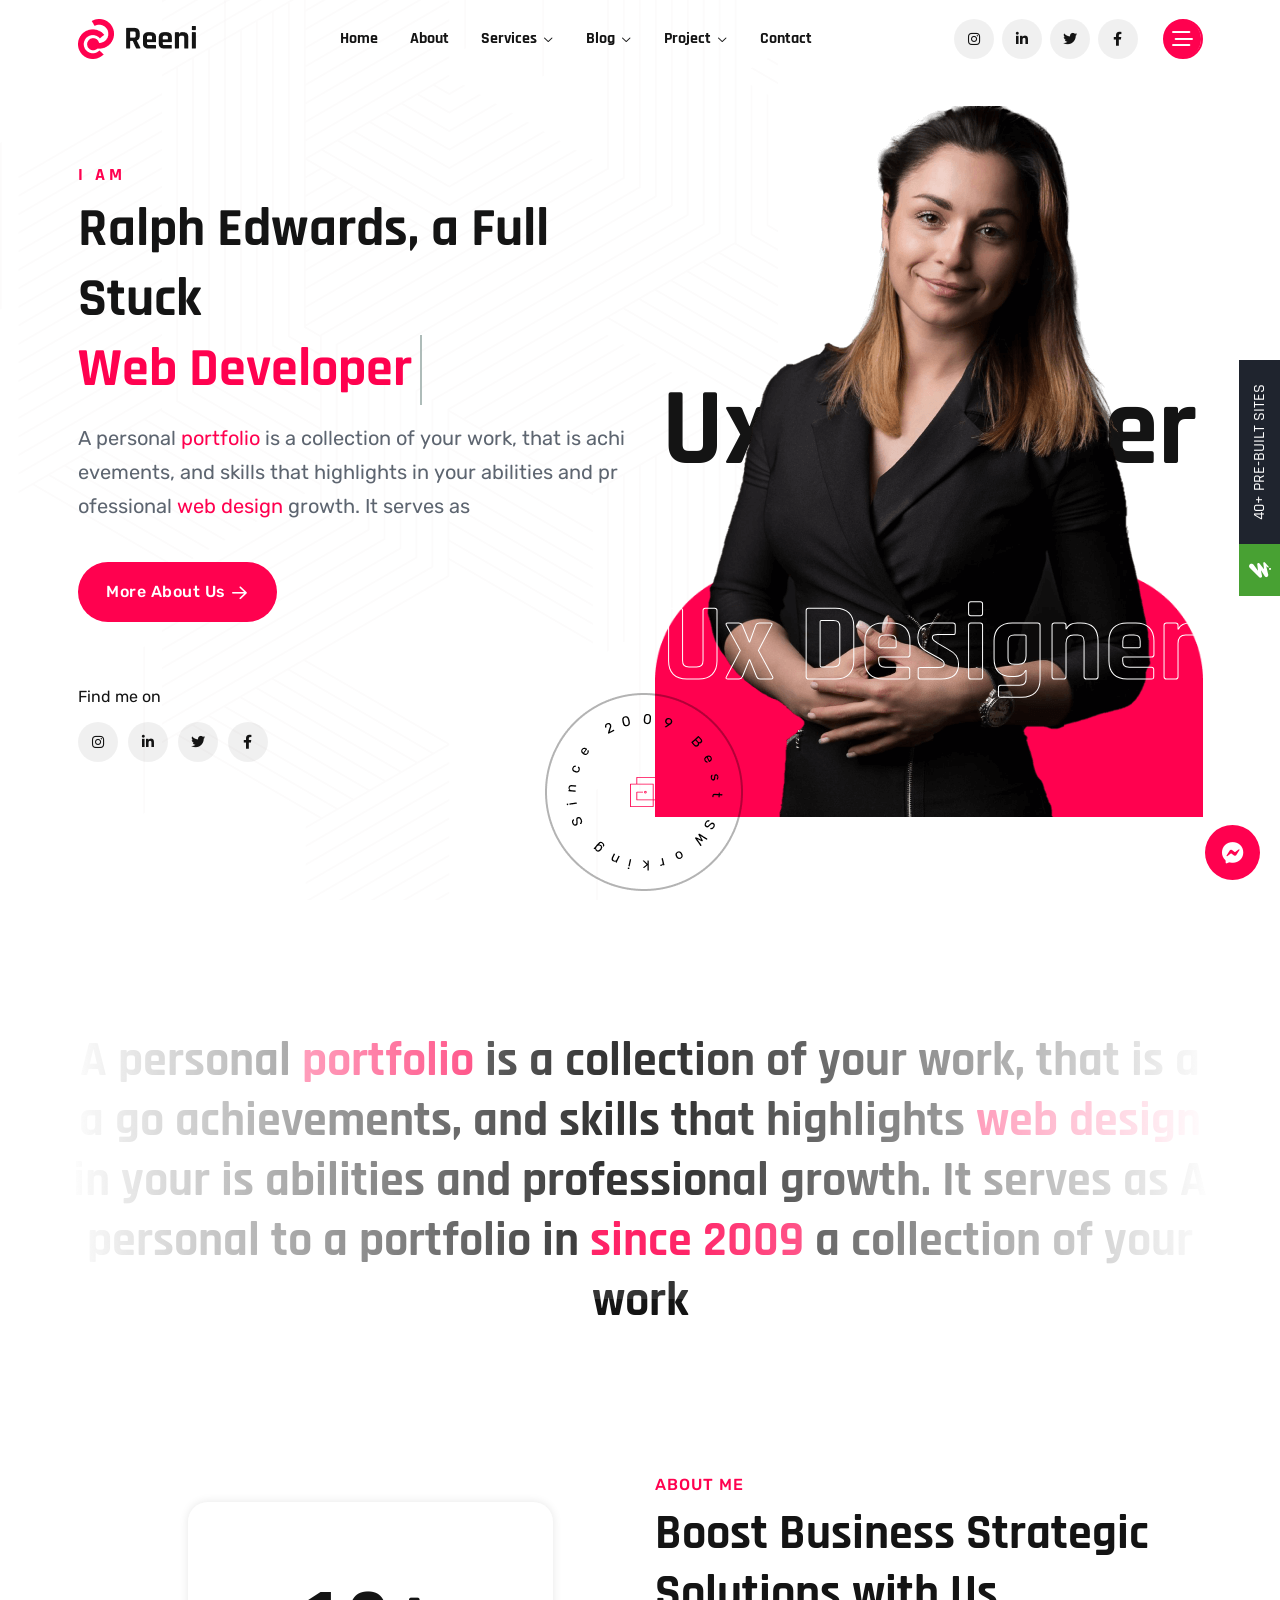
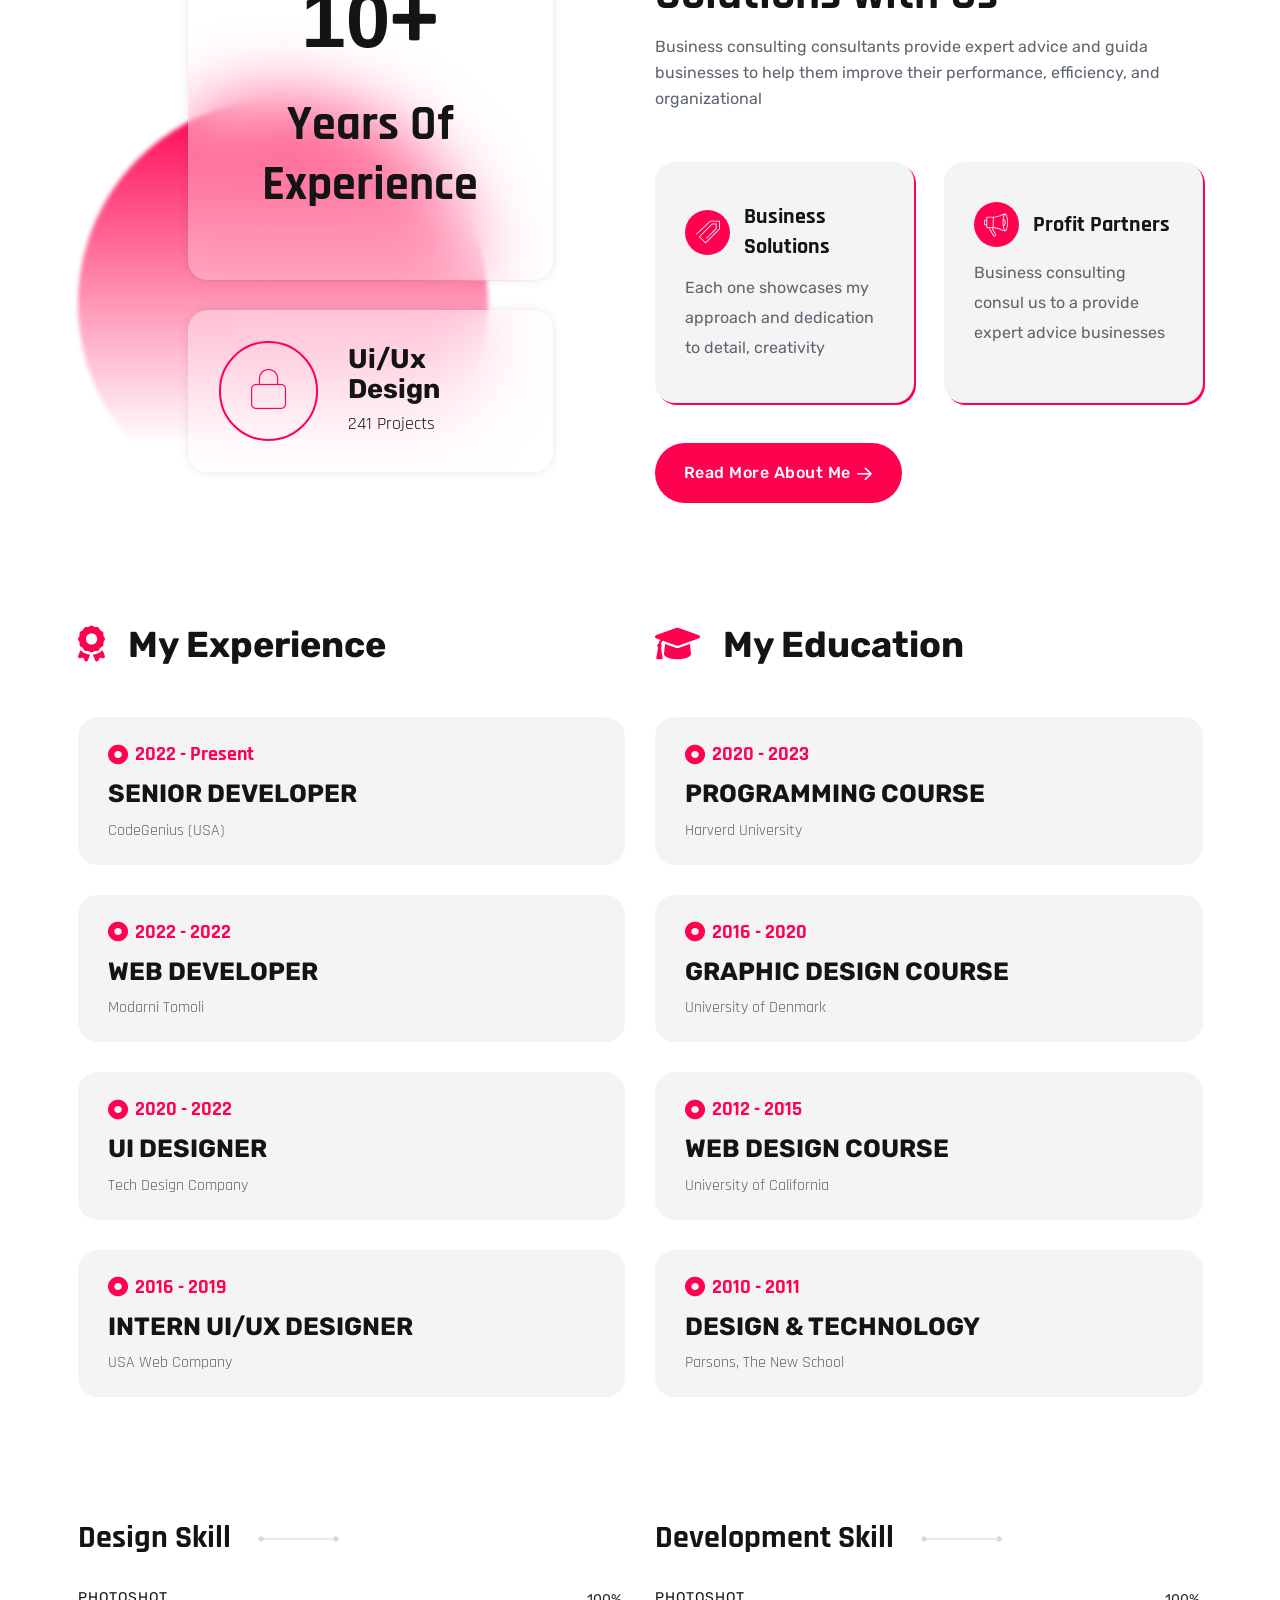
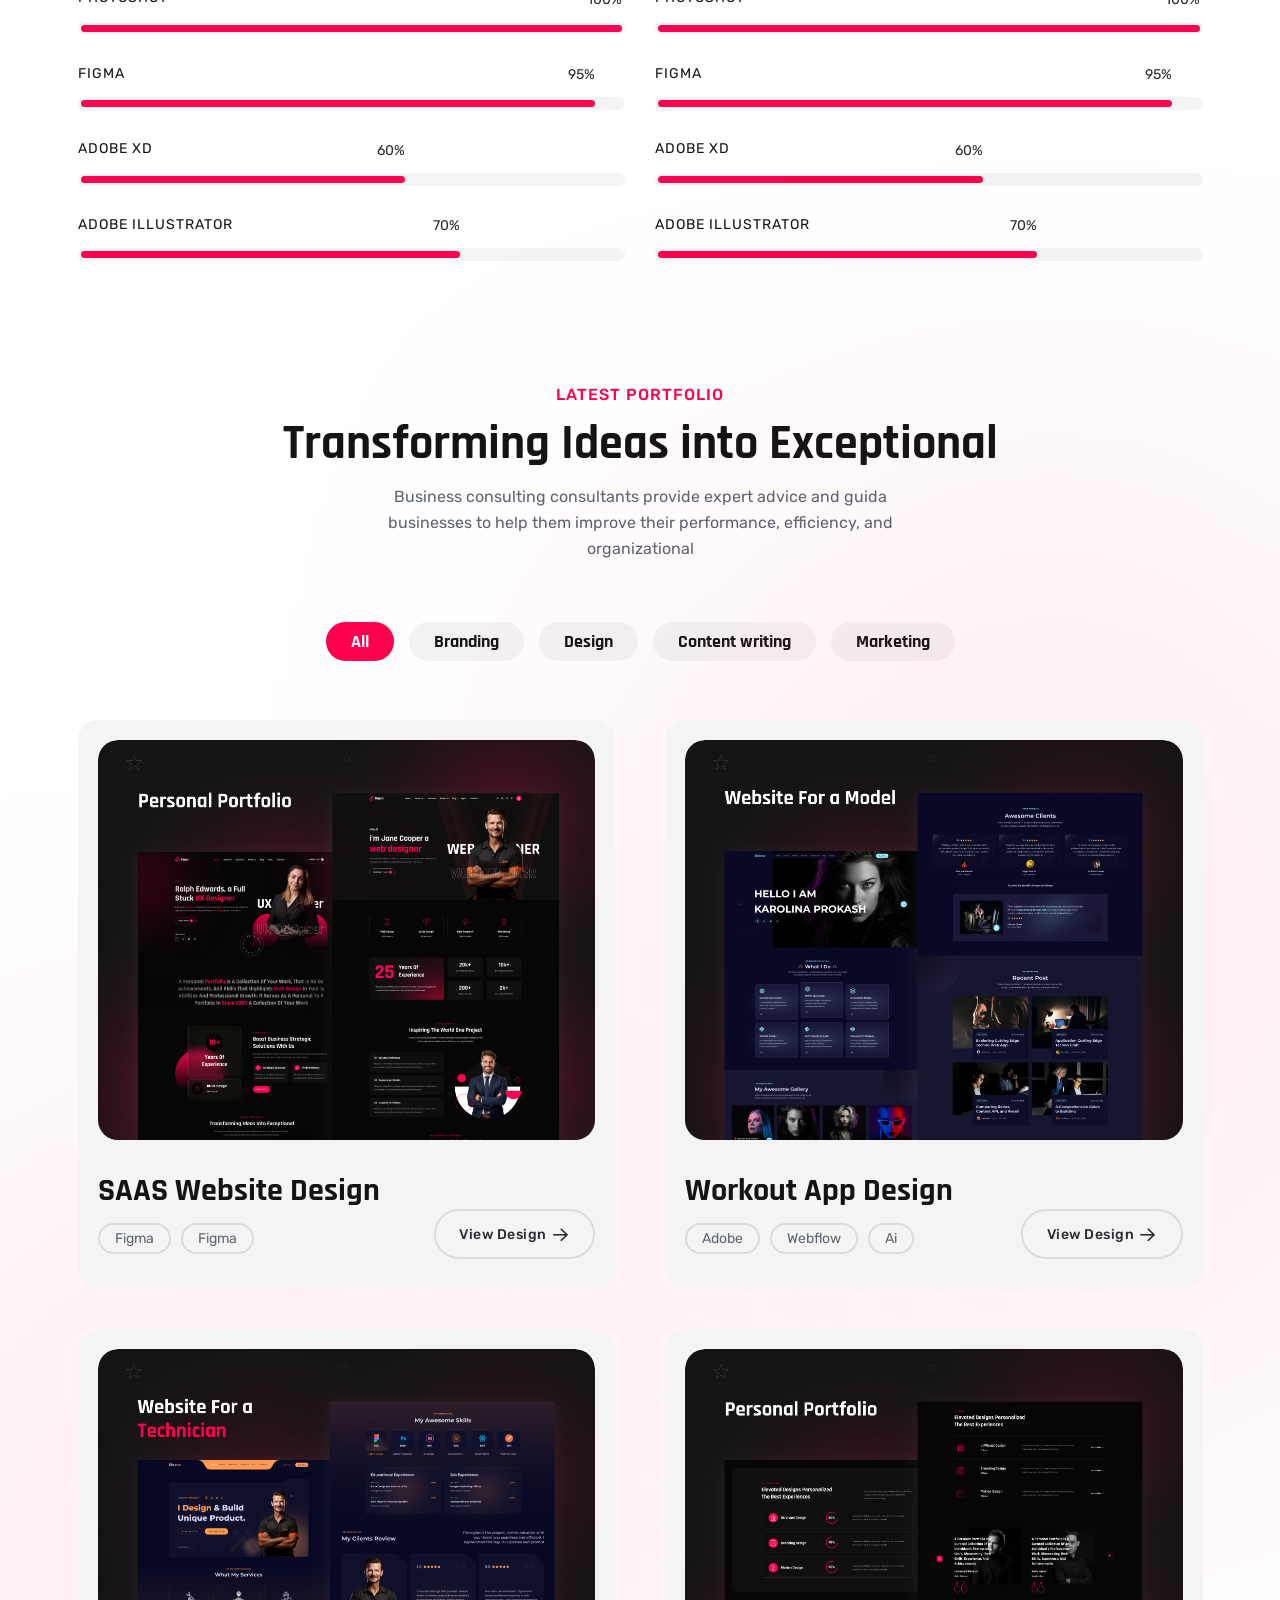
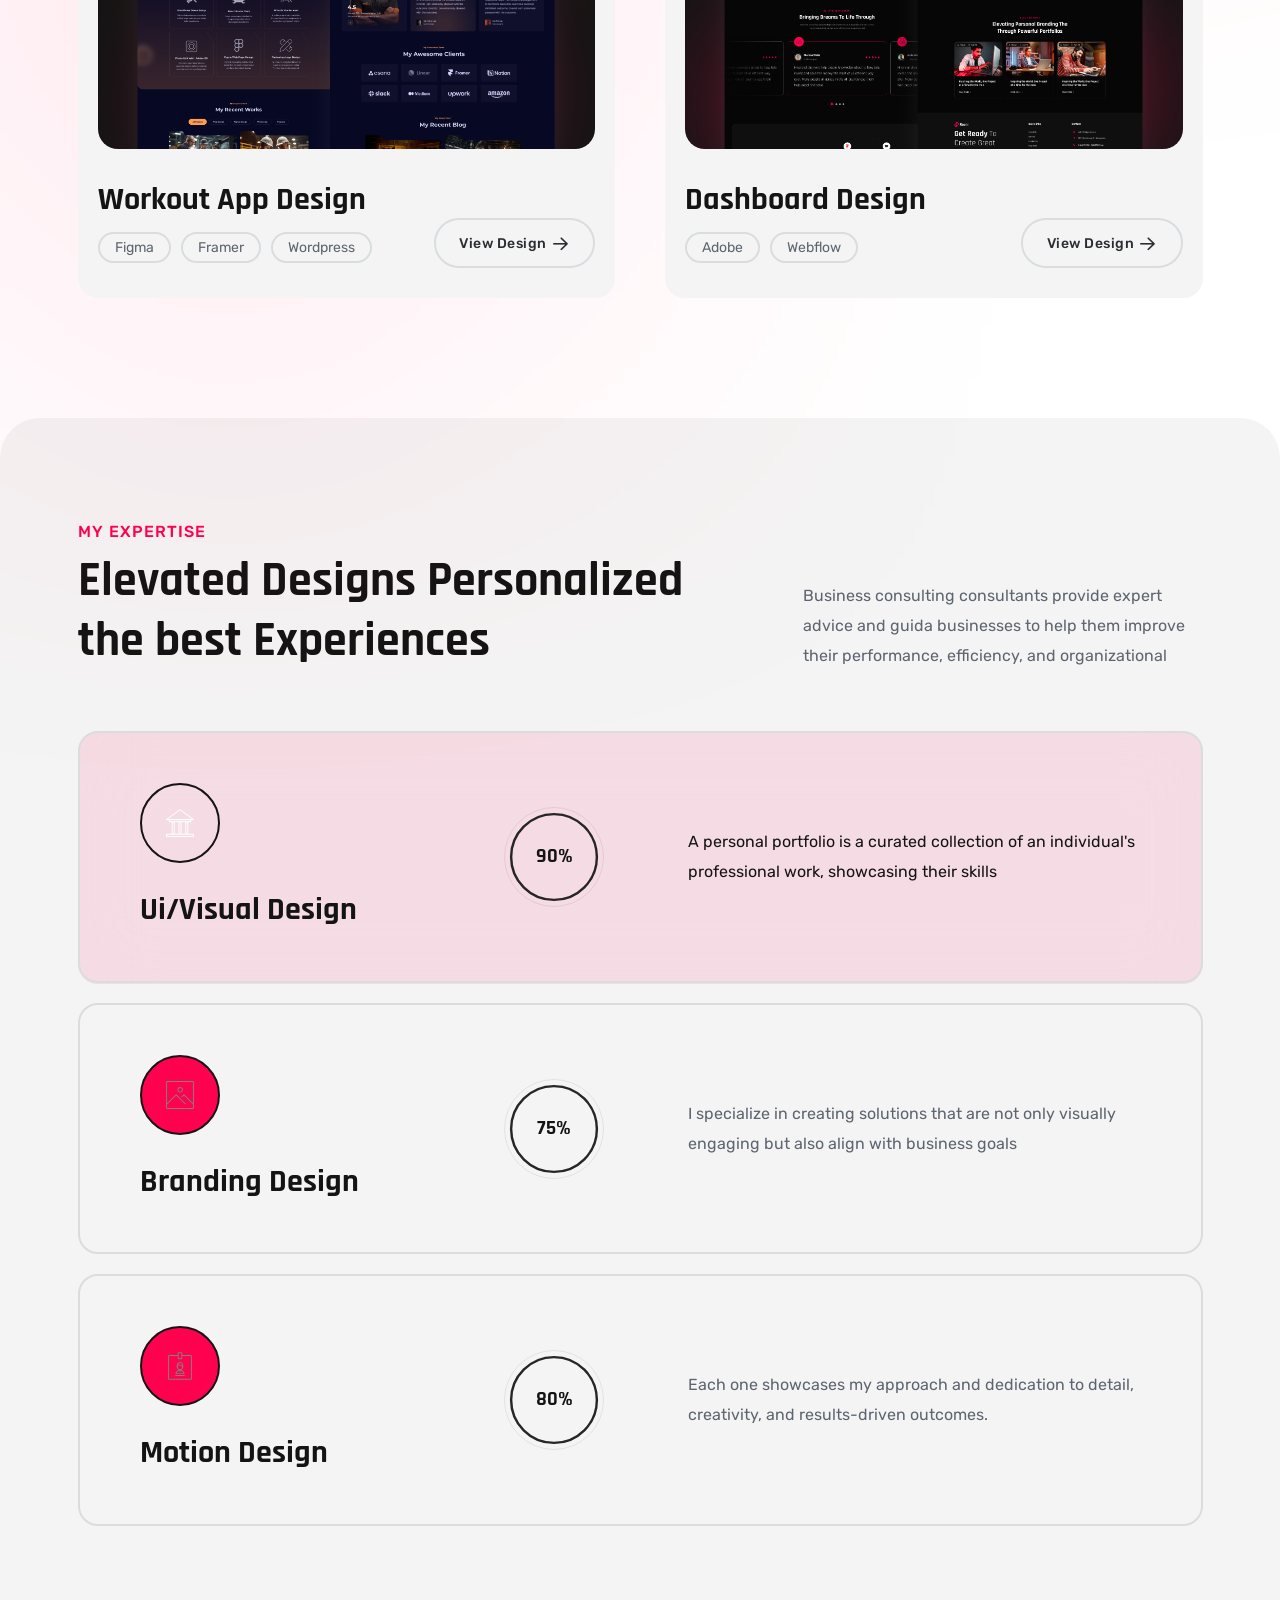
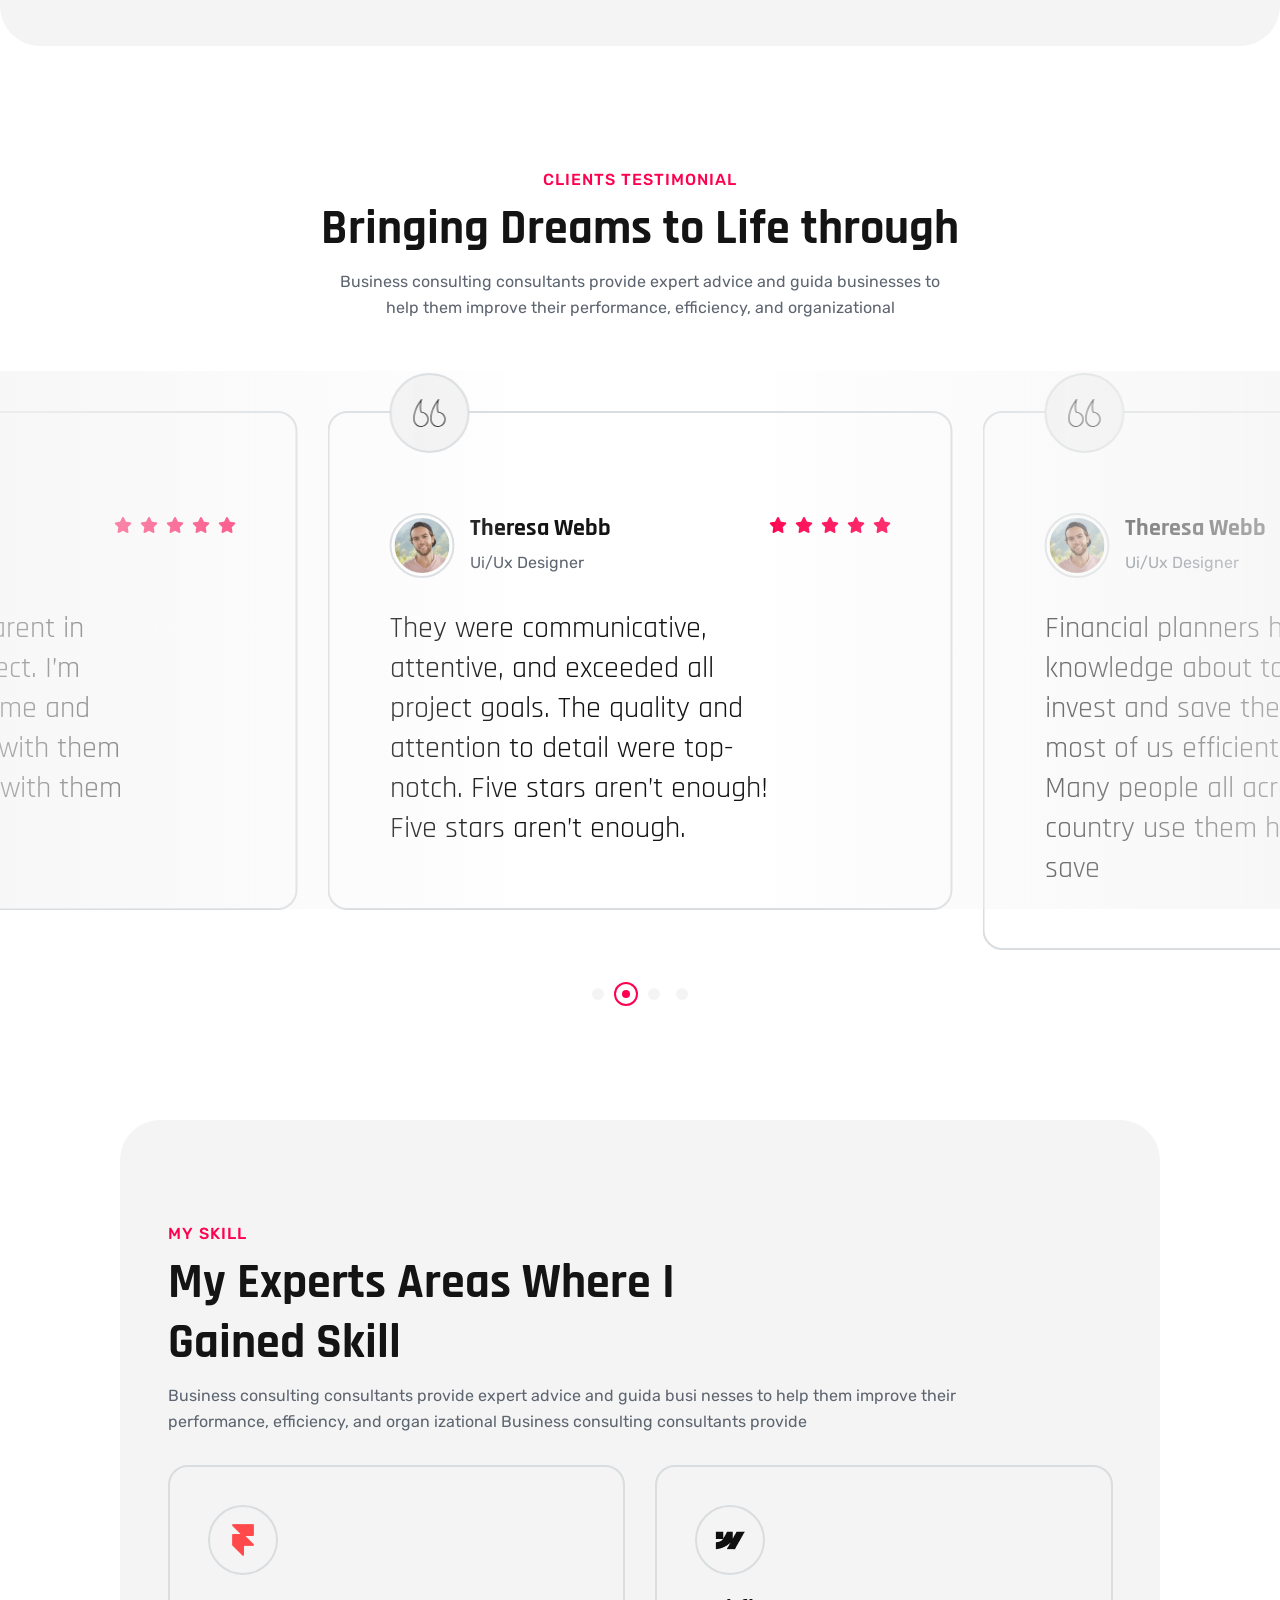
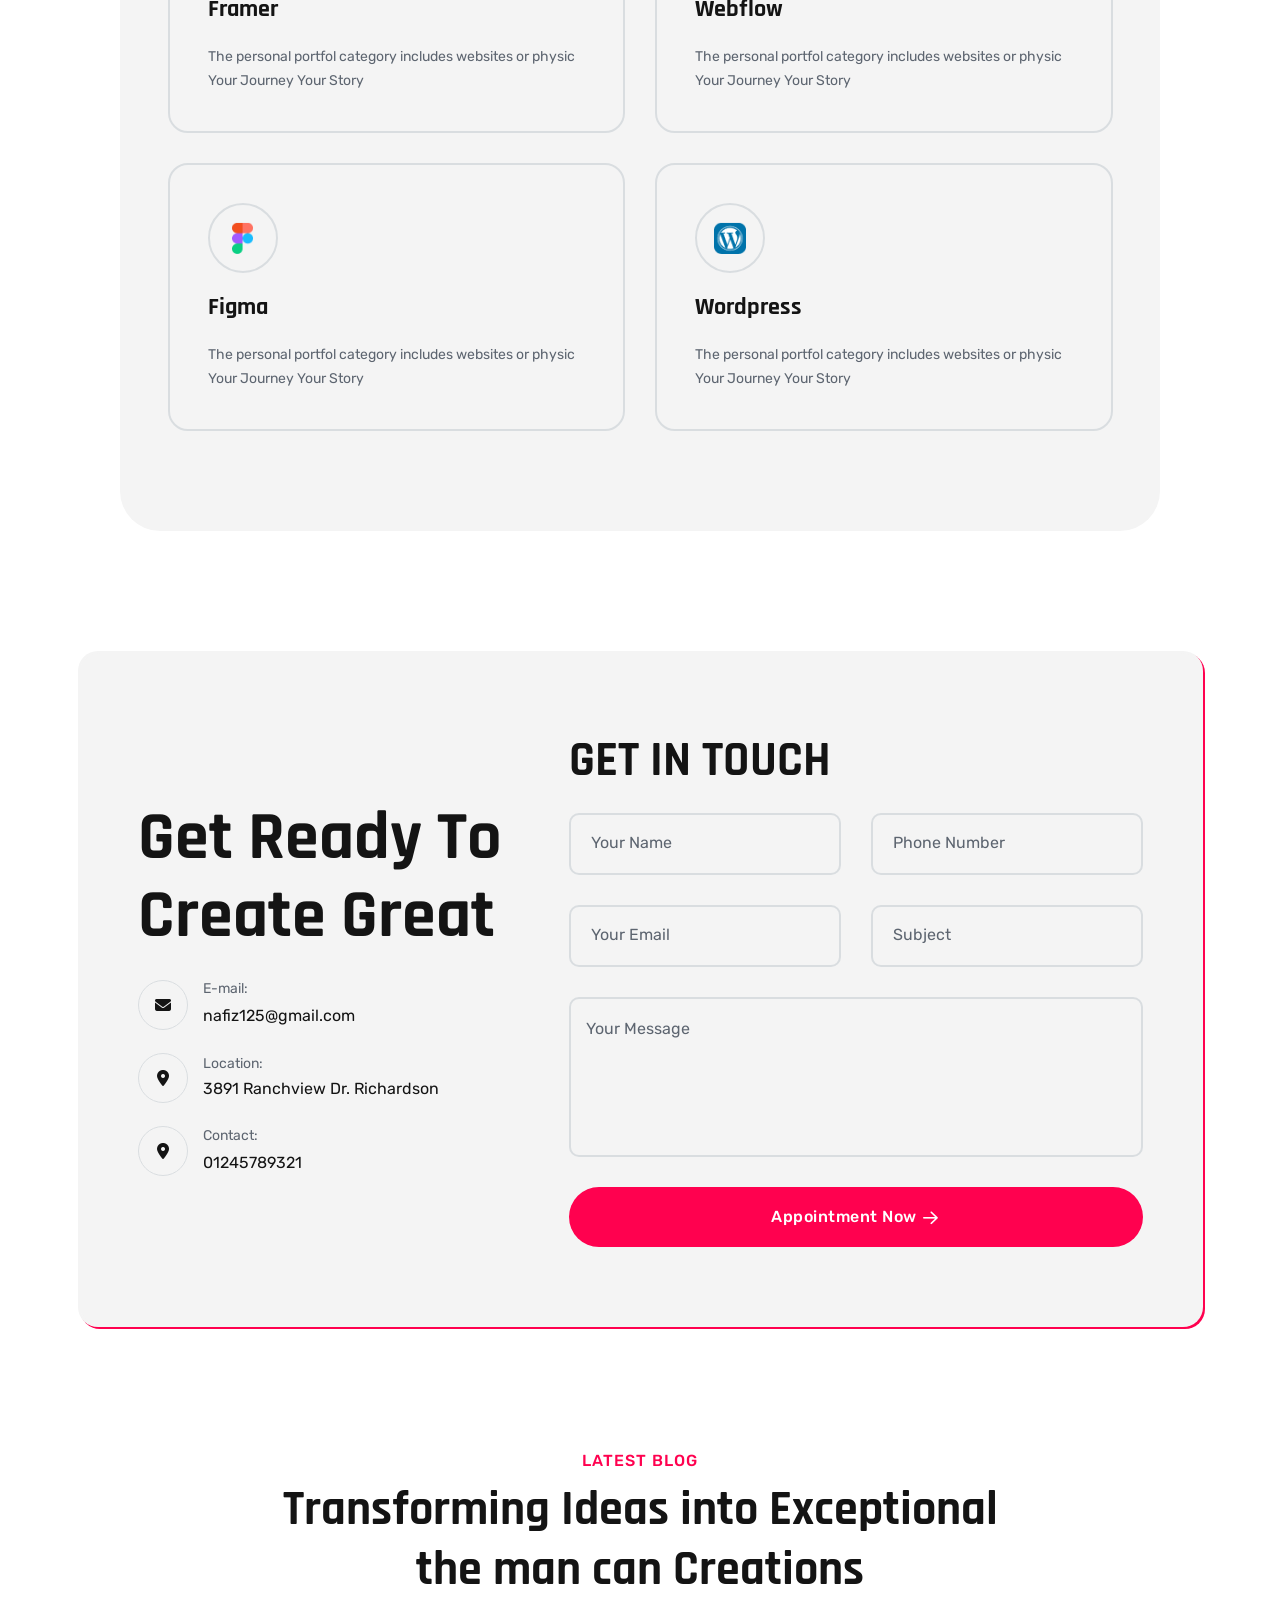
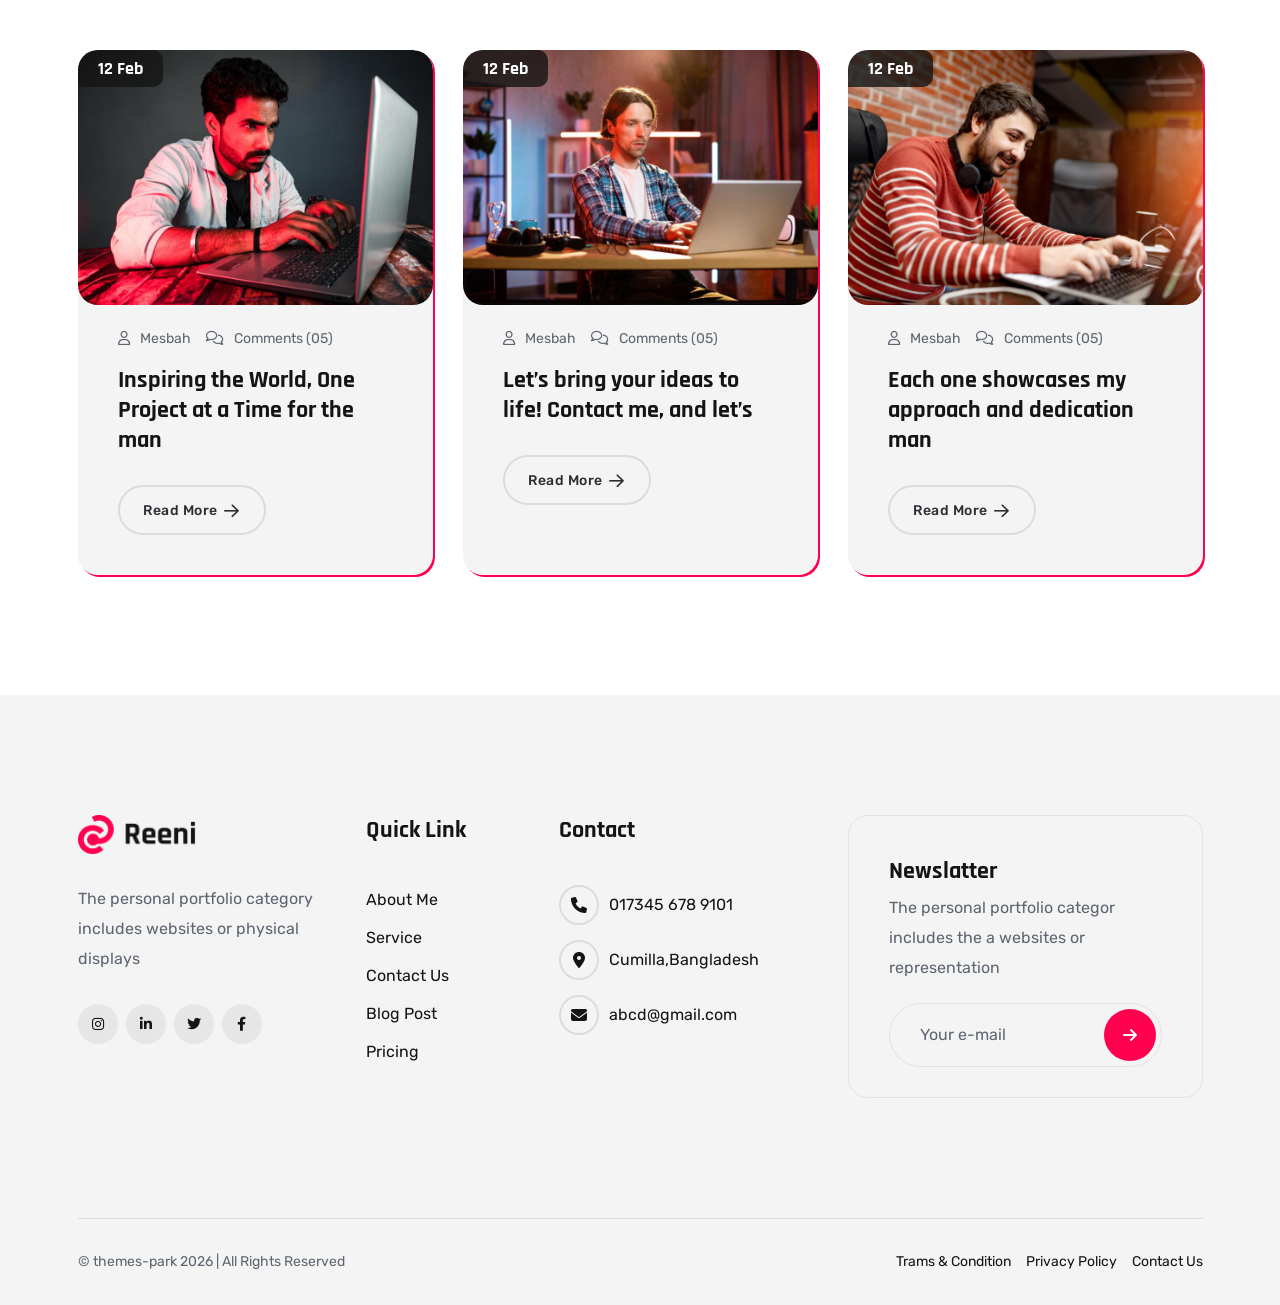
<file: ui/index-02-white.html>
<!DOCTYPE html>
<html lang="en">

<head>
    <meta charset="UTF-8">
    <meta http-equiv="X-UA-Compatible" content="IE=edge">
    <meta name="viewport" content="width=device-width, initial-scale=1.0">
    <meta name="description" content="Reeni is a modern personal portfolio template for designers, developers, content writer, cleaner, programmer, fashion designer, model, Influencer and freelancers. Fully responsive, SEO-friendly, Bootstrap and easy to customize.">
    <link rel="shortcut icon" type="image/x-icon" href="assets/images/favicon.svg">
    <title>Home 02 Reeni - Personal Portfolio HTML Template | Freelancer & Developer Portfolio</title>
    <!-- Bootstrap min css -->
    <link rel="stylesheet" href="assets/css/vendor/fontawesome.css">
    <link rel="stylesheet" href="assets/css/plugins/swiper.css">
    <link rel="stylesheet" href="assets/css/plugins/odometer.css">
    <link rel="stylesheet" href="assets/css/vendor/animate.min.css">
    <link rel="stylesheet" href="assets/css/vendor/bootstrap.min.css">
    <!-- custom css -->
    <link rel="stylesheet" href="assets/css/style.css">
</head>

<body class="tmp-white-version">

    <!-- tpm-header-area start -->
    <header class="tmp-header-area-start header-one header--sticky header--transparent">
        <div class="container">
            <div class="row">
                <div class="col-lg-12">
                    <div class="header-content">
                        <div class="logo">
                            <a href="index-white.html">
                                <img class="logo-dark" src="assets/images/logo/logo-white.png" alt="Reeni - Personal Portfolio HTML Template for developers and freelancers">
                                <img class="logo-white" src="assets/images/logo/logo-white.png" alt="Reeni - Personal Portfolio HTML Template for developers and freelancers">
                            </a>
                        </div>
                        <nav class="tmp-mainmenu-nav d-none d-xl-block">
                            <ul class="tmp-mainmenu">
                                <li>
                                    <a href="#">Home
                                    </a>
                                    <!-- <ul class="submenu">
            <li><a href="index-white.html">Home 01</a></li>
            <li><a href="index-02-white.html">Home 02</a></li>
            <li><a href="index-03-white.html">Home 03</a></li>
            <li><a href="index-04-white.html">Home 04</a></li>
            <li><a href="index-05-white.html">Home 05</a></li>
            <li><a href="index-06-white.html">Home 06</a></li>
            <li><a href="index-07-white.html">Home 07</a></li>
            <li><a href="index-08-white.html">Home 08</a></li>
            <li><a href="index-09-white.html">Home 09</a></li>
            <li><a href="index-10-white.html">Home 10</a></li>
            <li><a href="index-11-white.html">Home 11</a></li>
            <li><a href="index-12-white.html">Home 12</a></li>
            <li><a href="index-13-white.html">Home 13</a></li>
        </ul> -->
                                </li>
                                <li>
                                    <a href="about-white.html">About</a>
                                </li>
                                <li class="has-dropdown">
                                    <a href="#">Services
                                        <i class="fa-regular fa-chevron-down"></i>
                                    </a>
                                    <ul class="submenu">
                                        <li><a href="service-white.html">Service</a></li>
                                        <li><a href="service-details-white.html">Service Details</a></li>
                                    </ul>
                                </li>
                                <li class="has-dropdown">
                                    <a href="#">Blog
                                        <i class="fa-regular fa-chevron-down"></i>
                                    </a>
                                    <ul class="submenu">
                                        <li><a href="blog-white.html">Blog Classic</a></li>
                                        <li><a href="blog-details-white.html">Blog Details</a></li>
                                    </ul>
                                </li>
                                <li class="has-dropdown">
                                    <a href="#">Project
                                        <i class="fa-regular fa-chevron-down"></i>
                                    </a>
                                    <ul class="submenu">
                                        <li><a href="project-white.html">Project</a></li>
                                        <li><a href="project-details-white.html">Project Details</a></li>
                                    </ul>
                                </li>
                                <li>
                                    <a href="contact-white.html">Contact</a>
                                </li>
                            </ul>

                        </nav>
                        <div class="tmp-header-right">
                            <div class="social-share-wrapper d-none d-md-block">
                                <div class="social-link">
                                    <a href="#"><i class="fa-brands fa-instagram"></i></a>
                                    <a href="#"><i class="fa-brands fa-linkedin-in"></i></a>
                                    <a href="#"><i class="fa-brands fa-twitter"></i></a>
                                    <a href="#"><i class="fa-brands fa-facebook-f"></i></a>
                                </div>
                            </div>
                            <div class="actions-area">
                                <div class="tmp-side-collups-area d-none d-xl-block">
                                    <button class="tmp-menu-bars tmp_button_active"><i class="fa-regular fa-bars-staggered"></i></button>
                                </div>
                                <div class="tmp-side-collups-area d-block d-xl-none">
                                    <button class="tmp-menu-bars humberger_menu_active"><i class="fa-regular fa-bars-staggered"></i></button>
                                </div>
                            </div>
                        </div>
                    </div>
                </div>
            </div>
        </div>
    </header>
    <!-- tpm-header-area end -->
    <div class="d-none d-xl-block">
        <div class="tmp-sidebar-area tmp_side_bar">
            <div class="inner">
                <div class="top-area">
                    <a href="index.html" class="logo">
                        <img class="logo-dark" src="assets/images/logo/white-logo-reeni.png" alt="Reeni - Personal Portfolio HTML Template for developers and freelancers">
                        <img class="logo-white" src="assets/images/logo/logo-white.png" alt="Reeni - Personal Portfolio HTML Template for developers and freelancers">
                    </a>
                    <div class="close-icon-area">
                        <button class="tmp-round-action-btn close_side_menu_active">
                            <i class="fa-sharp fa-light fa-xmark"></i>
                        </button>
                    </div>
                </div>
                <div class="content-wrapper">
                    <div class="image-area-feature">
                        <a href="index.html">
                            <img src="assets/images/logo/man.png" alt="personal-logo">
                        </a>
                    </div>
                    <h5 class="title mt--30">Freelancer delivering exceptional Webflow, and Next.js solutions.</h5>
                    <p class="disc">I am a skilled freelancer specializing in Webflow development, Figma design, and Next.js projects. I deliver creative, dynamic, and user-centric web solutions.
                    </p>
                    <div class="short-contact-area">
                        <!-- single contact information -->
                        <div class="single-contact">
                            <i class="fa-solid fa-phone"></i>
                            <div class="information tmp-link-animation">
                                <span>Call Now</span>
                                <a href="#" class="number">+92 (8800) - 98670</a>
                            </div>
                        </div>
                        <!-- single contact information end -->

                        <!-- single contact information -->
                        <div class="single-contact">
                            <i class="fa-solid fa-envelope"></i>
                            <div class="information tmp-link-animation">
                                <span>Mail Us</span>
                                <a href="#" class="number">example@info.com</a>
                            </div>
                        </div>
                        <!-- single contact information end -->

                        <!-- single contact information -->
                        <div class="single-contact">
                            <i class="fa-solid fa-location-crosshairs"></i>
                            <div class="information tmp-link-animation">
                                <span>My Address</span>
                                <span class="number">66 Broklyant, New York 3269</span>
                            </div>
                        </div>
                        <!-- single contact information end -->
                    </div>
                    <!-- social area start -->
                    <div class="social-wrapper mt--20">
                        <span class="subtitle">find with me</span>
                        <div class="social-link">
                            <a href="#"><i class="fa-brands fa-instagram"></i></a>
                            <a href="#"><i class="fa-brands fa-linkedin-in"></i></a>
                            <a href="#"><i class="fa-brands fa-twitter"></i></a>
                            <a href="#"><i class="fa-brands fa-facebook-f"></i></a>
                        </div>
                    </div>
                    <!-- social area end -->
                </div>
            </div>
        </div>
        <a class="overlay_close_side_menu close_side_menu_active" href="javascript:void(0);"></a>
    </div>

    <div class="d-block d-xl-none">
        <div class="tmp-popup-mobile-menu">
            <div class="inner">
                <div class="header-top">
                    <div class="logo">
                        <a href="index.html" class="logo-area">
                            <img class="logo-dark" src="assets/images/logo/white-logo-reeni.png" alt="Reeni - Personal Portfolio HTML Template for developers and freelancers">
                            <img class="logo-white" src="assets/images/logo/logo-white.png" alt="Reeni - Personal Portfolio HTML Template for developers and freelancers">
                        </a>

                    </div>
                    <div class="close-menu">
                        <button class="close-button tmp-round-action-btn">
                            <i class="fa-sharp fa-light fa-xmark"></i>
                        </button>
                    </div>
                </div>
                <ul class="tmp-mainmenu">
                    <li>
                        <a href="#">Home
                        </a>
                        <!-- <ul class="submenu">
            <li><a href="index-white.html">Home 01</a></li>
            <li><a href="index-02-white.html">Home 02</a></li>
            <li><a href="index-03-white.html">Home 03</a></li>
            <li><a href="index-04-white.html">Home 04</a></li>
            <li><a href="index-05-white.html">Home 05</a></li>
            <li><a href="index-06-white.html">Home 06</a></li>
            <li><a href="index-07-white.html">Home 07</a></li>
            <li><a href="index-08-white.html">Home 08</a></li>
            <li><a href="index-09-white.html">Home 09</a></li>
            <li><a href="index-10-white.html">Home 10</a></li>
            <li><a href="index-11-white.html">Home 11</a></li>
            <li><a href="index-12-white.html">Home 12</a></li>
            <li><a href="index-13-white.html">Home 13</a></li>
        </ul> -->
                    </li>
                    <li>
                        <a href="about-white.html">About</a>
                    </li>
                    <li class="has-dropdown">
                        <a href="#">Services
                            <i class="fa-regular fa-chevron-down"></i>
                        </a>
                        <ul class="submenu">
                            <li><a href="service-white.html">Service</a></li>
                            <li><a href="service-details-white.html">Service Details</a></li>
                        </ul>
                    </li>
                    <li class="has-dropdown">
                        <a href="#">Blog
                            <i class="fa-regular fa-chevron-down"></i>
                        </a>
                        <ul class="submenu">
                            <li><a href="blog-white.html">Blog Classic</a></li>
                            <li><a href="blog-details-white.html">Blog Details</a></li>
                        </ul>
                    </li>
                    <li class="has-dropdown">
                        <a href="#">Project
                            <i class="fa-regular fa-chevron-down"></i>
                        </a>
                        <ul class="submenu">
                            <li><a href="project-white.html">Project</a></li>
                            <li><a href="project-details-white.html">Project Details</a></li>
                        </ul>
                    </li>
                    <li>
                        <a href="contact-white.html">Contact</a>
                    </li>
                </ul>


                <div class="social-wrapper mt--40">
                    <span class="subtitle">find with me</span>
                    <div class="social-link">
                        <a href="#"><i class="fa-brands fa-instagram"></i></a>
                        <a href="#"><i class="fa-brands fa-linkedin-in"></i></a>
                        <a href="#"><i class="fa-brands fa-twitter"></i></a>
                        <a href="#"><i class="fa-brands fa-facebook-f"></i></a>
                    </div>
                </div>
                <!-- social area end -->



            </div>
        </div>
    </div>



    <!-- tmp banner area start -->
    <div class="rpp-banner-two-area">
        <div class="container">
            <div class="banner-two-main-wrapper">
                <div class="row align-items-center">
                    <div class="col-lg-6 order-lg-2">
                        <div class="banner-right-content">
                            <div class="main-img">
                                <img class="tmp-scroll-trigger tmp-zoom-in animation-order-1" src="assets/images/banner/banner-user-image-two.png" alt="banner-img">
                                <h2 class="banner-big-text-1 up-down-2">Ux Designer</h2>
                                <h2 class="banner-big-text-2 up-down">Ux Designer</h2>
                                <div class="benner-two-bg-red-img">
                                    <img src="assets/images/banner/banner-user-image-two-red-bg.png" alt="red-img">
                                </div>
                                <div class="logo-under-img-wrap">
                                    <div class="logo-under-img">
                                        <img src="assets/images/banner/logo-under-image.png" alt="logo-under-image">
                                    </div>
                                    <div class="logo-under-img-2">
                                        <img src="assets/images/banner/logo-under-image-2.png" alt="logo-under-image">
                                    </div>
                                </div>

                            </div>
                        </div>
                    </div>
                    <div class="col-lg-6 order-lg-1">
                        <div class="inner">
                            <span class="sub-title tmp-scroll-trigger tmp-fade-in animation-order-1">I am</span>
                            <h1 class="title tmp-scroll-trigger tmp-fade-in animation-order-2">
                                Ralph Edwards, a Full Stuck <br>
                                <span class="header-caption">
                                    <span class="cd-headline clip is-full-width">
                                        <span class="cd-words-wrapper">
                                            <b class="is-visible theme-gradient">Web Designer</b>
                                            <b class="is-hidden theme-gradient">Web Developer</b>
                                            <b class="is-hidden theme-gradient">UI/UX Designer</b>
                                            <b class="is-hidden theme-gradient">Stylish Model</b>
                                            <b class="is-hidden theme-gradient">Content Writer</b>
                                        </span>
                                </span>
                                </span>
                            </h1>
                            <p class="disc tmp-scroll-trigger tmp-title-split tmp-fade-in animation-order-3"> A personal
                                <span>portfolio</span> is a collection of your work, that is
                                achievements, and skills that highlights in your abilities and professional <span>web
                                    design</span> growth. It serves as
                            </p>
                            <div class="button-area-banner-two tmp-scroll-trigger tmp-fade-in animation-order-4">
                                <a class="tmp-btn hover-icon-reverse radius-round" href="about-white.html">
                                    <span class="icon-reverse-wrapper">
                                        <span class="btn-text">More About Us</span>
                                    <span class="btn-icon"><i class="fa-sharp fa-regular fa-arrow-right"></i></span>
                                    <span class="btn-icon"><i class="fa-sharp fa-regular fa-arrow-right"></i></span>
                                    </span>
                                </a>
                            </div>
                            <div class="find-me-on tmp-scroll-trigger tmp-fade-in animation-order-5">
                                <h2 class="find-me-on-title">Find me on</h2>
                                <div class="social-link banner">
                                    <a href="#"><i class="fa-brands fa-instagram"></i></a>
                                    <a href="#"><i class="fa-brands fa-linkedin-in"></i></a>
                                    <a href="#"><i class="fa-brands fa-twitter"></i></a>
                                    <a href="#"><i class="fa-brands fa-facebook-f"></i></a>
                                </div>
                            </div>
                        </div>
                    </div>

                </div>
            </div>
        </div>
        <div class="banner-shape-two">
            <img src="assets/images/banner/banner-shape-two.png" alt="">
        </div>
    </div>
    <!-- tmp banner area end -->

    <!-- tmp text para start -->
    <div class="about-content-area">
        <div class="container tmp-section-gap">
            <div class="text-para-doc-wrap">
                <h2 class="text-para-documents tmp-scroll-trigger tmp-fade-in animation-order-1 tmp-title-split-2">A personal
                    <span>portfolio</span> is a collection of your work, that is aa
                    go achievements, and skills that highlights <span>web design</span> in your is abilities and
                    professional growth. It serves as A personal to a portfolio in <span>since 2009</span> a collection
                    of
                    your work
                </h2>
                <div class="right-bg-text-para">
                    <img src="assets/images/banner/right-bg-text-para-doc.png" alt="">
                </div>
                <div class="left-bg-text-para">
                    <img src="assets/images/banner/left-bg-text-para-doc.png" alt="">
                </div>
            </div>
        </div>
    </div>
    <!-- tmp text para end -->

    <!-- tmp About Me Start -->
    <section class="about-us-area">
        <div class="container">
            <div class="row align-items-center">
                <div class="col-lg-6">
                    <div class="about-us-left-content-wrap bg-vactor-one">
                        <div class="years-of-experience-card tmp-scroll-trigger tmp-fade-in animation-order-1">
                            <h2 class="counter card-title"><span class="odometer" data-count="10">00</span>+
                            </h2>
                            <p class="card-para">years of experience</p>
                        </div>
                        <div class="design-card tmp-scroll-trigger tmp-fade-in animation-order-2">
                            <div class="design-card-img">
                                <div class="icon"><i class="fa-sharp fa-thin fa-lock"></i></div>
                            </div>
                            <div class="card-info">
                                <h3 class="card-title">Ui/Ux Design</h3>
                                <p class="card-para">241 Projects</p>
                            </div>
                        </div>
                    </div>
                </div>
                <div class="col-lg-6">
                    <div class="about-us-right-content-wrap">
                        <div class="section-head text-align-left mb--50">
                            <div class="section-sub-title tmp-scroll-trigger tmp-fade-in animation-order-1">
                                <span class="subtitle">About Me</span>
                            </div>
                            <h2 class="title split-collab tmp-scroll-trigger tmp-fade-in animation-order-2">Boost
                                Business Strategic <br> Solutions with Us</h2>
                            <p class="description tmp-scroll-trigger tmp-fade-in animation-order-3">Business consulting
                                consultants provide expert advice and guida
                                businesses to help them improve their performance, efficiency, and organizational</p>
                        </div>
                        <div class="about-us-section-card row g-5">

                            <div class="col-lg-6 col-md-6 col-sm-6 col-12">
                                <div class="about-us-card tmponhover tmp-scroll-trigger tmp-fade-in animation-order-4">
                                    <div class="card-head">
                                        <div class="logo-img">
                                            <img src="assets/images/about/logo-1.svg" alt="logo">
                                        </div>
                                        <h3 class="card-title">Business Solutions</h3>
                                    </div>
                                    <p class="card-para">Each one showcases my approach and dedication to detail, creativity
                                    </p>
                                </div>
                            </div>

                            <div class="col-lg-6 col-md-6 col-sm-6 col-12">
                                <div class="about-us-card tmponhover tmp-scroll-trigger tmp-fade-in animation-order-5">
                                    <div class="card-head">
                                        <div class="logo-img">
                                            <img src="assets/images/about/logo-2.svg" alt="logo">
                                        </div>
                                        <h3 class="card-title">Profit Partners</h3>
                                    </div>
                                    <p class="card-para">Business consulting consul us to a provide expert advice
                                        businesses
                                    </p>
                                </div>
                            </div>

                        </div>
                        <div class="about-btn mt--40 tmp-scroll-trigger tmp-fade-in animation-order-6">
                            <a class="tmp-btn hover-icon-reverse radius-round" href="about-white.html">
                                <span class="icon-reverse-wrapper">
                        <span class="btn-text">Read More About Me</span>
                                <span class="btn-icon"><i class="fa-sharp fa-regular fa-arrow-right"></i></span>
                                <span class="btn-icon"><i class="fa-sharp fa-regular fa-arrow-right"></i></span>
                                </span>
                            </a>
                        </div>
                    </div>
                </div>
            </div>
        </div>
    </section>
    <!-- tmp About Me end -->


    <section class="resume-section tmp-section-gapTop" id="resume-section">
        <div class="container">
            <div class="row">
                <div class="col-md-6">
                    <div class="section-header mb--50 tmp-scroll-trigger tmp-fade-in animation-order-1">
                        <h2 class="section-title"><i class="fa-regular fa-award"></i> My Experience</h2>
                    </div>

                    <div class="resume-widget">
                        <div class="resume-single tmp-scroll-trigger tmp-fade-in animation-order-1">
                            <div class="time"><i class="fa-duotone fa-solid fa-circle-dot fa-fade mr--15"></i> 2022 -
                                Present</div>
                            <h3 class="resume-title">Senior Developer</h3>
                            <div class="institute">CodeGenius (USA)</div>
                        </div>
                        <div class="resume-single tmp-scroll-trigger tmp-fade-in animation-order-2">
                            <div class="time"><i class="fa-duotone fa-solid fa-circle-dot fa-fade mr--15"></i> 2022 -
                                2022</div>
                            <h3 class="resume-title">Web Developer</h3>
                            <div class="institute">Modarni Tomoli</div>
                        </div>
                        <div class="resume-single tmp-scroll-trigger tmp-fade-in animation-order-3">
                            <div class="time"><i class="fa-duotone fa-solid fa-circle-dot fa-fade mr--15"></i> 2020 -
                                2022</div>
                            <h3 class="resume-title">UI Designer</h3>
                            <div class="institute">Tech Design Company</div>
                        </div>
                        <div class="resume-single mb--0 tmp-scroll-trigger tmp-fade-in animation-order-4">
                            <div class="time"><i class="fa-duotone fa-solid fa-circle-dot fa-fade mr--15"></i> 2016 -
                                2019</div>
                            <h3 class="resume-title">Intern UI/UX Designer</h3>
                            <div class="institute">USA Web Company</div>
                        </div>
                    </div>
                </div>

                <div class="col-md-6">
                    <div class="section-header mb--50 tmp-scroll-trigger tmp-fade-in animation-order-1">
                        <h2 class="section-title"> <i class="fa-regular fa-graduation-cap"></i> My Education</h2>
                    </div>

                    <div class="resume-widget">
                        <div class="resume-single tmp-scroll-trigger tmp-fade-in animation-order-1">
                            <div class="time"><i class="fa-duotone fa-solid fa-circle-dot fa-fade mr--15"></i> 2020 -
                                2023</div>
                            <h3 class="resume-title">Programming course</h3>
                            <div class="institute">Harverd University</div>
                        </div>
                        <div class="resume-single tmp-scroll-trigger tmp-fade-in animation-order-2">
                            <div class="time"><i class="fa-duotone fa-solid fa-circle-dot fa-fade mr--15"></i> 2016 -
                                2020</div>
                            <h3 class="resume-title">Graphic design course</h3>
                            <div class="institute">University of Denmark</div>
                        </div>
                        <div class="resume-single tmp-scroll-trigger tmp-fade-in animation-order-3">
                            <div class="time"><i class="fa-duotone fa-solid fa-circle-dot fa-fade mr--15"></i> 2012 -
                                2015</div>
                            <h3 class="resume-title">Web design course</h3>
                            <div class="institute">University of California</div>
                        </div>
                        <div class="resume-single mb--0 tmp-scroll-trigger tmp-fade-in animation-order-4">
                            <div class="time"><i class="fa-duotone fa-solid fa-circle-dot fa-fade mr--15"></i> 2010 -
                                2011</div>
                            <h3 class="resume-title">Design &amp; Technology</h3>
                            <div class="institute">Parsons, The New School</div>
                        </div>
                    </div>
                </div>
            </div>
        </div>
    </section>
    <!-- tmp skill area start -->
    <div class="tmp-skill-area tmp-section-gapTop">
        <div class="container">
            <div class="row g-5">
                <div class="col-lg-6">
                    <div class="progress-wrapper">
                        <div class="content">
                            <h2 class="custom-title mb--30 tmp-scroll-trigger tmp-fade-in animation-order-1">
                                Design Skill <span><img src="assets/images/custom-line/custom-line.png" alt="custom-line"></span>
                            </h2>
                            <!-- Start Single Progress Charts -->
                            <div class="progress-charts">
                                <h6 class="heading heading-h6">
                                    PHOTOSHOT</h6>
                                <div class="progress">
                                    <div class="progress-bar wow fadeInLeft" data-wow-duration="0.5s" data-wow-delay=".3s" role="progressbar" style="width: 100%; visibility: visible; animation-duration: 0.5s; animation-delay: 0.3s; animation-name: fadeInLeft;" aria-valuenow="85" aria-valuemin="0" aria-valuemax="100">
                                        <span class="percent-label">100%</span>
                                    </div>
                                </div>
                            </div>
                            <!-- End Single Progress Charts -->

                            <!-- Start Single Progress Charts -->
                            <div class="progress-charts">
                                <h6 class="heading heading-h6">
                                    FIGMA</h6>
                                <div class="progress">
                                    <div class="progress-bar wow fadeInLeft" data-wow-duration="0.6s" data-wow-delay=".4s" role="progressbar" style="width: 95%; visibility: visible; animation-duration: 0.6s; animation-delay: 0.4s; animation-name: fadeInLeft;" aria-valuenow="85" aria-valuemin="0" aria-valuemax="100">
                                        <span class="percent-label">95%</span>
                                    </div>
                                </div>
                            </div>
                            <!-- End Single Progress Charts -->

                            <!-- Start Single Progress Charts -->
                            <div class="progress-charts">
                                <h6 class="heading heading-h6">
                                    ADOBE XD</h6>
                                <div class="progress">
                                    <div class="progress-bar wow fadeInLeft" data-wow-duration="0.7s" data-wow-delay=".5s" role="progressbar" style="width: 60%; visibility: visible; animation-duration: 0.7s; animation-delay: 0.5s; animation-name: fadeInLeft;" aria-valuenow="85" aria-valuemin="0" aria-valuemax="100">
                                        <span class="percent-label">60%</span>
                                    </div>
                                </div>
                            </div>
                            <!-- End Single Progress Charts -->

                            <!-- Start Single Progress Charts -->
                            <div class="progress-charts">
                                <h6 class="heading heading-h6">
                                    ADOBE ILLUSTRATOR</h6>
                                <div class="progress">
                                    <div class="progress-bar wow fadeInLeft" data-wow-duration="0.8s" data-wow-delay=".6s" role="progressbar" style="width: 70%; visibility: visible; animation-duration: 0.8s; animation-delay: 0.6s; animation-name: fadeInLeft;" aria-valuenow="85" aria-valuemin="0" aria-valuemax="100">
                                        <span class="percent-label">70%</span>
                                    </div>
                                </div>
                            </div>
                            <!-- End Single Progress Charts -->

                        </div>
                    </div>
                </div>
                <div class="col-lg-6">
                    <div class="progress-wrapper">
                        <div class="content">
                            <h2 class="custom-title mb--30 tmp-scroll-trigger tmp-fade-in animation-order-1">
                                Development Skill <span><img src="assets/images/custom-line/custom-line.png" alt="custom-line"></span>
                            </h2>
                            <!-- Start Single Progress Charts -->
                            <div class="progress-charts">
                                <h6 class="heading heading-h6">
                                    PHOTOSHOT</h6>
                                <div class="progress">
                                    <div class="progress-bar wow fadeInLeft" data-wow-duration="0.5s" data-wow-delay=".3s" role="progressbar" style="width: 100%; visibility: visible; animation-duration: 0.5s; animation-delay: 0.3s; animation-name: fadeInLeft;" aria-valuenow="85" aria-valuemin="0" aria-valuemax="100">
                                        <span class="percent-label">100%</span>
                                    </div>
                                </div>
                            </div>
                            <!-- End Single Progress Charts -->

                            <!-- Start Single Progress Charts -->
                            <div class="progress-charts">
                                <h6 class="heading heading-h6">
                                    FIGMA</h6>
                                <div class="progress">
                                    <div class="progress-bar wow fadeInLeft" data-wow-duration="0.6s" data-wow-delay=".4s" role="progressbar" style="width: 95%; visibility: visible; animation-duration: 0.6s; animation-delay: 0.4s; animation-name: fadeInLeft;" aria-valuenow="85" aria-valuemin="0" aria-valuemax="100">
                                        <span class="percent-label">95%</span>
                                    </div>
                                </div>
                            </div>
                            <!-- End Single Progress Charts -->

                            <!-- Start Single Progress Charts -->
                            <div class="progress-charts">
                                <h6 class="heading heading-h6">
                                    ADOBE XD</h6>
                                <div class="progress">
                                    <div class="progress-bar wow fadeInLeft" data-wow-duration="0.7s" data-wow-delay=".5s" role="progressbar" style="width: 60%; visibility: visible; animation-duration: 0.7s; animation-delay: 0.5s; animation-name: fadeInLeft;" aria-valuenow="85" aria-valuemin="0" aria-valuemax="100">
                                        <span class="percent-label">60%</span>
                                    </div>
                                </div>
                            </div>
                            <!-- End Single Progress Charts -->

                            <!-- Start Single Progress Charts -->
                            <div class="progress-charts">
                                <h6 class="heading heading-h6">
                                    ADOBE ILLUSTRATOR</h6>
                                <div class="progress">
                                    <div class="progress-bar wow fadeInLeft" data-wow-duration="0.8s" data-wow-delay=".6s" role="progressbar" style="width: 70%; visibility: visible; animation-duration: 0.8s; animation-delay: 0.6s; animation-name: fadeInLeft;" aria-valuenow="85" aria-valuemin="0" aria-valuemax="100">
                                        <span class="percent-label">70%</span>
                                    </div>
                                </div>
                            </div>
                            <!-- End Single Progress Charts -->

                        </div>
                    </div>
                </div>
            </div>
        </div>
    </div>
    <!-- tmp skill area end -->
    <!-- tmp Latest Portfolio Start -->
    <section class="latest-portfolio-area custom-column-grid tmp-section-gap">
        <div class="container">
            <div class="section-head mb--60">
                <div class="section-sub-title center-title tmp-scroll-trigger tmp-fade-in animation-order-1">
                    <span class="subtitle">Latest Portfolio</span>
                </div>
                <h2 class="title split-collab tmp-scroll-trigger tmp-fade-in animation-order-2"> Transforming Ideas into
                    Exceptional </h2>
                <p class="description section-sm tmp-scroll-trigger tmp-fade-in animation-order-3">Business consulting
                    consultants provide expert advice and guida
                    businesses to help them improve their performance, efficiency, and organizational</p>
            </div>
            <div class="latest-portfolio-tabs-area">
                <nav>
                    <ul class="nav nav-tabs" id="nav-tab" role="tablist">
                        <li>
                            <button class="nav-link active" id="nav-all-tab" data-bs-toggle="tab" data-bs-target="#nav-all" type="button" role="tab" aria-controls="nav-all" aria-selected="true">All</button>
                        </li>
                        <li>
                            <button class="nav-link" id="nav-branding-tab" data-bs-toggle="tab" data-bs-target="#nav-branding" type="button" role="tab" aria-controls="nav-branding" aria-selected="false">Branding</button>
                        </li>
                        <li>
                            <button class="nav-link" id="nav-design-tab" data-bs-toggle="tab" data-bs-target="#nav-design" type="button" role="tab" aria-controls="nav-design" aria-selected="false">Design</button>
                        </li>
                        <li>
                            <button class="nav-link" id="nav-content-writing-tab" data-bs-toggle="tab" data-bs-target="#nav-content-writing" type="button" role="tab" aria-controls="nav-content-writing" aria-selected="false">Content writing</button>
                        </li>
                        <li>
                            <button class="nav-link" id="nav-marketing-tab" data-bs-toggle="tab" data-bs-target="#nav-marketing" type="button" role="tab" aria-controls="nav-marketing" aria-selected="false">Marketing</button>
                        </li>
                    </ul>
                </nav>
                <div class="tab-content bg-blur-style-one" id="nav-tabContent">
                    <div class="tab-pane fade show active" id="nav-all" role="tabpanel" aria-labelledby="nav-all-tab" tabindex="0">
                        <div class="row">
                            <div class="col-lg-6">
                                <div class="latest-portfolio-card-style-two image-box-hover tmp-scroll-trigger tmp-fade-in animation-order-1">
                                    <div class="portfoli-card-img">
                                        <div class="img-box v2">
                                            <a class="tmp-scroll-trigger tmp-zoom-in animation-order-1" href="project-details-white.html">
                                                <img class="w-100" src="assets/images/latest-portfolio/portfoli-img-1.jpg" alt="Thumbnail">
                                            </a>
                                        </div>
                                    </div>
                                    <div class="portfolio-card-content-wrap">
                                        <div class="content-left">
                                            <h3 class="portfolio-card-title"><a href="project-details-white.html">SAAS website
                                                    design</a></h3>
                                            <div class="tag-items">
                                                <ul>
                                                    <li>
                                                        <a href="#" class="tag-item">Figma</a>
                                                    </li>
                                                    <li>
                                                        <a href="#" class="tag-item">Figma</a>
                                                    </li>
                                                </ul>
                                            </div>
                                        </div>

                                        <a class="tmp-btn hover-icon-reverse radius-round btn-border btn-md" href="portfolio-details.html">
                                            <span class="icon-reverse-wrapper">
                                    <span class="btn-text">View design</span>
                                            <span class="btn-icon"><i class="fa-sharp fa-regular fa-arrow-right"></i></span>
                                            <span class="btn-icon"><i class="fa-sharp fa-regular fa-arrow-right"></i></span>
                                            </span>
                                        </a>

                                    </div>
                                </div>
                            </div>
                            <div class="col-lg-6">
                                <div class="latest-portfolio-card-style-two image-box-hover tmp-scroll-trigger tmp-fade-in animation-order-2">
                                    <div class="portfoli-card-img">
                                        <div class="img-box v2">
                                            <a class="tmp-scroll-trigger tmp-zoom-in animation-order-1" href="project-details-white.html">
                                                <img class="w-100" src="assets/images/latest-portfolio/portfoli-img-3.jpg" alt="Thumbnail">
                                            </a>
                                        </div>
                                    </div>
                                    <div class="portfolio-card-content-wrap">
                                        <div class="content-left">
                                            <h3 class="portfolio-card-title"><a href="project-details-white.html">Workout App
                                                    design</a></h3>
                                            <div class="tag-items">
                                                <ul>
                                                    <li>
                                                        <a href="#" class="tag-item">Adobe</a>
                                                    </li>
                                                    <li>
                                                        <a href="#" class="tag-item">Webflow</a>
                                                    </li>
                                                    <li>
                                                        <a href="#" class="tag-item">Ai</a>
                                                    </li>
                                                </ul>
                                            </div>
                                        </div>
                                        <a class="tmp-btn hover-icon-reverse radius-round btn-border btn-md" href="portfolio-details.html">
                                            <span class="icon-reverse-wrapper">
                                    <span class="btn-text">View design</span>
                                            <span class="btn-icon"><i class="fa-sharp fa-regular fa-arrow-right"></i></span>
                                            <span class="btn-icon"><i class="fa-sharp fa-regular fa-arrow-right"></i></span>
                                            </span>
                                        </a>
                                    </div>
                                </div>
                            </div>
                            <div class="col-lg-6">
                                <div class="latest-portfolio-card-style-two image-box-hover tmp-scroll-trigger tmp-fade-in animation-order-3">
                                    <div class="portfoli-card-img">
                                        <div class="img-box v2">
                                            <a class="tmp-scroll-trigger tmp-zoom-in animation-order-1" href="project-details-white.html">
                                                <img class="w-100" src="assets/images/latest-portfolio/portfoli-img-4.jpg" alt="Thumbnail">
                                            </a>
                                        </div>
                                    </div>
                                    <div class="portfolio-card-content-wrap">
                                        <div class="content-left">
                                            <h3 class="portfolio-card-title"><a href="project-details-white.html">Workout App
                                                    design</a></h3>
                                            <div class="tag-items">
                                                <ul>
                                                    <li>
                                                        <a href="#" class="tag-item">Figma</a>
                                                    </li>
                                                    <li>
                                                        <a href="#" class="tag-item">Framer</a>
                                                    </li>
                                                    <li>
                                                        <a href="#" class="tag-item">Wordpress</a>
                                                    </li>
                                                </ul>
                                            </div>
                                        </div>
                                        <a class="tmp-btn hover-icon-reverse radius-round btn-border btn-md" href="portfolio-details.html">
                                            <span class="icon-reverse-wrapper">
                                    <span class="btn-text">View design</span>
                                            <span class="btn-icon"><i class="fa-sharp fa-regular fa-arrow-right"></i></span>
                                            <span class="btn-icon"><i class="fa-sharp fa-regular fa-arrow-right"></i></span>
                                            </span>
                                        </a>
                                    </div>
                                </div>
                            </div>
                            <div class="col-lg-6">
                                <div class="latest-portfolio-card-style-two image-box-hover tmp-scroll-trigger tmp-fade-in animation-order-4">
                                    <div class="portfoli-card-img">
                                        <div class="img-box v2">
                                            <a class="tmp-scroll-trigger tmp-zoom-in animation-order-1" href="project-details-white.html">
                                                <img class="w-100" src="assets/images/latest-portfolio/portfoli-img-2.jpg" alt="Thumbnail">
                                            </a>
                                        </div>
                                    </div>
                                    <div class="portfolio-card-content-wrap">
                                        <div class="content-left">
                                            <h3 class="portfolio-card-title"><a href="project-details-white.html">Dashboard
                                                    design</a></h3>
                                            <div class="tag-items">
                                                <ul>
                                                    <li>
                                                        <a href="#" class="tag-item">Adobe</a>
                                                    </li>
                                                    <li>
                                                        <a href="#" class="tag-item">Webflow</a>
                                                    </li>
                                                </ul>
                                            </div>
                                        </div>
                                        <a class="tmp-btn hover-icon-reverse radius-round btn-border btn-md" href="portfolio-details.html">
                                            <span class="icon-reverse-wrapper">
                                    <span class="btn-text">View design</span>
                                            <span class="btn-icon"><i class="fa-sharp fa-regular fa-arrow-right"></i></span>
                                            <span class="btn-icon"><i class="fa-sharp fa-regular fa-arrow-right"></i></span>
                                            </span>
                                        </a>
                                    </div>
                                </div>
                            </div>
                        </div>
                    </div>
                    <div class="tab-pane fade" id="nav-branding" role="tabpanel" aria-labelledby="nav-branding-tab" tabindex="0">
                        <div class="row">
                            <div class="col-lg-6">
                                <div class="latest-portfolio-card-style-two image-box-hover tmp-scroll-trigger tmp-fade-in animation-order-1">
                                    <div class="portfoli-card-img">
                                        <div class="img-box v2">
                                            <a class="tmp-scroll-trigger tmp-zoom-in animation-order-1" href="project-details-white.html">
                                                <img class="w-100" src="assets/images/latest-portfolio/portfoli-img-1.jpg" alt="Thumbnail">
                                            </a>
                                        </div>
                                    </div>
                                    <div class="portfolio-card-content-wrap">
                                        <div class="content-left">
                                            <h3 class="portfolio-card-title"><a href="project-details-white.html">SAAS website
                                                    design</a></h3>
                                            <div class="tag-items">
                                                <ul>
                                                    <li>
                                                        <a href="#" class="tag-item">Figma</a>
                                                    </li>
                                                    <li>
                                                        <a href="#" class="tag-item">Figma</a>
                                                    </li>
                                                </ul>
                                            </div>
                                        </div>
                                        <a class="tmp-btn hover-icon-reverse radius-round btn-border btn-md" href="portfolio-details.html">
                                            <span class="icon-reverse-wrapper">
                                    <span class="btn-text">View design</span>
                                            <span class="btn-icon"><i class="fa-sharp fa-regular fa-arrow-right"></i></span>
                                            <span class="btn-icon"><i class="fa-sharp fa-regular fa-arrow-right"></i></span>
                                            </span>
                                        </a>
                                    </div>
                                </div>
                            </div>
                            <div class="col-lg-6">
                                <div class="latest-portfolio-card-style-two image-box-hover tmp-scroll-trigger tmp-fade-in animation-order-2">
                                    <div class="portfoli-card-img">
                                        <div class="img-box v2">
                                            <a class="tmp-scroll-trigger tmp-zoom-in animation-order-1" href="project-details-white.html">
                                                <img class="w-100" src="assets/images/latest-portfolio/portfoli-img-3.jpg" alt="Thumbnail">
                                            </a>
                                        </div>
                                    </div>
                                    <div class="portfolio-card-content-wrap">
                                        <div class="content-left">
                                            <h3 class="portfolio-card-title"><a href="project-details-white.html">Workout App
                                                    design</a></h3>
                                            <div class="tag-items">
                                                <ul>
                                                    <li>
                                                        <a href="#" class="tag-item">Adobe</a>
                                                    </li>
                                                    <li>
                                                        <a href="#" class="tag-item">Webflow</a>
                                                    </li>
                                                    <li>
                                                        <a href="#" class="tag-item">Ai</a>
                                                    </li>
                                                </ul>
                                            </div>
                                        </div>
                                        <a class="tmp-btn hover-icon-reverse radius-round btn-border btn-md" href="portfolio-details.html">
                                            <span class="icon-reverse-wrapper">
                                    <span class="btn-text">View design</span>
                                            <span class="btn-icon"><i class="fa-sharp fa-regular fa-arrow-right"></i></span>
                                            <span class="btn-icon"><i class="fa-sharp fa-regular fa-arrow-right"></i></span>
                                            </span>
                                        </a>
                                    </div>
                                </div>
                            </div>
                            <div class="col-lg-6">
                                <div class="latest-portfolio-card-style-two image-box-hover tmp-scroll-trigger tmp-fade-in animation-order-3">
                                    <div class="portfoli-card-img">
                                        <div class="img-box v2">
                                            <a class="tmp-scroll-trigger tmp-zoom-in animation-order-1" href="project-details-white.html">
                                                <img class="w-100" src="assets/images/latest-portfolio/portfoli-img-4.jpg" alt="Thumbnail">
                                            </a>
                                        </div>
                                    </div>
                                    <div class="portfolio-card-content-wrap">
                                        <div class="content-left">
                                            <h3 class="portfolio-card-title"><a href="project-details-white.html">Workout App
                                                    design</a></h3>
                                            <div class="tag-items">
                                                <ul>
                                                    <li>
                                                        <a href="#" class="tag-item">Figma</a>
                                                    </li>
                                                    <li>
                                                        <a href="#" class="tag-item">Framer</a>
                                                    </li>
                                                    <li>
                                                        <a href="#" class="tag-item">Wordpress</a>
                                                    </li>
                                                </ul>
                                            </div>
                                        </div>
                                        <a class="tmp-btn hover-icon-reverse radius-round btn-border btn-md" href="portfolio-details.html">
                                            <span class="icon-reverse-wrapper">
                                    <span class="btn-text">View design</span>
                                            <span class="btn-icon"><i class="fa-sharp fa-regular fa-arrow-right"></i></span>
                                            <span class="btn-icon"><i class="fa-sharp fa-regular fa-arrow-right"></i></span>
                                            </span>
                                        </a>
                                    </div>
                                </div>
                            </div>
                            <div class="col-lg-6">
                                <div class="latest-portfolio-card-style-two image-box-hover tmp-scroll-trigger tmp-fade-in animation-order-4">
                                    <div class="portfoli-card-img">
                                        <div class="img-box v2">
                                            <a class="tmp-scroll-trigger tmp-zoom-in animation-order-1" href="project-details-white.html">
                                                <img class="w-100" src="assets/images/latest-portfolio/portfoli-img-2.jpg" alt="Thumbnail">
                                            </a>
                                        </div>
                                    </div>
                                    <div class="portfolio-card-content-wrap">
                                        <div class="content-left">
                                            <h3 class="portfolio-card-title"><a href="project-details-white.html">Dashboard
                                                    design</a></h3>
                                            <div class="tag-items">
                                                <ul>
                                                    <li>
                                                        <a href="#" class="tag-item">Adobe</a>
                                                    </li>
                                                    <li>
                                                        <a href="#" class="tag-item">Webflow</a>
                                                    </li>
                                                </ul>
                                            </div>
                                        </div>
                                        <a class="tmp-btn hover-icon-reverse radius-round btn-border btn-md" href="portfolio-details.html">
                                            <span class="icon-reverse-wrapper">
                                    <span class="btn-text">View design</span>
                                            <span class="btn-icon"><i class="fa-sharp fa-regular fa-arrow-right"></i></span>
                                            <span class="btn-icon"><i class="fa-sharp fa-regular fa-arrow-right"></i></span>
                                            </span>
                                        </a>
                                    </div>
                                </div>
                            </div>
                        </div>
                    </div>
                    <div class="tab-pane fade" id="nav-design" role="tabpanel" aria-labelledby="nav-design-tab" tabindex="0">
                        <div class="row">
                            <div class="col-lg-6">
                                <div class="latest-portfolio-card-style-two image-box-hover tmp-scroll-trigger tmp-fade-in animation-order-1">
                                    <div class="portfoli-card-img">
                                        <div class="img-box v2">
                                            <a class="tmp-scroll-trigger tmp-zoom-in animation-order-1" href="project-details-white.html">
                                                <img class="w-100" src="assets/images/latest-portfolio/portfoli-img-1.jpg" alt="Thumbnail">
                                            </a>
                                        </div>
                                    </div>
                                    <div class="portfolio-card-content-wrap">
                                        <div class="content-left">
                                            <h3 class="portfolio-card-title"><a href="project-details-white.html">SAAS website
                                                    design</a></h3>
                                            <div class="tag-items">
                                                <ul>
                                                    <li>
                                                        <a href="#" class="tag-item">Figma</a>
                                                    </li>
                                                    <li>
                                                        <a href="#" class="tag-item">Figma</a>
                                                    </li>
                                                </ul>
                                            </div>
                                        </div>
                                        <a class="tmp-btn hover-icon-reverse radius-round btn-border btn-md" href="portfolio-details.html">
                                            <span class="icon-reverse-wrapper">
                                    <span class="btn-text">View design</span>
                                            <span class="btn-icon"><i class="fa-sharp fa-regular fa-arrow-right"></i></span>
                                            <span class="btn-icon"><i class="fa-sharp fa-regular fa-arrow-right"></i></span>
                                            </span>
                                        </a>
                                    </div>
                                </div>
                            </div>
                            <div class="col-lg-6">
                                <div class="latest-portfolio-card-style-two image-box-hover tmp-scroll-trigger tmp-fade-in animation-order-2">
                                    <div class="portfoli-card-img">
                                        <div class="img-box v2">
                                            <a class="tmp-scroll-trigger tmp-zoom-in animation-order-1" href="project-details-white.html">
                                                <img class="w-100" src="assets/images/latest-portfolio/portfoli-img-3.jpg" alt="Thumbnail">
                                            </a>
                                        </div>
                                    </div>
                                    <div class="portfolio-card-content-wrap">
                                        <div class="content-left">
                                            <h3 class="portfolio-card-title"><a href="project-details-white.html">Workout App
                                                    design</a></h3>
                                            <div class="tag-items">
                                                <ul>
                                                    <li>
                                                        <a href="#" class="tag-item">Adobe</a>
                                                    </li>
                                                    <li>
                                                        <a href="#" class="tag-item">Webflow</a>
                                                    </li>
                                                    <li>
                                                        <a href="#" class="tag-item">Ai</a>
                                                    </li>
                                                </ul>
                                            </div>
                                        </div>
                                        <a class="tmp-btn hover-icon-reverse radius-round btn-border btn-md" href="portfolio-details.html">
                                            <span class="icon-reverse-wrapper">
                                    <span class="btn-text">View design</span>
                                            <span class="btn-icon"><i class="fa-sharp fa-regular fa-arrow-right"></i></span>
                                            <span class="btn-icon"><i class="fa-sharp fa-regular fa-arrow-right"></i></span>
                                            </span>
                                        </a>
                                    </div>
                                </div>
                            </div>
                            <div class="col-lg-6">
                                <div class="latest-portfolio-card-style-two image-box-hover tmp-scroll-trigger tmp-fade-in animation-order-3">
                                    <div class="portfoli-card-img">
                                        <div class="img-box v2">
                                            <a class="tmp-scroll-trigger tmp-zoom-in animation-order-1" href="project-details-white.html">
                                                <img class="w-100" src="assets/images/latest-portfolio/portfoli-img-4.jpg" alt="Thumbnail">
                                            </a>
                                        </div>
                                    </div>
                                    <div class="portfolio-card-content-wrap">
                                        <div class="content-left">
                                            <h3 class="portfolio-card-title"><a href="project-details-white.html">Workout App
                                                    design</a></h3>
                                            <div class="tag-items">
                                                <ul>
                                                    <li>
                                                        <a href="#" class="tag-item">Figma</a>
                                                    </li>
                                                    <li>
                                                        <a href="#" class="tag-item">Framer</a>
                                                    </li>
                                                    <li>
                                                        <a href="#" class="tag-item">Wordpress</a>
                                                    </li>
                                                </ul>
                                            </div>
                                        </div>
                                        <a class="tmp-btn hover-icon-reverse radius-round btn-border btn-md" href="portfolio-details.html">
                                            <span class="icon-reverse-wrapper">
                                    <span class="btn-text">View design</span>
                                            <span class="btn-icon"><i class="fa-sharp fa-regular fa-arrow-right"></i></span>
                                            <span class="btn-icon"><i class="fa-sharp fa-regular fa-arrow-right"></i></span>
                                            </span>
                                        </a>
                                    </div>
                                </div>
                            </div>
                            <div class="col-lg-6">
                                <div class="latest-portfolio-card-style-two image-box-hover tmp-scroll-trigger tmp-fade-in animation-order-4">
                                    <div class="portfoli-card-img">
                                        <div class="img-box v2">
                                            <a class="tmp-scroll-trigger tmp-zoom-in animation-order-1" href="project-details-white.html">
                                                <img class="w-100" src="assets/images/latest-portfolio/portfoli-img-2.jpg" alt="Thumbnail">
                                            </a>
                                        </div>
                                    </div>
                                    <div class="portfolio-card-content-wrap">
                                        <div class="content-left">
                                            <h3 class="portfolio-card-title"><a href="project-details-white.html">Dashboard
                                                    design</a></h3>
                                            <div class="tag-items">
                                                <ul>
                                                    <li>
                                                        <a href="#" class="tag-item">Adobe</a>
                                                    </li>
                                                    <li>
                                                        <a href="#" class="tag-item">Webflow</a>
                                                    </li>
                                                </ul>
                                            </div>
                                        </div>
                                        <a class="tmp-btn hover-icon-reverse radius-round btn-border btn-md" href="portfolio-details.html">
                                            <span class="icon-reverse-wrapper">
                                    <span class="btn-text">View design</span>
                                            <span class="btn-icon"><i class="fa-sharp fa-regular fa-arrow-right"></i></span>
                                            <span class="btn-icon"><i class="fa-sharp fa-regular fa-arrow-right"></i></span>
                                            </span>
                                        </a>
                                    </div>
                                </div>
                            </div>
                        </div>
                    </div>
                    <div class="tab-pane fade" id="nav-content-writing" role="tabpanel" aria-labelledby="nav-content-writing-tab" tabindex="0">
                        <div class="row">
                            <div class="col-lg-6">
                                <div class="latest-portfolio-card-style-two image-box-hover tmp-scroll-trigger tmp-fade-in animation-order-1">
                                    <div class="portfoli-card-img">
                                        <div class="img-box v2">
                                            <a class="tmp-scroll-trigger tmp-zoom-in animation-order-1" href="project-details-white.html">
                                                <img class="w-100" src="assets/images/latest-portfolio/portfoli-img-1.jpg" alt="Thumbnail">
                                            </a>
                                        </div>
                                    </div>
                                    <div class="portfolio-card-content-wrap">
                                        <div class="content-left">
                                            <h3 class="portfolio-card-title"><a href="project-details-white.html">SAAS website
                                                    design</a></h3>
                                            <div class="tag-items">
                                                <ul>
                                                    <li>
                                                        <a href="#" class="tag-item">Figma</a>
                                                    </li>
                                                    <li>
                                                        <a href="#" class="tag-item">Figma</a>
                                                    </li>
                                                </ul>
                                            </div>
                                        </div>
                                        <a class="tmp-btn hover-icon-reverse radius-round btn-border btn-md" href="portfolio-details.html">
                                            <span class="icon-reverse-wrapper">
                                    <span class="btn-text">View design</span>
                                            <span class="btn-icon"><i class="fa-sharp fa-regular fa-arrow-right"></i></span>
                                            <span class="btn-icon"><i class="fa-sharp fa-regular fa-arrow-right"></i></span>
                                            </span>
                                        </a>
                                    </div>
                                </div>
                            </div>
                            <div class="col-lg-6">
                                <div class="latest-portfolio-card-style-two image-box-hover tmp-scroll-trigger tmp-fade-in animation-order-2">
                                    <div class="portfoli-card-img">
                                        <div class="img-box v2">
                                            <a class="tmp-scroll-trigger tmp-zoom-in animation-order-1" href="project-details-white.html">
                                                <img class="w-100" src="assets/images/latest-portfolio/portfoli-img-3.jpg" alt="Thumbnail">
                                            </a>
                                        </div>
                                    </div>
                                    <div class="portfolio-card-content-wrap">
                                        <div class="content-left">
                                            <h3 class="portfolio-card-title"><a href="project-details-white.html">Workout App
                                                    design</a></h3>
                                            <div class="tag-items">
                                                <ul>
                                                    <li>
                                                        <a href="#" class="tag-item">Adobe</a>
                                                    </li>
                                                    <li>
                                                        <a href="#" class="tag-item">Webflow</a>
                                                    </li>
                                                    <li>
                                                        <a href="#" class="tag-item">Ai</a>
                                                    </li>
                                                </ul>
                                            </div>
                                        </div>
                                        <a class="tmp-btn hover-icon-reverse radius-round btn-border btn-md" href="portfolio-details.html">
                                            <span class="icon-reverse-wrapper">
                                    <span class="btn-text">View design</span>
                                            <span class="btn-icon"><i class="fa-sharp fa-regular fa-arrow-right"></i></span>
                                            <span class="btn-icon"><i class="fa-sharp fa-regular fa-arrow-right"></i></span>
                                            </span>
                                        </a>
                                    </div>
                                </div>
                            </div>
                            <div class="col-lg-6">
                                <div class="latest-portfolio-card-style-two image-box-hover tmp-scroll-trigger tmp-fade-in animation-order-3">
                                    <div class="portfoli-card-img">
                                        <div class="img-box v2">
                                            <a class="tmp-scroll-trigger tmp-zoom-in animation-order-1" href="project-details-white.html">
                                                <img class="w-100" src="assets/images/latest-portfolio/portfoli-img-4.jpg" alt="Thumbnail">
                                            </a>
                                        </div>
                                    </div>
                                    <div class="portfolio-card-content-wrap">
                                        <div class="content-left">
                                            <h3 class="portfolio-card-title"><a href="project-details-white.html">Workout App
                                                    design</a></h3>
                                            <div class="tag-items">
                                                <ul>
                                                    <li>
                                                        <a href="#" class="tag-item">Figma</a>
                                                    </li>
                                                    <li>
                                                        <a href="#" class="tag-item">Framer</a>
                                                    </li>
                                                    <li>
                                                        <a href="#" class="tag-item">Wordpress</a>
                                                    </li>
                                                </ul>
                                            </div>
                                        </div>
                                        <a class="tmp-btn hover-icon-reverse radius-round btn-border btn-md" href="portfolio-details.html">
                                            <span class="icon-reverse-wrapper">
                                    <span class="btn-text">View design</span>
                                            <span class="btn-icon"><i class="fa-sharp fa-regular fa-arrow-right"></i></span>
                                            <span class="btn-icon"><i class="fa-sharp fa-regular fa-arrow-right"></i></span>
                                            </span>
                                        </a>
                                    </div>
                                </div>
                            </div>
                            <div class="col-lg-6">
                                <div class="latest-portfolio-card-style-two image-box-hover tmp-scroll-trigger tmp-fade-in animation-order-4">
                                    <div class="portfoli-card-img">
                                        <div class="img-box v2">
                                            <a class="tmp-scroll-trigger tmp-zoom-in animation-order-1" href="project-details-white.html">
                                                <img class="w-100" src="assets/images/latest-portfolio/portfoli-img-2.jpg" alt="Thumbnail">
                                            </a>
                                        </div>
                                    </div>
                                    <div class="portfolio-card-content-wrap">
                                        <div class="content-left">
                                            <h3 class="portfolio-card-title"><a href="project-details-white.html">Dashboard
                                                    design</a></h3>
                                            <div class="tag-items">
                                                <ul>
                                                    <li>
                                                        <a href="#" class="tag-item">Adobe</a>
                                                    </li>
                                                    <li>
                                                        <a href="#" class="tag-item">Webflow</a>
                                                    </li>
                                                </ul>
                                            </div>
                                        </div>
                                        <a class="tmp-btn hover-icon-reverse radius-round btn-border btn-md" href="portfolio-details.html">
                                            <span class="icon-reverse-wrapper">
                                    <span class="btn-text">View design</span>
                                            <span class="btn-icon"><i class="fa-sharp fa-regular fa-arrow-right"></i></span>
                                            <span class="btn-icon"><i class="fa-sharp fa-regular fa-arrow-right"></i></span>
                                            </span>
                                        </a>
                                    </div>
                                </div>
                            </div>
                        </div>
                    </div>
                    <div class="tab-pane fade" id="nav-marketing" role="tabpanel" aria-labelledby="nav-marketing-tab" tabindex="0">
                        <div class="row">
                            <div class="col-lg-6">
                                <div class="latest-portfolio-card-style-two image-box-hover tmp-scroll-trigger tmp-fade-in animation-order-1">
                                    <div class="portfoli-card-img">
                                        <div class="img-box v2">
                                            <a class="tmp-scroll-trigger tmp-zoom-in animation-order-1" href="project-details-white.html">
                                                <img class="w-100" src="assets/images/latest-portfolio/portfoli-img-1.jpg" alt="Thumbnail">
                                            </a>
                                        </div>
                                    </div>
                                    <div class="portfolio-card-content-wrap">
                                        <div class="content-left">
                                            <h3 class="portfolio-card-title"><a href="project-details-white.html">SAAS website
                                                    design</a></h3>
                                            <div class="tag-items">
                                                <ul>
                                                    <li>
                                                        <a href="#" class="tag-item">Figma</a>
                                                    </li>
                                                    <li>
                                                        <a href="#" class="tag-item">Figma</a>
                                                    </li>
                                                </ul>
                                            </div>
                                        </div>
                                        <a class="tmp-btn hover-icon-reverse radius-round btn-border btn-md" href="portfolio-details.html">
                                            <span class="icon-reverse-wrapper">
                                    <span class="btn-text">View design</span>
                                            <span class="btn-icon"><i class="fa-sharp fa-regular fa-arrow-right"></i></span>
                                            <span class="btn-icon"><i class="fa-sharp fa-regular fa-arrow-right"></i></span>
                                            </span>
                                        </a>
                                    </div>
                                </div>
                            </div>
                            <div class="col-lg-6">
                                <div class="latest-portfolio-card-style-two image-box-hover tmp-scroll-trigger tmp-fade-in animation-order-2">
                                    <div class="portfoli-card-img">
                                        <div class="img-box v2">
                                            <a class="tmp-scroll-trigger tmp-zoom-in animation-order-1" href="project-details-white.html">
                                                <img class="w-100" src="assets/images/latest-portfolio/portfoli-img-3.jpg" alt="Thumbnail">
                                            </a>
                                        </div>
                                    </div>
                                    <div class="portfolio-card-content-wrap">
                                        <div class="content-left">
                                            <h3 class="portfolio-card-title"><a href="project-details-white.html">Workout App
                                                    design</a></h3>
                                            <div class="tag-items">
                                                <ul>
                                                    <li>
                                                        <a href="#" class="tag-item">Adobe</a>
                                                    </li>
                                                    <li>
                                                        <a href="#" class="tag-item">Webflow</a>
                                                    </li>
                                                    <li>
                                                        <a href="#" class="tag-item">Ai</a>
                                                    </li>
                                                </ul>
                                            </div>
                                        </div>
                                        <a class="tmp-btn hover-icon-reverse radius-round btn-border btn-md" href="portfolio-details.html">
                                            <span class="icon-reverse-wrapper">
                                    <span class="btn-text">View design</span>
                                            <span class="btn-icon"><i class="fa-sharp fa-regular fa-arrow-right"></i></span>
                                            <span class="btn-icon"><i class="fa-sharp fa-regular fa-arrow-right"></i></span>
                                            </span>
                                        </a>
                                    </div>
                                </div>
                            </div>
                            <div class="col-lg-6">
                                <div class="latest-portfolio-card-style-two image-box-hover tmp-scroll-trigger tmp-fade-in animation-order-3">
                                    <div class="portfoli-card-img">
                                        <div class="img-box v2">
                                            <a class="tmp-scroll-trigger tmp-zoom-in animation-order-1" href="project-details-white.html">
                                                <img class="w-100" src="assets/images/latest-portfolio/portfoli-img-4.jpg" alt="Thumbnail">
                                            </a>
                                        </div>
                                    </div>
                                    <div class="portfolio-card-content-wrap">
                                        <div class="content-left">
                                            <h3 class="portfolio-card-title"><a href="project-details-white.html">Workout App
                                                    design</a></h3>
                                            <div class="tag-items">
                                                <ul>
                                                    <li>
                                                        <a href="#" class="tag-item">Figma</a>
                                                    </li>
                                                    <li>
                                                        <a href="#" class="tag-item">Framer</a>
                                                    </li>
                                                    <li>
                                                        <a href="#" class="tag-item">Wordpress</a>
                                                    </li>
                                                </ul>
                                            </div>
                                        </div>

                                        <a class="tmp-btn hover-icon-reverse radius-round btn-border btn-md" href="portfolio-details.html">
                                            <span class="icon-reverse-wrapper">
                                    <span class="btn-text">View design</span>
                                            <span class="btn-icon"><i class="fa-sharp fa-regular fa-arrow-right"></i></span>
                                            <span class="btn-icon"><i class="fa-sharp fa-regular fa-arrow-right"></i></span>
                                            </span>
                                        </a>
                                    </div>
                                </div>
                            </div>
                            <div class="col-lg-6">
                                <div class="latest-portfolio-card-style-two image-box-hover tmp-scroll-trigger tmp-fade-in animation-order-4">
                                    <div class="portfoli-card-img">
                                        <div class="img-box v2">
                                            <a class="tmp-scroll-trigger tmp-zoom-in animation-order-1" href="project-details-white.html">
                                                <img class="w-100" src="assets/images/latest-portfolio/portfoli-img-2.jpg" alt="Thumbnail">
                                            </a>
                                        </div>
                                    </div>
                                    <div class="portfolio-card-content-wrap">
                                        <div class="content-left">
                                            <h3 class="portfolio-card-title"><a href="project-details-white.html">Dashboard
                                                    design</a></h3>
                                            <div class="tag-items">
                                                <ul>
                                                    <li>
                                                        <a href="#" class="tag-item">Adobe</a>
                                                    </li>
                                                    <li>
                                                        <a href="#" class="tag-item">Webflow</a>
                                                    </li>
                                                </ul>
                                            </div>
                                        </div>
                                        <a class="tmp-btn hover-icon-reverse radius-round btn-border btn-md" href="portfolio-details.html">
                                            <span class="icon-reverse-wrapper">
                                    <span class="btn-text">View design</span>
                                            <span class="btn-icon"><i class="fa-sharp fa-regular fa-arrow-right"></i></span>
                                            <span class="btn-icon"><i class="fa-sharp fa-regular fa-arrow-right"></i></span>
                                            </span>
                                        </a>
                                    </div>
                                </div>
                            </div>
                        </div>
                    </div>
                </div>
            </div>
        </div>
    </section>
    <!-- tmp Latest Portfolio end -->

    <!-- Tpm My Expertise Area start -->
    <section class="my-expertise-area tpm-custom-box-bg">
        <div class="container">
            <div class="header-top-inner">
                <div class="section-head text-align-left">
                    <div class="section-sub-title tmp-scroll-trigger tmp-fade-in animation-order-1">
                        <span class="subtitle">My Expertise</span>
                    </div>
                    <h2 class="title split-collab tmp-scroll-trigger tmp-fade-in animation-order-2">Elevated Designs
                        Personalized <br> the best Experiences</h2>
                </div>
                <div class="discription-area tmp-scroll-trigger tmp-fade-in animation-order-3">
                    <p class="description color-primary-3rd"> Business consulting consultants provide expert advice and
                        guida businesses to help them improve their performance, efficiency, and organizational
                    </p>
                </div>
            </div>
            <div class="services-widget v2">
                <div class="service-item current tmp-scroll-trigger tmp-fade-in animation-order-1">
                    <div class="my-expertise-card-wrap">
                        <div class="expertise-card-left">
                            <div class="expertise-card-logo">
                                <img src="assets/images/my-expertise/logo-4.svg" alt="logo">
                            </div>
                            <h3 class="title">Ui/visual Design</h3>
                        </div>
                        <div class="single-progress-circle sal-animate" data-sal-delay="300" data-sal="slide-up" data-sal-duration="1000">
                            <svg class="radial-progress" data-countervalue="90" viewBox="0 0 80 80">
                                <circle class="bar-static" cx="40" cy="40" r="35"></circle>
                                <circle class="bar--animated" cx="40" cy="40" r="35" style="stroke-dashoffset: 131.947px;"></circle>
                                <text class="countervalue" x="50%" y="55%" transform="matrix(0, 1, -1, 0, 80, 0)">90%</text>
                            </svg>
                        </div>
                        <p class="para">A personal portfolio is a curated collection of an individual's professional
                            work, showcasing their skills</p>
                    </div>
                    <button class="service-link modal-popup"></button>
                </div>
                <div class="service-item tmp-scroll-trigger tmp-fade-in animation-order-2">
                    <div class="my-expertise-card-wrap">
                        <div class="expertise-card-left">
                            <div class="expertise-card-logo">
                                <img src="assets/images/my-expertise/logo-5.svg" alt="logo">
                            </div>
                            <h3 class="title">Branding Design</h3>
                        </div>
                        <div class="single-progress-circle sal-animate" data-sal-delay="300" data-sal="slide-up" data-sal-duration="1000">
                            <svg class="radial-progress" data-countervalue="40" viewBox="0 0 80 80">
                                <circle class="bar-static" cx="40" cy="40" r="35"></circle>
                                <circle class="bar--animated" cx="40" cy="40" r="35" style="stroke-dashoffset: 131.947px;"></circle>
                                <text class="countervalue" x="50%" y="55%" transform="matrix(0, 1, -1, 0, 80, 0)">75%</text>
                            </svg>
                        </div>
                        <p class="para">I specialize in creating solutions that are not only visually engaging but also align with business goals</p>
                    </div>
                    <button class="service-link modal-popup"></button>
                </div>
                <div class="service-item tmp-scroll-trigger tmp-fade-in animation-order-3">
                    <div class="my-expertise-card-wrap">
                        <div class="expertise-card-left">
                            <div class="expertise-card-logo">
                                <img src="assets/images/my-expertise/logo-6.svg" alt="logo">
                            </div>
                            <h3 class="title">Motion Design</h3>
                        </div>
                        <div class="single-progress-circle sal-animate" data-sal-delay="300" data-sal="slide-up" data-sal-duration="1000">
                            <svg class="radial-progress" data-countervalue="40" viewBox="0 0 80 80">
                                <circle class="bar-static" cx="40" cy="40" r="35"></circle>
                                <circle class="bar--animated" cx="40" cy="40" r="35" style="stroke-dashoffset: 131.947px;"></circle>
                                <text class="countervalue" x="50%" y="55%" transform="matrix(0, 1, -1, 0, 80, 0)">80%</text>
                            </svg>
                        </div>
                        <p class="para">Each one showcases my approach and dedication to detail, creativity, and results-driven outcomes.</p>
                    </div>
                    <button class="service-link modal-popup"></button>
                </div>
                <div class="active-bg wow fadeInUp mleave"></div>
            </div>
        </div>
    </section>
    <!-- Tpm My Expertise Area End -->

    <!-- tmp Clients Testimonial Start -->
    <section class="clients-testimonial-area tmp-section-gapTop">
        <div class="section-head mb--50">
            <div class="section-sub-title center-title tmp-scroll-trigger tmp-fade-in animation-order-1">
                <span class="subtitle">Clients Testimonial</span>
            </div>
            <h2 class="title split-collab tmp-scroll-trigger tmp-fade-in animation-order-2">Bringing Dreams to Life
                through</h2>
            <p class="description section-sm tmp-scroll-trigger tmp-fade-in animation-order-3">Business consulting
                consultants provide expert advice and guida businesses
                to <br> help them improve their performance, efficiency, and organizational</p>
        </div>
        <div class="client-testimonial-swiper position-relative">
            <div class="swiper testimonial-swiper-v2">
                <div class="swiper-wrapper">
                    <div class="swiper-slide tmp-scroll-trigger animation-order-1">
                        <div class="client-testimonial-card-wrap">
                            <div class="client-card-head">
                                <div class="client-info">
                                    <div class="client-img">
                                        <img src="assets/images/testimonial/client-img-1.jpg" alt="">

                                    </div>
                                    <div class="client-details">
                                        <h3 class="client-title">Theresa Webb</h3>
                                        <p class="client-para">Ui/Ux Designer</p>
                                    </div>
                                </div>
                                <div class="tmp-star">
                                    <ul>
                                        <li>
                                            <i class="fa-solid fa-star"></i>
                                        </li>
                                        <li>
                                            <i class="fa-solid fa-star"></i>
                                        </li>
                                        <li>
                                            <i class="fa-solid fa-star"></i>
                                        </li>
                                        <li>
                                            <i class="fa-solid fa-star"></i>
                                        </li>
                                        <li>
                                            <i class="fa-solid fa-star"></i>
                                        </li>
                                    </ul>
                                </div>
                            </div>
                            <p class="client-para">Their expertise is apparent in every step of the project. I’m thrilled with the outcome and would definitely work with them again! definitely work with them again</p>
                            <div class="quat-logo">
                                <img src="assets/images/testimonial/quat-logo.svg" alt="quat-logo">
                            </div>
                        </div>
                    </div>
                    <div class="swiper-slide tmp-scroll-trigger animation-order-2">
                        <div class="client-testimonial-card-wrap">
                            <div class="client-card-head">
                                <div class="client-info">
                                    <div class="client-img">
                                        <img src="assets/images/testimonial/client-img-1.jpg" alt="">

                                    </div>
                                    <div class="client-details">
                                        <h3 class="client-title">Theresa Webb</h3>
                                        <p class="client-para">Ui/Ux Designer</p>
                                    </div>
                                </div>
                                <div class="tmp-star">
                                    <ul>
                                        <li>
                                            <i class="fa-solid fa-star"></i>
                                        </li>
                                        <li>
                                            <i class="fa-solid fa-star"></i>
                                        </li>
                                        <li>
                                            <i class="fa-solid fa-star"></i>
                                        </li>
                                        <li>
                                            <i class="fa-solid fa-star"></i>
                                        </li>
                                        <li>
                                            <i class="fa-solid fa-star"></i>
                                        </li>
                                    </ul>
                                </div>
                            </div>
                            <p class="client-para"> They were communicative, attentive, and exceeded all project goals. The quality and attention to detail were top-notch. Five stars aren’t enough! Five stars aren’t enough.</p>
                            <div class="quat-logo">
                                <img src="assets/images/testimonial/quat-logo.svg" alt="quat-logo">
                            </div>
                        </div>
                    </div>
                    <div class="swiper-slide tmp-scroll-trigger animation-order-3">
                        <div class="client-testimonial-card-wrap">
                            <div class="client-card-head">
                                <div class="client-info">
                                    <div class="client-img">
                                        <img src="assets/images/testimonial/client-img-1.jpg" alt="">

                                    </div>
                                    <div class="client-details">
                                        <h3 class="client-title">Theresa Webb</h3>
                                        <p class="client-para">Ui/Ux Designer</p>
                                    </div>
                                </div>
                                <div class="tmp-star">
                                    <ul>
                                        <li>
                                            <i class="fa-solid fa-star"></i>
                                        </li>
                                        <li>
                                            <i class="fa-solid fa-star"></i>
                                        </li>
                                        <li>
                                            <i class="fa-solid fa-star"></i>
                                        </li>
                                        <li>
                                            <i class="fa-solid fa-star"></i>
                                        </li>
                                        <li>
                                            <i class="fa-solid fa-star"></i>
                                        </li>
                                    </ul>
                                </div>
                            </div>
                            <p class="client-para">Financial planners help people knowledge about to how toio invest and
                                save the money the most of us efficient way ever. Many people all across in the of
                                country use them help peopl and save </p>
                            <div class="quat-logo">
                                <img src="assets/images/testimonial/quat-logo.svg" alt="quat-logo">
                            </div>
                        </div>
                    </div>
                    <div class="swiper-slide tmp-scroll-trigger animation-order-4">
                        <div class="client-testimonial-card-wrap">
                            <div class="client-card-head">
                                <div class="client-info">
                                    <div class="client-img">
                                        <img src="assets/images/testimonial/client-img-1.jpg" alt="">

                                    </div>
                                    <div class="client-details">
                                        <h3 class="client-title">Theresa Webb</h3>
                                        <p class="client-para">Ui/Ux Designer</p>
                                    </div>
                                </div>
                                <div class="tmp-star">
                                    <ul>
                                        <li>
                                            <i class="fa-solid fa-star"></i>
                                        </li>
                                        <li>
                                            <i class="fa-solid fa-star"></i>
                                        </li>
                                        <li>
                                            <i class="fa-solid fa-star"></i>
                                        </li>
                                        <li>
                                            <i class="fa-solid fa-star"></i>
                                        </li>
                                        <li>
                                            <i class="fa-solid fa-star"></i>
                                        </li>
                                    </ul>
                                </div>
                            </div>
                            <p class="client-para">They understood my vision immediately and brought it to life even better than I’d imagined. Professional, creative, and always on time – I couldn’t be happier with the results! </p>
                            <div class="quat-logo">
                                <img src="assets/images/testimonial/quat-logo.svg" alt="quat-logo">
                            </div>
                        </div>
                    </div>
                </div>
            </div>
            <div class="tmp-swiper-pagination tmp-swiper-pagination-01"></div>
        </div>
    </section>
    <!-- tmp Clients Testimonial End -->

    <!-- Tpm My Skill Area Start -->
    <section class="my-skill-area-style-two plr--120 plr_lg--30 plr_md--30 plr_sm--30 plr_mobile--15 mt--70">
        <div class="tpm-custom-box-bg">
            <div class="container">
                <div class="row">
                    <div class="col-xxl-6 col-lg-12 col-md-12">
                        <div class="my-skill-area-left-content-wrap">
                            <div class="section-head text-align-left">
                                <div class="section-sub-title tmp-scroll-trigger tmp-fade-in animation-order-1">
                                    <span class="subtitle">My Skill</span>
                                </div>
                                <h2 class="title split-collab tmp-scroll-trigger tmp-fade-in animation-order-2">My Experts
                                    Areas Where I <br> Gained Skill</h2>
                                <p class="description tmp-scroll-trigger tmp-fade-in animation-order-3">Business consulting
                                    consultants provide expert advice and guida busi
                                    nesses to help them improve their performance, efficiency, and organ izational Business
                                    consulting consultants provide</p>
                            </div>
                        </div>
                    </div>
                    <div class="col-xxl-6 col-lg-12 col-md-12">
                        <div class="my-skill-card-style-two row">
                            <div class="col-lg-6 col-md-6 col-12">
                                <div class="my-skill-card tmp-scroll-trigger tmp-fade-in animation-order-1">
                                    <div class="card-icon">
                                        <img src="assets/images/icons/icon-01.png" alt="my-skill-icon">
                                    </div>
                                    <h3 class="card-title">Framer</h3>
                                    <p class="card-para">The personal portfol category includes websites or physic Your
                                        Journey Your Story</p>
                                </div>
                            </div>

                            <div class="col-lg-6 col-md-6 col-12">
                                <div class="my-skill-card tmp-scroll-trigger tmp-fade-in animation-order-2">
                                    <div class="card-icon">
                                        <img src="assets/images/icons/icon-02.png" alt="my-skill-icon">
                                    </div>
                                    <h3 class="card-title">Webflow</h3>
                                    <p class="card-para">The personal portfol category includes websites or physic Your
                                        Journey Your Story</p>
                                </div>
                            </div>

                            <div class="col-lg-6 col-md-6 col-12">
                                <div class="my-skill-card tmp-scroll-trigger tmp-fade-in animation-order-3">
                                    <div class="card-icon">
                                        <img src="assets/images/icons/icon-03.png" alt="my-skill-icon">
                                    </div>
                                    <h3 class="card-title">Figma</h3>
                                    <p class="card-para">The personal portfol category includes websites or physic Your
                                        Journey Your Story</p>
                                </div>
                            </div>

                            <div class="col-lg-6 col-md-6 col-12">
                                <div class="my-skill-card tmp-scroll-trigger tmp-fade-in animation-order-4">
                                    <div class="card-icon">
                                        <img src="assets/images/icons/icon-04.png" alt="my-skill-icon">
                                    </div>
                                    <h3 class="card-title">Wordpress</h3>
                                    <p class="card-para">The personal portfol category includes websites or physic Your
                                        Journey Your Story</p>
                                </div>
                            </div>
                        </div>
                    </div>
                </div>
            </div>
        </div>
    </section>
    <!-- Tpm My Skill Area End -->

    <!-- Tpm Get In touch start -->
    <section class="get-in-touch-area tmp-section-gapTop">
        <div class="container">
            <div class="get-in-touch-wrapper tmponhover">
                <div class="row g-5 align-items-center">
                    <div class="col-lg-5">
                        <div class="contact-inner">
                            <div class="section-head section-head-one-side text-align-left tmp-scroll-trigger tmp-fade-in animation-order-1">
                                <span class="title-left">Get Ready To Create Great</span>
                            </div>
                            <ul class="ft-link v2">
                                <li class="tmp-scroll-trigger tmp-fade-in animation-order-1 tmp-link-animation">
                                    <span class="ft-icon"><i class="fa-solid fa-envelope"></i></span>
                                    <div class="ft-link-wrap">
                                        <h4 class="link-title">E-mail:</h4>
                                        <a href="#">nafiz125@gmail.com</a>
                                    </div>
                                </li>
                                <li class="tmp-scroll-trigger tmp-fade-in animation-order-2">
                                    <span class="ft-icon"><i class="fa-solid fa-location-dot"></i></span>
                                    <div class="ft-link-wrap">
                                        <h4 class="link-title">Location:</h4>
                                        <div>3891 Ranchview Dr. Richardson</div>
                                    </div>
                                </li>
                                <li class="tmp-scroll-trigger tmp-fade-in animation-order-3 tmp-link-animation">
                                    <span class="ft-icon"><i class="fa-solid fa-location-dot"></i></span>
                                    <div class="ft-link-wrap">
                                        <h4 class="link-title">Contact:</h4>
                                        <a href="#">01245789321</a>
                                    </div>
                                </li>
                            </ul>
                        </div>
                    </div>
                    <div class="col-lg-7">
                        <div class="contact-inner">
                            <div class="section-head section-head-one-side text-align-left tmp-scroll-trigger tmp-fade-in animation-order-1">
                                <span class="title">GET IN TOUCH</span>
                            </div>
                            <div class="contact-form">
                                <div id="form-messages" class="error"></div>
                                <form class="tmp-dynamic-form" id="contact-form" method="POST" action="mailer.php">
                                    <div class="contact-form-wrapper row">
                                        <div class="col-lg-6">
                                            <div class="form-group">
                                                <input class="input-field" name="name" id="contact-name" placeholder="Your Name" type="text" required>
                                            </div>
                                        </div>

                                        <div class="col-lg-6">
                                            <div class="form-group">
                                                <input class="input-field" id="contact-phone" placeholder="Phone Number" type="number" required>
                                            </div>
                                        </div>

                                        <div class="col-lg-6">
                                            <div class="form-group">
                                                <input class="input-field" id="contact-email" name="email" placeholder="Your Email" type="email" required>
                                            </div>
                                        </div>

                                        <div class="col-lg-6">
                                            <div class="form-group">
                                                <input class="input-field" type="text" id="subject" name="subject" placeholder="Subject">
                                            </div>
                                        </div>

                                        <div class="col-lg-12">
                                            <div class="form-group">
                                                <textarea class="input-field" placeholder="Your Message" name="message" id="contact-message" required></textarea>
                                            </div>
                                        </div>

                                        <div class="col-lg-12">
                                            <div class="tmp-button-here">
                                                <button class="tmp-btn hover-icon-reverse radius-round w-100" name="submit" type="submit" id="submit">
                                                    <span class="icon-reverse-wrapper">
                                        <span class="btn-text">Appointment Now</span>
                                                    <span class="btn-icon"><i class="fa-sharp fa-regular fa-arrow-right"></i></span>
                                                    <span class="btn-icon"><i class="fa-sharp fa-regular fa-arrow-right"></i></span>
                                                    </span>
                                                </button>
                                            </div>
                                        </div>
                                    </div>
                                </form>
                            </div>

                        </div>
                    </div>
                </div>
            </div>
        </div>
    </section>
    <!-- Tpm Get In touch End -->

    <!-- Tpm Blog and news Area Start -->
    <section class="blog-and-news-are tmp-section-gap">
        <div class="container">
            <div class="section-head mb--50">
                <div class="section-sub-title center-title tmp-scroll-trigger tmp-fade-in animation-order-1">
                    <span class="subtitle">Latest Blog</span>
                </div>
                <h2 class="title split-collab tmp-scroll-trigger tmp-fade-in animation-order-2">Transforming Ideas into
                    Exceptional <br> the man can Creations</h2>
            </div>
            <div class="row">
                <div class="col-lg-4 col-md-6 col-12">
                    <div class="blog-card-style-two tmponhover image-box-hover tmp-scroll-trigger tmp-fade-in animation-order-3">
                        <div class="blog-card-img">
                            <div class="img-box">
                                <a href="blog-details-white.html">
                                    <img class="w-100" src="assets/images/blog/blog-img-1.jpg" alt="Blog Thumbnail">
                                </a>
                            </div>
                            <span>12 Feb</span>
                        </div>
                        <div class="blog-content-wrap">
                            <div class="blog-tags">
                                <ul>
                                    <li>
                                        <a href="#"><i class="fa-regular fa-user"></i>Mesbah</a>
                                    </li>
                                    <li>
                                        <a href="#"><i class="fa-regular fa-comments"></i>Comments (05)</a>
                                    </li>
                                </ul>
                            </div>
                            <h3 class="blog-title"><a href="blog-details-white.html">Inspiring the World, One Project at a
                                    Time for the
                                    man</a></h3>

                            <div class="read-more-btn">
                                <a class="tmp-btn hover-icon-reverse radius-round btn-border btn-md" href="blog-details-white.html">
                                    <span class="icon-reverse-wrapper">
                        <span class="btn-text">Read More</span>
                                    <span class="btn-icon"><i class="fa-sharp fa-regular fa-arrow-right"></i></span>
                                    <span class="btn-icon"><i class="fa-sharp fa-regular fa-arrow-right"></i></span>
                                    </span>
                                </a>
                            </div>

                        </div>
                    </div>
                </div>
                <div class="col-lg-4 col-md-6 col-12">
                    <div class="blog-card-style-two tmponhover image-box-hover tmp-scroll-trigger tmp-fade-in animation-order-2">
                        <div class="blog-card-img">
                            <div class="img-box">
                                <a href="blog-details-white.html">
                                    <img class="w-100" src="assets/images/blog/blog-img-2.jpg" alt="Blog Thumbnail">
                                </a>
                            </div>
                            <span>12 Feb</span>
                        </div>
                        <div class="blog-content-wrap">
                            <div class="blog-tags">
                                <ul>
                                    <li>
                                        <a href="#"><i class="fa-regular fa-user"></i>Mesbah</a>
                                    </li>
                                    <li>
                                        <a href="#"><i class="fa-regular fa-comments"></i>Comments (05)</a>
                                    </li>
                                </ul>
                            </div>
                            <h3 class="blog-title"><a href="blog-details-white.html">Let’s bring your ideas to life! Contact me, and let’s</a></h3>

                            <div class="read-more-btn">
                                <a class="tmp-btn hover-icon-reverse radius-round btn-border btn-md" href="blog-details-white.html">
                                    <span class="icon-reverse-wrapper">
                        <span class="btn-text">Read More</span>
                                    <span class="btn-icon"><i class="fa-sharp fa-regular fa-arrow-right"></i></span>
                                    <span class="btn-icon"><i class="fa-sharp fa-regular fa-arrow-right"></i></span>
                                    </span>
                                </a>
                            </div>
                        </div>
                    </div>
                </div>
                <div class="col-lg-4 col-md-6 col-12">
                    <div class="blog-card-style-two tmponhover image-box-hover tmp-scroll-trigger tmp-fade-in animation-order-3">
                        <div class="blog-card-img">
                            <div class="img-box">
                                <a href="blog-details-white.html">
                                    <img class="w-100" src="assets/images/blog/blog-img-3.jpg" alt="Blog Thumbnail">
                                </a>
                            </div>
                            <span>12 Feb</span>
                        </div>
                        <div class="blog-content-wrap">
                            <div class="blog-tags">
                                <ul>
                                    <li>
                                        <a href="#"><i class="fa-regular fa-user"></i>Mesbah</a>
                                    </li>
                                    <li>
                                        <a href="#"><i class="fa-regular fa-comments"></i>Comments (05)</a>
                                    </li>
                                </ul>
                            </div>
                            <h3 class="blog-title"><a href="blog-details-white.html">Each one showcases my approach and dedication man</a></h3>

                            <div class="read-more-btn">
                                <a class="tmp-btn hover-icon-reverse radius-round btn-border btn-md" href="blog-details-white.html">
                                    <span class="icon-reverse-wrapper">
                        <span class="btn-text">Read More</span>
                                    <span class="btn-icon"><i class="fa-sharp fa-regular fa-arrow-right"></i></span>
                                    <span class="btn-icon"><i class="fa-sharp fa-regular fa-arrow-right"></i></span>
                                    </span>
                                </a>
                            </div>
                        </div>
                    </div>
                </div>

            </div>
        </div>
    </section>
    <!-- Tpm Blog and news Area End -->

    <!-- Start Footer Area  -->
    <footer class="footer-area footer-style-two-wrapper bg-color-footer bg_images tmp-section-gap">
        <div class="container">
            <div class="footer-main footer-style-two">
                <div class="row g-5">
                    <div class="col-lg-3 col-md-4 col-sm-6">
                        <div class="single-footer-wrapper border-right mr--20">
                            <div class="logo">
                                <a href="index.html">
                                    <img src="assets/images/logo/logo-white.png" alt="Reeni - Personal Portfolio HTML Template for developers and freelancers">
                                </a>
                            </div>
                            <p class="description">The personal portfolio category includes websites or physical
                                displays</p>
                            <div class="social-link footer">
                                <a href="#"><i class="fa-brands fa-instagram"></i></a>
                                <a href="#"><i class="fa-brands fa-linkedin-in"></i></a>
                                <a href="#"><i class="fa-brands fa-twitter"></i></a>
                                <a href="#"><i class="fa-brands fa-facebook-f"></i></a>
                            </div>
                        </div>
                    </div>
                    <div class="col-lg-2 col-md-4 col-sm-6">
                        <div class="quick-link-wrap">
                            <h5 class="ft-title">Quick Link</h5>
                            <ul class="ft-link tmp-scroll-trigger animation-order-1 tmp-link-animation">
                                <li>
                                    <a href="about.html">About Me</a>
                                </li>
                                <li>
                                    <a href="team.html">Service</a>
                                </li>
                                <li>
                                    <a href="service.html">Contact Us</a>
                                </li>
                                <li>
                                    <a href="blog.html">Blog Post</a>
                                </li>
                                <li>
                                    <a href="contact.html">Pricing</a>
                                </li>
                            </ul>
                        </div>
                    </div>
                    <div class="col-lg-3 col-md-4 col-sm-6">
                        <div class="single-footer-wrapper contact-wrap">
                            <h5 class="ft-title">Contact </h5>
                            <ul class="ft-link tmp-scroll-trigger animation-order-1 tmp-link-animation">
                                <li><span class="ft-icon"><i class="fa-solid fa-phone"></i></span><a href="#">017345 678
                                        9101</a></li>
                                <li><span class="ft-icon"><i class="fa-solid fa-location-dot"></i></span>Cumilla,Bangladesh</li>
                                <li><span class="ft-icon"><i class="fa-solid fa-envelope"></i></span><a href="#">abcd@gmail.com</a></li>
                            </ul>
                        </div>
                    </div>
                    <div class="col-lg-4 col-md-6 col-sm-6">
                        <div class="newslatter tmp-scroll-trigger animation-order-1">
                            <h3 class="title">Newslatter</h3>
                            <p class="para">The personal portfolio categor includes the a websites or representation</p>
                            <form action="#" class="newsletter-form-1">
                                <input type="email" placeholder="Your e-mail">
                                <span>
                                <a href="#" class="form-icon"><i class="fa-solid fa-arrow-right"></i></a>
                            </span>
                            </form>
                        </div>
                    </div>
                </div>
            </div>
        </div>
    </footer>
    <div class="copyright-area-one">
        <div class="container">
            <div class="row">
                <div class="col-lg-12">
                    <div class="main-wrapper tmp-scroll-trigger animation-order-1">
                        <p class="copy-right-para">© themes-park <script>
                                document.write(new Date().getFullYear())
                            </script> | All Rights Reserved</p>
                        <ul class="tmp-link-animation">
                            <li><a href="#">Trams & Condition</a></li>
                            <li><a href="#">Privacy Policy</a></li>
                            <li><a href="#">Contact Us</a></li>
                        </ul>
                    </div>
                </div>
            </div>
        </div>
    </div>
    <!-- End Footer Area  -->


    <!-- ready chatting option via email -->
    <div class="ready-chatting-option tmp-ready-chat">
        <input type="checkbox" id="click">
        <label for="click">
            <i class="fab fa-facebook-messenger"></i>
            <i class="fas fa-times"></i>
        </label>
        <div class="wrapper">
            <div class="head-text">
                Let's chat with me? - Online
            </div>
            <div class="chat-box">
                <div class="desc-text">
                    Please fill out the form below to start chatting with me directly.
                </div>
                <form class="tmp-dynamic-form" action="#">
                    <div class="field">
                        <input class="input-field" name="name" placeholder="Your Name" type="text" required>
                    </div>
                    <div class="field">
                        <input class="input-field" name="email" placeholder="Your Email" type="email" required>
                    </div>
                    <div class="field textarea">
                        <textarea class="input-field" placeholder="Your Message" name="message" required></textarea>
                    </div>
                    <div class="field">
                        <button name="submit" type="submit">Send Message</button>
                    </div>
                </form>
            </div>
        </div>
    </div>
    <!-- ready chatting option via email end -->
    <!-- progress area start -->
    <div class="scrollToTop" style="display: block;">
        <div class="arrowUp">
            <i class="fa-light fa-arrow-up"></i>
        </div>
        <div class="water" style="transform: translate(0px, 87%);">
            <svg viewBox="0 0 560 20" class="water_wave water_wave_back">
                <use xlink:href="#wave"></use>
            </svg>
            <svg viewBox="0 0 560 20" class="water_wave water_wave_front">
                <use xlink:href="#wave"></use>
            </svg>
            <svg version="1.1" xmlns="http://www.w3.org/2000/svg" xmlns:xlink="http://www.w3.org/1999/xlink" viewBox="0 0 560 20" style="display: none;">
                <symbol id="wave">
                    <path d="M420,20c21.5-0.4,38.8-2.5,51.1-4.5c13.4-2.2,26.5-5.2,27.3-5.4C514,6.5,518,4.7,528.5,2.7c7.1-1.3,17.9-2.8,31.5-2.7c0,0,0,0,0,0v20H420z" fill="#FF014F"></path>
                    <path d="M420,20c-21.5-0.4-38.8-2.5-51.1-4.5c-13.4-2.2-26.5-5.2-27.3-5.4C326,6.5,322,4.7,311.5,2.7C304.3,1.4,293.6-0.1,280,0c0,0,0,0,0,0v20H420z" fill="#FF014F"></path>
                    <path d="M140,20c21.5-0.4,38.8-2.5,51.1-4.5c13.4-2.2,26.5-5.2,27.3-5.4C234,6.5,238,4.7,248.5,2.7c7.1-1.3,17.9-2.8,31.5-2.7c0,0,0,0,0,0v20H140z" fill="#FF014F"></path>
                    <path d="M140,20c-21.5-0.4-38.8-2.5-51.1-4.5c-13.4-2.2-26.5-5.2-27.3-5.4C46,6.5,42,4.7,31.5,2.7C24.3,1.4,13.6-0.1,0,0c0,0,0,0,0,0l0,20H140z" fill="#FF014F"></path>
                </symbol>
            </svg>

        </div>
    </div>
    <!-- progress area end -->
    <!-- <div class="tmp-right-demo">
    <button class="demo-button">
        <p class="mb--0">48</p>
        <span class="text">Demos</span>
    </button>
</div> -->


    <div class="demo-button-wrapper">
        <div class="buy-theme">
            <a href="https://themeforest.net/item/reeni-personal-portfolio-html-template/56387656" target="_blank">
                <div class="theme-wrapper">
                    <div>
                        <svg width="22" height="22" viewBox="0 0 20 20" fill="none" xmlns="http://www.w3.org/2000/svg">
                            <path d="M10.9854 19.9999C11.479 19.9999 11.8791 19.5998 11.8791 19.1063C11.8791 18.6127 11.479 18.2126 10.9854 18.2126C10.4919 18.2126 10.0918 18.6127 10.0918 19.1063C10.0918 19.5998 10.4919 19.9999 10.9854 19.9999Z" fill="white">
                            </path>
                            <path d="M16.1233 13.0134L11.0833 13.5539C10.9895 13.5633 10.9427 13.4477 11.0177 13.3883L15.9483 9.54819C16.267 9.28572 16.4732 8.87952 16.3857 8.44208C16.2983 7.77341 15.7452 7.33597 15.0453 7.42346L9.68658 8.20773C9.59284 8.22023 9.54285 8.1015 9.61784 8.04213L14.9297 3.98639C15.9764 3.17087 16.0639 1.57107 15.1047 0.639933C14.2329 -0.231832 12.8331 -0.203711 11.9613 0.668055L3.403 9.37634C3.08429 9.72629 2.93743 10.1919 3.02492 10.6855C3.17178 11.4729 3.95605 11.9948 4.74345 11.851L9.3585 10.9105C9.45849 10.8886 9.5116 11.023 9.42724 11.0792L4.30913 14.357C3.66859 14.7632 3.378 15.4912 3.5811 16.2192C3.7842 17.1785 4.74658 17.7315 5.67771 17.5003L13.3299 15.6162C13.4174 15.5943 13.4799 15.6943 13.4236 15.763L12.23 17.2378C11.9113 17.644 12.4331 18.1971 12.8706 17.8784L16.8013 14.6475C17.5012 14.0664 17.0357 12.929 16.1326 13.0165L16.1233 13.0134Z" fill="white"></path>
                        </svg>
                    </div>
                </div>
            </a>
        </div>
        <div class="all-demo show-demo">
            <div class="demos">
                <div class="theme-wrapper">
                    <div>40+ Pre-built sites</div>
                </div>
            </div>
        </div>
    </div>


    <div class="demo-modal-area">
        <div class="wrapper">
            <div class="tmp-modal-inner">
                <div class="close-icon">
                    <button class="demo-close-btn"><span><i class="fa-sharp fa-light fa-xmark"></i></span></button>
                </div>
                <div class="demo-top text-center">
                    <h4 class="title">Reeni</h4>
                    <p class="subtitle">A personal portfolio website is your digital resume—a place to showcase your work,
                        skills, and achievements.</p>
                </div>
                <ul class="popuptab-area nav nav-tabs" id="popuptab" role="tablist">
                    <li class="nav-item">
                        <a class="nav-link active demo-dark" id="demodark-tab" data-bs-toggle="tab" href="#demodark" role="tab" aria-controls="demodark" aria-selected="true">Dark Demo</a>
                    </li>
                    <li class="nav-item">
                        <a class="nav-link demo-light" id="demolight-tab" data-bs-toggle="tab" href="#demolight" role="tab" aria-controls="demolight" aria-selected="false">Light Demo</a>
                    </li>
                </ul>
                <div class="tab-content" id="popuptabContent">
                    <div class="tab-pane show active" id="demodark" role="tabpanel" aria-labelledby="demodark-tab">
                        <div class="content">
                            <div class="row">

                                <!-- Start Single Content  -->
                                <div class="col-lg-4 col-md-6 col-12">
                                    <div class="single-demo">
                                        <div class="inner">
                                            <div class="thumbnail">
                                                <a href="index.html">
                                                    <img class="w-100" src="assets/images/demo/home-1.png" alt="Personal Portfolio">
                                                    <span class="overlay-content">
                                                    <span class="overlay-text">View Demo <i
                                                            class="feather-external-link"></i></span>
                                                    </span>
                                                </a>
                                            </div>
                                            <div class="inner">
                                                <h3 class="title"><a href="index.html">Main Demo</a></h3>
                                            </div>
                                        </div>
                                    </div>
                                </div>
                                <!-- End Single Content  -->

                                <!-- Start Single Content  -->
                                <div class="col-lg-4 col-md-6 col-12">
                                    <div class="single-demo">
                                        <div class="inner">
                                            <div class="thumbnail">
                                                <a href="index-02.html">
                                                    <img class="w-100" src="assets/images/demo/home-2.png" alt="Personal Portfolio">
                                                    <span class="overlay-content">
                                                    <span class="overlay-text">View Demo <i
                                                            class="feather-external-link"></i></span>
                                                    </span>
                                                </a>
                                            </div>
                                            <div class="inner">
                                                <h3 class="title"><a href="index-02.html">Demo 02</a></h3>
                                            </div>
                                        </div>
                                    </div>
                                </div>
                                <!-- End Single Content  -->

                                <!-- Start Single Content  -->
                                <div class="col-lg-4 col-md-6 col-12">
                                    <div class="single-demo">
                                        <div class="inner">
                                            <div class="thumbnail">
                                                <a href="index-03.html">
                                                    <img class="w-100" src="assets/images/demo/home-3.png" alt="Personal Portfolio">
                                                    <span class="overlay-content">
                                                    <span class="overlay-text">View Demo <i
                                                            class="feather-external-link"></i></span>
                                                    </span>
                                                </a>
                                            </div>
                                            <div class="inner">
                                                <h3 class="title"><a href="index-03.html">Demo 03</a></h3>
                                            </div>
                                        </div>
                                    </div>
                                </div>
                                <!-- End Single Content  -->

                                <!-- Start Single Content  -->
                                <div class="col-lg-4 col-md-6 col-12">
                                    <div class="single-demo">
                                        <div class="inner">
                                            <div class="thumbnail">
                                                <a href="index-04.html">
                                                    <img class="w-100" src="assets/images/demo/home-4.png" alt="Personal Portfolio">
                                                    <span class="overlay-content">
                                                    <span class="overlay-text">View Demo <i
                                                            class="feather-external-link"></i></span>
                                                    </span>
                                                </a>
                                            </div>
                                            <div class="inner">
                                                <h3 class="title"><a href="index-04.html">Demo 04</a></h3>
                                            </div>
                                        </div>
                                    </div>
                                </div>
                                <!-- End Single Content  -->

                                <!-- Start Single Content  -->
                                <div class="col-lg-4 col-md-6 col-12">
                                    <div class="single-demo">
                                        <div class="inner">
                                            <div class="thumbnail">
                                                <a href="index-05.html">
                                                    <img class="w-100" src="assets/images/demo/home-5.png" alt="Personal Portfolio">
                                                    <span class="overlay-content">
                                                    <span class="overlay-text">View Demo <i
                                                            class="feather-external-link"></i></span>
                                                    </span>
                                                </a>
                                            </div>
                                            <div class="inner">
                                                <h3 class="title"><a href="index-05.html">Demo 05</a></h3>
                                            </div>
                                        </div>
                                    </div>
                                </div>
                                <!-- End Single Content  -->

                                <!-- Start Single Content  -->
                                <div class="col-lg-4 col-md-6 col-12">
                                    <div class="single-demo">
                                        <div class="inner">
                                            <div class="thumbnail">
                                                <a href="index-06.html">
                                                    <img class="w-100" src="assets/images/demo/home-6.png" alt="Personal Portfolio">
                                                    <span class="overlay-content">
                                                    <span class="overlay-text">View Demo <i
                                                            class="feather-external-link"></i></span>
                                                    </span>
                                                </a>
                                            </div>
                                            <div class="inner">
                                                <h3 class="title"><a href="index-06.html">Demo 06</a></h3>
                                            </div>
                                        </div>
                                    </div>
                                </div>
                                <!-- End Single Content  -->

                                <!-- Start Single Content  -->
                                <div class="col-lg-4 col-md-6 col-12">
                                    <div class="single-demo">
                                        <div class="inner">
                                            <div class="thumbnail">
                                                <a href="index-07.html">
                                                    <img class="w-100" src="assets/images/demo/home-7.png" alt="Personal Portfolio">
                                                    <span class="overlay-content">
                                                    <span class="overlay-text">View Demo <i
                                                            class="feather-external-link"></i></span>
                                                    </span>
                                                </a>
                                            </div>
                                            <div class="inner">
                                                <h3 class="title"><a href="index-07.html">Demo 07</a></h3>
                                            </div>
                                        </div>
                                    </div>
                                </div>
                                <!-- End Single Content  -->

                                <!-- Start Single Content  -->
                                <div class="col-lg-4 col-md-6 col-12">
                                    <div class="single-demo">
                                        <div class="inner">
                                            <div class="thumbnail">
                                                <a href="index-08.html">
                                                    <img class="w-100" src="assets/images/demo/home-8.png" alt="Personal Portfolio">
                                                    <span class="overlay-content">
                                                    <span class="overlay-text">View Demo <i
                                                            class="feather-external-link"></i></span>
                                                    </span>
                                                </a>
                                            </div>
                                            <div class="inner">
                                                <h3 class="title"><a href="index-08.html">Demo 08</a></h3>
                                            </div>
                                        </div>
                                    </div>
                                </div>
                                <!-- End Single Content  -->

                                <!-- Start Single Content  -->
                                <div class="col-lg-4 col-md-6 col-12">
                                    <div class="single-demo">
                                        <div class="inner">
                                            <div class="thumbnail">
                                                <a href="index-09.html">
                                                    <img class="w-100" src="assets/images/demo/home-9.png" alt="Personal Portfolio">
                                                    <span class="overlay-content">
                                                    <span class="overlay-text">View Demo <i
                                                            class="feather-external-link"></i></span>
                                                    </span>
                                                </a>
                                            </div>
                                            <div class="inner">
                                                <h3 class="title"><a href="index-09.html">Demo 09</a></h3>
                                            </div>
                                        </div>
                                    </div>
                                </div>
                                <!-- End Single Content  -->

                                <!-- Start Single Content  -->
                                <div class="col-lg-4 col-md-6 col-12">
                                    <div class="single-demo">
                                        <div class="inner">
                                            <div class="thumbnail">
                                                <a href="index-10.html">
                                                    <img class="w-100" src="assets/images/demo/home-10.png" alt="Personal Portfolio">
                                                    <span class="overlay-content">
                                                    <span class="overlay-text">View Demo <i
                                                            class="feather-external-link"></i></span>
                                                    </span>
                                                </a>
                                            </div>
                                            <div class="inner">
                                                <h3 class="title"><a href="index-10.html">Demo 10</a></h3>
                                            </div>
                                        </div>
                                    </div>
                                </div>
                                <!-- End Single Content  -->

                                <!-- Start Single Content  -->
                                <div class="col-lg-4 col-md-6 col-12">
                                    <div class="single-demo">
                                        <div class="inner">
                                            <div class="thumbnail">
                                                <a href="index-11.html">
                                                    <img class="w-100" src="assets/images/demo/home-11.png" alt="Personal Portfolio">
                                                    <span class="overlay-content">
                                                    <span class="overlay-text">View Demo <i
                                                            class="feather-external-link"></i></span>
                                                    </span>
                                                </a>
                                            </div>
                                            <div class="inner">
                                                <h3 class="title"><a href="index-11.html">Demo 11</a></h3>
                                            </div>
                                        </div>
                                    </div>
                                </div>
                                <!-- End Single Content  -->

                                <!-- Start Single Content  -->
                                <div class="col-lg-4 col-md-6 col-12">
                                    <div class="single-demo">
                                        <div class="inner">
                                            <div class="thumbnail">
                                                <a href="index-12.html">
                                                    <img class="w-100" src="assets/images/demo/home-12.png" alt="Personal Portfolio">
                                                    <span class="overlay-content">
                                                    <span class="overlay-text">View Demo <i
                                                            class="feather-external-link"></i></span>
                                                    </span>
                                                </a>
                                            </div>
                                            <div class="inner">
                                                <h3 class="title"><a href="index-12.html">Demo 12</a></h3>
                                            </div>
                                        </div>
                                    </div>
                                </div>
                                <!-- End Single Content  -->

                                <!-- Start Single Content  -->
                                <div class="col-lg-4 col-md-6 col-12">
                                    <div class="single-demo">
                                        <div class="inner">
                                            <div class="thumbnail">
                                                <a href="index-13.html">
                                                    <img class="w-100" src="assets/images/demo/home-13.png" alt="Personal Portfolio">
                                                    <span class="overlay-content">
                                                    <span class="overlay-text">View Demo <i
                                                            class="feather-external-link"></i></span>
                                                    </span>
                                                </a>
                                            </div>
                                            <div class="inner">
                                                <h3 class="title"><a href="index-13.html">Demo 13</a></h3>
                                            </div>
                                        </div>
                                    </div>
                                </div>
                                <!-- End Single Content  -->

                                <!-- Start Single Content  -->
                                <div class="col-lg-4 col-md-6 col-12">
                                    <div class="single-demo">
                                        <div class="inner">
                                            <div class="thumbnail">
                                                <a href="index-14.html">
                                                    <img class="w-100" src="assets/images/demo/home-14.png" alt="Personal Portfolio">
                                                    <span class="overlay-content">
                                                    <span class="overlay-text">View Demo <i
                                                            class="feather-external-link"></i></span>
                                                    </span>
                                                </a>
                                            </div>
                                            <div class="inner">
                                                <h3 class="title"><a href="index-14.html">Demo 14</a></h3>
                                            </div>
                                        </div>
                                    </div>
                                </div>
                                <!-- End Single Content  -->

                                <!-- Start Single Content  -->
                                <div class="col-lg-4 col-md-6 col-12">
                                    <div class="single-demo">
                                        <div class="inner">
                                            <div class="thumbnail">
                                                <a href="index-15.html">
                                                    <img class="w-100" src="assets/images/demo/home-15.png" alt="Personal Portfolio">
                                                    <span class="overlay-content">
                                                    <span class="overlay-text">View Demo <i
                                                            class="feather-external-link"></i></span>
                                                    </span>
                                                </a>
                                            </div>
                                            <div class="inner">
                                                <h3 class="title"><a href="index-15.html">Demo 15</a></h3>
                                            </div>
                                        </div>
                                    </div>
                                </div>
                                <!-- End Single Content  -->
                                <!-- Start Single Content  -->
                                <div class="col-lg-4 col-md-6 col-12">
                                    <div class="single-demo">
                                        <div class="inner">
                                            <div class="thumbnail">
                                                <a href="index-16.html">
                                                    <img class="w-100" src="assets/images/demo/home-16.png" alt="Personal Portfolio">
                                                    <span class="overlay-content">
                                                    <span class="overlay-text">View Demo <i
                                                            class="feather-external-link"></i></span>
                                                    </span>
                                                </a>
                                            </div>
                                            <div class="inner">
                                                <h3 class="title"><a href="index-16.html">Demo 16</a></h3>
                                            </div>
                                        </div>
                                    </div>
                                </div>
                                <!-- End Single Content  -->
                                <!-- Start Single Content  -->
                                <div class="col-lg-4 col-md-6 col-12">
                                    <div class="single-demo">
                                        <div class="inner">
                                            <div class="thumbnail">
                                                <a href="index-17.html">
                                                    <img class="w-100" src="assets/images/demo/home-17.png" alt="Personal Portfolio">
                                                    <span class="overlay-content">
                                                    <span class="overlay-text">View Demo <i
                                                            class="feather-external-link"></i></span>
                                                    </span>
                                                </a>
                                            </div>
                                            <div class="inner">
                                                <h3 class="title"><a href="index-17.html">Demo 17</a></h3>
                                            </div>
                                        </div>
                                    </div>
                                </div>
                                <!-- End Single Content  -->
                                <!-- Start Single Content  -->
                                <div class="col-lg-4 col-md-6 col-12">
                                    <div class="single-demo">
                                        <div class="inner">
                                            <div class="thumbnail">
                                                <a href="index-18.html">
                                                    <img class="w-100" src="assets/images/demo/home-18.png" alt="Personal Portfolio">
                                                    <span class="overlay-content">
                                                    <span class="overlay-text">View Demo <i
                                                            class="feather-external-link"></i></span>
                                                    </span>
                                                </a>
                                            </div>
                                            <div class="inner">
                                                <h3 class="title"><a href="index-18.html">Demo 18</a></h3>
                                            </div>
                                        </div>
                                    </div>
                                </div>
                                <!-- End Single Content  -->
                                <!-- Start Single Content  -->
                                <div class="col-lg-4 col-md-6 col-12">
                                    <div class="single-demo">
                                        <div class="inner">
                                            <div class="thumbnail">
                                                <a href="index-19.html">
                                                    <img class="w-100" src="assets/images/demo/home-19.png" alt="Personal Portfolio">
                                                    <span class="overlay-content">
                                                    <span class="overlay-text">View Demo <i
                                                            class="feather-external-link"></i></span>
                                                    </span>
                                                </a>
                                            </div>
                                            <div class="inner">
                                                <h3 class="title"><a href="index-19.html">Demo 19</a></h3>
                                            </div>
                                        </div>
                                    </div>
                                </div>
                                <!-- End Single Content  -->
                                <!-- Start Single Content  -->
                                <div class="col-lg-4 col-md-6 col-12">
                                    <div class="single-demo">
                                        <div class="inner">
                                            <div class="thumbnail">
                                                <a href="index-20.html">
                                                    <img class="w-100" src="assets/images/demo/home-20.png" alt="Personal Portfolio">
                                                    <span class="overlay-content">
                                                    <span class="overlay-text">View Demo <i
                                                            class="feather-external-link"></i></span>
                                                    </span>
                                                </a>
                                            </div>
                                            <div class="inner">
                                                <h3 class="title"><a href="index-20.html">Demo 20</a></h3>
                                            </div>
                                        </div>
                                    </div>
                                </div>
                                <!-- End Single Content  -->
                                <!-- Start Single Content  -->
                                <div class="col-lg-4 col-md-6 col-12">
                                    <div class="single-demo">
                                        <div class="inner">
                                            <div class="thumbnail">
                                                <a href="#">
                                                    <img class="w-100" src="assets/images/demo/coming-soon.png" alt="Personal Portfolio">
                                                    <span class="overlay-content">
                                                    <span class="overlay-text">View Demo <i
                                                            class="feather-external-link"></i></span>
                                                    </span>
                                                </a>
                                            </div>
                                            <div class="inner">
                                                <h3 class="title"><a href="#">Demo 21</a></h3>
                                            </div>
                                        </div>
                                    </div>
                                </div>
                                <!-- End Single Content  -->



                            </div>
                        </div>
                    </div>


                    <div class="tab-pane" id="demolight" role="tabpanel" aria-labelledby="demolight-tab">
                        <div class="content">
                            <div class="row">

                                <!-- Start Single Content  -->
                                <div class="col-lg-4 col-md-6 col-12">
                                    <div class="single-demo">
                                        <div class="inner">
                                            <div class="thumbnail">
                                                <a href="index-white.html">
                                                    <img class="w-100" src="assets/images/demo/home-1-white.png" alt="Personal Portfolio">
                                                    <span class="overlay-content">
                                                    <span class="overlay-text">View Demo <i
                                                            class="feather-external-link"></i></span>
                                                    </span>
                                                </a>
                                            </div>
                                            <div class="inner">
                                                <h3 class="title"><a href="index-white.html">Main Demo</a></h3>
                                            </div>
                                        </div>
                                    </div>
                                </div>
                                <!-- End Single Content  -->

                                <!-- Start Single Content  -->
                                <div class="col-lg-4 col-md-6 col-12">
                                    <div class="single-demo">
                                        <div class="inner">
                                            <div class="thumbnail">
                                                <a href="index-02-white.html">
                                                    <img class="w-100" src="assets/images/demo/home-2-white.png" alt="Personal Portfolio">
                                                    <span class="overlay-content">
                                                    <span class="overlay-text">View Demo <i
                                                            class="feather-external-link"></i></span>
                                                    </span>
                                                </a>
                                            </div>
                                            <div class="inner">
                                                <h3 class="title"><a href="index-02-white.html">Demo 02</a></h3>
                                            </div>
                                        </div>
                                    </div>
                                </div>
                                <!-- End Single Content  -->

                                <!-- Start Single Content  -->
                                <div class="col-lg-4 col-md-6 col-12">
                                    <div class="single-demo">
                                        <div class="inner">
                                            <div class="thumbnail">
                                                <a href="index-03-white.html">
                                                    <img class="w-100" src="assets/images/demo/home-3-white.png" alt="Personal Portfolio">
                                                    <span class="overlay-content">
                                                    <span class="overlay-text">View Demo <i
                                                            class="feather-external-link"></i></span>
                                                    </span>
                                                </a>
                                            </div>
                                            <div class="inner">
                                                <h3 class="title"><a href="index-03-white.html">Demo 03</a></h3>
                                            </div>
                                        </div>
                                    </div>
                                </div>
                                <!-- End Single Content  -->

                                <!-- Start Single Content  -->
                                <div class="col-lg-4 col-md-6 col-12">
                                    <div class="single-demo">
                                        <div class="inner">
                                            <div class="thumbnail">
                                                <a href="index-04-white.html">
                                                    <img class="w-100" src="assets/images/demo/home-4-white.png" alt="Personal Portfolio">
                                                    <span class="overlay-content">
                                                    <span class="overlay-text">View Demo <i
                                                            class="feather-external-link"></i></span>
                                                    </span>
                                                </a>
                                            </div>
                                            <div class="inner">
                                                <h3 class="title"><a href="index-04-white.html">Demo 04</a></h3>
                                            </div>
                                        </div>
                                    </div>
                                </div>
                                <!-- End Single Content  -->

                                <!-- Start Single Content  -->
                                <div class="col-lg-4 col-md-6 col-12">
                                    <div class="single-demo">
                                        <div class="inner">
                                            <div class="thumbnail">
                                                <a href="index-05-white.html">
                                                    <img class="w-100" src="assets/images/demo/home-5-white.png" alt="Personal Portfolio">
                                                    <span class="overlay-content">
                                                    <span class="overlay-text">View Demo <i
                                                            class="feather-external-link"></i></span>
                                                    </span>
                                                </a>
                                            </div>
                                            <div class="inner">
                                                <h3 class="title"><a href="index-05-white.html">Demo 05</a></h3>
                                            </div>
                                        </div>
                                    </div>
                                </div>
                                <!-- End Single Content  -->

                                <!-- Start Single Content  -->
                                <div class="col-lg-4 col-md-6 col-12">
                                    <div class="single-demo">
                                        <div class="inner">
                                            <div class="thumbnail">
                                                <a href="index-06-white.html">
                                                    <img class="w-100" src="assets/images/demo/home-6-white.png" alt="Personal Portfolio">
                                                    <span class="overlay-content">
                                                    <span class="overlay-text">View Demo <i
                                                            class="feather-external-link"></i></span>
                                                    </span>
                                                </a>
                                            </div>
                                            <div class="inner">
                                                <h3 class="title"><a href="index-06-white.html">Demo 06</a></h3>
                                            </div>
                                        </div>
                                    </div>
                                </div>
                                <!-- End Single Content  -->

                                <!-- Start Single Content  -->
                                <div class="col-lg-4 col-md-6 col-12">
                                    <div class="single-demo">
                                        <div class="inner">
                                            <div class="thumbnail">
                                                <a href="index-07-white.html">
                                                    <img class="w-100" src="assets/images/demo/home-7-white.png" alt="Personal Portfolio">
                                                    <span class="overlay-content">
                                                    <span class="overlay-text">View Demo <i
                                                            class="feather-external-link"></i></span>
                                                    </span>
                                                </a>
                                            </div>
                                            <div class="inner">
                                                <h3 class="title"><a href="index-07-white.html">Demo 07</a></h3>
                                            </div>
                                        </div>
                                    </div>
                                </div>
                                <!-- End Single Content  -->

                                <!-- Start Single Content  -->
                                <div class="col-lg-4 col-md-6 col-12">
                                    <div class="single-demo">
                                        <div class="inner">
                                            <div class="thumbnail">
                                                <a href="index-08-white.html">
                                                    <img class="w-100" src="assets/images/demo/home-8-white.png" alt="Personal Portfolio">
                                                    <span class="overlay-content">
                                                    <span class="overlay-text">View Demo <i
                                                            class="feather-external-link"></i></span>
                                                    </span>
                                                </a>
                                            </div>
                                            <div class="inner">
                                                <h3 class="title"><a href="index-08-white.html">Demo 08</a></h3>
                                            </div>
                                        </div>
                                    </div>
                                </div>
                                <!-- End Single Content  -->

                                <!-- Start Single Content  -->
                                <div class="col-lg-4 col-md-6 col-12">
                                    <div class="single-demo">
                                        <div class="inner">
                                            <div class="thumbnail">
                                                <a href="index-09-white.html">
                                                    <img class="w-100" src="assets/images/demo/home-9-white.png" alt="Personal Portfolio">
                                                    <span class="overlay-content">
                                                    <span class="overlay-text">View Demo <i
                                                            class="feather-external-link"></i></span>
                                                    </span>
                                                </a>
                                            </div>
                                            <div class="inner">
                                                <h3 class="title"><a href="index-09-white.html">Demo 09</a></h3>
                                            </div>
                                        </div>
                                    </div>
                                </div>
                                <!-- End Single Content  -->

                                <!-- Start Single Content  -->
                                <div class="col-lg-4 col-md-6 col-12">
                                    <div class="single-demo">
                                        <div class="inner">
                                            <div class="thumbnail">
                                                <a href="index-10-white.html">
                                                    <img class="w-100" src="assets/images/demo/home-10-white.png" alt="Personal Portfolio">
                                                    <span class="overlay-content">
                                                    <span class="overlay-text">View Demo <i
                                                            class="feather-external-link"></i></span>
                                                    </span>
                                                </a>
                                            </div>
                                            <div class="inner">
                                                <h3 class="title"><a href="index-10-white.html">Demo 10</a></h3>
                                            </div>
                                        </div>
                                    </div>
                                </div>
                                <!-- End Single Content  -->

                                <!-- Start Single Content  -->
                                <div class="col-lg-4 col-md-6 col-12">
                                    <div class="single-demo">
                                        <div class="inner">
                                            <div class="thumbnail">
                                                <a href="index-11-white.html">
                                                    <img class="w-100" src="assets/images/demo/home-11-white.png" alt="Personal Portfolio">
                                                    <span class="overlay-content">
                                                    <span class="overlay-text">View Demo <i
                                                            class="feather-external-link"></i></span>
                                                    </span>
                                                </a>
                                            </div>
                                            <div class="inner">
                                                <h3 class="title"><a href="index-11-white.html">Demo 11</a></h3>
                                            </div>
                                        </div>
                                    </div>
                                </div>
                                <!-- End Single Content  -->

                                <!-- Start Single Content  -->
                                <div class="col-lg-4 col-md-6 col-12">
                                    <div class="single-demo">
                                        <div class="inner">
                                            <div class="thumbnail">
                                                <a href="index-12-white.html">
                                                    <img class="w-100" src="assets/images/demo/home-12-white.png" alt="Personal Portfolio">
                                                    <span class="overlay-content">
                                                    <span class="overlay-text">View Demo <i
                                                            class="feather-external-link"></i></span>
                                                    </span>
                                                </a>
                                            </div>
                                            <div class="inner">
                                                <h3 class="title"><a href="index-12-white.html">Demo 12</a></h3>
                                            </div>
                                        </div>
                                    </div>
                                </div>
                                <!-- End Single Content  -->
                                <!-- Start Single Content  -->
                                <div class="col-lg-4 col-md-6 col-12">
                                    <div class="single-demo">
                                        <div class="inner">
                                            <div class="thumbnail">
                                                <a href="index-13-white.html">
                                                    <img class="w-100" src="assets/images/demo/home-13-white.png" alt="Personal Portfolio">
                                                    <span class="overlay-content">
                                                    <span class="overlay-text">View Demo <i
                                                            class="feather-external-link"></i></span>
                                                    </span>
                                                </a>
                                            </div>
                                            <div class="inner">
                                                <h3 class="title"><a href="index-13-white.html">Demo 13</a></h3>
                                            </div>
                                        </div>
                                    </div>
                                </div>
                                <!-- End Single Content  -->

                                <!-- Start Single Content  -->
                                <div class="col-lg-4 col-md-6 col-12">
                                    <div class="single-demo">
                                        <div class="inner">
                                            <div class="thumbnail">
                                                <a href="index-14-white.html">
                                                    <img class="w-100" src="assets/images/demo/home-14-white.png" alt="Personal Portfolio">
                                                    <span class="overlay-content">
                                                    <span class="overlay-text">View Demo <i
                                                            class="feather-external-link"></i></span>
                                                    </span>
                                                </a>
                                            </div>
                                            <div class="inner">
                                                <h3 class="title"><a href="index-14-white.html">Demo 14</a></h3>
                                            </div>
                                        </div>
                                    </div>
                                </div>
                                <!-- End Single Content  -->

                                <!-- Start Single Content  -->
                                <div class="col-lg-4 col-md-6 col-12">
                                    <div class="single-demo">
                                        <div class="inner">
                                            <div class="thumbnail">
                                                <a href="index-15-white.html">
                                                    <img class="w-100" src="assets/images/demo/home-15-white.png" alt="Personal Portfolio">
                                                    <span class="overlay-content">
                                                    <span class="overlay-text">View Demo <i
                                                            class="feather-external-link"></i></span>
                                                    </span>
                                                </a>
                                            </div>
                                            <div class="inner">
                                                <h3 class="title"><a href="index-15-white.html">Demo 15</a></h3>
                                            </div>
                                        </div>
                                    </div>
                                </div>
                                <!-- End Single Content  -->
                                <!-- Start Single Content  -->
                                <div class="col-lg-4 col-md-6 col-12">
                                    <div class="single-demo">
                                        <div class="inner">
                                            <div class="thumbnail">
                                                <a href="index-16-white.html">
                                                    <img class="w-100" src="assets/images/demo/home-16-white.png" alt="Personal Portfolio">
                                                    <span class="overlay-content">
                                                    <span class="overlay-text">View Demo <i
                                                            class="feather-external-link"></i></span>
                                                    </span>
                                                </a>
                                            </div>
                                            <div class="inner">
                                                <h3 class="title"><a href="index-16-white.html">Demo 16</a></h3>
                                            </div>
                                        </div>
                                    </div>
                                </div>
                                <!-- End Single Content  -->
                                <!-- Start Single Content  -->
                                <div class="col-lg-4 col-md-6 col-12">
                                    <div class="single-demo">
                                        <div class="inner">
                                            <div class="thumbnail">
                                                <a href="index-17-white.html">
                                                    <img class="w-100" src="assets/images/demo/home-17-white.png" alt="Personal Portfolio">
                                                    <span class="overlay-content">
                                                    <span class="overlay-text">View Demo <i
                                                            class="feather-external-link"></i></span>
                                                    </span>
                                                </a>
                                            </div>
                                            <div class="inner">
                                                <h3 class="title"><a href="index-17-white.html">Demo 17</a></h3>
                                            </div>
                                        </div>
                                    </div>
                                </div>
                                <!-- End Single Content  -->
                                <!-- Start Single Content  -->
                                <div class="col-lg-4 col-md-6 col-12">
                                    <div class="single-demo">
                                        <div class="inner">
                                            <div class="thumbnail">
                                                <a href="index-18-white.html">
                                                    <img class="w-100" src="assets/images/demo/home-18-white.png" alt="Personal Portfolio">
                                                    <span class="overlay-content">
                                                <span class="overlay-text">View Demo <i
                                                        class="feather-external-link"></i></span>
                                                    </span>
                                                </a>
                                            </div>
                                            <div class="inner">
                                                <h3 class="title"><a href="index-18-white.html">Demo 18</a></h3>
                                            </div>
                                        </div>
                                    </div>
                                </div>
                                <!-- End Single Content  -->
                                <!-- Start Single Content  -->
                                <div class="col-lg-4 col-md-6 col-12">
                                    <div class="single-demo">
                                        <div class="inner">
                                            <div class="thumbnail">
                                                <a href="index-19-white.html">
                                                    <img class="w-100" src="assets/images/demo/home-19-white.png" alt="Personal Portfolio">
                                                    <span class="overlay-content">
                                                <span class="overlay-text">View Demo <i
                                                        class="feather-external-link"></i></span>
                                                    </span>
                                                </a>
                                            </div>
                                            <div class="inner">
                                                <h3 class="title"><a href="index-19-white.html">Demo 19</a></h3>
                                            </div>
                                        </div>
                                    </div>
                                </div>
                                <!-- End Single Content  -->
                                <!-- Start Single Content  -->
                                <div class="col-lg-4 col-md-6 col-12">
                                    <div class="single-demo">
                                        <div class="inner">
                                            <div class="thumbnail">
                                                <a href="index-20-white.html">
                                                    <img class="w-100" src="assets/images/demo/home-20-white.png" alt="Personal Portfolio">
                                                    <span class="overlay-content">
                                                <span class="overlay-text">View Demo <i
                                                        class="feather-external-link"></i></span>
                                                    </span>
                                                </a>
                                            </div>
                                            <div class="inner">
                                                <h3 class="title"><a href="index-20-white.html">Demo 20</a></h3>
                                            </div>
                                        </div>
                                    </div>
                                </div>
                                <!-- End Single Content  -->
                                <!-- Start Single Content  -->
                                <div class="col-lg-4 col-md-6 col-12">
                                    <div class="single-demo">
                                        <div class="inner">
                                            <div class="thumbnail">
                                                <a href="#">
                                                    <img class="w-100" src="assets/images/demo/coming-soon-white.png" alt="Personal Portfolio">
                                                    <span class="overlay-content">
                                                <span class="overlay-text">View Demo <i
                                                        class="feather-external-link"></i></span>
                                                    </span>
                                                </a>
                                            </div>
                                            <div class="inner">
                                                <h3 class="title"><a href="#">Demo 21</a></h3>
                                            </div>
                                        </div>
                                    </div>
                                </div>
                                <!-- End Single Content  -->

                            </div>
                        </div>
                    </div>
                </div>
            </div>
        </div>
    </div>

    <script src="assets/js/vendor/jquery.js"></script>
    <script src="assets/js/vendor/jquery-ui.min.js"></script>
    <script src="assets/js/vendor/waypoints.min.js"></script>

    <script src="assets/js/plugins/odometer.js"></script>
    <script src="assets/js/vendor/appear.js"></script>


    <script src="assets/js/vendor/jquery-one-page-nav.js"></script>
    <script src="assets/js/plugins/swiper.js"></script>

    <script src="assets/js/plugins/gsap.js"></script>
    <script src="assets/js/plugins/splittext.js"></script>
    <script src="assets/js/plugins/scrolltigger.js"></script>
    <script src="assets/js/plugins/scrolltoplugins.js"></script>
    <script src="assets/js/plugins/smoothscroll.js"></script>
    <!-- bootstrap Js-->
    <script src="assets/js/vendor/bootstrap.min.js"></script>
    <script src="assets/js/vendor/waw.js"></script>
    <script src="assets/js/plugins/isotop.js"></script>
    <script src="assets/js/plugins/animation.js"></script>
    <script src="assets/js/plugins/contact.form.js"></script>
    <script src="assets/js/vendor/backtop.js"></script>
    <script src="assets/js/plugins/text-type.js"></script>
    <!-- custom Js -->
    <script src="assets/js/main.js"></script>
</body>

</html>
</file>
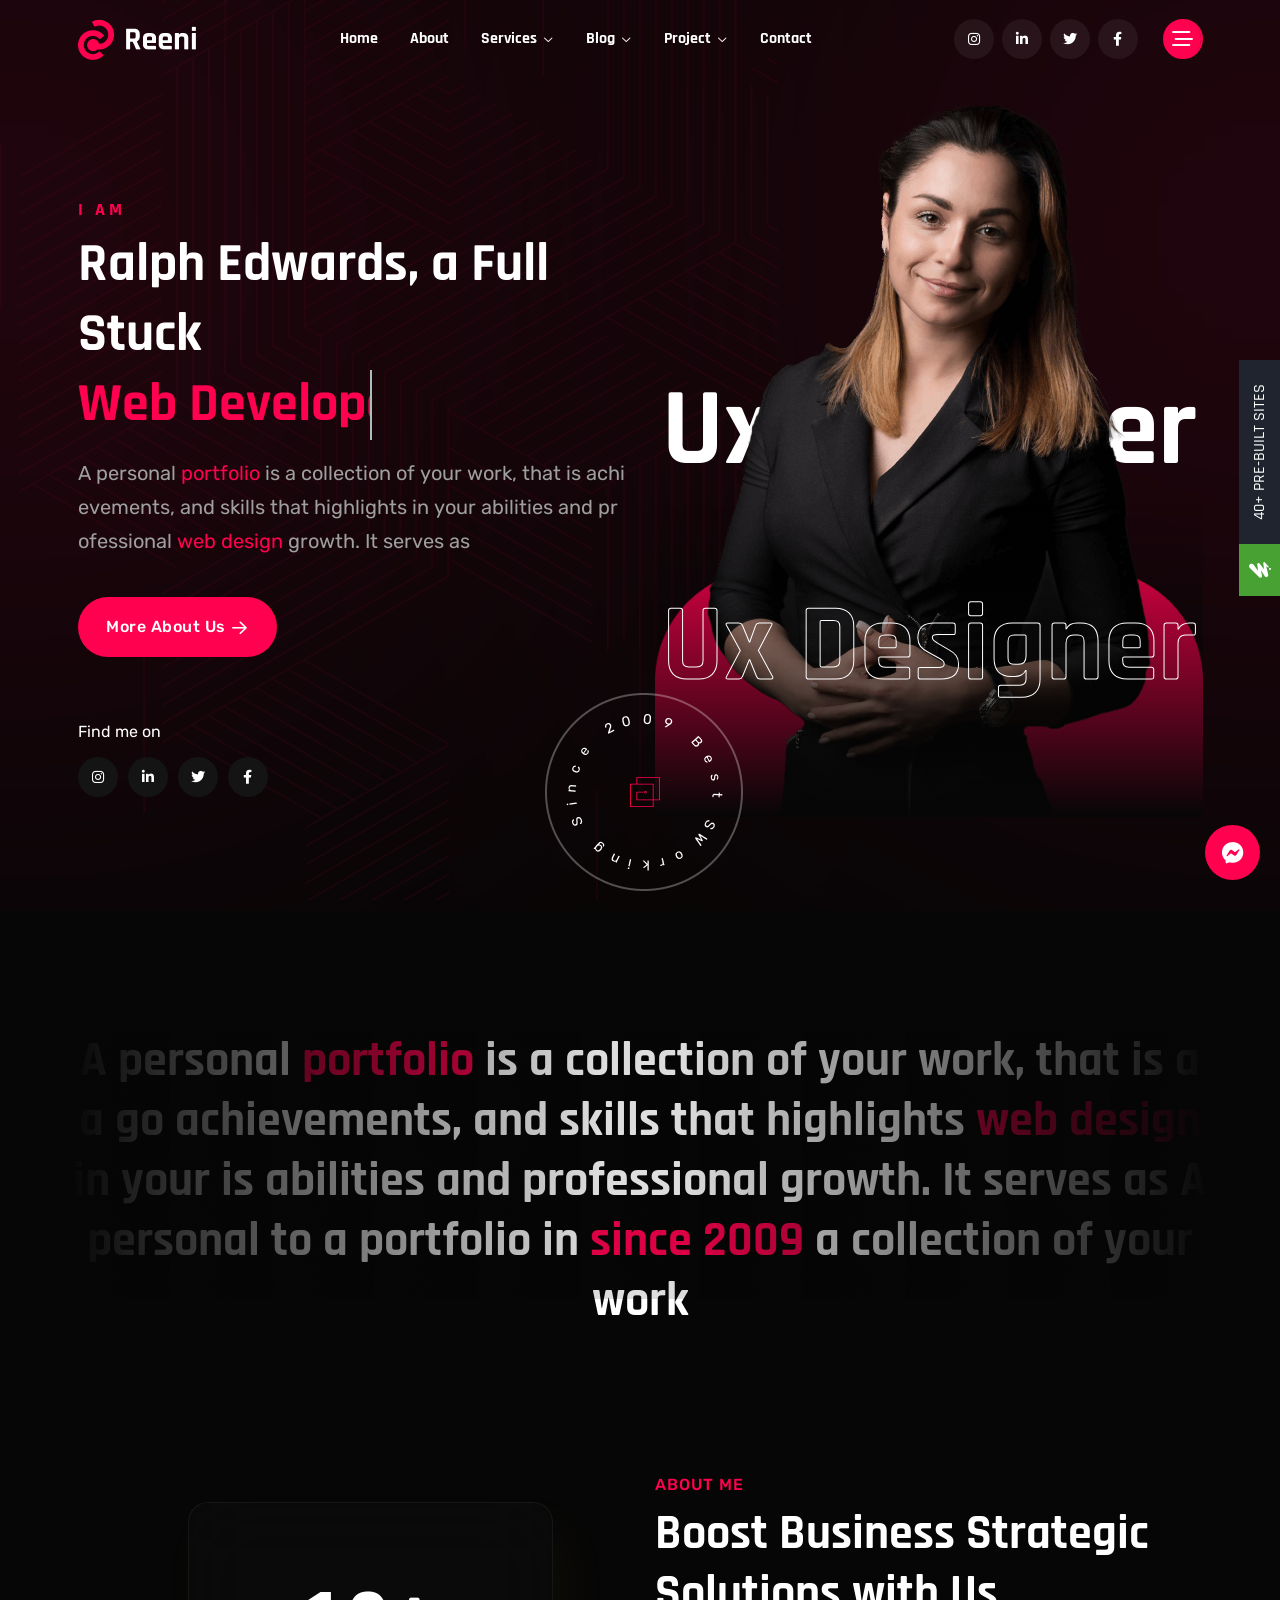
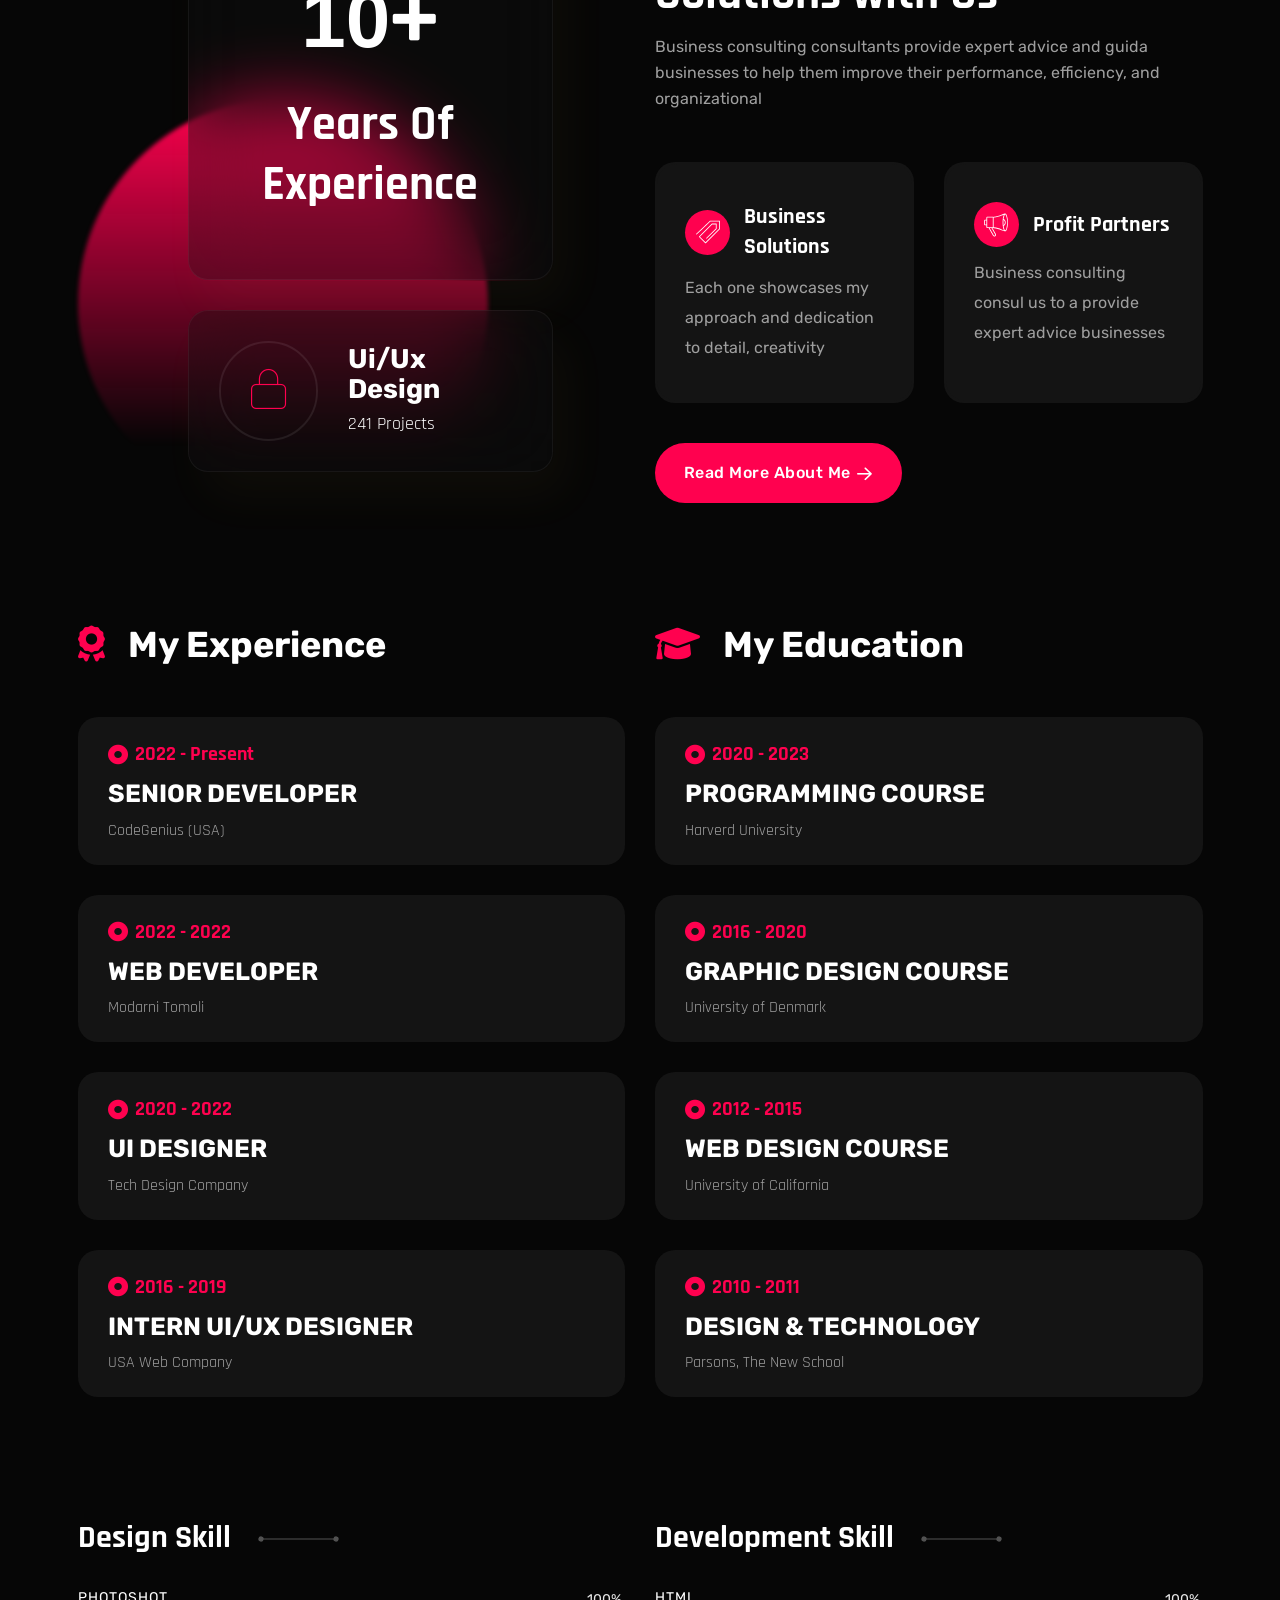
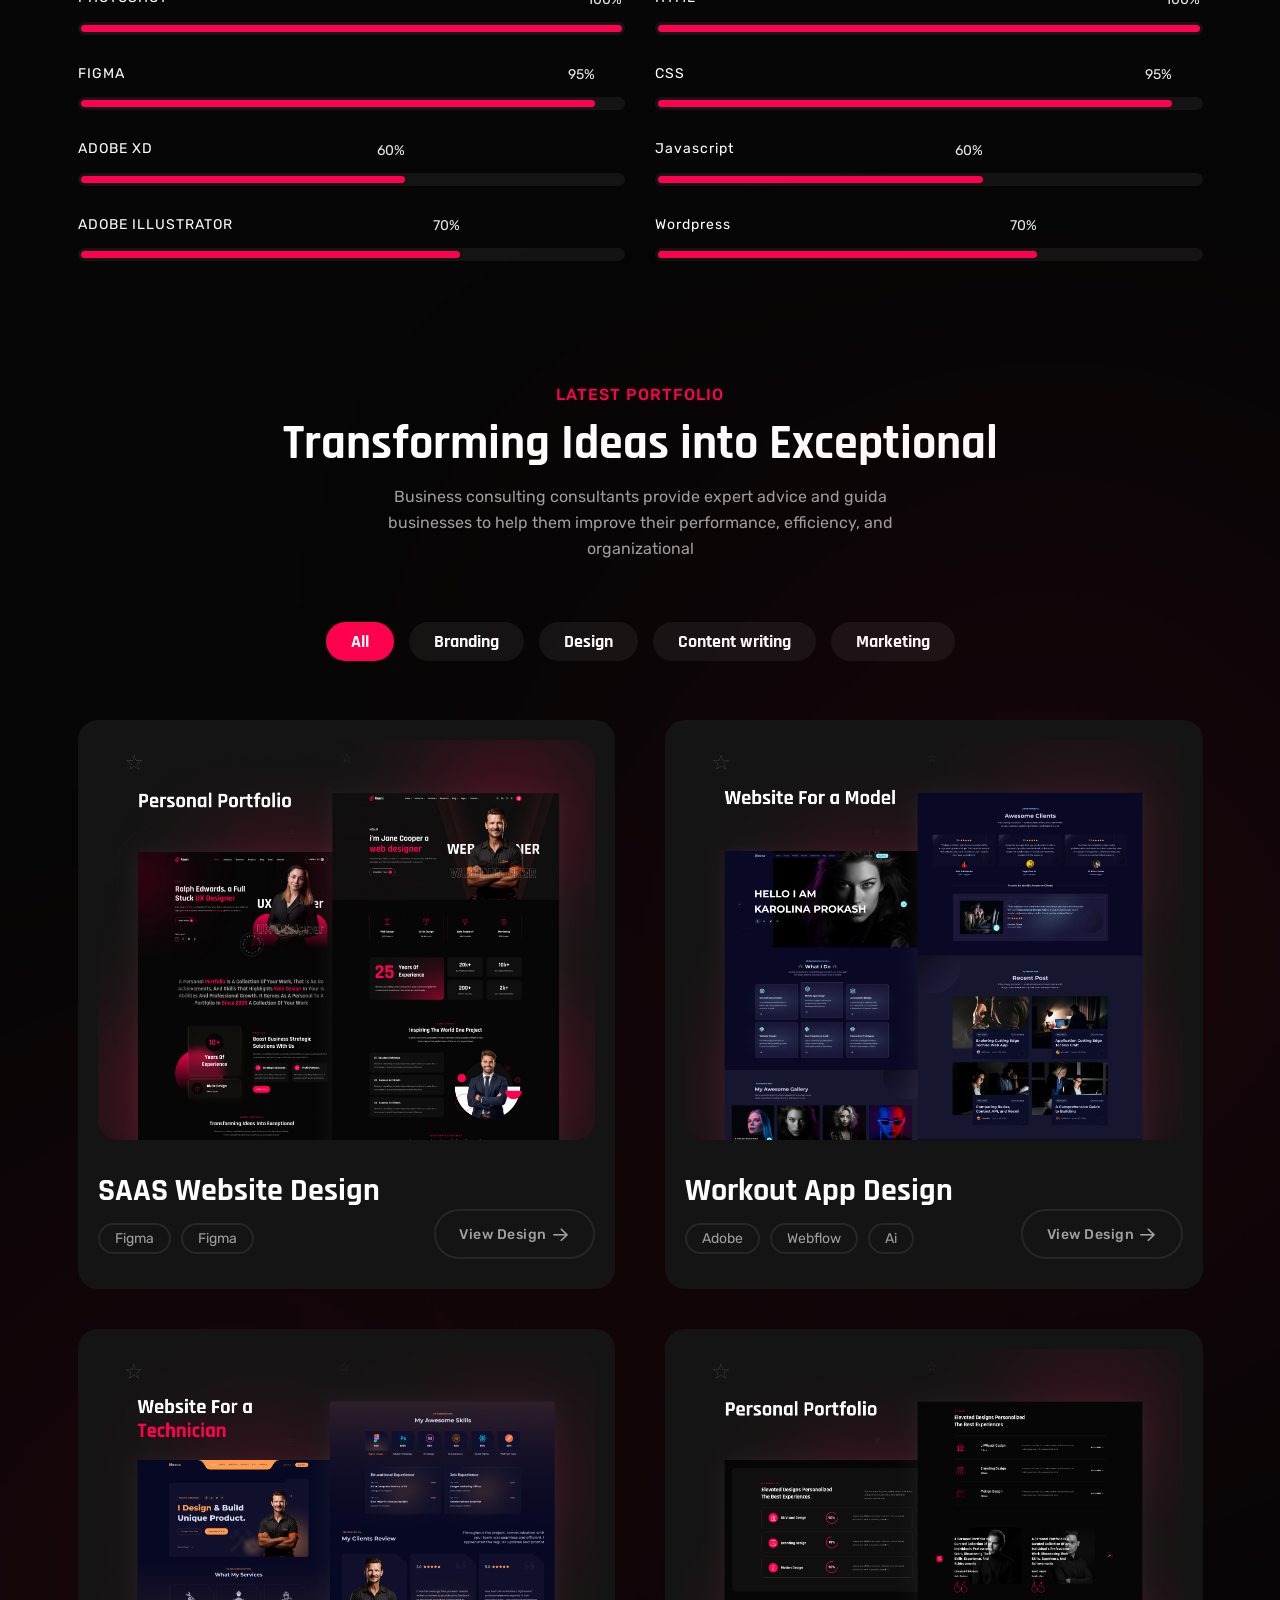
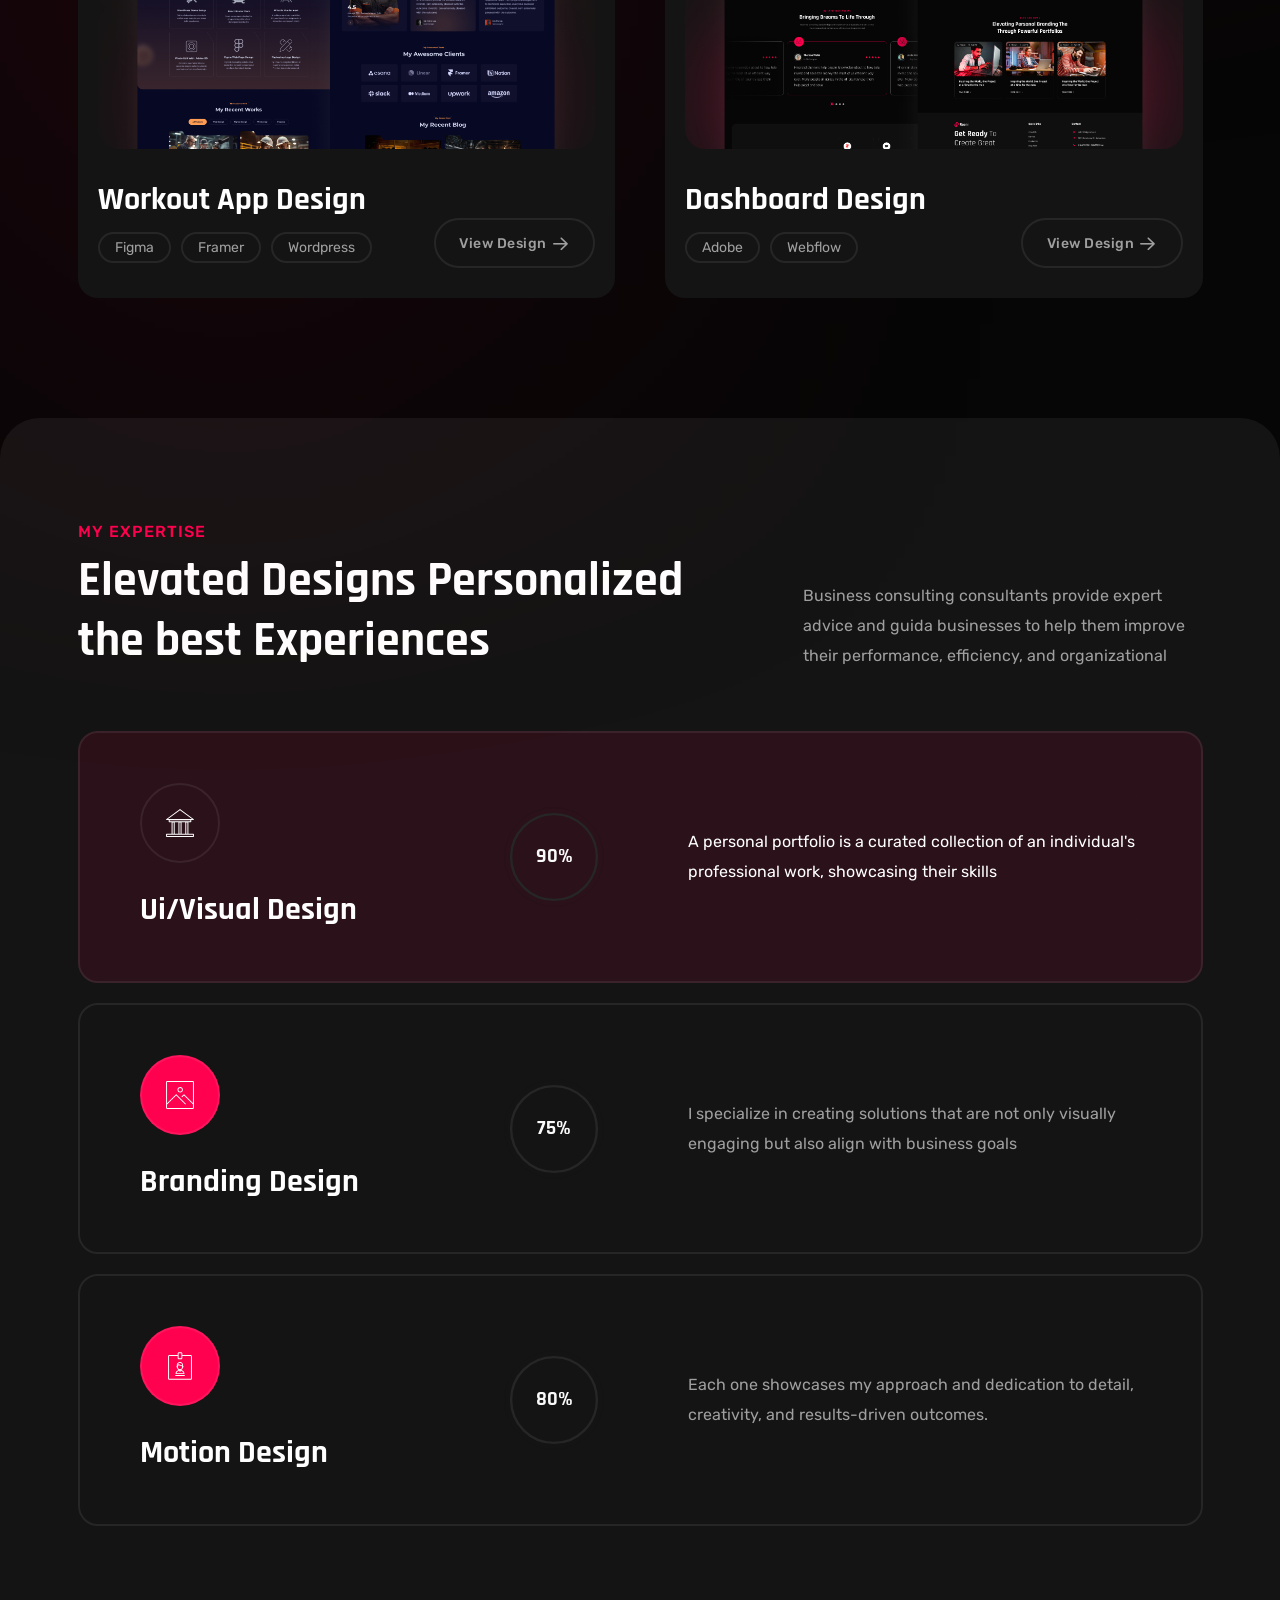
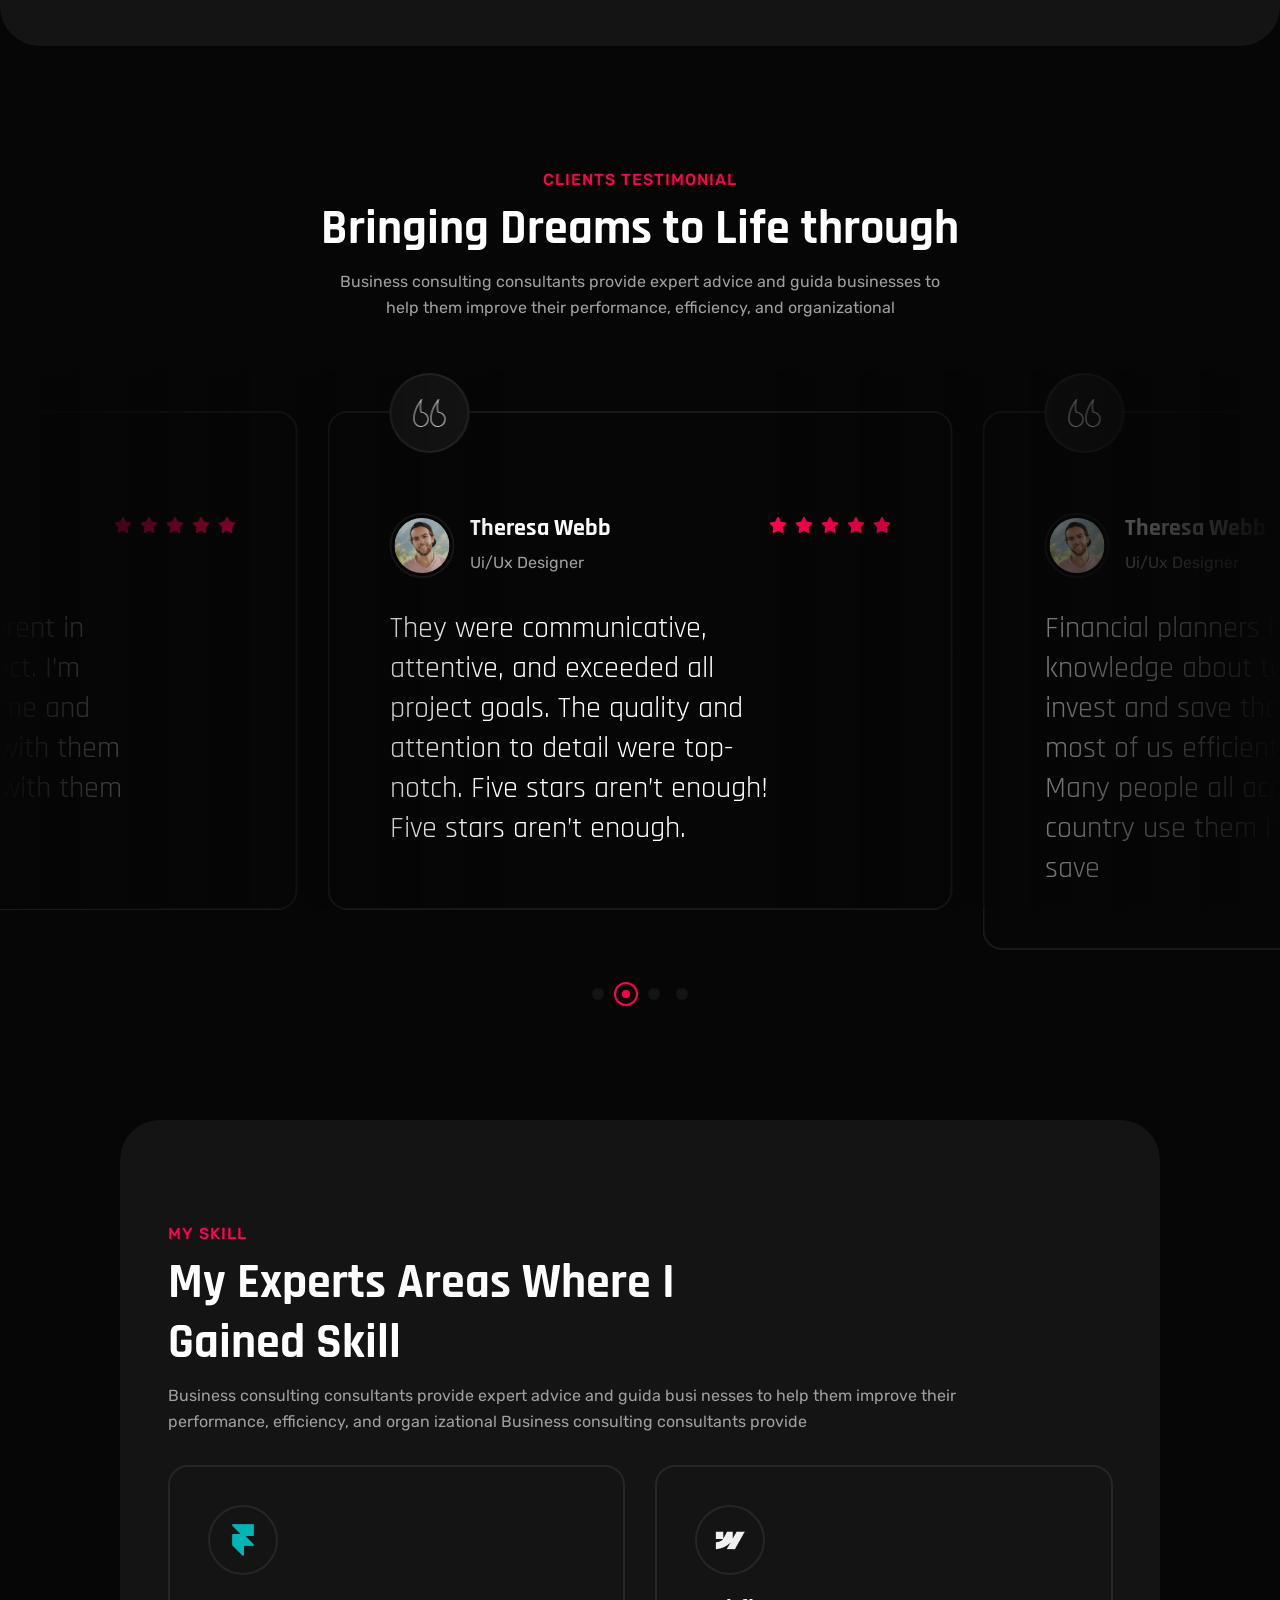
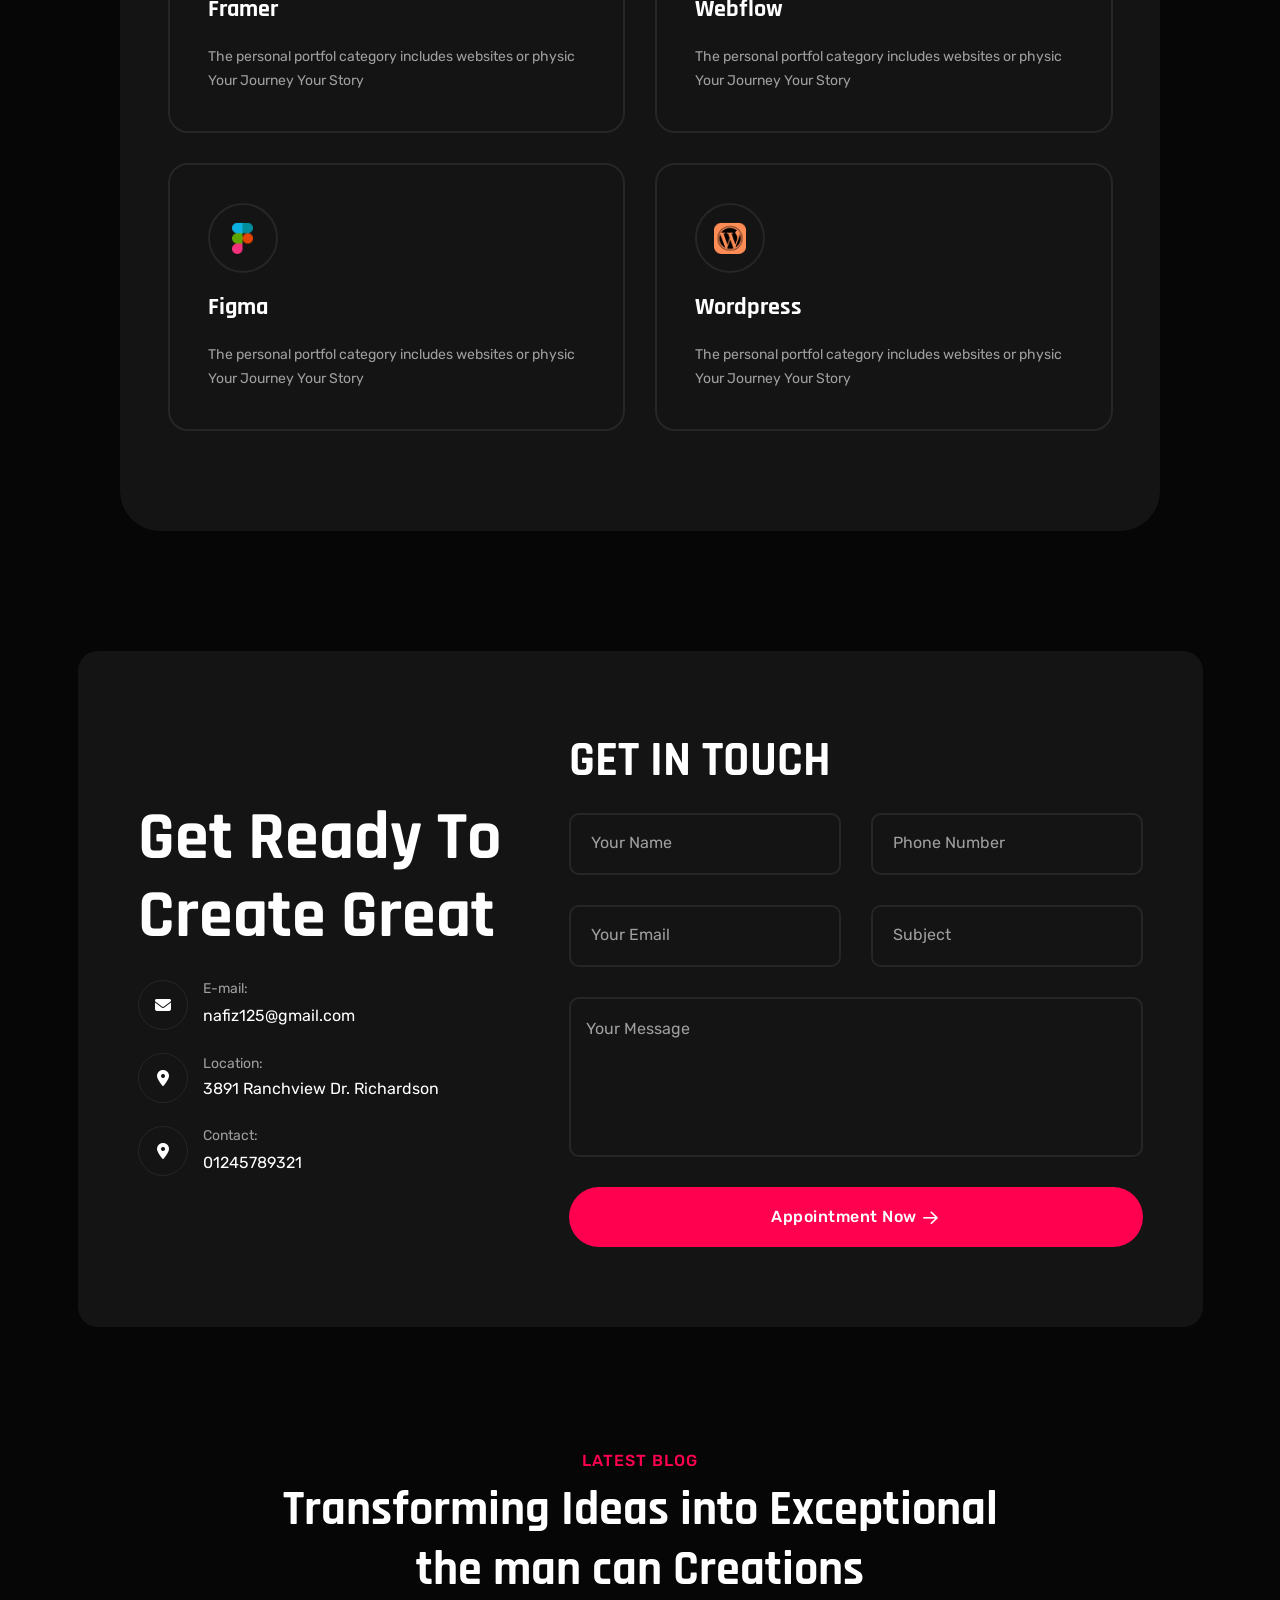
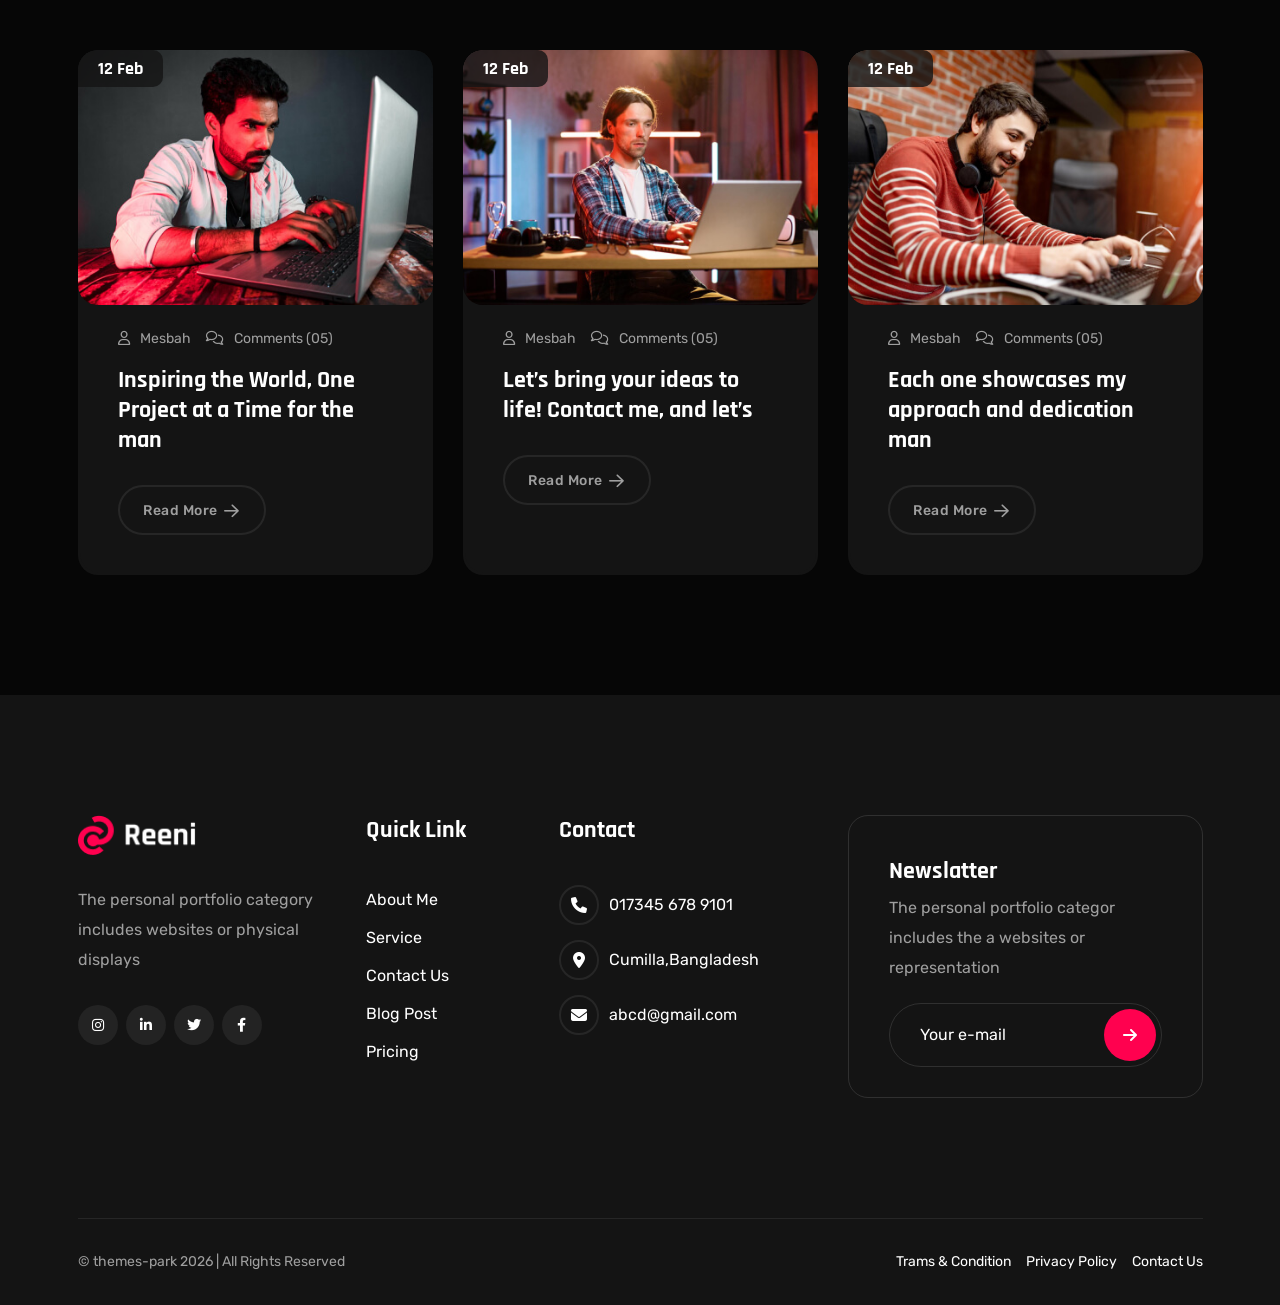
<file: ui/index-02.html>
<!DOCTYPE html>
<html lang="en">

<head>
    <meta charset="UTF-8">
    <meta http-equiv="X-UA-Compatible" content="IE=edge">
    <meta name="viewport" content="width=device-width, initial-scale=1.0">
    <meta name="description" content="Reeni is a modern personal portfolio template for designers, developers, content writer, cleaner, programmer, fashion designer, model, Influencer and freelancers. Fully responsive, SEO-friendly, Bootstrap and easy to customize.">
    <link rel="shortcut icon" type="image/x-icon" href="assets/images/favicon.svg">
    <title>Home 02 Reeni - Personal Portfolio HTML Template | Freelancer & Developer Portfolio</title>
    <!-- Bootstrap min css -->
    <link rel="stylesheet" href="assets/css/vendor/fontawesome.css">
    <link rel="stylesheet" href="assets/css/plugins/swiper.css">
    <link rel="stylesheet" href="assets/css/plugins/odometer.css">
    <link rel="stylesheet" href="assets/css/vendor/animate.min.css">
    <link rel="stylesheet" href="assets/css/vendor/bootstrap.min.css">
    <!-- custom css -->
    <link rel="stylesheet" href="assets/css/style.css">
</head>

<body>

    <!-- tpm-header-area start -->
    <header class="tmp-header-area-start header-one header--sticky header--transparent">
        <div class="container">
            <div class="row">
                <div class="col-lg-12">
                    <div class="header-content">
                        <div class="logo">
                            <a href="index.html">
                                <img class="logo-dark" src="assets/images/logo/white-logo-reeni.png" alt="Reeni - Personal Portfolio HTML Template for developers and freelancers">
                                <img class="logo-white" src="assets/images/logo/logo-white.png" alt="Reeni - Personal Portfolio HTML Template for developers and freelancers">
                            </a>
                        </div>
                        <nav class="tmp-mainmenu-nav d-none d-xl-block">
                            <ul class="tmp-mainmenu">
                                <li>
                                    <a href="#">Home
                                    </a>
                                    <!-- <ul class="submenu">
            <li><a href="index.html">Home 01</a></li>
            <li><a href="index-02.html">Home 02</a></li>
            <li><a href="index-03.html">Home 03</a></li>
            <li><a href="index-04.html">Home 04</a></li>
            <li><a href="index-05.html">Home 05</a></li>
            <li><a href="index-06.html">Home 06</a></li>
            <li><a href="index-07.html">Home 07</a></li>
            <li><a href="index-08.html">Home 08</a></li>
            <li><a href="index-09.html">Home 09</a></li>
            <li><a href="index-10.html">Home 10</a></li>
            <li><a href="index-11.html">Home 11</a></li>
            <li><a href="index-12.html">Home 12</a></li>
            <li><a href="index-13.html">Home 13</a></li>
        </ul> -->
                                </li>
                                <li>
                                    <a href="about.html">About</a>
                                </li>
                                <li class="has-dropdown">
                                    <a href="#">Services
                                        <i class="fa-regular fa-chevron-down"></i>
                                    </a>
                                    <ul class="submenu">
                                        <li><a href="service.html">Service</a></li>
                                        <li><a href="service-details.html">Service Details</a></li>
                                    </ul>
                                </li>
                                <li class="has-dropdown">
                                    <a href="#">Blog
                                        <i class="fa-regular fa-chevron-down"></i>
                                    </a>
                                    <ul class="submenu">
                                        <li><a href="blog.html">Blog Classic</a></li>
                                        <li><a href="blog-details.html">Blog Details</a></li>
                                    </ul>
                                </li>
                                <li class="has-dropdown">
                                    <a href="#">Project
                                        <i class="fa-regular fa-chevron-down"></i>
                                    </a>
                                    <ul class="submenu">
                                        <li><a href="project.html">Project</a></li>
                                        <li><a href="project-details.html">Project Details</a></li>
                                    </ul>
                                </li>
                                <li>
                                    <a href="contact.html">Contact</a>
                                </li>
                            </ul>

                        </nav>
                        <div class="tmp-header-right">
                            <div class="social-share-wrapper d-none d-md-block">
                                <div class="social-link">
                                    <a href="#"><i class="fa-brands fa-instagram"></i></a>
                                    <a href="#"><i class="fa-brands fa-linkedin-in"></i></a>
                                    <a href="#"><i class="fa-brands fa-twitter"></i></a>
                                    <a href="#"><i class="fa-brands fa-facebook-f"></i></a>
                                </div>
                            </div>
                            <div class="actions-area">
                                <div class="tmp-side-collups-area d-none d-xl-block">
                                    <button class="tmp-menu-bars tmp_button_active"><i class="fa-regular fa-bars-staggered"></i></button>
                                </div>
                                <div class="tmp-side-collups-area d-block d-xl-none">
                                    <button class="tmp-menu-bars humberger_menu_active"><i class="fa-regular fa-bars-staggered"></i></button>
                                </div>
                            </div>
                        </div>
                    </div>
                </div>
            </div>
        </div>
    </header>
    <!-- tpm-header-area end -->

    <div class="d-none d-xl-block">
        <div class="tmp-sidebar-area tmp_side_bar">
            <div class="inner">
                <div class="top-area">
                    <a href="index.html" class="logo">
                        <img class="logo-dark" src="assets/images/logo/white-logo-reeni.png" alt="Reeni - Personal Portfolio HTML Template for developers and freelancers">
                        <img class="logo-white" src="assets/images/logo/logo-white.png" alt="Reeni - Personal Portfolio HTML Template for developers and freelancers">
                    </a>
                    <div class="close-icon-area">
                        <button class="tmp-round-action-btn close_side_menu_active">
                            <i class="fa-sharp fa-light fa-xmark"></i>
                        </button>
                    </div>
                </div>
                <div class="content-wrapper">
                    <div class="image-area-feature">
                        <a href="index.html">
                            <img src="assets/images/logo/man.png" alt="personal-logo">
                        </a>
                    </div>
                    <h5 class="title mt--30">Freelancer delivering exceptional Webflow, and Next.js solutions.</h5>
                    <p class="disc">I am a skilled freelancer specializing in Webflow development, Figma design, and Next.js projects. I deliver creative, dynamic, and user-centric web solutions.
                    </p>
                    <div class="short-contact-area">
                        <!-- single contact information -->
                        <div class="single-contact">
                            <i class="fa-solid fa-phone"></i>
                            <div class="information tmp-link-animation">
                                <span>Call Now</span>
                                <a href="#" class="number">+92 (8800) - 98670</a>
                            </div>
                        </div>
                        <!-- single contact information end -->

                        <!-- single contact information -->
                        <div class="single-contact">
                            <i class="fa-solid fa-envelope"></i>
                            <div class="information tmp-link-animation">
                                <span>Mail Us</span>
                                <a href="#" class="number">example@info.com</a>
                            </div>
                        </div>
                        <!-- single contact information end -->

                        <!-- single contact information -->
                        <div class="single-contact">
                            <i class="fa-solid fa-location-crosshairs"></i>
                            <div class="information tmp-link-animation">
                                <span>My Address</span>
                                <span class="number">66 Broklyant, New York 3269</span>
                            </div>
                        </div>
                        <!-- single contact information end -->
                    </div>
                    <!-- social area start -->
                    <div class="social-wrapper mt--20">
                        <span class="subtitle">find with me</span>
                        <div class="social-link">
                            <a href="#"><i class="fa-brands fa-instagram"></i></a>
                            <a href="#"><i class="fa-brands fa-linkedin-in"></i></a>
                            <a href="#"><i class="fa-brands fa-twitter"></i></a>
                            <a href="#"><i class="fa-brands fa-facebook-f"></i></a>
                        </div>
                    </div>
                    <!-- social area end -->
                </div>
            </div>
        </div>
        <a class="overlay_close_side_menu close_side_menu_active" href="javascript:void(0);"></a>
    </div>

    <div class="d-block d-xl-none">
        <div class="tmp-popup-mobile-menu">
            <div class="inner">
                <div class="header-top">
                    <div class="logo">
                        <a href="index.html" class="logo-area">
                            <img class="logo-dark" src="assets/images/logo/white-logo-reeni.png" alt="Reeni - Personal Portfolio HTML Template for developers and freelancers">
                            <img class="logo-white" src="assets/images/logo/logo-white.png" alt="Reeni - Personal Portfolio HTML Template for developers and freelancers">
                        </a>

                    </div>
                    <div class="close-menu">
                        <button class="close-button tmp-round-action-btn">
                            <i class="fa-sharp fa-light fa-xmark"></i>
                        </button>
                    </div>
                </div>
                <ul class="tmp-mainmenu">
                    <li>
                        <a href="#">Home
                        </a>
                        <!-- <ul class="submenu">
            <li><a href="index.html">Home 01</a></li>
            <li><a href="index-02.html">Home 02</a></li>
            <li><a href="index-03.html">Home 03</a></li>
            <li><a href="index-04.html">Home 04</a></li>
            <li><a href="index-05.html">Home 05</a></li>
            <li><a href="index-06.html">Home 06</a></li>
            <li><a href="index-07.html">Home 07</a></li>
            <li><a href="index-08.html">Home 08</a></li>
            <li><a href="index-09.html">Home 09</a></li>
            <li><a href="index-10.html">Home 10</a></li>
            <li><a href="index-11.html">Home 11</a></li>
            <li><a href="index-12.html">Home 12</a></li>
            <li><a href="index-13.html">Home 13</a></li>
        </ul> -->
                    </li>
                    <li>
                        <a href="about.html">About</a>
                    </li>
                    <li class="has-dropdown">
                        <a href="#">Services
                            <i class="fa-regular fa-chevron-down"></i>
                        </a>
                        <ul class="submenu">
                            <li><a href="service.html">Service</a></li>
                            <li><a href="service-details.html">Service Details</a></li>
                        </ul>
                    </li>
                    <li class="has-dropdown">
                        <a href="#">Blog
                            <i class="fa-regular fa-chevron-down"></i>
                        </a>
                        <ul class="submenu">
                            <li><a href="blog.html">Blog Classic</a></li>
                            <li><a href="blog-details.html">Blog Details</a></li>
                        </ul>
                    </li>
                    <li class="has-dropdown">
                        <a href="#">Project
                            <i class="fa-regular fa-chevron-down"></i>
                        </a>
                        <ul class="submenu">
                            <li><a href="project.html">Project</a></li>
                            <li><a href="project-details.html">Project Details</a></li>
                        </ul>
                    </li>
                    <li>
                        <a href="contact.html">Contact</a>
                    </li>
                </ul>


                <div class="social-wrapper mt--40">
                    <span class="subtitle">find with me</span>
                    <div class="social-link">
                        <a href="#"><i class="fa-brands fa-instagram"></i></a>
                        <a href="#"><i class="fa-brands fa-linkedin-in"></i></a>
                        <a href="#"><i class="fa-brands fa-twitter"></i></a>
                        <a href="#"><i class="fa-brands fa-facebook-f"></i></a>
                    </div>
                </div>
                <!-- social area end -->



            </div>
        </div>
    </div>


    <!-- tmp banner area start -->
    <div class="rpp-banner-two-area">
        <div class="container">
            <div class="banner-two-main-wrapper">
                <div class="row align-items-center">
                    <div class="col-lg-6 order-lg-2">
                        <div class="banner-right-content">
                            <div class="main-img">
                                <img class="tmp-scroll-trigger tmp-zoom-in animation-order-1" src="assets/images/banner/banner-user-image-two.png" alt="banner-img">
                                <h2 class="banner-big-text-1 up-down-2">Ux Designer</h2>
                                <h2 class="banner-big-text-2 up-down">Ux Designer</h2>
                                <div class="benner-two-bg-red-img">
                                    <img src="assets/images/banner/banner-user-image-two-red-bg.png" alt="red-img">
                                </div>
                                <div class="logo-under-img-wrap">
                                    <div class="logo-under-img">
                                        <img src="assets/images/banner/logo-under-image.png" alt="logo-under-image">
                                    </div>
                                    <div class="logo-under-img-2">
                                        <img src="assets/images/banner/logo-under-image-2.png" alt="logo-under-image">
                                    </div>
                                </div>

                            </div>
                        </div>
                    </div>
                    <div class="col-lg-6 order-lg-1 mt--100">
                        <div class="inner">
                            <span class="sub-title tmp-scroll-trigger tmp-fade-in animation-order-1">I am</span>
                            <h1 class="title tmp-scroll-trigger tmp-fade-in animation-order-2">
                                Ralph Edwards, a Full Stuck <br>
                                <span class="header-caption">
                                    <span class="cd-headline clip is-full-width">
                                        <span class="cd-words-wrapper">
                                            <b class="is-visible theme-gradient">Web Designer</b>
                                            <b class="is-hidden theme-gradient">Web Developer</b>
                                            <b class="is-hidden theme-gradient">UI/UX Designer</b>
                                            <b class="is-hidden theme-gradient">Stylish Model</b>
                                            <b class="is-hidden theme-gradient">Content Writer</b>
                                        </span>
                                </span>
                                </span>
                            </h1>
                            <p class="disc tmp-scroll-trigger tmp-title-split tmp-fade-in animation-order-3"> A personal
                                <span>portfolio</span> is a collection of your work, that is
                                achievements, and skills that highlights in your abilities and professional <span>web
                                    design</span> growth. It serves as
                            </p>
                            <div class="button-area-banner-two tmp-scroll-trigger tmp-fade-in animation-order-4">

                                <a class="tmp-btn hover-icon-reverse radius-round" href="#">
                                    <span class="icon-reverse-wrapper">
                                        <span class="btn-text">More About Us</span>
                                    <span class="btn-icon"><i class="fa-sharp fa-regular fa-arrow-right"></i></span>
                                    <span class="btn-icon"><i class="fa-sharp fa-regular fa-arrow-right"></i></span>
                                    </span>
                                </a>
                            </div>
                            <div class="find-me-on tmp-scroll-trigger tmp-fade-in animation-order-5">
                                <h2 class="find-me-on-title">Find me on</h2>
                                <div class="social-link banner">
                                    <a href="#"><i class="fa-brands fa-instagram"></i></a>
                                    <a href="#"><i class="fa-brands fa-linkedin-in"></i></a>
                                    <a href="#"><i class="fa-brands fa-twitter"></i></a>
                                    <a href="#"><i class="fa-brands fa-facebook-f"></i></a>
                                </div>
                            </div>
                        </div>
                    </div>

                </div>
            </div>
        </div>
        <div class="banner-shape-two">
            <img src="assets/images/banner/banner-shape-two.png" alt="">
        </div>
    </div>
    <!-- tmp banner area end -->

    <!-- tmp text para start -->
    <div class="about-content-area">
        <div class="container tmp-section-gap">
            <div class="text-para-doc-wrap">
                <h2 class="text-para-documents tmp-scroll-trigger tmp-fade-in tmp-title-split-2 animation-order-1">A personal
                    <span>portfolio</span> is a collection of your work, that is aa
                    go achievements, and skills that highlights <span>web design</span> in your is abilities and
                    professional growth. It serves as A personal to a portfolio in <span>since 2009</span> a collection
                    of
                    your work
                </h2>
                <div class="right-bg-text-para">
                    <img src="assets/images/banner/right-bg-text-para-doc.png" alt="">
                </div>
                <div class="left-bg-text-para">
                    <img src="assets/images/banner/left-bg-text-para-doc.png" alt="">
                </div>
            </div>
        </div>
    </div>
    <!-- tmp text para end -->

    <!-- tmp About Me Start -->
    <section class="about-us-area">
        <div class="container">
            <div class="row align-items-center">
                <div class="col-lg-6">
                    <div class="about-us-left-content-wrap bg-vactor-one">
                        <div class="years-of-experience-card tmp-scroll-trigger tmp-fade-in animation-order-1">
                            <h2 class="counter card-title"><span class="odometer" data-count="10">00</span>+
                            </h2>
                            <p class="card-para">years of experience</p>
                        </div>
                        <div class="design-card tmp-scroll-trigger tmp-fade-in animation-order-2">
                            <div class="design-card-img">
                                <div class="icon"><i class="fa-sharp fa-thin fa-lock"></i></div>
                            </div>
                            <div class="card-info">
                                <h3 class="card-title">Ui/Ux Design</h3>
                                <p class="card-para">241 Projects</p>
                            </div>
                        </div>
                    </div>
                </div>
                <div class="col-lg-6">
                    <div class="about-us-right-content-wrap">
                        <div class="section-head text-align-left mb--50">
                            <div class="section-sub-title tmp-scroll-trigger tmp-fade-in animation-order-1">
                                <span class="subtitle">About Me</span>
                            </div>
                            <h2 class="title split-collab tmp-scroll-trigger tmp-fade-in animation-order-2">Boost
                                Business Strategic <br> Solutions with Us</h2>
                            <p class="description tmp-scroll-trigger tmp-fade-in animation-order-3">Business consulting
                                consultants provide expert advice and guida
                                businesses to help them improve their performance, efficiency, and organizational</p>
                        </div>
                        <div class="about-us-section-card row g-5">

                            <div class="col-lg-6 col-md-6 col-sm-6 col-12">
                                <div class="about-us-card tmponhover tmp-scroll-trigger tmp-fade-in animation-order-4">
                                    <div class="card-head">
                                        <div class="logo-img">
                                            <img src="assets/images/about/logo-1.svg" alt="logo">
                                        </div>
                                        <h3 class="card-title">Business Solutions</h3>
                                    </div>
                                    <p class="card-para">Each one showcases my approach and dedication to detail, creativity
                                    </p>
                                </div>
                            </div>

                            <div class="col-lg-6 col-md-6 col-sm-6 col-12">
                                <div class="about-us-card tmponhover tmp-scroll-trigger tmp-fade-in animation-order-5">
                                    <div class="card-head">
                                        <div class="logo-img">
                                            <img src="assets/images/about/logo-2.svg" alt="logo">
                                        </div>
                                        <h3 class="card-title">Profit Partners</h3>
                                    </div>
                                    <p class="card-para">Business consulting consul us to a provide expert advice
                                        businesses
                                    </p>
                                </div>
                            </div>

                        </div>
                        <div class="about-btn mt--40 tmp-scroll-trigger tmp-fade-in animation-order-6">
                            <a class="tmp-btn hover-icon-reverse radius-round" href="about.html">
                                <span class="icon-reverse-wrapper">
                        <span class="btn-text">Read More About Me</span>
                                <span class="btn-icon"><i class="fa-sharp fa-regular fa-arrow-right"></i></span>
                                <span class="btn-icon"><i class="fa-sharp fa-regular fa-arrow-right"></i></span>
                                </span>
                            </a>
                        </div>
                    </div>
                </div>
            </div>
        </div>
    </section>
    <!-- tmp About Me end -->


    <section class="resume-section tmp-section-gapTop" id="resume-section">
        <div class="container">
            <div class="row">
                <div class="col-md-6">
                    <div class="section-header mb--50 tmp-scroll-trigger tmp-fade-in animation-order-1">
                        <h2 class="section-title"><i class="fa-regular fa-award"></i> My Experience</h2>
                    </div>

                    <div class="resume-widget">
                        <div class="resume-single tmp-scroll-trigger tmp-fade-in animation-order-1">
                            <div class="time"><i class="fa-duotone fa-solid fa-circle-dot fa-fade mr--15"></i> 2022 -
                                Present</div>
                            <h3 class="resume-title">Senior Developer</h3>
                            <div class="institute">CodeGenius (USA)</div>
                        </div>
                        <div class="resume-single tmp-scroll-trigger tmp-fade-in animation-order-2">
                            <div class="time"><i class="fa-duotone fa-solid fa-circle-dot fa-fade mr--15"></i> 2022 -
                                2022</div>
                            <h3 class="resume-title">Web Developer</h3>
                            <div class="institute">Modarni Tomoli</div>
                        </div>
                        <div class="resume-single tmp-scroll-trigger tmp-fade-in animation-order-3">
                            <div class="time"><i class="fa-duotone fa-solid fa-circle-dot fa-fade mr--15"></i> 2020 -
                                2022</div>
                            <h3 class="resume-title">UI Designer</h3>
                            <div class="institute">Tech Design Company</div>
                        </div>
                        <div class="resume-single mb--0 tmp-scroll-trigger tmp-fade-in animation-order-4">
                            <div class="time"><i class="fa-duotone fa-solid fa-circle-dot fa-fade mr--15"></i> 2016 -
                                2019</div>
                            <h3 class="resume-title">Intern UI/UX Designer</h3>
                            <div class="institute">USA Web Company</div>
                        </div>
                    </div>
                </div>

                <div class="col-md-6">
                    <div class="section-header mb--50 tmp-scroll-trigger tmp-fade-in animation-order-1">
                        <h2 class="section-title"> <i class="fa-regular fa-graduation-cap"></i> My Education</h2>
                    </div>

                    <div class="resume-widget">
                        <div class="resume-single tmp-scroll-trigger tmp-fade-in animation-order-1">
                            <div class="time"><i class="fa-duotone fa-solid fa-circle-dot fa-fade mr--15"></i> 2020 -
                                2023</div>
                            <h3 class="resume-title">Programming course</h3>
                            <div class="institute">Harverd University</div>
                        </div>
                        <div class="resume-single tmp-scroll-trigger tmp-fade-in animation-order-2">
                            <div class="time"><i class="fa-duotone fa-solid fa-circle-dot fa-fade mr--15"></i> 2016 -
                                2020</div>
                            <h3 class="resume-title">Graphic design course</h3>
                            <div class="institute">University of Denmark</div>
                        </div>
                        <div class="resume-single tmp-scroll-trigger tmp-fade-in animation-order-3">
                            <div class="time"><i class="fa-duotone fa-solid fa-circle-dot fa-fade mr--15"></i> 2012 -
                                2015</div>
                            <h3 class="resume-title">Web design course</h3>
                            <div class="institute">University of California</div>
                        </div>
                        <div class="resume-single mb--0 tmp-scroll-trigger tmp-fade-in animation-order-4">
                            <div class="time"><i class="fa-duotone fa-solid fa-circle-dot fa-fade mr--15"></i> 2010 -
                                2011</div>
                            <h3 class="resume-title">Design &amp; Technology</h3>
                            <div class="institute">Parsons, The New School</div>
                        </div>
                    </div>
                </div>
            </div>
        </div>
    </section>

    <!-- tmp skill area start -->
    <div class="tmp-skill-area tmp-section-gapTop">
        <div class="container">
            <div class="row g-5">
                <div class="col-lg-6">
                    <div class="progress-wrapper">
                        <div class="content">
                            <h2 class="custom-title mb--30 tmp-scroll-trigger tmp-fade-in animation-order-1">
                                Design Skill <span><img src="assets/images/custom-line/custom-line.png" alt="custom-line"></span>
                            </h2>
                            <!-- Start Single Progress Charts -->
                            <div class="progress-charts">
                                <h6 class="heading heading-h6">
                                    PHOTOSHOT</h6>
                                <div class="progress">
                                    <div class="progress-bar wow fadeInLeft" data-wow-duration="0.5s" data-wow-delay=".3s" role="progressbar" style="width: 100%; visibility: visible; animation-duration: 0.5s; animation-delay: 0.3s; animation-name: fadeInLeft;" aria-valuenow="85" aria-valuemin="0" aria-valuemax="100">
                                        <span class="percent-label">100%</span>
                                    </div>
                                </div>
                            </div>
                            <!-- End Single Progress Charts -->

                            <!-- Start Single Progress Charts -->
                            <div class="progress-charts">
                                <h6 class="heading heading-h6">
                                    FIGMA</h6>
                                <div class="progress">
                                    <div class="progress-bar wow fadeInLeft" data-wow-duration="0.6s" data-wow-delay=".4s" role="progressbar" style="width: 95%; visibility: visible; animation-duration: 0.6s; animation-delay: 0.4s; animation-name: fadeInLeft;" aria-valuenow="85" aria-valuemin="0" aria-valuemax="100">
                                        <span class="percent-label">95%</span>
                                    </div>
                                </div>
                            </div>
                            <!-- End Single Progress Charts -->

                            <!-- Start Single Progress Charts -->
                            <div class="progress-charts">
                                <h6 class="heading heading-h6">
                                    ADOBE XD</h6>
                                <div class="progress">
                                    <div class="progress-bar wow fadeInLeft" data-wow-duration="0.7s" data-wow-delay=".5s" role="progressbar" style="width: 60%; visibility: visible; animation-duration: 0.7s; animation-delay: 0.5s; animation-name: fadeInLeft;" aria-valuenow="85" aria-valuemin="0" aria-valuemax="100">
                                        <span class="percent-label">60%</span>
                                    </div>
                                </div>
                            </div>
                            <!-- End Single Progress Charts -->

                            <!-- Start Single Progress Charts -->
                            <div class="progress-charts">
                                <h6 class="heading heading-h6">
                                    ADOBE ILLUSTRATOR</h6>
                                <div class="progress">
                                    <div class="progress-bar wow fadeInLeft" data-wow-duration="0.8s" data-wow-delay=".6s" role="progressbar" style="width: 70%; visibility: visible; animation-duration: 0.8s; animation-delay: 0.6s; animation-name: fadeInLeft;" aria-valuenow="85" aria-valuemin="0" aria-valuemax="100">
                                        <span class="percent-label">70%</span>
                                    </div>
                                </div>
                            </div>
                            <!-- End Single Progress Charts -->

                        </div>
                    </div>
                </div>
                <div class="col-lg-6">
                    <div class="progress-wrapper">
                        <div class="content">
                            <h2 class="custom-title mb--30 tmp-scroll-trigger tmp-fade-in animation-order-1">
                                Development Skill <span><img src="assets/images/custom-line/custom-line.png" alt="custom-line"></span>
                            </h2>
                            <!-- Start Single Progress Charts -->
                            <div class="progress-charts">
                                <h6 class="heading heading-h6">
                                    HTML</h6>
                                <div class="progress">
                                    <div class="progress-bar wow fadeInLeft" data-wow-duration="0.5s" data-wow-delay=".3s" role="progressbar" style="width: 100%; visibility: visible; animation-duration: 0.5s; animation-delay: 0.3s; animation-name: fadeInLeft;" aria-valuenow="85" aria-valuemin="0" aria-valuemax="100">
                                        <span class="percent-label">100%</span>
                                    </div>
                                </div>
                            </div>
                            <!-- End Single Progress Charts -->

                            <!-- Start Single Progress Charts -->
                            <div class="progress-charts">
                                <h6 class="heading heading-h6">
                                    CSS</h6>
                                <div class="progress">
                                    <div class="progress-bar wow fadeInLeft" data-wow-duration="0.6s" data-wow-delay=".4s" role="progressbar" style="width: 95%; visibility: visible; animation-duration: 0.6s; animation-delay: 0.4s; animation-name: fadeInLeft;" aria-valuenow="85" aria-valuemin="0" aria-valuemax="100">
                                        <span class="percent-label">95%</span>
                                    </div>
                                </div>
                            </div>
                            <!-- End Single Progress Charts -->

                            <!-- Start Single Progress Charts -->
                            <div class="progress-charts">
                                <h6 class="heading heading-h6">
                                    Javascript</h6>
                                <div class="progress">
                                    <div class="progress-bar wow fadeInLeft" data-wow-duration="0.7s" data-wow-delay=".5s" role="progressbar" style="width: 60%; visibility: visible; animation-duration: 0.7s; animation-delay: 0.5s; animation-name: fadeInLeft;" aria-valuenow="85" aria-valuemin="0" aria-valuemax="100">
                                        <span class="percent-label">60%</span>
                                    </div>
                                </div>
                            </div>
                            <!-- End Single Progress Charts -->

                            <!-- Start Single Progress Charts -->
                            <div class="progress-charts">
                                <h6 class="heading heading-h6">
                                    Wordpress</h6>
                                <div class="progress">
                                    <div class="progress-bar wow fadeInLeft" data-wow-duration="0.8s" data-wow-delay=".6s" role="progressbar" style="width: 70%; visibility: visible; animation-duration: 0.8s; animation-delay: 0.6s; animation-name: fadeInLeft;" aria-valuenow="85" aria-valuemin="0" aria-valuemax="100">
                                        <span class="percent-label">70%</span>
                                    </div>
                                </div>
                            </div>
                            <!-- End Single Progress Charts -->

                        </div>
                    </div>
                </div>
            </div>
        </div>
    </div>
    <!-- tmp skill area end -->

    <!-- tmp Latest Portfolio Start -->
    <section class="latest-portfolio-area custom-column-grid tmp-section-gap">
        <div class="container">
            <div class="section-head mb--60">
                <div class="section-sub-title center-title tmp-scroll-trigger tmp-fade-in animation-order-1">
                    <span class="subtitle">Latest Portfolio</span>
                </div>
                <h2 class="title split-collab tmp-scroll-trigger tmp-fade-in animation-order-2"> Transforming Ideas into
                    Exceptional </h2>
                <p class="description section-sm tmp-scroll-trigger tmp-fade-in animation-order-3">Business consulting
                    consultants provide expert advice and guida
                    businesses to help them improve their performance, efficiency, and organizational</p>
            </div>
            <div class="latest-portfolio-tabs-area">
                <nav>
                    <ul class="nav nav-tabs" id="nav-tab" role="tablist">
                        <li>
                            <button class="nav-link active" id="nav-all-tab" data-bs-toggle="tab" data-bs-target="#nav-all" type="button" role="tab" aria-controls="nav-all" aria-selected="true">All</button>
                        </li>
                        <li>
                            <button class="nav-link" id="nav-branding-tab" data-bs-toggle="tab" data-bs-target="#nav-branding" type="button" role="tab" aria-controls="nav-branding" aria-selected="false">Branding</button>
                        </li>
                        <li>
                            <button class="nav-link" id="nav-design-tab" data-bs-toggle="tab" data-bs-target="#nav-design" type="button" role="tab" aria-controls="nav-design" aria-selected="false">Design</button>
                        </li>
                        <li>
                            <button class="nav-link" id="nav-content-writing-tab" data-bs-toggle="tab" data-bs-target="#nav-content-writing" type="button" role="tab" aria-controls="nav-content-writing" aria-selected="false">Content writing</button>
                        </li>
                        <li>
                            <button class="nav-link" id="nav-marketing-tab" data-bs-toggle="tab" data-bs-target="#nav-marketing" type="button" role="tab" aria-controls="nav-marketing" aria-selected="false">Marketing</button>
                        </li>
                    </ul>
                </nav>
                <div class="tab-content bg-blur-style-one" id="nav-tabContent">
                    <div class="tab-pane fade show active" id="nav-all" role="tabpanel" aria-labelledby="nav-all-tab" tabindex="0">
                        <div class="row">
                            <div class="col-lg-6">
                                <div class="latest-portfolio-card-style-two image-box-hover tmp-scroll-trigger tmp-fade-in animation-order-1">
                                    <div class="portfoli-card-img">
                                        <div class="img-box v2">
                                            <a class="tmp-scroll-trigger tmp-zoom-in animation-order-1" href="project-details.html">
                                                <img class="w-100" src="assets/images/latest-portfolio/portfoli-img-1.jpg" alt="Thumbnail">
                                            </a>
                                        </div>
                                    </div>
                                    <div class="portfolio-card-content-wrap">
                                        <div class="content-left">
                                            <h3 class="portfolio-card-title"><a href="project-details.html">SAAS website
                                                    design</a></h3>
                                            <div class="tag-items">
                                                <ul>
                                                    <li>
                                                        <a href="#" class="tag-item">Figma</a>
                                                    </li>
                                                    <li>
                                                        <a href="#" class="tag-item">Figma</a>
                                                    </li>
                                                </ul>
                                            </div>
                                        </div>

                                        <a class="tmp-btn hover-icon-reverse radius-round btn-border btn-md" href="portfolio-details.html">
                                            <span class="icon-reverse-wrapper">
                                    <span class="btn-text">View design</span>
                                            <span class="btn-icon"><i class="fa-sharp fa-regular fa-arrow-right"></i></span>
                                            <span class="btn-icon"><i class="fa-sharp fa-regular fa-arrow-right"></i></span>
                                            </span>
                                        </a>

                                    </div>
                                </div>
                            </div>
                            <div class="col-lg-6">
                                <div class="latest-portfolio-card-style-two image-box-hover tmp-scroll-trigger tmp-fade-in animation-order-2">
                                    <div class="portfoli-card-img">
                                        <div class="img-box v2">
                                            <a class="tmp-scroll-trigger tmp-zoom-in animation-order-1" href="project-details.html">
                                                <img class="w-100" src="assets/images/latest-portfolio/portfoli-img-3.jpg" alt="Thumbnail">
                                            </a>
                                        </div>
                                    </div>
                                    <div class="portfolio-card-content-wrap">
                                        <div class="content-left">
                                            <h3 class="portfolio-card-title"><a href="project-details.html">Workout App
                                                    design</a></h3>
                                            <div class="tag-items">
                                                <ul>
                                                    <li>
                                                        <a href="#" class="tag-item">Adobe</a>
                                                    </li>
                                                    <li>
                                                        <a href="#" class="tag-item">Webflow</a>
                                                    </li>
                                                    <li>
                                                        <a href="#" class="tag-item">Ai</a>
                                                    </li>
                                                </ul>
                                            </div>
                                        </div>
                                        <a class="tmp-btn hover-icon-reverse radius-round btn-border btn-md" href="portfolio-details.html">
                                            <span class="icon-reverse-wrapper">
                                    <span class="btn-text">View design</span>
                                            <span class="btn-icon"><i class="fa-sharp fa-regular fa-arrow-right"></i></span>
                                            <span class="btn-icon"><i class="fa-sharp fa-regular fa-arrow-right"></i></span>
                                            </span>
                                        </a>
                                    </div>
                                </div>
                            </div>
                            <div class="col-lg-6">
                                <div class="latest-portfolio-card-style-two image-box-hover tmp-scroll-trigger tmp-fade-in animation-order-3">
                                    <div class="portfoli-card-img">
                                        <div class="img-box v2">
                                            <a class="tmp-scroll-trigger tmp-zoom-in animation-order-1" href="project-details.html">
                                                <img class="w-100" src="assets/images/latest-portfolio/portfoli-img-4.jpg" alt="Thumbnail">
                                            </a>
                                        </div>
                                    </div>
                                    <div class="portfolio-card-content-wrap">
                                        <div class="content-left">
                                            <h3 class="portfolio-card-title"><a href="project-details.html">Workout App
                                                    design</a></h3>
                                            <div class="tag-items">
                                                <ul>
                                                    <li>
                                                        <a href="#" class="tag-item">Figma</a>
                                                    </li>
                                                    <li>
                                                        <a href="#" class="tag-item">Framer</a>
                                                    </li>
                                                    <li>
                                                        <a href="#" class="tag-item">Wordpress</a>
                                                    </li>
                                                </ul>
                                            </div>
                                        </div>
                                        <a class="tmp-btn hover-icon-reverse radius-round btn-border btn-md" href="portfolio-details.html">
                                            <span class="icon-reverse-wrapper">
                                    <span class="btn-text">View design</span>
                                            <span class="btn-icon"><i class="fa-sharp fa-regular fa-arrow-right"></i></span>
                                            <span class="btn-icon"><i class="fa-sharp fa-regular fa-arrow-right"></i></span>
                                            </span>
                                        </a>
                                    </div>
                                </div>
                            </div>
                            <div class="col-lg-6">
                                <div class="latest-portfolio-card-style-two image-box-hover tmp-scroll-trigger tmp-fade-in animation-order-4">
                                    <div class="portfoli-card-img">
                                        <div class="img-box v2">
                                            <a class="tmp-scroll-trigger tmp-zoom-in animation-order-1" href="project-details.html">
                                                <img class="w-100" src="assets/images/latest-portfolio/portfoli-img-2.jpg" alt="Thumbnail">
                                            </a>
                                        </div>
                                    </div>
                                    <div class="portfolio-card-content-wrap">
                                        <div class="content-left">
                                            <h3 class="portfolio-card-title"><a href="project-details.html">Dashboard
                                                    design</a></h3>
                                            <div class="tag-items">
                                                <ul>
                                                    <li>
                                                        <a href="#" class="tag-item">Adobe</a>
                                                    </li>
                                                    <li>
                                                        <a href="#" class="tag-item">Webflow</a>
                                                    </li>
                                                </ul>
                                            </div>
                                        </div>
                                        <a class="tmp-btn hover-icon-reverse radius-round btn-border btn-md" href="portfolio-details.html">
                                            <span class="icon-reverse-wrapper">
                                    <span class="btn-text">View design</span>
                                            <span class="btn-icon"><i class="fa-sharp fa-regular fa-arrow-right"></i></span>
                                            <span class="btn-icon"><i class="fa-sharp fa-regular fa-arrow-right"></i></span>
                                            </span>
                                        </a>
                                    </div>
                                </div>
                            </div>
                        </div>
                    </div>
                    <div class="tab-pane fade" id="nav-branding" role="tabpanel" aria-labelledby="nav-branding-tab" tabindex="0">
                        <div class="row">
                            <div class="col-lg-6">
                                <div class="latest-portfolio-card-style-two image-box-hover tmp-scroll-trigger tmp-fade-in animation-order-1">
                                    <div class="portfoli-card-img">
                                        <div class="img-box v2">
                                            <a class="tmp-scroll-trigger tmp-zoom-in animation-order-1" href="project-details.html">
                                                <img class="w-100" src="assets/images/latest-portfolio/portfoli-img-1.jpg" alt="Thumbnail">
                                            </a>
                                        </div>
                                    </div>
                                    <div class="portfolio-card-content-wrap">
                                        <div class="content-left">
                                            <h3 class="portfolio-card-title"><a href="project-details.html">SAAS website
                                                    design</a></h3>
                                            <div class="tag-items">
                                                <ul>
                                                    <li>
                                                        <a href="#" class="tag-item">Figma</a>
                                                    </li>
                                                    <li>
                                                        <a href="#" class="tag-item">Figma</a>
                                                    </li>
                                                </ul>
                                            </div>
                                        </div>
                                        <a class="tmp-btn hover-icon-reverse radius-round btn-border btn-md" href="portfolio-details.html">
                                            <span class="icon-reverse-wrapper">
                                    <span class="btn-text">View design</span>
                                            <span class="btn-icon"><i class="fa-sharp fa-regular fa-arrow-right"></i></span>
                                            <span class="btn-icon"><i class="fa-sharp fa-regular fa-arrow-right"></i></span>
                                            </span>
                                        </a>
                                    </div>
                                </div>
                            </div>
                            <div class="col-lg-6">
                                <div class="latest-portfolio-card-style-two image-box-hover tmp-scroll-trigger tmp-fade-in animation-order-2">
                                    <div class="portfoli-card-img">
                                        <div class="img-box v2">
                                            <a class="tmp-scroll-trigger tmp-zoom-in animation-order-1" href="project-details.html">
                                                <img class="w-100" src="assets/images/latest-portfolio/portfoli-img-3.jpg" alt="Thumbnail">
                                            </a>
                                        </div>
                                    </div>
                                    <div class="portfolio-card-content-wrap">
                                        <div class="content-left">
                                            <h3 class="portfolio-card-title"><a href="project-details.html">Workout App
                                                    design</a></h3>
                                            <div class="tag-items">
                                                <ul>
                                                    <li>
                                                        <a href="#" class="tag-item">Adobe</a>
                                                    </li>
                                                    <li>
                                                        <a href="#" class="tag-item">Webflow</a>
                                                    </li>
                                                    <li>
                                                        <a href="#" class="tag-item">Ai</a>
                                                    </li>
                                                </ul>
                                            </div>
                                        </div>
                                        <a class="tmp-btn hover-icon-reverse radius-round btn-border btn-md" href="portfolio-details.html">
                                            <span class="icon-reverse-wrapper">
                                    <span class="btn-text">View design</span>
                                            <span class="btn-icon"><i class="fa-sharp fa-regular fa-arrow-right"></i></span>
                                            <span class="btn-icon"><i class="fa-sharp fa-regular fa-arrow-right"></i></span>
                                            </span>
                                        </a>
                                    </div>
                                </div>
                            </div>
                            <div class="col-lg-6">
                                <div class="latest-portfolio-card-style-two image-box-hover tmp-scroll-trigger tmp-fade-in animation-order-3">
                                    <div class="portfoli-card-img">
                                        <div class="img-box v2">
                                            <a class="tmp-scroll-trigger tmp-zoom-in animation-order-1" href="project-details.html">
                                                <img class="w-100" src="assets/images/latest-portfolio/portfoli-img-4.jpg" alt="Thumbnail">
                                            </a>
                                        </div>
                                    </div>
                                    <div class="portfolio-card-content-wrap">
                                        <div class="content-left">
                                            <h3 class="portfolio-card-title"><a href="project-details.html">Workout App
                                                    design</a></h3>
                                            <div class="tag-items">
                                                <ul>
                                                    <li>
                                                        <a href="#" class="tag-item">Figma</a>
                                                    </li>
                                                    <li>
                                                        <a href="#" class="tag-item">Framer</a>
                                                    </li>
                                                    <li>
                                                        <a href="#" class="tag-item">Wordpress</a>
                                                    </li>
                                                </ul>
                                            </div>
                                        </div>
                                        <a class="tmp-btn hover-icon-reverse radius-round btn-border btn-md" href="portfolio-details.html">
                                            <span class="icon-reverse-wrapper">
                                    <span class="btn-text">View design</span>
                                            <span class="btn-icon"><i class="fa-sharp fa-regular fa-arrow-right"></i></span>
                                            <span class="btn-icon"><i class="fa-sharp fa-regular fa-arrow-right"></i></span>
                                            </span>
                                        </a>
                                    </div>
                                </div>
                            </div>
                            <div class="col-lg-6">
                                <div class="latest-portfolio-card-style-two image-box-hover tmp-scroll-trigger tmp-fade-in animation-order-4">
                                    <div class="portfoli-card-img">
                                        <div class="img-box v2">
                                            <a class="tmp-scroll-trigger tmp-zoom-in animation-order-1" href="project-details.html">
                                                <img class="w-100" src="assets/images/latest-portfolio/portfoli-img-2.jpg" alt="Thumbnail">
                                            </a>
                                        </div>
                                    </div>
                                    <div class="portfolio-card-content-wrap">
                                        <div class="content-left">
                                            <h3 class="portfolio-card-title"><a href="project-details.html">Dashboard
                                                    design</a></h3>
                                            <div class="tag-items">
                                                <ul>
                                                    <li>
                                                        <a href="#" class="tag-item">Adobe</a>
                                                    </li>
                                                    <li>
                                                        <a href="#" class="tag-item">Webflow</a>
                                                    </li>
                                                </ul>
                                            </div>
                                        </div>
                                        <a class="tmp-btn hover-icon-reverse radius-round btn-border btn-md" href="portfolio-details.html">
                                            <span class="icon-reverse-wrapper">
                                    <span class="btn-text">View design</span>
                                            <span class="btn-icon"><i class="fa-sharp fa-regular fa-arrow-right"></i></span>
                                            <span class="btn-icon"><i class="fa-sharp fa-regular fa-arrow-right"></i></span>
                                            </span>
                                        </a>
                                    </div>
                                </div>
                            </div>
                        </div>
                    </div>
                    <div class="tab-pane fade" id="nav-design" role="tabpanel" aria-labelledby="nav-design-tab" tabindex="0">
                        <div class="row">
                            <div class="col-lg-6">
                                <div class="latest-portfolio-card-style-two image-box-hover tmp-scroll-trigger tmp-fade-in animation-order-1">
                                    <div class="portfoli-card-img">
                                        <div class="img-box v2">
                                            <a class="tmp-scroll-trigger tmp-zoom-in animation-order-1" href="project-details.html">
                                                <img class="w-100" src="assets/images/latest-portfolio/portfoli-img-1.jpg" alt="Thumbnail">
                                            </a>
                                        </div>
                                    </div>
                                    <div class="portfolio-card-content-wrap">
                                        <div class="content-left">
                                            <h3 class="portfolio-card-title"><a href="project-details.html">SAAS website
                                                    design</a></h3>
                                            <div class="tag-items">
                                                <ul>
                                                    <li>
                                                        <a href="#" class="tag-item">Figma</a>
                                                    </li>
                                                    <li>
                                                        <a href="#" class="tag-item">Figma</a>
                                                    </li>
                                                </ul>
                                            </div>
                                        </div>
                                        <a class="tmp-btn hover-icon-reverse radius-round btn-border btn-md" href="portfolio-details.html">
                                            <span class="icon-reverse-wrapper">
                                    <span class="btn-text">View design</span>
                                            <span class="btn-icon"><i class="fa-sharp fa-regular fa-arrow-right"></i></span>
                                            <span class="btn-icon"><i class="fa-sharp fa-regular fa-arrow-right"></i></span>
                                            </span>
                                        </a>
                                    </div>
                                </div>
                            </div>
                            <div class="col-lg-6">
                                <div class="latest-portfolio-card-style-two image-box-hover tmp-scroll-trigger tmp-fade-in animation-order-2">
                                    <div class="portfoli-card-img">
                                        <div class="img-box v2">
                                            <a class="tmp-scroll-trigger tmp-zoom-in animation-order-1" href="project-details.html">
                                                <img class="w-100" src="assets/images/latest-portfolio/portfoli-img-3.jpg" alt="Thumbnail">
                                            </a>
                                        </div>
                                    </div>
                                    <div class="portfolio-card-content-wrap">
                                        <div class="content-left">
                                            <h3 class="portfolio-card-title"><a href="project-details.html">Workout App
                                                    design</a></h3>
                                            <div class="tag-items">
                                                <ul>
                                                    <li>
                                                        <a href="#" class="tag-item">Adobe</a>
                                                    </li>
                                                    <li>
                                                        <a href="#" class="tag-item">Webflow</a>
                                                    </li>
                                                    <li>
                                                        <a href="#" class="tag-item">Ai</a>
                                                    </li>
                                                </ul>
                                            </div>
                                        </div>
                                        <a class="tmp-btn hover-icon-reverse radius-round btn-border btn-md" href="portfolio-details.html">
                                            <span class="icon-reverse-wrapper">
                                    <span class="btn-text">View design</span>
                                            <span class="btn-icon"><i class="fa-sharp fa-regular fa-arrow-right"></i></span>
                                            <span class="btn-icon"><i class="fa-sharp fa-regular fa-arrow-right"></i></span>
                                            </span>
                                        </a>
                                    </div>
                                </div>
                            </div>
                            <div class="col-lg-6">
                                <div class="latest-portfolio-card-style-two image-box-hover tmp-scroll-trigger tmp-fade-in animation-order-3">
                                    <div class="portfoli-card-img">
                                        <div class="img-box v2">
                                            <a class="tmp-scroll-trigger tmp-zoom-in animation-order-1" href="project-details.html">
                                                <img class="w-100" src="assets/images/latest-portfolio/portfoli-img-4.jpg" alt="Thumbnail">
                                            </a>
                                        </div>
                                    </div>
                                    <div class="portfolio-card-content-wrap">
                                        <div class="content-left">
                                            <h3 class="portfolio-card-title"><a href="project-details.html">Workout App
                                                    design</a></h3>
                                            <div class="tag-items">
                                                <ul>
                                                    <li>
                                                        <a href="#" class="tag-item">Figma</a>
                                                    </li>
                                                    <li>
                                                        <a href="#" class="tag-item">Framer</a>
                                                    </li>
                                                    <li>
                                                        <a href="#" class="tag-item">Wordpress</a>
                                                    </li>
                                                </ul>
                                            </div>
                                        </div>
                                        <a class="tmp-btn hover-icon-reverse radius-round btn-border btn-md" href="portfolio-details.html">
                                            <span class="icon-reverse-wrapper">
                                    <span class="btn-text">View design</span>
                                            <span class="btn-icon"><i class="fa-sharp fa-regular fa-arrow-right"></i></span>
                                            <span class="btn-icon"><i class="fa-sharp fa-regular fa-arrow-right"></i></span>
                                            </span>
                                        </a>
                                    </div>
                                </div>
                            </div>
                            <div class="col-lg-6">
                                <div class="latest-portfolio-card-style-two image-box-hover tmp-scroll-trigger tmp-fade-in animation-order-4">
                                    <div class="portfoli-card-img">
                                        <div class="img-box v2">
                                            <a class="tmp-scroll-trigger tmp-zoom-in animation-order-1" href="project-details.html">
                                                <img class="w-100" src="assets/images/latest-portfolio/portfoli-img-2.jpg" alt="Thumbnail">
                                            </a>
                                        </div>
                                    </div>
                                    <div class="portfolio-card-content-wrap">
                                        <div class="content-left">
                                            <h3 class="portfolio-card-title"><a href="project-details.html">Dashboard
                                                    design</a></h3>
                                            <div class="tag-items">
                                                <ul>
                                                    <li>
                                                        <a href="#" class="tag-item">Adobe</a>
                                                    </li>
                                                    <li>
                                                        <a href="#" class="tag-item">Webflow</a>
                                                    </li>
                                                </ul>
                                            </div>
                                        </div>
                                        <a class="tmp-btn hover-icon-reverse radius-round btn-border btn-md" href="portfolio-details.html">
                                            <span class="icon-reverse-wrapper">
                                    <span class="btn-text">View design</span>
                                            <span class="btn-icon"><i class="fa-sharp fa-regular fa-arrow-right"></i></span>
                                            <span class="btn-icon"><i class="fa-sharp fa-regular fa-arrow-right"></i></span>
                                            </span>
                                        </a>
                                    </div>
                                </div>
                            </div>
                        </div>
                    </div>
                    <div class="tab-pane fade" id="nav-content-writing" role="tabpanel" aria-labelledby="nav-content-writing-tab" tabindex="0">
                        <div class="row">
                            <div class="col-lg-6">
                                <div class="latest-portfolio-card-style-two image-box-hover tmp-scroll-trigger tmp-fade-in animation-order-1">
                                    <div class="portfoli-card-img">
                                        <div class="img-box v2">
                                            <a class="tmp-scroll-trigger tmp-zoom-in animation-order-1" href="project-details.html">
                                                <img class="w-100" src="assets/images/latest-portfolio/portfoli-img-1.jpg" alt="Thumbnail">
                                            </a>
                                        </div>
                                    </div>
                                    <div class="portfolio-card-content-wrap">
                                        <div class="content-left">
                                            <h3 class="portfolio-card-title"><a href="project-details.html">SAAS website
                                                    design</a></h3>
                                            <div class="tag-items">
                                                <ul>
                                                    <li>
                                                        <a href="#" class="tag-item">Figma</a>
                                                    </li>
                                                    <li>
                                                        <a href="#" class="tag-item">Figma</a>
                                                    </li>
                                                </ul>
                                            </div>
                                        </div>
                                        <a class="tmp-btn hover-icon-reverse radius-round btn-border btn-md" href="portfolio-details.html">
                                            <span class="icon-reverse-wrapper">
                                    <span class="btn-text">View design</span>
                                            <span class="btn-icon"><i class="fa-sharp fa-regular fa-arrow-right"></i></span>
                                            <span class="btn-icon"><i class="fa-sharp fa-regular fa-arrow-right"></i></span>
                                            </span>
                                        </a>
                                    </div>
                                </div>
                            </div>
                            <div class="col-lg-6">
                                <div class="latest-portfolio-card-style-two image-box-hover tmp-scroll-trigger tmp-fade-in animation-order-2">
                                    <div class="portfoli-card-img">
                                        <div class="img-box v2">
                                            <a class="tmp-scroll-trigger tmp-zoom-in animation-order-1" href="project-details.html">
                                                <img class="w-100" src="assets/images/latest-portfolio/portfoli-img-3.jpg" alt="Thumbnail">
                                            </a>
                                        </div>
                                    </div>
                                    <div class="portfolio-card-content-wrap">
                                        <div class="content-left">
                                            <h3 class="portfolio-card-title"><a href="project-details.html">Workout App
                                                    design</a></h3>
                                            <div class="tag-items">
                                                <ul>
                                                    <li>
                                                        <a href="#" class="tag-item">Adobe</a>
                                                    </li>
                                                    <li>
                                                        <a href="#" class="tag-item">Webflow</a>
                                                    </li>
                                                    <li>
                                                        <a href="#" class="tag-item">Ai</a>
                                                    </li>
                                                </ul>
                                            </div>
                                        </div>
                                        <a class="tmp-btn hover-icon-reverse radius-round btn-border btn-md" href="portfolio-details.html">
                                            <span class="icon-reverse-wrapper">
                                    <span class="btn-text">View design</span>
                                            <span class="btn-icon"><i class="fa-sharp fa-regular fa-arrow-right"></i></span>
                                            <span class="btn-icon"><i class="fa-sharp fa-regular fa-arrow-right"></i></span>
                                            </span>
                                        </a>
                                    </div>
                                </div>
                            </div>
                            <div class="col-lg-6">
                                <div class="latest-portfolio-card-style-two image-box-hover tmp-scroll-trigger tmp-fade-in animation-order-3">
                                    <div class="portfoli-card-img">
                                        <div class="img-box v2">
                                            <a class="tmp-scroll-trigger tmp-zoom-in animation-order-1" href="project-details.html">
                                                <img class="w-100" src="assets/images/latest-portfolio/portfoli-img-4.jpg" alt="Thumbnail">
                                            </a>
                                        </div>
                                    </div>
                                    <div class="portfolio-card-content-wrap">
                                        <div class="content-left">
                                            <h3 class="portfolio-card-title"><a href="project-details.html">Workout App
                                                    design</a></h3>
                                            <div class="tag-items">
                                                <ul>
                                                    <li>
                                                        <a href="#" class="tag-item">Figma</a>
                                                    </li>
                                                    <li>
                                                        <a href="#" class="tag-item">Framer</a>
                                                    </li>
                                                    <li>
                                                        <a href="#" class="tag-item">Wordpress</a>
                                                    </li>
                                                </ul>
                                            </div>
                                        </div>
                                        <a class="tmp-btn hover-icon-reverse radius-round btn-border btn-md" href="portfolio-details.html">
                                            <span class="icon-reverse-wrapper">
                                    <span class="btn-text">View design</span>
                                            <span class="btn-icon"><i class="fa-sharp fa-regular fa-arrow-right"></i></span>
                                            <span class="btn-icon"><i class="fa-sharp fa-regular fa-arrow-right"></i></span>
                                            </span>
                                        </a>
                                    </div>
                                </div>
                            </div>
                            <div class="col-lg-6">
                                <div class="latest-portfolio-card-style-two image-box-hover tmp-scroll-trigger tmp-fade-in animation-order-4">
                                    <div class="portfoli-card-img">
                                        <div class="img-box v2">
                                            <a class="tmp-scroll-trigger tmp-zoom-in animation-order-1" href="project-details.html">
                                                <img class="w-100" src="assets/images/latest-portfolio/portfoli-img-2.jpg" alt="Thumbnail">
                                            </a>
                                        </div>
                                    </div>
                                    <div class="portfolio-card-content-wrap">
                                        <div class="content-left">
                                            <h3 class="portfolio-card-title"><a href="project-details.html">Dashboard
                                                    design</a></h3>
                                            <div class="tag-items">
                                                <ul>
                                                    <li>
                                                        <a href="#" class="tag-item">Adobe</a>
                                                    </li>
                                                    <li>
                                                        <a href="#" class="tag-item">Webflow</a>
                                                    </li>
                                                </ul>
                                            </div>
                                        </div>
                                        <a class="tmp-btn hover-icon-reverse radius-round btn-border btn-md" href="portfolio-details.html">
                                            <span class="icon-reverse-wrapper">
                                    <span class="btn-text">View design</span>
                                            <span class="btn-icon"><i class="fa-sharp fa-regular fa-arrow-right"></i></span>
                                            <span class="btn-icon"><i class="fa-sharp fa-regular fa-arrow-right"></i></span>
                                            </span>
                                        </a>
                                    </div>
                                </div>
                            </div>
                        </div>
                    </div>
                    <div class="tab-pane fade" id="nav-marketing" role="tabpanel" aria-labelledby="nav-marketing-tab" tabindex="0">
                        <div class="row">
                            <div class="col-lg-6">
                                <div class="latest-portfolio-card-style-two image-box-hover tmp-scroll-trigger tmp-fade-in animation-order-1">
                                    <div class="portfoli-card-img">
                                        <div class="img-box v2">
                                            <a class="tmp-scroll-trigger tmp-zoom-in animation-order-1" href="project-details.html">
                                                <img class="w-100" src="assets/images/latest-portfolio/portfoli-img-1.jpg" alt="Thumbnail">
                                            </a>
                                        </div>
                                    </div>
                                    <div class="portfolio-card-content-wrap">
                                        <div class="content-left">
                                            <h3 class="portfolio-card-title"><a href="project-details.html">SAAS website
                                                    design</a></h3>
                                            <div class="tag-items">
                                                <ul>
                                                    <li>
                                                        <a href="#" class="tag-item">Figma</a>
                                                    </li>
                                                    <li>
                                                        <a href="#" class="tag-item">Figma</a>
                                                    </li>
                                                </ul>
                                            </div>
                                        </div>
                                        <a class="tmp-btn hover-icon-reverse radius-round btn-border btn-md" href="portfolio-details.html">
                                            <span class="icon-reverse-wrapper">
                                    <span class="btn-text">View design</span>
                                            <span class="btn-icon"><i class="fa-sharp fa-regular fa-arrow-right"></i></span>
                                            <span class="btn-icon"><i class="fa-sharp fa-regular fa-arrow-right"></i></span>
                                            </span>
                                        </a>
                                    </div>
                                </div>
                            </div>
                            <div class="col-lg-6">
                                <div class="latest-portfolio-card-style-two image-box-hover tmp-scroll-trigger tmp-fade-in animation-order-2">
                                    <div class="portfoli-card-img">
                                        <div class="img-box v2">
                                            <a class="tmp-scroll-trigger tmp-zoom-in animation-order-1" href="project-details.html">
                                                <img class="w-100" src="assets/images/latest-portfolio/portfoli-img-3.jpg" alt="Thumbnail">
                                            </a>
                                        </div>
                                    </div>
                                    <div class="portfolio-card-content-wrap">
                                        <div class="content-left">
                                            <h3 class="portfolio-card-title"><a href="project-details.html">Workout App
                                                    design</a></h3>
                                            <div class="tag-items">
                                                <ul>
                                                    <li>
                                                        <a href="#" class="tag-item">Adobe</a>
                                                    </li>
                                                    <li>
                                                        <a href="#" class="tag-item">Webflow</a>
                                                    </li>
                                                    <li>
                                                        <a href="#" class="tag-item">Ai</a>
                                                    </li>
                                                </ul>
                                            </div>
                                        </div>
                                        <a class="tmp-btn hover-icon-reverse radius-round btn-border btn-md" href="portfolio-details.html">
                                            <span class="icon-reverse-wrapper">
                                    <span class="btn-text">View design</span>
                                            <span class="btn-icon"><i class="fa-sharp fa-regular fa-arrow-right"></i></span>
                                            <span class="btn-icon"><i class="fa-sharp fa-regular fa-arrow-right"></i></span>
                                            </span>
                                        </a>
                                    </div>
                                </div>
                            </div>
                            <div class="col-lg-6">
                                <div class="latest-portfolio-card-style-two image-box-hover tmp-scroll-trigger tmp-fade-in animation-order-3">
                                    <div class="portfoli-card-img">
                                        <div class="img-box v2">
                                            <a class="tmp-scroll-trigger tmp-zoom-in animation-order-1" href="project-details.html">
                                                <img class="w-100" src="assets/images/latest-portfolio/portfoli-img-4.jpg" alt="Thumbnail">
                                            </a>
                                        </div>
                                    </div>
                                    <div class="portfolio-card-content-wrap">
                                        <div class="content-left">
                                            <h3 class="portfolio-card-title"><a href="project-details.html">Workout App
                                                    design</a></h3>
                                            <div class="tag-items">
                                                <ul>
                                                    <li>
                                                        <a href="#" class="tag-item">Figma</a>
                                                    </li>
                                                    <li>
                                                        <a href="#" class="tag-item">Framer</a>
                                                    </li>
                                                    <li>
                                                        <a href="#" class="tag-item">Wordpress</a>
                                                    </li>
                                                </ul>
                                            </div>
                                        </div>

                                        <a class="tmp-btn hover-icon-reverse radius-round btn-border btn-md" href="portfolio-details.html">
                                            <span class="icon-reverse-wrapper">
                                    <span class="btn-text">View design</span>
                                            <span class="btn-icon"><i class="fa-sharp fa-regular fa-arrow-right"></i></span>
                                            <span class="btn-icon"><i class="fa-sharp fa-regular fa-arrow-right"></i></span>
                                            </span>
                                        </a>
                                    </div>
                                </div>
                            </div>
                            <div class="col-lg-6">
                                <div class="latest-portfolio-card-style-two image-box-hover tmp-scroll-trigger tmp-fade-in animation-order-4">
                                    <div class="portfoli-card-img">
                                        <div class="img-box v2">
                                            <a class="tmp-scroll-trigger tmp-zoom-in animation-order-1" href="project-details.html">
                                                <img class="w-100" src="assets/images/latest-portfolio/portfoli-img-2.jpg" alt="Thumbnail">
                                            </a>
                                        </div>
                                    </div>
                                    <div class="portfolio-card-content-wrap">
                                        <div class="content-left">
                                            <h3 class="portfolio-card-title"><a href="project-details.html">Dashboard
                                                    design</a></h3>
                                            <div class="tag-items">
                                                <ul>
                                                    <li>
                                                        <a href="#" class="tag-item">Adobe</a>
                                                    </li>
                                                    <li>
                                                        <a href="#" class="tag-item">Webflow</a>
                                                    </li>
                                                </ul>
                                            </div>
                                        </div>
                                        <a class="tmp-btn hover-icon-reverse radius-round btn-border btn-md" href="portfolio-details.html">
                                            <span class="icon-reverse-wrapper">
                                    <span class="btn-text">View design</span>
                                            <span class="btn-icon"><i class="fa-sharp fa-regular fa-arrow-right"></i></span>
                                            <span class="btn-icon"><i class="fa-sharp fa-regular fa-arrow-right"></i></span>
                                            </span>
                                        </a>
                                    </div>
                                </div>
                            </div>
                        </div>
                    </div>
                </div>
            </div>
        </div>
    </section>
    <!-- tmp Latest Portfolio end -->

    <!-- Tpm My Expertise Area start -->
    <section class="my-expertise-area tpm-custom-box-bg">
        <div class="container">
            <div class="header-top-inner">
                <div class="section-head text-align-left">
                    <div class="section-sub-title tmp-scroll-trigger tmp-fade-in animation-order-1">
                        <span class="subtitle">My Expertise</span>
                    </div>
                    <h2 class="title split-collab tmp-scroll-trigger tmp-fade-in animation-order-2">Elevated Designs
                        Personalized <br> the best Experiences</h2>
                </div>
                <div class="discription-area tmp-scroll-trigger tmp-fade-in animation-order-3">
                    <p class="description color-primary-3rd"> Business consulting consultants provide expert advice and
                        guida businesses to help them improve their performance, efficiency, and organizational
                    </p>
                </div>
            </div>
            <div class="services-widget v2">
                <div class="service-item current tmp-scroll-trigger tmp-fade-in animation-order-1">
                    <div class="my-expertise-card-wrap">
                        <div class="expertise-card-left">
                            <div class="expertise-card-logo">
                                <img src="assets/images/my-expertise/logo-4.svg" alt="logo">
                            </div>
                            <h3 class="title">Ui/visual Design</h3>
                        </div>
                        <div class="single-progress-circle sal-animate" data-sal-delay="300" data-sal="slide-up" data-sal-duration="1000">
                            <svg class="radial-progress" data-countervalue="90" viewBox="0 0 80 80">
                                <circle class="bar-static" cx="40" cy="40" r="35"></circle>
                                <circle class="bar--animated" cx="40" cy="40" r="35" style="stroke-dashoffset: 131.947px;"></circle>
                                <text class="countervalue" x="50%" y="55%" transform="matrix(0, 1, -1, 0, 80, 0)">90%</text>
                            </svg>
                        </div>
                        <p class="para">A personal portfolio is a curated collection of an individual's professional
                            work, showcasing their skills</p>
                    </div>
                    <button class="service-link modal-popup"></button>
                </div>
                <div class="service-item tmp-scroll-trigger tmp-fade-in animation-order-2">
                    <div class="my-expertise-card-wrap">
                        <div class="expertise-card-left">
                            <div class="expertise-card-logo">
                                <img src="assets/images/my-expertise/logo-5.svg" alt="logo">
                            </div>
                            <h3 class="title">Branding Design</h3>
                        </div>
                        <div class="single-progress-circle sal-animate" data-sal-delay="300" data-sal="slide-up" data-sal-duration="1000">
                            <svg class="radial-progress" data-countervalue="40" viewBox="0 0 80 80">
                                <circle class="bar-static" cx="40" cy="40" r="35"></circle>
                                <circle class="bar--animated" cx="40" cy="40" r="35" style="stroke-dashoffset: 131.947px;"></circle>
                                <text class="countervalue" x="50%" y="55%" transform="matrix(0, 1, -1, 0, 80, 0)">75%</text>
                            </svg>
                        </div>
                        <p class="para">I specialize in creating solutions that are not only visually engaging but also align with business goals</p>
                    </div>
                    <button class="service-link modal-popup"></button>
                </div>
                <div class="service-item tmp-scroll-trigger tmp-fade-in animation-order-3">
                    <div class="my-expertise-card-wrap">
                        <div class="expertise-card-left">
                            <div class="expertise-card-logo">
                                <img src="assets/images/my-expertise/logo-6.svg" alt="logo">
                            </div>
                            <h3 class="title">Motion Design</h3>
                        </div>
                        <div class="single-progress-circle sal-animate" data-sal-delay="300" data-sal="slide-up" data-sal-duration="1000">
                            <svg class="radial-progress" data-countervalue="40" viewBox="0 0 80 80">
                                <circle class="bar-static" cx="40" cy="40" r="35"></circle>
                                <circle class="bar--animated" cx="40" cy="40" r="35" style="stroke-dashoffset: 131.947px;"></circle>
                                <text class="countervalue" x="50%" y="55%" transform="matrix(0, 1, -1, 0, 80, 0)">80%</text>
                            </svg>
                        </div>
                        <p class="para">Each one showcases my approach and dedication to detail, creativity, and results-driven outcomes.</p>
                    </div>
                    <button class="service-link modal-popup"></button>
                </div>
                <div class="active-bg wow fadeInUp mleave"></div>
            </div>
        </div>
    </section>
    <!-- Tpm My Expertise Area End -->

    <!-- tmp Clients Testimonial Start -->
    <section class="clients-testimonial-area tmp-section-gapTop">
        <div class="section-head mb--50">
            <div class="section-sub-title center-title tmp-scroll-trigger tmp-fade-in animation-order-1">
                <span class="subtitle">Clients Testimonial</span>
            </div>
            <h2 class="title split-collab tmp-scroll-trigger tmp-fade-in animation-order-2">Bringing Dreams to Life
                through</h2>
            <p class="description section-sm tmp-scroll-trigger tmp-fade-in animation-order-3">Business consulting
                consultants provide expert advice and guida businesses
                to <br> help them improve their performance, efficiency, and organizational</p>
        </div>
        <div class="client-testimonial-swiper position-relative">
            <div class="swiper testimonial-swiper-v2">
                <div class="swiper-wrapper">
                    <div class="swiper-slide tmp-scroll-trigger animation-order-1">
                        <div class="client-testimonial-card-wrap">
                            <div class="client-card-head">
                                <div class="client-info">
                                    <div class="client-img">
                                        <img src="assets/images/testimonial/client-img-1.jpg" alt="">

                                    </div>
                                    <div class="client-details">
                                        <h3 class="client-title">Theresa Webb</h3>
                                        <p class="client-para">Ui/Ux Designer</p>
                                    </div>
                                </div>
                                <div class="tmp-star">
                                    <ul>
                                        <li>
                                            <i class="fa-solid fa-star"></i>
                                        </li>
                                        <li>
                                            <i class="fa-solid fa-star"></i>
                                        </li>
                                        <li>
                                            <i class="fa-solid fa-star"></i>
                                        </li>
                                        <li>
                                            <i class="fa-solid fa-star"></i>
                                        </li>
                                        <li>
                                            <i class="fa-solid fa-star"></i>
                                        </li>
                                    </ul>
                                </div>
                            </div>
                            <p class="client-para">Their expertise is apparent in every step of the project. I’m thrilled with the outcome and would definitely work with them again! definitely work with them again</p>
                            <div class="quat-logo">
                                <img src="assets/images/testimonial/quat-logo.svg" alt="quat-logo">
                            </div>
                        </div>
                    </div>
                    <div class="swiper-slide tmp-scroll-trigger animation-order-2">
                        <div class="client-testimonial-card-wrap">
                            <div class="client-card-head">
                                <div class="client-info">
                                    <div class="client-img">
                                        <img src="assets/images/testimonial/client-img-1.jpg" alt="">

                                    </div>
                                    <div class="client-details">
                                        <h3 class="client-title">Theresa Webb</h3>
                                        <p class="client-para">Ui/Ux Designer</p>
                                    </div>
                                </div>
                                <div class="tmp-star">
                                    <ul>
                                        <li>
                                            <i class="fa-solid fa-star"></i>
                                        </li>
                                        <li>
                                            <i class="fa-solid fa-star"></i>
                                        </li>
                                        <li>
                                            <i class="fa-solid fa-star"></i>
                                        </li>
                                        <li>
                                            <i class="fa-solid fa-star"></i>
                                        </li>
                                        <li>
                                            <i class="fa-solid fa-star"></i>
                                        </li>
                                    </ul>
                                </div>
                            </div>
                            <p class="client-para"> They were communicative, attentive, and exceeded all project goals. The quality and attention to detail were top-notch. Five stars aren’t enough! Five stars aren’t enough.</p>
                            <div class="quat-logo">
                                <img src="assets/images/testimonial/quat-logo.svg" alt="quat-logo">
                            </div>
                        </div>
                    </div>
                    <div class="swiper-slide tmp-scroll-trigger animation-order-3">
                        <div class="client-testimonial-card-wrap">
                            <div class="client-card-head">
                                <div class="client-info">
                                    <div class="client-img">
                                        <img src="assets/images/testimonial/client-img-1.jpg" alt="">

                                    </div>
                                    <div class="client-details">
                                        <h3 class="client-title">Theresa Webb</h3>
                                        <p class="client-para">Ui/Ux Designer</p>
                                    </div>
                                </div>
                                <div class="tmp-star">
                                    <ul>
                                        <li>
                                            <i class="fa-solid fa-star"></i>
                                        </li>
                                        <li>
                                            <i class="fa-solid fa-star"></i>
                                        </li>
                                        <li>
                                            <i class="fa-solid fa-star"></i>
                                        </li>
                                        <li>
                                            <i class="fa-solid fa-star"></i>
                                        </li>
                                        <li>
                                            <i class="fa-solid fa-star"></i>
                                        </li>
                                    </ul>
                                </div>
                            </div>
                            <p class="client-para">Financial planners help people knowledge about to how toio invest and
                                save the money the most of us efficient way ever. Many people all across in the of
                                country use them help peopl and save </p>
                            <div class="quat-logo">
                                <img src="assets/images/testimonial/quat-logo.svg" alt="quat-logo">
                            </div>
                        </div>
                    </div>
                    <div class="swiper-slide tmp-scroll-trigger animation-order-4">
                        <div class="client-testimonial-card-wrap">
                            <div class="client-card-head">
                                <div class="client-info">
                                    <div class="client-img">
                                        <img src="assets/images/testimonial/client-img-1.jpg" alt="">

                                    </div>
                                    <div class="client-details">
                                        <h3 class="client-title">Theresa Webb</h3>
                                        <p class="client-para">Ui/Ux Designer</p>
                                    </div>
                                </div>
                                <div class="tmp-star">
                                    <ul>
                                        <li>
                                            <i class="fa-solid fa-star"></i>
                                        </li>
                                        <li>
                                            <i class="fa-solid fa-star"></i>
                                        </li>
                                        <li>
                                            <i class="fa-solid fa-star"></i>
                                        </li>
                                        <li>
                                            <i class="fa-solid fa-star"></i>
                                        </li>
                                        <li>
                                            <i class="fa-solid fa-star"></i>
                                        </li>
                                    </ul>
                                </div>
                            </div>
                            <p class="client-para">They understood my vision immediately and brought it to life even better than I’d imagined. Professional, creative, and always on time – I couldn’t be happier with the results! </p>
                            <div class="quat-logo">
                                <img src="assets/images/testimonial/quat-logo.svg" alt="quat-logo">
                            </div>
                        </div>
                    </div>
                </div>
            </div>
            <div class="tmp-swiper-pagination tmp-swiper-pagination-01"></div>
        </div>
    </section>
    <!-- tmp Clients Testimonial End -->

    <!-- Tpm My Skill Area Start -->
    <section class="my-skill-area-style-two plr--120 plr_lg--30 plr_md--30 plr_sm--30 plr_mobile--15 mt--70">
        <div class="tpm-custom-box-bg">
            <div class="container">
                <div class="row">
                    <div class="col-xxl-6 col-lg-12 col-md-12">
                        <div class="my-skill-area-left-content-wrap">
                            <div class="section-head text-align-left">
                                <div class="section-sub-title tmp-scroll-trigger tmp-fade-in animation-order-1">
                                    <span class="subtitle">My Skill</span>
                                </div>
                                <h2 class="title split-collab tmp-scroll-trigger tmp-fade-in animation-order-2">My Experts
                                    Areas Where I <br> Gained Skill</h2>
                                <p class="description tmp-scroll-trigger tmp-fade-in animation-order-3">Business consulting
                                    consultants provide expert advice and guida busi
                                    nesses to help them improve their performance, efficiency, and organ izational Business
                                    consulting consultants provide</p>
                            </div>
                        </div>
                    </div>
                    <div class="col-xxl-6 col-lg-12 col-md-12">
                        <div class="my-skill-card-style-two row">
                            <div class="col-lg-6 col-md-6 col-12">
                                <div class="my-skill-card tmp-scroll-trigger tmp-fade-in animation-order-1">
                                    <div class="card-icon">
                                        <img src="assets/images/icons/icon-01.png" alt="my-skill-icon">
                                    </div>
                                    <h3 class="card-title">Framer</h3>
                                    <p class="card-para">The personal portfol category includes websites or physic Your
                                        Journey Your Story</p>
                                </div>
                            </div>

                            <div class="col-lg-6 col-md-6 col-12">
                                <div class="my-skill-card tmp-scroll-trigger tmp-fade-in animation-order-2">
                                    <div class="card-icon">
                                        <img src="assets/images/icons/icon-02.png" alt="my-skill-icon">
                                    </div>
                                    <h3 class="card-title">Webflow</h3>
                                    <p class="card-para">The personal portfol category includes websites or physic Your
                                        Journey Your Story</p>
                                </div>
                            </div>

                            <div class="col-lg-6 col-md-6 col-12">
                                <div class="my-skill-card tmp-scroll-trigger tmp-fade-in animation-order-3">
                                    <div class="card-icon">
                                        <img src="assets/images/icons/icon-03.png" alt="my-skill-icon">
                                    </div>
                                    <h3 class="card-title">Figma</h3>
                                    <p class="card-para">The personal portfol category includes websites or physic Your
                                        Journey Your Story</p>
                                </div>
                            </div>

                            <div class="col-lg-6 col-md-6 col-12">
                                <div class="my-skill-card tmp-scroll-trigger tmp-fade-in animation-order-4">
                                    <div class="card-icon">
                                        <img src="assets/images/icons/icon-04.png" alt="my-skill-icon">
                                    </div>
                                    <h3 class="card-title">Wordpress</h3>
                                    <p class="card-para">The personal portfol category includes websites or physic Your
                                        Journey Your Story</p>
                                </div>
                            </div>
                        </div>
                    </div>
                </div>
            </div>
        </div>
    </section>
    <!-- Tpm My Skill Area End -->

    <!-- Tpm Get In touch start -->
    <section class="get-in-touch-area tmp-section-gapTop">
        <div class="container">
            <div class="get-in-touch-wrapper tmponhover">
                <div class="row g-5 align-items-center">
                    <div class="col-lg-5">
                        <div class="contact-inner">
                            <div class="section-head section-head-one-side text-align-left tmp-scroll-trigger tmp-fade-in animation-order-1">
                                <span class="title-left">Get Ready To Create Great</span>
                            </div>
                            <ul class="ft-link v2">
                                <li class="tmp-scroll-trigger tmp-fade-in animation-order-1 tmp-link-animation">
                                    <span class="ft-icon"><i class="fa-solid fa-envelope"></i></span>
                                    <div class="ft-link-wrap">
                                        <h4 class="link-title">E-mail:</h4>
                                        <a href="#">nafiz125@gmail.com</a>
                                    </div>
                                </li>
                                <li class="tmp-scroll-trigger tmp-fade-in animation-order-2">
                                    <span class="ft-icon"><i class="fa-solid fa-location-dot"></i></span>
                                    <div class="ft-link-wrap">
                                        <h4 class="link-title">Location:</h4>
                                        <div>3891 Ranchview Dr. Richardson</div>
                                    </div>
                                </li>
                                <li class="tmp-scroll-trigger tmp-fade-in animation-order-3 tmp-link-animation">
                                    <span class="ft-icon"><i class="fa-solid fa-location-dot"></i></span>
                                    <div class="ft-link-wrap">
                                        <h4 class="link-title">Contact:</h4>
                                        <a href="#">01245789321</a>
                                    </div>
                                </li>
                            </ul>
                        </div>
                    </div>
                    <div class="col-lg-7">
                        <div class="contact-inner">
                            <div class="section-head section-head-one-side text-align-left tmp-scroll-trigger tmp-fade-in animation-order-1">
                                <span class="title">GET IN TOUCH</span>
                            </div>
                            <div class="contact-form">
                                <div id="form-messages" class="error"></div>
                                <form class="tmp-dynamic-form" id="contact-form" method="POST" action="mailer.php">
                                    <div class="contact-form-wrapper row">
                                        <div class="col-lg-6">
                                            <div class="form-group">
                                                <input class="input-field" name="name" id="contact-name" placeholder="Your Name" type="text" required>
                                            </div>
                                        </div>

                                        <div class="col-lg-6">
                                            <div class="form-group">
                                                <input class="input-field" id="contact-phone" placeholder="Phone Number" type="number" required>
                                            </div>
                                        </div>

                                        <div class="col-lg-6">
                                            <div class="form-group">
                                                <input class="input-field" id="contact-email" name="email" placeholder="Your Email" type="email" required>
                                            </div>
                                        </div>

                                        <div class="col-lg-6">
                                            <div class="form-group">
                                                <input class="input-field" type="text" id="subject" name="subject" placeholder="Subject">
                                            </div>
                                        </div>

                                        <div class="col-lg-12">
                                            <div class="form-group">
                                                <textarea class="input-field" placeholder="Your Message" name="message" id="contact-message" required></textarea>
                                            </div>
                                        </div>

                                        <div class="col-lg-12">
                                            <div class="tmp-button-here">
                                                <button class="tmp-btn hover-icon-reverse radius-round w-100" name="submit" type="submit" id="submit">
                                                    <span class="icon-reverse-wrapper">
                                        <span class="btn-text">Appointment Now</span>
                                                    <span class="btn-icon"><i class="fa-sharp fa-regular fa-arrow-right"></i></span>
                                                    <span class="btn-icon"><i class="fa-sharp fa-regular fa-arrow-right"></i></span>
                                                    </span>
                                                </button>
                                            </div>
                                        </div>
                                    </div>
                                </form>
                            </div>

                        </div>
                    </div>
                </div>
            </div>
        </div>
    </section>
    <!-- Tpm Get In touch End -->

    <!-- Tpm Blog and news Area Start -->
    <section class="blog-and-news-are tmp-section-gap">
        <div class="container">
            <div class="section-head mb--50">
                <div class="section-sub-title center-title tmp-scroll-trigger tmp-fade-in animation-order-1">
                    <span class="subtitle">Latest Blog</span>
                </div>
                <h2 class="title split-collab tmp-scroll-trigger tmp-fade-in animation-order-2">Transforming Ideas into
                    Exceptional <br> the man can Creations</h2>
            </div>
            <div class="row">
                <div class="col-lg-4 col-md-6 col-12">
                    <div class="blog-card-style-two tmponhover image-box-hover tmp-scroll-trigger tmp-fade-in animation-order-3">
                        <div class="blog-card-img">
                            <div class="img-box">
                                <a href="blog-details.html">
                                    <img class="w-100" src="assets/images/blog/blog-img-1.jpg" alt="Blog Thumbnail">
                                </a>
                            </div>
                            <span>12 Feb</span>
                        </div>
                        <div class="blog-content-wrap">
                            <div class="blog-tags">
                                <ul>
                                    <li>
                                        <a href="#"><i class="fa-regular fa-user"></i>Mesbah</a>
                                    </li>
                                    <li>
                                        <a href="#"><i class="fa-regular fa-comments"></i>Comments (05)</a>
                                    </li>
                                </ul>
                            </div>
                            <h3 class="blog-title"><a href="blog-details.html">Inspiring the World, One Project at a
                                    Time for the
                                    man</a></h3>

                            <div class="read-more-btn">
                                <a class="tmp-btn hover-icon-reverse radius-round btn-border btn-md" href="blog-details.html">
                                    <span class="icon-reverse-wrapper">
                        <span class="btn-text">Read More</span>
                                    <span class="btn-icon"><i class="fa-sharp fa-regular fa-arrow-right"></i></span>
                                    <span class="btn-icon"><i class="fa-sharp fa-regular fa-arrow-right"></i></span>
                                    </span>
                                </a>
                            </div>

                        </div>
                    </div>
                </div>
                <div class="col-lg-4 col-md-6 col-12">
                    <div class="blog-card-style-two tmponhover image-box-hover tmp-scroll-trigger tmp-fade-in animation-order-2">
                        <div class="blog-card-img">
                            <div class="img-box">
                                <a href="blog-details.html">
                                    <img class="w-100" src="assets/images/blog/blog-img-2.jpg" alt="Blog Thumbnail">
                                </a>
                            </div>
                            <span>12 Feb</span>
                        </div>
                        <div class="blog-content-wrap">
                            <div class="blog-tags">
                                <ul>
                                    <li>
                                        <a href="#"><i class="fa-regular fa-user"></i>Mesbah</a>
                                    </li>
                                    <li>
                                        <a href="#"><i class="fa-regular fa-comments"></i>Comments (05)</a>
                                    </li>
                                </ul>
                            </div>
                            <h3 class="blog-title"><a href="blog-details.html">Let’s bring your ideas to life! Contact me, and let’s</a></h3>

                            <div class="read-more-btn">
                                <a class="tmp-btn hover-icon-reverse radius-round btn-border btn-md" href="blog-details.html">
                                    <span class="icon-reverse-wrapper">
                        <span class="btn-text">Read More</span>
                                    <span class="btn-icon"><i class="fa-sharp fa-regular fa-arrow-right"></i></span>
                                    <span class="btn-icon"><i class="fa-sharp fa-regular fa-arrow-right"></i></span>
                                    </span>
                                </a>
                            </div>
                        </div>
                    </div>
                </div>
                <div class="col-lg-4 col-md-6 col-12">
                    <div class="blog-card-style-two tmponhover image-box-hover tmp-scroll-trigger tmp-fade-in animation-order-3">
                        <div class="blog-card-img">
                            <div class="img-box">
                                <a href="blog-details.html">
                                    <img class="w-100" src="assets/images/blog/blog-img-3.jpg" alt="Blog Thumbnail">
                                </a>
                            </div>
                            <span>12 Feb</span>
                        </div>
                        <div class="blog-content-wrap">
                            <div class="blog-tags">
                                <ul>
                                    <li>
                                        <a href="#"><i class="fa-regular fa-user"></i>Mesbah</a>
                                    </li>
                                    <li>
                                        <a href="#"><i class="fa-regular fa-comments"></i>Comments (05)</a>
                                    </li>
                                </ul>
                            </div>
                            <h3 class="blog-title"><a href="blog-details.html">Each one showcases my approach and dedication man</a></h3>

                            <div class="read-more-btn">
                                <a class="tmp-btn hover-icon-reverse radius-round btn-border btn-md" href="blog-details.html">
                                    <span class="icon-reverse-wrapper">
                        <span class="btn-text">Read More</span>
                                    <span class="btn-icon"><i class="fa-sharp fa-regular fa-arrow-right"></i></span>
                                    <span class="btn-icon"><i class="fa-sharp fa-regular fa-arrow-right"></i></span>
                                    </span>
                                </a>
                            </div>
                        </div>
                    </div>
                </div>

            </div>
        </div>
    </section>
    <!-- Tpm Blog and news Area End -->

    <!-- Start Footer Area  -->
    <footer class="footer-area footer-style-two-wrapper bg-color-footer bg_images tmp-section-gap">
        <div class="container">
            <div class="footer-main footer-style-two">
                <div class="row g-5">
                    <div class="col-lg-3 col-md-4 col-sm-6">
                        <div class="single-footer-wrapper border-right mr--20">
                            <div class="logo">
                                <a href="index.html">
                                    <img src="assets/images/logo/white-logo-reeni.png" alt="Reeni - Personal Portfolio HTML Template for developers and freelancers">
                                </a>
                            </div>
                            <p class="description">The personal portfolio category includes websites or physical
                                displays</p>
                            <div class="social-link footer">
                                <a href="#"><i class="fa-brands fa-instagram"></i></a>
                                <a href="#"><i class="fa-brands fa-linkedin-in"></i></a>
                                <a href="#"><i class="fa-brands fa-twitter"></i></a>
                                <a href="#"><i class="fa-brands fa-facebook-f"></i></a>
                            </div>
                        </div>
                    </div>
                    <div class="col-lg-2 col-md-4 col-sm-6">
                        <div class="quick-link-wrap">
                            <h5 class="ft-title">Quick Link</h5>
                            <ul class="ft-link tmp-scroll-trigger animation-order-1 tmp-link-animation">
                                <li>
                                    <a href="about.html">About Me</a>
                                </li>
                                <li>
                                    <a href="team.html">Service</a>
                                </li>
                                <li>
                                    <a href="service.html">Contact Us</a>
                                </li>
                                <li>
                                    <a href="blog.html">Blog Post</a>
                                </li>
                                <li>
                                    <a href="contact.html">Pricing</a>
                                </li>
                            </ul>
                        </div>
                    </div>
                    <div class="col-lg-3 col-md-4 col-sm-6">
                        <div class="single-footer-wrapper contact-wrap">
                            <h5 class="ft-title">Contact </h5>
                            <ul class="ft-link tmp-scroll-trigger animation-order-1 tmp-link-animation">
                                <li><span class="ft-icon"><i class="fa-solid fa-phone"></i></span><a href="#">017345 678
                                        9101</a></li>
                                <li><span class="ft-icon"><i class="fa-solid fa-location-dot"></i></span>Cumilla,Bangladesh</li>
                                <li><span class="ft-icon"><i class="fa-solid fa-envelope"></i></span><a href="#">abcd@gmail.com</a></li>
                            </ul>
                        </div>
                    </div>
                    <div class="col-lg-4 col-md-6 col-sm-6">
                        <div class="newslatter tmp-scroll-trigger animation-order-1">
                            <h3 class="title">Newslatter</h3>
                            <p class="para">The personal portfolio categor includes the a websites or representation</p>
                            <form action="#" class="newsletter-form-1">
                                <input type="email" placeholder="Your e-mail">
                                <span>
                                <a href="#" class="form-icon"><i class="fa-solid fa-arrow-right"></i></a>
                            </span>
                            </form>
                        </div>
                    </div>
                </div>
            </div>
        </div>
    </footer>
    <div class="copyright-area-one">
        <div class="container">
            <div class="row">
                <div class="col-lg-12">
                    <div class="main-wrapper tmp-scroll-trigger animation-order-1">
                        <p class="copy-right-para">© themes-park <script>
                                document.write(new Date().getFullYear())
                            </script> | All Rights Reserved</p>
                        <ul class="tmp-link-animation">
                            <li><a href="#">Trams & Condition</a></li>
                            <li><a href="#">Privacy Policy</a></li>
                            <li><a href="#">Contact Us</a></li>
                        </ul>
                    </div>
                </div>
            </div>
        </div>
    </div>
    <!-- End Footer Area  -->


    <!-- ready chatting option via email -->
    <div class="ready-chatting-option tmp-ready-chat">
        <input type="checkbox" id="click">
        <label for="click">
            <i class="fab fa-facebook-messenger"></i>
            <i class="fas fa-times"></i>
        </label>
        <div class="wrapper">
            <div class="head-text">
                Let's chat with me? - Online
            </div>
            <div class="chat-box">
                <div class="desc-text">
                    Please fill out the form below to start chatting with me directly.
                </div>
                <form class="tmp-dynamic-form" action="#">
                    <div class="field">
                        <input class="input-field" name="name" placeholder="Your Name" type="text" required>
                    </div>
                    <div class="field">
                        <input class="input-field" name="email" placeholder="Your Email" type="email" required>
                    </div>
                    <div class="field textarea">
                        <textarea class="input-field" placeholder="Your Message" name="message" required></textarea>
                    </div>
                    <div class="field">
                        <button name="submit" type="submit">Send Message</button>
                    </div>
                </form>
            </div>
        </div>
    </div>
    <!-- ready chatting option via email end -->
    <!-- progress area start -->
    <div class="scrollToTop" style="display: block;">
        <div class="arrowUp">
            <i class="fa-light fa-arrow-up"></i>
        </div>
        <div class="water" style="transform: translate(0px, 87%);">
            <svg viewBox="0 0 560 20" class="water_wave water_wave_back">
                <use xlink:href="#wave"></use>
            </svg>
            <svg viewBox="0 0 560 20" class="water_wave water_wave_front">
                <use xlink:href="#wave"></use>
            </svg>
            <svg version="1.1" xmlns="http://www.w3.org/2000/svg" xmlns:xlink="http://www.w3.org/1999/xlink" viewBox="0 0 560 20" style="display: none;">
                <symbol id="wave">
                    <path d="M420,20c21.5-0.4,38.8-2.5,51.1-4.5c13.4-2.2,26.5-5.2,27.3-5.4C514,6.5,518,4.7,528.5,2.7c7.1-1.3,17.9-2.8,31.5-2.7c0,0,0,0,0,0v20H420z" fill="#FF014F"></path>
                    <path d="M420,20c-21.5-0.4-38.8-2.5-51.1-4.5c-13.4-2.2-26.5-5.2-27.3-5.4C326,6.5,322,4.7,311.5,2.7C304.3,1.4,293.6-0.1,280,0c0,0,0,0,0,0v20H420z" fill="#FF014F"></path>
                    <path d="M140,20c21.5-0.4,38.8-2.5,51.1-4.5c13.4-2.2,26.5-5.2,27.3-5.4C234,6.5,238,4.7,248.5,2.7c7.1-1.3,17.9-2.8,31.5-2.7c0,0,0,0,0,0v20H140z" fill="#FF014F"></path>
                    <path d="M140,20c-21.5-0.4-38.8-2.5-51.1-4.5c-13.4-2.2-26.5-5.2-27.3-5.4C46,6.5,42,4.7,31.5,2.7C24.3,1.4,13.6-0.1,0,0c0,0,0,0,0,0l0,20H140z" fill="#FF014F"></path>
                </symbol>
            </svg>

        </div>
    </div>
    <!-- progress area end -->
    <!-- <div class="tmp-right-demo">
    <button class="demo-button">
        <p class="mb--0">48</p>
        <span class="text">Demos</span>
    </button>
</div> -->


    <div class="demo-button-wrapper">
        <div class="buy-theme">
            <a href="https://themeforest.net/item/reeni-personal-portfolio-html-template/56387656" target="_blank">
                <div class="theme-wrapper">
                    <div>
                        <svg width="22" height="22" viewBox="0 0 20 20" fill="none" xmlns="http://www.w3.org/2000/svg">
                            <path d="M10.9854 19.9999C11.479 19.9999 11.8791 19.5998 11.8791 19.1063C11.8791 18.6127 11.479 18.2126 10.9854 18.2126C10.4919 18.2126 10.0918 18.6127 10.0918 19.1063C10.0918 19.5998 10.4919 19.9999 10.9854 19.9999Z" fill="white">
                            </path>
                            <path d="M16.1233 13.0134L11.0833 13.5539C10.9895 13.5633 10.9427 13.4477 11.0177 13.3883L15.9483 9.54819C16.267 9.28572 16.4732 8.87952 16.3857 8.44208C16.2983 7.77341 15.7452 7.33597 15.0453 7.42346L9.68658 8.20773C9.59284 8.22023 9.54285 8.1015 9.61784 8.04213L14.9297 3.98639C15.9764 3.17087 16.0639 1.57107 15.1047 0.639933C14.2329 -0.231832 12.8331 -0.203711 11.9613 0.668055L3.403 9.37634C3.08429 9.72629 2.93743 10.1919 3.02492 10.6855C3.17178 11.4729 3.95605 11.9948 4.74345 11.851L9.3585 10.9105C9.45849 10.8886 9.5116 11.023 9.42724 11.0792L4.30913 14.357C3.66859 14.7632 3.378 15.4912 3.5811 16.2192C3.7842 17.1785 4.74658 17.7315 5.67771 17.5003L13.3299 15.6162C13.4174 15.5943 13.4799 15.6943 13.4236 15.763L12.23 17.2378C11.9113 17.644 12.4331 18.1971 12.8706 17.8784L16.8013 14.6475C17.5012 14.0664 17.0357 12.929 16.1326 13.0165L16.1233 13.0134Z" fill="white"></path>
                        </svg>
                    </div>
                </div>
            </a>
        </div>
        <div class="all-demo show-demo">
            <div class="demos">
                <div class="theme-wrapper">
                    <div>40+ Pre-built sites</div>
                </div>
            </div>
        </div>
    </div>


    <div class="demo-modal-area">
        <div class="wrapper">
            <div class="tmp-modal-inner">
                <div class="close-icon">
                    <button class="demo-close-btn"><span><i class="fa-sharp fa-light fa-xmark"></i></span></button>
                </div>
                <div class="demo-top text-center">
                    <h4 class="title">Reeni</h4>
                    <p class="subtitle">A personal portfolio website is your digital resume—a place to showcase your work,
                        skills, and achievements.</p>
                </div>
                <ul class="popuptab-area nav nav-tabs" id="popuptab" role="tablist">
                    <li class="nav-item">
                        <a class="nav-link active demo-dark" id="demodark-tab" data-bs-toggle="tab" href="#demodark" role="tab" aria-controls="demodark" aria-selected="true">Dark Demo</a>
                    </li>
                    <li class="nav-item">
                        <a class="nav-link demo-light" id="demolight-tab" data-bs-toggle="tab" href="#demolight" role="tab" aria-controls="demolight" aria-selected="false">Light Demo</a>
                    </li>
                </ul>
                <div class="tab-content" id="popuptabContent">
                    <div class="tab-pane show active" id="demodark" role="tabpanel" aria-labelledby="demodark-tab">
                        <div class="content">
                            <div class="row">

                                <!-- Start Single Content  -->
                                <div class="col-lg-4 col-md-6 col-12">
                                    <div class="single-demo">
                                        <div class="inner">
                                            <div class="thumbnail">
                                                <a href="index.html">
                                                    <img class="w-100" src="assets/images/demo/home-1.png" alt="Personal Portfolio">
                                                    <span class="overlay-content">
                                                    <span class="overlay-text">View Demo <i
                                                            class="feather-external-link"></i></span>
                                                    </span>
                                                </a>
                                            </div>
                                            <div class="inner">
                                                <h3 class="title"><a href="index.html">Main Demo</a></h3>
                                            </div>
                                        </div>
                                    </div>
                                </div>
                                <!-- End Single Content  -->

                                <!-- Start Single Content  -->
                                <div class="col-lg-4 col-md-6 col-12">
                                    <div class="single-demo">
                                        <div class="inner">
                                            <div class="thumbnail">
                                                <a href="index-02.html">
                                                    <img class="w-100" src="assets/images/demo/home-2.png" alt="Personal Portfolio">
                                                    <span class="overlay-content">
                                                    <span class="overlay-text">View Demo <i
                                                            class="feather-external-link"></i></span>
                                                    </span>
                                                </a>
                                            </div>
                                            <div class="inner">
                                                <h3 class="title"><a href="index-02.html">Demo 02</a></h3>
                                            </div>
                                        </div>
                                    </div>
                                </div>
                                <!-- End Single Content  -->

                                <!-- Start Single Content  -->
                                <div class="col-lg-4 col-md-6 col-12">
                                    <div class="single-demo">
                                        <div class="inner">
                                            <div class="thumbnail">
                                                <a href="index-03.html">
                                                    <img class="w-100" src="assets/images/demo/home-3.png" alt="Personal Portfolio">
                                                    <span class="overlay-content">
                                                    <span class="overlay-text">View Demo <i
                                                            class="feather-external-link"></i></span>
                                                    </span>
                                                </a>
                                            </div>
                                            <div class="inner">
                                                <h3 class="title"><a href="index-03.html">Demo 03</a></h3>
                                            </div>
                                        </div>
                                    </div>
                                </div>
                                <!-- End Single Content  -->

                                <!-- Start Single Content  -->
                                <div class="col-lg-4 col-md-6 col-12">
                                    <div class="single-demo">
                                        <div class="inner">
                                            <div class="thumbnail">
                                                <a href="index-04.html">
                                                    <img class="w-100" src="assets/images/demo/home-4.png" alt="Personal Portfolio">
                                                    <span class="overlay-content">
                                                    <span class="overlay-text">View Demo <i
                                                            class="feather-external-link"></i></span>
                                                    </span>
                                                </a>
                                            </div>
                                            <div class="inner">
                                                <h3 class="title"><a href="index-04.html">Demo 04</a></h3>
                                            </div>
                                        </div>
                                    </div>
                                </div>
                                <!-- End Single Content  -->

                                <!-- Start Single Content  -->
                                <div class="col-lg-4 col-md-6 col-12">
                                    <div class="single-demo">
                                        <div class="inner">
                                            <div class="thumbnail">
                                                <a href="index-05.html">
                                                    <img class="w-100" src="assets/images/demo/home-5.png" alt="Personal Portfolio">
                                                    <span class="overlay-content">
                                                    <span class="overlay-text">View Demo <i
                                                            class="feather-external-link"></i></span>
                                                    </span>
                                                </a>
                                            </div>
                                            <div class="inner">
                                                <h3 class="title"><a href="index-05.html">Demo 05</a></h3>
                                            </div>
                                        </div>
                                    </div>
                                </div>
                                <!-- End Single Content  -->

                                <!-- Start Single Content  -->
                                <div class="col-lg-4 col-md-6 col-12">
                                    <div class="single-demo">
                                        <div class="inner">
                                            <div class="thumbnail">
                                                <a href="index-06.html">
                                                    <img class="w-100" src="assets/images/demo/home-6.png" alt="Personal Portfolio">
                                                    <span class="overlay-content">
                                                    <span class="overlay-text">View Demo <i
                                                            class="feather-external-link"></i></span>
                                                    </span>
                                                </a>
                                            </div>
                                            <div class="inner">
                                                <h3 class="title"><a href="index-06.html">Demo 06</a></h3>
                                            </div>
                                        </div>
                                    </div>
                                </div>
                                <!-- End Single Content  -->

                                <!-- Start Single Content  -->
                                <div class="col-lg-4 col-md-6 col-12">
                                    <div class="single-demo">
                                        <div class="inner">
                                            <div class="thumbnail">
                                                <a href="index-07.html">
                                                    <img class="w-100" src="assets/images/demo/home-7.png" alt="Personal Portfolio">
                                                    <span class="overlay-content">
                                                    <span class="overlay-text">View Demo <i
                                                            class="feather-external-link"></i></span>
                                                    </span>
                                                </a>
                                            </div>
                                            <div class="inner">
                                                <h3 class="title"><a href="index-07.html">Demo 07</a></h3>
                                            </div>
                                        </div>
                                    </div>
                                </div>
                                <!-- End Single Content  -->

                                <!-- Start Single Content  -->
                                <div class="col-lg-4 col-md-6 col-12">
                                    <div class="single-demo">
                                        <div class="inner">
                                            <div class="thumbnail">
                                                <a href="index-08.html">
                                                    <img class="w-100" src="assets/images/demo/home-8.png" alt="Personal Portfolio">
                                                    <span class="overlay-content">
                                                    <span class="overlay-text">View Demo <i
                                                            class="feather-external-link"></i></span>
                                                    </span>
                                                </a>
                                            </div>
                                            <div class="inner">
                                                <h3 class="title"><a href="index-08.html">Demo 08</a></h3>
                                            </div>
                                        </div>
                                    </div>
                                </div>
                                <!-- End Single Content  -->

                                <!-- Start Single Content  -->
                                <div class="col-lg-4 col-md-6 col-12">
                                    <div class="single-demo">
                                        <div class="inner">
                                            <div class="thumbnail">
                                                <a href="index-09.html">
                                                    <img class="w-100" src="assets/images/demo/home-9.png" alt="Personal Portfolio">
                                                    <span class="overlay-content">
                                                    <span class="overlay-text">View Demo <i
                                                            class="feather-external-link"></i></span>
                                                    </span>
                                                </a>
                                            </div>
                                            <div class="inner">
                                                <h3 class="title"><a href="index-09.html">Demo 09</a></h3>
                                            </div>
                                        </div>
                                    </div>
                                </div>
                                <!-- End Single Content  -->

                                <!-- Start Single Content  -->
                                <div class="col-lg-4 col-md-6 col-12">
                                    <div class="single-demo">
                                        <div class="inner">
                                            <div class="thumbnail">
                                                <a href="index-10.html">
                                                    <img class="w-100" src="assets/images/demo/home-10.png" alt="Personal Portfolio">
                                                    <span class="overlay-content">
                                                    <span class="overlay-text">View Demo <i
                                                            class="feather-external-link"></i></span>
                                                    </span>
                                                </a>
                                            </div>
                                            <div class="inner">
                                                <h3 class="title"><a href="index-10.html">Demo 10</a></h3>
                                            </div>
                                        </div>
                                    </div>
                                </div>
                                <!-- End Single Content  -->

                                <!-- Start Single Content  -->
                                <div class="col-lg-4 col-md-6 col-12">
                                    <div class="single-demo">
                                        <div class="inner">
                                            <div class="thumbnail">
                                                <a href="index-11.html">
                                                    <img class="w-100" src="assets/images/demo/home-11.png" alt="Personal Portfolio">
                                                    <span class="overlay-content">
                                                    <span class="overlay-text">View Demo <i
                                                            class="feather-external-link"></i></span>
                                                    </span>
                                                </a>
                                            </div>
                                            <div class="inner">
                                                <h3 class="title"><a href="index-11.html">Demo 11</a></h3>
                                            </div>
                                        </div>
                                    </div>
                                </div>
                                <!-- End Single Content  -->

                                <!-- Start Single Content  -->
                                <div class="col-lg-4 col-md-6 col-12">
                                    <div class="single-demo">
                                        <div class="inner">
                                            <div class="thumbnail">
                                                <a href="index-12.html">
                                                    <img class="w-100" src="assets/images/demo/home-12.png" alt="Personal Portfolio">
                                                    <span class="overlay-content">
                                                    <span class="overlay-text">View Demo <i
                                                            class="feather-external-link"></i></span>
                                                    </span>
                                                </a>
                                            </div>
                                            <div class="inner">
                                                <h3 class="title"><a href="index-12.html">Demo 12</a></h3>
                                            </div>
                                        </div>
                                    </div>
                                </div>
                                <!-- End Single Content  -->

                                <!-- Start Single Content  -->
                                <div class="col-lg-4 col-md-6 col-12">
                                    <div class="single-demo">
                                        <div class="inner">
                                            <div class="thumbnail">
                                                <a href="index-13.html">
                                                    <img class="w-100" src="assets/images/demo/home-13.png" alt="Personal Portfolio">
                                                    <span class="overlay-content">
                                                    <span class="overlay-text">View Demo <i
                                                            class="feather-external-link"></i></span>
                                                    </span>
                                                </a>
                                            </div>
                                            <div class="inner">
                                                <h3 class="title"><a href="index-13.html">Demo 13</a></h3>
                                            </div>
                                        </div>
                                    </div>
                                </div>
                                <!-- End Single Content  -->

                                <!-- Start Single Content  -->
                                <div class="col-lg-4 col-md-6 col-12">
                                    <div class="single-demo">
                                        <div class="inner">
                                            <div class="thumbnail">
                                                <a href="index-14.html">
                                                    <img class="w-100" src="assets/images/demo/home-14.png" alt="Personal Portfolio">
                                                    <span class="overlay-content">
                                                    <span class="overlay-text">View Demo <i
                                                            class="feather-external-link"></i></span>
                                                    </span>
                                                </a>
                                            </div>
                                            <div class="inner">
                                                <h3 class="title"><a href="index-14.html">Demo 14</a></h3>
                                            </div>
                                        </div>
                                    </div>
                                </div>
                                <!-- End Single Content  -->

                                <!-- Start Single Content  -->
                                <div class="col-lg-4 col-md-6 col-12">
                                    <div class="single-demo">
                                        <div class="inner">
                                            <div class="thumbnail">
                                                <a href="index-15.html">
                                                    <img class="w-100" src="assets/images/demo/home-15.png" alt="Personal Portfolio">
                                                    <span class="overlay-content">
                                                    <span class="overlay-text">View Demo <i
                                                            class="feather-external-link"></i></span>
                                                    </span>
                                                </a>
                                            </div>
                                            <div class="inner">
                                                <h3 class="title"><a href="index-15.html">Demo 15</a></h3>
                                            </div>
                                        </div>
                                    </div>
                                </div>
                                <!-- End Single Content  -->
                                <!-- Start Single Content  -->
                                <div class="col-lg-4 col-md-6 col-12">
                                    <div class="single-demo">
                                        <div class="inner">
                                            <div class="thumbnail">
                                                <a href="index-16.html">
                                                    <img class="w-100" src="assets/images/demo/home-16.png" alt="Personal Portfolio">
                                                    <span class="overlay-content">
                                                    <span class="overlay-text">View Demo <i
                                                            class="feather-external-link"></i></span>
                                                    </span>
                                                </a>
                                            </div>
                                            <div class="inner">
                                                <h3 class="title"><a href="index-16.html">Demo 16</a></h3>
                                            </div>
                                        </div>
                                    </div>
                                </div>
                                <!-- End Single Content  -->
                                <!-- Start Single Content  -->
                                <div class="col-lg-4 col-md-6 col-12">
                                    <div class="single-demo">
                                        <div class="inner">
                                            <div class="thumbnail">
                                                <a href="index-17.html">
                                                    <img class="w-100" src="assets/images/demo/home-17.png" alt="Personal Portfolio">
                                                    <span class="overlay-content">
                                                    <span class="overlay-text">View Demo <i
                                                            class="feather-external-link"></i></span>
                                                    </span>
                                                </a>
                                            </div>
                                            <div class="inner">
                                                <h3 class="title"><a href="index-17.html">Demo 17</a></h3>
                                            </div>
                                        </div>
                                    </div>
                                </div>
                                <!-- End Single Content  -->
                                <!-- Start Single Content  -->
                                <div class="col-lg-4 col-md-6 col-12">
                                    <div class="single-demo">
                                        <div class="inner">
                                            <div class="thumbnail">
                                                <a href="index-18.html">
                                                    <img class="w-100" src="assets/images/demo/home-18.png" alt="Personal Portfolio">
                                                    <span class="overlay-content">
                                                    <span class="overlay-text">View Demo <i
                                                            class="feather-external-link"></i></span>
                                                    </span>
                                                </a>
                                            </div>
                                            <div class="inner">
                                                <h3 class="title"><a href="index-18.html">Demo 18</a></h3>
                                            </div>
                                        </div>
                                    </div>
                                </div>
                                <!-- End Single Content  -->
                                <!-- Start Single Content  -->
                                <div class="col-lg-4 col-md-6 col-12">
                                    <div class="single-demo">
                                        <div class="inner">
                                            <div class="thumbnail">
                                                <a href="index-19.html">
                                                    <img class="w-100" src="assets/images/demo/home-19.png" alt="Personal Portfolio">
                                                    <span class="overlay-content">
                                                    <span class="overlay-text">View Demo <i
                                                            class="feather-external-link"></i></span>
                                                    </span>
                                                </a>
                                            </div>
                                            <div class="inner">
                                                <h3 class="title"><a href="index-19.html">Demo 19</a></h3>
                                            </div>
                                        </div>
                                    </div>
                                </div>
                                <!-- End Single Content  -->
                                <!-- Start Single Content  -->
                                <div class="col-lg-4 col-md-6 col-12">
                                    <div class="single-demo">
                                        <div class="inner">
                                            <div class="thumbnail">
                                                <a href="index-20.html">
                                                    <img class="w-100" src="assets/images/demo/home-20.png" alt="Personal Portfolio">
                                                    <span class="overlay-content">
                                                    <span class="overlay-text">View Demo <i
                                                            class="feather-external-link"></i></span>
                                                    </span>
                                                </a>
                                            </div>
                                            <div class="inner">
                                                <h3 class="title"><a href="index-20.html">Demo 20</a></h3>
                                            </div>
                                        </div>
                                    </div>
                                </div>
                                <!-- End Single Content  -->
                                <!-- Start Single Content  -->
                                <div class="col-lg-4 col-md-6 col-12">
                                    <div class="single-demo">
                                        <div class="inner">
                                            <div class="thumbnail">
                                                <a href="#">
                                                    <img class="w-100" src="assets/images/demo/coming-soon.png" alt="Personal Portfolio">
                                                    <span class="overlay-content">
                                                    <span class="overlay-text">View Demo <i
                                                            class="feather-external-link"></i></span>
                                                    </span>
                                                </a>
                                            </div>
                                            <div class="inner">
                                                <h3 class="title"><a href="#">Demo 21</a></h3>
                                            </div>
                                        </div>
                                    </div>
                                </div>
                                <!-- End Single Content  -->



                            </div>
                        </div>
                    </div>


                    <div class="tab-pane" id="demolight" role="tabpanel" aria-labelledby="demolight-tab">
                        <div class="content">
                            <div class="row">

                                <!-- Start Single Content  -->
                                <div class="col-lg-4 col-md-6 col-12">
                                    <div class="single-demo">
                                        <div class="inner">
                                            <div class="thumbnail">
                                                <a href="index-white.html">
                                                    <img class="w-100" src="assets/images/demo/home-1-white.png" alt="Personal Portfolio">
                                                    <span class="overlay-content">
                                                    <span class="overlay-text">View Demo <i
                                                            class="feather-external-link"></i></span>
                                                    </span>
                                                </a>
                                            </div>
                                            <div class="inner">
                                                <h3 class="title"><a href="index-white.html">Main Demo</a></h3>
                                            </div>
                                        </div>
                                    </div>
                                </div>
                                <!-- End Single Content  -->

                                <!-- Start Single Content  -->
                                <div class="col-lg-4 col-md-6 col-12">
                                    <div class="single-demo">
                                        <div class="inner">
                                            <div class="thumbnail">
                                                <a href="index-02-white.html">
                                                    <img class="w-100" src="assets/images/demo/home-2-white.png" alt="Personal Portfolio">
                                                    <span class="overlay-content">
                                                    <span class="overlay-text">View Demo <i
                                                            class="feather-external-link"></i></span>
                                                    </span>
                                                </a>
                                            </div>
                                            <div class="inner">
                                                <h3 class="title"><a href="index-02-white.html">Demo 02</a></h3>
                                            </div>
                                        </div>
                                    </div>
                                </div>
                                <!-- End Single Content  -->

                                <!-- Start Single Content  -->
                                <div class="col-lg-4 col-md-6 col-12">
                                    <div class="single-demo">
                                        <div class="inner">
                                            <div class="thumbnail">
                                                <a href="index-03-white.html">
                                                    <img class="w-100" src="assets/images/demo/home-3-white.png" alt="Personal Portfolio">
                                                    <span class="overlay-content">
                                                    <span class="overlay-text">View Demo <i
                                                            class="feather-external-link"></i></span>
                                                    </span>
                                                </a>
                                            </div>
                                            <div class="inner">
                                                <h3 class="title"><a href="index-03-white.html">Demo 03</a></h3>
                                            </div>
                                        </div>
                                    </div>
                                </div>
                                <!-- End Single Content  -->

                                <!-- Start Single Content  -->
                                <div class="col-lg-4 col-md-6 col-12">
                                    <div class="single-demo">
                                        <div class="inner">
                                            <div class="thumbnail">
                                                <a href="index-04-white.html">
                                                    <img class="w-100" src="assets/images/demo/home-4-white.png" alt="Personal Portfolio">
                                                    <span class="overlay-content">
                                                    <span class="overlay-text">View Demo <i
                                                            class="feather-external-link"></i></span>
                                                    </span>
                                                </a>
                                            </div>
                                            <div class="inner">
                                                <h3 class="title"><a href="index-04-white.html">Demo 04</a></h3>
                                            </div>
                                        </div>
                                    </div>
                                </div>
                                <!-- End Single Content  -->

                                <!-- Start Single Content  -->
                                <div class="col-lg-4 col-md-6 col-12">
                                    <div class="single-demo">
                                        <div class="inner">
                                            <div class="thumbnail">
                                                <a href="index-05-white.html">
                                                    <img class="w-100" src="assets/images/demo/home-5-white.png" alt="Personal Portfolio">
                                                    <span class="overlay-content">
                                                    <span class="overlay-text">View Demo <i
                                                            class="feather-external-link"></i></span>
                                                    </span>
                                                </a>
                                            </div>
                                            <div class="inner">
                                                <h3 class="title"><a href="index-05-white.html">Demo 05</a></h3>
                                            </div>
                                        </div>
                                    </div>
                                </div>
                                <!-- End Single Content  -->

                                <!-- Start Single Content  -->
                                <div class="col-lg-4 col-md-6 col-12">
                                    <div class="single-demo">
                                        <div class="inner">
                                            <div class="thumbnail">
                                                <a href="index-06-white.html">
                                                    <img class="w-100" src="assets/images/demo/home-6-white.png" alt="Personal Portfolio">
                                                    <span class="overlay-content">
                                                    <span class="overlay-text">View Demo <i
                                                            class="feather-external-link"></i></span>
                                                    </span>
                                                </a>
                                            </div>
                                            <div class="inner">
                                                <h3 class="title"><a href="index-06-white.html">Demo 06</a></h3>
                                            </div>
                                        </div>
                                    </div>
                                </div>
                                <!-- End Single Content  -->

                                <!-- Start Single Content  -->
                                <div class="col-lg-4 col-md-6 col-12">
                                    <div class="single-demo">
                                        <div class="inner">
                                            <div class="thumbnail">
                                                <a href="index-07-white.html">
                                                    <img class="w-100" src="assets/images/demo/home-7-white.png" alt="Personal Portfolio">
                                                    <span class="overlay-content">
                                                    <span class="overlay-text">View Demo <i
                                                            class="feather-external-link"></i></span>
                                                    </span>
                                                </a>
                                            </div>
                                            <div class="inner">
                                                <h3 class="title"><a href="index-07-white.html">Demo 07</a></h3>
                                            </div>
                                        </div>
                                    </div>
                                </div>
                                <!-- End Single Content  -->

                                <!-- Start Single Content  -->
                                <div class="col-lg-4 col-md-6 col-12">
                                    <div class="single-demo">
                                        <div class="inner">
                                            <div class="thumbnail">
                                                <a href="index-08-white.html">
                                                    <img class="w-100" src="assets/images/demo/home-8-white.png" alt="Personal Portfolio">
                                                    <span class="overlay-content">
                                                    <span class="overlay-text">View Demo <i
                                                            class="feather-external-link"></i></span>
                                                    </span>
                                                </a>
                                            </div>
                                            <div class="inner">
                                                <h3 class="title"><a href="index-08-white.html">Demo 08</a></h3>
                                            </div>
                                        </div>
                                    </div>
                                </div>
                                <!-- End Single Content  -->

                                <!-- Start Single Content  -->
                                <div class="col-lg-4 col-md-6 col-12">
                                    <div class="single-demo">
                                        <div class="inner">
                                            <div class="thumbnail">
                                                <a href="index-09-white.html">
                                                    <img class="w-100" src="assets/images/demo/home-9-white.png" alt="Personal Portfolio">
                                                    <span class="overlay-content">
                                                    <span class="overlay-text">View Demo <i
                                                            class="feather-external-link"></i></span>
                                                    </span>
                                                </a>
                                            </div>
                                            <div class="inner">
                                                <h3 class="title"><a href="index-09-white.html">Demo 09</a></h3>
                                            </div>
                                        </div>
                                    </div>
                                </div>
                                <!-- End Single Content  -->

                                <!-- Start Single Content  -->
                                <div class="col-lg-4 col-md-6 col-12">
                                    <div class="single-demo">
                                        <div class="inner">
                                            <div class="thumbnail">
                                                <a href="index-10-white.html">
                                                    <img class="w-100" src="assets/images/demo/home-10-white.png" alt="Personal Portfolio">
                                                    <span class="overlay-content">
                                                    <span class="overlay-text">View Demo <i
                                                            class="feather-external-link"></i></span>
                                                    </span>
                                                </a>
                                            </div>
                                            <div class="inner">
                                                <h3 class="title"><a href="index-10-white.html">Demo 10</a></h3>
                                            </div>
                                        </div>
                                    </div>
                                </div>
                                <!-- End Single Content  -->

                                <!-- Start Single Content  -->
                                <div class="col-lg-4 col-md-6 col-12">
                                    <div class="single-demo">
                                        <div class="inner">
                                            <div class="thumbnail">
                                                <a href="index-11-white.html">
                                                    <img class="w-100" src="assets/images/demo/home-11-white.png" alt="Personal Portfolio">
                                                    <span class="overlay-content">
                                                    <span class="overlay-text">View Demo <i
                                                            class="feather-external-link"></i></span>
                                                    </span>
                                                </a>
                                            </div>
                                            <div class="inner">
                                                <h3 class="title"><a href="index-11-white.html">Demo 11</a></h3>
                                            </div>
                                        </div>
                                    </div>
                                </div>
                                <!-- End Single Content  -->

                                <!-- Start Single Content  -->
                                <div class="col-lg-4 col-md-6 col-12">
                                    <div class="single-demo">
                                        <div class="inner">
                                            <div class="thumbnail">
                                                <a href="index-12-white.html">
                                                    <img class="w-100" src="assets/images/demo/home-12-white.png" alt="Personal Portfolio">
                                                    <span class="overlay-content">
                                                    <span class="overlay-text">View Demo <i
                                                            class="feather-external-link"></i></span>
                                                    </span>
                                                </a>
                                            </div>
                                            <div class="inner">
                                                <h3 class="title"><a href="index-12-white.html">Demo 12</a></h3>
                                            </div>
                                        </div>
                                    </div>
                                </div>
                                <!-- End Single Content  -->
                                <!-- Start Single Content  -->
                                <div class="col-lg-4 col-md-6 col-12">
                                    <div class="single-demo">
                                        <div class="inner">
                                            <div class="thumbnail">
                                                <a href="index-13-white.html">
                                                    <img class="w-100" src="assets/images/demo/home-13-white.png" alt="Personal Portfolio">
                                                    <span class="overlay-content">
                                                    <span class="overlay-text">View Demo <i
                                                            class="feather-external-link"></i></span>
                                                    </span>
                                                </a>
                                            </div>
                                            <div class="inner">
                                                <h3 class="title"><a href="index-13-white.html">Demo 13</a></h3>
                                            </div>
                                        </div>
                                    </div>
                                </div>
                                <!-- End Single Content  -->

                                <!-- Start Single Content  -->
                                <div class="col-lg-4 col-md-6 col-12">
                                    <div class="single-demo">
                                        <div class="inner">
                                            <div class="thumbnail">
                                                <a href="index-14-white.html">
                                                    <img class="w-100" src="assets/images/demo/home-14-white.png" alt="Personal Portfolio">
                                                    <span class="overlay-content">
                                                    <span class="overlay-text">View Demo <i
                                                            class="feather-external-link"></i></span>
                                                    </span>
                                                </a>
                                            </div>
                                            <div class="inner">
                                                <h3 class="title"><a href="index-14-white.html">Demo 14</a></h3>
                                            </div>
                                        </div>
                                    </div>
                                </div>
                                <!-- End Single Content  -->

                                <!-- Start Single Content  -->
                                <div class="col-lg-4 col-md-6 col-12">
                                    <div class="single-demo">
                                        <div class="inner">
                                            <div class="thumbnail">
                                                <a href="index-15-white.html">
                                                    <img class="w-100" src="assets/images/demo/home-15-white.png" alt="Personal Portfolio">
                                                    <span class="overlay-content">
                                                    <span class="overlay-text">View Demo <i
                                                            class="feather-external-link"></i></span>
                                                    </span>
                                                </a>
                                            </div>
                                            <div class="inner">
                                                <h3 class="title"><a href="index-15-white.html">Demo 15</a></h3>
                                            </div>
                                        </div>
                                    </div>
                                </div>
                                <!-- End Single Content  -->
                                <!-- Start Single Content  -->
                                <div class="col-lg-4 col-md-6 col-12">
                                    <div class="single-demo">
                                        <div class="inner">
                                            <div class="thumbnail">
                                                <a href="index-16-white.html">
                                                    <img class="w-100" src="assets/images/demo/home-16-white.png" alt="Personal Portfolio">
                                                    <span class="overlay-content">
                                                    <span class="overlay-text">View Demo <i
                                                            class="feather-external-link"></i></span>
                                                    </span>
                                                </a>
                                            </div>
                                            <div class="inner">
                                                <h3 class="title"><a href="index-16-white.html">Demo 16</a></h3>
                                            </div>
                                        </div>
                                    </div>
                                </div>
                                <!-- End Single Content  -->
                                <!-- Start Single Content  -->
                                <div class="col-lg-4 col-md-6 col-12">
                                    <div class="single-demo">
                                        <div class="inner">
                                            <div class="thumbnail">
                                                <a href="index-17-white.html">
                                                    <img class="w-100" src="assets/images/demo/home-17-white.png" alt="Personal Portfolio">
                                                    <span class="overlay-content">
                                                    <span class="overlay-text">View Demo <i
                                                            class="feather-external-link"></i></span>
                                                    </span>
                                                </a>
                                            </div>
                                            <div class="inner">
                                                <h3 class="title"><a href="index-17-white.html">Demo 17</a></h3>
                                            </div>
                                        </div>
                                    </div>
                                </div>
                                <!-- End Single Content  -->
                                <!-- Start Single Content  -->
                                <div class="col-lg-4 col-md-6 col-12">
                                    <div class="single-demo">
                                        <div class="inner">
                                            <div class="thumbnail">
                                                <a href="index-18-white.html">
                                                    <img class="w-100" src="assets/images/demo/home-18-white.png" alt="Personal Portfolio">
                                                    <span class="overlay-content">
                                                <span class="overlay-text">View Demo <i
                                                        class="feather-external-link"></i></span>
                                                    </span>
                                                </a>
                                            </div>
                                            <div class="inner">
                                                <h3 class="title"><a href="index-18-white.html">Demo 18</a></h3>
                                            </div>
                                        </div>
                                    </div>
                                </div>
                                <!-- End Single Content  -->
                                <!-- Start Single Content  -->
                                <div class="col-lg-4 col-md-6 col-12">
                                    <div class="single-demo">
                                        <div class="inner">
                                            <div class="thumbnail">
                                                <a href="index-19-white.html">
                                                    <img class="w-100" src="assets/images/demo/home-19-white.png" alt="Personal Portfolio">
                                                    <span class="overlay-content">
                                                <span class="overlay-text">View Demo <i
                                                        class="feather-external-link"></i></span>
                                                    </span>
                                                </a>
                                            </div>
                                            <div class="inner">
                                                <h3 class="title"><a href="index-19-white.html">Demo 19</a></h3>
                                            </div>
                                        </div>
                                    </div>
                                </div>
                                <!-- End Single Content  -->
                                <!-- Start Single Content  -->
                                <div class="col-lg-4 col-md-6 col-12">
                                    <div class="single-demo">
                                        <div class="inner">
                                            <div class="thumbnail">
                                                <a href="index-20-white.html">
                                                    <img class="w-100" src="assets/images/demo/home-20-white.png" alt="Personal Portfolio">
                                                    <span class="overlay-content">
                                                <span class="overlay-text">View Demo <i
                                                        class="feather-external-link"></i></span>
                                                    </span>
                                                </a>
                                            </div>
                                            <div class="inner">
                                                <h3 class="title"><a href="index-20-white.html">Demo 20</a></h3>
                                            </div>
                                        </div>
                                    </div>
                                </div>
                                <!-- End Single Content  -->
                                <!-- Start Single Content  -->
                                <div class="col-lg-4 col-md-6 col-12">
                                    <div class="single-demo">
                                        <div class="inner">
                                            <div class="thumbnail">
                                                <a href="#">
                                                    <img class="w-100" src="assets/images/demo/coming-soon-white.png" alt="Personal Portfolio">
                                                    <span class="overlay-content">
                                                <span class="overlay-text">View Demo <i
                                                        class="feather-external-link"></i></span>
                                                    </span>
                                                </a>
                                            </div>
                                            <div class="inner">
                                                <h3 class="title"><a href="#">Demo 21</a></h3>
                                            </div>
                                        </div>
                                    </div>
                                </div>
                                <!-- End Single Content  -->

                            </div>
                        </div>
                    </div>
                </div>
            </div>
        </div>
    </div>

    <script src="assets/js/vendor/jquery.js"></script>
    <script src="assets/js/vendor/jquery-ui.min.js"></script>
    <script src="assets/js/vendor/waypoints.min.js"></script>

    <script src="assets/js/plugins/odometer.js"></script>
    <script src="assets/js/vendor/appear.js"></script>


    <script src="assets/js/vendor/jquery-one-page-nav.js"></script>
    <script src="assets/js/plugins/swiper.js"></script>

    <script src="assets/js/plugins/gsap.js"></script>
    <script src="assets/js/plugins/splittext.js"></script>
    <script src="assets/js/plugins/scrolltigger.js"></script>
    <script src="assets/js/plugins/scrolltoplugins.js"></script>
    <script src="assets/js/plugins/smoothscroll.js"></script>
    <!-- bootstrap Js-->
    <script src="assets/js/vendor/bootstrap.min.js"></script>
    <script src="assets/js/vendor/waw.js"></script>
    <script src="assets/js/plugins/isotop.js"></script>
    <script src="assets/js/plugins/animation.js"></script>
    <script src="assets/js/plugins/contact.form.js"></script>
    <script src="assets/js/vendor/backtop.js"></script>
    <script src="assets/js/plugins/text-type.js"></script>
    <!-- custom Js -->
    <script src="assets/js/main.js"></script>
</body>

</html>
</file>
<file: ui/assets/css/plugins/odometer.css>
.odometer.odometer-auto-theme,.odometer.odometer-theme-default {
    display: inline-block;
    vertical-align: middle;
    position: relative
}

.odometer.odometer-auto-theme .odometer-digit,.odometer.odometer-theme-default .odometer-digit {
    display: inline-block;
    vertical-align: middle;
    position: relative
}

.odometer.odometer-auto-theme .odometer-digit .odometer-digit-spacer,.odometer.odometer-theme-default .odometer-digit .odometer-digit-spacer {
    display: inline-block;
    vertical-align: middle;
    visibility: hidden
}

.odometer.odometer-auto-theme .odometer-digit .odometer-digit-inner,.odometer.odometer-theme-default .odometer-digit .odometer-digit-inner {
    text-align: left;
    display: block;
    position: absolute;
    top: 0;
    left: 0;
    right: 0;
    bottom: 0;
    overflow: hidden
}

.odometer.odometer-auto-theme .odometer-digit .odometer-ribbon,.odometer.odometer-theme-default .odometer-digit .odometer-ribbon {
    display: block
}

.odometer.odometer-auto-theme .odometer-digit .odometer-ribbon-inner,.odometer.odometer-theme-default .odometer-digit .odometer-ribbon-inner {
    display: block;
    -webkit-backface-visibility: hidden
}

.odometer.odometer-auto-theme .odometer-digit .odometer-value,.odometer.odometer-theme-default .odometer-digit .odometer-value {
    display: block;
    -webkit-transform: translateZ(0)
}

.odometer.odometer-auto-theme .odometer-digit .odometer-value.odometer-last-value,.odometer.odometer-theme-default .odometer-digit .odometer-value.odometer-last-value {
    position: absolute
}

.odometer.odometer-auto-theme.odometer-animating-up .odometer-ribbon-inner,.odometer.odometer-theme-default.odometer-animating-up .odometer-ribbon-inner {
    -webkit-transition: -webkit-transform 2s;
    transition: -webkit-transform 2s;
    transition: transform 2s;
    transition: transform 2s, -webkit-transform 2s
}

.odometer.odometer-auto-theme.odometer-animating-up.odometer-animating .odometer-ribbon-inner,.odometer.odometer-theme-default.odometer-animating-up.odometer-animating .odometer-ribbon-inner {
    -webkit-transform: translateY(-100%);
    -ms-transform: translateY(-100%);
    transform: translateY(-100%)
}

.odometer.odometer-auto-theme.odometer-animating-down .odometer-ribbon-inner,.odometer.odometer-theme-default.odometer-animating-down .odometer-ribbon-inner {
    -webkit-transform: translateY(-100%);
    -ms-transform: translateY(-100%);
    transform: translateY(-100%)
}

.odometer.odometer-auto-theme.odometer-animating-down.odometer-animating .odometer-ribbon-inner,.odometer.odometer-theme-default.odometer-animating-down.odometer-animating .odometer-ribbon-inner {
    -webkit-transition: -webkit-transform 2s;
    transition: -webkit-transform 2s;
    transition: transform 2s;
    transition: transform 2s, -webkit-transform 2s;
    -webkit-transform: translateY(0);
    -ms-transform: translateY(0);
    transform: translateY(0)
}

.odometer.odometer-auto-theme,.odometer.odometer-theme-default {
    font-family: "Helvetica Neue",sans-serif;
    line-height: 1.1em
}

.odometer.odometer-auto-theme .odometer-value,.odometer.odometer-theme-default .odometer-value {
    text-align: center
}
</file>
